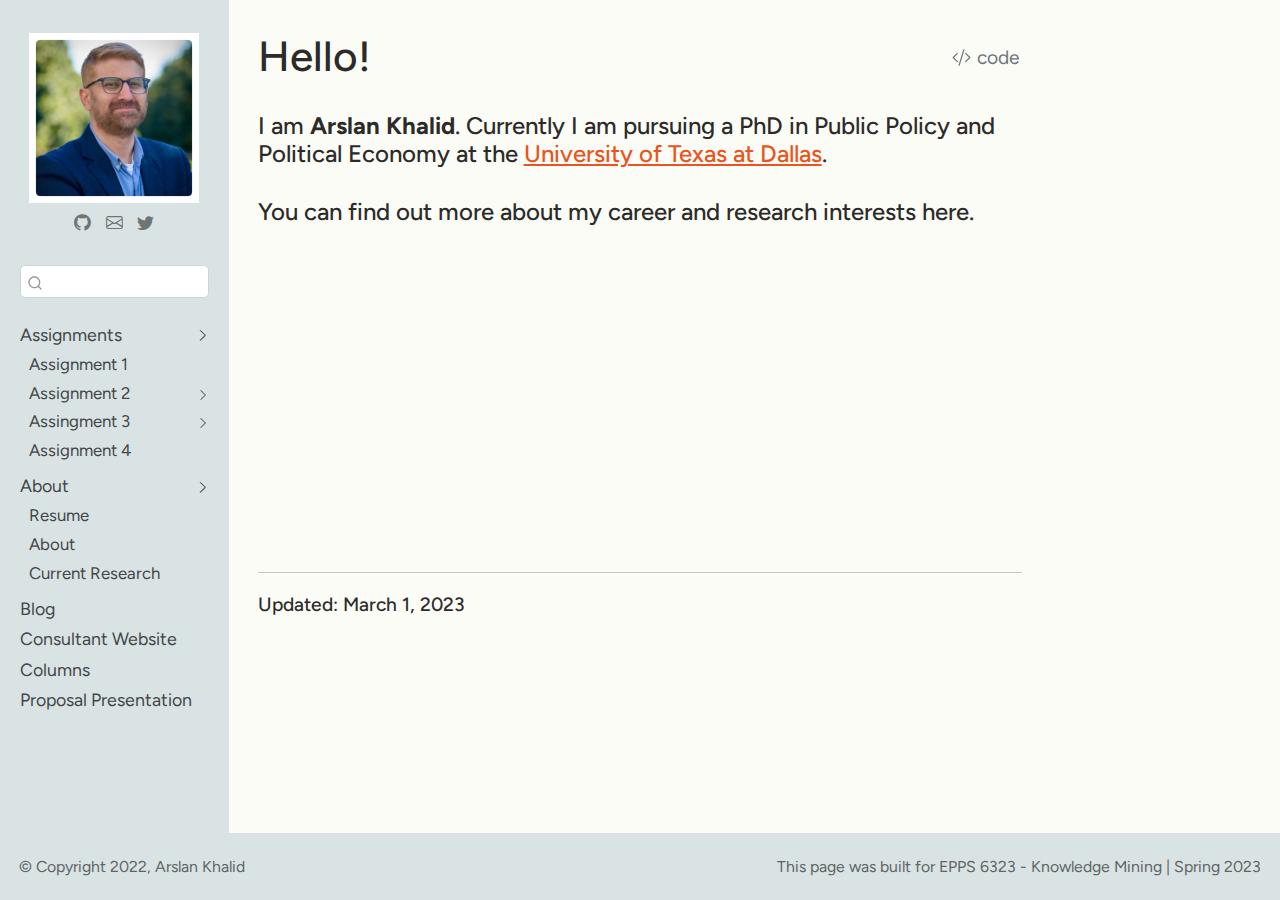
<file: index.html>
<!DOCTYPE html>
<html xmlns="http://www.w3.org/1999/xhtml" lang="en" xml:lang="en"><head>

<meta charset="utf-8">
<meta name="generator" content="quarto-1.2.269">

<meta name="viewport" content="width=device-width, initial-scale=1.0, user-scalable=yes">


<title>Arslan Khalid - Hello!</title>
<style>
code{white-space: pre-wrap;}
span.smallcaps{font-variant: small-caps;}
div.columns{display: flex; gap: min(4vw, 1.5em);}
div.column{flex: auto; overflow-x: auto;}
div.hanging-indent{margin-left: 1.5em; text-indent: -1.5em;}
ul.task-list{list-style: none;}
ul.task-list li input[type="checkbox"] {
  width: 0.8em;
  margin: 0 0.8em 0.2em -1.6em;
  vertical-align: middle;
}
pre > code.sourceCode { white-space: pre; position: relative; }
pre > code.sourceCode > span { display: inline-block; line-height: 1.25; }
pre > code.sourceCode > span:empty { height: 1.2em; }
.sourceCode { overflow: visible; }
code.sourceCode > span { color: inherit; text-decoration: inherit; }
div.sourceCode { margin: 1em 0; }
pre.sourceCode { margin: 0; }
@media screen {
div.sourceCode { overflow: auto; }
}
@media print {
pre > code.sourceCode { white-space: pre-wrap; }
pre > code.sourceCode > span { text-indent: -5em; padding-left: 5em; }
}
pre.numberSource code
  { counter-reset: source-line 0; }
pre.numberSource code > span
  { position: relative; left: -4em; counter-increment: source-line; }
pre.numberSource code > span > a:first-child::before
  { content: counter(source-line);
    position: relative; left: -1em; text-align: right; vertical-align: baseline;
    border: none; display: inline-block;
    -webkit-touch-callout: none; -webkit-user-select: none;
    -khtml-user-select: none; -moz-user-select: none;
    -ms-user-select: none; user-select: none;
    padding: 0 4px; width: 4em;
    color: #aaaaaa;
  }
pre.numberSource { margin-left: 3em; border-left: 1px solid #aaaaaa;  padding-left: 4px; }
div.sourceCode
  {   }
@media screen {
pre > code.sourceCode > span > a:first-child::before { text-decoration: underline; }
}
code span.al { color: #ff0000; font-weight: bold; } /* Alert */
code span.an { color: #60a0b0; font-weight: bold; font-style: italic; } /* Annotation */
code span.at { color: #7d9029; } /* Attribute */
code span.bn { color: #40a070; } /* BaseN */
code span.bu { color: #008000; } /* BuiltIn */
code span.cf { color: #007020; font-weight: bold; } /* ControlFlow */
code span.ch { color: #4070a0; } /* Char */
code span.cn { color: #880000; } /* Constant */
code span.co { color: #60a0b0; font-style: italic; } /* Comment */
code span.cv { color: #60a0b0; font-weight: bold; font-style: italic; } /* CommentVar */
code span.do { color: #ba2121; font-style: italic; } /* Documentation */
code span.dt { color: #902000; } /* DataType */
code span.dv { color: #40a070; } /* DecVal */
code span.er { color: #ff0000; font-weight: bold; } /* Error */
code span.ex { } /* Extension */
code span.fl { color: #40a070; } /* Float */
code span.fu { color: #06287e; } /* Function */
code span.im { color: #008000; font-weight: bold; } /* Import */
code span.in { color: #60a0b0; font-weight: bold; font-style: italic; } /* Information */
code span.kw { color: #007020; font-weight: bold; } /* Keyword */
code span.op { color: #666666; } /* Operator */
code span.ot { color: #007020; } /* Other */
code span.pp { color: #bc7a00; } /* Preprocessor */
code span.sc { color: #4070a0; } /* SpecialChar */
code span.ss { color: #bb6688; } /* SpecialString */
code span.st { color: #4070a0; } /* String */
code span.va { color: #19177c; } /* Variable */
code span.vs { color: #4070a0; } /* VerbatimString */
code span.wa { color: #60a0b0; font-weight: bold; font-style: italic; } /* Warning */
</style>


<script src="site_libs/quarto-nav/quarto-nav.js"></script>
<script src="site_libs/clipboard/clipboard.min.js"></script>
<script src="site_libs/quarto-search/autocomplete.umd.js"></script>
<script src="site_libs/quarto-search/fuse.min.js"></script>
<script src="site_libs/quarto-search/quarto-search.js"></script>
<meta name="quarto:offset" content="./">
<script src="site_libs/quarto-html/quarto.js"></script>
<script src="site_libs/quarto-html/popper.min.js"></script>
<script src="site_libs/quarto-html/tippy.umd.min.js"></script>
<script src="site_libs/quarto-html/anchor.min.js"></script>
<link href="site_libs/quarto-html/tippy.css" rel="stylesheet">
<link href="site_libs/quarto-html/quarto-syntax-highlighting.css" rel="stylesheet" id="quarto-text-highlighting-styles">
<script src="site_libs/bootstrap/bootstrap.min.js"></script>
<link href="site_libs/bootstrap/bootstrap-icons.css" rel="stylesheet">
<link href="site_libs/bootstrap/bootstrap.min.css" rel="stylesheet" id="quarto-bootstrap" data-mode="light">
<script id="quarto-search-options" type="application/json">{
  "location": "sidebar",
  "copy-button": false,
  "collapse-after": 3,
  "panel-placement": "start",
  "type": "textbox",
  "limit": 20,
  "language": {
    "search-no-results-text": "No results",
    "search-matching-documents-text": "matching documents",
    "search-copy-link-title": "Copy link to search",
    "search-hide-matches-text": "Hide additional matches",
    "search-more-match-text": "more match in this document",
    "search-more-matches-text": "more matches in this document",
    "search-clear-button-title": "Clear",
    "search-detached-cancel-button-title": "Cancel",
    "search-submit-button-title": "Submit"
  }
}</script>
<link href="https://fonts.googleapis.com/css2?family=Figtree:ital,wght@0,400;0,700;0,800;1,400;1,700&amp;family=Spectral:ital,wght@0,500;0,800;1,500;1,800&amp;family=Ubuntu+Mono&amp;display=swap" rel="stylesheet">


<meta name="twitter:title" content="Arslan Khalid - Hello!">
<meta name="twitter:description" content="">
<meta name="twitter:image" content="https://arslank87.wixsite.com/arslankhalid/images/logo_image2.jpeg">
<meta name="twitter:creator" content="@arslan_k">
<meta name="twitter:card" content="summary_large_image">
</head>

<body class="nav-sidebar docked">

<div id="quarto-search-results"></div>
  <header id="quarto-header" class="headroom fixed-top">
  <nav class="quarto-secondary-nav" data-bs-toggle="collapse" data-bs-target="#quarto-sidebar" aria-controls="quarto-sidebar" aria-expanded="false" aria-label="Toggle sidebar navigation" onclick="if (window.quartoToggleHeadroom) { window.quartoToggleHeadroom(); }">
    <div class="container-fluid d-flex justify-content-between">
      <h1 class="quarto-secondary-nav-title">Hello!</h1>
      <button type="button" class="quarto-btn-toggle btn" aria-label="Show secondary navigation">
        <i class="bi bi-chevron-right"></i>
      </button>
    </div>
  </nav>
</header>
<!-- content -->
<div id="quarto-content" class="quarto-container page-columns page-rows-contents page-layout-article">
<!-- sidebar -->
  <nav id="quarto-sidebar" class="sidebar collapse sidebar-navigation docked overflow-auto">
    <div class="pt-lg-2 mt-2 text-center sidebar-header">
      <a href="./index.html" class="sidebar-logo-link">
      <img src="./images/logo_image2.jpeg" alt="" class="sidebar-logo py-0 d-lg-inline d-none">
      </a>
      <div class="sidebar-tools-main tools-wide">
    <a href="https://github.com/arslankhalid-1" title="My GitHub" class="sidebar-tool px-1"><i class="bi bi-github"></i></a>
    <a href="mailto:arslan.khalid@utdallas.edu" title="Email" class="sidebar-tool px-1"><i class="bi bi-envelope"></i></a>
    <a href="https://twitter.com/arslan_k" title="Twitter" class="sidebar-tool px-1"><i class="bi bi-twitter"></i></a>
</div>
      </div>
      <div class="mt-2 flex-shrink-0 align-items-center">
        <div class="sidebar-search">
        <div id="quarto-search" class="" title="Search"></div>
        </div>
      </div>
    <div class="sidebar-menu-container"> 
    <ul class="list-unstyled mt-1">
        <li class="sidebar-item sidebar-item-section">
      <div class="sidebar-item-container"> 
            <a class="sidebar-item-text sidebar-link text-start" data-bs-toggle="collapse" data-bs-target="#quarto-sidebar-section-1" aria-expanded="true">Assignments</a>
          <a class="sidebar-item-toggle text-start" data-bs-toggle="collapse" data-bs-target="#quarto-sidebar-section-1" aria-expanded="true">
            <i class="bi bi-chevron-right ms-2"></i>
          </a> 
      </div>
      <ul id="quarto-sidebar-section-1" class="collapse list-unstyled sidebar-section depth1 show">  
          <li class="sidebar-item">
  <div class="sidebar-item-container"> 
  <a href="./assign_01.qmd" class="sidebar-item-text sidebar-link">Assignment 1</a>
  </div>
</li>
          <li class="sidebar-item sidebar-item-section">
      <div class="sidebar-item-container"> 
            <a class="sidebar-item-text sidebar-link text-start collapsed" data-bs-toggle="collapse" data-bs-target="#quarto-sidebar-section-2" aria-expanded="false">Assignment 2</a>
          <a class="sidebar-item-toggle text-start collapsed" data-bs-toggle="collapse" data-bs-target="#quarto-sidebar-section-2" aria-expanded="false">
            <i class="bi bi-chevron-right ms-2"></i>
          </a> 
      </div>
      <ul id="quarto-sidebar-section-2" class="collapse list-unstyled sidebar-section depth2 ">  
          <li class="sidebar-item">
  <div class="sidebar-item-container"> 
  <a href="./assign_02.html" class="sidebar-item-text sidebar-link">Lab 01 &amp; 02</a>
  </div>
</li>
          <li class="sidebar-item">
  <div class="sidebar-item-container"> 
  <a href="./assign_02b.html" class="sidebar-item-text sidebar-link">Data Analysis</a>
  </div>
</li>
      </ul>
  </li>
          <li class="sidebar-item sidebar-item-section">
      <div class="sidebar-item-container"> 
            <a class="sidebar-item-text sidebar-link text-start collapsed" data-bs-toggle="collapse" data-bs-target="#quarto-sidebar-section-3" aria-expanded="false">Assingment 3</a>
          <a class="sidebar-item-toggle text-start collapsed" data-bs-toggle="collapse" data-bs-target="#quarto-sidebar-section-3" aria-expanded="false">
            <i class="bi bi-chevron-right ms-2"></i>
          </a> 
      </div>
      <ul id="quarto-sidebar-section-3" class="collapse list-unstyled sidebar-section depth2 ">  
          <li class="sidebar-item">
  <div class="sidebar-item-container"> 
  <a href="./lab_03.html" class="sidebar-item-text sidebar-link">Lab 03</a>
  </div>
</li>
          <li class="sidebar-item">
  <div class="sidebar-item-container"> 
  <a href="./assign_03.html" class="sidebar-item-text sidebar-link">Data Analysis</a>
  </div>
</li>
      </ul>
  </li>
          <li class="sidebar-item">
  <div class="sidebar-item-container"> 
  <a href="./assign_04.html" class="sidebar-item-text sidebar-link">Assignment 4</a>
  </div>
</li>
      </ul>
  </li>
        <li class="sidebar-item sidebar-item-section">
      <div class="sidebar-item-container"> 
            <a class="sidebar-item-text sidebar-link text-start" data-bs-toggle="collapse" data-bs-target="#quarto-sidebar-section-4" aria-expanded="true">About</a>
          <a class="sidebar-item-toggle text-start" data-bs-toggle="collapse" data-bs-target="#quarto-sidebar-section-4" aria-expanded="true">
            <i class="bi bi-chevron-right ms-2"></i>
          </a> 
      </div>
      <ul id="quarto-sidebar-section-4" class="collapse list-unstyled sidebar-section depth1 show">  
          <li class="sidebar-item">
  <div class="sidebar-item-container"> 
  <a href="./CV_Arslan_Khalid_2022.pdf" class="sidebar-item-text sidebar-link">Resume</a>
  </div>
</li>
          <li class="sidebar-item">
  <div class="sidebar-item-container"> 
  <a href="./about.html" class="sidebar-item-text sidebar-link">About</a>
  </div>
</li>
          <li class="sidebar-item">
  <div class="sidebar-item-container"> 
  <a href="./research.qmd" class="sidebar-item-text sidebar-link">Current Research</a>
  </div>
</li>
      </ul>
  </li>
        <li class="sidebar-item">
  <div class="sidebar-item-container"> 
  <a href="./blog.qmd" class="sidebar-item-text sidebar-link">Blog</a>
  </div>
</li>
        <li class="sidebar-item">
  <div class="sidebar-item-container"> 
  <a href="https://arslank87.wixsite.com/arslankhalid" class="sidebar-item-text sidebar-link">Consultant Website</a>
  </div>
</li>
        <li class="sidebar-item">
  <div class="sidebar-item-container"> 
  <a href="https://archive.pakistantoday.com.pk/author/arslan-khalid/" class="sidebar-item-text sidebar-link">Columns</a>
  </div>
</li>
        <li class="sidebar-item">
  <div class="sidebar-item-container"> 
  <a href="https://docs.google.com/presentation/d/1LbaYy7zfQw6VAe-A1KnsgW6zwcfnFS6NwtBz4391u-s/edit?usp=sharing" class="sidebar-item-text sidebar-link">Proposal Presentation</a>
  </div>
</li>
    </ul>
    </div>
</nav>
<!-- margin-sidebar -->
    <div id="quarto-margin-sidebar" class="sidebar margin-sidebar">
        
    </div>
<!-- main -->
<main class="content" id="quarto-document-content">

<header id="title-block-header" class="quarto-title-block default">
<div class="quarto-title">
<div class="quarto-title-block"><div><h1 class="title d-none d-lg-block">Hello!</h1><button type="button" class="btn code-tools-button" id="quarto-code-tools-source"><i class="bi"></i> code</button></div></div>
</div>



<div class="quarto-title-meta">

    
  
    
  </div>
  

</header>

<section id="i-am-arslan-khalid.-currently-i-am-pursuing-a-phd-in-public-policy-and-political-economy-at-the-university-of-texas-at-dallas." class="level4">
<h4 class="anchored" data-anchor-id="i-am-arslan-khalid.-currently-i-am-pursuing-a-phd-in-public-policy-and-political-economy-at-the-university-of-texas-at-dallas.">I am <strong>Arslan Khalid</strong>. Currently I am pursuing a PhD in Public Policy and Political Economy at the <a href="https://epps.utdallas.edu/phd-students/arslan-khalid/" title="Arslan at EPPS">University of Texas at Dallas</a>.</h4>
</section>
<section id="you-can-find-out-more-about-my-career-and-research-interests-here." class="level4">
<h4 class="anchored" data-anchor-id="you-can-find-out-more-about-my-career-and-research-interests-here.">You can find out more about my career and research interests here.</h4>
<p><br>
<br>
<br>
<br>
<br>
<br>
<br>
<br>
<br>
<br>
<br>
</p>
<hr>
<section id="updated-march-1-2023" class="level6">
<h6 class="anchored" data-anchor-id="updated-march-1-2023">Updated: March 1, 2023</h6>


<!-- -->

</section>
</section>

</main> <!-- /main -->
<script id="quarto-html-after-body" type="application/javascript">
window.document.addEventListener("DOMContentLoaded", function (event) {
  const toggleBodyColorMode = (bsSheetEl) => {
    const mode = bsSheetEl.getAttribute("data-mode");
    const bodyEl = window.document.querySelector("body");
    if (mode === "dark") {
      bodyEl.classList.add("quarto-dark");
      bodyEl.classList.remove("quarto-light");
    } else {
      bodyEl.classList.add("quarto-light");
      bodyEl.classList.remove("quarto-dark");
    }
  }
  const toggleBodyColorPrimary = () => {
    const bsSheetEl = window.document.querySelector("link#quarto-bootstrap");
    if (bsSheetEl) {
      toggleBodyColorMode(bsSheetEl);
    }
  }
  toggleBodyColorPrimary();  
  const icon = "";
  const anchorJS = new window.AnchorJS();
  anchorJS.options = {
    placement: 'right',
    icon: icon
  };
  anchorJS.add('.anchored');
  const clipboard = new window.ClipboardJS('.code-copy-button', {
    target: function(trigger) {
      return trigger.previousElementSibling;
    }
  });
  clipboard.on('success', function(e) {
    // button target
    const button = e.trigger;
    // don't keep focus
    button.blur();
    // flash "checked"
    button.classList.add('code-copy-button-checked');
    var currentTitle = button.getAttribute("title");
    button.setAttribute("title", "Copied!");
    let tooltip;
    if (window.bootstrap) {
      button.setAttribute("data-bs-toggle", "tooltip");
      button.setAttribute("data-bs-placement", "left");
      button.setAttribute("data-bs-title", "Copied!");
      tooltip = new bootstrap.Tooltip(button, 
        { trigger: "manual", 
          customClass: "code-copy-button-tooltip",
          offset: [0, -8]});
      tooltip.show();    
    }
    setTimeout(function() {
      if (tooltip) {
        tooltip.hide();
        button.removeAttribute("data-bs-title");
        button.removeAttribute("data-bs-toggle");
        button.removeAttribute("data-bs-placement");
      }
      button.setAttribute("title", currentTitle);
      button.classList.remove('code-copy-button-checked');
    }, 1000);
    // clear code selection
    e.clearSelection();
  });
  const viewSource = window.document.getElementById('quarto-view-source') ||
                     window.document.getElementById('quarto-code-tools-source');
  if (viewSource) {
    const sourceUrl = viewSource.getAttribute("data-quarto-source-url");
    viewSource.addEventListener("click", function(e) {
      if (sourceUrl) {
        // rstudio viewer pane
        if (/\bcapabilities=\b/.test(window.location)) {
          window.open(sourceUrl);
        } else {
          window.location.href = sourceUrl;
        }
      } else {
        const modal = new bootstrap.Modal(document.getElementById('quarto-embedded-source-code-modal'));
        modal.show();
      }
      return false;
    });
  }
  function toggleCodeHandler(show) {
    return function(e) {
      const detailsSrc = window.document.querySelectorAll(".cell > details > .sourceCode");
      for (let i=0; i<detailsSrc.length; i++) {
        const details = detailsSrc[i].parentElement;
        if (show) {
          details.open = true;
        } else {
          details.removeAttribute("open");
        }
      }
      const cellCodeDivs = window.document.querySelectorAll(".cell > .sourceCode");
      const fromCls = show ? "hidden" : "unhidden";
      const toCls = show ? "unhidden" : "hidden";
      for (let i=0; i<cellCodeDivs.length; i++) {
        const codeDiv = cellCodeDivs[i];
        if (codeDiv.classList.contains(fromCls)) {
          codeDiv.classList.remove(fromCls);
          codeDiv.classList.add(toCls);
        } 
      }
      return false;
    }
  }
  const hideAllCode = window.document.getElementById("quarto-hide-all-code");
  if (hideAllCode) {
    hideAllCode.addEventListener("click", toggleCodeHandler(false));
  }
  const showAllCode = window.document.getElementById("quarto-show-all-code");
  if (showAllCode) {
    showAllCode.addEventListener("click", toggleCodeHandler(true));
  }
  function tippyHover(el, contentFn) {
    const config = {
      allowHTML: true,
      content: contentFn,
      maxWidth: 500,
      delay: 100,
      arrow: false,
      appendTo: function(el) {
          return el.parentElement;
      },
      interactive: true,
      interactiveBorder: 10,
      theme: 'quarto',
      placement: 'bottom-start'
    };
    window.tippy(el, config); 
  }
  const noterefs = window.document.querySelectorAll('a[role="doc-noteref"]');
  for (var i=0; i<noterefs.length; i++) {
    const ref = noterefs[i];
    tippyHover(ref, function() {
      // use id or data attribute instead here
      let href = ref.getAttribute('data-footnote-href') || ref.getAttribute('href');
      try { href = new URL(href).hash; } catch {}
      const id = href.replace(/^#\/?/, "");
      const note = window.document.getElementById(id);
      return note.innerHTML;
    });
  }
  const findCites = (el) => {
    const parentEl = el.parentElement;
    if (parentEl) {
      const cites = parentEl.dataset.cites;
      if (cites) {
        return {
          el,
          cites: cites.split(' ')
        };
      } else {
        return findCites(el.parentElement)
      }
    } else {
      return undefined;
    }
  };
  var bibliorefs = window.document.querySelectorAll('a[role="doc-biblioref"]');
  for (var i=0; i<bibliorefs.length; i++) {
    const ref = bibliorefs[i];
    const citeInfo = findCites(ref);
    if (citeInfo) {
      tippyHover(citeInfo.el, function() {
        var popup = window.document.createElement('div');
        citeInfo.cites.forEach(function(cite) {
          var citeDiv = window.document.createElement('div');
          citeDiv.classList.add('hanging-indent');
          citeDiv.classList.add('csl-entry');
          var biblioDiv = window.document.getElementById('ref-' + cite);
          if (biblioDiv) {
            citeDiv.innerHTML = biblioDiv.innerHTML;
          }
          popup.appendChild(citeDiv);
        });
        return popup.innerHTML;
      });
    }
  }
});
</script><div class="modal fade" id="quarto-embedded-source-code-modal" tabindex="-1" aria-labelledby="quarto-embedded-source-code-modal-label" aria-hidden="true"><div class="modal-dialog modal-dialog-scrollable"><div class="modal-content"><div class="modal-header"><h5 class="modal-title" id="quarto-embedded-source-code-modal-label">Source Code</h5><button class="btn-close" data-bs-dismiss="modal"></button></div><div class="modal-body"><div class="">
<div class="sourceCode" id="cb1" data-shortcodes="false"><pre class="sourceCode markdown code-with-copy"><code class="sourceCode markdown"><span id="cb1-1"><a href="#cb1-1" aria-hidden="true" tabindex="-1"></a><span class="co">---</span></span>
<span id="cb1-2"><a href="#cb1-2" aria-hidden="true" tabindex="-1"></a><span class="an">title:</span><span class="co"> "Hello!"</span></span>
<span id="cb1-3"><a href="#cb1-3" aria-hidden="true" tabindex="-1"></a><span class="an">backgroundcolor:</span><span class="co"> "#FCFCF6"</span></span>
<span id="cb1-4"><a href="#cb1-4" aria-hidden="true" tabindex="-1"></a><span class="an">linestretch:</span><span class="co"> 1.5</span></span>
<span id="cb1-5"><a href="#cb1-5" aria-hidden="true" tabindex="-1"></a><span class="co">---</span></span>
<span id="cb1-6"><a href="#cb1-6" aria-hidden="true" tabindex="-1"></a></span>
<span id="cb1-7"><a href="#cb1-7" aria-hidden="true" tabindex="-1"></a><span class="fu">#### I am **Arslan Khalid**. Currently I am pursuing a PhD in Public Policy and Political Economy at the [University of Texas at Dallas](https://epps.utdallas.edu/phd-students/arslan-khalid/ "Arslan at EPPS").</span></span>
<span id="cb1-8"><a href="#cb1-8" aria-hidden="true" tabindex="-1"></a></span>
<span id="cb1-9"><a href="#cb1-9" aria-hidden="true" tabindex="-1"></a><span class="fu">#### You can find out more about my career and research interests here.</span></span>
<span id="cb1-10"><a href="#cb1-10" aria-hidden="true" tabindex="-1"></a></span>
<span id="cb1-11"><a href="#cb1-11" aria-hidden="true" tabindex="-1"></a>\</span>
<span id="cb1-12"><a href="#cb1-12" aria-hidden="true" tabindex="-1"></a>\</span>
<span id="cb1-13"><a href="#cb1-13" aria-hidden="true" tabindex="-1"></a>\</span>
<span id="cb1-14"><a href="#cb1-14" aria-hidden="true" tabindex="-1"></a>\</span>
<span id="cb1-15"><a href="#cb1-15" aria-hidden="true" tabindex="-1"></a>\</span>
<span id="cb1-16"><a href="#cb1-16" aria-hidden="true" tabindex="-1"></a>\</span>
<span id="cb1-17"><a href="#cb1-17" aria-hidden="true" tabindex="-1"></a>\</span>
<span id="cb1-18"><a href="#cb1-18" aria-hidden="true" tabindex="-1"></a>\</span>
<span id="cb1-19"><a href="#cb1-19" aria-hidden="true" tabindex="-1"></a>\</span>
<span id="cb1-20"><a href="#cb1-20" aria-hidden="true" tabindex="-1"></a>\</span>
<span id="cb1-21"><a href="#cb1-21" aria-hidden="true" tabindex="-1"></a>\</span>
<span id="cb1-22"><a href="#cb1-22" aria-hidden="true" tabindex="-1"></a></span>
<span id="cb1-23"><a href="#cb1-23" aria-hidden="true" tabindex="-1"></a>------------------------------------------------------------------------</span>
<span id="cb1-24"><a href="#cb1-24" aria-hidden="true" tabindex="-1"></a></span>
<span id="cb1-25"><a href="#cb1-25" aria-hidden="true" tabindex="-1"></a><span class="fu">###### Updated: March 1, 2023</span></span></code><button title="Copy to Clipboard" class="code-copy-button"><i class="bi"></i></button></pre></div>
</div></div></div></div></div>
</div> <!-- /content -->
<footer class="footer">
  <div class="nav-footer">
    <div class="nav-footer-left">© Copyright 2022, Arslan Khalid</div>   
    <div class="nav-footer-right">This page was built for EPPS 6323 - Knowledge Mining | Spring 2023</div>
  </div>
</footer>



</body></html>
</file>
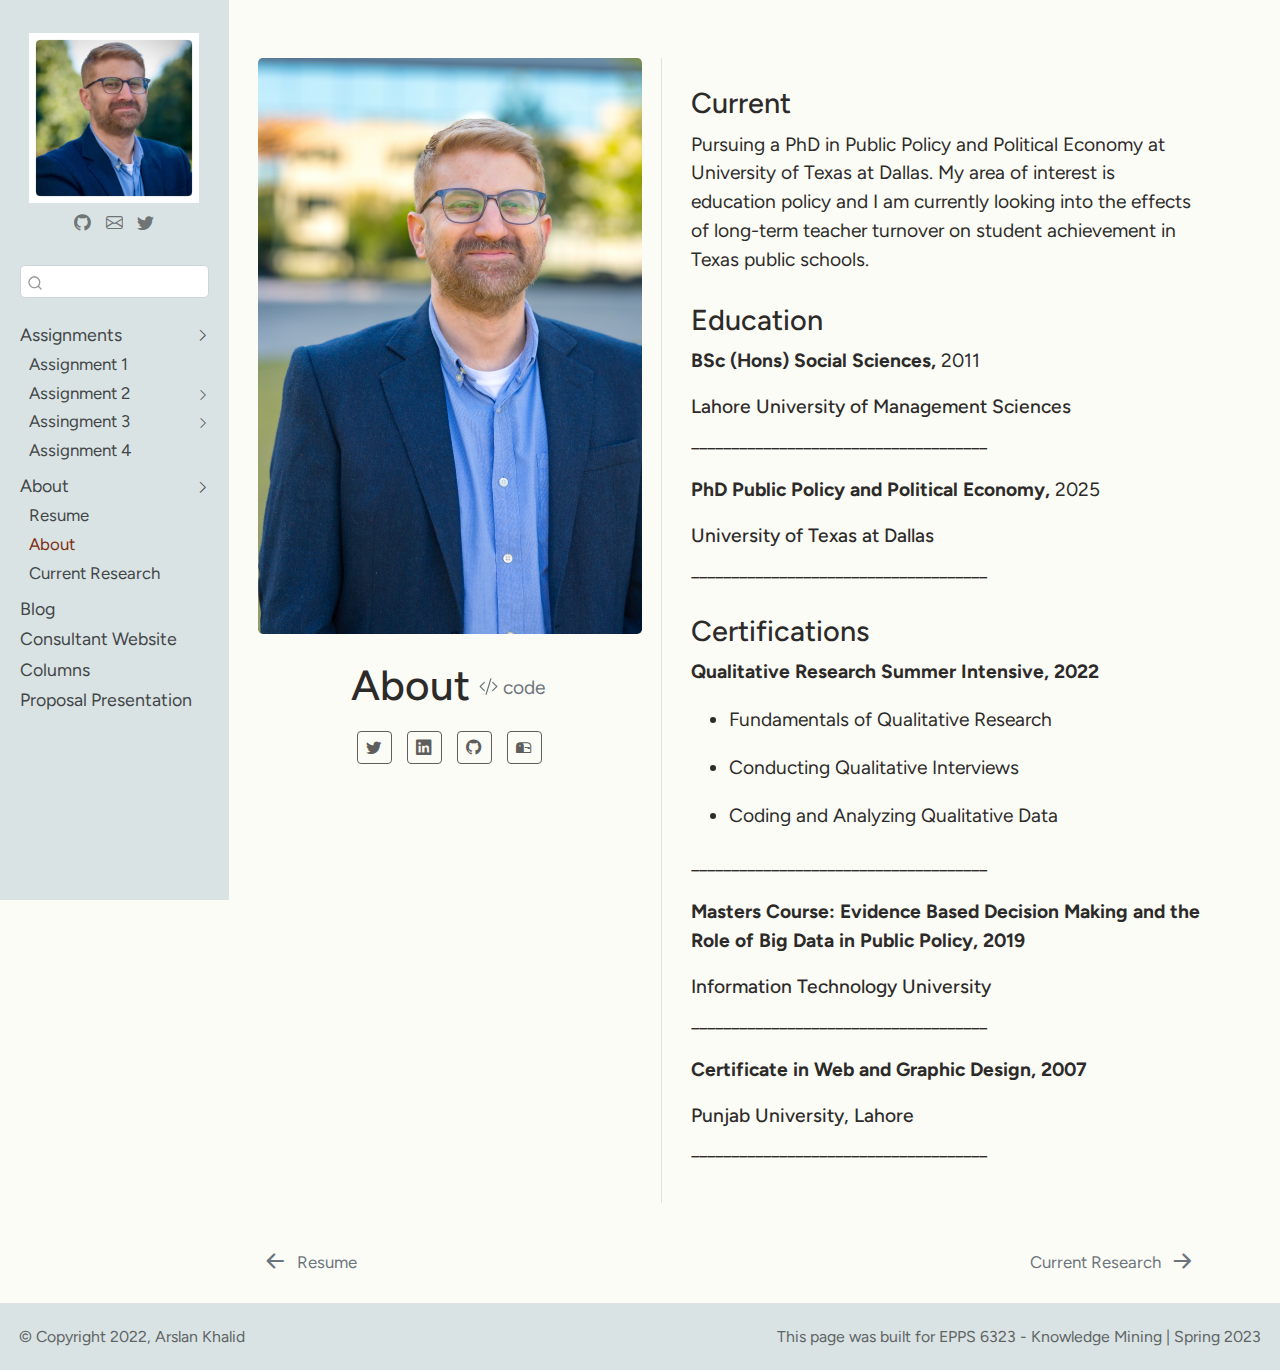
<file: about.html>
<!DOCTYPE html>
<html xmlns="http://www.w3.org/1999/xhtml" lang="en" xml:lang="en"><head>

<meta charset="utf-8">
<meta name="generator" content="quarto-1.2.269">

<meta name="viewport" content="width=device-width, initial-scale=1.0, user-scalable=yes">


<title>Arslan Khalid - About</title>
<style>
code{white-space: pre-wrap;}
span.smallcaps{font-variant: small-caps;}
div.columns{display: flex; gap: min(4vw, 1.5em);}
div.column{flex: auto; overflow-x: auto;}
div.hanging-indent{margin-left: 1.5em; text-indent: -1.5em;}
ul.task-list{list-style: none;}
ul.task-list li input[type="checkbox"] {
  width: 0.8em;
  margin: 0 0.8em 0.2em -1.6em;
  vertical-align: middle;
}
pre > code.sourceCode { white-space: pre; position: relative; }
pre > code.sourceCode > span { display: inline-block; line-height: 1.25; }
pre > code.sourceCode > span:empty { height: 1.2em; }
.sourceCode { overflow: visible; }
code.sourceCode > span { color: inherit; text-decoration: inherit; }
div.sourceCode { margin: 1em 0; }
pre.sourceCode { margin: 0; }
@media screen {
div.sourceCode { overflow: auto; }
}
@media print {
pre > code.sourceCode { white-space: pre-wrap; }
pre > code.sourceCode > span { text-indent: -5em; padding-left: 5em; }
}
pre.numberSource code
  { counter-reset: source-line 0; }
pre.numberSource code > span
  { position: relative; left: -4em; counter-increment: source-line; }
pre.numberSource code > span > a:first-child::before
  { content: counter(source-line);
    position: relative; left: -1em; text-align: right; vertical-align: baseline;
    border: none; display: inline-block;
    -webkit-touch-callout: none; -webkit-user-select: none;
    -khtml-user-select: none; -moz-user-select: none;
    -ms-user-select: none; user-select: none;
    padding: 0 4px; width: 4em;
    color: #aaaaaa;
  }
pre.numberSource { margin-left: 3em; border-left: 1px solid #aaaaaa;  padding-left: 4px; }
div.sourceCode
  {   }
@media screen {
pre > code.sourceCode > span > a:first-child::before { text-decoration: underline; }
}
code span.al { color: #ff0000; font-weight: bold; } /* Alert */
code span.an { color: #60a0b0; font-weight: bold; font-style: italic; } /* Annotation */
code span.at { color: #7d9029; } /* Attribute */
code span.bn { color: #40a070; } /* BaseN */
code span.bu { color: #008000; } /* BuiltIn */
code span.cf { color: #007020; font-weight: bold; } /* ControlFlow */
code span.ch { color: #4070a0; } /* Char */
code span.cn { color: #880000; } /* Constant */
code span.co { color: #60a0b0; font-style: italic; } /* Comment */
code span.cv { color: #60a0b0; font-weight: bold; font-style: italic; } /* CommentVar */
code span.do { color: #ba2121; font-style: italic; } /* Documentation */
code span.dt { color: #902000; } /* DataType */
code span.dv { color: #40a070; } /* DecVal */
code span.er { color: #ff0000; font-weight: bold; } /* Error */
code span.ex { } /* Extension */
code span.fl { color: #40a070; } /* Float */
code span.fu { color: #06287e; } /* Function */
code span.im { color: #008000; font-weight: bold; } /* Import */
code span.in { color: #60a0b0; font-weight: bold; font-style: italic; } /* Information */
code span.kw { color: #007020; font-weight: bold; } /* Keyword */
code span.op { color: #666666; } /* Operator */
code span.ot { color: #007020; } /* Other */
code span.pp { color: #bc7a00; } /* Preprocessor */
code span.sc { color: #4070a0; } /* SpecialChar */
code span.ss { color: #bb6688; } /* SpecialString */
code span.st { color: #4070a0; } /* String */
code span.va { color: #19177c; } /* Variable */
code span.vs { color: #4070a0; } /* VerbatimString */
code span.wa { color: #60a0b0; font-weight: bold; font-style: italic; } /* Warning */
</style>


<script src="site_libs/quarto-nav/quarto-nav.js"></script>
<script src="site_libs/clipboard/clipboard.min.js"></script>
<script src="site_libs/quarto-search/autocomplete.umd.js"></script>
<script src="site_libs/quarto-search/fuse.min.js"></script>
<script src="site_libs/quarto-search/quarto-search.js"></script>
<meta name="quarto:offset" content="./">
<link href="./research.html" rel="next">
<link href="./CV_Arslan_Khalid_2022.pdf" rel="prev">
<script src="site_libs/quarto-html/quarto.js"></script>
<script src="site_libs/quarto-html/popper.min.js"></script>
<script src="site_libs/quarto-html/tippy.umd.min.js"></script>
<link href="site_libs/quarto-html/tippy.css" rel="stylesheet">
<link href="site_libs/quarto-html/quarto-syntax-highlighting.css" rel="stylesheet" id="quarto-text-highlighting-styles">
<script src="site_libs/bootstrap/bootstrap.min.js"></script>
<link href="site_libs/bootstrap/bootstrap-icons.css" rel="stylesheet">
<link href="site_libs/bootstrap/bootstrap.min.css" rel="stylesheet" id="quarto-bootstrap" data-mode="light">
<script id="quarto-search-options" type="application/json">{
  "location": "sidebar",
  "copy-button": false,
  "collapse-after": 3,
  "panel-placement": "start",
  "type": "textbox",
  "limit": 20,
  "language": {
    "search-no-results-text": "No results",
    "search-matching-documents-text": "matching documents",
    "search-copy-link-title": "Copy link to search",
    "search-hide-matches-text": "Hide additional matches",
    "search-more-match-text": "more match in this document",
    "search-more-matches-text": "more matches in this document",
    "search-clear-button-title": "Clear",
    "search-detached-cancel-button-title": "Cancel",
    "search-submit-button-title": "Submit"
  }
}</script>
<link href="https://fonts.googleapis.com/css2?family=Figtree:ital,wght@0,400;0,700;0,800;1,400;1,700&amp;family=Spectral:ital,wght@0,500;0,800;1,500;1,800&amp;family=Ubuntu+Mono&amp;display=swap" rel="stylesheet">


<meta name="twitter:title" content="Arslan Khalid - About">
<meta name="twitter:description" content="Pursuing a PhD in Public Policy and Political Economy at University of Texas at Dallas.">
<meta name="twitter:image" content="https://arslank87.wixsite.com/arslankhalid/images/logo_image2.jpeg">
<meta name="twitter:creator" content="@arslan_k">
<meta name="twitter:card" content="summary_large_image">
</head>

<body class="nav-sidebar docked fullcontent">

<div id="quarto-search-results"></div>
  <header id="quarto-header" class="headroom fixed-top">
  <nav class="quarto-secondary-nav" data-bs-toggle="collapse" data-bs-target="#quarto-sidebar" aria-controls="quarto-sidebar" aria-expanded="false" aria-label="Toggle sidebar navigation" onclick="if (window.quartoToggleHeadroom) { window.quartoToggleHeadroom(); }">
    <div class="container-fluid d-flex justify-content-between">
      <h1 class="quarto-secondary-nav-title">About</h1>
      <button type="button" class="quarto-btn-toggle btn" aria-label="Show secondary navigation">
        <i class="bi bi-chevron-right"></i>
      </button>
    </div>
  </nav>
</header>
<!-- content -->
<div id="quarto-content" class="quarto-container page-columns page-rows-contents page-layout-article">
<!-- sidebar -->
  <nav id="quarto-sidebar" class="sidebar collapse sidebar-navigation docked overflow-auto">
    <div class="pt-lg-2 mt-2 text-center sidebar-header">
      <a href="./index.html" class="sidebar-logo-link">
      <img src="./images/logo_image2.jpeg" alt="" class="sidebar-logo py-0 d-lg-inline d-none">
      </a>
      <div class="sidebar-tools-main tools-wide">
    <a href="https://github.com/arslankhalid-1" title="My GitHub" class="sidebar-tool px-1"><i class="bi bi-github"></i></a>
    <a href="mailto:arslan.khalid@utdallas.edu" title="Email" class="sidebar-tool px-1"><i class="bi bi-envelope"></i></a>
    <a href="https://twitter.com/arslan_k" title="Twitter" class="sidebar-tool px-1"><i class="bi bi-twitter"></i></a>
</div>
      </div>
      <div class="mt-2 flex-shrink-0 align-items-center">
        <div class="sidebar-search">
        <div id="quarto-search" class="" title="Search"></div>
        </div>
      </div>
    <div class="sidebar-menu-container"> 
    <ul class="list-unstyled mt-1">
        <li class="sidebar-item sidebar-item-section">
      <div class="sidebar-item-container"> 
            <a class="sidebar-item-text sidebar-link text-start" data-bs-toggle="collapse" data-bs-target="#quarto-sidebar-section-1" aria-expanded="true">Assignments</a>
          <a class="sidebar-item-toggle text-start" data-bs-toggle="collapse" data-bs-target="#quarto-sidebar-section-1" aria-expanded="true">
            <i class="bi bi-chevron-right ms-2"></i>
          </a> 
      </div>
      <ul id="quarto-sidebar-section-1" class="collapse list-unstyled sidebar-section depth1 show">  
          <li class="sidebar-item">
  <div class="sidebar-item-container"> 
  <a href="./assign_01.qmd" class="sidebar-item-text sidebar-link">Assignment 1</a>
  </div>
</li>
          <li class="sidebar-item sidebar-item-section">
      <div class="sidebar-item-container"> 
            <a class="sidebar-item-text sidebar-link text-start collapsed" data-bs-toggle="collapse" data-bs-target="#quarto-sidebar-section-2" aria-expanded="false">Assignment 2</a>
          <a class="sidebar-item-toggle text-start collapsed" data-bs-toggle="collapse" data-bs-target="#quarto-sidebar-section-2" aria-expanded="false">
            <i class="bi bi-chevron-right ms-2"></i>
          </a> 
      </div>
      <ul id="quarto-sidebar-section-2" class="collapse list-unstyled sidebar-section depth2 ">  
          <li class="sidebar-item">
  <div class="sidebar-item-container"> 
  <a href="./assign_02.html" class="sidebar-item-text sidebar-link">Lab 01 &amp; 02</a>
  </div>
</li>
          <li class="sidebar-item">
  <div class="sidebar-item-container"> 
  <a href="./assign_02b.html" class="sidebar-item-text sidebar-link">Data Analysis</a>
  </div>
</li>
      </ul>
  </li>
          <li class="sidebar-item sidebar-item-section">
      <div class="sidebar-item-container"> 
            <a class="sidebar-item-text sidebar-link text-start collapsed" data-bs-toggle="collapse" data-bs-target="#quarto-sidebar-section-3" aria-expanded="false">Assingment 3</a>
          <a class="sidebar-item-toggle text-start collapsed" data-bs-toggle="collapse" data-bs-target="#quarto-sidebar-section-3" aria-expanded="false">
            <i class="bi bi-chevron-right ms-2"></i>
          </a> 
      </div>
      <ul id="quarto-sidebar-section-3" class="collapse list-unstyled sidebar-section depth2 ">  
          <li class="sidebar-item">
  <div class="sidebar-item-container"> 
  <a href="./lab_03.html" class="sidebar-item-text sidebar-link">Lab 03</a>
  </div>
</li>
          <li class="sidebar-item">
  <div class="sidebar-item-container"> 
  <a href="./assign_03.html" class="sidebar-item-text sidebar-link">Data Analysis</a>
  </div>
</li>
      </ul>
  </li>
          <li class="sidebar-item">
  <div class="sidebar-item-container"> 
  <a href="./assign_04.html" class="sidebar-item-text sidebar-link">Assignment 4</a>
  </div>
</li>
      </ul>
  </li>
        <li class="sidebar-item sidebar-item-section">
      <div class="sidebar-item-container"> 
            <a class="sidebar-item-text sidebar-link text-start" data-bs-toggle="collapse" data-bs-target="#quarto-sidebar-section-4" aria-expanded="true">About</a>
          <a class="sidebar-item-toggle text-start" data-bs-toggle="collapse" data-bs-target="#quarto-sidebar-section-4" aria-expanded="true">
            <i class="bi bi-chevron-right ms-2"></i>
          </a> 
      </div>
      <ul id="quarto-sidebar-section-4" class="collapse list-unstyled sidebar-section depth1 show">  
          <li class="sidebar-item">
  <div class="sidebar-item-container"> 
  <a href="./CV_Arslan_Khalid_2022.pdf" class="sidebar-item-text sidebar-link">Resume</a>
  </div>
</li>
          <li class="sidebar-item">
  <div class="sidebar-item-container"> 
  <a href="./about.html" class="sidebar-item-text sidebar-link active">About</a>
  </div>
</li>
          <li class="sidebar-item">
  <div class="sidebar-item-container"> 
  <a href="./research.html" class="sidebar-item-text sidebar-link">Current Research</a>
  </div>
</li>
      </ul>
  </li>
        <li class="sidebar-item">
  <div class="sidebar-item-container"> 
  <a href="./blog.qmd" class="sidebar-item-text sidebar-link">Blog</a>
  </div>
</li>
        <li class="sidebar-item">
  <div class="sidebar-item-container"> 
  <a href="https://arslank87.wixsite.com/arslankhalid" class="sidebar-item-text sidebar-link">Consultant Website</a>
  </div>
</li>
        <li class="sidebar-item">
  <div class="sidebar-item-container"> 
  <a href="https://archive.pakistantoday.com.pk/author/arslan-khalid/" class="sidebar-item-text sidebar-link">Columns</a>
  </div>
</li>
        <li class="sidebar-item">
  <div class="sidebar-item-container"> 
  <a href="https://docs.google.com/presentation/d/1LbaYy7zfQw6VAe-A1KnsgW6zwcfnFS6NwtBz4391u-s/edit?usp=sharing" class="sidebar-item-text sidebar-link">Proposal Presentation</a>
  </div>
</li>
    </ul>
    </div>
</nav>
<!-- margin-sidebar -->
    
<!-- main -->
<div class="quarto-about-trestles">
  <div class="about-entity">
    <img src="images/main_photo.jpeg" class="about-image
  rounded " style="width: 20em;">
<header id="title-block-header" class="quarto-title-block default">
<div class="quarto-title">
<div class="quarto-title-block"><div><h1 class="title d-none d-lg-block">About</h1><button type="button" class="btn code-tools-button" id="quarto-code-tools-source"><i class="bi"></i> code</button></div></div>
</div>
<div class="quarto-title-meta">
  </div>
</header>
    <div class="about-links">
  <a href="https://twitter.com/arslan_k" class="about-link">
    <i class="bi bi-twitter"></i>
     <span class="about-link-text"></span>
  </a>
  <a href="https://www.linkedin.com/in/arslan-khalid-60b4499a/" class="about-link">
    <i class="bi bi-linkedin"></i>
     <span class="about-link-text"></span>
  </a>
  <a href="https://github.com/arslankhalid-1" class="about-link">
    <i class="bi bi-github"></i>
     <span class="about-link-text"></span>
  </a>
  <a href="mailto:arslan.khalid@utdallas.edu" class="about-link">
    <i class="bi bi-mailbox2"></i>
     <span class="about-link-text"></span>
  </a>
</div>
  </div>
  <div class="about-contents"><main class="content" id="quarto-document-content">
<section id="current" class="level3">
<h3 data-anchor-id="current">Current</h3>
<p>Pursuing a PhD in Public Policy and Political Economy at University of Texas at Dallas. My area of interest is education policy and I am currently looking into the effects of long-term teacher turnover on student achievement in Texas public schools.</p>
</section>
<section id="education" class="level3">
<h3 data-anchor-id="education">Education</h3>
<p><strong>BSc (Hons) Social Sciences,</strong> 2011</p>
<section id="lahore-university-of-management-sciences" class="level6">
<h6 data-anchor-id="lahore-university-of-management-sciences">Lahore University of Management Sciences</h6>
<p>_____________________________________</p>
<p><strong>PhD Public Policy and Political Economy,</strong> 2025</p>
</section>
<section id="university-of-texas-at-dallas" class="level6">
<h6 data-anchor-id="university-of-texas-at-dallas">University of Texas at Dallas</h6>
<p>_____________________________________</p>
</section>
</section>
<section id="certifications" class="level3">
<h3 data-anchor-id="certifications">Certifications</h3>
<p><strong>Qualitative Research Summer Intensive, 2022</strong></p>
<ul>
<li><p>Fundamentals of Qualitative Research</p></li>
<li><p>Conducting Qualitative Interviews</p></li>
<li><p>Coding and Analyzing Qualitative Data</p></li>
</ul>
<p>_____________________________________</p>
<p><strong>Masters Course: Evidence Based Decision Making and the Role of Big Data in Public Policy, 2019</strong></p>
<section id="information-technology-university" class="level6">
<h6 data-anchor-id="information-technology-university">Information Technology University</h6>
<p>_____________________________________</p>
<p><strong>Certificate in Web and Graphic Design, 2007</strong></p>
</section>
<section id="punjab-university-lahore" class="level6">
<h6 data-anchor-id="punjab-university-lahore">Punjab University, Lahore</h6>
<p>_____________________________________</p>


<!-- -->
</section>
</section>
</main></div>
</div>
 <!-- /main -->
<script id="quarto-html-after-body" type="application/javascript">
window.document.addEventListener("DOMContentLoaded", function (event) {
  const toggleBodyColorMode = (bsSheetEl) => {
    const mode = bsSheetEl.getAttribute("data-mode");
    const bodyEl = window.document.querySelector("body");
    if (mode === "dark") {
      bodyEl.classList.add("quarto-dark");
      bodyEl.classList.remove("quarto-light");
    } else {
      bodyEl.classList.add("quarto-light");
      bodyEl.classList.remove("quarto-dark");
    }
  }
  const toggleBodyColorPrimary = () => {
    const bsSheetEl = window.document.querySelector("link#quarto-bootstrap");
    if (bsSheetEl) {
      toggleBodyColorMode(bsSheetEl);
    }
  }
  toggleBodyColorPrimary();  
  const clipboard = new window.ClipboardJS('.code-copy-button', {
    target: function(trigger) {
      return trigger.previousElementSibling;
    }
  });
  clipboard.on('success', function(e) {
    // button target
    const button = e.trigger;
    // don't keep focus
    button.blur();
    // flash "checked"
    button.classList.add('code-copy-button-checked');
    var currentTitle = button.getAttribute("title");
    button.setAttribute("title", "Copied!");
    let tooltip;
    if (window.bootstrap) {
      button.setAttribute("data-bs-toggle", "tooltip");
      button.setAttribute("data-bs-placement", "left");
      button.setAttribute("data-bs-title", "Copied!");
      tooltip = new bootstrap.Tooltip(button, 
        { trigger: "manual", 
          customClass: "code-copy-button-tooltip",
          offset: [0, -8]});
      tooltip.show();    
    }
    setTimeout(function() {
      if (tooltip) {
        tooltip.hide();
        button.removeAttribute("data-bs-title");
        button.removeAttribute("data-bs-toggle");
        button.removeAttribute("data-bs-placement");
      }
      button.setAttribute("title", currentTitle);
      button.classList.remove('code-copy-button-checked');
    }, 1000);
    // clear code selection
    e.clearSelection();
  });
  const viewSource = window.document.getElementById('quarto-view-source') ||
                     window.document.getElementById('quarto-code-tools-source');
  if (viewSource) {
    const sourceUrl = viewSource.getAttribute("data-quarto-source-url");
    viewSource.addEventListener("click", function(e) {
      if (sourceUrl) {
        // rstudio viewer pane
        if (/\bcapabilities=\b/.test(window.location)) {
          window.open(sourceUrl);
        } else {
          window.location.href = sourceUrl;
        }
      } else {
        const modal = new bootstrap.Modal(document.getElementById('quarto-embedded-source-code-modal'));
        modal.show();
      }
      return false;
    });
  }
  function toggleCodeHandler(show) {
    return function(e) {
      const detailsSrc = window.document.querySelectorAll(".cell > details > .sourceCode");
      for (let i=0; i<detailsSrc.length; i++) {
        const details = detailsSrc[i].parentElement;
        if (show) {
          details.open = true;
        } else {
          details.removeAttribute("open");
        }
      }
      const cellCodeDivs = window.document.querySelectorAll(".cell > .sourceCode");
      const fromCls = show ? "hidden" : "unhidden";
      const toCls = show ? "unhidden" : "hidden";
      for (let i=0; i<cellCodeDivs.length; i++) {
        const codeDiv = cellCodeDivs[i];
        if (codeDiv.classList.contains(fromCls)) {
          codeDiv.classList.remove(fromCls);
          codeDiv.classList.add(toCls);
        } 
      }
      return false;
    }
  }
  const hideAllCode = window.document.getElementById("quarto-hide-all-code");
  if (hideAllCode) {
    hideAllCode.addEventListener("click", toggleCodeHandler(false));
  }
  const showAllCode = window.document.getElementById("quarto-show-all-code");
  if (showAllCode) {
    showAllCode.addEventListener("click", toggleCodeHandler(true));
  }
  function tippyHover(el, contentFn) {
    const config = {
      allowHTML: true,
      content: contentFn,
      maxWidth: 500,
      delay: 100,
      arrow: false,
      appendTo: function(el) {
          return el.parentElement;
      },
      interactive: true,
      interactiveBorder: 10,
      theme: 'quarto',
      placement: 'bottom-start'
    };
    window.tippy(el, config); 
  }
  const noterefs = window.document.querySelectorAll('a[role="doc-noteref"]');
  for (var i=0; i<noterefs.length; i++) {
    const ref = noterefs[i];
    tippyHover(ref, function() {
      // use id or data attribute instead here
      let href = ref.getAttribute('data-footnote-href') || ref.getAttribute('href');
      try { href = new URL(href).hash; } catch {}
      const id = href.replace(/^#\/?/, "");
      const note = window.document.getElementById(id);
      return note.innerHTML;
    });
  }
  const findCites = (el) => {
    const parentEl = el.parentElement;
    if (parentEl) {
      const cites = parentEl.dataset.cites;
      if (cites) {
        return {
          el,
          cites: cites.split(' ')
        };
      } else {
        return findCites(el.parentElement)
      }
    } else {
      return undefined;
    }
  };
  var bibliorefs = window.document.querySelectorAll('a[role="doc-biblioref"]');
  for (var i=0; i<bibliorefs.length; i++) {
    const ref = bibliorefs[i];
    const citeInfo = findCites(ref);
    if (citeInfo) {
      tippyHover(citeInfo.el, function() {
        var popup = window.document.createElement('div');
        citeInfo.cites.forEach(function(cite) {
          var citeDiv = window.document.createElement('div');
          citeDiv.classList.add('hanging-indent');
          citeDiv.classList.add('csl-entry');
          var biblioDiv = window.document.getElementById('ref-' + cite);
          if (biblioDiv) {
            citeDiv.innerHTML = biblioDiv.innerHTML;
          }
          popup.appendChild(citeDiv);
        });
        return popup.innerHTML;
      });
    }
  }
});
</script>
<nav class="page-navigation">
  <div class="nav-page nav-page-previous">
      <a href="./CV_Arslan_Khalid_2022.pdf" class="pagination-link">
        <i class="bi bi-arrow-left-short"></i> <span class="nav-page-text">Resume</span>
      </a>          
  </div>
  <div class="nav-page nav-page-next">
      <a href="./research.html" class="pagination-link">
        <span class="nav-page-text">Current Research</span> <i class="bi bi-arrow-right-short"></i>
      </a>
  </div>
</nav><div class="modal fade" id="quarto-embedded-source-code-modal" tabindex="-1" aria-labelledby="quarto-embedded-source-code-modal-label" aria-hidden="true"><div class="modal-dialog modal-dialog-scrollable"><div class="modal-content"><div class="modal-header"><h5 class="modal-title" id="quarto-embedded-source-code-modal-label">Source Code</h5><button class="btn-close" data-bs-dismiss="modal"></button></div><div class="modal-body"><div class="">
<div class="sourceCode" id="cb1" data-shortcodes="false"><pre class="sourceCode markdown code-with-copy"><code class="sourceCode markdown"><span id="cb1-1"><a href="#cb1-1" aria-hidden="true" tabindex="-1"></a><span class="co">---</span></span>
<span id="cb1-2"><a href="#cb1-2" aria-hidden="true" tabindex="-1"></a><span class="an">title:</span><span class="co"> "About"</span></span>
<span id="cb1-3"><a href="#cb1-3" aria-hidden="true" tabindex="-1"></a><span class="an">backgroundcolor:</span><span class="co"> "#FCFCF6"</span></span>
<span id="cb1-4"><a href="#cb1-4" aria-hidden="true" tabindex="-1"></a><span class="an">image:</span><span class="co"> images/main_photo.jpeg</span></span>
<span id="cb1-5"><a href="#cb1-5" aria-hidden="true" tabindex="-1"></a><span class="an">about:</span></span>
<span id="cb1-6"><a href="#cb1-6" aria-hidden="true" tabindex="-1"></a><span class="co">  template: trestles</span></span>
<span id="cb1-7"><a href="#cb1-7" aria-hidden="true" tabindex="-1"></a><span class="co">  links:</span></span>
<span id="cb1-8"><a href="#cb1-8" aria-hidden="true" tabindex="-1"></a><span class="co">    - icon: twitter</span></span>
<span id="cb1-9"><a href="#cb1-9" aria-hidden="true" tabindex="-1"></a><span class="co">      href: https://twitter.com/arslan_k</span></span>
<span id="cb1-10"><a href="#cb1-10" aria-hidden="true" tabindex="-1"></a><span class="co">    - icon: linkedin</span></span>
<span id="cb1-11"><a href="#cb1-11" aria-hidden="true" tabindex="-1"></a><span class="co">      href: https://www.linkedin.com/in/arslan-khalid-60b4499a/</span></span>
<span id="cb1-12"><a href="#cb1-12" aria-hidden="true" tabindex="-1"></a><span class="co">    - icon: github</span></span>
<span id="cb1-13"><a href="#cb1-13" aria-hidden="true" tabindex="-1"></a><span class="co">      href: https://github.com/arslankhalid-1</span></span>
<span id="cb1-14"><a href="#cb1-14" aria-hidden="true" tabindex="-1"></a><span class="co">    - icon: mailbox2</span></span>
<span id="cb1-15"><a href="#cb1-15" aria-hidden="true" tabindex="-1"></a><span class="co">      href: mailto:arslan.khalid@utdallas.edu</span></span>
<span id="cb1-16"><a href="#cb1-16" aria-hidden="true" tabindex="-1"></a><span class="co">---</span></span>
<span id="cb1-17"><a href="#cb1-17" aria-hidden="true" tabindex="-1"></a></span>
<span id="cb1-18"><a href="#cb1-18" aria-hidden="true" tabindex="-1"></a><span class="fu">### Current</span></span>
<span id="cb1-19"><a href="#cb1-19" aria-hidden="true" tabindex="-1"></a></span>
<span id="cb1-20"><a href="#cb1-20" aria-hidden="true" tabindex="-1"></a>Pursuing a PhD in Public Policy and Political Economy at University of Texas at Dallas. My area of interest is education policy and I am currently looking into the effects of long-term teacher turnover on student achievement in Texas public schools.</span>
<span id="cb1-21"><a href="#cb1-21" aria-hidden="true" tabindex="-1"></a></span>
<span id="cb1-22"><a href="#cb1-22" aria-hidden="true" tabindex="-1"></a><span class="fu">### Education</span></span>
<span id="cb1-23"><a href="#cb1-23" aria-hidden="true" tabindex="-1"></a></span>
<span id="cb1-24"><a href="#cb1-24" aria-hidden="true" tabindex="-1"></a>**BSc (Hons) Social Sciences,** 2011</span>
<span id="cb1-25"><a href="#cb1-25" aria-hidden="true" tabindex="-1"></a></span>
<span id="cb1-26"><a href="#cb1-26" aria-hidden="true" tabindex="-1"></a><span class="fu">###### Lahore University of Management Sciences</span></span>
<span id="cb1-27"><a href="#cb1-27" aria-hidden="true" tabindex="-1"></a></span>
<span id="cb1-28"><a href="#cb1-28" aria-hidden="true" tabindex="-1"></a><span class="sc">\_\_\_\_\_\_\_\_\_\_\_\_\_\_\_\_\_\_\_\_\_\_\_\_\_\_\_\_\_\_\_\_\_\_\_\_\_</span></span>
<span id="cb1-29"><a href="#cb1-29" aria-hidden="true" tabindex="-1"></a></span>
<span id="cb1-30"><a href="#cb1-30" aria-hidden="true" tabindex="-1"></a>**PhD Public Policy and Political Economy,** 2025</span>
<span id="cb1-31"><a href="#cb1-31" aria-hidden="true" tabindex="-1"></a></span>
<span id="cb1-32"><a href="#cb1-32" aria-hidden="true" tabindex="-1"></a><span class="fu">###### University of Texas at Dallas</span></span>
<span id="cb1-33"><a href="#cb1-33" aria-hidden="true" tabindex="-1"></a></span>
<span id="cb1-34"><a href="#cb1-34" aria-hidden="true" tabindex="-1"></a><span class="sc">\_\_\_\_\_\_\_\_\_\_\_\_\_\_\_\_\_\_\_\_\_\_\_\_\_\_\_\_\_\_\_\_\_\_\_\_\_</span></span>
<span id="cb1-35"><a href="#cb1-35" aria-hidden="true" tabindex="-1"></a></span>
<span id="cb1-36"><a href="#cb1-36" aria-hidden="true" tabindex="-1"></a><span class="fu">### Certifications</span></span>
<span id="cb1-37"><a href="#cb1-37" aria-hidden="true" tabindex="-1"></a></span>
<span id="cb1-38"><a href="#cb1-38" aria-hidden="true" tabindex="-1"></a>**Qualitative Research Summer Intensive, 2022**</span>
<span id="cb1-39"><a href="#cb1-39" aria-hidden="true" tabindex="-1"></a></span>
<span id="cb1-40"><a href="#cb1-40" aria-hidden="true" tabindex="-1"></a><span class="ss">-   </span>Fundamentals of Qualitative Research</span>
<span id="cb1-41"><a href="#cb1-41" aria-hidden="true" tabindex="-1"></a></span>
<span id="cb1-42"><a href="#cb1-42" aria-hidden="true" tabindex="-1"></a><span class="ss">-   </span>Conducting Qualitative Interviews</span>
<span id="cb1-43"><a href="#cb1-43" aria-hidden="true" tabindex="-1"></a></span>
<span id="cb1-44"><a href="#cb1-44" aria-hidden="true" tabindex="-1"></a><span class="ss">-   </span>Coding and Analyzing Qualitative Data</span>
<span id="cb1-45"><a href="#cb1-45" aria-hidden="true" tabindex="-1"></a></span>
<span id="cb1-46"><a href="#cb1-46" aria-hidden="true" tabindex="-1"></a><span class="sc">\_\_\_\_\_\_\_\_\_\_\_\_\_\_\_\_\_\_\_\_\_\_\_\_\_\_\_\_\_\_\_\_\_\_\_\_\_</span></span>
<span id="cb1-47"><a href="#cb1-47" aria-hidden="true" tabindex="-1"></a></span>
<span id="cb1-48"><a href="#cb1-48" aria-hidden="true" tabindex="-1"></a>**Masters Course: Evidence Based Decision Making and the Role of Big Data in Public Policy, 2019**</span>
<span id="cb1-49"><a href="#cb1-49" aria-hidden="true" tabindex="-1"></a></span>
<span id="cb1-50"><a href="#cb1-50" aria-hidden="true" tabindex="-1"></a><span class="fu">###### Information Technology University</span></span>
<span id="cb1-51"><a href="#cb1-51" aria-hidden="true" tabindex="-1"></a></span>
<span id="cb1-52"><a href="#cb1-52" aria-hidden="true" tabindex="-1"></a><span class="sc">\_\_\_\_\_\_\_\_\_\_\_\_\_\_\_\_\_\_\_\_\_\_\_\_\_\_\_\_\_\_\_\_\_\_\_\_\_</span></span>
<span id="cb1-53"><a href="#cb1-53" aria-hidden="true" tabindex="-1"></a></span>
<span id="cb1-54"><a href="#cb1-54" aria-hidden="true" tabindex="-1"></a>**Certificate in Web and Graphic Design, 2007**</span>
<span id="cb1-55"><a href="#cb1-55" aria-hidden="true" tabindex="-1"></a></span>
<span id="cb1-56"><a href="#cb1-56" aria-hidden="true" tabindex="-1"></a><span class="fu">###### Punjab University, Lahore</span></span>
<span id="cb1-57"><a href="#cb1-57" aria-hidden="true" tabindex="-1"></a></span>
<span id="cb1-58"><a href="#cb1-58" aria-hidden="true" tabindex="-1"></a><span class="sc">\_\_\_\_\_\_\_\_\_\_\_\_\_\_\_\_\_\_\_\_\_\_\_\_\_\_\_\_\_\_\_\_\_\_\_\_\_</span></span></code><button title="Copy to Clipboard" class="code-copy-button"><i class="bi"></i></button></pre></div>
</div></div></div></div></div>
</div> <!-- /content -->
<footer class="footer">
  <div class="nav-footer">
    <div class="nav-footer-left">© Copyright 2022, Arslan Khalid</div>   
    <div class="nav-footer-right">This page was built for EPPS 6323 - Knowledge Mining | Spring 2023</div>
  </div>
</footer>



</body></html>
</file>
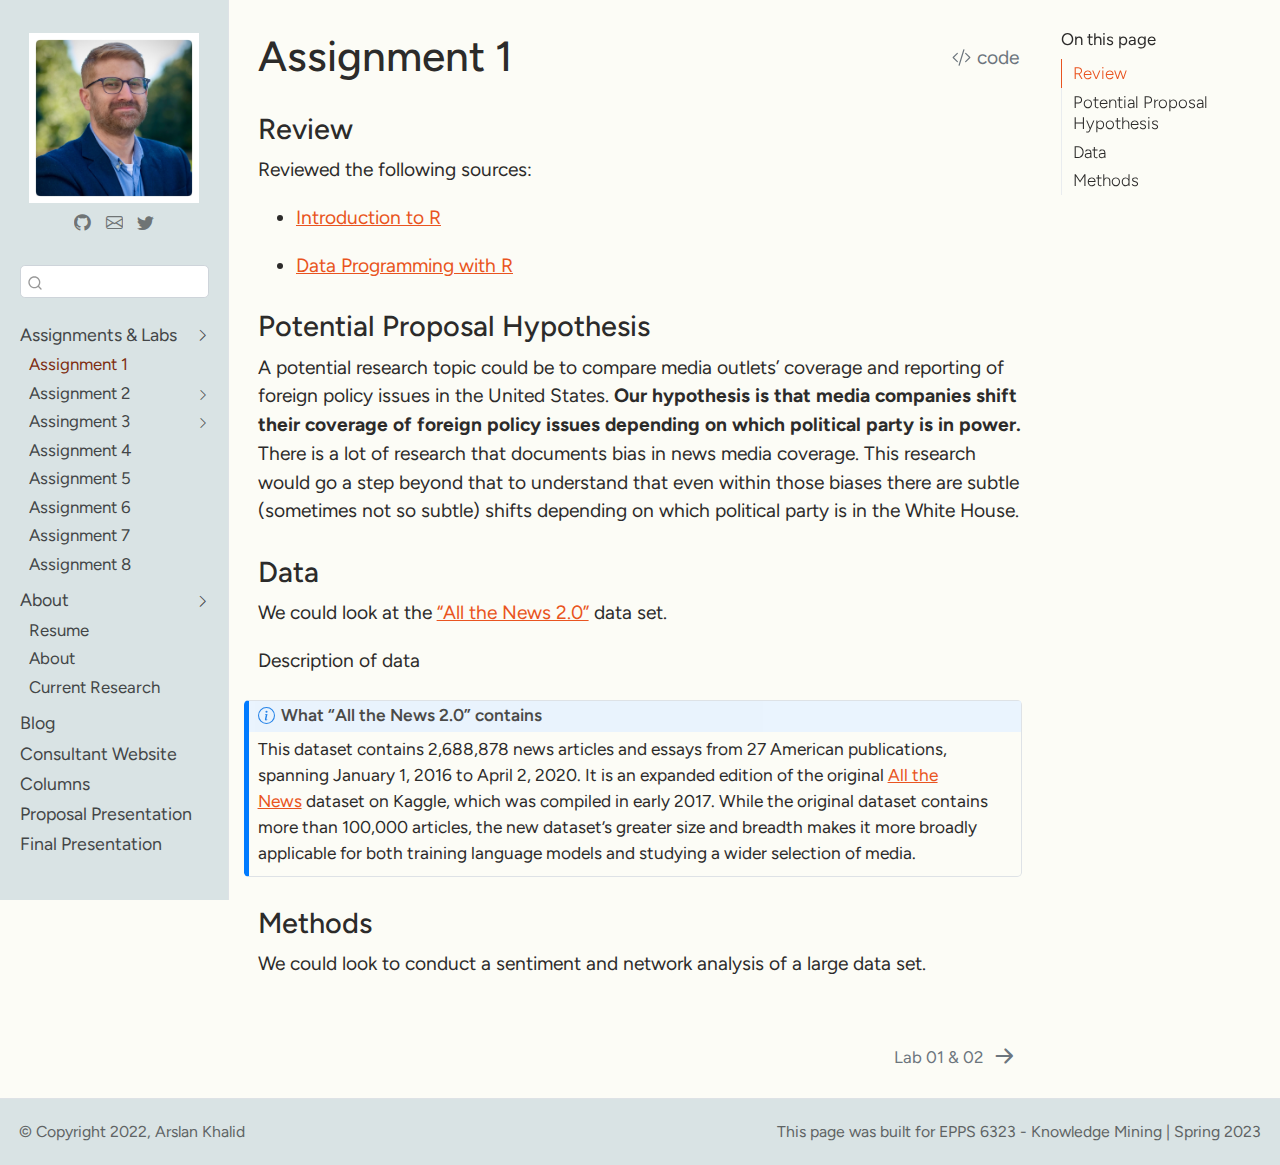
<file: assign_01.html>
<!DOCTYPE html>
<html xmlns="http://www.w3.org/1999/xhtml" lang="en" xml:lang="en"><head>

<meta charset="utf-8">
<meta name="generator" content="quarto-1.2.269">

<meta name="viewport" content="width=device-width, initial-scale=1.0, user-scalable=yes">


<title>Arslan Khalid - Assignment 1</title>
<style>
code{white-space: pre-wrap;}
span.smallcaps{font-variant: small-caps;}
div.columns{display: flex; gap: min(4vw, 1.5em);}
div.column{flex: auto; overflow-x: auto;}
div.hanging-indent{margin-left: 1.5em; text-indent: -1.5em;}
ul.task-list{list-style: none;}
ul.task-list li input[type="checkbox"] {
  width: 0.8em;
  margin: 0 0.8em 0.2em -1.6em;
  vertical-align: middle;
}
pre > code.sourceCode { white-space: pre; position: relative; }
pre > code.sourceCode > span { display: inline-block; line-height: 1.25; }
pre > code.sourceCode > span:empty { height: 1.2em; }
.sourceCode { overflow: visible; }
code.sourceCode > span { color: inherit; text-decoration: inherit; }
div.sourceCode { margin: 1em 0; }
pre.sourceCode { margin: 0; }
@media screen {
div.sourceCode { overflow: auto; }
}
@media print {
pre > code.sourceCode { white-space: pre-wrap; }
pre > code.sourceCode > span { text-indent: -5em; padding-left: 5em; }
}
pre.numberSource code
  { counter-reset: source-line 0; }
pre.numberSource code > span
  { position: relative; left: -4em; counter-increment: source-line; }
pre.numberSource code > span > a:first-child::before
  { content: counter(source-line);
    position: relative; left: -1em; text-align: right; vertical-align: baseline;
    border: none; display: inline-block;
    -webkit-touch-callout: none; -webkit-user-select: none;
    -khtml-user-select: none; -moz-user-select: none;
    -ms-user-select: none; user-select: none;
    padding: 0 4px; width: 4em;
    color: #aaaaaa;
  }
pre.numberSource { margin-left: 3em; border-left: 1px solid #aaaaaa;  padding-left: 4px; }
div.sourceCode
  {   }
@media screen {
pre > code.sourceCode > span > a:first-child::before { text-decoration: underline; }
}
code span.al { color: #ff0000; font-weight: bold; } /* Alert */
code span.an { color: #60a0b0; font-weight: bold; font-style: italic; } /* Annotation */
code span.at { color: #7d9029; } /* Attribute */
code span.bn { color: #40a070; } /* BaseN */
code span.bu { color: #008000; } /* BuiltIn */
code span.cf { color: #007020; font-weight: bold; } /* ControlFlow */
code span.ch { color: #4070a0; } /* Char */
code span.cn { color: #880000; } /* Constant */
code span.co { color: #60a0b0; font-style: italic; } /* Comment */
code span.cv { color: #60a0b0; font-weight: bold; font-style: italic; } /* CommentVar */
code span.do { color: #ba2121; font-style: italic; } /* Documentation */
code span.dt { color: #902000; } /* DataType */
code span.dv { color: #40a070; } /* DecVal */
code span.er { color: #ff0000; font-weight: bold; } /* Error */
code span.ex { } /* Extension */
code span.fl { color: #40a070; } /* Float */
code span.fu { color: #06287e; } /* Function */
code span.im { color: #008000; font-weight: bold; } /* Import */
code span.in { color: #60a0b0; font-weight: bold; font-style: italic; } /* Information */
code span.kw { color: #007020; font-weight: bold; } /* Keyword */
code span.op { color: #666666; } /* Operator */
code span.ot { color: #007020; } /* Other */
code span.pp { color: #bc7a00; } /* Preprocessor */
code span.sc { color: #4070a0; } /* SpecialChar */
code span.ss { color: #bb6688; } /* SpecialString */
code span.st { color: #4070a0; } /* String */
code span.va { color: #19177c; } /* Variable */
code span.vs { color: #4070a0; } /* VerbatimString */
code span.wa { color: #60a0b0; font-weight: bold; font-style: italic; } /* Warning */
</style>


<script src="site_libs/quarto-nav/quarto-nav.js"></script>
<script src="site_libs/clipboard/clipboard.min.js"></script>
<script src="site_libs/quarto-search/autocomplete.umd.js"></script>
<script src="site_libs/quarto-search/fuse.min.js"></script>
<script src="site_libs/quarto-search/quarto-search.js"></script>
<meta name="quarto:offset" content="./">
<link href="./assign_02.html" rel="next">
<script src="site_libs/quarto-html/quarto.js"></script>
<script src="site_libs/quarto-html/popper.min.js"></script>
<script src="site_libs/quarto-html/tippy.umd.min.js"></script>
<script src="site_libs/quarto-html/anchor.min.js"></script>
<link href="site_libs/quarto-html/tippy.css" rel="stylesheet">
<link href="site_libs/quarto-html/quarto-syntax-highlighting.css" rel="stylesheet" id="quarto-text-highlighting-styles">
<script src="site_libs/bootstrap/bootstrap.min.js"></script>
<link href="site_libs/bootstrap/bootstrap-icons.css" rel="stylesheet">
<link href="site_libs/bootstrap/bootstrap.min.css" rel="stylesheet" id="quarto-bootstrap" data-mode="light">
<script id="quarto-search-options" type="application/json">{
  "location": "sidebar",
  "copy-button": false,
  "collapse-after": 3,
  "panel-placement": "start",
  "type": "textbox",
  "limit": 20,
  "language": {
    "search-no-results-text": "No results",
    "search-matching-documents-text": "matching documents",
    "search-copy-link-title": "Copy link to search",
    "search-hide-matches-text": "Hide additional matches",
    "search-more-match-text": "more match in this document",
    "search-more-matches-text": "more matches in this document",
    "search-clear-button-title": "Clear",
    "search-detached-cancel-button-title": "Cancel",
    "search-submit-button-title": "Submit"
  }
}</script>
<link href="https://fonts.googleapis.com/css2?family=Figtree:ital,wght@0,400;0,700;0,800;1,400;1,700&amp;family=Spectral:ital,wght@0,500;0,800;1,500;1,800&amp;family=Ubuntu+Mono&amp;display=swap" rel="stylesheet">


<meta name="twitter:title" content="Arslan Khalid - Assignment 1">
<meta name="twitter:description" content="Reviewed the following sources:">
<meta name="twitter:image" content="https://arslank87.wixsite.com/arslankhalid/images/logo_image2.jpeg">
<meta name="twitter:creator" content="@arslan_k">
<meta name="twitter:card" content="summary_large_image">
</head>

<body class="nav-sidebar docked">

<div id="quarto-search-results"></div>
  <header id="quarto-header" class="headroom fixed-top">
  <nav class="quarto-secondary-nav" data-bs-toggle="collapse" data-bs-target="#quarto-sidebar" aria-controls="quarto-sidebar" aria-expanded="false" aria-label="Toggle sidebar navigation" onclick="if (window.quartoToggleHeadroom) { window.quartoToggleHeadroom(); }">
    <div class="container-fluid d-flex justify-content-between">
      <h1 class="quarto-secondary-nav-title">Assignment 1</h1>
      <button type="button" class="quarto-btn-toggle btn" aria-label="Show secondary navigation">
        <i class="bi bi-chevron-right"></i>
      </button>
    </div>
  </nav>
</header>
<!-- content -->
<div id="quarto-content" class="quarto-container page-columns page-rows-contents page-layout-article">
<!-- sidebar -->
  <nav id="quarto-sidebar" class="sidebar collapse sidebar-navigation docked overflow-auto">
    <div class="pt-lg-2 mt-2 text-center sidebar-header">
      <a href="./index.html" class="sidebar-logo-link">
      <img src="./images/logo_image2.jpeg" alt="" class="sidebar-logo py-0 d-lg-inline d-none">
      </a>
      <div class="sidebar-tools-main tools-wide">
    <a href="https://github.com/arslankhalid-1" title="My GitHub" class="sidebar-tool px-1"><i class="bi bi-github"></i></a>
    <a href="mailto:arslan.khalid@utdallas.edu" title="Email" class="sidebar-tool px-1"><i class="bi bi-envelope"></i></a>
    <a href="https://twitter.com/arslan_k" title="Twitter" class="sidebar-tool px-1"><i class="bi bi-twitter"></i></a>
</div>
      </div>
      <div class="mt-2 flex-shrink-0 align-items-center">
        <div class="sidebar-search">
        <div id="quarto-search" class="" title="Search"></div>
        </div>
      </div>
    <div class="sidebar-menu-container"> 
    <ul class="list-unstyled mt-1">
        <li class="sidebar-item sidebar-item-section">
      <div class="sidebar-item-container"> 
            <a class="sidebar-item-text sidebar-link text-start" data-bs-toggle="collapse" data-bs-target="#quarto-sidebar-section-1" aria-expanded="true">Assignments &amp; Labs</a>
          <a class="sidebar-item-toggle text-start" data-bs-toggle="collapse" data-bs-target="#quarto-sidebar-section-1" aria-expanded="true">
            <i class="bi bi-chevron-right ms-2"></i>
          </a> 
      </div>
      <ul id="quarto-sidebar-section-1" class="collapse list-unstyled sidebar-section depth1 show">  
          <li class="sidebar-item">
  <div class="sidebar-item-container"> 
  <a href="./assign_01.html" class="sidebar-item-text sidebar-link active">Assignment 1</a>
  </div>
</li>
          <li class="sidebar-item sidebar-item-section">
      <div class="sidebar-item-container"> 
            <a class="sidebar-item-text sidebar-link text-start collapsed" data-bs-toggle="collapse" data-bs-target="#quarto-sidebar-section-2" aria-expanded="false">Assignment 2</a>
          <a class="sidebar-item-toggle text-start collapsed" data-bs-toggle="collapse" data-bs-target="#quarto-sidebar-section-2" aria-expanded="false">
            <i class="bi bi-chevron-right ms-2"></i>
          </a> 
      </div>
      <ul id="quarto-sidebar-section-2" class="collapse list-unstyled sidebar-section depth2 ">  
          <li class="sidebar-item">
  <div class="sidebar-item-container"> 
  <a href="./assign_02.html" class="sidebar-item-text sidebar-link">Lab 01 &amp; 02</a>
  </div>
</li>
          <li class="sidebar-item">
  <div class="sidebar-item-container"> 
  <a href="./assign_02b.html" class="sidebar-item-text sidebar-link">Data Analysis</a>
  </div>
</li>
      </ul>
  </li>
          <li class="sidebar-item sidebar-item-section">
      <div class="sidebar-item-container"> 
            <a class="sidebar-item-text sidebar-link text-start collapsed" data-bs-toggle="collapse" data-bs-target="#quarto-sidebar-section-3" aria-expanded="false">Assingment 3</a>
          <a class="sidebar-item-toggle text-start collapsed" data-bs-toggle="collapse" data-bs-target="#quarto-sidebar-section-3" aria-expanded="false">
            <i class="bi bi-chevron-right ms-2"></i>
          </a> 
      </div>
      <ul id="quarto-sidebar-section-3" class="collapse list-unstyled sidebar-section depth2 ">  
          <li class="sidebar-item">
  <div class="sidebar-item-container"> 
  <a href="./lab_03.html" class="sidebar-item-text sidebar-link">Lab 03</a>
  </div>
</li>
          <li class="sidebar-item">
  <div class="sidebar-item-container"> 
  <a href="./assign_03.html" class="sidebar-item-text sidebar-link">Data Analysis</a>
  </div>
</li>
      </ul>
  </li>
          <li class="sidebar-item">
  <div class="sidebar-item-container"> 
  <a href="./assign_04.html" class="sidebar-item-text sidebar-link">Assignment 4</a>
  </div>
</li>
          <li class="sidebar-item">
  <div class="sidebar-item-container"> 
  <a href="./assign_05.html" class="sidebar-item-text sidebar-link">Assignment 5</a>
  </div>
</li>
          <li class="sidebar-item">
  <div class="sidebar-item-container"> 
  <a href="./assign_06.html" class="sidebar-item-text sidebar-link">Assignment 6</a>
  </div>
</li>
          <li class="sidebar-item">
  <div class="sidebar-item-container"> 
  <a href="./assign_07.html" class="sidebar-item-text sidebar-link">Assignment 7</a>
  </div>
</li>
          <li class="sidebar-item">
  <div class="sidebar-item-container"> 
  <a href="./assign_08.html" class="sidebar-item-text sidebar-link">Assignment 8</a>
  </div>
</li>
      </ul>
  </li>
        <li class="sidebar-item sidebar-item-section">
      <div class="sidebar-item-container"> 
            <a class="sidebar-item-text sidebar-link text-start" data-bs-toggle="collapse" data-bs-target="#quarto-sidebar-section-4" aria-expanded="true">About</a>
          <a class="sidebar-item-toggle text-start" data-bs-toggle="collapse" data-bs-target="#quarto-sidebar-section-4" aria-expanded="true">
            <i class="bi bi-chevron-right ms-2"></i>
          </a> 
      </div>
      <ul id="quarto-sidebar-section-4" class="collapse list-unstyled sidebar-section depth1 show">  
          <li class="sidebar-item">
  <div class="sidebar-item-container"> 
  <a href="./CV_Arslan_Khalid_2022.pdf" class="sidebar-item-text sidebar-link">Resume</a>
  </div>
</li>
          <li class="sidebar-item">
  <div class="sidebar-item-container"> 
  <a href="./about.html" class="sidebar-item-text sidebar-link">About</a>
  </div>
</li>
          <li class="sidebar-item">
  <div class="sidebar-item-container"> 
  <a href="./research.html" class="sidebar-item-text sidebar-link">Current Research</a>
  </div>
</li>
      </ul>
  </li>
        <li class="sidebar-item">
  <div class="sidebar-item-container"> 
  <a href="./blog.qmd" class="sidebar-item-text sidebar-link">Blog</a>
  </div>
</li>
        <li class="sidebar-item">
  <div class="sidebar-item-container"> 
  <a href="https://arslank87.wixsite.com/arslankhalid" class="sidebar-item-text sidebar-link">Consultant Website</a>
  </div>
</li>
        <li class="sidebar-item">
  <div class="sidebar-item-container"> 
  <a href="https://archive.pakistantoday.com.pk/author/arslan-khalid/" class="sidebar-item-text sidebar-link">Columns</a>
  </div>
</li>
        <li class="sidebar-item">
  <div class="sidebar-item-container"> 
  <a href="https://docs.google.com/presentation/d/1LbaYy7zfQw6VAe-A1KnsgW6zwcfnFS6NwtBz4391u-s/edit?usp=sharing" class="sidebar-item-text sidebar-link">Proposal Presentation</a>
  </div>
</li>
        <li class="sidebar-item">
  <div class="sidebar-item-container"> 
  <a href="https://docs.google.com/presentation/d/1hmds7n6HG4gJ_Zusk8GIv8mCZbUwGE2CuyAT8TH0IjI/edit?usp=sharing" class="sidebar-item-text sidebar-link">Final Presentation</a>
  </div>
</li>
    </ul>
    </div>
</nav>
<!-- margin-sidebar -->
    <div id="quarto-margin-sidebar" class="sidebar margin-sidebar">
        <nav id="TOC" role="doc-toc" class="toc-active">
    <h2 id="toc-title">On this page</h2>
   
  <ul>
  <li><a href="#review" id="toc-review" class="nav-link active" data-scroll-target="#review">Review</a></li>
  <li><a href="#potential-proposal-hypothesis" id="toc-potential-proposal-hypothesis" class="nav-link" data-scroll-target="#potential-proposal-hypothesis">Potential Proposal Hypothesis</a></li>
  <li><a href="#data" id="toc-data" class="nav-link" data-scroll-target="#data">Data</a></li>
  <li><a href="#methods" id="toc-methods" class="nav-link" data-scroll-target="#methods">Methods</a></li>
  </ul>
</nav>
    </div>
<!-- main -->
<main class="content" id="quarto-document-content">

<header id="title-block-header" class="quarto-title-block default">
<div class="quarto-title">
<div class="quarto-title-block"><div><h1 class="title d-none d-lg-block">Assignment 1</h1><button type="button" class="btn code-tools-button" id="quarto-code-tools-source"><i class="bi"></i> code</button></div></div>
</div>



<div class="quarto-title-meta">

    
  
    
  </div>
  

</header>

<section id="review" class="level3">
<h3 class="anchored" data-anchor-id="review">Review</h3>
<p>Reviewed the following sources:</p>
<ul>
<li><p><a href="https://www.uscspec.org/introduction-to-r">Introduction to R</a></p></li>
<li><p><a href="https://datageneration.org/dataprogrammingwithr/">Data Programming with R</a></p></li>
</ul>
</section>
<section id="potential-proposal-hypothesis" class="level3">
<h3 class="anchored" data-anchor-id="potential-proposal-hypothesis">Potential Proposal Hypothesis</h3>
<p>A potential research topic could be to compare media outlets’ coverage and reporting of foreign policy issues in the United States. <strong>Our hypothesis is that media companies shift their coverage of foreign policy issues depending on which political party is in power.</strong> There is a lot of research that documents bias in news media coverage. This research would go a step beyond that to understand that even within those biases there are subtle (sometimes not so subtle) shifts depending on which political party is in the White House.</p>
</section>
<section id="data" class="level3">
<h3 class="anchored" data-anchor-id="data">Data</h3>
<p>We could look at the <a href="https://components.one/datasets/all-the-news-2-news-articles-dataset">“All the News 2.0”</a> data set.</p>
<p>Description of data</p>
<div class="callout-note callout callout-style-default callout-captioned">
<div class="callout-header d-flex align-content-center">
<div class="callout-icon-container">
<i class="callout-icon"></i>
</div>
<div class="callout-caption-container flex-fill">
What “All the News 2.0” contains
</div>
</div>
<div class="callout-body-container callout-body">
<p>This dataset contains 2,688,878 news articles and essays from 27 American publications, spanning January 1, 2016 to April 2, 2020. It is an expanded edition of the original&nbsp;<a href="https://www.kaggle.com/datasets/snapcrack/all-the-news">All the News</a>&nbsp;dataset on Kaggle, which was compiled in early 2017. While the original dataset contains more than 100,000 articles, the new dataset’s greater size and breadth makes it more broadly applicable for both training language models and studying a wider selection of media.</p>
</div>
</div>
</section>
<section id="methods" class="level3">
<h3 class="anchored" data-anchor-id="methods">Methods</h3>
<p>We could look to conduct a sentiment and network analysis of a large data set.</p>


<!-- -->

</section>

</main> <!-- /main -->
<script id="quarto-html-after-body" type="application/javascript">
window.document.addEventListener("DOMContentLoaded", function (event) {
  const toggleBodyColorMode = (bsSheetEl) => {
    const mode = bsSheetEl.getAttribute("data-mode");
    const bodyEl = window.document.querySelector("body");
    if (mode === "dark") {
      bodyEl.classList.add("quarto-dark");
      bodyEl.classList.remove("quarto-light");
    } else {
      bodyEl.classList.add("quarto-light");
      bodyEl.classList.remove("quarto-dark");
    }
  }
  const toggleBodyColorPrimary = () => {
    const bsSheetEl = window.document.querySelector("link#quarto-bootstrap");
    if (bsSheetEl) {
      toggleBodyColorMode(bsSheetEl);
    }
  }
  toggleBodyColorPrimary();  
  const icon = "";
  const anchorJS = new window.AnchorJS();
  anchorJS.options = {
    placement: 'right',
    icon: icon
  };
  anchorJS.add('.anchored');
  const clipboard = new window.ClipboardJS('.code-copy-button', {
    target: function(trigger) {
      return trigger.previousElementSibling;
    }
  });
  clipboard.on('success', function(e) {
    // button target
    const button = e.trigger;
    // don't keep focus
    button.blur();
    // flash "checked"
    button.classList.add('code-copy-button-checked');
    var currentTitle = button.getAttribute("title");
    button.setAttribute("title", "Copied!");
    let tooltip;
    if (window.bootstrap) {
      button.setAttribute("data-bs-toggle", "tooltip");
      button.setAttribute("data-bs-placement", "left");
      button.setAttribute("data-bs-title", "Copied!");
      tooltip = new bootstrap.Tooltip(button, 
        { trigger: "manual", 
          customClass: "code-copy-button-tooltip",
          offset: [0, -8]});
      tooltip.show();    
    }
    setTimeout(function() {
      if (tooltip) {
        tooltip.hide();
        button.removeAttribute("data-bs-title");
        button.removeAttribute("data-bs-toggle");
        button.removeAttribute("data-bs-placement");
      }
      button.setAttribute("title", currentTitle);
      button.classList.remove('code-copy-button-checked');
    }, 1000);
    // clear code selection
    e.clearSelection();
  });
  const viewSource = window.document.getElementById('quarto-view-source') ||
                     window.document.getElementById('quarto-code-tools-source');
  if (viewSource) {
    const sourceUrl = viewSource.getAttribute("data-quarto-source-url");
    viewSource.addEventListener("click", function(e) {
      if (sourceUrl) {
        // rstudio viewer pane
        if (/\bcapabilities=\b/.test(window.location)) {
          window.open(sourceUrl);
        } else {
          window.location.href = sourceUrl;
        }
      } else {
        const modal = new bootstrap.Modal(document.getElementById('quarto-embedded-source-code-modal'));
        modal.show();
      }
      return false;
    });
  }
  function toggleCodeHandler(show) {
    return function(e) {
      const detailsSrc = window.document.querySelectorAll(".cell > details > .sourceCode");
      for (let i=0; i<detailsSrc.length; i++) {
        const details = detailsSrc[i].parentElement;
        if (show) {
          details.open = true;
        } else {
          details.removeAttribute("open");
        }
      }
      const cellCodeDivs = window.document.querySelectorAll(".cell > .sourceCode");
      const fromCls = show ? "hidden" : "unhidden";
      const toCls = show ? "unhidden" : "hidden";
      for (let i=0; i<cellCodeDivs.length; i++) {
        const codeDiv = cellCodeDivs[i];
        if (codeDiv.classList.contains(fromCls)) {
          codeDiv.classList.remove(fromCls);
          codeDiv.classList.add(toCls);
        } 
      }
      return false;
    }
  }
  const hideAllCode = window.document.getElementById("quarto-hide-all-code");
  if (hideAllCode) {
    hideAllCode.addEventListener("click", toggleCodeHandler(false));
  }
  const showAllCode = window.document.getElementById("quarto-show-all-code");
  if (showAllCode) {
    showAllCode.addEventListener("click", toggleCodeHandler(true));
  }
  function tippyHover(el, contentFn) {
    const config = {
      allowHTML: true,
      content: contentFn,
      maxWidth: 500,
      delay: 100,
      arrow: false,
      appendTo: function(el) {
          return el.parentElement;
      },
      interactive: true,
      interactiveBorder: 10,
      theme: 'quarto',
      placement: 'bottom-start'
    };
    window.tippy(el, config); 
  }
  const noterefs = window.document.querySelectorAll('a[role="doc-noteref"]');
  for (var i=0; i<noterefs.length; i++) {
    const ref = noterefs[i];
    tippyHover(ref, function() {
      // use id or data attribute instead here
      let href = ref.getAttribute('data-footnote-href') || ref.getAttribute('href');
      try { href = new URL(href).hash; } catch {}
      const id = href.replace(/^#\/?/, "");
      const note = window.document.getElementById(id);
      return note.innerHTML;
    });
  }
  const findCites = (el) => {
    const parentEl = el.parentElement;
    if (parentEl) {
      const cites = parentEl.dataset.cites;
      if (cites) {
        return {
          el,
          cites: cites.split(' ')
        };
      } else {
        return findCites(el.parentElement)
      }
    } else {
      return undefined;
    }
  };
  var bibliorefs = window.document.querySelectorAll('a[role="doc-biblioref"]');
  for (var i=0; i<bibliorefs.length; i++) {
    const ref = bibliorefs[i];
    const citeInfo = findCites(ref);
    if (citeInfo) {
      tippyHover(citeInfo.el, function() {
        var popup = window.document.createElement('div');
        citeInfo.cites.forEach(function(cite) {
          var citeDiv = window.document.createElement('div');
          citeDiv.classList.add('hanging-indent');
          citeDiv.classList.add('csl-entry');
          var biblioDiv = window.document.getElementById('ref-' + cite);
          if (biblioDiv) {
            citeDiv.innerHTML = biblioDiv.innerHTML;
          }
          popup.appendChild(citeDiv);
        });
        return popup.innerHTML;
      });
    }
  }
});
</script>
<nav class="page-navigation">
  <div class="nav-page nav-page-previous">
  </div>
  <div class="nav-page nav-page-next">
      <a href="./assign_02.html" class="pagination-link">
        <span class="nav-page-text">Lab 01 &amp; 02</span> <i class="bi bi-arrow-right-short"></i>
      </a>
  </div>
</nav><div class="modal fade" id="quarto-embedded-source-code-modal" tabindex="-1" aria-labelledby="quarto-embedded-source-code-modal-label" aria-hidden="true"><div class="modal-dialog modal-dialog-scrollable"><div class="modal-content"><div class="modal-header"><h5 class="modal-title" id="quarto-embedded-source-code-modal-label">Source Code</h5><button class="btn-close" data-bs-dismiss="modal"></button></div><div class="modal-body"><div class="">
<div class="sourceCode" id="cb1" data-shortcodes="false"><pre class="sourceCode markdown code-with-copy"><code class="sourceCode markdown"><span id="cb1-1"><a href="#cb1-1" aria-hidden="true" tabindex="-1"></a><span class="co">---</span></span>
<span id="cb1-2"><a href="#cb1-2" aria-hidden="true" tabindex="-1"></a><span class="an">title:</span><span class="co"> "Assignment 1"</span></span>
<span id="cb1-3"><a href="#cb1-3" aria-hidden="true" tabindex="-1"></a><span class="an">backgroundcolor:</span><span class="co"> "#FCFCF6"</span></span>
<span id="cb1-4"><a href="#cb1-4" aria-hidden="true" tabindex="-1"></a><span class="an">editor:</span><span class="co"> visual</span></span>
<span id="cb1-5"><a href="#cb1-5" aria-hidden="true" tabindex="-1"></a><span class="co">---</span></span>
<span id="cb1-6"><a href="#cb1-6" aria-hidden="true" tabindex="-1"></a></span>
<span id="cb1-7"><a href="#cb1-7" aria-hidden="true" tabindex="-1"></a><span class="fu">### Review</span></span>
<span id="cb1-8"><a href="#cb1-8" aria-hidden="true" tabindex="-1"></a></span>
<span id="cb1-9"><a href="#cb1-9" aria-hidden="true" tabindex="-1"></a>Reviewed the following sources:</span>
<span id="cb1-10"><a href="#cb1-10" aria-hidden="true" tabindex="-1"></a></span>
<span id="cb1-11"><a href="#cb1-11" aria-hidden="true" tabindex="-1"></a><span class="ss">-   </span><span class="co">[</span><span class="ot">Introduction to R</span><span class="co">](https://www.uscspec.org/introduction-to-r)</span></span>
<span id="cb1-12"><a href="#cb1-12" aria-hidden="true" tabindex="-1"></a></span>
<span id="cb1-13"><a href="#cb1-13" aria-hidden="true" tabindex="-1"></a><span class="ss">-   </span><span class="co">[</span><span class="ot">Data Programming with R</span><span class="co">](https://datageneration.org/dataprogrammingwithr/)</span></span>
<span id="cb1-14"><a href="#cb1-14" aria-hidden="true" tabindex="-1"></a></span>
<span id="cb1-15"><a href="#cb1-15" aria-hidden="true" tabindex="-1"></a><span class="fu">### Potential Proposal Hypothesis </span></span>
<span id="cb1-16"><a href="#cb1-16" aria-hidden="true" tabindex="-1"></a></span>
<span id="cb1-17"><a href="#cb1-17" aria-hidden="true" tabindex="-1"></a>A potential research topic could be to compare media outlets' coverage and reporting of foreign policy issues in the United States. **Our hypothesis is that media companies shift their coverage of foreign policy issues depending on which political party is in power.** There is a lot of research that documents bias in news media coverage. This research would go a step beyond that to understand that even within those biases there are subtle (sometimes not so subtle) shifts depending on which political party is in the White House.</span>
<span id="cb1-18"><a href="#cb1-18" aria-hidden="true" tabindex="-1"></a></span>
<span id="cb1-19"><a href="#cb1-19" aria-hidden="true" tabindex="-1"></a><span class="fu">### Data </span></span>
<span id="cb1-20"><a href="#cb1-20" aria-hidden="true" tabindex="-1"></a></span>
<span id="cb1-21"><a href="#cb1-21" aria-hidden="true" tabindex="-1"></a>We could look at the <span class="co">[</span><span class="ot">"All the News 2.0"</span><span class="co">](https://components.one/datasets/all-the-news-2-news-articles-dataset)</span> data set.</span>
<span id="cb1-22"><a href="#cb1-22" aria-hidden="true" tabindex="-1"></a></span>
<span id="cb1-23"><a href="#cb1-23" aria-hidden="true" tabindex="-1"></a>Description of data</span>
<span id="cb1-24"><a href="#cb1-24" aria-hidden="true" tabindex="-1"></a></span>
<span id="cb1-25"><a href="#cb1-25" aria-hidden="true" tabindex="-1"></a>::: callout-note</span>
<span id="cb1-26"><a href="#cb1-26" aria-hidden="true" tabindex="-1"></a><span class="fu">## What "All the News 2.0" contains</span></span>
<span id="cb1-27"><a href="#cb1-27" aria-hidden="true" tabindex="-1"></a></span>
<span id="cb1-28"><a href="#cb1-28" aria-hidden="true" tabindex="-1"></a>This dataset contains 2,688,878 news articles and essays from 27 American publications, spanning January 1, 2016 to April 2, 2020. It is an expanded edition of the original&nbsp;<span class="co">[</span><span class="ot">All the News</span><span class="co">](https://www.kaggle.com/datasets/snapcrack/all-the-news)</span>&nbsp;dataset on Kaggle, which was compiled in early 2017. While the original dataset contains more than 100,000 articles, the new dataset's greater size and breadth makes it more broadly applicable for both training language models and studying a wider selection of media.</span>
<span id="cb1-29"><a href="#cb1-29" aria-hidden="true" tabindex="-1"></a>:::</span>
<span id="cb1-30"><a href="#cb1-30" aria-hidden="true" tabindex="-1"></a></span>
<span id="cb1-31"><a href="#cb1-31" aria-hidden="true" tabindex="-1"></a><span class="fu">### Methods</span></span>
<span id="cb1-32"><a href="#cb1-32" aria-hidden="true" tabindex="-1"></a></span>
<span id="cb1-33"><a href="#cb1-33" aria-hidden="true" tabindex="-1"></a>We could look to conduct a sentiment and network analysis of a large data set.</span></code><button title="Copy to Clipboard" class="code-copy-button"><i class="bi"></i></button></pre></div>
</div></div></div></div></div>
</div> <!-- /content -->
<footer class="footer">
  <div class="nav-footer">
    <div class="nav-footer-left">© Copyright 2022, Arslan Khalid</div>   
    <div class="nav-footer-right">This page was built for EPPS 6323 - Knowledge Mining | Spring 2023</div>
  </div>
</footer>



</body></html>
</file>
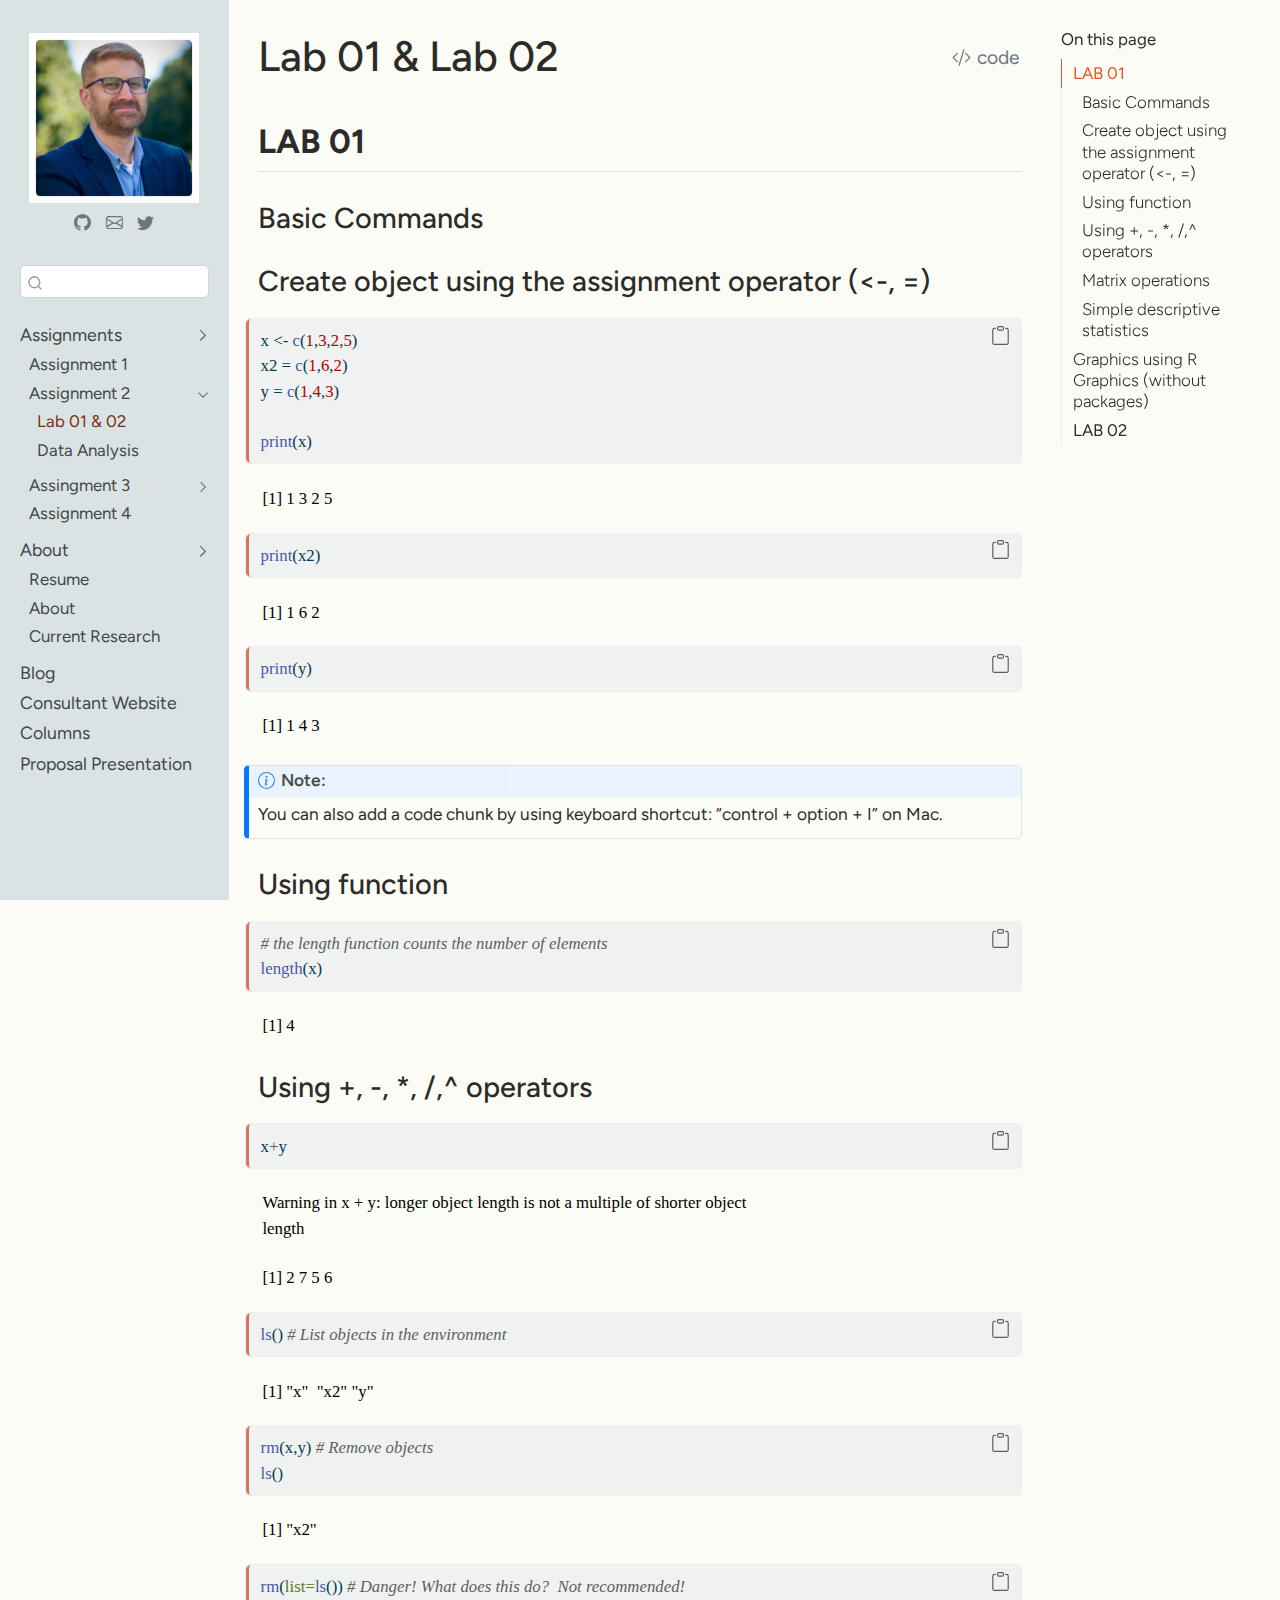
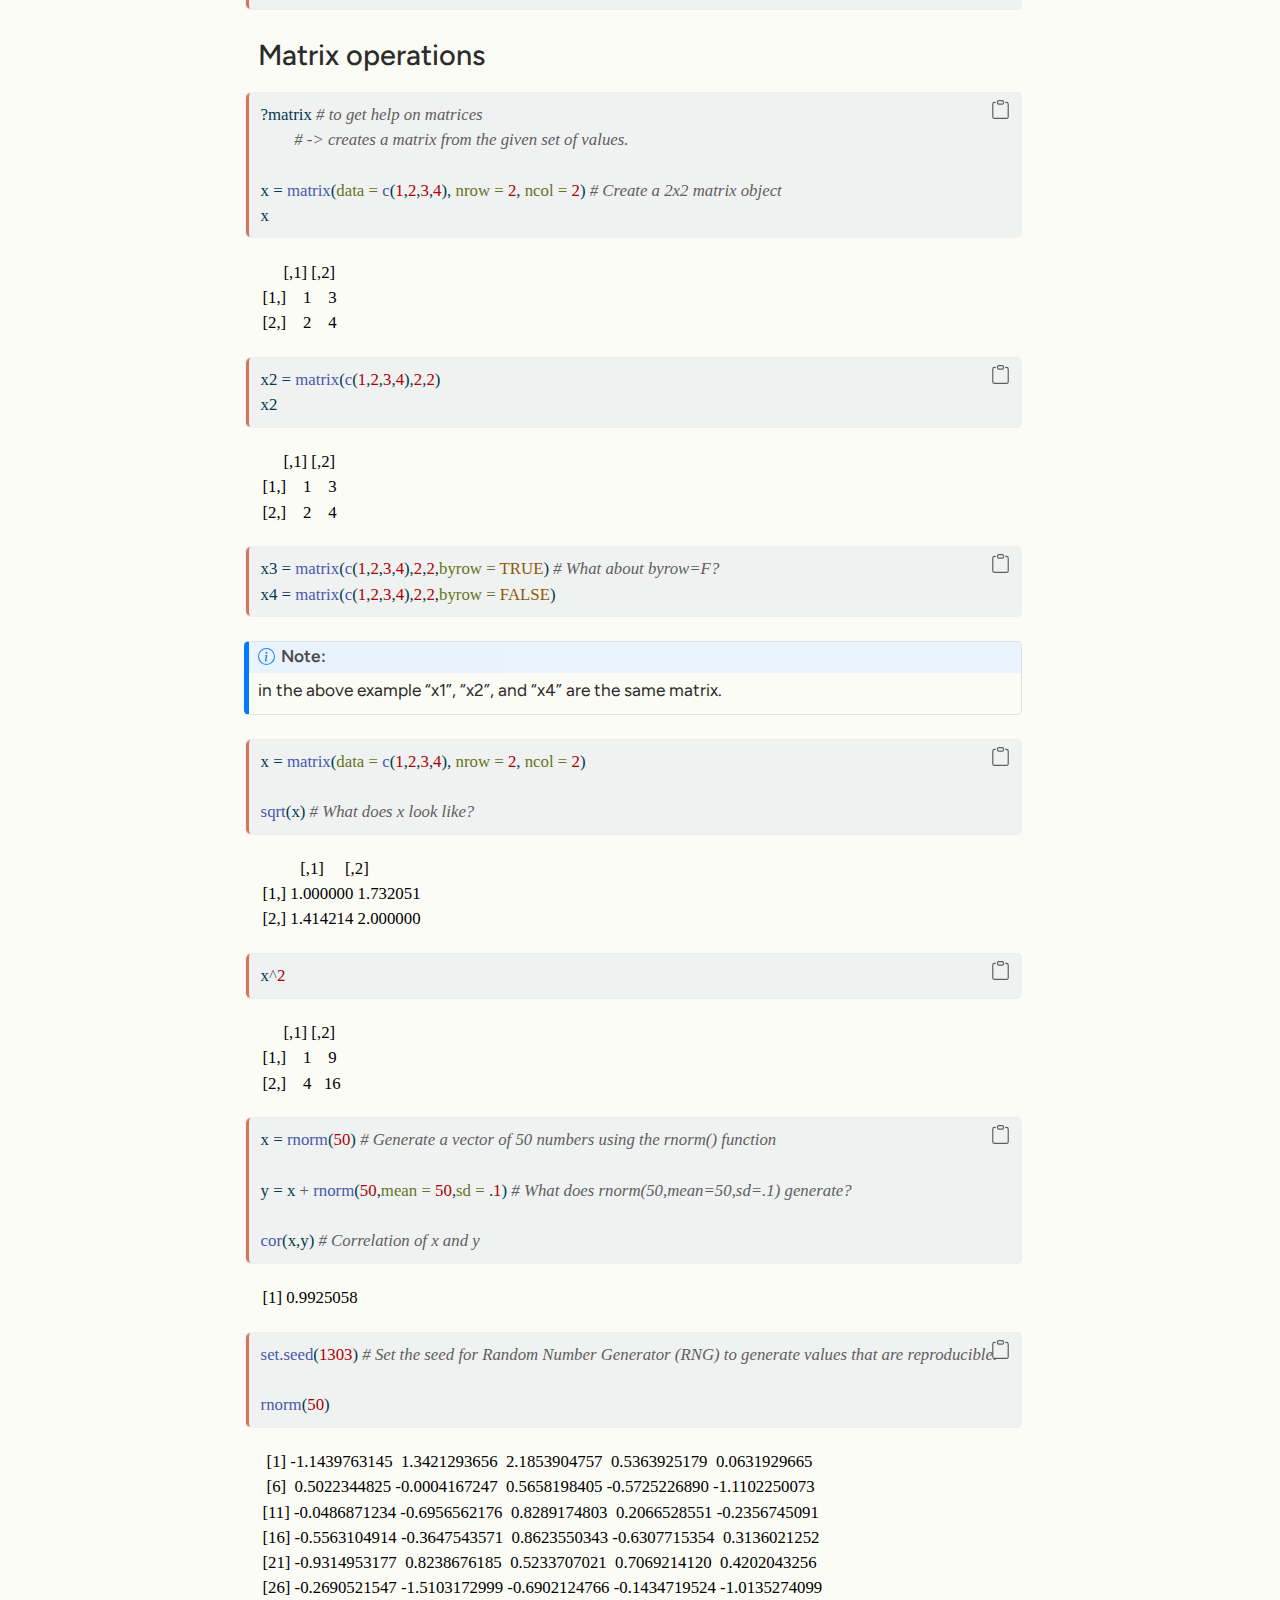
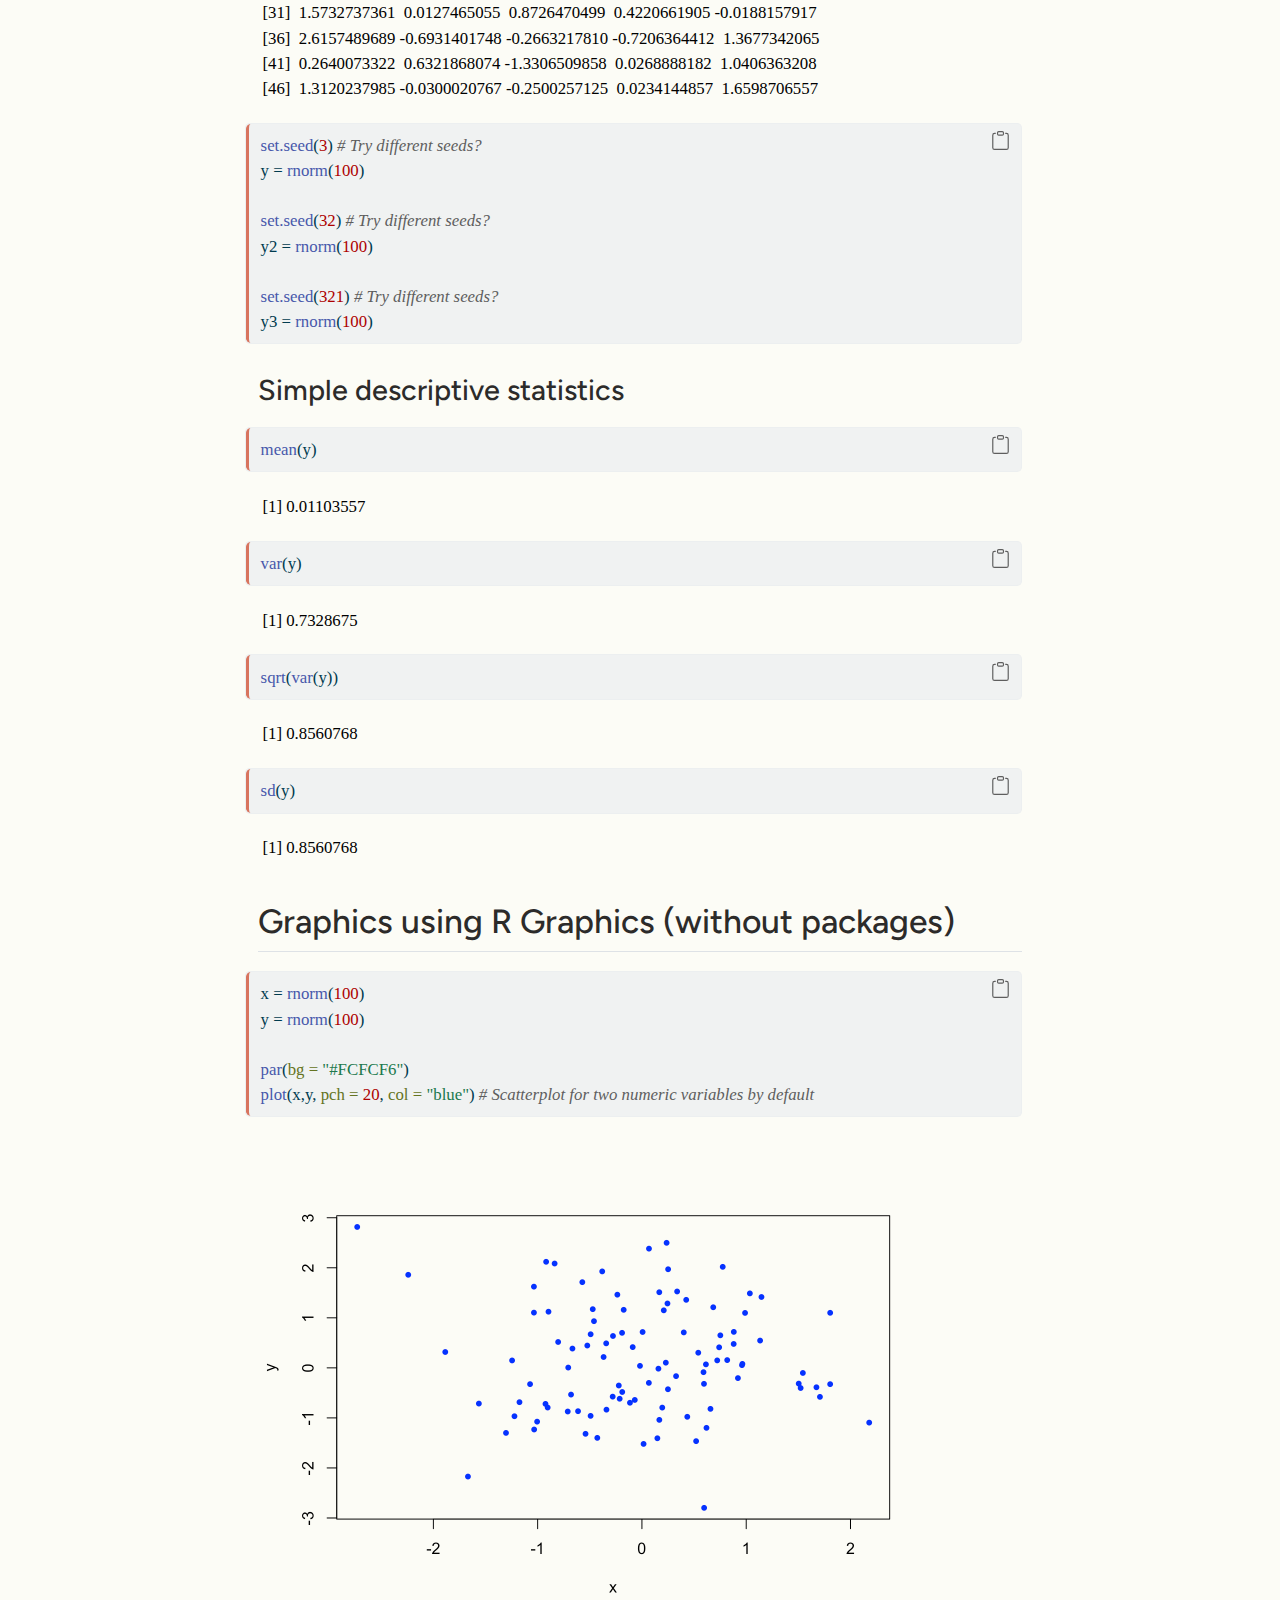
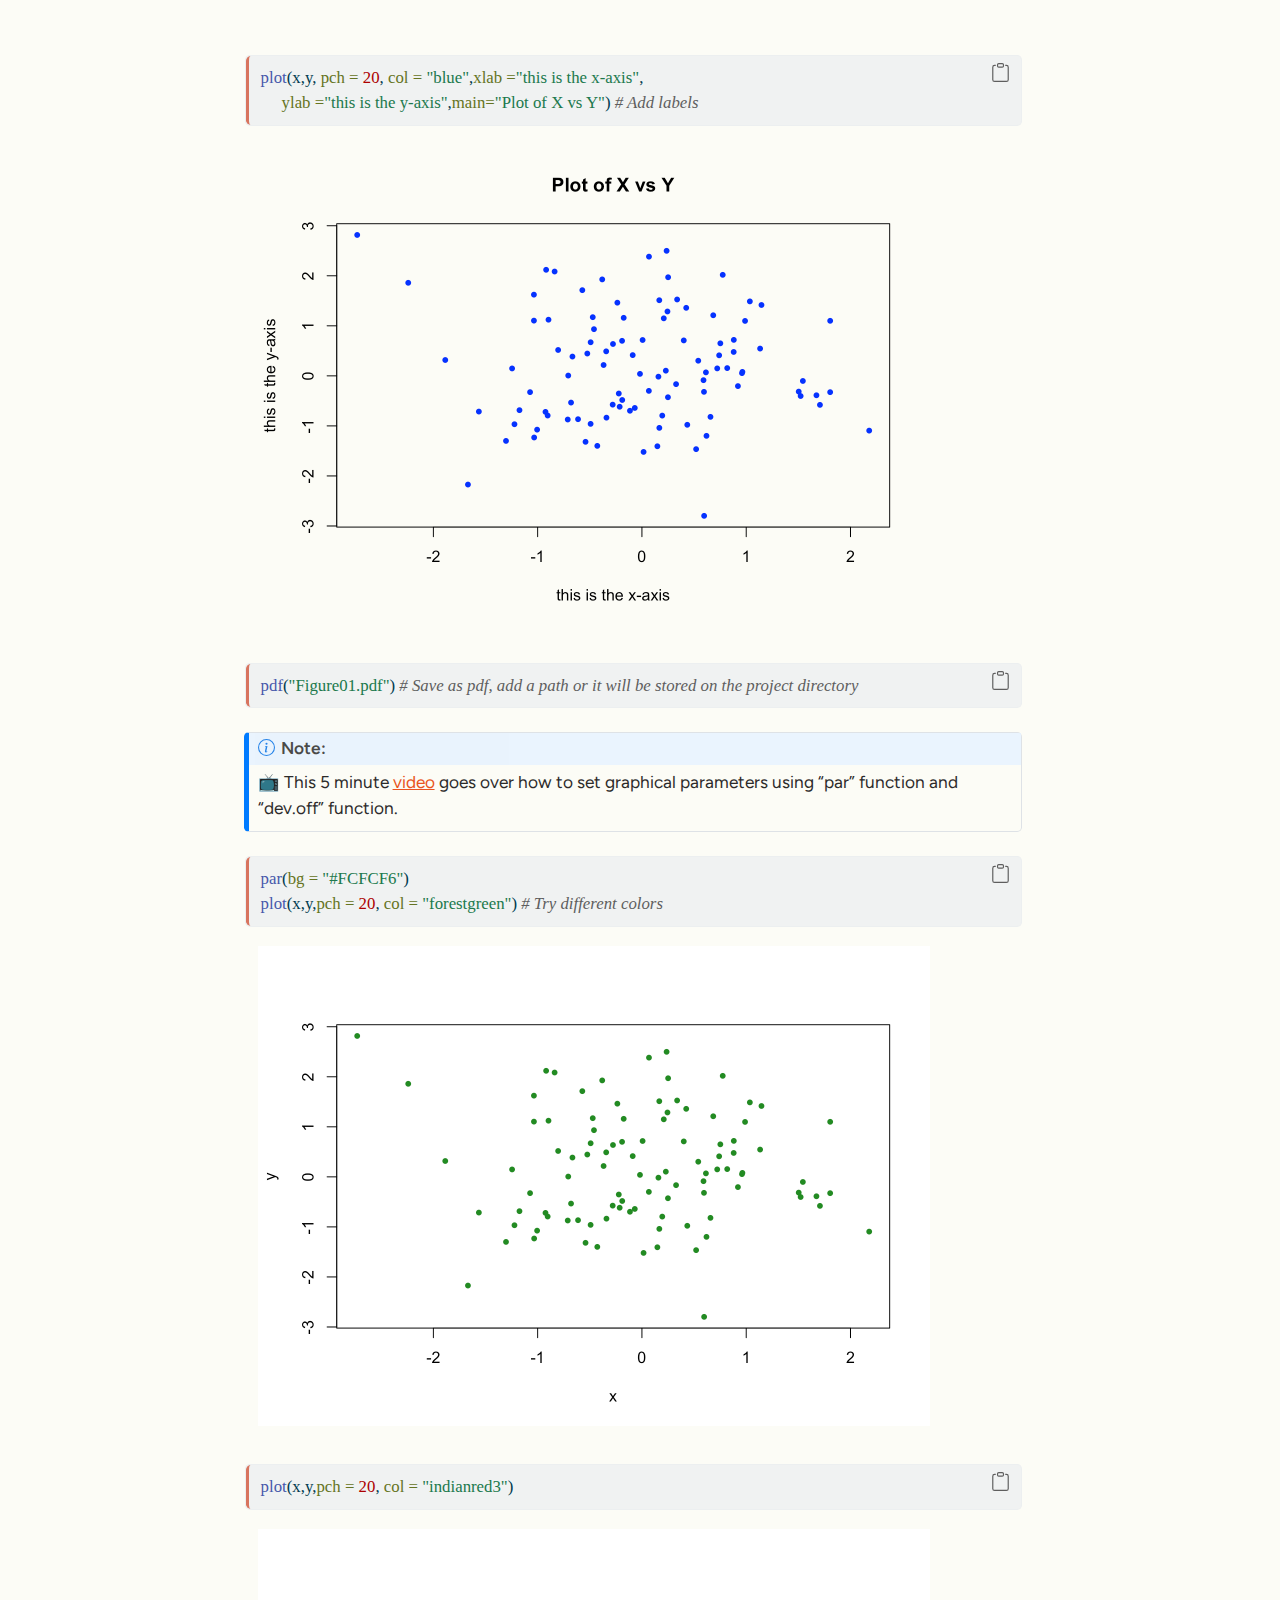
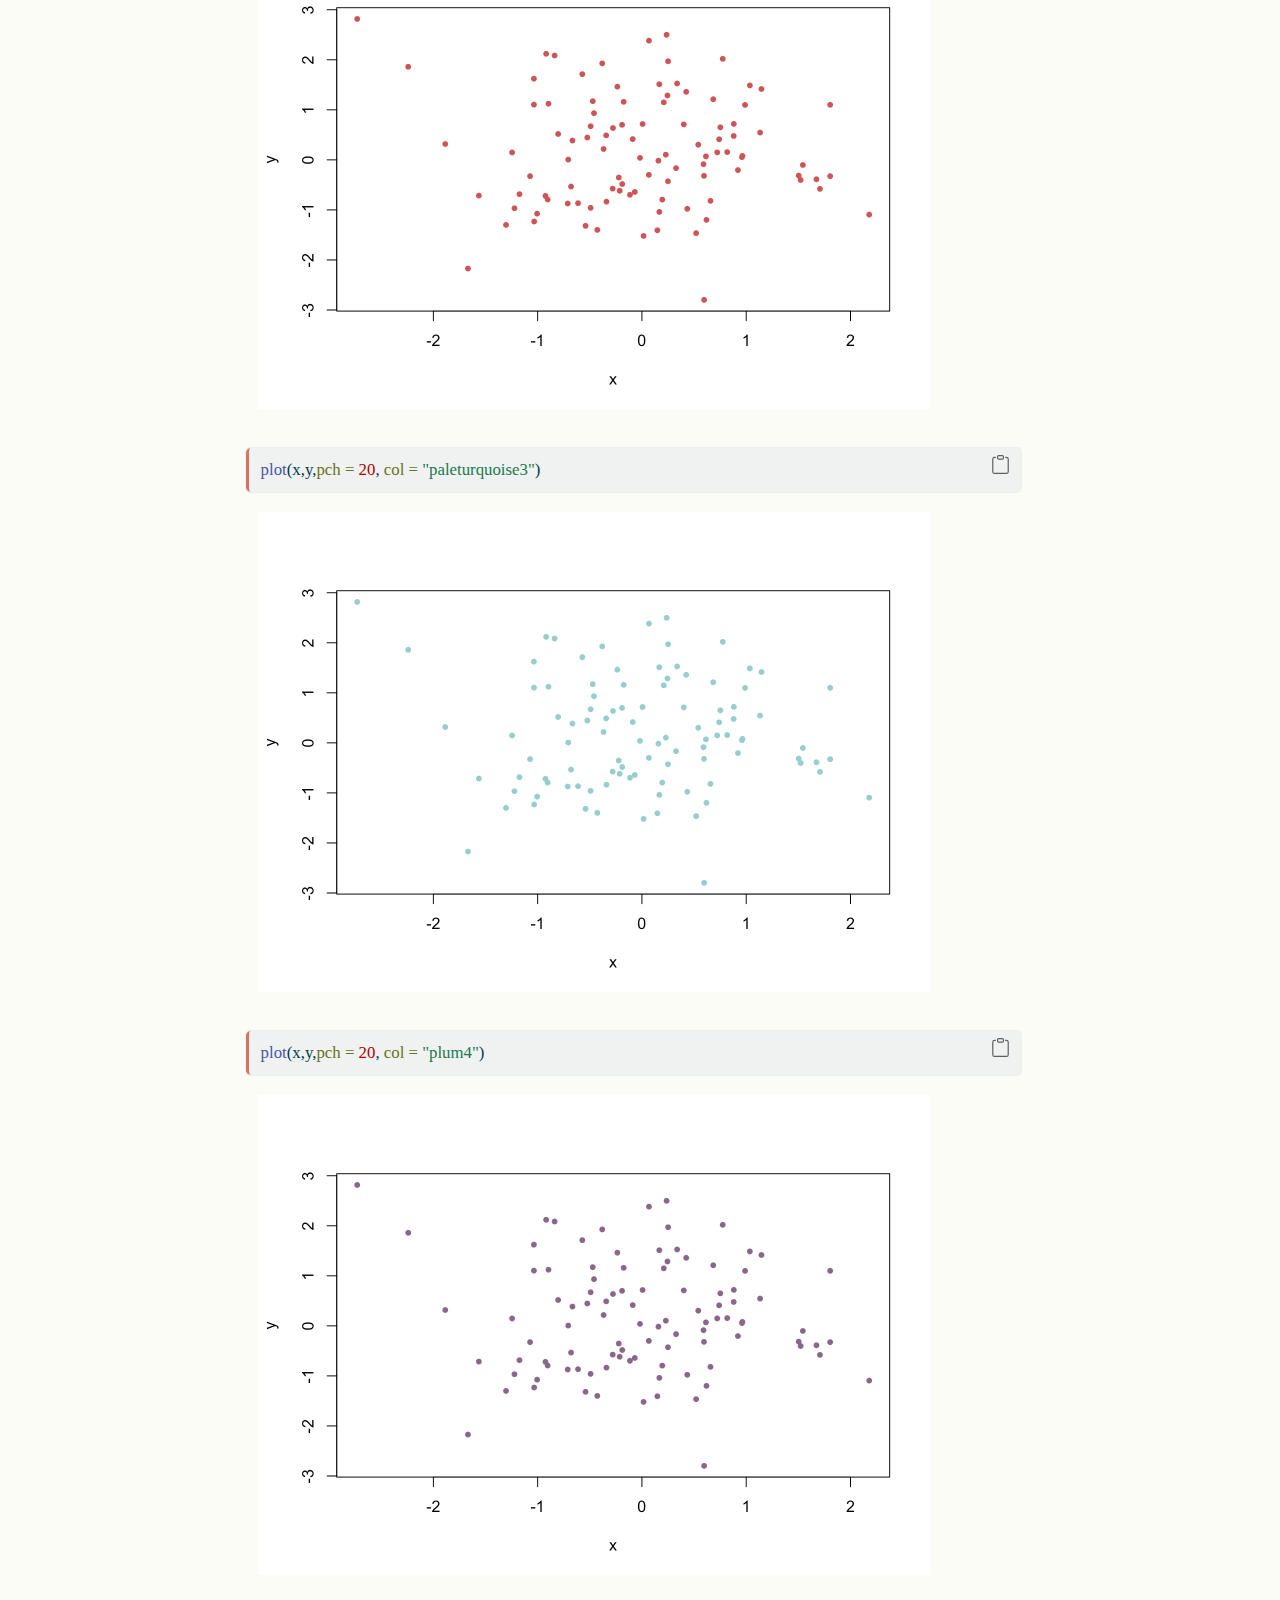
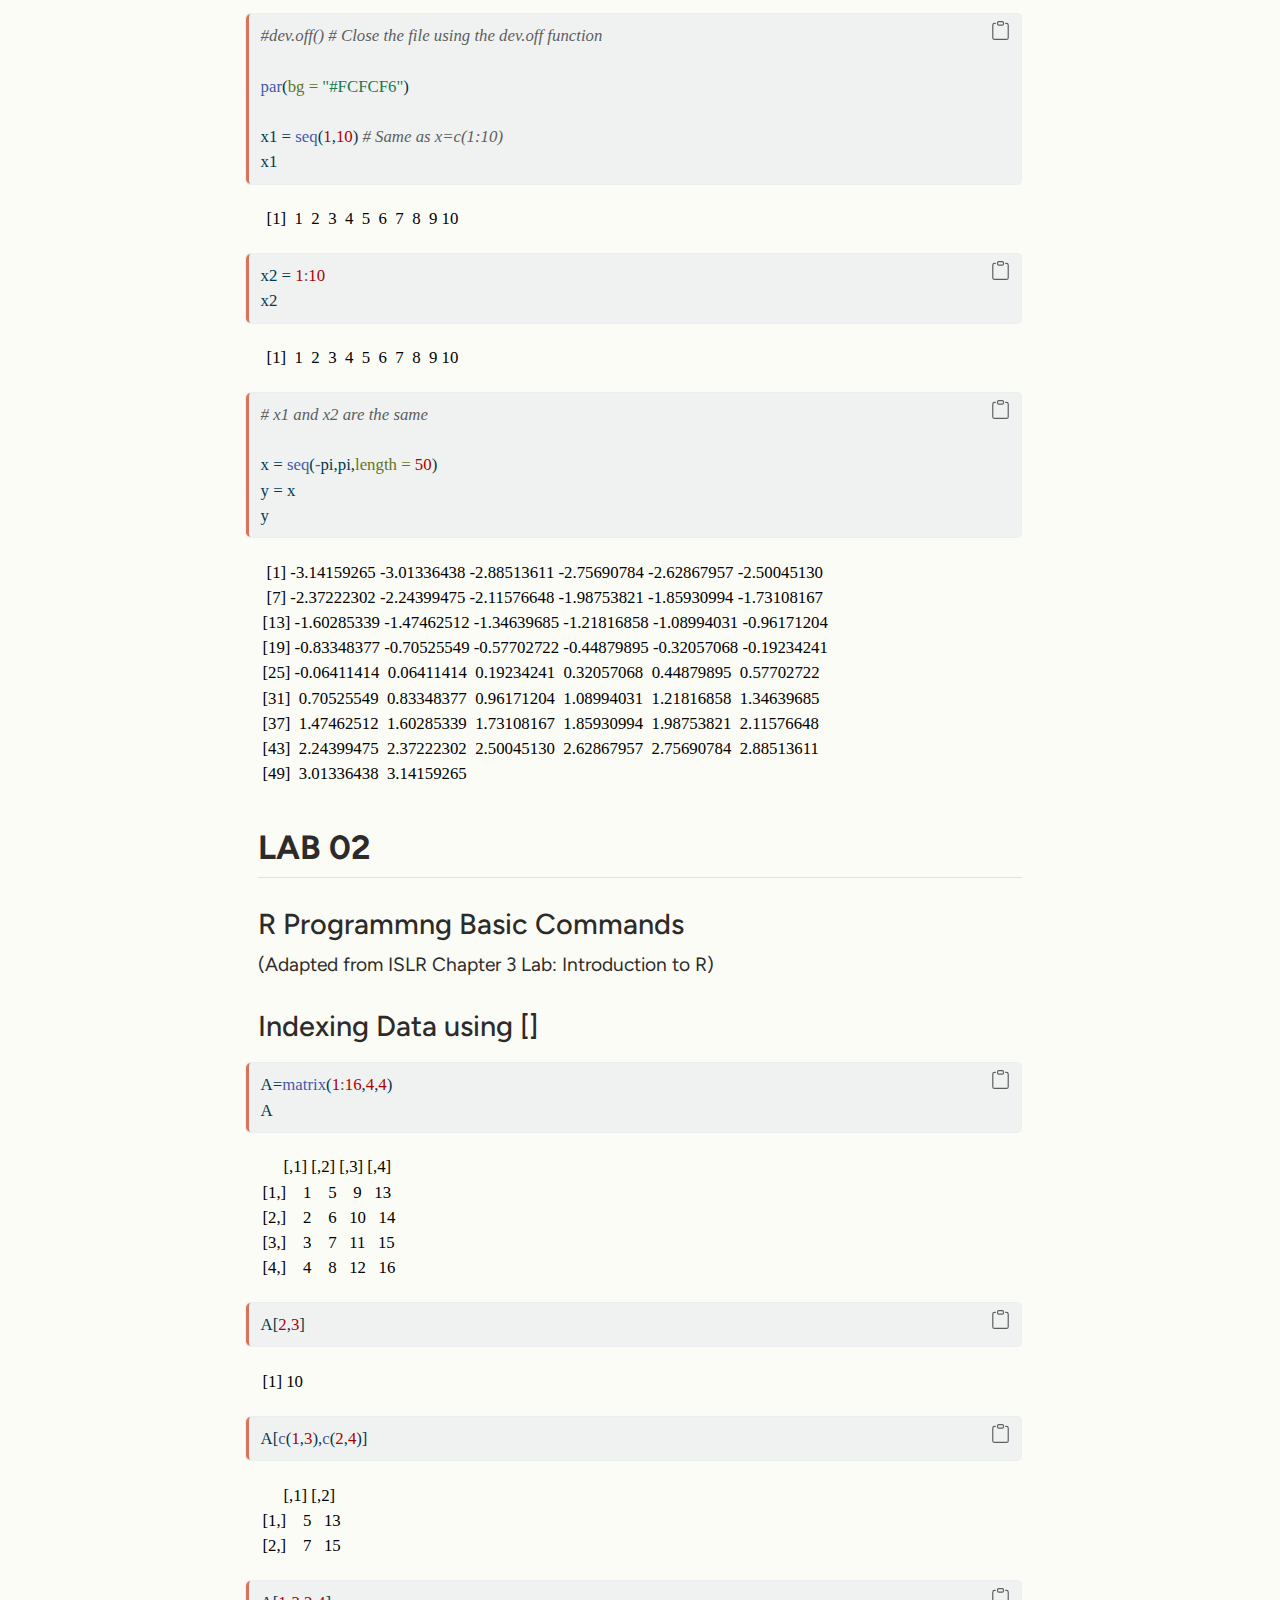
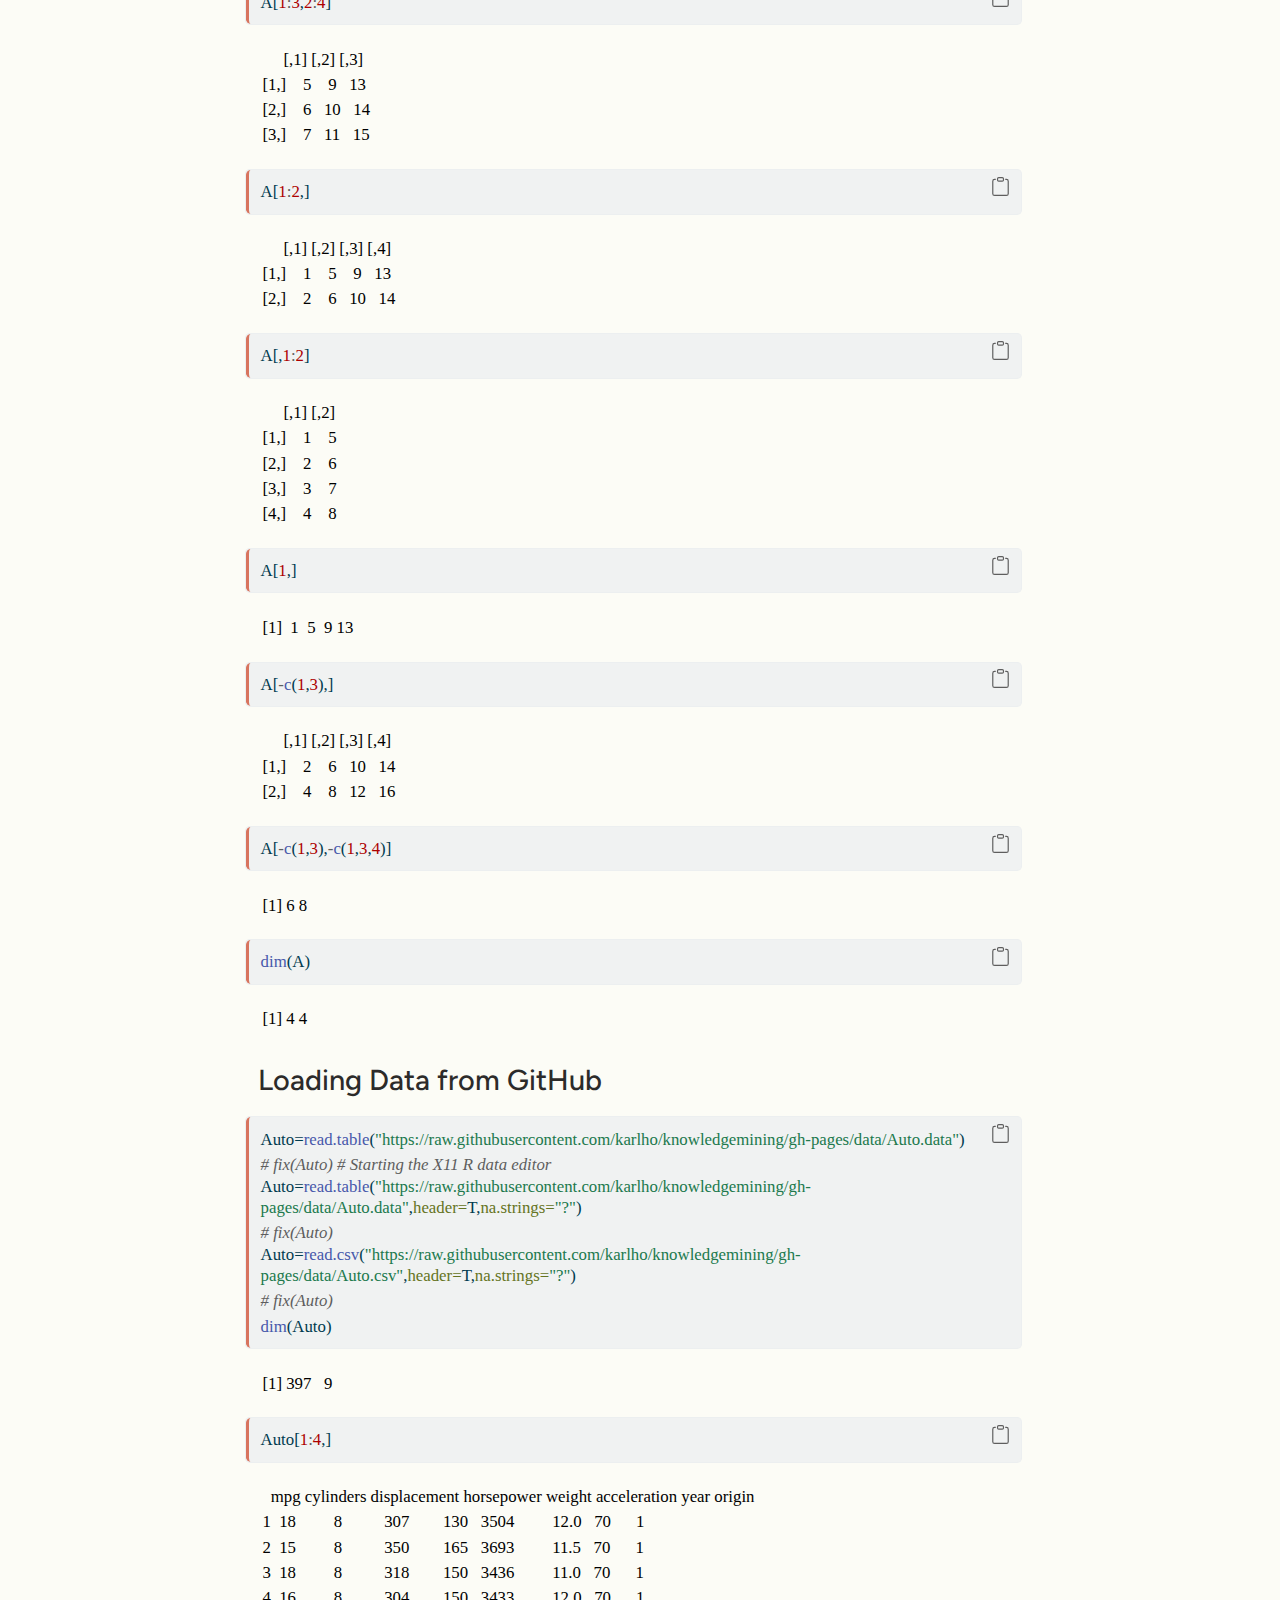
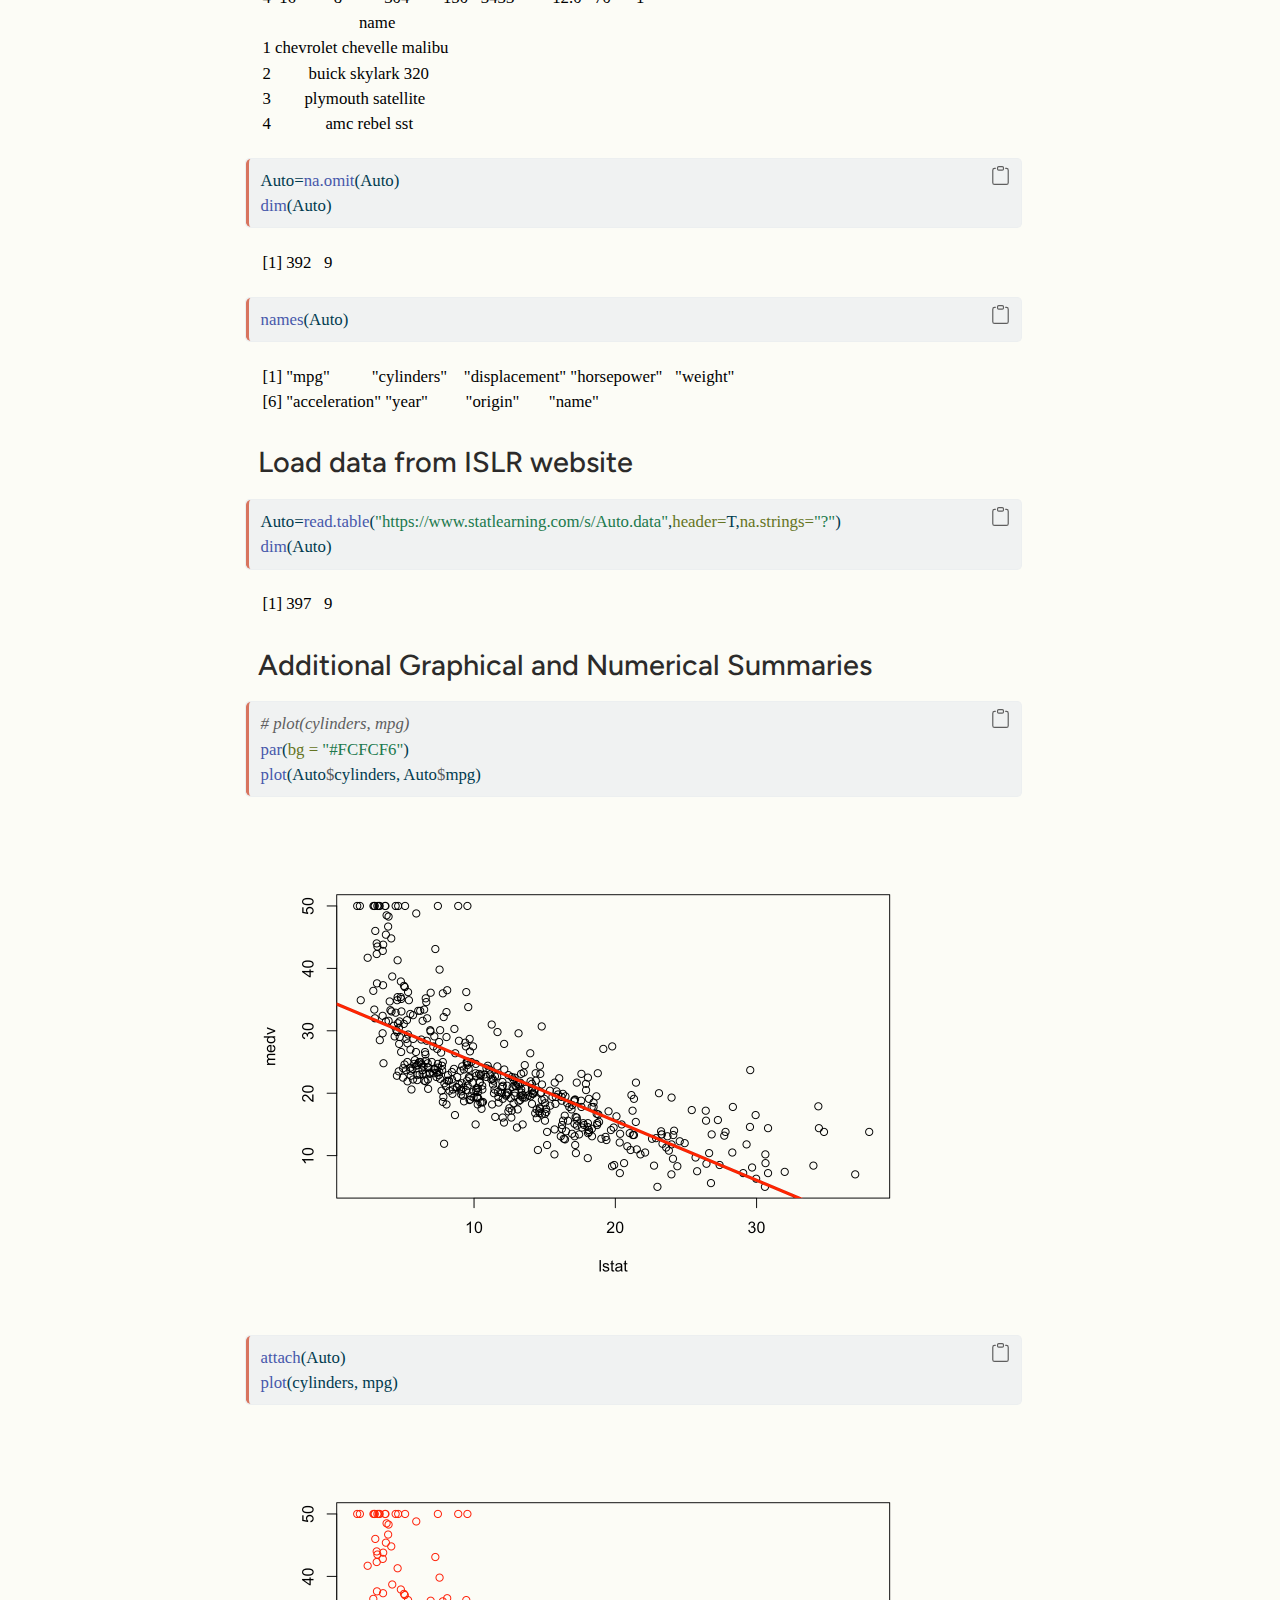
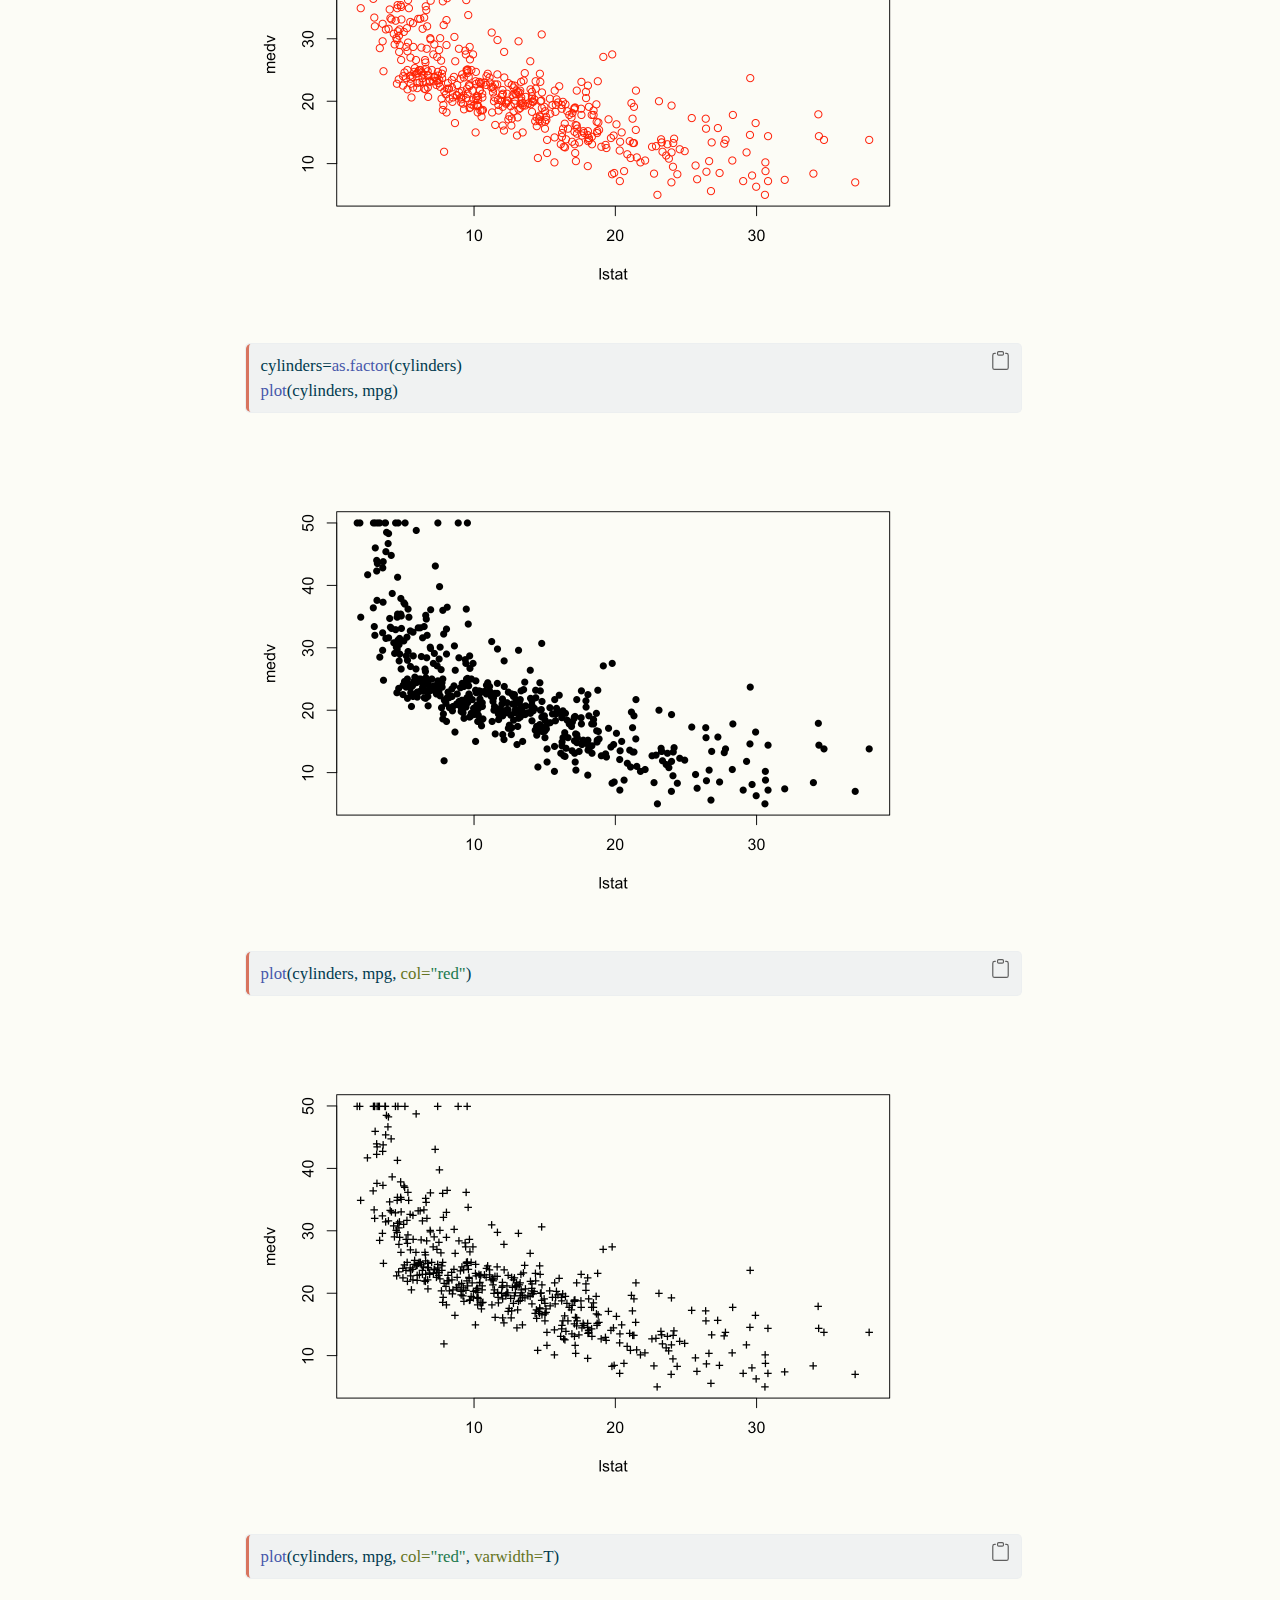
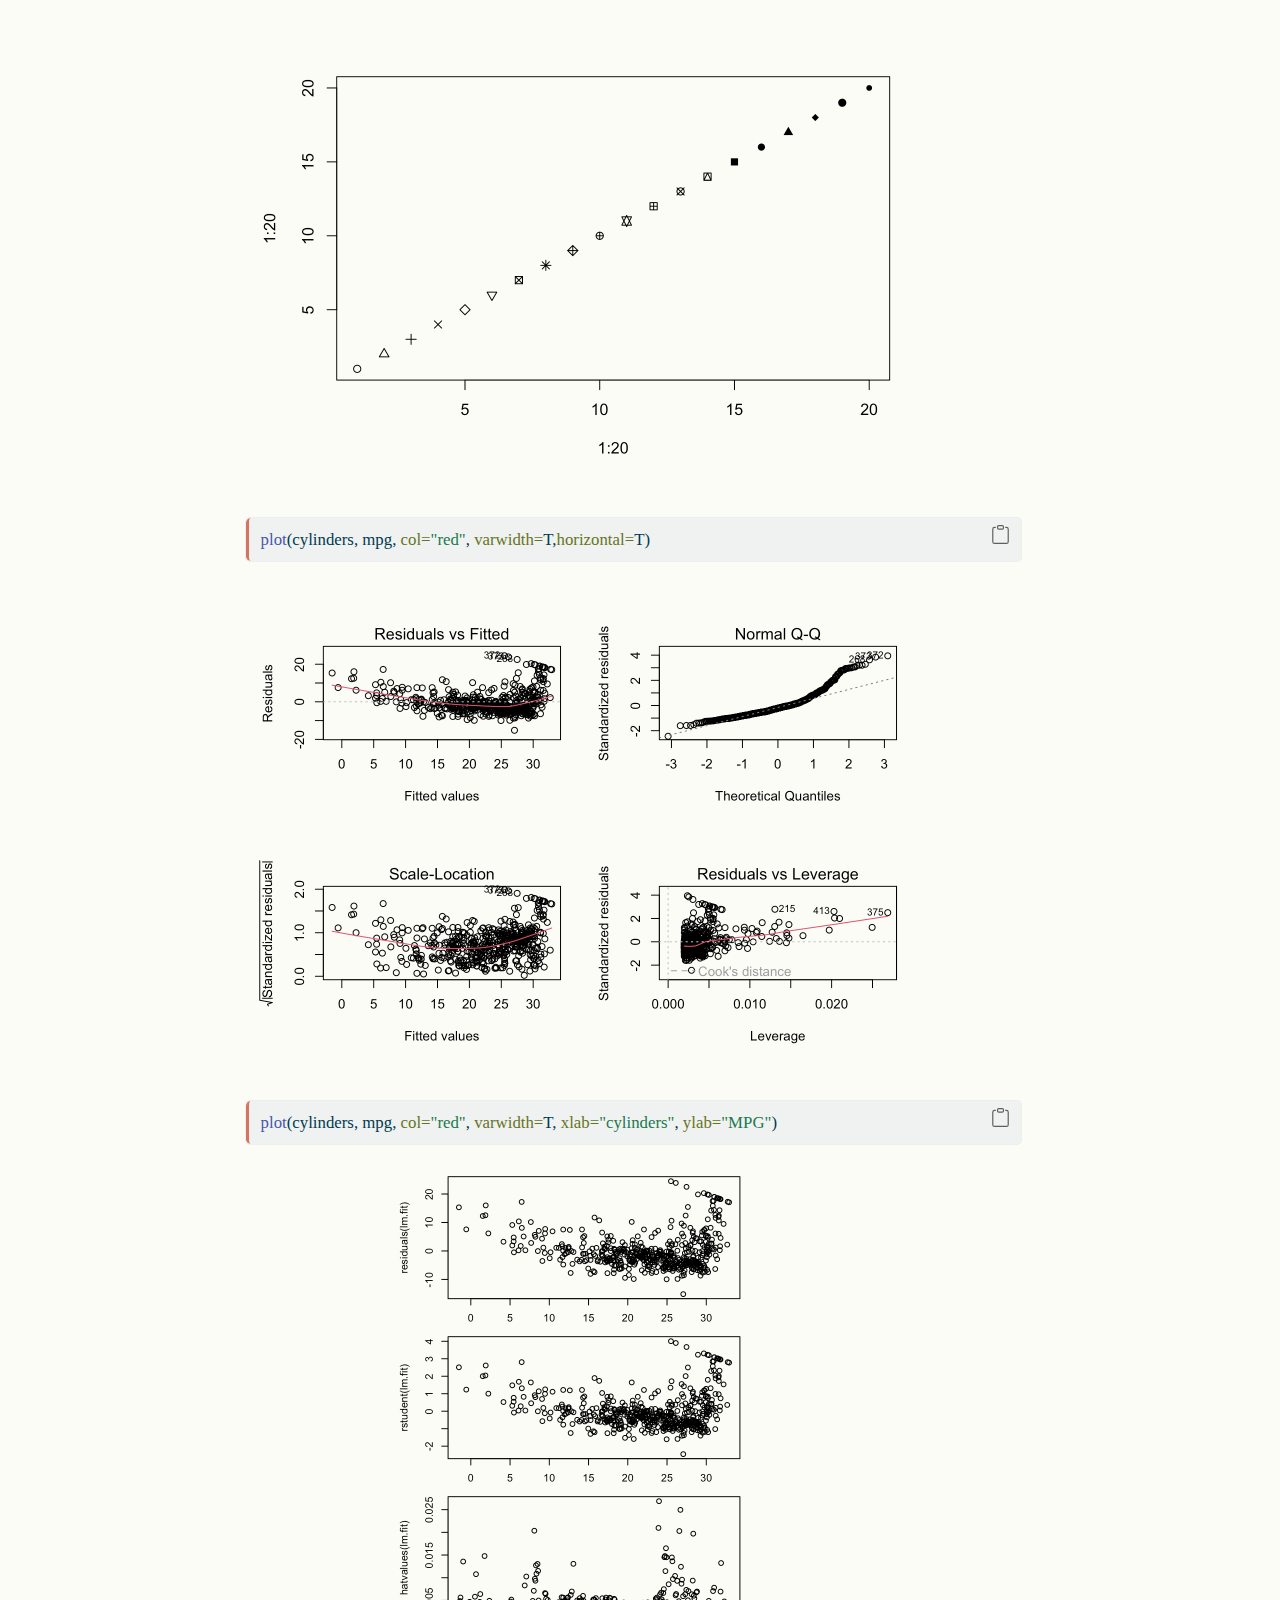
<file: assign_02.html>
<!DOCTYPE html>
<html xmlns="http://www.w3.org/1999/xhtml" lang="en" xml:lang="en"><head>

<meta charset="utf-8">
<meta name="generator" content="quarto-1.2.269">

<meta name="viewport" content="width=device-width, initial-scale=1.0, user-scalable=yes">


<title>Arslan Khalid - Lab 01 &amp; Lab 02</title>
<style>
code{white-space: pre-wrap;}
span.smallcaps{font-variant: small-caps;}
div.columns{display: flex; gap: min(4vw, 1.5em);}
div.column{flex: auto; overflow-x: auto;}
div.hanging-indent{margin-left: 1.5em; text-indent: -1.5em;}
ul.task-list{list-style: none;}
ul.task-list li input[type="checkbox"] {
  width: 0.8em;
  margin: 0 0.8em 0.2em -1.6em;
  vertical-align: middle;
}
pre > code.sourceCode { white-space: pre; position: relative; }
pre > code.sourceCode > span { display: inline-block; line-height: 1.25; }
pre > code.sourceCode > span:empty { height: 1.2em; }
.sourceCode { overflow: visible; }
code.sourceCode > span { color: inherit; text-decoration: inherit; }
div.sourceCode { margin: 1em 0; }
pre.sourceCode { margin: 0; }
@media screen {
div.sourceCode { overflow: auto; }
}
@media print {
pre > code.sourceCode { white-space: pre-wrap; }
pre > code.sourceCode > span { text-indent: -5em; padding-left: 5em; }
}
pre.numberSource code
  { counter-reset: source-line 0; }
pre.numberSource code > span
  { position: relative; left: -4em; counter-increment: source-line; }
pre.numberSource code > span > a:first-child::before
  { content: counter(source-line);
    position: relative; left: -1em; text-align: right; vertical-align: baseline;
    border: none; display: inline-block;
    -webkit-touch-callout: none; -webkit-user-select: none;
    -khtml-user-select: none; -moz-user-select: none;
    -ms-user-select: none; user-select: none;
    padding: 0 4px; width: 4em;
    color: #aaaaaa;
  }
pre.numberSource { margin-left: 3em; border-left: 1px solid #aaaaaa;  padding-left: 4px; }
div.sourceCode
  {   }
@media screen {
pre > code.sourceCode > span > a:first-child::before { text-decoration: underline; }
}
code span.al { color: #ff0000; font-weight: bold; } /* Alert */
code span.an { color: #60a0b0; font-weight: bold; font-style: italic; } /* Annotation */
code span.at { color: #7d9029; } /* Attribute */
code span.bn { color: #40a070; } /* BaseN */
code span.bu { color: #008000; } /* BuiltIn */
code span.cf { color: #007020; font-weight: bold; } /* ControlFlow */
code span.ch { color: #4070a0; } /* Char */
code span.cn { color: #880000; } /* Constant */
code span.co { color: #60a0b0; font-style: italic; } /* Comment */
code span.cv { color: #60a0b0; font-weight: bold; font-style: italic; } /* CommentVar */
code span.do { color: #ba2121; font-style: italic; } /* Documentation */
code span.dt { color: #902000; } /* DataType */
code span.dv { color: #40a070; } /* DecVal */
code span.er { color: #ff0000; font-weight: bold; } /* Error */
code span.ex { } /* Extension */
code span.fl { color: #40a070; } /* Float */
code span.fu { color: #06287e; } /* Function */
code span.im { color: #008000; font-weight: bold; } /* Import */
code span.in { color: #60a0b0; font-weight: bold; font-style: italic; } /* Information */
code span.kw { color: #007020; font-weight: bold; } /* Keyword */
code span.op { color: #666666; } /* Operator */
code span.ot { color: #007020; } /* Other */
code span.pp { color: #bc7a00; } /* Preprocessor */
code span.sc { color: #4070a0; } /* SpecialChar */
code span.ss { color: #bb6688; } /* SpecialString */
code span.st { color: #4070a0; } /* String */
code span.va { color: #19177c; } /* Variable */
code span.vs { color: #4070a0; } /* VerbatimString */
code span.wa { color: #60a0b0; font-weight: bold; font-style: italic; } /* Warning */
</style>


<script src="site_libs/quarto-nav/quarto-nav.js"></script>
<script src="site_libs/clipboard/clipboard.min.js"></script>
<script src="site_libs/quarto-search/autocomplete.umd.js"></script>
<script src="site_libs/quarto-search/fuse.min.js"></script>
<script src="site_libs/quarto-search/quarto-search.js"></script>
<meta name="quarto:offset" content="./">
<link href="./assign_02b.html" rel="next">
<link href="./assign_01.qmd" rel="prev">
<script src="site_libs/quarto-html/quarto.js"></script>
<script src="site_libs/quarto-html/popper.min.js"></script>
<script src="site_libs/quarto-html/tippy.umd.min.js"></script>
<script src="site_libs/quarto-html/anchor.min.js"></script>
<link href="site_libs/quarto-html/tippy.css" rel="stylesheet">
<link href="site_libs/quarto-html/quarto-syntax-highlighting.css" rel="stylesheet" id="quarto-text-highlighting-styles">
<script src="site_libs/bootstrap/bootstrap.min.js"></script>
<link href="site_libs/bootstrap/bootstrap-icons.css" rel="stylesheet">
<link href="site_libs/bootstrap/bootstrap.min.css" rel="stylesheet" id="quarto-bootstrap" data-mode="light">
<script id="quarto-search-options" type="application/json">{
  "location": "sidebar",
  "copy-button": false,
  "collapse-after": 3,
  "panel-placement": "start",
  "type": "textbox",
  "limit": 20,
  "language": {
    "search-no-results-text": "No results",
    "search-matching-documents-text": "matching documents",
    "search-copy-link-title": "Copy link to search",
    "search-hide-matches-text": "Hide additional matches",
    "search-more-match-text": "more match in this document",
    "search-more-matches-text": "more matches in this document",
    "search-clear-button-title": "Clear",
    "search-detached-cancel-button-title": "Cancel",
    "search-submit-button-title": "Submit"
  }
}</script>
<link href="https://fonts.googleapis.com/css2?family=Figtree:ital,wght@0,400;0,700;0,800;1,400;1,700&amp;family=Spectral:ital,wght@0,500;0,800;1,500;1,800&amp;family=Ubuntu+Mono&amp;display=swap" rel="stylesheet">


<meta name="twitter:title" content="Arslan Khalid - Lab 01 &amp; Lab 02">
<meta name="twitter:image" content="https://arslank87.wixsite.com/arslankhalid/images/logo_image2.jpeg">
<meta name="twitter:creator" content="@arslan_k">
<meta name="twitter:card" content="summary_large_image">
</head>

<body class="nav-sidebar docked">

<div id="quarto-search-results"></div>
  <header id="quarto-header" class="headroom fixed-top">
  <nav class="quarto-secondary-nav" data-bs-toggle="collapse" data-bs-target="#quarto-sidebar" aria-controls="quarto-sidebar" aria-expanded="false" aria-label="Toggle sidebar navigation" onclick="if (window.quartoToggleHeadroom) { window.quartoToggleHeadroom(); }">
    <div class="container-fluid d-flex justify-content-between">
      <h1 class="quarto-secondary-nav-title">Lab 01 &amp; Lab 02</h1>
      <button type="button" class="quarto-btn-toggle btn" aria-label="Show secondary navigation">
        <i class="bi bi-chevron-right"></i>
      </button>
    </div>
  </nav>
</header>
<!-- content -->
<div id="quarto-content" class="quarto-container page-columns page-rows-contents page-layout-article">
<!-- sidebar -->
  <nav id="quarto-sidebar" class="sidebar collapse sidebar-navigation docked overflow-auto">
    <div class="pt-lg-2 mt-2 text-center sidebar-header">
      <a href="./index.html" class="sidebar-logo-link">
      <img src="./images/logo_image2.jpeg" alt="" class="sidebar-logo py-0 d-lg-inline d-none">
      </a>
      <div class="sidebar-tools-main tools-wide">
    <a href="https://github.com/arslankhalid-1" title="My GitHub" class="sidebar-tool px-1"><i class="bi bi-github"></i></a>
    <a href="mailto:arslan.khalid@utdallas.edu" title="Email" class="sidebar-tool px-1"><i class="bi bi-envelope"></i></a>
    <a href="https://twitter.com/arslan_k" title="Twitter" class="sidebar-tool px-1"><i class="bi bi-twitter"></i></a>
</div>
      </div>
      <div class="mt-2 flex-shrink-0 align-items-center">
        <div class="sidebar-search">
        <div id="quarto-search" class="" title="Search"></div>
        </div>
      </div>
    <div class="sidebar-menu-container"> 
    <ul class="list-unstyled mt-1">
        <li class="sidebar-item sidebar-item-section">
      <div class="sidebar-item-container"> 
            <a class="sidebar-item-text sidebar-link text-start" data-bs-toggle="collapse" data-bs-target="#quarto-sidebar-section-1" aria-expanded="true">Assignments</a>
          <a class="sidebar-item-toggle text-start" data-bs-toggle="collapse" data-bs-target="#quarto-sidebar-section-1" aria-expanded="true">
            <i class="bi bi-chevron-right ms-2"></i>
          </a> 
      </div>
      <ul id="quarto-sidebar-section-1" class="collapse list-unstyled sidebar-section depth1 show">  
          <li class="sidebar-item">
  <div class="sidebar-item-container"> 
  <a href="./assign_01.qmd" class="sidebar-item-text sidebar-link">Assignment 1</a>
  </div>
</li>
          <li class="sidebar-item sidebar-item-section">
      <div class="sidebar-item-container"> 
            <a class="sidebar-item-text sidebar-link text-start" data-bs-toggle="collapse" data-bs-target="#quarto-sidebar-section-2" aria-expanded="true">Assignment 2</a>
          <a class="sidebar-item-toggle text-start" data-bs-toggle="collapse" data-bs-target="#quarto-sidebar-section-2" aria-expanded="true">
            <i class="bi bi-chevron-right ms-2"></i>
          </a> 
      </div>
      <ul id="quarto-sidebar-section-2" class="collapse list-unstyled sidebar-section depth2 show">  
          <li class="sidebar-item">
  <div class="sidebar-item-container"> 
  <a href="./assign_02.html" class="sidebar-item-text sidebar-link active">Lab 01 &amp; 02</a>
  </div>
</li>
          <li class="sidebar-item">
  <div class="sidebar-item-container"> 
  <a href="./assign_02b.html" class="sidebar-item-text sidebar-link">Data Analysis</a>
  </div>
</li>
      </ul>
  </li>
          <li class="sidebar-item sidebar-item-section">
      <div class="sidebar-item-container"> 
            <a class="sidebar-item-text sidebar-link text-start collapsed" data-bs-toggle="collapse" data-bs-target="#quarto-sidebar-section-3" aria-expanded="false">Assingment 3</a>
          <a class="sidebar-item-toggle text-start collapsed" data-bs-toggle="collapse" data-bs-target="#quarto-sidebar-section-3" aria-expanded="false">
            <i class="bi bi-chevron-right ms-2"></i>
          </a> 
      </div>
      <ul id="quarto-sidebar-section-3" class="collapse list-unstyled sidebar-section depth2 ">  
          <li class="sidebar-item">
  <div class="sidebar-item-container"> 
  <a href="./lab_03.html" class="sidebar-item-text sidebar-link">Lab 03</a>
  </div>
</li>
          <li class="sidebar-item">
  <div class="sidebar-item-container"> 
  <a href="./assign_03.html" class="sidebar-item-text sidebar-link">Data Analysis</a>
  </div>
</li>
      </ul>
  </li>
          <li class="sidebar-item">
  <div class="sidebar-item-container"> 
  <a href="./assign_04.html" class="sidebar-item-text sidebar-link">Assignment 4</a>
  </div>
</li>
      </ul>
  </li>
        <li class="sidebar-item sidebar-item-section">
      <div class="sidebar-item-container"> 
            <a class="sidebar-item-text sidebar-link text-start" data-bs-toggle="collapse" data-bs-target="#quarto-sidebar-section-4" aria-expanded="true">About</a>
          <a class="sidebar-item-toggle text-start" data-bs-toggle="collapse" data-bs-target="#quarto-sidebar-section-4" aria-expanded="true">
            <i class="bi bi-chevron-right ms-2"></i>
          </a> 
      </div>
      <ul id="quarto-sidebar-section-4" class="collapse list-unstyled sidebar-section depth1 show">  
          <li class="sidebar-item">
  <div class="sidebar-item-container"> 
  <a href="./CV_Arslan_Khalid_2022.pdf" class="sidebar-item-text sidebar-link">Resume</a>
  </div>
</li>
          <li class="sidebar-item">
  <div class="sidebar-item-container"> 
  <a href="./about.html" class="sidebar-item-text sidebar-link">About</a>
  </div>
</li>
          <li class="sidebar-item">
  <div class="sidebar-item-container"> 
  <a href="./research.html" class="sidebar-item-text sidebar-link">Current Research</a>
  </div>
</li>
      </ul>
  </li>
        <li class="sidebar-item">
  <div class="sidebar-item-container"> 
  <a href="./blog.qmd" class="sidebar-item-text sidebar-link">Blog</a>
  </div>
</li>
        <li class="sidebar-item">
  <div class="sidebar-item-container"> 
  <a href="https://arslank87.wixsite.com/arslankhalid" class="sidebar-item-text sidebar-link">Consultant Website</a>
  </div>
</li>
        <li class="sidebar-item">
  <div class="sidebar-item-container"> 
  <a href="https://archive.pakistantoday.com.pk/author/arslan-khalid/" class="sidebar-item-text sidebar-link">Columns</a>
  </div>
</li>
        <li class="sidebar-item">
  <div class="sidebar-item-container"> 
  <a href="https://docs.google.com/presentation/d/1LbaYy7zfQw6VAe-A1KnsgW6zwcfnFS6NwtBz4391u-s/edit?usp=sharing" class="sidebar-item-text sidebar-link">Proposal Presentation</a>
  </div>
</li>
    </ul>
    </div>
</nav>
<!-- margin-sidebar -->
    <div id="quarto-margin-sidebar" class="sidebar margin-sidebar">
        <nav id="TOC" role="doc-toc" class="toc-active">
    <h2 id="toc-title">On this page</h2>
   
  <ul>
  <li><a href="#lab-01" id="toc-lab-01" class="nav-link active" data-scroll-target="#lab-01"><strong>LAB 01</strong></a>
  <ul class="collapse">
  <li><a href="#basic-commands" id="toc-basic-commands" class="nav-link" data-scroll-target="#basic-commands">Basic Commands</a></li>
  <li><a href="#create-object-using-the-assignment-operator--" id="toc-create-object-using-the-assignment-operator--" class="nav-link" data-scroll-target="#create-object-using-the-assignment-operator--">Create object using the assignment operator (&lt;-, =)</a></li>
  <li><a href="#using-function" id="toc-using-function" class="nav-link" data-scroll-target="#using-function">Using function</a></li>
  <li><a href="#using---operators" id="toc-using---operators" class="nav-link" data-scroll-target="#using---operators">Using +, -, *, /,^ operators</a></li>
  <li><a href="#matrix-operations" id="toc-matrix-operations" class="nav-link" data-scroll-target="#matrix-operations">Matrix operations</a></li>
  <li><a href="#simple-descriptive-statistics" id="toc-simple-descriptive-statistics" class="nav-link" data-scroll-target="#simple-descriptive-statistics">Simple descriptive statistics</a></li>
  </ul></li>
  <li><a href="#graphics-using-r-graphics-without-packages" id="toc-graphics-using-r-graphics-without-packages" class="nav-link" data-scroll-target="#graphics-using-r-graphics-without-packages">Graphics using R Graphics (without packages)</a></li>
  <li><a href="#lab-02" id="toc-lab-02" class="nav-link" data-scroll-target="#lab-02"><strong>LAB 02</strong></a>
  <ul class="collapse">
  <li><a href="#r-programmng-basic-commands" id="toc-r-programmng-basic-commands" class="nav-link" data-scroll-target="#r-programmng-basic-commands">R Programmng Basic Commands</a></li>
  <li><a href="#indexing-data-using" id="toc-indexing-data-using" class="nav-link" data-scroll-target="#indexing-data-using">Indexing Data using []</a></li>
  <li><a href="#loading-data-from-github" id="toc-loading-data-from-github" class="nav-link" data-scroll-target="#loading-data-from-github">Loading Data from GitHub</a></li>
  <li><a href="#load-data-from-islr-website" id="toc-load-data-from-islr-website" class="nav-link" data-scroll-target="#load-data-from-islr-website">Load data from ISLR website</a></li>
  <li><a href="#additional-graphical-and-numerical-summaries" id="toc-additional-graphical-and-numerical-summaries" class="nav-link" data-scroll-target="#additional-graphical-and-numerical-summaries">Additional Graphical and Numerical Summaries</a></li>
  <li><a href="#linear-regression" id="toc-linear-regression" class="nav-link" data-scroll-target="#linear-regression">Linear Regression</a></li>
  <li><a href="#multiple-linear-regression" id="toc-multiple-linear-regression" class="nav-link" data-scroll-target="#multiple-linear-regression">Multiple Linear Regression</a></li>
  <li><a href="#non-linear-transformations-of-the-predictors" id="toc-non-linear-transformations-of-the-predictors" class="nav-link" data-scroll-target="#non-linear-transformations-of-the-predictors">Non-linear Transformations of the Predictors</a></li>
  <li><a href="#qualitative-predictors" id="toc-qualitative-predictors" class="nav-link" data-scroll-target="#qualitative-predictors">Qualitative Predictors</a></li>
  <li><a href="#interaction-terms-including-interaction-and-single-effects" id="toc-interaction-terms-including-interaction-and-single-effects" class="nav-link" data-scroll-target="#interaction-terms-including-interaction-and-single-effects">Interaction Terms (including interaction and single effects)</a></li>
  </ul></li>
  </ul>
</nav>
    </div>
<!-- main -->
<main class="content" id="quarto-document-content">

<header id="title-block-header" class="quarto-title-block default">
<div class="quarto-title">
<div class="quarto-title-block"><div><h1 class="title d-none d-lg-block">Lab 01 &amp; Lab 02</h1><button type="button" class="btn code-tools-button" id="quarto-code-tools-source"><i class="bi"></i> code</button></div></div>
</div>



<div class="quarto-title-meta">

    
  
    
  </div>
  

</header>

<section id="lab-01" class="level2">
<h2 class="anchored" data-anchor-id="lab-01"><strong>LAB 01</strong></h2>
<section id="basic-commands" class="level3">
<h3 class="anchored" data-anchor-id="basic-commands">Basic Commands</h3>
</section>
<section id="create-object-using-the-assignment-operator--" class="level3">
<h3 class="anchored" data-anchor-id="create-object-using-the-assignment-operator--">Create object using the assignment operator (&lt;-, =)</h3>
<div class="cell">
<div class="sourceCode cell-code" id="cb1"><pre class="sourceCode r code-with-copy"><code class="sourceCode r"><span id="cb1-1"><a href="#cb1-1" aria-hidden="true" tabindex="-1"></a>x <span class="ot">&lt;-</span> <span class="fu">c</span>(<span class="dv">1</span>,<span class="dv">3</span>,<span class="dv">2</span>,<span class="dv">5</span>)</span>
<span id="cb1-2"><a href="#cb1-2" aria-hidden="true" tabindex="-1"></a>x2 <span class="ot">=</span> <span class="fu">c</span>(<span class="dv">1</span>,<span class="dv">6</span>,<span class="dv">2</span>)</span>
<span id="cb1-3"><a href="#cb1-3" aria-hidden="true" tabindex="-1"></a>y <span class="ot">=</span> <span class="fu">c</span>(<span class="dv">1</span>,<span class="dv">4</span>,<span class="dv">3</span>)</span>
<span id="cb1-4"><a href="#cb1-4" aria-hidden="true" tabindex="-1"></a></span>
<span id="cb1-5"><a href="#cb1-5" aria-hidden="true" tabindex="-1"></a><span class="fu">print</span>(x) </span></code><button title="Copy to Clipboard" class="code-copy-button"><i class="bi"></i></button></pre></div>
<div class="cell-output cell-output-stdout">
<pre><code>[1] 1 3 2 5</code></pre>
</div>
<div class="sourceCode cell-code" id="cb3"><pre class="sourceCode r code-with-copy"><code class="sourceCode r"><span id="cb3-1"><a href="#cb3-1" aria-hidden="true" tabindex="-1"></a><span class="fu">print</span>(x2)</span></code><button title="Copy to Clipboard" class="code-copy-button"><i class="bi"></i></button></pre></div>
<div class="cell-output cell-output-stdout">
<pre><code>[1] 1 6 2</code></pre>
</div>
<div class="sourceCode cell-code" id="cb5"><pre class="sourceCode r code-with-copy"><code class="sourceCode r"><span id="cb5-1"><a href="#cb5-1" aria-hidden="true" tabindex="-1"></a><span class="fu">print</span>(y)</span></code><button title="Copy to Clipboard" class="code-copy-button"><i class="bi"></i></button></pre></div>
<div class="cell-output cell-output-stdout">
<pre><code>[1] 1 4 3</code></pre>
</div>
</div>
<div class="callout-note callout callout-style-default callout-captioned">
<div class="callout-header d-flex align-content-center">
<div class="callout-icon-container">
<i class="callout-icon"></i>
</div>
<div class="callout-caption-container flex-fill">
Note:
</div>
</div>
<div class="callout-body-container callout-body">
<p>You can also add a code chunk by using keyboard shortcut: “control + option + I” on Mac.</p>
</div>
</div>
</section>
<section id="using-function" class="level3">
<h3 class="anchored" data-anchor-id="using-function">Using function</h3>
<div class="cell">
<div class="sourceCode cell-code" id="cb7"><pre class="sourceCode r code-with-copy"><code class="sourceCode r"><span id="cb7-1"><a href="#cb7-1" aria-hidden="true" tabindex="-1"></a><span class="co"># the length function counts the number of elements </span></span>
<span id="cb7-2"><a href="#cb7-2" aria-hidden="true" tabindex="-1"></a><span class="fu">length</span>(x)</span></code><button title="Copy to Clipboard" class="code-copy-button"><i class="bi"></i></button></pre></div>
<div class="cell-output cell-output-stdout">
<pre><code>[1] 4</code></pre>
</div>
</div>
</section>
<section id="using---operators" class="level3">
<h3 class="anchored" data-anchor-id="using---operators">Using +, -, *, /,^ operators</h3>
<div class="cell">
<div class="sourceCode cell-code" id="cb9"><pre class="sourceCode r code-with-copy"><code class="sourceCode r"><span id="cb9-1"><a href="#cb9-1" aria-hidden="true" tabindex="-1"></a>x<span class="sc">+</span>y</span></code><button title="Copy to Clipboard" class="code-copy-button"><i class="bi"></i></button></pre></div>
<div class="cell-output cell-output-stderr">
<pre><code>Warning in x + y: longer object length is not a multiple of shorter object
length</code></pre>
</div>
<div class="cell-output cell-output-stdout">
<pre><code>[1] 2 7 5 6</code></pre>
</div>
<div class="sourceCode cell-code" id="cb12"><pre class="sourceCode r code-with-copy"><code class="sourceCode r"><span id="cb12-1"><a href="#cb12-1" aria-hidden="true" tabindex="-1"></a><span class="fu">ls</span>() <span class="co"># List objects in the environment</span></span></code><button title="Copy to Clipboard" class="code-copy-button"><i class="bi"></i></button></pre></div>
<div class="cell-output cell-output-stdout">
<pre><code>[1] "x"  "x2" "y" </code></pre>
</div>
<div class="sourceCode cell-code" id="cb14"><pre class="sourceCode r code-with-copy"><code class="sourceCode r"><span id="cb14-1"><a href="#cb14-1" aria-hidden="true" tabindex="-1"></a><span class="fu">rm</span>(x,y) <span class="co"># Remove objects</span></span>
<span id="cb14-2"><a href="#cb14-2" aria-hidden="true" tabindex="-1"></a><span class="fu">ls</span>()</span></code><button title="Copy to Clipboard" class="code-copy-button"><i class="bi"></i></button></pre></div>
<div class="cell-output cell-output-stdout">
<pre><code>[1] "x2"</code></pre>
</div>
<div class="sourceCode cell-code" id="cb16"><pre class="sourceCode r code-with-copy"><code class="sourceCode r"><span id="cb16-1"><a href="#cb16-1" aria-hidden="true" tabindex="-1"></a><span class="fu">rm</span>(<span class="at">list=</span><span class="fu">ls</span>()) <span class="co"># Danger! What does this do?  Not recommended!</span></span></code><button title="Copy to Clipboard" class="code-copy-button"><i class="bi"></i></button></pre></div>
</div>
</section>
<section id="matrix-operations" class="level3">
<h3 class="anchored" data-anchor-id="matrix-operations">Matrix operations</h3>
<div class="cell">
<div class="sourceCode cell-code" id="cb17"><pre class="sourceCode r code-with-copy"><code class="sourceCode r"><span id="cb17-1"><a href="#cb17-1" aria-hidden="true" tabindex="-1"></a>?matrix <span class="co"># to get help on matrices </span></span>
<span id="cb17-2"><a href="#cb17-2" aria-hidden="true" tabindex="-1"></a>        <span class="co"># -&gt; creates a matrix from the given set of values.</span></span>
<span id="cb17-3"><a href="#cb17-3" aria-hidden="true" tabindex="-1"></a></span>
<span id="cb17-4"><a href="#cb17-4" aria-hidden="true" tabindex="-1"></a>x <span class="ot">=</span> <span class="fu">matrix</span>(<span class="at">data =</span> <span class="fu">c</span>(<span class="dv">1</span>,<span class="dv">2</span>,<span class="dv">3</span>,<span class="dv">4</span>), <span class="at">nrow =</span> <span class="dv">2</span>, <span class="at">ncol =</span> <span class="dv">2</span>) <span class="co"># Create a 2x2 matrix object</span></span>
<span id="cb17-5"><a href="#cb17-5" aria-hidden="true" tabindex="-1"></a>x</span></code><button title="Copy to Clipboard" class="code-copy-button"><i class="bi"></i></button></pre></div>
<div class="cell-output cell-output-stdout">
<pre><code>     [,1] [,2]
[1,]    1    3
[2,]    2    4</code></pre>
</div>
<div class="sourceCode cell-code" id="cb19"><pre class="sourceCode r code-with-copy"><code class="sourceCode r"><span id="cb19-1"><a href="#cb19-1" aria-hidden="true" tabindex="-1"></a>x2 <span class="ot">=</span> <span class="fu">matrix</span>(<span class="fu">c</span>(<span class="dv">1</span>,<span class="dv">2</span>,<span class="dv">3</span>,<span class="dv">4</span>),<span class="dv">2</span>,<span class="dv">2</span>)</span>
<span id="cb19-2"><a href="#cb19-2" aria-hidden="true" tabindex="-1"></a>x2</span></code><button title="Copy to Clipboard" class="code-copy-button"><i class="bi"></i></button></pre></div>
<div class="cell-output cell-output-stdout">
<pre><code>     [,1] [,2]
[1,]    1    3
[2,]    2    4</code></pre>
</div>
<div class="sourceCode cell-code" id="cb21"><pre class="sourceCode r code-with-copy"><code class="sourceCode r"><span id="cb21-1"><a href="#cb21-1" aria-hidden="true" tabindex="-1"></a>x3 <span class="ot">=</span> <span class="fu">matrix</span>(<span class="fu">c</span>(<span class="dv">1</span>,<span class="dv">2</span>,<span class="dv">3</span>,<span class="dv">4</span>),<span class="dv">2</span>,<span class="dv">2</span>,<span class="at">byrow =</span> <span class="cn">TRUE</span>) <span class="co"># What about byrow=F?</span></span>
<span id="cb21-2"><a href="#cb21-2" aria-hidden="true" tabindex="-1"></a>x4 <span class="ot">=</span> <span class="fu">matrix</span>(<span class="fu">c</span>(<span class="dv">1</span>,<span class="dv">2</span>,<span class="dv">3</span>,<span class="dv">4</span>),<span class="dv">2</span>,<span class="dv">2</span>,<span class="at">byrow =</span> <span class="cn">FALSE</span>)</span></code><button title="Copy to Clipboard" class="code-copy-button"><i class="bi"></i></button></pre></div>
</div>
<div class="callout-note callout callout-style-default callout-captioned">
<div class="callout-header d-flex align-content-center">
<div class="callout-icon-container">
<i class="callout-icon"></i>
</div>
<div class="callout-caption-container flex-fill">
Note:
</div>
</div>
<div class="callout-body-container callout-body">
<p>in the above example “x1”, “x2”, and “x4” are the same matrix.</p>
</div>
</div>
<div class="cell">
<div class="sourceCode cell-code" id="cb22"><pre class="sourceCode r code-with-copy"><code class="sourceCode r"><span id="cb22-1"><a href="#cb22-1" aria-hidden="true" tabindex="-1"></a>x <span class="ot">=</span> <span class="fu">matrix</span>(<span class="at">data =</span> <span class="fu">c</span>(<span class="dv">1</span>,<span class="dv">2</span>,<span class="dv">3</span>,<span class="dv">4</span>), <span class="at">nrow =</span> <span class="dv">2</span>, <span class="at">ncol =</span> <span class="dv">2</span>)</span>
<span id="cb22-2"><a href="#cb22-2" aria-hidden="true" tabindex="-1"></a></span>
<span id="cb22-3"><a href="#cb22-3" aria-hidden="true" tabindex="-1"></a><span class="fu">sqrt</span>(x) <span class="co"># What does x look like?</span></span></code><button title="Copy to Clipboard" class="code-copy-button"><i class="bi"></i></button></pre></div>
<div class="cell-output cell-output-stdout">
<pre><code>         [,1]     [,2]
[1,] 1.000000 1.732051
[2,] 1.414214 2.000000</code></pre>
</div>
<div class="sourceCode cell-code" id="cb24"><pre class="sourceCode r code-with-copy"><code class="sourceCode r"><span id="cb24-1"><a href="#cb24-1" aria-hidden="true" tabindex="-1"></a>x<span class="sc">^</span><span class="dv">2</span></span></code><button title="Copy to Clipboard" class="code-copy-button"><i class="bi"></i></button></pre></div>
<div class="cell-output cell-output-stdout">
<pre><code>     [,1] [,2]
[1,]    1    9
[2,]    4   16</code></pre>
</div>
<div class="sourceCode cell-code" id="cb26"><pre class="sourceCode r code-with-copy"><code class="sourceCode r"><span id="cb26-1"><a href="#cb26-1" aria-hidden="true" tabindex="-1"></a>x <span class="ot">=</span> <span class="fu">rnorm</span>(<span class="dv">50</span>) <span class="co"># Generate a vector of 50 numbers using the rnorm() function</span></span>
<span id="cb26-2"><a href="#cb26-2" aria-hidden="true" tabindex="-1"></a></span>
<span id="cb26-3"><a href="#cb26-3" aria-hidden="true" tabindex="-1"></a>y <span class="ot">=</span> x <span class="sc">+</span> <span class="fu">rnorm</span>(<span class="dv">50</span>,<span class="at">mean =</span> <span class="dv">50</span>,<span class="at">sd =</span> .<span class="dv">1</span>) <span class="co"># What does rnorm(50,mean=50,sd=.1) generate?</span></span>
<span id="cb26-4"><a href="#cb26-4" aria-hidden="true" tabindex="-1"></a></span>
<span id="cb26-5"><a href="#cb26-5" aria-hidden="true" tabindex="-1"></a><span class="fu">cor</span>(x,y) <span class="co"># Correlation of x and y</span></span></code><button title="Copy to Clipboard" class="code-copy-button"><i class="bi"></i></button></pre></div>
<div class="cell-output cell-output-stdout">
<pre><code>[1] 0.9925058</code></pre>
</div>
<div class="sourceCode cell-code" id="cb28"><pre class="sourceCode r code-with-copy"><code class="sourceCode r"><span id="cb28-1"><a href="#cb28-1" aria-hidden="true" tabindex="-1"></a><span class="fu">set.seed</span>(<span class="dv">1303</span>) <span class="co"># Set the seed for Random Number Generator (RNG) to generate values that are reproducible.</span></span>
<span id="cb28-2"><a href="#cb28-2" aria-hidden="true" tabindex="-1"></a></span>
<span id="cb28-3"><a href="#cb28-3" aria-hidden="true" tabindex="-1"></a><span class="fu">rnorm</span>(<span class="dv">50</span>)</span></code><button title="Copy to Clipboard" class="code-copy-button"><i class="bi"></i></button></pre></div>
<div class="cell-output cell-output-stdout">
<pre><code> [1] -1.1439763145  1.3421293656  2.1853904757  0.5363925179  0.0631929665
 [6]  0.5022344825 -0.0004167247  0.5658198405 -0.5725226890 -1.1102250073
[11] -0.0486871234 -0.6956562176  0.8289174803  0.2066528551 -0.2356745091
[16] -0.5563104914 -0.3647543571  0.8623550343 -0.6307715354  0.3136021252
[21] -0.9314953177  0.8238676185  0.5233707021  0.7069214120  0.4202043256
[26] -0.2690521547 -1.5103172999 -0.6902124766 -0.1434719524 -1.0135274099
[31]  1.5732737361  0.0127465055  0.8726470499  0.4220661905 -0.0188157917
[36]  2.6157489689 -0.6931401748 -0.2663217810 -0.7206364412  1.3677342065
[41]  0.2640073322  0.6321868074 -1.3306509858  0.0268888182  1.0406363208
[46]  1.3120237985 -0.0300020767 -0.2500257125  0.0234144857  1.6598706557</code></pre>
</div>
<div class="sourceCode cell-code" id="cb30"><pre class="sourceCode r code-with-copy"><code class="sourceCode r"><span id="cb30-1"><a href="#cb30-1" aria-hidden="true" tabindex="-1"></a><span class="fu">set.seed</span>(<span class="dv">3</span>) <span class="co"># Try different seeds?</span></span>
<span id="cb30-2"><a href="#cb30-2" aria-hidden="true" tabindex="-1"></a>y <span class="ot">=</span> <span class="fu">rnorm</span>(<span class="dv">100</span>)</span>
<span id="cb30-3"><a href="#cb30-3" aria-hidden="true" tabindex="-1"></a></span>
<span id="cb30-4"><a href="#cb30-4" aria-hidden="true" tabindex="-1"></a><span class="fu">set.seed</span>(<span class="dv">32</span>) <span class="co"># Try different seeds?</span></span>
<span id="cb30-5"><a href="#cb30-5" aria-hidden="true" tabindex="-1"></a>y2 <span class="ot">=</span> <span class="fu">rnorm</span>(<span class="dv">100</span>)</span>
<span id="cb30-6"><a href="#cb30-6" aria-hidden="true" tabindex="-1"></a></span>
<span id="cb30-7"><a href="#cb30-7" aria-hidden="true" tabindex="-1"></a><span class="fu">set.seed</span>(<span class="dv">321</span>) <span class="co"># Try different seeds?</span></span>
<span id="cb30-8"><a href="#cb30-8" aria-hidden="true" tabindex="-1"></a>y3 <span class="ot">=</span> <span class="fu">rnorm</span>(<span class="dv">100</span>)</span></code><button title="Copy to Clipboard" class="code-copy-button"><i class="bi"></i></button></pre></div>
</div>
</section>
<section id="simple-descriptive-statistics" class="level3">
<h3 class="anchored" data-anchor-id="simple-descriptive-statistics">Simple descriptive statistics</h3>
<div class="cell">
<div class="sourceCode cell-code" id="cb31"><pre class="sourceCode r code-with-copy"><code class="sourceCode r"><span id="cb31-1"><a href="#cb31-1" aria-hidden="true" tabindex="-1"></a><span class="fu">mean</span>(y)</span></code><button title="Copy to Clipboard" class="code-copy-button"><i class="bi"></i></button></pre></div>
<div class="cell-output cell-output-stdout">
<pre><code>[1] 0.01103557</code></pre>
</div>
<div class="sourceCode cell-code" id="cb33"><pre class="sourceCode r code-with-copy"><code class="sourceCode r"><span id="cb33-1"><a href="#cb33-1" aria-hidden="true" tabindex="-1"></a><span class="fu">var</span>(y)</span></code><button title="Copy to Clipboard" class="code-copy-button"><i class="bi"></i></button></pre></div>
<div class="cell-output cell-output-stdout">
<pre><code>[1] 0.7328675</code></pre>
</div>
<div class="sourceCode cell-code" id="cb35"><pre class="sourceCode r code-with-copy"><code class="sourceCode r"><span id="cb35-1"><a href="#cb35-1" aria-hidden="true" tabindex="-1"></a><span class="fu">sqrt</span>(<span class="fu">var</span>(y))</span></code><button title="Copy to Clipboard" class="code-copy-button"><i class="bi"></i></button></pre></div>
<div class="cell-output cell-output-stdout">
<pre><code>[1] 0.8560768</code></pre>
</div>
<div class="sourceCode cell-code" id="cb37"><pre class="sourceCode r code-with-copy"><code class="sourceCode r"><span id="cb37-1"><a href="#cb37-1" aria-hidden="true" tabindex="-1"></a><span class="fu">sd</span>(y)</span></code><button title="Copy to Clipboard" class="code-copy-button"><i class="bi"></i></button></pre></div>
<div class="cell-output cell-output-stdout">
<pre><code>[1] 0.8560768</code></pre>
</div>
</div>
</section>
</section>
<section id="graphics-using-r-graphics-without-packages" class="level2">
<h2 class="anchored" data-anchor-id="graphics-using-r-graphics-without-packages">Graphics using R Graphics (without packages)</h2>
<div class="cell">
<div class="sourceCode cell-code" id="cb39"><pre class="sourceCode r code-with-copy"><code class="sourceCode r"><span id="cb39-1"><a href="#cb39-1" aria-hidden="true" tabindex="-1"></a>x <span class="ot">=</span> <span class="fu">rnorm</span>(<span class="dv">100</span>)</span>
<span id="cb39-2"><a href="#cb39-2" aria-hidden="true" tabindex="-1"></a>y <span class="ot">=</span> <span class="fu">rnorm</span>(<span class="dv">100</span>)</span>
<span id="cb39-3"><a href="#cb39-3" aria-hidden="true" tabindex="-1"></a></span>
<span id="cb39-4"><a href="#cb39-4" aria-hidden="true" tabindex="-1"></a><span class="fu">par</span>(<span class="at">bg =</span> <span class="st">"#FCFCF6"</span>)</span>
<span id="cb39-5"><a href="#cb39-5" aria-hidden="true" tabindex="-1"></a><span class="fu">plot</span>(x,y, <span class="at">pch =</span> <span class="dv">20</span>, <span class="at">col =</span> <span class="st">"blue"</span>) <span class="co"># Scatterplot for two numeric variables by default</span></span></code><button title="Copy to Clipboard" class="code-copy-button"><i class="bi"></i></button></pre></div>
<div class="cell-output-display">
<p><img src="assign_02_files/figure-html/unnamed-chunk-7-1.png" class="img-fluid" width="672"></p>
</div>
<div class="sourceCode cell-code" id="cb40"><pre class="sourceCode r code-with-copy"><code class="sourceCode r"><span id="cb40-1"><a href="#cb40-1" aria-hidden="true" tabindex="-1"></a><span class="fu">plot</span>(x,y, <span class="at">pch =</span> <span class="dv">20</span>, <span class="at">col =</span> <span class="st">"blue"</span>,<span class="at">xlab =</span><span class="st">"this is the x-axis"</span>,</span>
<span id="cb40-2"><a href="#cb40-2" aria-hidden="true" tabindex="-1"></a>     <span class="at">ylab =</span><span class="st">"this is the y-axis"</span>,<span class="at">main=</span><span class="st">"Plot of X vs Y"</span>) <span class="co"># Add labels</span></span></code><button title="Copy to Clipboard" class="code-copy-button"><i class="bi"></i></button></pre></div>
<div class="cell-output-display">
<p><img src="assign_02_files/figure-html/unnamed-chunk-7-2.png" class="img-fluid" width="672"></p>
</div>
<div class="sourceCode cell-code" id="cb41"><pre class="sourceCode r code-with-copy"><code class="sourceCode r"><span id="cb41-1"><a href="#cb41-1" aria-hidden="true" tabindex="-1"></a><span class="fu">pdf</span>(<span class="st">"Figure01.pdf"</span>) <span class="co"># Save as pdf, add a path or it will be stored on the project directory</span></span></code><button title="Copy to Clipboard" class="code-copy-button"><i class="bi"></i></button></pre></div>
</div>
<div class="callout-note callout callout-style-default callout-captioned">
<div class="callout-header d-flex align-content-center">
<div class="callout-icon-container">
<i class="callout-icon"></i>
</div>
<div class="callout-caption-container flex-fill">
Note:
</div>
</div>
<div class="callout-body-container callout-body">
<p>📺 This 5 minute <a href="https://www.youtube.com/watch?v=B9KTX4X0V5U" title="YouTube Video">video</a> goes over how to set graphical parameters using “par” function and “dev.off” function.</p>
</div>
</div>
<div class="cell">
<div class="sourceCode cell-code" id="cb42"><pre class="sourceCode r code-with-copy"><code class="sourceCode r"><span id="cb42-1"><a href="#cb42-1" aria-hidden="true" tabindex="-1"></a><span class="fu">par</span>(<span class="at">bg =</span> <span class="st">"#FCFCF6"</span>)</span>
<span id="cb42-2"><a href="#cb42-2" aria-hidden="true" tabindex="-1"></a><span class="fu">plot</span>(x,y,<span class="at">pch =</span> <span class="dv">20</span>, <span class="at">col =</span> <span class="st">"forestgreen"</span>) <span class="co"># Try different colors</span></span></code><button title="Copy to Clipboard" class="code-copy-button"><i class="bi"></i></button></pre></div>
<div class="cell-output-display">
<p><img src="assign_02_files/figure-html/unnamed-chunk-8-1.png" class="img-fluid" width="672"></p>
</div>
<div class="sourceCode cell-code" id="cb43"><pre class="sourceCode r code-with-copy"><code class="sourceCode r"><span id="cb43-1"><a href="#cb43-1" aria-hidden="true" tabindex="-1"></a><span class="fu">plot</span>(x,y,<span class="at">pch =</span> <span class="dv">20</span>, <span class="at">col =</span> <span class="st">"indianred3"</span>) </span></code><button title="Copy to Clipboard" class="code-copy-button"><i class="bi"></i></button></pre></div>
<div class="cell-output-display">
<p><img src="assign_02_files/figure-html/unnamed-chunk-8-2.png" class="img-fluid" width="672"></p>
</div>
<div class="sourceCode cell-code" id="cb44"><pre class="sourceCode r code-with-copy"><code class="sourceCode r"><span id="cb44-1"><a href="#cb44-1" aria-hidden="true" tabindex="-1"></a><span class="fu">plot</span>(x,y,<span class="at">pch =</span> <span class="dv">20</span>, <span class="at">col =</span> <span class="st">"paleturquoise3"</span>) </span></code><button title="Copy to Clipboard" class="code-copy-button"><i class="bi"></i></button></pre></div>
<div class="cell-output-display">
<p><img src="assign_02_files/figure-html/unnamed-chunk-8-3.png" class="img-fluid" width="672"></p>
</div>
<div class="sourceCode cell-code" id="cb45"><pre class="sourceCode r code-with-copy"><code class="sourceCode r"><span id="cb45-1"><a href="#cb45-1" aria-hidden="true" tabindex="-1"></a><span class="fu">plot</span>(x,y,<span class="at">pch =</span> <span class="dv">20</span>, <span class="at">col =</span> <span class="st">"plum4"</span>) </span></code><button title="Copy to Clipboard" class="code-copy-button"><i class="bi"></i></button></pre></div>
<div class="cell-output-display">
<p><img src="assign_02_files/figure-html/unnamed-chunk-8-4.png" class="img-fluid" width="672"></p>
</div>
<div class="sourceCode cell-code" id="cb46"><pre class="sourceCode r code-with-copy"><code class="sourceCode r"><span id="cb46-1"><a href="#cb46-1" aria-hidden="true" tabindex="-1"></a><span class="co">#dev.off() # Close the file using the dev.off function</span></span>
<span id="cb46-2"><a href="#cb46-2" aria-hidden="true" tabindex="-1"></a></span>
<span id="cb46-3"><a href="#cb46-3" aria-hidden="true" tabindex="-1"></a><span class="fu">par</span>(<span class="at">bg =</span> <span class="st">"#FCFCF6"</span>)</span>
<span id="cb46-4"><a href="#cb46-4" aria-hidden="true" tabindex="-1"></a></span>
<span id="cb46-5"><a href="#cb46-5" aria-hidden="true" tabindex="-1"></a>x1 <span class="ot">=</span> <span class="fu">seq</span>(<span class="dv">1</span>,<span class="dv">10</span>) <span class="co"># Same as x=c(1:10)</span></span>
<span id="cb46-6"><a href="#cb46-6" aria-hidden="true" tabindex="-1"></a>x1</span></code><button title="Copy to Clipboard" class="code-copy-button"><i class="bi"></i></button></pre></div>
<div class="cell-output cell-output-stdout">
<pre><code> [1]  1  2  3  4  5  6  7  8  9 10</code></pre>
</div>
<div class="sourceCode cell-code" id="cb48"><pre class="sourceCode r code-with-copy"><code class="sourceCode r"><span id="cb48-1"><a href="#cb48-1" aria-hidden="true" tabindex="-1"></a>x2 <span class="ot">=</span> <span class="dv">1</span><span class="sc">:</span><span class="dv">10</span></span>
<span id="cb48-2"><a href="#cb48-2" aria-hidden="true" tabindex="-1"></a>x2</span></code><button title="Copy to Clipboard" class="code-copy-button"><i class="bi"></i></button></pre></div>
<div class="cell-output cell-output-stdout">
<pre><code> [1]  1  2  3  4  5  6  7  8  9 10</code></pre>
</div>
<div class="sourceCode cell-code" id="cb50"><pre class="sourceCode r code-with-copy"><code class="sourceCode r"><span id="cb50-1"><a href="#cb50-1" aria-hidden="true" tabindex="-1"></a><span class="co"># x1 and x2 are the same</span></span>
<span id="cb50-2"><a href="#cb50-2" aria-hidden="true" tabindex="-1"></a></span>
<span id="cb50-3"><a href="#cb50-3" aria-hidden="true" tabindex="-1"></a>x <span class="ot">=</span> <span class="fu">seq</span>(<span class="sc">-</span>pi,pi,<span class="at">length =</span> <span class="dv">50</span>)</span>
<span id="cb50-4"><a href="#cb50-4" aria-hidden="true" tabindex="-1"></a>y <span class="ot">=</span> x</span>
<span id="cb50-5"><a href="#cb50-5" aria-hidden="true" tabindex="-1"></a>y</span></code><button title="Copy to Clipboard" class="code-copy-button"><i class="bi"></i></button></pre></div>
<div class="cell-output cell-output-stdout">
<pre><code> [1] -3.14159265 -3.01336438 -2.88513611 -2.75690784 -2.62867957 -2.50045130
 [7] -2.37222302 -2.24399475 -2.11576648 -1.98753821 -1.85930994 -1.73108167
[13] -1.60285339 -1.47462512 -1.34639685 -1.21816858 -1.08994031 -0.96171204
[19] -0.83348377 -0.70525549 -0.57702722 -0.44879895 -0.32057068 -0.19234241
[25] -0.06411414  0.06411414  0.19234241  0.32057068  0.44879895  0.57702722
[31]  0.70525549  0.83348377  0.96171204  1.08994031  1.21816858  1.34639685
[37]  1.47462512  1.60285339  1.73108167  1.85930994  1.98753821  2.11576648
[43]  2.24399475  2.37222302  2.50045130  2.62867957  2.75690784  2.88513611
[49]  3.01336438  3.14159265</code></pre>
</div>
</div>
</section>
<section id="lab-02" class="level2">
<h2 class="anchored" data-anchor-id="lab-02"><strong>LAB 02</strong></h2>
<section id="r-programmng-basic-commands" class="level3">
<h3 class="anchored" data-anchor-id="r-programmng-basic-commands">R Programmng Basic Commands</h3>
<p>(Adapted from ISLR Chapter 3 Lab: Introduction to R)</p>
</section>
<section id="indexing-data-using" class="level3">
<h3 class="anchored" data-anchor-id="indexing-data-using">Indexing Data using []</h3>
<div class="cell">
<div class="sourceCode cell-code" id="cb52"><pre class="sourceCode r code-with-copy"><code class="sourceCode r"><span id="cb52-1"><a href="#cb52-1" aria-hidden="true" tabindex="-1"></a>A<span class="ot">=</span><span class="fu">matrix</span>(<span class="dv">1</span><span class="sc">:</span><span class="dv">16</span>,<span class="dv">4</span>,<span class="dv">4</span>)</span>
<span id="cb52-2"><a href="#cb52-2" aria-hidden="true" tabindex="-1"></a>A</span></code><button title="Copy to Clipboard" class="code-copy-button"><i class="bi"></i></button></pre></div>
<div class="cell-output cell-output-stdout">
<pre><code>     [,1] [,2] [,3] [,4]
[1,]    1    5    9   13
[2,]    2    6   10   14
[3,]    3    7   11   15
[4,]    4    8   12   16</code></pre>
</div>
<div class="sourceCode cell-code" id="cb54"><pre class="sourceCode r code-with-copy"><code class="sourceCode r"><span id="cb54-1"><a href="#cb54-1" aria-hidden="true" tabindex="-1"></a>A[<span class="dv">2</span>,<span class="dv">3</span>]</span></code><button title="Copy to Clipboard" class="code-copy-button"><i class="bi"></i></button></pre></div>
<div class="cell-output cell-output-stdout">
<pre><code>[1] 10</code></pre>
</div>
<div class="sourceCode cell-code" id="cb56"><pre class="sourceCode r code-with-copy"><code class="sourceCode r"><span id="cb56-1"><a href="#cb56-1" aria-hidden="true" tabindex="-1"></a>A[<span class="fu">c</span>(<span class="dv">1</span>,<span class="dv">3</span>),<span class="fu">c</span>(<span class="dv">2</span>,<span class="dv">4</span>)]</span></code><button title="Copy to Clipboard" class="code-copy-button"><i class="bi"></i></button></pre></div>
<div class="cell-output cell-output-stdout">
<pre><code>     [,1] [,2]
[1,]    5   13
[2,]    7   15</code></pre>
</div>
<div class="sourceCode cell-code" id="cb58"><pre class="sourceCode r code-with-copy"><code class="sourceCode r"><span id="cb58-1"><a href="#cb58-1" aria-hidden="true" tabindex="-1"></a>A[<span class="dv">1</span><span class="sc">:</span><span class="dv">3</span>,<span class="dv">2</span><span class="sc">:</span><span class="dv">4</span>]</span></code><button title="Copy to Clipboard" class="code-copy-button"><i class="bi"></i></button></pre></div>
<div class="cell-output cell-output-stdout">
<pre><code>     [,1] [,2] [,3]
[1,]    5    9   13
[2,]    6   10   14
[3,]    7   11   15</code></pre>
</div>
<div class="sourceCode cell-code" id="cb60"><pre class="sourceCode r code-with-copy"><code class="sourceCode r"><span id="cb60-1"><a href="#cb60-1" aria-hidden="true" tabindex="-1"></a>A[<span class="dv">1</span><span class="sc">:</span><span class="dv">2</span>,]</span></code><button title="Copy to Clipboard" class="code-copy-button"><i class="bi"></i></button></pre></div>
<div class="cell-output cell-output-stdout">
<pre><code>     [,1] [,2] [,3] [,4]
[1,]    1    5    9   13
[2,]    2    6   10   14</code></pre>
</div>
<div class="sourceCode cell-code" id="cb62"><pre class="sourceCode r code-with-copy"><code class="sourceCode r"><span id="cb62-1"><a href="#cb62-1" aria-hidden="true" tabindex="-1"></a>A[,<span class="dv">1</span><span class="sc">:</span><span class="dv">2</span>]</span></code><button title="Copy to Clipboard" class="code-copy-button"><i class="bi"></i></button></pre></div>
<div class="cell-output cell-output-stdout">
<pre><code>     [,1] [,2]
[1,]    1    5
[2,]    2    6
[3,]    3    7
[4,]    4    8</code></pre>
</div>
<div class="sourceCode cell-code" id="cb64"><pre class="sourceCode r code-with-copy"><code class="sourceCode r"><span id="cb64-1"><a href="#cb64-1" aria-hidden="true" tabindex="-1"></a>A[<span class="dv">1</span>,]</span></code><button title="Copy to Clipboard" class="code-copy-button"><i class="bi"></i></button></pre></div>
<div class="cell-output cell-output-stdout">
<pre><code>[1]  1  5  9 13</code></pre>
</div>
<div class="sourceCode cell-code" id="cb66"><pre class="sourceCode r code-with-copy"><code class="sourceCode r"><span id="cb66-1"><a href="#cb66-1" aria-hidden="true" tabindex="-1"></a>A[<span class="sc">-</span><span class="fu">c</span>(<span class="dv">1</span>,<span class="dv">3</span>),]</span></code><button title="Copy to Clipboard" class="code-copy-button"><i class="bi"></i></button></pre></div>
<div class="cell-output cell-output-stdout">
<pre><code>     [,1] [,2] [,3] [,4]
[1,]    2    6   10   14
[2,]    4    8   12   16</code></pre>
</div>
<div class="sourceCode cell-code" id="cb68"><pre class="sourceCode r code-with-copy"><code class="sourceCode r"><span id="cb68-1"><a href="#cb68-1" aria-hidden="true" tabindex="-1"></a>A[<span class="sc">-</span><span class="fu">c</span>(<span class="dv">1</span>,<span class="dv">3</span>),<span class="sc">-</span><span class="fu">c</span>(<span class="dv">1</span>,<span class="dv">3</span>,<span class="dv">4</span>)]</span></code><button title="Copy to Clipboard" class="code-copy-button"><i class="bi"></i></button></pre></div>
<div class="cell-output cell-output-stdout">
<pre><code>[1] 6 8</code></pre>
</div>
<div class="sourceCode cell-code" id="cb70"><pre class="sourceCode r code-with-copy"><code class="sourceCode r"><span id="cb70-1"><a href="#cb70-1" aria-hidden="true" tabindex="-1"></a><span class="fu">dim</span>(A)</span></code><button title="Copy to Clipboard" class="code-copy-button"><i class="bi"></i></button></pre></div>
<div class="cell-output cell-output-stdout">
<pre><code>[1] 4 4</code></pre>
</div>
</div>
</section>
<section id="loading-data-from-github" class="level3">
<h3 class="anchored" data-anchor-id="loading-data-from-github">Loading Data from GitHub</h3>
<div class="cell">
<div class="sourceCode cell-code" id="cb72"><pre class="sourceCode r code-with-copy"><code class="sourceCode r"><span id="cb72-1"><a href="#cb72-1" aria-hidden="true" tabindex="-1"></a>Auto<span class="ot">=</span><span class="fu">read.table</span>(<span class="st">"https://raw.githubusercontent.com/karlho/knowledgemining/gh-pages/data/Auto.data"</span>)</span>
<span id="cb72-2"><a href="#cb72-2" aria-hidden="true" tabindex="-1"></a><span class="co"># fix(Auto) # Starting the X11 R data editor</span></span>
<span id="cb72-3"><a href="#cb72-3" aria-hidden="true" tabindex="-1"></a>Auto<span class="ot">=</span><span class="fu">read.table</span>(<span class="st">"https://raw.githubusercontent.com/karlho/knowledgemining/gh-pages/data/Auto.data"</span>,<span class="at">header=</span>T,<span class="at">na.strings=</span><span class="st">"?"</span>)</span>
<span id="cb72-4"><a href="#cb72-4" aria-hidden="true" tabindex="-1"></a><span class="co"># fix(Auto)</span></span>
<span id="cb72-5"><a href="#cb72-5" aria-hidden="true" tabindex="-1"></a>Auto<span class="ot">=</span><span class="fu">read.csv</span>(<span class="st">"https://raw.githubusercontent.com/karlho/knowledgemining/gh-pages/data/Auto.csv"</span>,<span class="at">header=</span>T,<span class="at">na.strings=</span><span class="st">"?"</span>)</span>
<span id="cb72-6"><a href="#cb72-6" aria-hidden="true" tabindex="-1"></a><span class="co"># fix(Auto)</span></span>
<span id="cb72-7"><a href="#cb72-7" aria-hidden="true" tabindex="-1"></a><span class="fu">dim</span>(Auto)</span></code><button title="Copy to Clipboard" class="code-copy-button"><i class="bi"></i></button></pre></div>
<div class="cell-output cell-output-stdout">
<pre><code>[1] 397   9</code></pre>
</div>
<div class="sourceCode cell-code" id="cb74"><pre class="sourceCode r code-with-copy"><code class="sourceCode r"><span id="cb74-1"><a href="#cb74-1" aria-hidden="true" tabindex="-1"></a>Auto[<span class="dv">1</span><span class="sc">:</span><span class="dv">4</span>,]</span></code><button title="Copy to Clipboard" class="code-copy-button"><i class="bi"></i></button></pre></div>
<div class="cell-output cell-output-stdout">
<pre><code>  mpg cylinders displacement horsepower weight acceleration year origin
1  18         8          307        130   3504         12.0   70      1
2  15         8          350        165   3693         11.5   70      1
3  18         8          318        150   3436         11.0   70      1
4  16         8          304        150   3433         12.0   70      1
                       name
1 chevrolet chevelle malibu
2         buick skylark 320
3        plymouth satellite
4             amc rebel sst</code></pre>
</div>
<div class="sourceCode cell-code" id="cb76"><pre class="sourceCode r code-with-copy"><code class="sourceCode r"><span id="cb76-1"><a href="#cb76-1" aria-hidden="true" tabindex="-1"></a>Auto<span class="ot">=</span><span class="fu">na.omit</span>(Auto)</span>
<span id="cb76-2"><a href="#cb76-2" aria-hidden="true" tabindex="-1"></a><span class="fu">dim</span>(Auto)</span></code><button title="Copy to Clipboard" class="code-copy-button"><i class="bi"></i></button></pre></div>
<div class="cell-output cell-output-stdout">
<pre><code>[1] 392   9</code></pre>
</div>
<div class="sourceCode cell-code" id="cb78"><pre class="sourceCode r code-with-copy"><code class="sourceCode r"><span id="cb78-1"><a href="#cb78-1" aria-hidden="true" tabindex="-1"></a><span class="fu">names</span>(Auto)</span></code><button title="Copy to Clipboard" class="code-copy-button"><i class="bi"></i></button></pre></div>
<div class="cell-output cell-output-stdout">
<pre><code>[1] "mpg"          "cylinders"    "displacement" "horsepower"   "weight"      
[6] "acceleration" "year"         "origin"       "name"        </code></pre>
</div>
</div>
</section>
<section id="load-data-from-islr-website" class="level3">
<h3 class="anchored" data-anchor-id="load-data-from-islr-website">Load data from ISLR website</h3>
<div class="cell">
<div class="sourceCode cell-code" id="cb80"><pre class="sourceCode r code-with-copy"><code class="sourceCode r"><span id="cb80-1"><a href="#cb80-1" aria-hidden="true" tabindex="-1"></a>Auto<span class="ot">=</span><span class="fu">read.table</span>(<span class="st">"https://www.statlearning.com/s/Auto.data"</span>,<span class="at">header=</span>T,<span class="at">na.strings=</span><span class="st">"?"</span>)</span>
<span id="cb80-2"><a href="#cb80-2" aria-hidden="true" tabindex="-1"></a><span class="fu">dim</span>(Auto)</span></code><button title="Copy to Clipboard" class="code-copy-button"><i class="bi"></i></button></pre></div>
<div class="cell-output cell-output-stdout">
<pre><code>[1] 397   9</code></pre>
</div>
</div>
</section>
<section id="additional-graphical-and-numerical-summaries" class="level3">
<h3 class="anchored" data-anchor-id="additional-graphical-and-numerical-summaries">Additional Graphical and Numerical Summaries</h3>
<div class="cell">
<div class="sourceCode cell-code" id="cb82"><pre class="sourceCode r code-with-copy"><code class="sourceCode r"><span id="cb82-1"><a href="#cb82-1" aria-hidden="true" tabindex="-1"></a><span class="co"># plot(cylinders, mpg)</span></span>
<span id="cb82-2"><a href="#cb82-2" aria-hidden="true" tabindex="-1"></a><span class="fu">par</span>(<span class="at">bg =</span> <span class="st">"#FCFCF6"</span>)</span>
<span id="cb82-3"><a href="#cb82-3" aria-hidden="true" tabindex="-1"></a><span class="fu">plot</span>(Auto<span class="sc">$</span>cylinders, Auto<span class="sc">$</span>mpg)</span></code><button title="Copy to Clipboard" class="code-copy-button"><i class="bi"></i></button></pre></div>
<div class="cell-output-display">
<p><img src="assign_02_files/figure-html/unnamed-chunk-11-1.png" class="img-fluid" width="672"></p>
</div>
<div class="sourceCode cell-code" id="cb83"><pre class="sourceCode r code-with-copy"><code class="sourceCode r"><span id="cb83-1"><a href="#cb83-1" aria-hidden="true" tabindex="-1"></a><span class="fu">attach</span>(Auto)</span>
<span id="cb83-2"><a href="#cb83-2" aria-hidden="true" tabindex="-1"></a><span class="fu">plot</span>(cylinders, mpg)</span></code><button title="Copy to Clipboard" class="code-copy-button"><i class="bi"></i></button></pre></div>
<div class="cell-output-display">
<p><img src="assign_02_files/figure-html/unnamed-chunk-11-2.png" class="img-fluid" width="672"></p>
</div>
<div class="sourceCode cell-code" id="cb84"><pre class="sourceCode r code-with-copy"><code class="sourceCode r"><span id="cb84-1"><a href="#cb84-1" aria-hidden="true" tabindex="-1"></a>cylinders<span class="ot">=</span><span class="fu">as.factor</span>(cylinders)</span>
<span id="cb84-2"><a href="#cb84-2" aria-hidden="true" tabindex="-1"></a><span class="fu">plot</span>(cylinders, mpg)</span></code><button title="Copy to Clipboard" class="code-copy-button"><i class="bi"></i></button></pre></div>
<div class="cell-output-display">
<p><img src="assign_02_files/figure-html/unnamed-chunk-11-3.png" class="img-fluid" width="672"></p>
</div>
<div class="sourceCode cell-code" id="cb85"><pre class="sourceCode r code-with-copy"><code class="sourceCode r"><span id="cb85-1"><a href="#cb85-1" aria-hidden="true" tabindex="-1"></a><span class="fu">plot</span>(cylinders, mpg, <span class="at">col=</span><span class="st">"red"</span>)</span></code><button title="Copy to Clipboard" class="code-copy-button"><i class="bi"></i></button></pre></div>
<div class="cell-output-display">
<p><img src="assign_02_files/figure-html/unnamed-chunk-11-4.png" class="img-fluid" width="672"></p>
</div>
<div class="sourceCode cell-code" id="cb86"><pre class="sourceCode r code-with-copy"><code class="sourceCode r"><span id="cb86-1"><a href="#cb86-1" aria-hidden="true" tabindex="-1"></a><span class="fu">plot</span>(cylinders, mpg, <span class="at">col=</span><span class="st">"red"</span>, <span class="at">varwidth=</span>T)</span></code><button title="Copy to Clipboard" class="code-copy-button"><i class="bi"></i></button></pre></div>
<div class="cell-output-display">
<p><img src="assign_02_files/figure-html/unnamed-chunk-11-5.png" class="img-fluid" width="672"></p>
</div>
<div class="sourceCode cell-code" id="cb87"><pre class="sourceCode r code-with-copy"><code class="sourceCode r"><span id="cb87-1"><a href="#cb87-1" aria-hidden="true" tabindex="-1"></a><span class="fu">plot</span>(cylinders, mpg, <span class="at">col=</span><span class="st">"red"</span>, <span class="at">varwidth=</span>T,<span class="at">horizontal=</span>T)</span></code><button title="Copy to Clipboard" class="code-copy-button"><i class="bi"></i></button></pre></div>
<div class="cell-output-display">
<p><img src="assign_02_files/figure-html/unnamed-chunk-11-6.png" class="img-fluid" width="672"></p>
</div>
<div class="sourceCode cell-code" id="cb88"><pre class="sourceCode r code-with-copy"><code class="sourceCode r"><span id="cb88-1"><a href="#cb88-1" aria-hidden="true" tabindex="-1"></a><span class="fu">plot</span>(cylinders, mpg, <span class="at">col=</span><span class="st">"red"</span>, <span class="at">varwidth=</span>T, <span class="at">xlab=</span><span class="st">"cylinders"</span>, <span class="at">ylab=</span><span class="st">"MPG"</span>)</span></code><button title="Copy to Clipboard" class="code-copy-button"><i class="bi"></i></button></pre></div>
<div class="cell-output-display">
<p><img src="assign_02_files/figure-html/unnamed-chunk-11-7.png" class="img-fluid" width="672"></p>
</div>
<div class="sourceCode cell-code" id="cb89"><pre class="sourceCode r code-with-copy"><code class="sourceCode r"><span id="cb89-1"><a href="#cb89-1" aria-hidden="true" tabindex="-1"></a><span class="fu">hist</span>(mpg)</span></code><button title="Copy to Clipboard" class="code-copy-button"><i class="bi"></i></button></pre></div>
<div class="cell-output-display">
<p><img src="assign_02_files/figure-html/unnamed-chunk-11-8.png" class="img-fluid" width="672"></p>
</div>
<div class="sourceCode cell-code" id="cb90"><pre class="sourceCode r code-with-copy"><code class="sourceCode r"><span id="cb90-1"><a href="#cb90-1" aria-hidden="true" tabindex="-1"></a><span class="fu">hist</span>(mpg,<span class="at">col=</span><span class="dv">2</span>)</span></code><button title="Copy to Clipboard" class="code-copy-button"><i class="bi"></i></button></pre></div>
<div class="cell-output-display">
<p><img src="assign_02_files/figure-html/unnamed-chunk-11-9.png" class="img-fluid" width="672"></p>
</div>
<div class="sourceCode cell-code" id="cb91"><pre class="sourceCode r code-with-copy"><code class="sourceCode r"><span id="cb91-1"><a href="#cb91-1" aria-hidden="true" tabindex="-1"></a><span class="fu">hist</span>(mpg,<span class="at">col=</span><span class="dv">2</span>,<span class="at">breaks=</span><span class="dv">15</span>)</span></code><button title="Copy to Clipboard" class="code-copy-button"><i class="bi"></i></button></pre></div>
<div class="cell-output-display">
<p><img src="assign_02_files/figure-html/unnamed-chunk-11-10.png" class="img-fluid" width="672"></p>
</div>
<div class="sourceCode cell-code" id="cb92"><pre class="sourceCode r code-with-copy"><code class="sourceCode r"><span id="cb92-1"><a href="#cb92-1" aria-hidden="true" tabindex="-1"></a><span class="co">#pairs(Auto)</span></span>
<span id="cb92-2"><a href="#cb92-2" aria-hidden="true" tabindex="-1"></a><span class="fu">pairs</span>(<span class="sc">~</span> mpg <span class="sc">+</span> displacement <span class="sc">+</span> horsepower <span class="sc">+</span> weight <span class="sc">+</span> acceleration, Auto)</span></code><button title="Copy to Clipboard" class="code-copy-button"><i class="bi"></i></button></pre></div>
<div class="cell-output-display">
<p><img src="assign_02_files/figure-html/unnamed-chunk-11-11.png" class="img-fluid" width="672"></p>
</div>
<div class="sourceCode cell-code" id="cb93"><pre class="sourceCode r code-with-copy"><code class="sourceCode r"><span id="cb93-1"><a href="#cb93-1" aria-hidden="true" tabindex="-1"></a><span class="fu">plot</span>(horsepower,mpg)</span></code><button title="Copy to Clipboard" class="code-copy-button"><i class="bi"></i></button></pre></div>
<div class="cell-output-display">
<p><img src="assign_02_files/figure-html/unnamed-chunk-11-12.png" class="img-fluid" width="672"></p>
</div>
<div class="sourceCode cell-code" id="cb94"><pre class="sourceCode r code-with-copy"><code class="sourceCode r"><span id="cb94-1"><a href="#cb94-1" aria-hidden="true" tabindex="-1"></a><span class="co"># identify(horsepower,mpg,name) # Interactive: point and click the dot to identify cases</span></span>
<span id="cb94-2"><a href="#cb94-2" aria-hidden="true" tabindex="-1"></a><span class="fu">summary</span>(Auto)</span></code><button title="Copy to Clipboard" class="code-copy-button"><i class="bi"></i></button></pre></div>
<div class="cell-output cell-output-stdout">
<pre><code>      mpg          cylinders      displacement     horsepower        weight    
 Min.   : 9.00   Min.   :3.000   Min.   : 68.0   Min.   : 46.0   Min.   :1613  
 1st Qu.:17.50   1st Qu.:4.000   1st Qu.:104.0   1st Qu.: 75.0   1st Qu.:2223  
 Median :23.00   Median :4.000   Median :146.0   Median : 93.5   Median :2800  
 Mean   :23.52   Mean   :5.458   Mean   :193.5   Mean   :104.5   Mean   :2970  
 3rd Qu.:29.00   3rd Qu.:8.000   3rd Qu.:262.0   3rd Qu.:126.0   3rd Qu.:3609  
 Max.   :46.60   Max.   :8.000   Max.   :455.0   Max.   :230.0   Max.   :5140  
                                                 NA's   :5                     
  acceleration        year           origin          name          
 Min.   : 8.00   Min.   :70.00   Min.   :1.000   Length:397        
 1st Qu.:13.80   1st Qu.:73.00   1st Qu.:1.000   Class :character  
 Median :15.50   Median :76.00   Median :1.000   Mode  :character  
 Mean   :15.56   Mean   :75.99   Mean   :1.574                     
 3rd Qu.:17.10   3rd Qu.:79.00   3rd Qu.:2.000                     
 Max.   :24.80   Max.   :82.00   Max.   :3.000                     
                                                                   </code></pre>
</div>
<div class="sourceCode cell-code" id="cb96"><pre class="sourceCode r code-with-copy"><code class="sourceCode r"><span id="cb96-1"><a href="#cb96-1" aria-hidden="true" tabindex="-1"></a><span class="fu">summary</span>(mpg)</span></code><button title="Copy to Clipboard" class="code-copy-button"><i class="bi"></i></button></pre></div>
<div class="cell-output cell-output-stdout">
<pre><code>   Min. 1st Qu.  Median    Mean 3rd Qu.    Max. 
   9.00   17.50   23.00   23.52   29.00   46.60 </code></pre>
</div>
</div>
</section>
<section id="linear-regression" class="level3">
<h3 class="anchored" data-anchor-id="linear-regression">Linear Regression</h3>
<div class="cell">
<div class="sourceCode cell-code" id="cb98"><pre class="sourceCode r code-with-copy"><code class="sourceCode r"><span id="cb98-1"><a href="#cb98-1" aria-hidden="true" tabindex="-1"></a>ptbu<span class="ot">=</span><span class="fu">c</span>(<span class="st">"MASS"</span>,<span class="st">"ISLR"</span>)</span>
<span id="cb98-2"><a href="#cb98-2" aria-hidden="true" tabindex="-1"></a><span class="fu">install.packages</span>(ptbu, <span class="at">repos=</span><span class="st">'http://cran.us.r-project.org'</span>)</span></code><button title="Copy to Clipboard" class="code-copy-button"><i class="bi"></i></button></pre></div>
<div class="cell-output cell-output-stdout">
<pre><code>
The downloaded binary packages are in
    /var/folders/md/xwgy73f942v77n3vlc1ydy9w0000gn/T//RtmphfEJpK/downloaded_packages</code></pre>
</div>
<div class="sourceCode cell-code" id="cb100"><pre class="sourceCode r code-with-copy"><code class="sourceCode r"><span id="cb100-1"><a href="#cb100-1" aria-hidden="true" tabindex="-1"></a><span class="fu">lapply</span>(ptbu, require, <span class="at">character.only =</span> <span class="cn">TRUE</span>)</span></code><button title="Copy to Clipboard" class="code-copy-button"><i class="bi"></i></button></pre></div>
<div class="cell-output cell-output-stderr">
<pre><code>Loading required package: MASS</code></pre>
</div>
<div class="cell-output cell-output-stderr">
<pre><code>Loading required package: ISLR</code></pre>
</div>
<div class="cell-output cell-output-stderr">
<pre><code>
Attaching package: 'ISLR'</code></pre>
</div>
<div class="cell-output cell-output-stderr">
<pre><code>The following object is masked _by_ '.GlobalEnv':

    Auto</code></pre>
</div>
<div class="cell-output cell-output-stdout">
<pre><code>[[1]]
[1] TRUE

[[2]]
[1] TRUE</code></pre>
</div>
<div class="sourceCode cell-code" id="cb106"><pre class="sourceCode r code-with-copy"><code class="sourceCode r"><span id="cb106-1"><a href="#cb106-1" aria-hidden="true" tabindex="-1"></a><span class="fu">library</span>(MASS)</span>
<span id="cb106-2"><a href="#cb106-2" aria-hidden="true" tabindex="-1"></a><span class="fu">library</span>(ISLR)</span>
<span id="cb106-3"><a href="#cb106-3" aria-hidden="true" tabindex="-1"></a></span>
<span id="cb106-4"><a href="#cb106-4" aria-hidden="true" tabindex="-1"></a><span class="fu">par</span>(<span class="at">bg =</span> <span class="st">"#FCFCF6"</span>)</span>
<span id="cb106-5"><a href="#cb106-5" aria-hidden="true" tabindex="-1"></a></span>
<span id="cb106-6"><a href="#cb106-6" aria-hidden="true" tabindex="-1"></a><span class="co"># Simple Linear Regression</span></span>
<span id="cb106-7"><a href="#cb106-7" aria-hidden="true" tabindex="-1"></a></span>
<span id="cb106-8"><a href="#cb106-8" aria-hidden="true" tabindex="-1"></a><span class="co"># fix(Boston)</span></span>
<span id="cb106-9"><a href="#cb106-9" aria-hidden="true" tabindex="-1"></a><span class="fu">names</span>(Boston)</span></code><button title="Copy to Clipboard" class="code-copy-button"><i class="bi"></i></button></pre></div>
<div class="cell-output cell-output-stdout">
<pre><code> [1] "crim"    "zn"      "indus"   "chas"    "nox"     "rm"      "age"    
 [8] "dis"     "rad"     "tax"     "ptratio" "black"   "lstat"   "medv"   </code></pre>
</div>
<div class="sourceCode cell-code" id="cb108"><pre class="sourceCode r code-with-copy"><code class="sourceCode r"><span id="cb108-1"><a href="#cb108-1" aria-hidden="true" tabindex="-1"></a><span class="co"># lm.fit=lm(medv~lstat)</span></span>
<span id="cb108-2"><a href="#cb108-2" aria-hidden="true" tabindex="-1"></a><span class="fu">attach</span>(Boston)</span>
<span id="cb108-3"><a href="#cb108-3" aria-hidden="true" tabindex="-1"></a>lm.fit<span class="ot">=</span><span class="fu">lm</span>(medv<span class="sc">~</span>lstat,<span class="at">data=</span>Boston)</span>
<span id="cb108-4"><a href="#cb108-4" aria-hidden="true" tabindex="-1"></a><span class="fu">attach</span>(Boston)</span></code><button title="Copy to Clipboard" class="code-copy-button"><i class="bi"></i></button></pre></div>
<div class="cell-output cell-output-stderr">
<pre><code>The following objects are masked from Boston (pos = 3):

    age, black, chas, crim, dis, indus, lstat, medv, nox, ptratio, rad,
    rm, tax, zn</code></pre>
</div>
<div class="sourceCode cell-code" id="cb110"><pre class="sourceCode r code-with-copy"><code class="sourceCode r"><span id="cb110-1"><a href="#cb110-1" aria-hidden="true" tabindex="-1"></a>lm.fit<span class="ot">=</span><span class="fu">lm</span>(medv<span class="sc">~</span>lstat)</span>
<span id="cb110-2"><a href="#cb110-2" aria-hidden="true" tabindex="-1"></a>lm.fit</span></code><button title="Copy to Clipboard" class="code-copy-button"><i class="bi"></i></button></pre></div>
<div class="cell-output cell-output-stdout">
<pre><code>
Call:
lm(formula = medv ~ lstat)

Coefficients:
(Intercept)        lstat  
      34.55        -0.95  </code></pre>
</div>
<div class="sourceCode cell-code" id="cb112"><pre class="sourceCode r code-with-copy"><code class="sourceCode r"><span id="cb112-1"><a href="#cb112-1" aria-hidden="true" tabindex="-1"></a><span class="fu">summary</span>(lm.fit)</span></code><button title="Copy to Clipboard" class="code-copy-button"><i class="bi"></i></button></pre></div>
<div class="cell-output cell-output-stdout">
<pre><code>
Call:
lm(formula = medv ~ lstat)

Residuals:
    Min      1Q  Median      3Q     Max 
-15.168  -3.990  -1.318   2.034  24.500 

Coefficients:
            Estimate Std. Error t value Pr(&gt;|t|)    
(Intercept) 34.55384    0.56263   61.41   &lt;2e-16 ***
lstat       -0.95005    0.03873  -24.53   &lt;2e-16 ***
---
Signif. codes:  0 '***' 0.001 '**' 0.01 '*' 0.05 '.' 0.1 ' ' 1

Residual standard error: 6.216 on 504 degrees of freedom
Multiple R-squared:  0.5441,    Adjusted R-squared:  0.5432 
F-statistic: 601.6 on 1 and 504 DF,  p-value: &lt; 2.2e-16</code></pre>
</div>
<div class="sourceCode cell-code" id="cb114"><pre class="sourceCode r code-with-copy"><code class="sourceCode r"><span id="cb114-1"><a href="#cb114-1" aria-hidden="true" tabindex="-1"></a><span class="fu">names</span>(lm.fit)</span></code><button title="Copy to Clipboard" class="code-copy-button"><i class="bi"></i></button></pre></div>
<div class="cell-output cell-output-stdout">
<pre><code> [1] "coefficients"  "residuals"     "effects"       "rank"         
 [5] "fitted.values" "assign"        "qr"            "df.residual"  
 [9] "xlevels"       "call"          "terms"         "model"        </code></pre>
</div>
<div class="sourceCode cell-code" id="cb116"><pre class="sourceCode r code-with-copy"><code class="sourceCode r"><span id="cb116-1"><a href="#cb116-1" aria-hidden="true" tabindex="-1"></a><span class="fu">coef</span>(lm.fit)</span></code><button title="Copy to Clipboard" class="code-copy-button"><i class="bi"></i></button></pre></div>
<div class="cell-output cell-output-stdout">
<pre><code>(Intercept)       lstat 
 34.5538409  -0.9500494 </code></pre>
</div>
<div class="sourceCode cell-code" id="cb118"><pre class="sourceCode r code-with-copy"><code class="sourceCode r"><span id="cb118-1"><a href="#cb118-1" aria-hidden="true" tabindex="-1"></a><span class="fu">confint</span>(lm.fit)</span></code><button title="Copy to Clipboard" class="code-copy-button"><i class="bi"></i></button></pre></div>
<div class="cell-output cell-output-stdout">
<pre><code>                2.5 %     97.5 %
(Intercept) 33.448457 35.6592247
lstat       -1.026148 -0.8739505</code></pre>
</div>
<div class="sourceCode cell-code" id="cb120"><pre class="sourceCode r code-with-copy"><code class="sourceCode r"><span id="cb120-1"><a href="#cb120-1" aria-hidden="true" tabindex="-1"></a><span class="fu">predict</span>(lm.fit,<span class="fu">data.frame</span>(<span class="at">lstat=</span>(<span class="fu">c</span>(<span class="dv">5</span>,<span class="dv">10</span>,<span class="dv">15</span>))), <span class="at">interval=</span><span class="st">"confidence"</span>)</span></code><button title="Copy to Clipboard" class="code-copy-button"><i class="bi"></i></button></pre></div>
<div class="cell-output cell-output-stdout">
<pre><code>       fit      lwr      upr
1 29.80359 29.00741 30.59978
2 25.05335 24.47413 25.63256
3 20.30310 19.73159 20.87461</code></pre>
</div>
<div class="sourceCode cell-code" id="cb122"><pre class="sourceCode r code-with-copy"><code class="sourceCode r"><span id="cb122-1"><a href="#cb122-1" aria-hidden="true" tabindex="-1"></a><span class="fu">predict</span>(lm.fit,<span class="fu">data.frame</span>(<span class="at">lstat=</span>(<span class="fu">c</span>(<span class="dv">5</span>,<span class="dv">10</span>,<span class="dv">15</span>))), <span class="at">interval=</span><span class="st">"prediction"</span>)</span></code><button title="Copy to Clipboard" class="code-copy-button"><i class="bi"></i></button></pre></div>
<div class="cell-output cell-output-stdout">
<pre><code>       fit       lwr      upr
1 29.80359 17.565675 42.04151
2 25.05335 12.827626 37.27907
3 20.30310  8.077742 32.52846</code></pre>
</div>
<div class="sourceCode cell-code" id="cb124"><pre class="sourceCode r code-with-copy"><code class="sourceCode r"><span id="cb124-1"><a href="#cb124-1" aria-hidden="true" tabindex="-1"></a><span class="co"># What is the differnce between "conference" and "prediction" difference?</span></span>
<span id="cb124-2"><a href="#cb124-2" aria-hidden="true" tabindex="-1"></a></span>
<span id="cb124-3"><a href="#cb124-3" aria-hidden="true" tabindex="-1"></a><span class="fu">plot</span>(lstat,medv)</span>
<span id="cb124-4"><a href="#cb124-4" aria-hidden="true" tabindex="-1"></a><span class="fu">abline</span>(lm.fit)</span>
<span id="cb124-5"><a href="#cb124-5" aria-hidden="true" tabindex="-1"></a><span class="fu">abline</span>(lm.fit,<span class="at">lwd=</span><span class="dv">3</span>)</span>
<span id="cb124-6"><a href="#cb124-6" aria-hidden="true" tabindex="-1"></a><span class="fu">abline</span>(lm.fit,<span class="at">lwd=</span><span class="dv">3</span>,<span class="at">col=</span><span class="st">"red"</span>)</span></code><button title="Copy to Clipboard" class="code-copy-button"><i class="bi"></i></button></pre></div>
<div class="cell-output-display">
<p><img src="assign_02_files/figure-html/unnamed-chunk-12-1.png" class="img-fluid" width="672"></p>
</div>
<div class="sourceCode cell-code" id="cb125"><pre class="sourceCode r code-with-copy"><code class="sourceCode r"><span id="cb125-1"><a href="#cb125-1" aria-hidden="true" tabindex="-1"></a><span class="fu">plot</span>(lstat,medv,<span class="at">col=</span><span class="st">"red"</span>)</span></code><button title="Copy to Clipboard" class="code-copy-button"><i class="bi"></i></button></pre></div>
<div class="cell-output-display">
<p><img src="assign_02_files/figure-html/unnamed-chunk-12-2.png" class="img-fluid" width="672"></p>
</div>
<div class="sourceCode cell-code" id="cb126"><pre class="sourceCode r code-with-copy"><code class="sourceCode r"><span id="cb126-1"><a href="#cb126-1" aria-hidden="true" tabindex="-1"></a><span class="fu">plot</span>(lstat,medv,<span class="at">pch=</span><span class="dv">16</span>)</span></code><button title="Copy to Clipboard" class="code-copy-button"><i class="bi"></i></button></pre></div>
<div class="cell-output-display">
<p><img src="assign_02_files/figure-html/unnamed-chunk-12-3.png" class="img-fluid" width="672"></p>
</div>
<div class="sourceCode cell-code" id="cb127"><pre class="sourceCode r code-with-copy"><code class="sourceCode r"><span id="cb127-1"><a href="#cb127-1" aria-hidden="true" tabindex="-1"></a><span class="fu">plot</span>(lstat,medv,<span class="at">pch=</span><span class="st">"+"</span>)</span></code><button title="Copy to Clipboard" class="code-copy-button"><i class="bi"></i></button></pre></div>
<div class="cell-output-display">
<p><img src="assign_02_files/figure-html/unnamed-chunk-12-4.png" class="img-fluid" width="672"></p>
</div>
<div class="sourceCode cell-code" id="cb128"><pre class="sourceCode r code-with-copy"><code class="sourceCode r"><span id="cb128-1"><a href="#cb128-1" aria-hidden="true" tabindex="-1"></a><span class="fu">plot</span>(<span class="dv">1</span><span class="sc">:</span><span class="dv">20</span>,<span class="dv">1</span><span class="sc">:</span><span class="dv">20</span>,<span class="at">pch=</span><span class="dv">1</span><span class="sc">:</span><span class="dv">20</span>)</span></code><button title="Copy to Clipboard" class="code-copy-button"><i class="bi"></i></button></pre></div>
<div class="cell-output-display">
<p><img src="assign_02_files/figure-html/unnamed-chunk-12-5.png" class="img-fluid" width="672"></p>
</div>
<div class="sourceCode cell-code" id="cb129"><pre class="sourceCode r code-with-copy"><code class="sourceCode r"><span id="cb129-1"><a href="#cb129-1" aria-hidden="true" tabindex="-1"></a><span class="fu">par</span>(<span class="at">bg =</span> <span class="st">"#FCFCF6"</span>)</span>
<span id="cb129-2"><a href="#cb129-2" aria-hidden="true" tabindex="-1"></a><span class="fu">par</span>(<span class="at">mfrow=</span><span class="fu">c</span>(<span class="dv">2</span>,<span class="dv">2</span>))</span>
<span id="cb129-3"><a href="#cb129-3" aria-hidden="true" tabindex="-1"></a><span class="fu">plot</span>(lm.fit)</span></code><button title="Copy to Clipboard" class="code-copy-button"><i class="bi"></i></button></pre></div>
<div class="cell-output-display">
<p><img src="assign_02_files/figure-html/unnamed-chunk-12-6.png" class="img-fluid" width="672"></p>
</div>
<div class="sourceCode cell-code" id="cb130"><pre class="sourceCode r code-with-copy"><code class="sourceCode r"><span id="cb130-1"><a href="#cb130-1" aria-hidden="true" tabindex="-1"></a><span class="fu">par</span>(<span class="at">bg =</span> <span class="st">"#FCFCF6"</span>) <span class="co"># set background color to match that of the website </span></span>
<span id="cb130-2"><a href="#cb130-2" aria-hidden="true" tabindex="-1"></a><span class="fu">par</span>(<span class="at">mfrow =</span> <span class="fu">c</span>(<span class="dv">3</span>,<span class="dv">1</span>), <span class="at">mar =</span> <span class="fu">c</span>(<span class="dv">2</span>,<span class="dv">15</span>,<span class="dv">1</span>,<span class="dv">15</span>)) <span class="co"># set margins and layout </span></span>
<span id="cb130-3"><a href="#cb130-3" aria-hidden="true" tabindex="-1"></a><span class="fu">plot</span>(<span class="fu">predict</span>(lm.fit), <span class="fu">residuals</span>(lm.fit))</span>
<span id="cb130-4"><a href="#cb130-4" aria-hidden="true" tabindex="-1"></a><span class="fu">plot</span>(<span class="fu">predict</span>(lm.fit), <span class="fu">rstudent</span>(lm.fit))</span>
<span id="cb130-5"><a href="#cb130-5" aria-hidden="true" tabindex="-1"></a><span class="fu">plot</span>(<span class="fu">hatvalues</span>(lm.fit))</span></code><button title="Copy to Clipboard" class="code-copy-button"><i class="bi"></i></button></pre></div>
<div class="cell-output-display">
<p><img src="assign_02_files/figure-html/unnamed-chunk-12-7.png" class="img-fluid" width="672"></p>
</div>
<div class="sourceCode cell-code" id="cb131"><pre class="sourceCode r code-with-copy"><code class="sourceCode r"><span id="cb131-1"><a href="#cb131-1" aria-hidden="true" tabindex="-1"></a><span class="fu">which.max</span>(<span class="fu">hatvalues</span>(lm.fit))</span></code><button title="Copy to Clipboard" class="code-copy-button"><i class="bi"></i></button></pre></div>
<div class="cell-output cell-output-stdout">
<pre><code>375 
375 </code></pre>
</div>
</div>
</section>
<section id="multiple-linear-regression" class="level3">
<h3 class="anchored" data-anchor-id="multiple-linear-regression">Multiple Linear Regression</h3>
<div class="cell">
<div class="sourceCode cell-code" id="cb133"><pre class="sourceCode r code-with-copy"><code class="sourceCode r"><span id="cb133-1"><a href="#cb133-1" aria-hidden="true" tabindex="-1"></a>lm.fit<span class="ot">=</span><span class="fu">lm</span>(medv<span class="sc">~</span>lstat<span class="sc">+</span>age,<span class="at">data=</span>Boston)</span>
<span id="cb133-2"><a href="#cb133-2" aria-hidden="true" tabindex="-1"></a><span class="fu">summary</span>(lm.fit)</span></code><button title="Copy to Clipboard" class="code-copy-button"><i class="bi"></i></button></pre></div>
<div class="cell-output cell-output-stdout">
<pre><code>
Call:
lm(formula = medv ~ lstat + age, data = Boston)

Residuals:
    Min      1Q  Median      3Q     Max 
-15.981  -3.978  -1.283   1.968  23.158 

Coefficients:
            Estimate Std. Error t value Pr(&gt;|t|)    
(Intercept) 33.22276    0.73085  45.458  &lt; 2e-16 ***
lstat       -1.03207    0.04819 -21.416  &lt; 2e-16 ***
age          0.03454    0.01223   2.826  0.00491 ** 
---
Signif. codes:  0 '***' 0.001 '**' 0.01 '*' 0.05 '.' 0.1 ' ' 1

Residual standard error: 6.173 on 503 degrees of freedom
Multiple R-squared:  0.5513,    Adjusted R-squared:  0.5495 
F-statistic:   309 on 2 and 503 DF,  p-value: &lt; 2.2e-16</code></pre>
</div>
<div class="sourceCode cell-code" id="cb135"><pre class="sourceCode r code-with-copy"><code class="sourceCode r"><span id="cb135-1"><a href="#cb135-1" aria-hidden="true" tabindex="-1"></a>lm.fit<span class="ot">=</span><span class="fu">lm</span>(medv<span class="sc">~</span>.,<span class="at">data=</span>Boston)</span>
<span id="cb135-2"><a href="#cb135-2" aria-hidden="true" tabindex="-1"></a><span class="fu">summary</span>(lm.fit)</span></code><button title="Copy to Clipboard" class="code-copy-button"><i class="bi"></i></button></pre></div>
<div class="cell-output cell-output-stdout">
<pre><code>
Call:
lm(formula = medv ~ ., data = Boston)

Residuals:
    Min      1Q  Median      3Q     Max 
-15.595  -2.730  -0.518   1.777  26.199 

Coefficients:
              Estimate Std. Error t value Pr(&gt;|t|)    
(Intercept)  3.646e+01  5.103e+00   7.144 3.28e-12 ***
crim        -1.080e-01  3.286e-02  -3.287 0.001087 ** 
zn           4.642e-02  1.373e-02   3.382 0.000778 ***
indus        2.056e-02  6.150e-02   0.334 0.738288    
chas         2.687e+00  8.616e-01   3.118 0.001925 ** 
nox         -1.777e+01  3.820e+00  -4.651 4.25e-06 ***
rm           3.810e+00  4.179e-01   9.116  &lt; 2e-16 ***
age          6.922e-04  1.321e-02   0.052 0.958229    
dis         -1.476e+00  1.995e-01  -7.398 6.01e-13 ***
rad          3.060e-01  6.635e-02   4.613 5.07e-06 ***
tax         -1.233e-02  3.760e-03  -3.280 0.001112 ** 
ptratio     -9.527e-01  1.308e-01  -7.283 1.31e-12 ***
black        9.312e-03  2.686e-03   3.467 0.000573 ***
lstat       -5.248e-01  5.072e-02 -10.347  &lt; 2e-16 ***
---
Signif. codes:  0 '***' 0.001 '**' 0.01 '*' 0.05 '.' 0.1 ' ' 1

Residual standard error: 4.745 on 492 degrees of freedom
Multiple R-squared:  0.7406,    Adjusted R-squared:  0.7338 
F-statistic: 108.1 on 13 and 492 DF,  p-value: &lt; 2.2e-16</code></pre>
</div>
<div class="sourceCode cell-code" id="cb137"><pre class="sourceCode r code-with-copy"><code class="sourceCode r"><span id="cb137-1"><a href="#cb137-1" aria-hidden="true" tabindex="-1"></a><span class="fu">library</span>(car)</span></code><button title="Copy to Clipboard" class="code-copy-button"><i class="bi"></i></button></pre></div>
<div class="cell-output cell-output-stderr">
<pre><code>Loading required package: carData</code></pre>
</div>
<div class="sourceCode cell-code" id="cb139"><pre class="sourceCode r code-with-copy"><code class="sourceCode r"><span id="cb139-1"><a href="#cb139-1" aria-hidden="true" tabindex="-1"></a><span class="fu">vif</span>(lm.fit)</span></code><button title="Copy to Clipboard" class="code-copy-button"><i class="bi"></i></button></pre></div>
<div class="cell-output cell-output-stdout">
<pre><code>    crim       zn    indus     chas      nox       rm      age      dis 
1.792192 2.298758 3.991596 1.073995 4.393720 1.933744 3.100826 3.955945 
     rad      tax  ptratio    black    lstat 
7.484496 9.008554 1.799084 1.348521 2.941491 </code></pre>
</div>
<div class="sourceCode cell-code" id="cb141"><pre class="sourceCode r code-with-copy"><code class="sourceCode r"><span id="cb141-1"><a href="#cb141-1" aria-hidden="true" tabindex="-1"></a>lm.fit1<span class="ot">=</span><span class="fu">lm</span>(medv<span class="sc">~</span>.<span class="sc">-</span>age,<span class="at">data=</span>Boston)</span>
<span id="cb141-2"><a href="#cb141-2" aria-hidden="true" tabindex="-1"></a><span class="fu">summary</span>(lm.fit1)</span></code><button title="Copy to Clipboard" class="code-copy-button"><i class="bi"></i></button></pre></div>
<div class="cell-output cell-output-stdout">
<pre><code>
Call:
lm(formula = medv ~ . - age, data = Boston)

Residuals:
     Min       1Q   Median       3Q      Max 
-15.6054  -2.7313  -0.5188   1.7601  26.2243 

Coefficients:
              Estimate Std. Error t value Pr(&gt;|t|)    
(Intercept)  36.436927   5.080119   7.172 2.72e-12 ***
crim         -0.108006   0.032832  -3.290 0.001075 ** 
zn            0.046334   0.013613   3.404 0.000719 ***
indus         0.020562   0.061433   0.335 0.737989    
chas          2.689026   0.859598   3.128 0.001863 ** 
nox         -17.713540   3.679308  -4.814 1.97e-06 ***
rm            3.814394   0.408480   9.338  &lt; 2e-16 ***
dis          -1.478612   0.190611  -7.757 5.03e-14 ***
rad           0.305786   0.066089   4.627 4.75e-06 ***
tax          -0.012329   0.003755  -3.283 0.001099 ** 
ptratio      -0.952211   0.130294  -7.308 1.10e-12 ***
black         0.009321   0.002678   3.481 0.000544 ***
lstat        -0.523852   0.047625 -10.999  &lt; 2e-16 ***
---
Signif. codes:  0 '***' 0.001 '**' 0.01 '*' 0.05 '.' 0.1 ' ' 1

Residual standard error: 4.74 on 493 degrees of freedom
Multiple R-squared:  0.7406,    Adjusted R-squared:  0.7343 
F-statistic: 117.3 on 12 and 493 DF,  p-value: &lt; 2.2e-16</code></pre>
</div>
<div class="sourceCode cell-code" id="cb143"><pre class="sourceCode r code-with-copy"><code class="sourceCode r"><span id="cb143-1"><a href="#cb143-1" aria-hidden="true" tabindex="-1"></a>lm.fit1<span class="ot">=</span><span class="fu">update</span>(lm.fit, <span class="sc">~</span>.<span class="sc">-</span>age)</span></code><button title="Copy to Clipboard" class="code-copy-button"><i class="bi"></i></button></pre></div>
</div>
</section>
<section id="non-linear-transformations-of-the-predictors" class="level3">
<h3 class="anchored" data-anchor-id="non-linear-transformations-of-the-predictors">Non-linear Transformations of the Predictors</h3>
<div class="cell">
<div class="sourceCode cell-code" id="cb144"><pre class="sourceCode r code-with-copy"><code class="sourceCode r"><span id="cb144-1"><a href="#cb144-1" aria-hidden="true" tabindex="-1"></a>lm.fit2<span class="ot">=</span><span class="fu">lm</span>(medv<span class="sc">~</span>lstat<span class="sc">+</span><span class="fu">I</span>(lstat<span class="sc">^</span><span class="dv">2</span>))</span>
<span id="cb144-2"><a href="#cb144-2" aria-hidden="true" tabindex="-1"></a><span class="fu">summary</span>(lm.fit2)</span></code><button title="Copy to Clipboard" class="code-copy-button"><i class="bi"></i></button></pre></div>
<div class="cell-output cell-output-stdout">
<pre><code>
Call:
lm(formula = medv ~ lstat + I(lstat^2))

Residuals:
     Min       1Q   Median       3Q      Max 
-15.2834  -3.8313  -0.5295   2.3095  25.4148 

Coefficients:
             Estimate Std. Error t value Pr(&gt;|t|)    
(Intercept) 42.862007   0.872084   49.15   &lt;2e-16 ***
lstat       -2.332821   0.123803  -18.84   &lt;2e-16 ***
I(lstat^2)   0.043547   0.003745   11.63   &lt;2e-16 ***
---
Signif. codes:  0 '***' 0.001 '**' 0.01 '*' 0.05 '.' 0.1 ' ' 1

Residual standard error: 5.524 on 503 degrees of freedom
Multiple R-squared:  0.6407,    Adjusted R-squared:  0.6393 
F-statistic: 448.5 on 2 and 503 DF,  p-value: &lt; 2.2e-16</code></pre>
</div>
<div class="sourceCode cell-code" id="cb146"><pre class="sourceCode r code-with-copy"><code class="sourceCode r"><span id="cb146-1"><a href="#cb146-1" aria-hidden="true" tabindex="-1"></a>lm.fit<span class="ot">=</span><span class="fu">lm</span>(medv<span class="sc">~</span>lstat)</span>
<span id="cb146-2"><a href="#cb146-2" aria-hidden="true" tabindex="-1"></a><span class="fu">anova</span>(lm.fit,lm.fit2)</span></code><button title="Copy to Clipboard" class="code-copy-button"><i class="bi"></i></button></pre></div>
<div class="cell-output cell-output-stdout">
<pre><code>Analysis of Variance Table

Model 1: medv ~ lstat
Model 2: medv ~ lstat + I(lstat^2)
  Res.Df   RSS Df Sum of Sq     F    Pr(&gt;F)    
1    504 19472                                 
2    503 15347  1    4125.1 135.2 &lt; 2.2e-16 ***
---
Signif. codes:  0 '***' 0.001 '**' 0.01 '*' 0.05 '.' 0.1 ' ' 1</code></pre>
</div>
<div class="sourceCode cell-code" id="cb148"><pre class="sourceCode r code-with-copy"><code class="sourceCode r"><span id="cb148-1"><a href="#cb148-1" aria-hidden="true" tabindex="-1"></a><span class="fu">par</span>(<span class="at">mfrow=</span><span class="fu">c</span>(<span class="dv">2</span>,<span class="dv">2</span>))</span>
<span id="cb148-2"><a href="#cb148-2" aria-hidden="true" tabindex="-1"></a><span class="fu">par</span>(<span class="at">bg =</span> <span class="st">"#FCFCF6"</span>)</span>
<span id="cb148-3"><a href="#cb148-3" aria-hidden="true" tabindex="-1"></a><span class="fu">plot</span>(lm.fit2)</span></code><button title="Copy to Clipboard" class="code-copy-button"><i class="bi"></i></button></pre></div>
<div class="cell-output-display">
<p><img src="assign_02_files/figure-html/unnamed-chunk-14-1.png" class="img-fluid" width="672"></p>
</div>
<div class="sourceCode cell-code" id="cb149"><pre class="sourceCode r code-with-copy"><code class="sourceCode r"><span id="cb149-1"><a href="#cb149-1" aria-hidden="true" tabindex="-1"></a>lm.fit5<span class="ot">=</span><span class="fu">lm</span>(medv<span class="sc">~</span><span class="fu">poly</span>(lstat,<span class="dv">5</span>))</span>
<span id="cb149-2"><a href="#cb149-2" aria-hidden="true" tabindex="-1"></a><span class="fu">summary</span>(lm.fit5)</span></code><button title="Copy to Clipboard" class="code-copy-button"><i class="bi"></i></button></pre></div>
<div class="cell-output cell-output-stdout">
<pre><code>
Call:
lm(formula = medv ~ poly(lstat, 5))

Residuals:
     Min       1Q   Median       3Q      Max 
-13.5433  -3.1039  -0.7052   2.0844  27.1153 

Coefficients:
                 Estimate Std. Error t value Pr(&gt;|t|)    
(Intercept)       22.5328     0.2318  97.197  &lt; 2e-16 ***
poly(lstat, 5)1 -152.4595     5.2148 -29.236  &lt; 2e-16 ***
poly(lstat, 5)2   64.2272     5.2148  12.316  &lt; 2e-16 ***
poly(lstat, 5)3  -27.0511     5.2148  -5.187 3.10e-07 ***
poly(lstat, 5)4   25.4517     5.2148   4.881 1.42e-06 ***
poly(lstat, 5)5  -19.2524     5.2148  -3.692 0.000247 ***
---
Signif. codes:  0 '***' 0.001 '**' 0.01 '*' 0.05 '.' 0.1 ' ' 1

Residual standard error: 5.215 on 500 degrees of freedom
Multiple R-squared:  0.6817,    Adjusted R-squared:  0.6785 
F-statistic: 214.2 on 5 and 500 DF,  p-value: &lt; 2.2e-16</code></pre>
</div>
<div class="sourceCode cell-code" id="cb151"><pre class="sourceCode r code-with-copy"><code class="sourceCode r"><span id="cb151-1"><a href="#cb151-1" aria-hidden="true" tabindex="-1"></a><span class="fu">summary</span>(<span class="fu">lm</span>(medv<span class="sc">~</span><span class="fu">log</span>(rm),<span class="at">data=</span>Boston))</span></code><button title="Copy to Clipboard" class="code-copy-button"><i class="bi"></i></button></pre></div>
<div class="cell-output cell-output-stdout">
<pre><code>
Call:
lm(formula = medv ~ log(rm), data = Boston)

Residuals:
    Min      1Q  Median      3Q     Max 
-19.487  -2.875  -0.104   2.837  39.816 

Coefficients:
            Estimate Std. Error t value Pr(&gt;|t|)    
(Intercept)  -76.488      5.028  -15.21   &lt;2e-16 ***
log(rm)       54.055      2.739   19.73   &lt;2e-16 ***
---
Signif. codes:  0 '***' 0.001 '**' 0.01 '*' 0.05 '.' 0.1 ' ' 1

Residual standard error: 6.915 on 504 degrees of freedom
Multiple R-squared:  0.4358,    Adjusted R-squared:  0.4347 
F-statistic: 389.3 on 1 and 504 DF,  p-value: &lt; 2.2e-16</code></pre>
</div>
</div>
</section>
<section id="qualitative-predictors" class="level3">
<h3 class="anchored" data-anchor-id="qualitative-predictors">Qualitative Predictors</h3>
<div class="cell">
<div class="sourceCode cell-code" id="cb153"><pre class="sourceCode r code-with-copy"><code class="sourceCode r"><span id="cb153-1"><a href="#cb153-1" aria-hidden="true" tabindex="-1"></a><span class="co"># fix(Carseats)</span></span>
<span id="cb153-2"><a href="#cb153-2" aria-hidden="true" tabindex="-1"></a><span class="fu">names</span>(Carseats)</span></code><button title="Copy to Clipboard" class="code-copy-button"><i class="bi"></i></button></pre></div>
<div class="cell-output cell-output-stdout">
<pre><code> [1] "Sales"       "CompPrice"   "Income"      "Advertising" "Population" 
 [6] "Price"       "ShelveLoc"   "Age"         "Education"   "Urban"      
[11] "US"         </code></pre>
</div>
<div class="sourceCode cell-code" id="cb155"><pre class="sourceCode r code-with-copy"><code class="sourceCode r"><span id="cb155-1"><a href="#cb155-1" aria-hidden="true" tabindex="-1"></a>lm.fit<span class="ot">=</span><span class="fu">lm</span>(Sales<span class="sc">~</span>.<span class="sc">+</span>Income<span class="sc">:</span>Advertising<span class="sc">+</span>Price<span class="sc">:</span>Age,<span class="at">data=</span>Carseats)</span>
<span id="cb155-2"><a href="#cb155-2" aria-hidden="true" tabindex="-1"></a><span class="fu">summary</span>(lm.fit)</span></code><button title="Copy to Clipboard" class="code-copy-button"><i class="bi"></i></button></pre></div>
<div class="cell-output cell-output-stdout">
<pre><code>
Call:
lm(formula = Sales ~ . + Income:Advertising + Price:Age, data = Carseats)

Residuals:
    Min      1Q  Median      3Q     Max 
-2.9208 -0.7503  0.0177  0.6754  3.3413 

Coefficients:
                     Estimate Std. Error t value Pr(&gt;|t|)    
(Intercept)         6.5755654  1.0087470   6.519 2.22e-10 ***
CompPrice           0.0929371  0.0041183  22.567  &lt; 2e-16 ***
Income              0.0108940  0.0026044   4.183 3.57e-05 ***
Advertising         0.0702462  0.0226091   3.107 0.002030 ** 
Population          0.0001592  0.0003679   0.433 0.665330    
Price              -0.1008064  0.0074399 -13.549  &lt; 2e-16 ***
ShelveLocGood       4.8486762  0.1528378  31.724  &lt; 2e-16 ***
ShelveLocMedium     1.9532620  0.1257682  15.531  &lt; 2e-16 ***
Age                -0.0579466  0.0159506  -3.633 0.000318 ***
Education          -0.0208525  0.0196131  -1.063 0.288361    
UrbanYes            0.1401597  0.1124019   1.247 0.213171    
USYes              -0.1575571  0.1489234  -1.058 0.290729    
Income:Advertising  0.0007510  0.0002784   2.698 0.007290 ** 
Price:Age           0.0001068  0.0001333   0.801 0.423812    
---
Signif. codes:  0 '***' 0.001 '**' 0.01 '*' 0.05 '.' 0.1 ' ' 1

Residual standard error: 1.011 on 386 degrees of freedom
Multiple R-squared:  0.8761,    Adjusted R-squared:  0.8719 
F-statistic:   210 on 13 and 386 DF,  p-value: &lt; 2.2e-16</code></pre>
</div>
<div class="sourceCode cell-code" id="cb157"><pre class="sourceCode r code-with-copy"><code class="sourceCode r"><span id="cb157-1"><a href="#cb157-1" aria-hidden="true" tabindex="-1"></a><span class="fu">attach</span>(Carseats)</span>
<span id="cb157-2"><a href="#cb157-2" aria-hidden="true" tabindex="-1"></a><span class="fu">contrasts</span>(ShelveLoc)</span></code><button title="Copy to Clipboard" class="code-copy-button"><i class="bi"></i></button></pre></div>
<div class="cell-output cell-output-stdout">
<pre><code>       Good Medium
Bad       0      0
Good      1      0
Medium    0      1</code></pre>
</div>
</div>
</section>
<section id="interaction-terms-including-interaction-and-single-effects" class="level3">
<h3 class="anchored" data-anchor-id="interaction-terms-including-interaction-and-single-effects">Interaction Terms (including interaction and single effects)</h3>
<div class="cell">
<div class="sourceCode cell-code" id="cb159"><pre class="sourceCode r code-with-copy"><code class="sourceCode r"><span id="cb159-1"><a href="#cb159-1" aria-hidden="true" tabindex="-1"></a><span class="fu">summary</span>(<span class="fu">lm</span>(medv<span class="sc">~</span>lstat<span class="sc">*</span>age,<span class="at">data=</span>Boston))</span></code><button title="Copy to Clipboard" class="code-copy-button"><i class="bi"></i></button></pre></div>
<div class="cell-output cell-output-stdout">
<pre><code>
Call:
lm(formula = medv ~ lstat * age, data = Boston)

Residuals:
    Min      1Q  Median      3Q     Max 
-15.806  -4.045  -1.333   2.085  27.552 

Coefficients:
              Estimate Std. Error t value Pr(&gt;|t|)    
(Intercept) 36.0885359  1.4698355  24.553  &lt; 2e-16 ***
lstat       -1.3921168  0.1674555  -8.313 8.78e-16 ***
age         -0.0007209  0.0198792  -0.036   0.9711    
lstat:age    0.0041560  0.0018518   2.244   0.0252 *  
---
Signif. codes:  0 '***' 0.001 '**' 0.01 '*' 0.05 '.' 0.1 ' ' 1

Residual standard error: 6.149 on 502 degrees of freedom
Multiple R-squared:  0.5557,    Adjusted R-squared:  0.5531 
F-statistic: 209.3 on 3 and 502 DF,  p-value: &lt; 2.2e-16</code></pre>
</div>
</div>


<!-- -->

</section>
</section>

</main> <!-- /main -->
<script id="quarto-html-after-body" type="application/javascript">
window.document.addEventListener("DOMContentLoaded", function (event) {
  const toggleBodyColorMode = (bsSheetEl) => {
    const mode = bsSheetEl.getAttribute("data-mode");
    const bodyEl = window.document.querySelector("body");
    if (mode === "dark") {
      bodyEl.classList.add("quarto-dark");
      bodyEl.classList.remove("quarto-light");
    } else {
      bodyEl.classList.add("quarto-light");
      bodyEl.classList.remove("quarto-dark");
    }
  }
  const toggleBodyColorPrimary = () => {
    const bsSheetEl = window.document.querySelector("link#quarto-bootstrap");
    if (bsSheetEl) {
      toggleBodyColorMode(bsSheetEl);
    }
  }
  toggleBodyColorPrimary();  
  const icon = "";
  const anchorJS = new window.AnchorJS();
  anchorJS.options = {
    placement: 'right',
    icon: icon
  };
  anchorJS.add('.anchored');
  const clipboard = new window.ClipboardJS('.code-copy-button', {
    target: function(trigger) {
      return trigger.previousElementSibling;
    }
  });
  clipboard.on('success', function(e) {
    // button target
    const button = e.trigger;
    // don't keep focus
    button.blur();
    // flash "checked"
    button.classList.add('code-copy-button-checked');
    var currentTitle = button.getAttribute("title");
    button.setAttribute("title", "Copied!");
    let tooltip;
    if (window.bootstrap) {
      button.setAttribute("data-bs-toggle", "tooltip");
      button.setAttribute("data-bs-placement", "left");
      button.setAttribute("data-bs-title", "Copied!");
      tooltip = new bootstrap.Tooltip(button, 
        { trigger: "manual", 
          customClass: "code-copy-button-tooltip",
          offset: [0, -8]});
      tooltip.show();    
    }
    setTimeout(function() {
      if (tooltip) {
        tooltip.hide();
        button.removeAttribute("data-bs-title");
        button.removeAttribute("data-bs-toggle");
        button.removeAttribute("data-bs-placement");
      }
      button.setAttribute("title", currentTitle);
      button.classList.remove('code-copy-button-checked');
    }, 1000);
    // clear code selection
    e.clearSelection();
  });
  const viewSource = window.document.getElementById('quarto-view-source') ||
                     window.document.getElementById('quarto-code-tools-source');
  if (viewSource) {
    const sourceUrl = viewSource.getAttribute("data-quarto-source-url");
    viewSource.addEventListener("click", function(e) {
      if (sourceUrl) {
        // rstudio viewer pane
        if (/\bcapabilities=\b/.test(window.location)) {
          window.open(sourceUrl);
        } else {
          window.location.href = sourceUrl;
        }
      } else {
        const modal = new bootstrap.Modal(document.getElementById('quarto-embedded-source-code-modal'));
        modal.show();
      }
      return false;
    });
  }
  function toggleCodeHandler(show) {
    return function(e) {
      const detailsSrc = window.document.querySelectorAll(".cell > details > .sourceCode");
      for (let i=0; i<detailsSrc.length; i++) {
        const details = detailsSrc[i].parentElement;
        if (show) {
          details.open = true;
        } else {
          details.removeAttribute("open");
        }
      }
      const cellCodeDivs = window.document.querySelectorAll(".cell > .sourceCode");
      const fromCls = show ? "hidden" : "unhidden";
      const toCls = show ? "unhidden" : "hidden";
      for (let i=0; i<cellCodeDivs.length; i++) {
        const codeDiv = cellCodeDivs[i];
        if (codeDiv.classList.contains(fromCls)) {
          codeDiv.classList.remove(fromCls);
          codeDiv.classList.add(toCls);
        } 
      }
      return false;
    }
  }
  const hideAllCode = window.document.getElementById("quarto-hide-all-code");
  if (hideAllCode) {
    hideAllCode.addEventListener("click", toggleCodeHandler(false));
  }
  const showAllCode = window.document.getElementById("quarto-show-all-code");
  if (showAllCode) {
    showAllCode.addEventListener("click", toggleCodeHandler(true));
  }
  function tippyHover(el, contentFn) {
    const config = {
      allowHTML: true,
      content: contentFn,
      maxWidth: 500,
      delay: 100,
      arrow: false,
      appendTo: function(el) {
          return el.parentElement;
      },
      interactive: true,
      interactiveBorder: 10,
      theme: 'quarto',
      placement: 'bottom-start'
    };
    window.tippy(el, config); 
  }
  const noterefs = window.document.querySelectorAll('a[role="doc-noteref"]');
  for (var i=0; i<noterefs.length; i++) {
    const ref = noterefs[i];
    tippyHover(ref, function() {
      // use id or data attribute instead here
      let href = ref.getAttribute('data-footnote-href') || ref.getAttribute('href');
      try { href = new URL(href).hash; } catch {}
      const id = href.replace(/^#\/?/, "");
      const note = window.document.getElementById(id);
      return note.innerHTML;
    });
  }
  const findCites = (el) => {
    const parentEl = el.parentElement;
    if (parentEl) {
      const cites = parentEl.dataset.cites;
      if (cites) {
        return {
          el,
          cites: cites.split(' ')
        };
      } else {
        return findCites(el.parentElement)
      }
    } else {
      return undefined;
    }
  };
  var bibliorefs = window.document.querySelectorAll('a[role="doc-biblioref"]');
  for (var i=0; i<bibliorefs.length; i++) {
    const ref = bibliorefs[i];
    const citeInfo = findCites(ref);
    if (citeInfo) {
      tippyHover(citeInfo.el, function() {
        var popup = window.document.createElement('div');
        citeInfo.cites.forEach(function(cite) {
          var citeDiv = window.document.createElement('div');
          citeDiv.classList.add('hanging-indent');
          citeDiv.classList.add('csl-entry');
          var biblioDiv = window.document.getElementById('ref-' + cite);
          if (biblioDiv) {
            citeDiv.innerHTML = biblioDiv.innerHTML;
          }
          popup.appendChild(citeDiv);
        });
        return popup.innerHTML;
      });
    }
  }
});
</script>
<nav class="page-navigation">
  <div class="nav-page nav-page-previous">
      <a href="./assign_01.qmd" class="pagination-link">
        <i class="bi bi-arrow-left-short"></i> <span class="nav-page-text">Assignment 1</span>
      </a>          
  </div>
  <div class="nav-page nav-page-next">
      <a href="./assign_02b.html" class="pagination-link">
        <span class="nav-page-text">Data Analysis</span> <i class="bi bi-arrow-right-short"></i>
      </a>
  </div>
</nav><div class="modal fade" id="quarto-embedded-source-code-modal" tabindex="-1" aria-labelledby="quarto-embedded-source-code-modal-label" aria-hidden="true"><div class="modal-dialog modal-dialog-scrollable"><div class="modal-content"><div class="modal-header"><h5 class="modal-title" id="quarto-embedded-source-code-modal-label">Source Code</h5><button class="btn-close" data-bs-dismiss="modal"></button></div><div class="modal-body"><div class="">
<div class="sourceCode" id="cb161" data-shortcodes="false"><pre class="sourceCode markdown code-with-copy"><code class="sourceCode markdown"><span id="cb161-1"><a href="#cb161-1" aria-hidden="true" tabindex="-1"></a><span class="co">---</span></span>
<span id="cb161-2"><a href="#cb161-2" aria-hidden="true" tabindex="-1"></a><span class="an">title:</span><span class="co"> "Lab 01 &amp; Lab 02"</span></span>
<span id="cb161-3"><a href="#cb161-3" aria-hidden="true" tabindex="-1"></a><span class="an">backgroundcolor:</span><span class="co"> "#FCFCF6"</span></span>
<span id="cb161-4"><a href="#cb161-4" aria-hidden="true" tabindex="-1"></a><span class="an">editor:</span><span class="co"> visual</span></span>
<span id="cb161-5"><a href="#cb161-5" aria-hidden="true" tabindex="-1"></a><span class="co">---</span></span>
<span id="cb161-6"><a href="#cb161-6" aria-hidden="true" tabindex="-1"></a></span>
<span id="cb161-7"><a href="#cb161-7" aria-hidden="true" tabindex="-1"></a><span class="fu">## **LAB 01**</span></span>
<span id="cb161-8"><a href="#cb161-8" aria-hidden="true" tabindex="-1"></a></span>
<span id="cb161-9"><a href="#cb161-9" aria-hidden="true" tabindex="-1"></a><span class="fu">### Basic Commands</span></span>
<span id="cb161-10"><a href="#cb161-10" aria-hidden="true" tabindex="-1"></a></span>
<span id="cb161-11"><a href="#cb161-11" aria-hidden="true" tabindex="-1"></a><span class="fu">### Create object using the assignment operator (\&lt;-, =)</span></span>
<span id="cb161-12"><a href="#cb161-12" aria-hidden="true" tabindex="-1"></a></span>
<span id="cb161-15"><a href="#cb161-15" aria-hidden="true" tabindex="-1"></a><span class="in">```{r}</span></span>
<span id="cb161-16"><a href="#cb161-16" aria-hidden="true" tabindex="-1"></a>x <span class="ot">&lt;-</span> <span class="fu">c</span>(<span class="dv">1</span>,<span class="dv">3</span>,<span class="dv">2</span>,<span class="dv">5</span>)</span>
<span id="cb161-17"><a href="#cb161-17" aria-hidden="true" tabindex="-1"></a>x2 <span class="ot">=</span> <span class="fu">c</span>(<span class="dv">1</span>,<span class="dv">6</span>,<span class="dv">2</span>)</span>
<span id="cb161-18"><a href="#cb161-18" aria-hidden="true" tabindex="-1"></a>y <span class="ot">=</span> <span class="fu">c</span>(<span class="dv">1</span>,<span class="dv">4</span>,<span class="dv">3</span>)</span>
<span id="cb161-19"><a href="#cb161-19" aria-hidden="true" tabindex="-1"></a></span>
<span id="cb161-20"><a href="#cb161-20" aria-hidden="true" tabindex="-1"></a><span class="fu">print</span>(x) </span>
<span id="cb161-21"><a href="#cb161-21" aria-hidden="true" tabindex="-1"></a><span class="fu">print</span>(x2)</span>
<span id="cb161-22"><a href="#cb161-22" aria-hidden="true" tabindex="-1"></a><span class="fu">print</span>(y)</span>
<span id="cb161-23"><a href="#cb161-23" aria-hidden="true" tabindex="-1"></a><span class="in">```</span></span>
<span id="cb161-24"><a href="#cb161-24" aria-hidden="true" tabindex="-1"></a></span>
<span id="cb161-25"><a href="#cb161-25" aria-hidden="true" tabindex="-1"></a>::: callout-note</span>
<span id="cb161-26"><a href="#cb161-26" aria-hidden="true" tabindex="-1"></a><span class="fu">## Note:</span></span>
<span id="cb161-27"><a href="#cb161-27" aria-hidden="true" tabindex="-1"></a></span>
<span id="cb161-28"><a href="#cb161-28" aria-hidden="true" tabindex="-1"></a>You can also add a code chunk by using keyboard shortcut: "control + option + I" on Mac.</span>
<span id="cb161-29"><a href="#cb161-29" aria-hidden="true" tabindex="-1"></a>:::</span>
<span id="cb161-30"><a href="#cb161-30" aria-hidden="true" tabindex="-1"></a></span>
<span id="cb161-31"><a href="#cb161-31" aria-hidden="true" tabindex="-1"></a><span class="fu">### Using function</span></span>
<span id="cb161-32"><a href="#cb161-32" aria-hidden="true" tabindex="-1"></a></span>
<span id="cb161-35"><a href="#cb161-35" aria-hidden="true" tabindex="-1"></a><span class="in">```{r}</span></span>
<span id="cb161-36"><a href="#cb161-36" aria-hidden="true" tabindex="-1"></a><span class="co"># the length function counts the number of elements </span></span>
<span id="cb161-37"><a href="#cb161-37" aria-hidden="true" tabindex="-1"></a><span class="fu">length</span>(x)</span>
<span id="cb161-38"><a href="#cb161-38" aria-hidden="true" tabindex="-1"></a><span class="in">```</span></span>
<span id="cb161-39"><a href="#cb161-39" aria-hidden="true" tabindex="-1"></a></span>
<span id="cb161-40"><a href="#cb161-40" aria-hidden="true" tabindex="-1"></a><span class="fu">### Using +, -, \*, /,\^ operators</span></span>
<span id="cb161-41"><a href="#cb161-41" aria-hidden="true" tabindex="-1"></a></span>
<span id="cb161-44"><a href="#cb161-44" aria-hidden="true" tabindex="-1"></a><span class="in">```{r}</span></span>
<span id="cb161-45"><a href="#cb161-45" aria-hidden="true" tabindex="-1"></a>x<span class="sc">+</span>y</span>
<span id="cb161-46"><a href="#cb161-46" aria-hidden="true" tabindex="-1"></a><span class="fu">ls</span>() <span class="co"># List objects in the environment</span></span>
<span id="cb161-47"><a href="#cb161-47" aria-hidden="true" tabindex="-1"></a><span class="fu">rm</span>(x,y) <span class="co"># Remove objects</span></span>
<span id="cb161-48"><a href="#cb161-48" aria-hidden="true" tabindex="-1"></a><span class="fu">ls</span>()</span>
<span id="cb161-49"><a href="#cb161-49" aria-hidden="true" tabindex="-1"></a><span class="fu">rm</span>(<span class="at">list=</span><span class="fu">ls</span>()) <span class="co"># Danger! What does this do?  Not recommended!</span></span>
<span id="cb161-50"><a href="#cb161-50" aria-hidden="true" tabindex="-1"></a></span>
<span id="cb161-51"><a href="#cb161-51" aria-hidden="true" tabindex="-1"></a><span class="in">```</span></span>
<span id="cb161-52"><a href="#cb161-52" aria-hidden="true" tabindex="-1"></a></span>
<span id="cb161-53"><a href="#cb161-53" aria-hidden="true" tabindex="-1"></a><span class="fu">### Matrix operations</span></span>
<span id="cb161-54"><a href="#cb161-54" aria-hidden="true" tabindex="-1"></a></span>
<span id="cb161-57"><a href="#cb161-57" aria-hidden="true" tabindex="-1"></a><span class="in">```{r}</span></span>
<span id="cb161-58"><a href="#cb161-58" aria-hidden="true" tabindex="-1"></a>?matrix <span class="co"># to get help on matrices </span></span>
<span id="cb161-59"><a href="#cb161-59" aria-hidden="true" tabindex="-1"></a>        <span class="co"># -&gt; creates a matrix from the given set of values.</span></span>
<span id="cb161-60"><a href="#cb161-60" aria-hidden="true" tabindex="-1"></a></span>
<span id="cb161-61"><a href="#cb161-61" aria-hidden="true" tabindex="-1"></a>x <span class="ot">=</span> <span class="fu">matrix</span>(<span class="at">data =</span> <span class="fu">c</span>(<span class="dv">1</span>,<span class="dv">2</span>,<span class="dv">3</span>,<span class="dv">4</span>), <span class="at">nrow =</span> <span class="dv">2</span>, <span class="at">ncol =</span> <span class="dv">2</span>) <span class="co"># Create a 2x2 matrix object</span></span>
<span id="cb161-62"><a href="#cb161-62" aria-hidden="true" tabindex="-1"></a>x</span>
<span id="cb161-63"><a href="#cb161-63" aria-hidden="true" tabindex="-1"></a></span>
<span id="cb161-64"><a href="#cb161-64" aria-hidden="true" tabindex="-1"></a>x2 <span class="ot">=</span> <span class="fu">matrix</span>(<span class="fu">c</span>(<span class="dv">1</span>,<span class="dv">2</span>,<span class="dv">3</span>,<span class="dv">4</span>),<span class="dv">2</span>,<span class="dv">2</span>)</span>
<span id="cb161-65"><a href="#cb161-65" aria-hidden="true" tabindex="-1"></a>x2</span>
<span id="cb161-66"><a href="#cb161-66" aria-hidden="true" tabindex="-1"></a></span>
<span id="cb161-67"><a href="#cb161-67" aria-hidden="true" tabindex="-1"></a>x3 <span class="ot">=</span> <span class="fu">matrix</span>(<span class="fu">c</span>(<span class="dv">1</span>,<span class="dv">2</span>,<span class="dv">3</span>,<span class="dv">4</span>),<span class="dv">2</span>,<span class="dv">2</span>,<span class="at">byrow =</span> <span class="cn">TRUE</span>) <span class="co"># What about byrow=F?</span></span>
<span id="cb161-68"><a href="#cb161-68" aria-hidden="true" tabindex="-1"></a>x4 <span class="ot">=</span> <span class="fu">matrix</span>(<span class="fu">c</span>(<span class="dv">1</span>,<span class="dv">2</span>,<span class="dv">3</span>,<span class="dv">4</span>),<span class="dv">2</span>,<span class="dv">2</span>,<span class="at">byrow =</span> <span class="cn">FALSE</span>)</span>
<span id="cb161-69"><a href="#cb161-69" aria-hidden="true" tabindex="-1"></a><span class="in">```</span></span>
<span id="cb161-70"><a href="#cb161-70" aria-hidden="true" tabindex="-1"></a></span>
<span id="cb161-71"><a href="#cb161-71" aria-hidden="true" tabindex="-1"></a>::: callout-note</span>
<span id="cb161-72"><a href="#cb161-72" aria-hidden="true" tabindex="-1"></a><span class="fu">## Note:</span></span>
<span id="cb161-73"><a href="#cb161-73" aria-hidden="true" tabindex="-1"></a></span>
<span id="cb161-74"><a href="#cb161-74" aria-hidden="true" tabindex="-1"></a>in the above example "x1", "x2", and "x4" are the same matrix.</span>
<span id="cb161-75"><a href="#cb161-75" aria-hidden="true" tabindex="-1"></a>:::</span>
<span id="cb161-76"><a href="#cb161-76" aria-hidden="true" tabindex="-1"></a></span>
<span id="cb161-79"><a href="#cb161-79" aria-hidden="true" tabindex="-1"></a><span class="in">```{r}</span></span>
<span id="cb161-80"><a href="#cb161-80" aria-hidden="true" tabindex="-1"></a>x <span class="ot">=</span> <span class="fu">matrix</span>(<span class="at">data =</span> <span class="fu">c</span>(<span class="dv">1</span>,<span class="dv">2</span>,<span class="dv">3</span>,<span class="dv">4</span>), <span class="at">nrow =</span> <span class="dv">2</span>, <span class="at">ncol =</span> <span class="dv">2</span>)</span>
<span id="cb161-81"><a href="#cb161-81" aria-hidden="true" tabindex="-1"></a></span>
<span id="cb161-82"><a href="#cb161-82" aria-hidden="true" tabindex="-1"></a><span class="fu">sqrt</span>(x) <span class="co"># What does x look like?</span></span>
<span id="cb161-83"><a href="#cb161-83" aria-hidden="true" tabindex="-1"></a></span>
<span id="cb161-84"><a href="#cb161-84" aria-hidden="true" tabindex="-1"></a>x<span class="sc">^</span><span class="dv">2</span></span>
<span id="cb161-85"><a href="#cb161-85" aria-hidden="true" tabindex="-1"></a></span>
<span id="cb161-86"><a href="#cb161-86" aria-hidden="true" tabindex="-1"></a>x <span class="ot">=</span> <span class="fu">rnorm</span>(<span class="dv">50</span>) <span class="co"># Generate a vector of 50 numbers using the rnorm() function</span></span>
<span id="cb161-87"><a href="#cb161-87" aria-hidden="true" tabindex="-1"></a></span>
<span id="cb161-88"><a href="#cb161-88" aria-hidden="true" tabindex="-1"></a>y <span class="ot">=</span> x <span class="sc">+</span> <span class="fu">rnorm</span>(<span class="dv">50</span>,<span class="at">mean =</span> <span class="dv">50</span>,<span class="at">sd =</span> .<span class="dv">1</span>) <span class="co"># What does rnorm(50,mean=50,sd=.1) generate?</span></span>
<span id="cb161-89"><a href="#cb161-89" aria-hidden="true" tabindex="-1"></a></span>
<span id="cb161-90"><a href="#cb161-90" aria-hidden="true" tabindex="-1"></a><span class="fu">cor</span>(x,y) <span class="co"># Correlation of x and y</span></span>
<span id="cb161-91"><a href="#cb161-91" aria-hidden="true" tabindex="-1"></a></span>
<span id="cb161-92"><a href="#cb161-92" aria-hidden="true" tabindex="-1"></a><span class="fu">set.seed</span>(<span class="dv">1303</span>) <span class="co"># Set the seed for Random Number Generator (RNG) to generate values that are reproducible.</span></span>
<span id="cb161-93"><a href="#cb161-93" aria-hidden="true" tabindex="-1"></a></span>
<span id="cb161-94"><a href="#cb161-94" aria-hidden="true" tabindex="-1"></a><span class="fu">rnorm</span>(<span class="dv">50</span>)</span>
<span id="cb161-95"><a href="#cb161-95" aria-hidden="true" tabindex="-1"></a></span>
<span id="cb161-96"><a href="#cb161-96" aria-hidden="true" tabindex="-1"></a><span class="fu">set.seed</span>(<span class="dv">3</span>) <span class="co"># Try different seeds?</span></span>
<span id="cb161-97"><a href="#cb161-97" aria-hidden="true" tabindex="-1"></a>y <span class="ot">=</span> <span class="fu">rnorm</span>(<span class="dv">100</span>)</span>
<span id="cb161-98"><a href="#cb161-98" aria-hidden="true" tabindex="-1"></a></span>
<span id="cb161-99"><a href="#cb161-99" aria-hidden="true" tabindex="-1"></a><span class="fu">set.seed</span>(<span class="dv">32</span>) <span class="co"># Try different seeds?</span></span>
<span id="cb161-100"><a href="#cb161-100" aria-hidden="true" tabindex="-1"></a>y2 <span class="ot">=</span> <span class="fu">rnorm</span>(<span class="dv">100</span>)</span>
<span id="cb161-101"><a href="#cb161-101" aria-hidden="true" tabindex="-1"></a></span>
<span id="cb161-102"><a href="#cb161-102" aria-hidden="true" tabindex="-1"></a><span class="fu">set.seed</span>(<span class="dv">321</span>) <span class="co"># Try different seeds?</span></span>
<span id="cb161-103"><a href="#cb161-103" aria-hidden="true" tabindex="-1"></a>y3 <span class="ot">=</span> <span class="fu">rnorm</span>(<span class="dv">100</span>)</span>
<span id="cb161-104"><a href="#cb161-104" aria-hidden="true" tabindex="-1"></a><span class="in">```</span></span>
<span id="cb161-105"><a href="#cb161-105" aria-hidden="true" tabindex="-1"></a></span>
<span id="cb161-106"><a href="#cb161-106" aria-hidden="true" tabindex="-1"></a><span class="fu">### Simple descriptive statistics</span></span>
<span id="cb161-107"><a href="#cb161-107" aria-hidden="true" tabindex="-1"></a></span>
<span id="cb161-110"><a href="#cb161-110" aria-hidden="true" tabindex="-1"></a><span class="in">```{r}</span></span>
<span id="cb161-111"><a href="#cb161-111" aria-hidden="true" tabindex="-1"></a><span class="fu">mean</span>(y)</span>
<span id="cb161-112"><a href="#cb161-112" aria-hidden="true" tabindex="-1"></a><span class="fu">var</span>(y)</span>
<span id="cb161-113"><a href="#cb161-113" aria-hidden="true" tabindex="-1"></a><span class="fu">sqrt</span>(<span class="fu">var</span>(y))</span>
<span id="cb161-114"><a href="#cb161-114" aria-hidden="true" tabindex="-1"></a><span class="fu">sd</span>(y)</span>
<span id="cb161-115"><a href="#cb161-115" aria-hidden="true" tabindex="-1"></a><span class="in">```</span></span>
<span id="cb161-116"><a href="#cb161-116" aria-hidden="true" tabindex="-1"></a></span>
<span id="cb161-117"><a href="#cb161-117" aria-hidden="true" tabindex="-1"></a><span class="fu">## Graphics using R Graphics (without packages)</span></span>
<span id="cb161-118"><a href="#cb161-118" aria-hidden="true" tabindex="-1"></a></span>
<span id="cb161-121"><a href="#cb161-121" aria-hidden="true" tabindex="-1"></a><span class="in">```{r}</span></span>
<span id="cb161-122"><a href="#cb161-122" aria-hidden="true" tabindex="-1"></a>x <span class="ot">=</span> <span class="fu">rnorm</span>(<span class="dv">100</span>)</span>
<span id="cb161-123"><a href="#cb161-123" aria-hidden="true" tabindex="-1"></a>y <span class="ot">=</span> <span class="fu">rnorm</span>(<span class="dv">100</span>)</span>
<span id="cb161-124"><a href="#cb161-124" aria-hidden="true" tabindex="-1"></a></span>
<span id="cb161-125"><a href="#cb161-125" aria-hidden="true" tabindex="-1"></a><span class="fu">par</span>(<span class="at">bg =</span> <span class="st">"#FCFCF6"</span>)</span>
<span id="cb161-126"><a href="#cb161-126" aria-hidden="true" tabindex="-1"></a><span class="fu">plot</span>(x,y, <span class="at">pch =</span> <span class="dv">20</span>, <span class="at">col =</span> <span class="st">"blue"</span>) <span class="co"># Scatterplot for two numeric variables by default</span></span>
<span id="cb161-127"><a href="#cb161-127" aria-hidden="true" tabindex="-1"></a></span>
<span id="cb161-128"><a href="#cb161-128" aria-hidden="true" tabindex="-1"></a><span class="fu">plot</span>(x,y, <span class="at">pch =</span> <span class="dv">20</span>, <span class="at">col =</span> <span class="st">"blue"</span>,<span class="at">xlab =</span><span class="st">"this is the x-axis"</span>,</span>
<span id="cb161-129"><a href="#cb161-129" aria-hidden="true" tabindex="-1"></a>     <span class="at">ylab =</span><span class="st">"this is the y-axis"</span>,<span class="at">main=</span><span class="st">"Plot of X vs Y"</span>) <span class="co"># Add labels</span></span>
<span id="cb161-130"><a href="#cb161-130" aria-hidden="true" tabindex="-1"></a></span>
<span id="cb161-131"><a href="#cb161-131" aria-hidden="true" tabindex="-1"></a><span class="fu">pdf</span>(<span class="st">"Figure01.pdf"</span>) <span class="co"># Save as pdf, add a path or it will be stored on the project directory</span></span>
<span id="cb161-132"><a href="#cb161-132" aria-hidden="true" tabindex="-1"></a></span>
<span id="cb161-133"><a href="#cb161-133" aria-hidden="true" tabindex="-1"></a><span class="in">```</span></span>
<span id="cb161-134"><a href="#cb161-134" aria-hidden="true" tabindex="-1"></a></span>
<span id="cb161-135"><a href="#cb161-135" aria-hidden="true" tabindex="-1"></a>::: callout-note</span>
<span id="cb161-136"><a href="#cb161-136" aria-hidden="true" tabindex="-1"></a><span class="fu">## Note:</span></span>
<span id="cb161-137"><a href="#cb161-137" aria-hidden="true" tabindex="-1"></a></span>
<span id="cb161-138"><a href="#cb161-138" aria-hidden="true" tabindex="-1"></a>📺 This 5 minute <span class="co">[</span><span class="ot">video</span><span class="co">](https://www.youtube.com/watch?v=B9KTX4X0V5U "YouTube Video")</span> goes over how to set graphical parameters using "par" function and "dev.off" function.</span>
<span id="cb161-139"><a href="#cb161-139" aria-hidden="true" tabindex="-1"></a>:::</span>
<span id="cb161-140"><a href="#cb161-140" aria-hidden="true" tabindex="-1"></a></span>
<span id="cb161-143"><a href="#cb161-143" aria-hidden="true" tabindex="-1"></a><span class="in">```{r}</span></span>
<span id="cb161-144"><a href="#cb161-144" aria-hidden="true" tabindex="-1"></a><span class="fu">par</span>(<span class="at">bg =</span> <span class="st">"#FCFCF6"</span>)</span>
<span id="cb161-145"><a href="#cb161-145" aria-hidden="true" tabindex="-1"></a><span class="fu">plot</span>(x,y,<span class="at">pch =</span> <span class="dv">20</span>, <span class="at">col =</span> <span class="st">"forestgreen"</span>) <span class="co"># Try different colors</span></span>
<span id="cb161-146"><a href="#cb161-146" aria-hidden="true" tabindex="-1"></a><span class="fu">plot</span>(x,y,<span class="at">pch =</span> <span class="dv">20</span>, <span class="at">col =</span> <span class="st">"indianred3"</span>) </span>
<span id="cb161-147"><a href="#cb161-147" aria-hidden="true" tabindex="-1"></a><span class="fu">plot</span>(x,y,<span class="at">pch =</span> <span class="dv">20</span>, <span class="at">col =</span> <span class="st">"paleturquoise3"</span>) </span>
<span id="cb161-148"><a href="#cb161-148" aria-hidden="true" tabindex="-1"></a><span class="fu">plot</span>(x,y,<span class="at">pch =</span> <span class="dv">20</span>, <span class="at">col =</span> <span class="st">"plum4"</span>) </span>
<span id="cb161-149"><a href="#cb161-149" aria-hidden="true" tabindex="-1"></a></span>
<span id="cb161-150"><a href="#cb161-150" aria-hidden="true" tabindex="-1"></a><span class="co">#dev.off() # Close the file using the dev.off function</span></span>
<span id="cb161-151"><a href="#cb161-151" aria-hidden="true" tabindex="-1"></a></span>
<span id="cb161-152"><a href="#cb161-152" aria-hidden="true" tabindex="-1"></a><span class="fu">par</span>(<span class="at">bg =</span> <span class="st">"#FCFCF6"</span>)</span>
<span id="cb161-153"><a href="#cb161-153" aria-hidden="true" tabindex="-1"></a></span>
<span id="cb161-154"><a href="#cb161-154" aria-hidden="true" tabindex="-1"></a>x1 <span class="ot">=</span> <span class="fu">seq</span>(<span class="dv">1</span>,<span class="dv">10</span>) <span class="co"># Same as x=c(1:10)</span></span>
<span id="cb161-155"><a href="#cb161-155" aria-hidden="true" tabindex="-1"></a>x1</span>
<span id="cb161-156"><a href="#cb161-156" aria-hidden="true" tabindex="-1"></a></span>
<span id="cb161-157"><a href="#cb161-157" aria-hidden="true" tabindex="-1"></a>x2 <span class="ot">=</span> <span class="dv">1</span><span class="sc">:</span><span class="dv">10</span></span>
<span id="cb161-158"><a href="#cb161-158" aria-hidden="true" tabindex="-1"></a>x2</span>
<span id="cb161-159"><a href="#cb161-159" aria-hidden="true" tabindex="-1"></a></span>
<span id="cb161-160"><a href="#cb161-160" aria-hidden="true" tabindex="-1"></a><span class="co"># x1 and x2 are the same</span></span>
<span id="cb161-161"><a href="#cb161-161" aria-hidden="true" tabindex="-1"></a></span>
<span id="cb161-162"><a href="#cb161-162" aria-hidden="true" tabindex="-1"></a>x <span class="ot">=</span> <span class="fu">seq</span>(<span class="sc">-</span>pi,pi,<span class="at">length =</span> <span class="dv">50</span>)</span>
<span id="cb161-163"><a href="#cb161-163" aria-hidden="true" tabindex="-1"></a>y <span class="ot">=</span> x</span>
<span id="cb161-164"><a href="#cb161-164" aria-hidden="true" tabindex="-1"></a>y</span>
<span id="cb161-165"><a href="#cb161-165" aria-hidden="true" tabindex="-1"></a><span class="in">```</span></span>
<span id="cb161-166"><a href="#cb161-166" aria-hidden="true" tabindex="-1"></a></span>
<span id="cb161-167"><a href="#cb161-167" aria-hidden="true" tabindex="-1"></a><span class="fu">## **LAB 02**</span></span>
<span id="cb161-168"><a href="#cb161-168" aria-hidden="true" tabindex="-1"></a></span>
<span id="cb161-169"><a href="#cb161-169" aria-hidden="true" tabindex="-1"></a><span class="fu">### R Programmng Basic Commands</span></span>
<span id="cb161-170"><a href="#cb161-170" aria-hidden="true" tabindex="-1"></a></span>
<span id="cb161-171"><a href="#cb161-171" aria-hidden="true" tabindex="-1"></a>(Adapted from ISLR Chapter 3 Lab: Introduction to R)</span>
<span id="cb161-172"><a href="#cb161-172" aria-hidden="true" tabindex="-1"></a></span>
<span id="cb161-173"><a href="#cb161-173" aria-hidden="true" tabindex="-1"></a><span class="fu">### Indexing Data using \[\]</span></span>
<span id="cb161-174"><a href="#cb161-174" aria-hidden="true" tabindex="-1"></a></span>
<span id="cb161-177"><a href="#cb161-177" aria-hidden="true" tabindex="-1"></a><span class="in">```{r}</span></span>
<span id="cb161-178"><a href="#cb161-178" aria-hidden="true" tabindex="-1"></a>A<span class="ot">=</span><span class="fu">matrix</span>(<span class="dv">1</span><span class="sc">:</span><span class="dv">16</span>,<span class="dv">4</span>,<span class="dv">4</span>)</span>
<span id="cb161-179"><a href="#cb161-179" aria-hidden="true" tabindex="-1"></a>A</span>
<span id="cb161-180"><a href="#cb161-180" aria-hidden="true" tabindex="-1"></a>A[<span class="dv">2</span>,<span class="dv">3</span>]</span>
<span id="cb161-181"><a href="#cb161-181" aria-hidden="true" tabindex="-1"></a>A[<span class="fu">c</span>(<span class="dv">1</span>,<span class="dv">3</span>),<span class="fu">c</span>(<span class="dv">2</span>,<span class="dv">4</span>)]</span>
<span id="cb161-182"><a href="#cb161-182" aria-hidden="true" tabindex="-1"></a>A[<span class="dv">1</span><span class="sc">:</span><span class="dv">3</span>,<span class="dv">2</span><span class="sc">:</span><span class="dv">4</span>]</span>
<span id="cb161-183"><a href="#cb161-183" aria-hidden="true" tabindex="-1"></a>A[<span class="dv">1</span><span class="sc">:</span><span class="dv">2</span>,]</span>
<span id="cb161-184"><a href="#cb161-184" aria-hidden="true" tabindex="-1"></a>A[,<span class="dv">1</span><span class="sc">:</span><span class="dv">2</span>]</span>
<span id="cb161-185"><a href="#cb161-185" aria-hidden="true" tabindex="-1"></a>A[<span class="dv">1</span>,]</span>
<span id="cb161-186"><a href="#cb161-186" aria-hidden="true" tabindex="-1"></a>A[<span class="sc">-</span><span class="fu">c</span>(<span class="dv">1</span>,<span class="dv">3</span>),]</span>
<span id="cb161-187"><a href="#cb161-187" aria-hidden="true" tabindex="-1"></a>A[<span class="sc">-</span><span class="fu">c</span>(<span class="dv">1</span>,<span class="dv">3</span>),<span class="sc">-</span><span class="fu">c</span>(<span class="dv">1</span>,<span class="dv">3</span>,<span class="dv">4</span>)]</span>
<span id="cb161-188"><a href="#cb161-188" aria-hidden="true" tabindex="-1"></a><span class="fu">dim</span>(A)</span>
<span id="cb161-189"><a href="#cb161-189" aria-hidden="true" tabindex="-1"></a><span class="in">```</span></span>
<span id="cb161-190"><a href="#cb161-190" aria-hidden="true" tabindex="-1"></a></span>
<span id="cb161-191"><a href="#cb161-191" aria-hidden="true" tabindex="-1"></a><span class="fu">### Loading Data from GitHub</span></span>
<span id="cb161-192"><a href="#cb161-192" aria-hidden="true" tabindex="-1"></a></span>
<span id="cb161-195"><a href="#cb161-195" aria-hidden="true" tabindex="-1"></a><span class="in">```{r}</span></span>
<span id="cb161-196"><a href="#cb161-196" aria-hidden="true" tabindex="-1"></a>Auto<span class="ot">=</span><span class="fu">read.table</span>(<span class="st">"https://raw.githubusercontent.com/karlho/knowledgemining/gh-pages/data/Auto.data"</span>)</span>
<span id="cb161-197"><a href="#cb161-197" aria-hidden="true" tabindex="-1"></a><span class="co"># fix(Auto) # Starting the X11 R data editor</span></span>
<span id="cb161-198"><a href="#cb161-198" aria-hidden="true" tabindex="-1"></a>Auto<span class="ot">=</span><span class="fu">read.table</span>(<span class="st">"https://raw.githubusercontent.com/karlho/knowledgemining/gh-pages/data/Auto.data"</span>,<span class="at">header=</span>T,<span class="at">na.strings=</span><span class="st">"?"</span>)</span>
<span id="cb161-199"><a href="#cb161-199" aria-hidden="true" tabindex="-1"></a><span class="co"># fix(Auto)</span></span>
<span id="cb161-200"><a href="#cb161-200" aria-hidden="true" tabindex="-1"></a>Auto<span class="ot">=</span><span class="fu">read.csv</span>(<span class="st">"https://raw.githubusercontent.com/karlho/knowledgemining/gh-pages/data/Auto.csv"</span>,<span class="at">header=</span>T,<span class="at">na.strings=</span><span class="st">"?"</span>)</span>
<span id="cb161-201"><a href="#cb161-201" aria-hidden="true" tabindex="-1"></a><span class="co"># fix(Auto)</span></span>
<span id="cb161-202"><a href="#cb161-202" aria-hidden="true" tabindex="-1"></a><span class="fu">dim</span>(Auto)</span>
<span id="cb161-203"><a href="#cb161-203" aria-hidden="true" tabindex="-1"></a>Auto[<span class="dv">1</span><span class="sc">:</span><span class="dv">4</span>,]</span>
<span id="cb161-204"><a href="#cb161-204" aria-hidden="true" tabindex="-1"></a>Auto<span class="ot">=</span><span class="fu">na.omit</span>(Auto)</span>
<span id="cb161-205"><a href="#cb161-205" aria-hidden="true" tabindex="-1"></a><span class="fu">dim</span>(Auto)</span>
<span id="cb161-206"><a href="#cb161-206" aria-hidden="true" tabindex="-1"></a><span class="fu">names</span>(Auto)</span>
<span id="cb161-207"><a href="#cb161-207" aria-hidden="true" tabindex="-1"></a><span class="in">```</span></span>
<span id="cb161-208"><a href="#cb161-208" aria-hidden="true" tabindex="-1"></a></span>
<span id="cb161-209"><a href="#cb161-209" aria-hidden="true" tabindex="-1"></a><span class="fu">### Load data from ISLR website</span></span>
<span id="cb161-210"><a href="#cb161-210" aria-hidden="true" tabindex="-1"></a></span>
<span id="cb161-211"><a href="#cb161-211" aria-hidden="true" tabindex="-1"></a><span class="in">```{r Loaddata_from_web}</span></span>
<span id="cb161-212"><a href="#cb161-212" aria-hidden="true" tabindex="-1"></a>Auto<span class="ot">=</span><span class="fu">read.table</span>(<span class="st">"https://www.statlearning.com/s/Auto.data"</span>,<span class="at">header=</span>T,<span class="at">na.strings=</span><span class="st">"?"</span>)</span>
<span id="cb161-213"><a href="#cb161-213" aria-hidden="true" tabindex="-1"></a><span class="fu">dim</span>(Auto)</span>
<span id="cb161-214"><a href="#cb161-214" aria-hidden="true" tabindex="-1"></a><span class="in">```</span></span>
<span id="cb161-215"><a href="#cb161-215" aria-hidden="true" tabindex="-1"></a></span>
<span id="cb161-216"><a href="#cb161-216" aria-hidden="true" tabindex="-1"></a><span class="fu">### Additional Graphical and Numerical Summaries</span></span>
<span id="cb161-217"><a href="#cb161-217" aria-hidden="true" tabindex="-1"></a></span>
<span id="cb161-220"><a href="#cb161-220" aria-hidden="true" tabindex="-1"></a><span class="in">```{r}</span></span>
<span id="cb161-221"><a href="#cb161-221" aria-hidden="true" tabindex="-1"></a><span class="co"># plot(cylinders, mpg)</span></span>
<span id="cb161-222"><a href="#cb161-222" aria-hidden="true" tabindex="-1"></a><span class="fu">par</span>(<span class="at">bg =</span> <span class="st">"#FCFCF6"</span>)</span>
<span id="cb161-223"><a href="#cb161-223" aria-hidden="true" tabindex="-1"></a><span class="fu">plot</span>(Auto<span class="sc">$</span>cylinders, Auto<span class="sc">$</span>mpg)</span>
<span id="cb161-224"><a href="#cb161-224" aria-hidden="true" tabindex="-1"></a><span class="fu">attach</span>(Auto)</span>
<span id="cb161-225"><a href="#cb161-225" aria-hidden="true" tabindex="-1"></a><span class="fu">plot</span>(cylinders, mpg)</span>
<span id="cb161-226"><a href="#cb161-226" aria-hidden="true" tabindex="-1"></a>cylinders<span class="ot">=</span><span class="fu">as.factor</span>(cylinders)</span>
<span id="cb161-227"><a href="#cb161-227" aria-hidden="true" tabindex="-1"></a><span class="fu">plot</span>(cylinders, mpg)</span>
<span id="cb161-228"><a href="#cb161-228" aria-hidden="true" tabindex="-1"></a><span class="fu">plot</span>(cylinders, mpg, <span class="at">col=</span><span class="st">"red"</span>)</span>
<span id="cb161-229"><a href="#cb161-229" aria-hidden="true" tabindex="-1"></a><span class="fu">plot</span>(cylinders, mpg, <span class="at">col=</span><span class="st">"red"</span>, <span class="at">varwidth=</span>T)</span>
<span id="cb161-230"><a href="#cb161-230" aria-hidden="true" tabindex="-1"></a><span class="fu">plot</span>(cylinders, mpg, <span class="at">col=</span><span class="st">"red"</span>, <span class="at">varwidth=</span>T,<span class="at">horizontal=</span>T)</span>
<span id="cb161-231"><a href="#cb161-231" aria-hidden="true" tabindex="-1"></a><span class="fu">plot</span>(cylinders, mpg, <span class="at">col=</span><span class="st">"red"</span>, <span class="at">varwidth=</span>T, <span class="at">xlab=</span><span class="st">"cylinders"</span>, <span class="at">ylab=</span><span class="st">"MPG"</span>)</span>
<span id="cb161-232"><a href="#cb161-232" aria-hidden="true" tabindex="-1"></a><span class="fu">hist</span>(mpg)</span>
<span id="cb161-233"><a href="#cb161-233" aria-hidden="true" tabindex="-1"></a><span class="fu">hist</span>(mpg,<span class="at">col=</span><span class="dv">2</span>)</span>
<span id="cb161-234"><a href="#cb161-234" aria-hidden="true" tabindex="-1"></a><span class="fu">hist</span>(mpg,<span class="at">col=</span><span class="dv">2</span>,<span class="at">breaks=</span><span class="dv">15</span>)</span>
<span id="cb161-235"><a href="#cb161-235" aria-hidden="true" tabindex="-1"></a><span class="co">#pairs(Auto)</span></span>
<span id="cb161-236"><a href="#cb161-236" aria-hidden="true" tabindex="-1"></a><span class="fu">pairs</span>(<span class="sc">~</span> mpg <span class="sc">+</span> displacement <span class="sc">+</span> horsepower <span class="sc">+</span> weight <span class="sc">+</span> acceleration, Auto)</span>
<span id="cb161-237"><a href="#cb161-237" aria-hidden="true" tabindex="-1"></a><span class="fu">plot</span>(horsepower,mpg)</span>
<span id="cb161-238"><a href="#cb161-238" aria-hidden="true" tabindex="-1"></a><span class="co"># identify(horsepower,mpg,name) # Interactive: point and click the dot to identify cases</span></span>
<span id="cb161-239"><a href="#cb161-239" aria-hidden="true" tabindex="-1"></a><span class="fu">summary</span>(Auto)</span>
<span id="cb161-240"><a href="#cb161-240" aria-hidden="true" tabindex="-1"></a><span class="fu">summary</span>(mpg)</span>
<span id="cb161-241"><a href="#cb161-241" aria-hidden="true" tabindex="-1"></a><span class="in">```</span></span>
<span id="cb161-242"><a href="#cb161-242" aria-hidden="true" tabindex="-1"></a></span>
<span id="cb161-243"><a href="#cb161-243" aria-hidden="true" tabindex="-1"></a><span class="fu">### Linear Regression</span></span>
<span id="cb161-244"><a href="#cb161-244" aria-hidden="true" tabindex="-1"></a></span>
<span id="cb161-247"><a href="#cb161-247" aria-hidden="true" tabindex="-1"></a><span class="in">```{r}</span></span>
<span id="cb161-248"><a href="#cb161-248" aria-hidden="true" tabindex="-1"></a>ptbu<span class="ot">=</span><span class="fu">c</span>(<span class="st">"MASS"</span>,<span class="st">"ISLR"</span>)</span>
<span id="cb161-249"><a href="#cb161-249" aria-hidden="true" tabindex="-1"></a><span class="fu">install.packages</span>(ptbu, <span class="at">repos=</span><span class="st">'http://cran.us.r-project.org'</span>)</span>
<span id="cb161-250"><a href="#cb161-250" aria-hidden="true" tabindex="-1"></a><span class="fu">lapply</span>(ptbu, require, <span class="at">character.only =</span> <span class="cn">TRUE</span>)</span>
<span id="cb161-251"><a href="#cb161-251" aria-hidden="true" tabindex="-1"></a><span class="fu">library</span>(MASS)</span>
<span id="cb161-252"><a href="#cb161-252" aria-hidden="true" tabindex="-1"></a><span class="fu">library</span>(ISLR)</span>
<span id="cb161-253"><a href="#cb161-253" aria-hidden="true" tabindex="-1"></a></span>
<span id="cb161-254"><a href="#cb161-254" aria-hidden="true" tabindex="-1"></a><span class="fu">par</span>(<span class="at">bg =</span> <span class="st">"#FCFCF6"</span>)</span>
<span id="cb161-255"><a href="#cb161-255" aria-hidden="true" tabindex="-1"></a></span>
<span id="cb161-256"><a href="#cb161-256" aria-hidden="true" tabindex="-1"></a><span class="co"># Simple Linear Regression</span></span>
<span id="cb161-257"><a href="#cb161-257" aria-hidden="true" tabindex="-1"></a></span>
<span id="cb161-258"><a href="#cb161-258" aria-hidden="true" tabindex="-1"></a><span class="co"># fix(Boston)</span></span>
<span id="cb161-259"><a href="#cb161-259" aria-hidden="true" tabindex="-1"></a><span class="fu">names</span>(Boston)</span>
<span id="cb161-260"><a href="#cb161-260" aria-hidden="true" tabindex="-1"></a><span class="co"># lm.fit=lm(medv~lstat)</span></span>
<span id="cb161-261"><a href="#cb161-261" aria-hidden="true" tabindex="-1"></a><span class="fu">attach</span>(Boston)</span>
<span id="cb161-262"><a href="#cb161-262" aria-hidden="true" tabindex="-1"></a>lm.fit<span class="ot">=</span><span class="fu">lm</span>(medv<span class="sc">~</span>lstat,<span class="at">data=</span>Boston)</span>
<span id="cb161-263"><a href="#cb161-263" aria-hidden="true" tabindex="-1"></a><span class="fu">attach</span>(Boston)</span>
<span id="cb161-264"><a href="#cb161-264" aria-hidden="true" tabindex="-1"></a>lm.fit<span class="ot">=</span><span class="fu">lm</span>(medv<span class="sc">~</span>lstat)</span>
<span id="cb161-265"><a href="#cb161-265" aria-hidden="true" tabindex="-1"></a>lm.fit</span>
<span id="cb161-266"><a href="#cb161-266" aria-hidden="true" tabindex="-1"></a><span class="fu">summary</span>(lm.fit)</span>
<span id="cb161-267"><a href="#cb161-267" aria-hidden="true" tabindex="-1"></a><span class="fu">names</span>(lm.fit)</span>
<span id="cb161-268"><a href="#cb161-268" aria-hidden="true" tabindex="-1"></a><span class="fu">coef</span>(lm.fit)</span>
<span id="cb161-269"><a href="#cb161-269" aria-hidden="true" tabindex="-1"></a><span class="fu">confint</span>(lm.fit)</span>
<span id="cb161-270"><a href="#cb161-270" aria-hidden="true" tabindex="-1"></a><span class="fu">predict</span>(lm.fit,<span class="fu">data.frame</span>(<span class="at">lstat=</span>(<span class="fu">c</span>(<span class="dv">5</span>,<span class="dv">10</span>,<span class="dv">15</span>))), <span class="at">interval=</span><span class="st">"confidence"</span>)</span>
<span id="cb161-271"><a href="#cb161-271" aria-hidden="true" tabindex="-1"></a><span class="fu">predict</span>(lm.fit,<span class="fu">data.frame</span>(<span class="at">lstat=</span>(<span class="fu">c</span>(<span class="dv">5</span>,<span class="dv">10</span>,<span class="dv">15</span>))), <span class="at">interval=</span><span class="st">"prediction"</span>)</span>
<span id="cb161-272"><a href="#cb161-272" aria-hidden="true" tabindex="-1"></a><span class="co"># What is the differnce between "conference" and "prediction" difference?</span></span>
<span id="cb161-273"><a href="#cb161-273" aria-hidden="true" tabindex="-1"></a></span>
<span id="cb161-274"><a href="#cb161-274" aria-hidden="true" tabindex="-1"></a><span class="fu">plot</span>(lstat,medv)</span>
<span id="cb161-275"><a href="#cb161-275" aria-hidden="true" tabindex="-1"></a><span class="fu">abline</span>(lm.fit)</span>
<span id="cb161-276"><a href="#cb161-276" aria-hidden="true" tabindex="-1"></a><span class="fu">abline</span>(lm.fit,<span class="at">lwd=</span><span class="dv">3</span>)</span>
<span id="cb161-277"><a href="#cb161-277" aria-hidden="true" tabindex="-1"></a><span class="fu">abline</span>(lm.fit,<span class="at">lwd=</span><span class="dv">3</span>,<span class="at">col=</span><span class="st">"red"</span>)</span>
<span id="cb161-278"><a href="#cb161-278" aria-hidden="true" tabindex="-1"></a><span class="fu">plot</span>(lstat,medv,<span class="at">col=</span><span class="st">"red"</span>)</span>
<span id="cb161-279"><a href="#cb161-279" aria-hidden="true" tabindex="-1"></a><span class="fu">plot</span>(lstat,medv,<span class="at">pch=</span><span class="dv">16</span>)</span>
<span id="cb161-280"><a href="#cb161-280" aria-hidden="true" tabindex="-1"></a><span class="fu">plot</span>(lstat,medv,<span class="at">pch=</span><span class="st">"+"</span>)</span>
<span id="cb161-281"><a href="#cb161-281" aria-hidden="true" tabindex="-1"></a><span class="fu">plot</span>(<span class="dv">1</span><span class="sc">:</span><span class="dv">20</span>,<span class="dv">1</span><span class="sc">:</span><span class="dv">20</span>,<span class="at">pch=</span><span class="dv">1</span><span class="sc">:</span><span class="dv">20</span>)</span>
<span id="cb161-282"><a href="#cb161-282" aria-hidden="true" tabindex="-1"></a></span>
<span id="cb161-283"><a href="#cb161-283" aria-hidden="true" tabindex="-1"></a><span class="fu">par</span>(<span class="at">bg =</span> <span class="st">"#FCFCF6"</span>)</span>
<span id="cb161-284"><a href="#cb161-284" aria-hidden="true" tabindex="-1"></a><span class="fu">par</span>(<span class="at">mfrow=</span><span class="fu">c</span>(<span class="dv">2</span>,<span class="dv">2</span>))</span>
<span id="cb161-285"><a href="#cb161-285" aria-hidden="true" tabindex="-1"></a><span class="fu">plot</span>(lm.fit)</span>
<span id="cb161-286"><a href="#cb161-286" aria-hidden="true" tabindex="-1"></a></span>
<span id="cb161-287"><a href="#cb161-287" aria-hidden="true" tabindex="-1"></a><span class="fu">par</span>(<span class="at">bg =</span> <span class="st">"#FCFCF6"</span>) <span class="co"># set background color to match that of the website </span></span>
<span id="cb161-288"><a href="#cb161-288" aria-hidden="true" tabindex="-1"></a><span class="fu">par</span>(<span class="at">mfrow =</span> <span class="fu">c</span>(<span class="dv">3</span>,<span class="dv">1</span>), <span class="at">mar =</span> <span class="fu">c</span>(<span class="dv">2</span>,<span class="dv">15</span>,<span class="dv">1</span>,<span class="dv">15</span>)) <span class="co"># set margins and layout </span></span>
<span id="cb161-289"><a href="#cb161-289" aria-hidden="true" tabindex="-1"></a><span class="fu">plot</span>(<span class="fu">predict</span>(lm.fit), <span class="fu">residuals</span>(lm.fit))</span>
<span id="cb161-290"><a href="#cb161-290" aria-hidden="true" tabindex="-1"></a><span class="fu">plot</span>(<span class="fu">predict</span>(lm.fit), <span class="fu">rstudent</span>(lm.fit))</span>
<span id="cb161-291"><a href="#cb161-291" aria-hidden="true" tabindex="-1"></a><span class="fu">plot</span>(<span class="fu">hatvalues</span>(lm.fit))</span>
<span id="cb161-292"><a href="#cb161-292" aria-hidden="true" tabindex="-1"></a><span class="fu">which.max</span>(<span class="fu">hatvalues</span>(lm.fit))</span>
<span id="cb161-293"><a href="#cb161-293" aria-hidden="true" tabindex="-1"></a><span class="in">```</span></span>
<span id="cb161-294"><a href="#cb161-294" aria-hidden="true" tabindex="-1"></a></span>
<span id="cb161-295"><a href="#cb161-295" aria-hidden="true" tabindex="-1"></a><span class="fu">### Multiple Linear Regression</span></span>
<span id="cb161-296"><a href="#cb161-296" aria-hidden="true" tabindex="-1"></a></span>
<span id="cb161-299"><a href="#cb161-299" aria-hidden="true" tabindex="-1"></a><span class="in">```{r}</span></span>
<span id="cb161-300"><a href="#cb161-300" aria-hidden="true" tabindex="-1"></a>lm.fit<span class="ot">=</span><span class="fu">lm</span>(medv<span class="sc">~</span>lstat<span class="sc">+</span>age,<span class="at">data=</span>Boston)</span>
<span id="cb161-301"><a href="#cb161-301" aria-hidden="true" tabindex="-1"></a><span class="fu">summary</span>(lm.fit)</span>
<span id="cb161-302"><a href="#cb161-302" aria-hidden="true" tabindex="-1"></a>lm.fit<span class="ot">=</span><span class="fu">lm</span>(medv<span class="sc">~</span>.,<span class="at">data=</span>Boston)</span>
<span id="cb161-303"><a href="#cb161-303" aria-hidden="true" tabindex="-1"></a><span class="fu">summary</span>(lm.fit)</span>
<span id="cb161-304"><a href="#cb161-304" aria-hidden="true" tabindex="-1"></a><span class="fu">library</span>(car)</span>
<span id="cb161-305"><a href="#cb161-305" aria-hidden="true" tabindex="-1"></a><span class="fu">vif</span>(lm.fit)</span>
<span id="cb161-306"><a href="#cb161-306" aria-hidden="true" tabindex="-1"></a>lm.fit1<span class="ot">=</span><span class="fu">lm</span>(medv<span class="sc">~</span>.<span class="sc">-</span>age,<span class="at">data=</span>Boston)</span>
<span id="cb161-307"><a href="#cb161-307" aria-hidden="true" tabindex="-1"></a><span class="fu">summary</span>(lm.fit1)</span>
<span id="cb161-308"><a href="#cb161-308" aria-hidden="true" tabindex="-1"></a>lm.fit1<span class="ot">=</span><span class="fu">update</span>(lm.fit, <span class="sc">~</span>.<span class="sc">-</span>age)</span>
<span id="cb161-309"><a href="#cb161-309" aria-hidden="true" tabindex="-1"></a><span class="in">```</span></span>
<span id="cb161-310"><a href="#cb161-310" aria-hidden="true" tabindex="-1"></a></span>
<span id="cb161-311"><a href="#cb161-311" aria-hidden="true" tabindex="-1"></a><span class="fu">### Non-linear Transformations of the Predictors</span></span>
<span id="cb161-312"><a href="#cb161-312" aria-hidden="true" tabindex="-1"></a></span>
<span id="cb161-315"><a href="#cb161-315" aria-hidden="true" tabindex="-1"></a><span class="in">```{r}</span></span>
<span id="cb161-316"><a href="#cb161-316" aria-hidden="true" tabindex="-1"></a>lm.fit2<span class="ot">=</span><span class="fu">lm</span>(medv<span class="sc">~</span>lstat<span class="sc">+</span><span class="fu">I</span>(lstat<span class="sc">^</span><span class="dv">2</span>))</span>
<span id="cb161-317"><a href="#cb161-317" aria-hidden="true" tabindex="-1"></a><span class="fu">summary</span>(lm.fit2)</span>
<span id="cb161-318"><a href="#cb161-318" aria-hidden="true" tabindex="-1"></a>lm.fit<span class="ot">=</span><span class="fu">lm</span>(medv<span class="sc">~</span>lstat)</span>
<span id="cb161-319"><a href="#cb161-319" aria-hidden="true" tabindex="-1"></a><span class="fu">anova</span>(lm.fit,lm.fit2)</span>
<span id="cb161-320"><a href="#cb161-320" aria-hidden="true" tabindex="-1"></a><span class="fu">par</span>(<span class="at">mfrow=</span><span class="fu">c</span>(<span class="dv">2</span>,<span class="dv">2</span>))</span>
<span id="cb161-321"><a href="#cb161-321" aria-hidden="true" tabindex="-1"></a><span class="fu">par</span>(<span class="at">bg =</span> <span class="st">"#FCFCF6"</span>)</span>
<span id="cb161-322"><a href="#cb161-322" aria-hidden="true" tabindex="-1"></a><span class="fu">plot</span>(lm.fit2)</span>
<span id="cb161-323"><a href="#cb161-323" aria-hidden="true" tabindex="-1"></a>lm.fit5<span class="ot">=</span><span class="fu">lm</span>(medv<span class="sc">~</span><span class="fu">poly</span>(lstat,<span class="dv">5</span>))</span>
<span id="cb161-324"><a href="#cb161-324" aria-hidden="true" tabindex="-1"></a><span class="fu">summary</span>(lm.fit5)</span>
<span id="cb161-325"><a href="#cb161-325" aria-hidden="true" tabindex="-1"></a><span class="fu">summary</span>(<span class="fu">lm</span>(medv<span class="sc">~</span><span class="fu">log</span>(rm),<span class="at">data=</span>Boston))</span>
<span id="cb161-326"><a href="#cb161-326" aria-hidden="true" tabindex="-1"></a><span class="in">```</span></span>
<span id="cb161-327"><a href="#cb161-327" aria-hidden="true" tabindex="-1"></a></span>
<span id="cb161-328"><a href="#cb161-328" aria-hidden="true" tabindex="-1"></a><span class="fu">### Qualitative Predictors</span></span>
<span id="cb161-329"><a href="#cb161-329" aria-hidden="true" tabindex="-1"></a></span>
<span id="cb161-332"><a href="#cb161-332" aria-hidden="true" tabindex="-1"></a><span class="in">```{r}</span></span>
<span id="cb161-333"><a href="#cb161-333" aria-hidden="true" tabindex="-1"></a><span class="co"># fix(Carseats)</span></span>
<span id="cb161-334"><a href="#cb161-334" aria-hidden="true" tabindex="-1"></a><span class="fu">names</span>(Carseats)</span>
<span id="cb161-335"><a href="#cb161-335" aria-hidden="true" tabindex="-1"></a>lm.fit<span class="ot">=</span><span class="fu">lm</span>(Sales<span class="sc">~</span>.<span class="sc">+</span>Income<span class="sc">:</span>Advertising<span class="sc">+</span>Price<span class="sc">:</span>Age,<span class="at">data=</span>Carseats)</span>
<span id="cb161-336"><a href="#cb161-336" aria-hidden="true" tabindex="-1"></a><span class="fu">summary</span>(lm.fit)</span>
<span id="cb161-337"><a href="#cb161-337" aria-hidden="true" tabindex="-1"></a><span class="fu">attach</span>(Carseats)</span>
<span id="cb161-338"><a href="#cb161-338" aria-hidden="true" tabindex="-1"></a><span class="fu">contrasts</span>(ShelveLoc)</span>
<span id="cb161-339"><a href="#cb161-339" aria-hidden="true" tabindex="-1"></a><span class="in">```</span></span>
<span id="cb161-340"><a href="#cb161-340" aria-hidden="true" tabindex="-1"></a></span>
<span id="cb161-341"><a href="#cb161-341" aria-hidden="true" tabindex="-1"></a><span class="fu">### Interaction Terms (including interaction and single effects)</span></span>
<span id="cb161-342"><a href="#cb161-342" aria-hidden="true" tabindex="-1"></a></span>
<span id="cb161-345"><a href="#cb161-345" aria-hidden="true" tabindex="-1"></a><span class="in">```{r}</span></span>
<span id="cb161-346"><a href="#cb161-346" aria-hidden="true" tabindex="-1"></a><span class="fu">summary</span>(<span class="fu">lm</span>(medv<span class="sc">~</span>lstat<span class="sc">*</span>age,<span class="at">data=</span>Boston))</span>
<span id="cb161-347"><a href="#cb161-347" aria-hidden="true" tabindex="-1"></a><span class="in">```</span></span>
</code><button title="Copy to Clipboard" class="code-copy-button"><i class="bi"></i></button></pre></div>
</div></div></div></div></div>
</div> <!-- /content -->
<footer class="footer">
  <div class="nav-footer">
    <div class="nav-footer-left">© Copyright 2022, Arslan Khalid</div>   
    <div class="nav-footer-right">This page was built for EPPS 6323 - Knowledge Mining | Spring 2023</div>
  </div>
</footer>



</body></html>
</file>
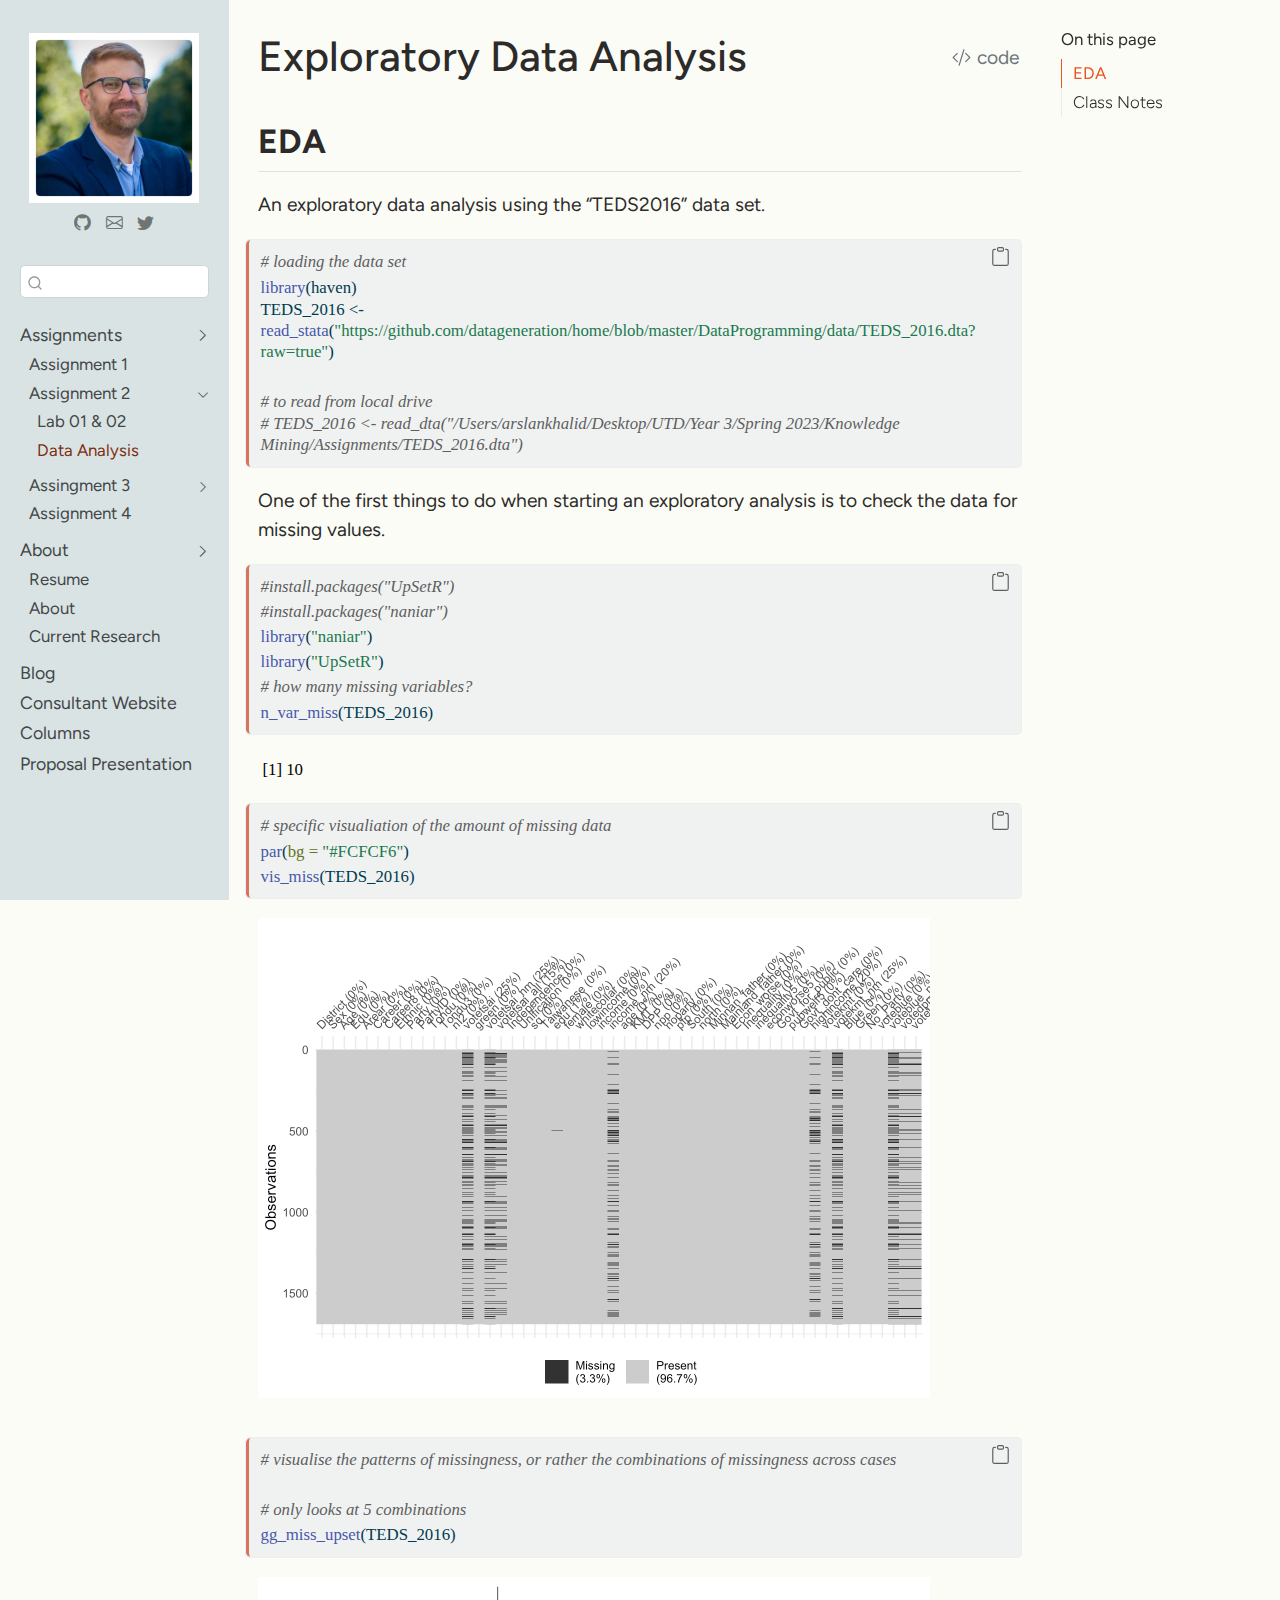
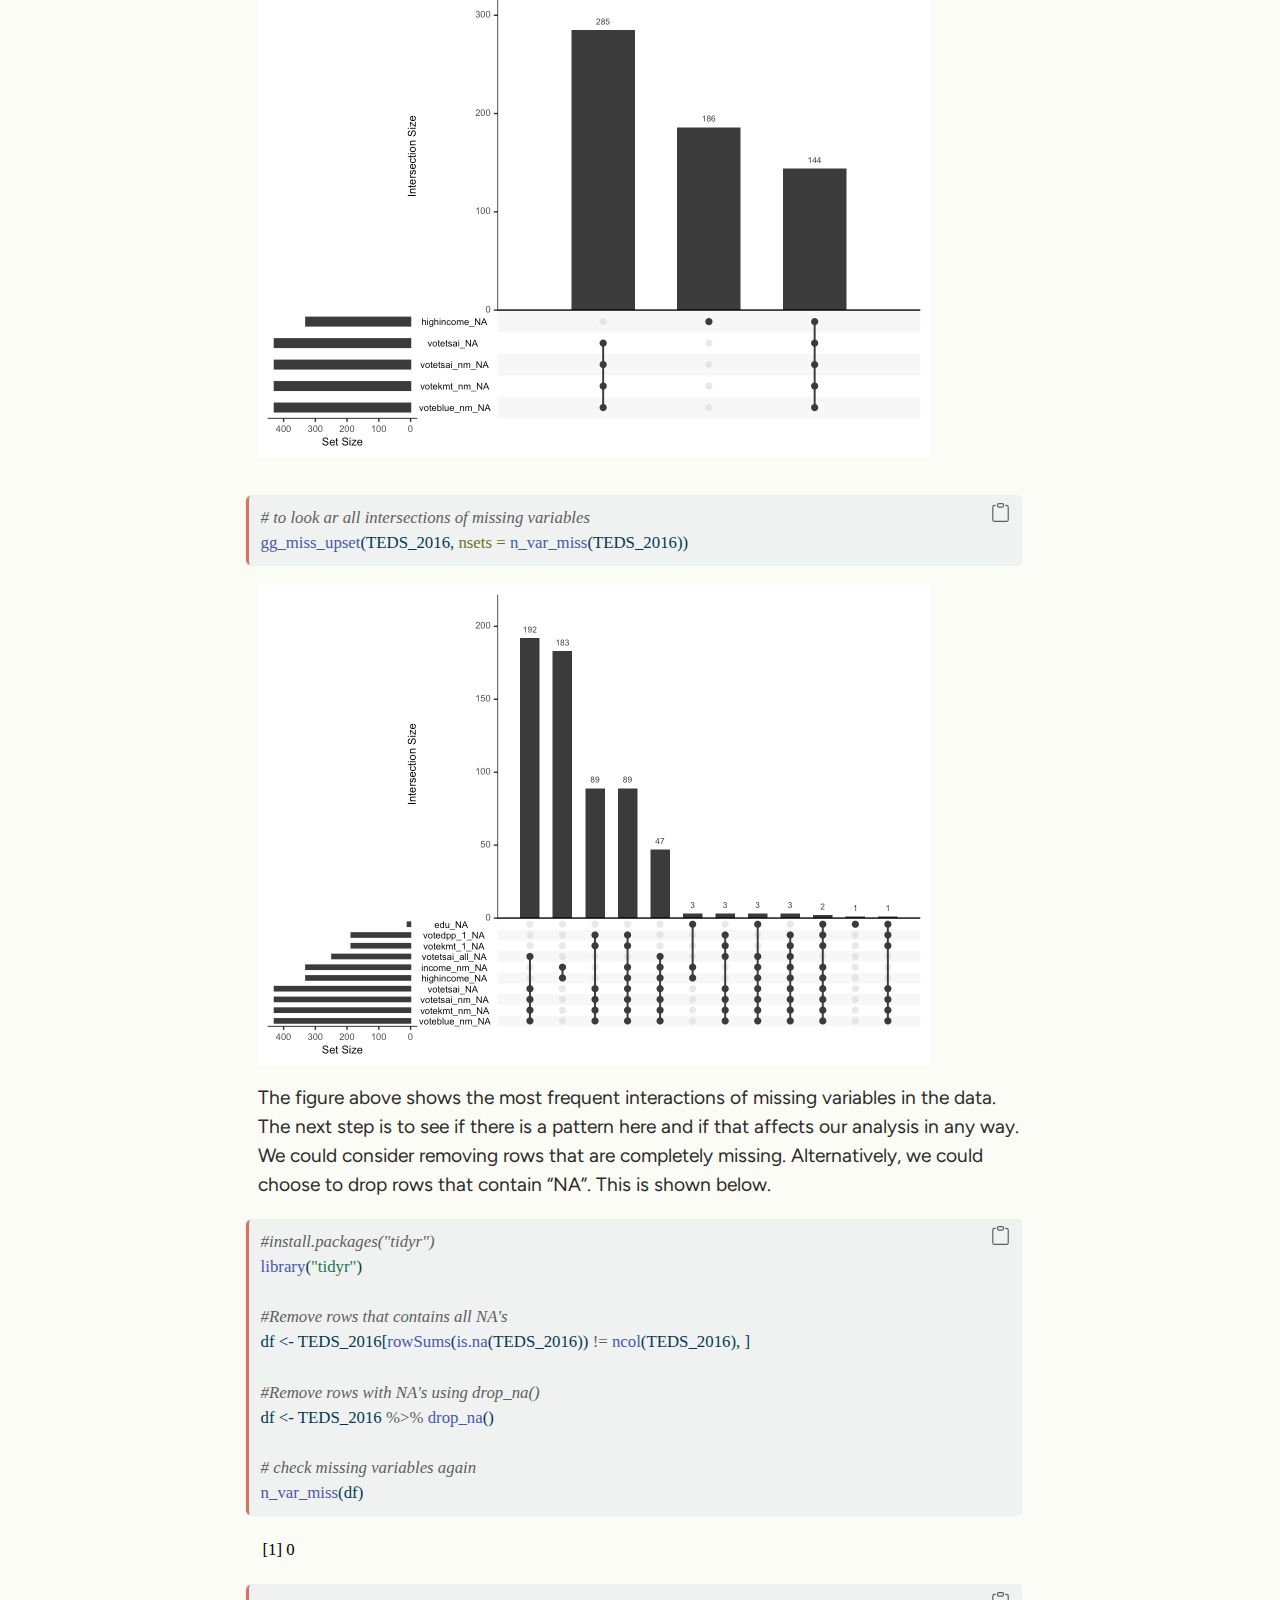
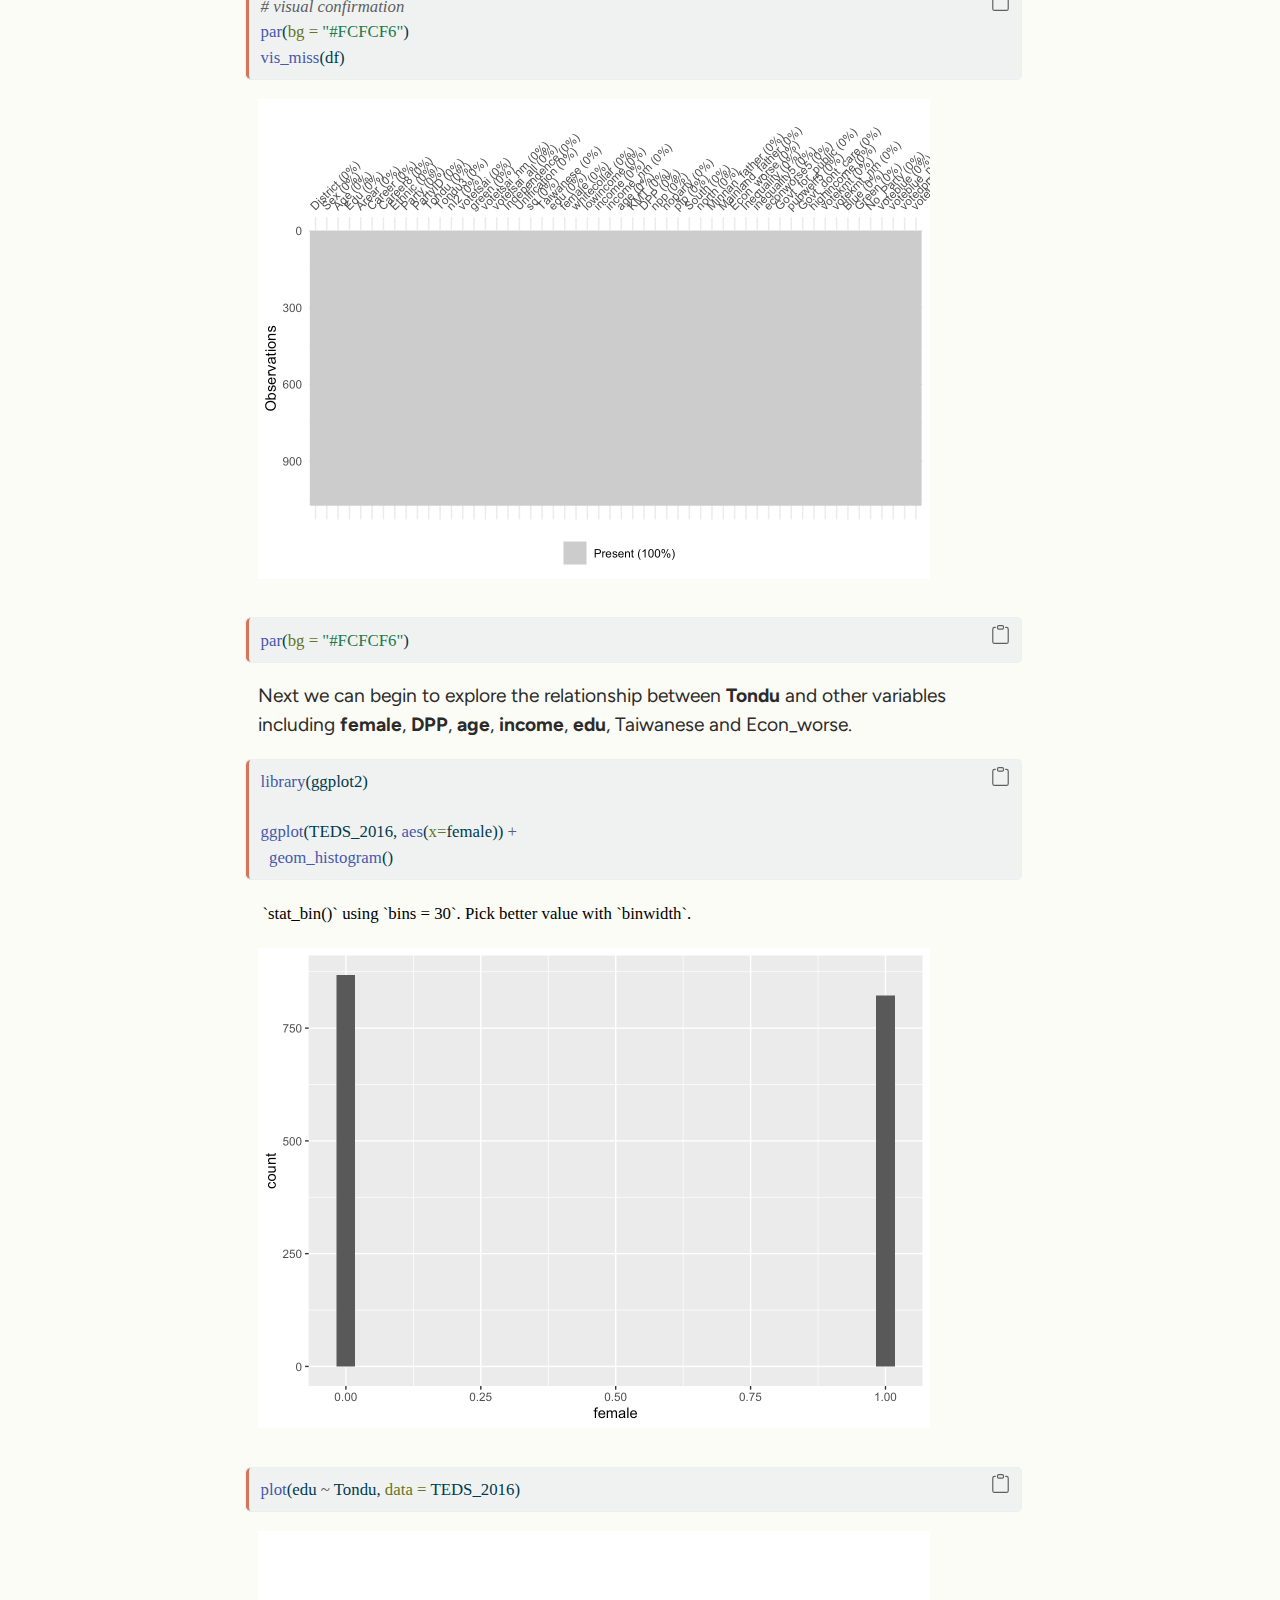
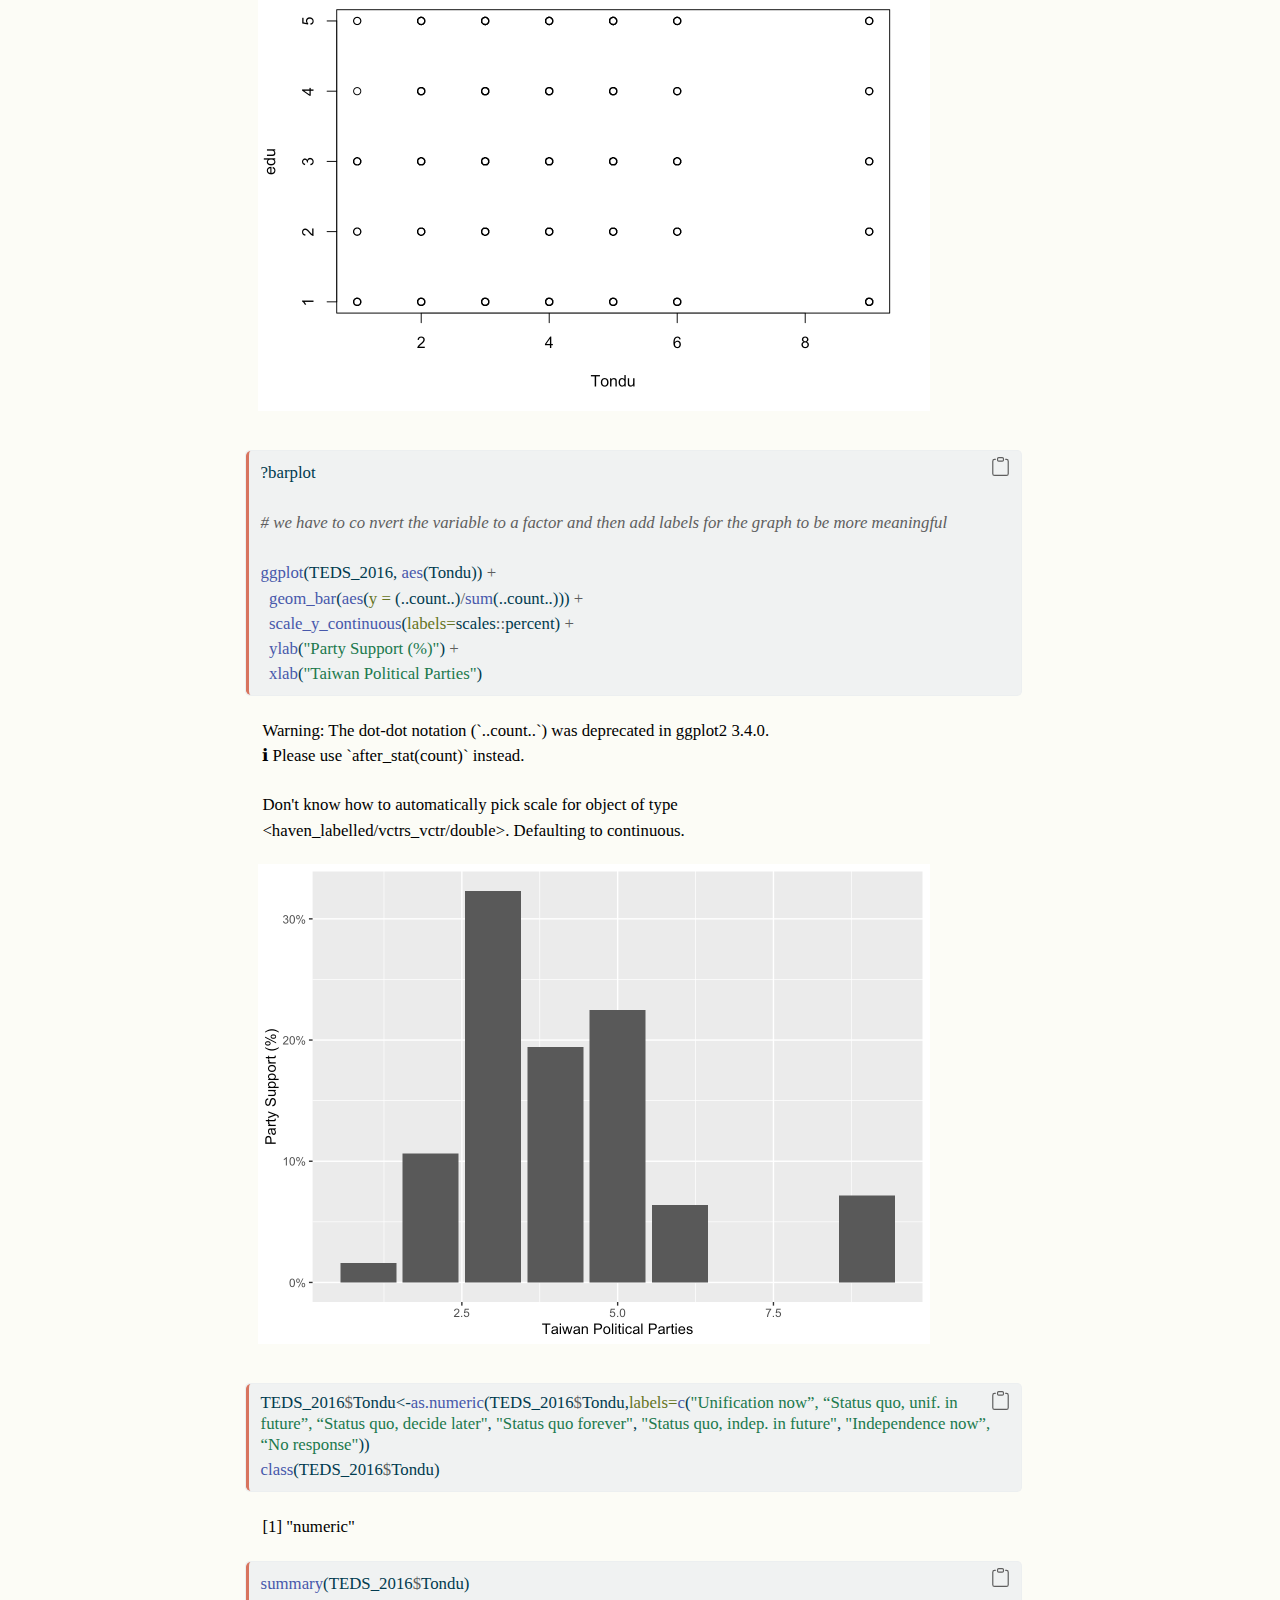
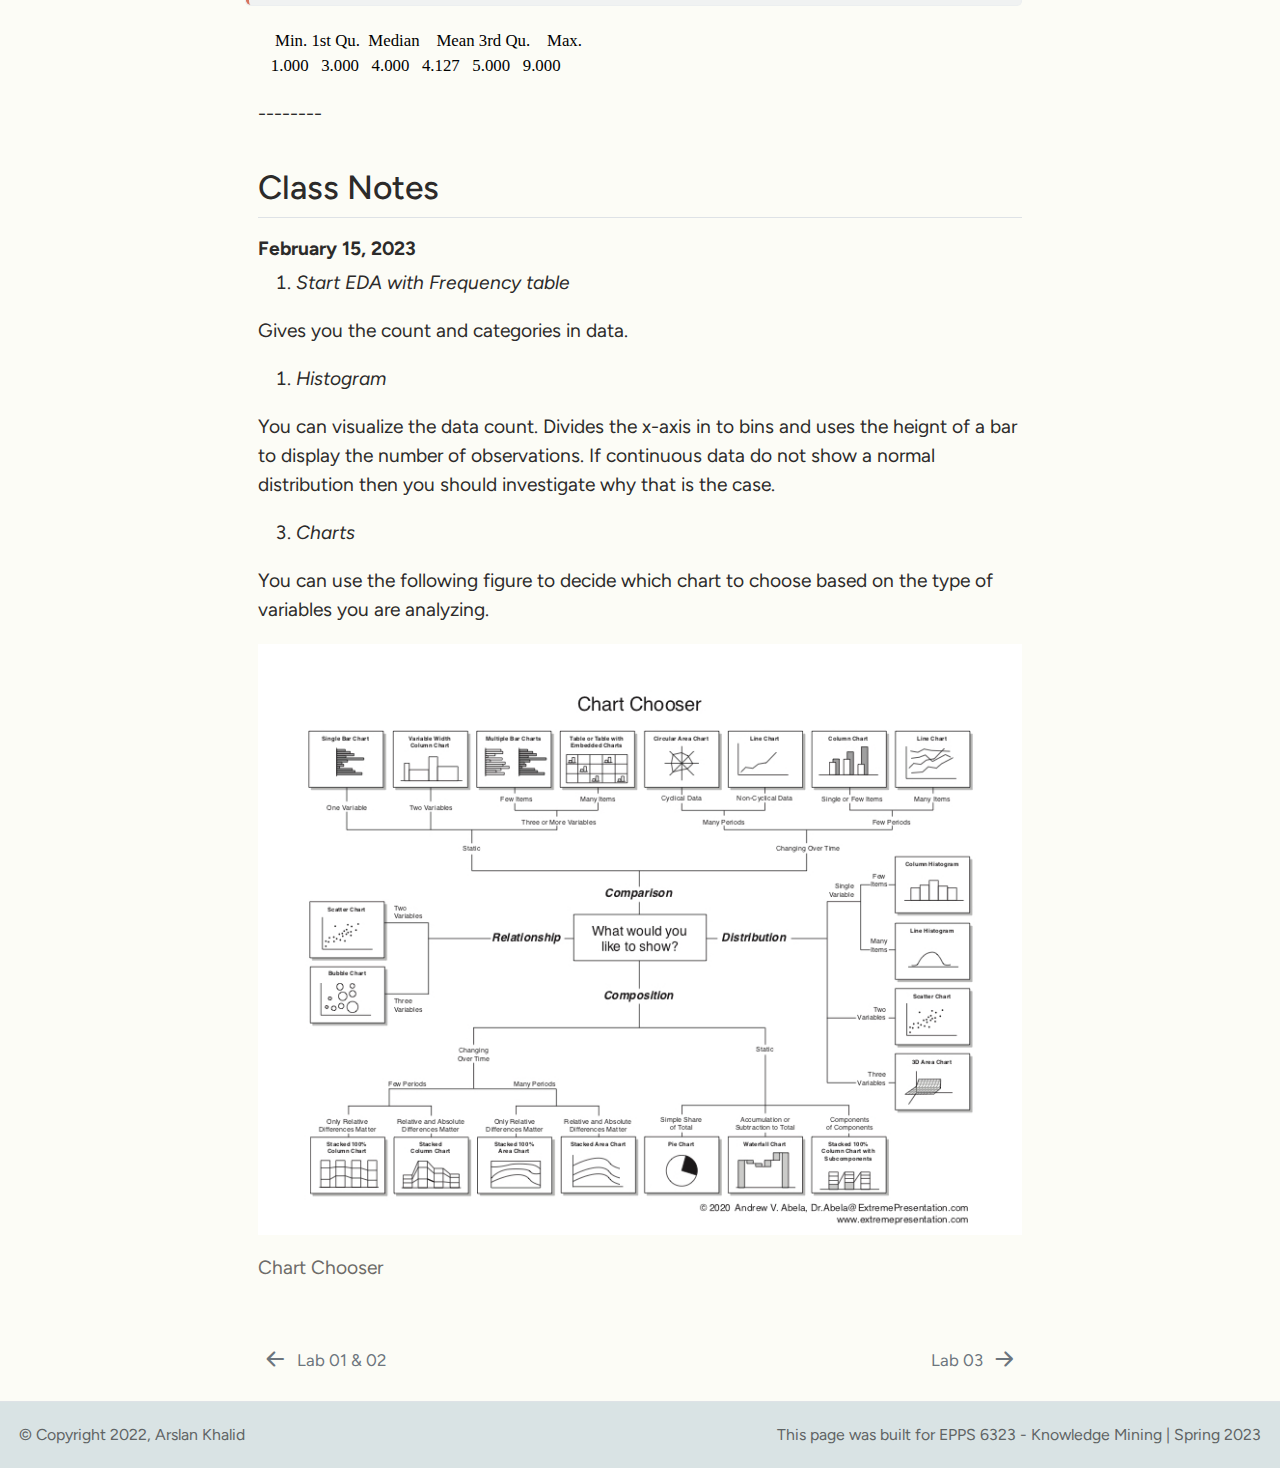
<file: assign_02b.html>
<!DOCTYPE html>
<html xmlns="http://www.w3.org/1999/xhtml" lang="en" xml:lang="en"><head>

<meta charset="utf-8">
<meta name="generator" content="quarto-1.2.269">

<meta name="viewport" content="width=device-width, initial-scale=1.0, user-scalable=yes">


<title>Arslan Khalid - Exploratory Data Analysis</title>
<style>
code{white-space: pre-wrap;}
span.smallcaps{font-variant: small-caps;}
div.columns{display: flex; gap: min(4vw, 1.5em);}
div.column{flex: auto; overflow-x: auto;}
div.hanging-indent{margin-left: 1.5em; text-indent: -1.5em;}
ul.task-list{list-style: none;}
ul.task-list li input[type="checkbox"] {
  width: 0.8em;
  margin: 0 0.8em 0.2em -1.6em;
  vertical-align: middle;
}
pre > code.sourceCode { white-space: pre; position: relative; }
pre > code.sourceCode > span { display: inline-block; line-height: 1.25; }
pre > code.sourceCode > span:empty { height: 1.2em; }
.sourceCode { overflow: visible; }
code.sourceCode > span { color: inherit; text-decoration: inherit; }
div.sourceCode { margin: 1em 0; }
pre.sourceCode { margin: 0; }
@media screen {
div.sourceCode { overflow: auto; }
}
@media print {
pre > code.sourceCode { white-space: pre-wrap; }
pre > code.sourceCode > span { text-indent: -5em; padding-left: 5em; }
}
pre.numberSource code
  { counter-reset: source-line 0; }
pre.numberSource code > span
  { position: relative; left: -4em; counter-increment: source-line; }
pre.numberSource code > span > a:first-child::before
  { content: counter(source-line);
    position: relative; left: -1em; text-align: right; vertical-align: baseline;
    border: none; display: inline-block;
    -webkit-touch-callout: none; -webkit-user-select: none;
    -khtml-user-select: none; -moz-user-select: none;
    -ms-user-select: none; user-select: none;
    padding: 0 4px; width: 4em;
    color: #aaaaaa;
  }
pre.numberSource { margin-left: 3em; border-left: 1px solid #aaaaaa;  padding-left: 4px; }
div.sourceCode
  {   }
@media screen {
pre > code.sourceCode > span > a:first-child::before { text-decoration: underline; }
}
code span.al { color: #ff0000; font-weight: bold; } /* Alert */
code span.an { color: #60a0b0; font-weight: bold; font-style: italic; } /* Annotation */
code span.at { color: #7d9029; } /* Attribute */
code span.bn { color: #40a070; } /* BaseN */
code span.bu { color: #008000; } /* BuiltIn */
code span.cf { color: #007020; font-weight: bold; } /* ControlFlow */
code span.ch { color: #4070a0; } /* Char */
code span.cn { color: #880000; } /* Constant */
code span.co { color: #60a0b0; font-style: italic; } /* Comment */
code span.cv { color: #60a0b0; font-weight: bold; font-style: italic; } /* CommentVar */
code span.do { color: #ba2121; font-style: italic; } /* Documentation */
code span.dt { color: #902000; } /* DataType */
code span.dv { color: #40a070; } /* DecVal */
code span.er { color: #ff0000; font-weight: bold; } /* Error */
code span.ex { } /* Extension */
code span.fl { color: #40a070; } /* Float */
code span.fu { color: #06287e; } /* Function */
code span.im { color: #008000; font-weight: bold; } /* Import */
code span.in { color: #60a0b0; font-weight: bold; font-style: italic; } /* Information */
code span.kw { color: #007020; font-weight: bold; } /* Keyword */
code span.op { color: #666666; } /* Operator */
code span.ot { color: #007020; } /* Other */
code span.pp { color: #bc7a00; } /* Preprocessor */
code span.sc { color: #4070a0; } /* SpecialChar */
code span.ss { color: #bb6688; } /* SpecialString */
code span.st { color: #4070a0; } /* String */
code span.va { color: #19177c; } /* Variable */
code span.vs { color: #4070a0; } /* VerbatimString */
code span.wa { color: #60a0b0; font-weight: bold; font-style: italic; } /* Warning */
</style>


<script src="site_libs/quarto-nav/quarto-nav.js"></script>
<script src="site_libs/clipboard/clipboard.min.js"></script>
<script src="site_libs/quarto-search/autocomplete.umd.js"></script>
<script src="site_libs/quarto-search/fuse.min.js"></script>
<script src="site_libs/quarto-search/quarto-search.js"></script>
<meta name="quarto:offset" content="./">
<link href="./lab_03.html" rel="next">
<link href="./assign_02.html" rel="prev">
<script src="site_libs/quarto-html/quarto.js"></script>
<script src="site_libs/quarto-html/popper.min.js"></script>
<script src="site_libs/quarto-html/tippy.umd.min.js"></script>
<script src="site_libs/quarto-html/anchor.min.js"></script>
<link href="site_libs/quarto-html/tippy.css" rel="stylesheet">
<link href="site_libs/quarto-html/quarto-syntax-highlighting.css" rel="stylesheet" id="quarto-text-highlighting-styles">
<script src="site_libs/bootstrap/bootstrap.min.js"></script>
<link href="site_libs/bootstrap/bootstrap-icons.css" rel="stylesheet">
<link href="site_libs/bootstrap/bootstrap.min.css" rel="stylesheet" id="quarto-bootstrap" data-mode="light">
<script id="quarto-search-options" type="application/json">{
  "location": "sidebar",
  "copy-button": false,
  "collapse-after": 3,
  "panel-placement": "start",
  "type": "textbox",
  "limit": 20,
  "language": {
    "search-no-results-text": "No results",
    "search-matching-documents-text": "matching documents",
    "search-copy-link-title": "Copy link to search",
    "search-hide-matches-text": "Hide additional matches",
    "search-more-match-text": "more match in this document",
    "search-more-matches-text": "more matches in this document",
    "search-clear-button-title": "Clear",
    "search-detached-cancel-button-title": "Cancel",
    "search-submit-button-title": "Submit"
  }
}</script>
<link href="https://fonts.googleapis.com/css2?family=Figtree:ital,wght@0,400;0,700;0,800;1,400;1,700&amp;family=Spectral:ital,wght@0,500;0,800;1,500;1,800&amp;family=Ubuntu+Mono&amp;display=swap" rel="stylesheet">


<meta name="twitter:title" content="Arslan Khalid - Exploratory Data Analysis">
<meta name="twitter:description" content="An exploratory data analysis using the “TEDS2016” data set.">
<meta name="twitter:image" content="https://arslank87.wixsite.com/arslankhalid/images/logo_image2.jpeg">
<meta name="twitter:creator" content="@arslan_k">
<meta name="twitter:card" content="summary_large_image">
</head>

<body class="nav-sidebar docked">

<div id="quarto-search-results"></div>
  <header id="quarto-header" class="headroom fixed-top">
  <nav class="quarto-secondary-nav" data-bs-toggle="collapse" data-bs-target="#quarto-sidebar" aria-controls="quarto-sidebar" aria-expanded="false" aria-label="Toggle sidebar navigation" onclick="if (window.quartoToggleHeadroom) { window.quartoToggleHeadroom(); }">
    <div class="container-fluid d-flex justify-content-between">
      <h1 class="quarto-secondary-nav-title">Exploratory Data Analysis</h1>
      <button type="button" class="quarto-btn-toggle btn" aria-label="Show secondary navigation">
        <i class="bi bi-chevron-right"></i>
      </button>
    </div>
  </nav>
</header>
<!-- content -->
<div id="quarto-content" class="quarto-container page-columns page-rows-contents page-layout-article">
<!-- sidebar -->
  <nav id="quarto-sidebar" class="sidebar collapse sidebar-navigation docked overflow-auto">
    <div class="pt-lg-2 mt-2 text-center sidebar-header">
      <a href="./index.html" class="sidebar-logo-link">
      <img src="./images/logo_image2.jpeg" alt="" class="sidebar-logo py-0 d-lg-inline d-none">
      </a>
      <div class="sidebar-tools-main tools-wide">
    <a href="https://github.com/arslankhalid-1" title="My GitHub" class="sidebar-tool px-1"><i class="bi bi-github"></i></a>
    <a href="mailto:arslan.khalid@utdallas.edu" title="Email" class="sidebar-tool px-1"><i class="bi bi-envelope"></i></a>
    <a href="https://twitter.com/arslan_k" title="Twitter" class="sidebar-tool px-1"><i class="bi bi-twitter"></i></a>
</div>
      </div>
      <div class="mt-2 flex-shrink-0 align-items-center">
        <div class="sidebar-search">
        <div id="quarto-search" class="" title="Search"></div>
        </div>
      </div>
    <div class="sidebar-menu-container"> 
    <ul class="list-unstyled mt-1">
        <li class="sidebar-item sidebar-item-section">
      <div class="sidebar-item-container"> 
            <a class="sidebar-item-text sidebar-link text-start" data-bs-toggle="collapse" data-bs-target="#quarto-sidebar-section-1" aria-expanded="true">Assignments</a>
          <a class="sidebar-item-toggle text-start" data-bs-toggle="collapse" data-bs-target="#quarto-sidebar-section-1" aria-expanded="true">
            <i class="bi bi-chevron-right ms-2"></i>
          </a> 
      </div>
      <ul id="quarto-sidebar-section-1" class="collapse list-unstyled sidebar-section depth1 show">  
          <li class="sidebar-item">
  <div class="sidebar-item-container"> 
  <a href="./assign_01.qmd" class="sidebar-item-text sidebar-link">Assignment 1</a>
  </div>
</li>
          <li class="sidebar-item sidebar-item-section">
      <div class="sidebar-item-container"> 
            <a class="sidebar-item-text sidebar-link text-start" data-bs-toggle="collapse" data-bs-target="#quarto-sidebar-section-2" aria-expanded="true">Assignment 2</a>
          <a class="sidebar-item-toggle text-start" data-bs-toggle="collapse" data-bs-target="#quarto-sidebar-section-2" aria-expanded="true">
            <i class="bi bi-chevron-right ms-2"></i>
          </a> 
      </div>
      <ul id="quarto-sidebar-section-2" class="collapse list-unstyled sidebar-section depth2 show">  
          <li class="sidebar-item">
  <div class="sidebar-item-container"> 
  <a href="./assign_02.html" class="sidebar-item-text sidebar-link">Lab 01 &amp; 02</a>
  </div>
</li>
          <li class="sidebar-item">
  <div class="sidebar-item-container"> 
  <a href="./assign_02b.html" class="sidebar-item-text sidebar-link active">Data Analysis</a>
  </div>
</li>
      </ul>
  </li>
          <li class="sidebar-item sidebar-item-section">
      <div class="sidebar-item-container"> 
            <a class="sidebar-item-text sidebar-link text-start collapsed" data-bs-toggle="collapse" data-bs-target="#quarto-sidebar-section-3" aria-expanded="false">Assingment 3</a>
          <a class="sidebar-item-toggle text-start collapsed" data-bs-toggle="collapse" data-bs-target="#quarto-sidebar-section-3" aria-expanded="false">
            <i class="bi bi-chevron-right ms-2"></i>
          </a> 
      </div>
      <ul id="quarto-sidebar-section-3" class="collapse list-unstyled sidebar-section depth2 ">  
          <li class="sidebar-item">
  <div class="sidebar-item-container"> 
  <a href="./lab_03.html" class="sidebar-item-text sidebar-link">Lab 03</a>
  </div>
</li>
          <li class="sidebar-item">
  <div class="sidebar-item-container"> 
  <a href="./assign_03.html" class="sidebar-item-text sidebar-link">Data Analysis</a>
  </div>
</li>
      </ul>
  </li>
          <li class="sidebar-item">
  <div class="sidebar-item-container"> 
  <a href="./assign_04.html" class="sidebar-item-text sidebar-link">Assignment 4</a>
  </div>
</li>
      </ul>
  </li>
        <li class="sidebar-item sidebar-item-section">
      <div class="sidebar-item-container"> 
            <a class="sidebar-item-text sidebar-link text-start" data-bs-toggle="collapse" data-bs-target="#quarto-sidebar-section-4" aria-expanded="true">About</a>
          <a class="sidebar-item-toggle text-start" data-bs-toggle="collapse" data-bs-target="#quarto-sidebar-section-4" aria-expanded="true">
            <i class="bi bi-chevron-right ms-2"></i>
          </a> 
      </div>
      <ul id="quarto-sidebar-section-4" class="collapse list-unstyled sidebar-section depth1 show">  
          <li class="sidebar-item">
  <div class="sidebar-item-container"> 
  <a href="./CV_Arslan_Khalid_2022.pdf" class="sidebar-item-text sidebar-link">Resume</a>
  </div>
</li>
          <li class="sidebar-item">
  <div class="sidebar-item-container"> 
  <a href="./about.html" class="sidebar-item-text sidebar-link">About</a>
  </div>
</li>
          <li class="sidebar-item">
  <div class="sidebar-item-container"> 
  <a href="./research.html" class="sidebar-item-text sidebar-link">Current Research</a>
  </div>
</li>
      </ul>
  </li>
        <li class="sidebar-item">
  <div class="sidebar-item-container"> 
  <a href="./blog.qmd" class="sidebar-item-text sidebar-link">Blog</a>
  </div>
</li>
        <li class="sidebar-item">
  <div class="sidebar-item-container"> 
  <a href="https://arslank87.wixsite.com/arslankhalid" class="sidebar-item-text sidebar-link">Consultant Website</a>
  </div>
</li>
        <li class="sidebar-item">
  <div class="sidebar-item-container"> 
  <a href="https://archive.pakistantoday.com.pk/author/arslan-khalid/" class="sidebar-item-text sidebar-link">Columns</a>
  </div>
</li>
        <li class="sidebar-item">
  <div class="sidebar-item-container"> 
  <a href="https://docs.google.com/presentation/d/1LbaYy7zfQw6VAe-A1KnsgW6zwcfnFS6NwtBz4391u-s/edit?usp=sharing" class="sidebar-item-text sidebar-link">Proposal Presentation</a>
  </div>
</li>
    </ul>
    </div>
</nav>
<!-- margin-sidebar -->
    <div id="quarto-margin-sidebar" class="sidebar margin-sidebar">
        <nav id="TOC" role="doc-toc" class="toc-active">
    <h2 id="toc-title">On this page</h2>
   
  <ul>
  <li><a href="#eda" id="toc-eda" class="nav-link active" data-scroll-target="#eda"><strong>EDA</strong></a></li>
  <li><a href="#class-notes" id="toc-class-notes" class="nav-link" data-scroll-target="#class-notes">Class Notes</a></li>
  </ul>
</nav>
    </div>
<!-- main -->
<main class="content" id="quarto-document-content">

<header id="title-block-header" class="quarto-title-block default">
<div class="quarto-title">
<div class="quarto-title-block"><div><h1 class="title d-none d-lg-block">Exploratory Data Analysis</h1><button type="button" class="btn code-tools-button" id="quarto-code-tools-source"><i class="bi"></i> code</button></div></div>
</div>



<div class="quarto-title-meta">

    
  
    
  </div>
  

</header>

<section id="eda" class="level2">
<h2 class="anchored" data-anchor-id="eda"><strong>EDA</strong></h2>
<p>An exploratory data analysis using the “TEDS2016” data set.</p>
<div class="cell">
<div class="sourceCode cell-code" id="cb1"><pre class="sourceCode r code-with-copy"><code class="sourceCode r"><span id="cb1-1"><a href="#cb1-1" aria-hidden="true" tabindex="-1"></a><span class="co"># loading the data set </span></span>
<span id="cb1-2"><a href="#cb1-2" aria-hidden="true" tabindex="-1"></a><span class="fu">library</span>(haven)</span>
<span id="cb1-3"><a href="#cb1-3" aria-hidden="true" tabindex="-1"></a>TEDS_2016 <span class="ot">&lt;-</span> <span class="fu">read_stata</span>(<span class="st">"https://github.com/datageneration/home/blob/master/DataProgramming/data/TEDS_2016.dta?raw=true"</span>)</span>
<span id="cb1-4"><a href="#cb1-4" aria-hidden="true" tabindex="-1"></a></span>
<span id="cb1-5"><a href="#cb1-5" aria-hidden="true" tabindex="-1"></a><span class="co"># to read from local drive </span></span>
<span id="cb1-6"><a href="#cb1-6" aria-hidden="true" tabindex="-1"></a><span class="co"># TEDS_2016 &lt;- read_dta("/Users/arslankhalid/Desktop/UTD/Year 3/Spring 2023/Knowledge Mining/Assignments/TEDS_2016.dta")</span></span></code><button title="Copy to Clipboard" class="code-copy-button"><i class="bi"></i></button></pre></div>
</div>
<p>One of the first things to do when starting an exploratory analysis is to check the data for missing values.</p>
<div class="cell">
<div class="sourceCode cell-code" id="cb2"><pre class="sourceCode r code-with-copy"><code class="sourceCode r"><span id="cb2-1"><a href="#cb2-1" aria-hidden="true" tabindex="-1"></a><span class="co">#install.packages("UpSetR")</span></span>
<span id="cb2-2"><a href="#cb2-2" aria-hidden="true" tabindex="-1"></a><span class="co">#install.packages("naniar")</span></span>
<span id="cb2-3"><a href="#cb2-3" aria-hidden="true" tabindex="-1"></a><span class="fu">library</span>(<span class="st">"naniar"</span>)</span>
<span id="cb2-4"><a href="#cb2-4" aria-hidden="true" tabindex="-1"></a><span class="fu">library</span>(<span class="st">"UpSetR"</span>)</span>
<span id="cb2-5"><a href="#cb2-5" aria-hidden="true" tabindex="-1"></a><span class="co"># how many missing variables?</span></span>
<span id="cb2-6"><a href="#cb2-6" aria-hidden="true" tabindex="-1"></a><span class="fu">n_var_miss</span>(TEDS_2016)</span></code><button title="Copy to Clipboard" class="code-copy-button"><i class="bi"></i></button></pre></div>
<div class="cell-output cell-output-stdout">
<pre><code>[1] 10</code></pre>
</div>
<div class="sourceCode cell-code" id="cb4"><pre class="sourceCode r code-with-copy"><code class="sourceCode r"><span id="cb4-1"><a href="#cb4-1" aria-hidden="true" tabindex="-1"></a><span class="co"># specific visualiation of the amount of missing data</span></span>
<span id="cb4-2"><a href="#cb4-2" aria-hidden="true" tabindex="-1"></a><span class="fu">par</span>(<span class="at">bg =</span> <span class="st">"#FCFCF6"</span>)</span>
<span id="cb4-3"><a href="#cb4-3" aria-hidden="true" tabindex="-1"></a><span class="fu">vis_miss</span>(TEDS_2016)</span></code><button title="Copy to Clipboard" class="code-copy-button"><i class="bi"></i></button></pre></div>
<div class="cell-output-display">
<p><img src="assign_02b_files/figure-html/unnamed-chunk-2-1.png" class="img-fluid" width="672"></p>
</div>
<div class="sourceCode cell-code" id="cb5"><pre class="sourceCode r code-with-copy"><code class="sourceCode r"><span id="cb5-1"><a href="#cb5-1" aria-hidden="true" tabindex="-1"></a><span class="co"># visualise the patterns of missingness, or rather the combinations of missingness across cases</span></span>
<span id="cb5-2"><a href="#cb5-2" aria-hidden="true" tabindex="-1"></a></span>
<span id="cb5-3"><a href="#cb5-3" aria-hidden="true" tabindex="-1"></a><span class="co"># only looks at 5 combinations </span></span>
<span id="cb5-4"><a href="#cb5-4" aria-hidden="true" tabindex="-1"></a><span class="fu">gg_miss_upset</span>(TEDS_2016) </span></code><button title="Copy to Clipboard" class="code-copy-button"><i class="bi"></i></button></pre></div>
<div class="cell-output-display">
<p><img src="assign_02b_files/figure-html/unnamed-chunk-2-2.png" class="img-fluid" width="672"></p>
</div>
<div class="sourceCode cell-code" id="cb6"><pre class="sourceCode r code-with-copy"><code class="sourceCode r"><span id="cb6-1"><a href="#cb6-1" aria-hidden="true" tabindex="-1"></a><span class="co"># to look ar all intersections of missing variables </span></span>
<span id="cb6-2"><a href="#cb6-2" aria-hidden="true" tabindex="-1"></a><span class="fu">gg_miss_upset</span>(TEDS_2016, <span class="at">nsets =</span> <span class="fu">n_var_miss</span>(TEDS_2016)) </span></code><button title="Copy to Clipboard" class="code-copy-button"><i class="bi"></i></button></pre></div>
<div class="cell-output-display">
<p><img src="assign_02b_files/figure-html/unnamed-chunk-2-3.png" class="img-fluid" width="672"></p>
</div>
</div>
<p>The figure above shows the most frequent interactions of missing variables in the data. The next step is to see if there is a pattern here and if that affects our analysis in any way. We could consider removing rows that are completely missing. Alternatively, we could choose to drop rows that contain “NA”. This is shown below.</p>
<div class="cell">
<div class="sourceCode cell-code" id="cb7"><pre class="sourceCode r code-with-copy"><code class="sourceCode r"><span id="cb7-1"><a href="#cb7-1" aria-hidden="true" tabindex="-1"></a><span class="co">#install.packages("tidyr")</span></span>
<span id="cb7-2"><a href="#cb7-2" aria-hidden="true" tabindex="-1"></a><span class="fu">library</span>(<span class="st">"tidyr"</span>)</span>
<span id="cb7-3"><a href="#cb7-3" aria-hidden="true" tabindex="-1"></a></span>
<span id="cb7-4"><a href="#cb7-4" aria-hidden="true" tabindex="-1"></a><span class="co">#Remove rows that contains all NA's</span></span>
<span id="cb7-5"><a href="#cb7-5" aria-hidden="true" tabindex="-1"></a>df <span class="ot">&lt;-</span> TEDS_2016[<span class="fu">rowSums</span>(<span class="fu">is.na</span>(TEDS_2016)) <span class="sc">!=</span> <span class="fu">ncol</span>(TEDS_2016), ]</span>
<span id="cb7-6"><a href="#cb7-6" aria-hidden="true" tabindex="-1"></a></span>
<span id="cb7-7"><a href="#cb7-7" aria-hidden="true" tabindex="-1"></a><span class="co">#Remove rows with NA's using drop_na()</span></span>
<span id="cb7-8"><a href="#cb7-8" aria-hidden="true" tabindex="-1"></a>df <span class="ot">&lt;-</span> TEDS_2016 <span class="sc">%&gt;%</span> <span class="fu">drop_na</span>()</span>
<span id="cb7-9"><a href="#cb7-9" aria-hidden="true" tabindex="-1"></a></span>
<span id="cb7-10"><a href="#cb7-10" aria-hidden="true" tabindex="-1"></a><span class="co"># check missing variables again </span></span>
<span id="cb7-11"><a href="#cb7-11" aria-hidden="true" tabindex="-1"></a><span class="fu">n_var_miss</span>(df)</span></code><button title="Copy to Clipboard" class="code-copy-button"><i class="bi"></i></button></pre></div>
<div class="cell-output cell-output-stdout">
<pre><code>[1] 0</code></pre>
</div>
<div class="sourceCode cell-code" id="cb9"><pre class="sourceCode r code-with-copy"><code class="sourceCode r"><span id="cb9-1"><a href="#cb9-1" aria-hidden="true" tabindex="-1"></a><span class="co"># visual confirmation </span></span>
<span id="cb9-2"><a href="#cb9-2" aria-hidden="true" tabindex="-1"></a><span class="fu">par</span>(<span class="at">bg =</span> <span class="st">"#FCFCF6"</span>)</span>
<span id="cb9-3"><a href="#cb9-3" aria-hidden="true" tabindex="-1"></a><span class="fu">vis_miss</span>(df)</span></code><button title="Copy to Clipboard" class="code-copy-button"><i class="bi"></i></button></pre></div>
<div class="cell-output-display">
<p><img src="assign_02b_files/figure-html/unnamed-chunk-3-1.png" class="img-fluid" width="672"></p>
</div>
<div class="sourceCode cell-code" id="cb10"><pre class="sourceCode r code-with-copy"><code class="sourceCode r"><span id="cb10-1"><a href="#cb10-1" aria-hidden="true" tabindex="-1"></a><span class="fu">par</span>(<span class="at">bg =</span> <span class="st">"#FCFCF6"</span>)</span></code><button title="Copy to Clipboard" class="code-copy-button"><i class="bi"></i></button></pre></div>
</div>
<p>Next we can begin to explore the relationship between <strong>Tondu</strong> and other variables including <strong>female</strong>, <strong>DPP</strong>, <strong>age</strong>, <strong>income</strong>, <strong>edu</strong>, Taiwanese and Econ_worse.</p>
<div class="cell">
<div class="sourceCode cell-code" id="cb11"><pre class="sourceCode r code-with-copy"><code class="sourceCode r"><span id="cb11-1"><a href="#cb11-1" aria-hidden="true" tabindex="-1"></a><span class="fu">library</span>(ggplot2)</span>
<span id="cb11-2"><a href="#cb11-2" aria-hidden="true" tabindex="-1"></a></span>
<span id="cb11-3"><a href="#cb11-3" aria-hidden="true" tabindex="-1"></a><span class="fu">ggplot</span>(TEDS_2016, <span class="fu">aes</span>(<span class="at">x=</span>female)) <span class="sc">+</span> </span>
<span id="cb11-4"><a href="#cb11-4" aria-hidden="true" tabindex="-1"></a>  <span class="fu">geom_histogram</span>()</span></code><button title="Copy to Clipboard" class="code-copy-button"><i class="bi"></i></button></pre></div>
<div class="cell-output cell-output-stderr">
<pre><code>`stat_bin()` using `bins = 30`. Pick better value with `binwidth`.</code></pre>
</div>
<div class="cell-output-display">
<p><img src="assign_02b_files/figure-html/unnamed-chunk-4-1.png" class="img-fluid" width="672"></p>
</div>
<div class="sourceCode cell-code" id="cb13"><pre class="sourceCode r code-with-copy"><code class="sourceCode r"><span id="cb13-1"><a href="#cb13-1" aria-hidden="true" tabindex="-1"></a><span class="fu">plot</span>(edu <span class="sc">~</span> Tondu, <span class="at">data =</span> TEDS_2016)</span></code><button title="Copy to Clipboard" class="code-copy-button"><i class="bi"></i></button></pre></div>
<div class="cell-output-display">
<p><img src="assign_02b_files/figure-html/unnamed-chunk-4-2.png" class="img-fluid" width="672"></p>
</div>
<div class="sourceCode cell-code" id="cb14"><pre class="sourceCode r code-with-copy"><code class="sourceCode r"><span id="cb14-1"><a href="#cb14-1" aria-hidden="true" tabindex="-1"></a>?barplot</span>
<span id="cb14-2"><a href="#cb14-2" aria-hidden="true" tabindex="-1"></a></span>
<span id="cb14-3"><a href="#cb14-3" aria-hidden="true" tabindex="-1"></a><span class="co"># we have to co nvert the variable to a factor and then add labels for the graph to be more meaningful </span></span>
<span id="cb14-4"><a href="#cb14-4" aria-hidden="true" tabindex="-1"></a></span>
<span id="cb14-5"><a href="#cb14-5" aria-hidden="true" tabindex="-1"></a><span class="fu">ggplot</span>(TEDS_2016, <span class="fu">aes</span>(Tondu)) <span class="sc">+</span> </span>
<span id="cb14-6"><a href="#cb14-6" aria-hidden="true" tabindex="-1"></a>  <span class="fu">geom_bar</span>(<span class="fu">aes</span>(<span class="at">y =</span> (..count..)<span class="sc">/</span><span class="fu">sum</span>(..count..))) <span class="sc">+</span> </span>
<span id="cb14-7"><a href="#cb14-7" aria-hidden="true" tabindex="-1"></a>  <span class="fu">scale_y_continuous</span>(<span class="at">labels=</span>scales<span class="sc">::</span>percent) <span class="sc">+</span></span>
<span id="cb14-8"><a href="#cb14-8" aria-hidden="true" tabindex="-1"></a>  <span class="fu">ylab</span>(<span class="st">"Party Support (%)"</span>) <span class="sc">+</span> </span>
<span id="cb14-9"><a href="#cb14-9" aria-hidden="true" tabindex="-1"></a>  <span class="fu">xlab</span>(<span class="st">"Taiwan Political Parties"</span>)</span></code><button title="Copy to Clipboard" class="code-copy-button"><i class="bi"></i></button></pre></div>
<div class="cell-output cell-output-stderr">
<pre><code>Warning: The dot-dot notation (`..count..`) was deprecated in ggplot2 3.4.0.
ℹ Please use `after_stat(count)` instead.</code></pre>
</div>
<div class="cell-output cell-output-stderr">
<pre><code>Don't know how to automatically pick scale for object of type
&lt;haven_labelled/vctrs_vctr/double&gt;. Defaulting to continuous.</code></pre>
</div>
<div class="cell-output-display">
<p><img src="assign_02b_files/figure-html/unnamed-chunk-4-3.png" class="img-fluid" width="672"></p>
</div>
<div class="sourceCode cell-code" id="cb17"><pre class="sourceCode r code-with-copy"><code class="sourceCode r"><span id="cb17-1"><a href="#cb17-1" aria-hidden="true" tabindex="-1"></a>TEDS_2016<span class="sc">$</span>Tondu<span class="ot">&lt;-</span><span class="fu">as.numeric</span>(TEDS_2016<span class="sc">$</span>Tondu,<span class="at">labels=</span><span class="fu">c</span>(<span class="st">"Unification now”, “Status quo, unif. in future”, “Status quo, decide later"</span>, <span class="st">"Status quo forever"</span>, <span class="st">"Status quo, indep. in future"</span>, <span class="st">"Independence now”, “No response"</span>))</span>
<span id="cb17-2"><a href="#cb17-2" aria-hidden="true" tabindex="-1"></a><span class="fu">class</span>(TEDS_2016<span class="sc">$</span>Tondu)</span></code><button title="Copy to Clipboard" class="code-copy-button"><i class="bi"></i></button></pre></div>
<div class="cell-output cell-output-stdout">
<pre><code>[1] "numeric"</code></pre>
</div>
<div class="sourceCode cell-code" id="cb19"><pre class="sourceCode r code-with-copy"><code class="sourceCode r"><span id="cb19-1"><a href="#cb19-1" aria-hidden="true" tabindex="-1"></a><span class="fu">summary</span>(TEDS_2016<span class="sc">$</span>Tondu)</span></code><button title="Copy to Clipboard" class="code-copy-button"><i class="bi"></i></button></pre></div>
<div class="cell-output cell-output-stdout">
<pre><code>   Min. 1st Qu.  Median    Mean 3rd Qu.    Max. 
  1.000   3.000   4.000   4.127   5.000   9.000 </code></pre>
</div>
</div>
<p>--------</p>
</section>
<section id="class-notes" class="level2">
<h2 class="anchored" data-anchor-id="class-notes">Class Notes</h2>
<section id="february-15-2023" class="level6">
<h6 class="anchored" data-anchor-id="february-15-2023"><strong>February 15, 2023</strong></h6>
<ol type="1">
<li><em>Start EDA with Frequency table</em></li>
</ol>
<p>Gives you the count and categories in data.</p>
<ol type="1">
<li><em>Histogram</em></li>
</ol>
<p>You can visualize the data count. Divides the x-axis in to bins and uses the heignt of a bar to display the number of observations. If continuous data do not show a normal distribution then you should investigate why that is the case.</p>
<ol start="3" type="1">
<li><em>Charts</em></li>
</ol>
<p>You can use the following figure to decide which chart to choose based on the type of variables you are analyzing.</p>
<div class="quarto-figure quarto-figure-center">
<figure class="figure">
<p><img src="images/chart_chooser.jpeg" class="img-fluid figure-img"></p>
<p></p><figcaption class="figure-caption">Chart Chooser</figcaption><p></p>
</figure>
</div>


<!-- -->

</section>
</section>

</main> <!-- /main -->
<script id="quarto-html-after-body" type="application/javascript">
window.document.addEventListener("DOMContentLoaded", function (event) {
  const toggleBodyColorMode = (bsSheetEl) => {
    const mode = bsSheetEl.getAttribute("data-mode");
    const bodyEl = window.document.querySelector("body");
    if (mode === "dark") {
      bodyEl.classList.add("quarto-dark");
      bodyEl.classList.remove("quarto-light");
    } else {
      bodyEl.classList.add("quarto-light");
      bodyEl.classList.remove("quarto-dark");
    }
  }
  const toggleBodyColorPrimary = () => {
    const bsSheetEl = window.document.querySelector("link#quarto-bootstrap");
    if (bsSheetEl) {
      toggleBodyColorMode(bsSheetEl);
    }
  }
  toggleBodyColorPrimary();  
  const icon = "";
  const anchorJS = new window.AnchorJS();
  anchorJS.options = {
    placement: 'right',
    icon: icon
  };
  anchorJS.add('.anchored');
  const clipboard = new window.ClipboardJS('.code-copy-button', {
    target: function(trigger) {
      return trigger.previousElementSibling;
    }
  });
  clipboard.on('success', function(e) {
    // button target
    const button = e.trigger;
    // don't keep focus
    button.blur();
    // flash "checked"
    button.classList.add('code-copy-button-checked');
    var currentTitle = button.getAttribute("title");
    button.setAttribute("title", "Copied!");
    let tooltip;
    if (window.bootstrap) {
      button.setAttribute("data-bs-toggle", "tooltip");
      button.setAttribute("data-bs-placement", "left");
      button.setAttribute("data-bs-title", "Copied!");
      tooltip = new bootstrap.Tooltip(button, 
        { trigger: "manual", 
          customClass: "code-copy-button-tooltip",
          offset: [0, -8]});
      tooltip.show();    
    }
    setTimeout(function() {
      if (tooltip) {
        tooltip.hide();
        button.removeAttribute("data-bs-title");
        button.removeAttribute("data-bs-toggle");
        button.removeAttribute("data-bs-placement");
      }
      button.setAttribute("title", currentTitle);
      button.classList.remove('code-copy-button-checked');
    }, 1000);
    // clear code selection
    e.clearSelection();
  });
  const viewSource = window.document.getElementById('quarto-view-source') ||
                     window.document.getElementById('quarto-code-tools-source');
  if (viewSource) {
    const sourceUrl = viewSource.getAttribute("data-quarto-source-url");
    viewSource.addEventListener("click", function(e) {
      if (sourceUrl) {
        // rstudio viewer pane
        if (/\bcapabilities=\b/.test(window.location)) {
          window.open(sourceUrl);
        } else {
          window.location.href = sourceUrl;
        }
      } else {
        const modal = new bootstrap.Modal(document.getElementById('quarto-embedded-source-code-modal'));
        modal.show();
      }
      return false;
    });
  }
  function toggleCodeHandler(show) {
    return function(e) {
      const detailsSrc = window.document.querySelectorAll(".cell > details > .sourceCode");
      for (let i=0; i<detailsSrc.length; i++) {
        const details = detailsSrc[i].parentElement;
        if (show) {
          details.open = true;
        } else {
          details.removeAttribute("open");
        }
      }
      const cellCodeDivs = window.document.querySelectorAll(".cell > .sourceCode");
      const fromCls = show ? "hidden" : "unhidden";
      const toCls = show ? "unhidden" : "hidden";
      for (let i=0; i<cellCodeDivs.length; i++) {
        const codeDiv = cellCodeDivs[i];
        if (codeDiv.classList.contains(fromCls)) {
          codeDiv.classList.remove(fromCls);
          codeDiv.classList.add(toCls);
        } 
      }
      return false;
    }
  }
  const hideAllCode = window.document.getElementById("quarto-hide-all-code");
  if (hideAllCode) {
    hideAllCode.addEventListener("click", toggleCodeHandler(false));
  }
  const showAllCode = window.document.getElementById("quarto-show-all-code");
  if (showAllCode) {
    showAllCode.addEventListener("click", toggleCodeHandler(true));
  }
  function tippyHover(el, contentFn) {
    const config = {
      allowHTML: true,
      content: contentFn,
      maxWidth: 500,
      delay: 100,
      arrow: false,
      appendTo: function(el) {
          return el.parentElement;
      },
      interactive: true,
      interactiveBorder: 10,
      theme: 'quarto',
      placement: 'bottom-start'
    };
    window.tippy(el, config); 
  }
  const noterefs = window.document.querySelectorAll('a[role="doc-noteref"]');
  for (var i=0; i<noterefs.length; i++) {
    const ref = noterefs[i];
    tippyHover(ref, function() {
      // use id or data attribute instead here
      let href = ref.getAttribute('data-footnote-href') || ref.getAttribute('href');
      try { href = new URL(href).hash; } catch {}
      const id = href.replace(/^#\/?/, "");
      const note = window.document.getElementById(id);
      return note.innerHTML;
    });
  }
  const findCites = (el) => {
    const parentEl = el.parentElement;
    if (parentEl) {
      const cites = parentEl.dataset.cites;
      if (cites) {
        return {
          el,
          cites: cites.split(' ')
        };
      } else {
        return findCites(el.parentElement)
      }
    } else {
      return undefined;
    }
  };
  var bibliorefs = window.document.querySelectorAll('a[role="doc-biblioref"]');
  for (var i=0; i<bibliorefs.length; i++) {
    const ref = bibliorefs[i];
    const citeInfo = findCites(ref);
    if (citeInfo) {
      tippyHover(citeInfo.el, function() {
        var popup = window.document.createElement('div');
        citeInfo.cites.forEach(function(cite) {
          var citeDiv = window.document.createElement('div');
          citeDiv.classList.add('hanging-indent');
          citeDiv.classList.add('csl-entry');
          var biblioDiv = window.document.getElementById('ref-' + cite);
          if (biblioDiv) {
            citeDiv.innerHTML = biblioDiv.innerHTML;
          }
          popup.appendChild(citeDiv);
        });
        return popup.innerHTML;
      });
    }
  }
});
</script>
<nav class="page-navigation">
  <div class="nav-page nav-page-previous">
      <a href="./assign_02.html" class="pagination-link">
        <i class="bi bi-arrow-left-short"></i> <span class="nav-page-text">Lab 01 &amp; 02</span>
      </a>          
  </div>
  <div class="nav-page nav-page-next">
      <a href="./lab_03.html" class="pagination-link">
        <span class="nav-page-text">Lab 03</span> <i class="bi bi-arrow-right-short"></i>
      </a>
  </div>
</nav><div class="modal fade" id="quarto-embedded-source-code-modal" tabindex="-1" aria-labelledby="quarto-embedded-source-code-modal-label" aria-hidden="true"><div class="modal-dialog modal-dialog-scrollable"><div class="modal-content"><div class="modal-header"><h5 class="modal-title" id="quarto-embedded-source-code-modal-label">Source Code</h5><button class="btn-close" data-bs-dismiss="modal"></button></div><div class="modal-body"><div class="">
<div class="sourceCode" id="cb21" data-shortcodes="false"><pre class="sourceCode markdown code-with-copy"><code class="sourceCode markdown"><span id="cb21-1"><a href="#cb21-1" aria-hidden="true" tabindex="-1"></a><span class="co">---</span></span>
<span id="cb21-2"><a href="#cb21-2" aria-hidden="true" tabindex="-1"></a><span class="an">title:</span><span class="co"> "Exploratory Data Analysis"</span></span>
<span id="cb21-3"><a href="#cb21-3" aria-hidden="true" tabindex="-1"></a><span class="an">format:</span><span class="co"> </span></span>
<span id="cb21-4"><a href="#cb21-4" aria-hidden="true" tabindex="-1"></a><span class="co">  html: </span></span>
<span id="cb21-5"><a href="#cb21-5" aria-hidden="true" tabindex="-1"></a><span class="co">    mainfont: Times New Roman</span></span>
<span id="cb21-6"><a href="#cb21-6" aria-hidden="true" tabindex="-1"></a><span class="co">    fontsize: 120%</span></span>
<span id="cb21-7"><a href="#cb21-7" aria-hidden="true" tabindex="-1"></a><span class="an">backgroundcolor:</span><span class="co"> "#FCFCF6"</span></span>
<span id="cb21-8"><a href="#cb21-8" aria-hidden="true" tabindex="-1"></a><span class="an">editor:</span><span class="co"> visual</span></span>
<span id="cb21-9"><a href="#cb21-9" aria-hidden="true" tabindex="-1"></a><span class="co">---</span></span>
<span id="cb21-10"><a href="#cb21-10" aria-hidden="true" tabindex="-1"></a></span>
<span id="cb21-11"><a href="#cb21-11" aria-hidden="true" tabindex="-1"></a><span class="fu">## **EDA**</span></span>
<span id="cb21-12"><a href="#cb21-12" aria-hidden="true" tabindex="-1"></a></span>
<span id="cb21-13"><a href="#cb21-13" aria-hidden="true" tabindex="-1"></a>An exploratory data analysis using the "TEDS2016" data set.</span>
<span id="cb21-14"><a href="#cb21-14" aria-hidden="true" tabindex="-1"></a></span>
<span id="cb21-17"><a href="#cb21-17" aria-hidden="true" tabindex="-1"></a><span class="in">```{r}</span></span>
<span id="cb21-18"><a href="#cb21-18" aria-hidden="true" tabindex="-1"></a><span class="co"># loading the data set </span></span>
<span id="cb21-19"><a href="#cb21-19" aria-hidden="true" tabindex="-1"></a><span class="fu">library</span>(haven)</span>
<span id="cb21-20"><a href="#cb21-20" aria-hidden="true" tabindex="-1"></a>TEDS_2016 <span class="ot">&lt;-</span> <span class="fu">read_stata</span>(<span class="st">"https://github.com/datageneration/home/blob/master/DataProgramming/data/TEDS_2016.dta?raw=true"</span>)</span>
<span id="cb21-21"><a href="#cb21-21" aria-hidden="true" tabindex="-1"></a></span>
<span id="cb21-22"><a href="#cb21-22" aria-hidden="true" tabindex="-1"></a><span class="co"># to read from local drive </span></span>
<span id="cb21-23"><a href="#cb21-23" aria-hidden="true" tabindex="-1"></a><span class="co"># TEDS_2016 &lt;- read_dta("/Users/arslankhalid/Desktop/UTD/Year 3/Spring 2023/Knowledge Mining/Assignments/TEDS_2016.dta")</span></span>
<span id="cb21-24"><a href="#cb21-24" aria-hidden="true" tabindex="-1"></a><span class="in">```</span></span>
<span id="cb21-25"><a href="#cb21-25" aria-hidden="true" tabindex="-1"></a></span>
<span id="cb21-26"><a href="#cb21-26" aria-hidden="true" tabindex="-1"></a>One of the first things to do when starting an exploratory analysis is to check the data for missing values.</span>
<span id="cb21-27"><a href="#cb21-27" aria-hidden="true" tabindex="-1"></a></span>
<span id="cb21-30"><a href="#cb21-30" aria-hidden="true" tabindex="-1"></a><span class="in">```{r}</span></span>
<span id="cb21-31"><a href="#cb21-31" aria-hidden="true" tabindex="-1"></a><span class="co">#install.packages("UpSetR")</span></span>
<span id="cb21-32"><a href="#cb21-32" aria-hidden="true" tabindex="-1"></a><span class="co">#install.packages("naniar")</span></span>
<span id="cb21-33"><a href="#cb21-33" aria-hidden="true" tabindex="-1"></a><span class="fu">library</span>(<span class="st">"naniar"</span>)</span>
<span id="cb21-34"><a href="#cb21-34" aria-hidden="true" tabindex="-1"></a><span class="fu">library</span>(<span class="st">"UpSetR"</span>)</span>
<span id="cb21-35"><a href="#cb21-35" aria-hidden="true" tabindex="-1"></a><span class="co"># how many missing variables?</span></span>
<span id="cb21-36"><a href="#cb21-36" aria-hidden="true" tabindex="-1"></a><span class="fu">n_var_miss</span>(TEDS_2016)</span>
<span id="cb21-37"><a href="#cb21-37" aria-hidden="true" tabindex="-1"></a></span>
<span id="cb21-38"><a href="#cb21-38" aria-hidden="true" tabindex="-1"></a><span class="co"># specific visualiation of the amount of missing data</span></span>
<span id="cb21-39"><a href="#cb21-39" aria-hidden="true" tabindex="-1"></a><span class="fu">par</span>(<span class="at">bg =</span> <span class="st">"#FCFCF6"</span>)</span>
<span id="cb21-40"><a href="#cb21-40" aria-hidden="true" tabindex="-1"></a><span class="fu">vis_miss</span>(TEDS_2016)</span>
<span id="cb21-41"><a href="#cb21-41" aria-hidden="true" tabindex="-1"></a></span>
<span id="cb21-42"><a href="#cb21-42" aria-hidden="true" tabindex="-1"></a><span class="co"># visualise the patterns of missingness, or rather the combinations of missingness across cases</span></span>
<span id="cb21-43"><a href="#cb21-43" aria-hidden="true" tabindex="-1"></a></span>
<span id="cb21-44"><a href="#cb21-44" aria-hidden="true" tabindex="-1"></a><span class="co"># only looks at 5 combinations </span></span>
<span id="cb21-45"><a href="#cb21-45" aria-hidden="true" tabindex="-1"></a><span class="fu">gg_miss_upset</span>(TEDS_2016) </span>
<span id="cb21-46"><a href="#cb21-46" aria-hidden="true" tabindex="-1"></a></span>
<span id="cb21-47"><a href="#cb21-47" aria-hidden="true" tabindex="-1"></a><span class="co"># to look ar all intersections of missing variables </span></span>
<span id="cb21-48"><a href="#cb21-48" aria-hidden="true" tabindex="-1"></a><span class="fu">gg_miss_upset</span>(TEDS_2016, <span class="at">nsets =</span> <span class="fu">n_var_miss</span>(TEDS_2016)) </span>
<span id="cb21-49"><a href="#cb21-49" aria-hidden="true" tabindex="-1"></a><span class="in">```</span></span>
<span id="cb21-50"><a href="#cb21-50" aria-hidden="true" tabindex="-1"></a></span>
<span id="cb21-51"><a href="#cb21-51" aria-hidden="true" tabindex="-1"></a>The figure above shows the most frequent interactions of missing variables in the data. The next step is to see if there is a pattern here and if that affects our analysis in any way. We could consider removing rows that are completely missing. Alternatively, we could choose to drop rows that contain "NA". This is shown below.</span>
<span id="cb21-52"><a href="#cb21-52" aria-hidden="true" tabindex="-1"></a></span>
<span id="cb21-55"><a href="#cb21-55" aria-hidden="true" tabindex="-1"></a><span class="in">```{r}</span></span>
<span id="cb21-56"><a href="#cb21-56" aria-hidden="true" tabindex="-1"></a><span class="co">#install.packages("tidyr")</span></span>
<span id="cb21-57"><a href="#cb21-57" aria-hidden="true" tabindex="-1"></a><span class="fu">library</span>(<span class="st">"tidyr"</span>)</span>
<span id="cb21-58"><a href="#cb21-58" aria-hidden="true" tabindex="-1"></a></span>
<span id="cb21-59"><a href="#cb21-59" aria-hidden="true" tabindex="-1"></a><span class="co">#Remove rows that contains all NA's</span></span>
<span id="cb21-60"><a href="#cb21-60" aria-hidden="true" tabindex="-1"></a>df <span class="ot">&lt;-</span> TEDS_2016[<span class="fu">rowSums</span>(<span class="fu">is.na</span>(TEDS_2016)) <span class="sc">!=</span> <span class="fu">ncol</span>(TEDS_2016), ]</span>
<span id="cb21-61"><a href="#cb21-61" aria-hidden="true" tabindex="-1"></a></span>
<span id="cb21-62"><a href="#cb21-62" aria-hidden="true" tabindex="-1"></a><span class="co">#Remove rows with NA's using drop_na()</span></span>
<span id="cb21-63"><a href="#cb21-63" aria-hidden="true" tabindex="-1"></a>df <span class="ot">&lt;-</span> TEDS_2016 <span class="sc">%&gt;%</span> <span class="fu">drop_na</span>()</span>
<span id="cb21-64"><a href="#cb21-64" aria-hidden="true" tabindex="-1"></a></span>
<span id="cb21-65"><a href="#cb21-65" aria-hidden="true" tabindex="-1"></a><span class="co"># check missing variables again </span></span>
<span id="cb21-66"><a href="#cb21-66" aria-hidden="true" tabindex="-1"></a><span class="fu">n_var_miss</span>(df)</span>
<span id="cb21-67"><a href="#cb21-67" aria-hidden="true" tabindex="-1"></a></span>
<span id="cb21-68"><a href="#cb21-68" aria-hidden="true" tabindex="-1"></a><span class="co"># visual confirmation </span></span>
<span id="cb21-69"><a href="#cb21-69" aria-hidden="true" tabindex="-1"></a><span class="fu">par</span>(<span class="at">bg =</span> <span class="st">"#FCFCF6"</span>)</span>
<span id="cb21-70"><a href="#cb21-70" aria-hidden="true" tabindex="-1"></a><span class="fu">vis_miss</span>(df)</span>
<span id="cb21-71"><a href="#cb21-71" aria-hidden="true" tabindex="-1"></a><span class="fu">par</span>(<span class="at">bg =</span> <span class="st">"#FCFCF6"</span>)</span>
<span id="cb21-72"><a href="#cb21-72" aria-hidden="true" tabindex="-1"></a><span class="in">```</span></span>
<span id="cb21-73"><a href="#cb21-73" aria-hidden="true" tabindex="-1"></a></span>
<span id="cb21-74"><a href="#cb21-74" aria-hidden="true" tabindex="-1"></a>Next we can begin to explore the relationship between **Tondu** and other variables including **female**, **DPP**, **age**, **income**, **edu**, Taiwanese and Econ_worse.</span>
<span id="cb21-75"><a href="#cb21-75" aria-hidden="true" tabindex="-1"></a></span>
<span id="cb21-78"><a href="#cb21-78" aria-hidden="true" tabindex="-1"></a><span class="in">```{r}</span></span>
<span id="cb21-79"><a href="#cb21-79" aria-hidden="true" tabindex="-1"></a><span class="fu">library</span>(ggplot2)</span>
<span id="cb21-80"><a href="#cb21-80" aria-hidden="true" tabindex="-1"></a></span>
<span id="cb21-81"><a href="#cb21-81" aria-hidden="true" tabindex="-1"></a><span class="fu">ggplot</span>(TEDS_2016, <span class="fu">aes</span>(<span class="at">x=</span>female)) <span class="sc">+</span> </span>
<span id="cb21-82"><a href="#cb21-82" aria-hidden="true" tabindex="-1"></a>  <span class="fu">geom_histogram</span>()</span>
<span id="cb21-83"><a href="#cb21-83" aria-hidden="true" tabindex="-1"></a></span>
<span id="cb21-84"><a href="#cb21-84" aria-hidden="true" tabindex="-1"></a><span class="fu">plot</span>(edu <span class="sc">~</span> Tondu, <span class="at">data =</span> TEDS_2016)</span>
<span id="cb21-85"><a href="#cb21-85" aria-hidden="true" tabindex="-1"></a>?barplot</span>
<span id="cb21-86"><a href="#cb21-86" aria-hidden="true" tabindex="-1"></a></span>
<span id="cb21-87"><a href="#cb21-87" aria-hidden="true" tabindex="-1"></a><span class="co"># we have to co nvert the variable to a factor and then add labels for the graph to be more meaningful </span></span>
<span id="cb21-88"><a href="#cb21-88" aria-hidden="true" tabindex="-1"></a></span>
<span id="cb21-89"><a href="#cb21-89" aria-hidden="true" tabindex="-1"></a><span class="fu">ggplot</span>(TEDS_2016, <span class="fu">aes</span>(Tondu)) <span class="sc">+</span> </span>
<span id="cb21-90"><a href="#cb21-90" aria-hidden="true" tabindex="-1"></a>  <span class="fu">geom_bar</span>(<span class="fu">aes</span>(<span class="at">y =</span> (..count..)<span class="sc">/</span><span class="fu">sum</span>(..count..))) <span class="sc">+</span> </span>
<span id="cb21-91"><a href="#cb21-91" aria-hidden="true" tabindex="-1"></a>  <span class="fu">scale_y_continuous</span>(<span class="at">labels=</span>scales<span class="sc">::</span>percent) <span class="sc">+</span></span>
<span id="cb21-92"><a href="#cb21-92" aria-hidden="true" tabindex="-1"></a>  <span class="fu">ylab</span>(<span class="st">"Party Support (%)"</span>) <span class="sc">+</span> </span>
<span id="cb21-93"><a href="#cb21-93" aria-hidden="true" tabindex="-1"></a>  <span class="fu">xlab</span>(<span class="st">"Taiwan Political Parties"</span>)</span>
<span id="cb21-94"><a href="#cb21-94" aria-hidden="true" tabindex="-1"></a></span>
<span id="cb21-95"><a href="#cb21-95" aria-hidden="true" tabindex="-1"></a>TEDS_2016<span class="sc">$</span>Tondu<span class="ot">&lt;-</span><span class="fu">as.numeric</span>(TEDS_2016<span class="sc">$</span>Tondu,<span class="at">labels=</span><span class="fu">c</span>(<span class="st">"Unification now”, “Status quo, unif. in future”, “Status quo, decide later"</span>, <span class="st">"Status quo forever"</span>, <span class="st">"Status quo, indep. in future"</span>, <span class="st">"Independence now”, “No response"</span>))</span>
<span id="cb21-96"><a href="#cb21-96" aria-hidden="true" tabindex="-1"></a><span class="fu">class</span>(TEDS_2016<span class="sc">$</span>Tondu)</span>
<span id="cb21-97"><a href="#cb21-97" aria-hidden="true" tabindex="-1"></a></span>
<span id="cb21-98"><a href="#cb21-98" aria-hidden="true" tabindex="-1"></a><span class="fu">summary</span>(TEDS_2016<span class="sc">$</span>Tondu)</span>
<span id="cb21-99"><a href="#cb21-99" aria-hidden="true" tabindex="-1"></a><span class="in">```</span></span>
<span id="cb21-100"><a href="#cb21-100" aria-hidden="true" tabindex="-1"></a></span>
<span id="cb21-101"><a href="#cb21-101" aria-hidden="true" tabindex="-1"></a><span class="sc">\-\-\-\-\-\-\-</span>-</span>
<span id="cb21-102"><a href="#cb21-102" aria-hidden="true" tabindex="-1"></a></span>
<span id="cb21-103"><a href="#cb21-103" aria-hidden="true" tabindex="-1"></a><span class="fu">## Class Notes</span></span>
<span id="cb21-104"><a href="#cb21-104" aria-hidden="true" tabindex="-1"></a></span>
<span id="cb21-105"><a href="#cb21-105" aria-hidden="true" tabindex="-1"></a><span class="fu">###### **February 15, 2023**</span></span>
<span id="cb21-106"><a href="#cb21-106" aria-hidden="true" tabindex="-1"></a></span>
<span id="cb21-107"><a href="#cb21-107" aria-hidden="true" tabindex="-1"></a><span class="ss">1.  </span>*Start EDA with Frequency table*</span>
<span id="cb21-108"><a href="#cb21-108" aria-hidden="true" tabindex="-1"></a></span>
<span id="cb21-109"><a href="#cb21-109" aria-hidden="true" tabindex="-1"></a>Gives you the count and categories in data.</span>
<span id="cb21-110"><a href="#cb21-110" aria-hidden="true" tabindex="-1"></a></span>
<span id="cb21-111"><a href="#cb21-111" aria-hidden="true" tabindex="-1"></a><span class="ss">1.  </span>*Histogram*</span>
<span id="cb21-112"><a href="#cb21-112" aria-hidden="true" tabindex="-1"></a></span>
<span id="cb21-113"><a href="#cb21-113" aria-hidden="true" tabindex="-1"></a>You can visualize the data count. Divides the x-axis in to bins and uses the heignt of a bar to display the number of observations. If continuous data do not show a normal distribution then you should investigate why that is the case.</span>
<span id="cb21-114"><a href="#cb21-114" aria-hidden="true" tabindex="-1"></a></span>
<span id="cb21-115"><a href="#cb21-115" aria-hidden="true" tabindex="-1"></a><span class="ss">3.  </span>*Charts*</span>
<span id="cb21-116"><a href="#cb21-116" aria-hidden="true" tabindex="-1"></a></span>
<span id="cb21-117"><a href="#cb21-117" aria-hidden="true" tabindex="-1"></a>You can use the following figure to decide which chart to choose based on the type of variables you are analyzing.</span>
<span id="cb21-118"><a href="#cb21-118" aria-hidden="true" tabindex="-1"></a></span>
<span id="cb21-119"><a href="#cb21-119" aria-hidden="true" tabindex="-1"></a><span class="al">![Chart Chooser](images/chart_chooser.jpeg)</span>{fig-align="center"}</span>
</code><button title="Copy to Clipboard" class="code-copy-button"><i class="bi"></i></button></pre></div>
</div></div></div></div></div>
</div> <!-- /content -->
<footer class="footer">
  <div class="nav-footer">
    <div class="nav-footer-left">© Copyright 2022, Arslan Khalid</div>   
    <div class="nav-footer-right">This page was built for EPPS 6323 - Knowledge Mining | Spring 2023</div>
  </div>
</footer>



</body></html>
</file>
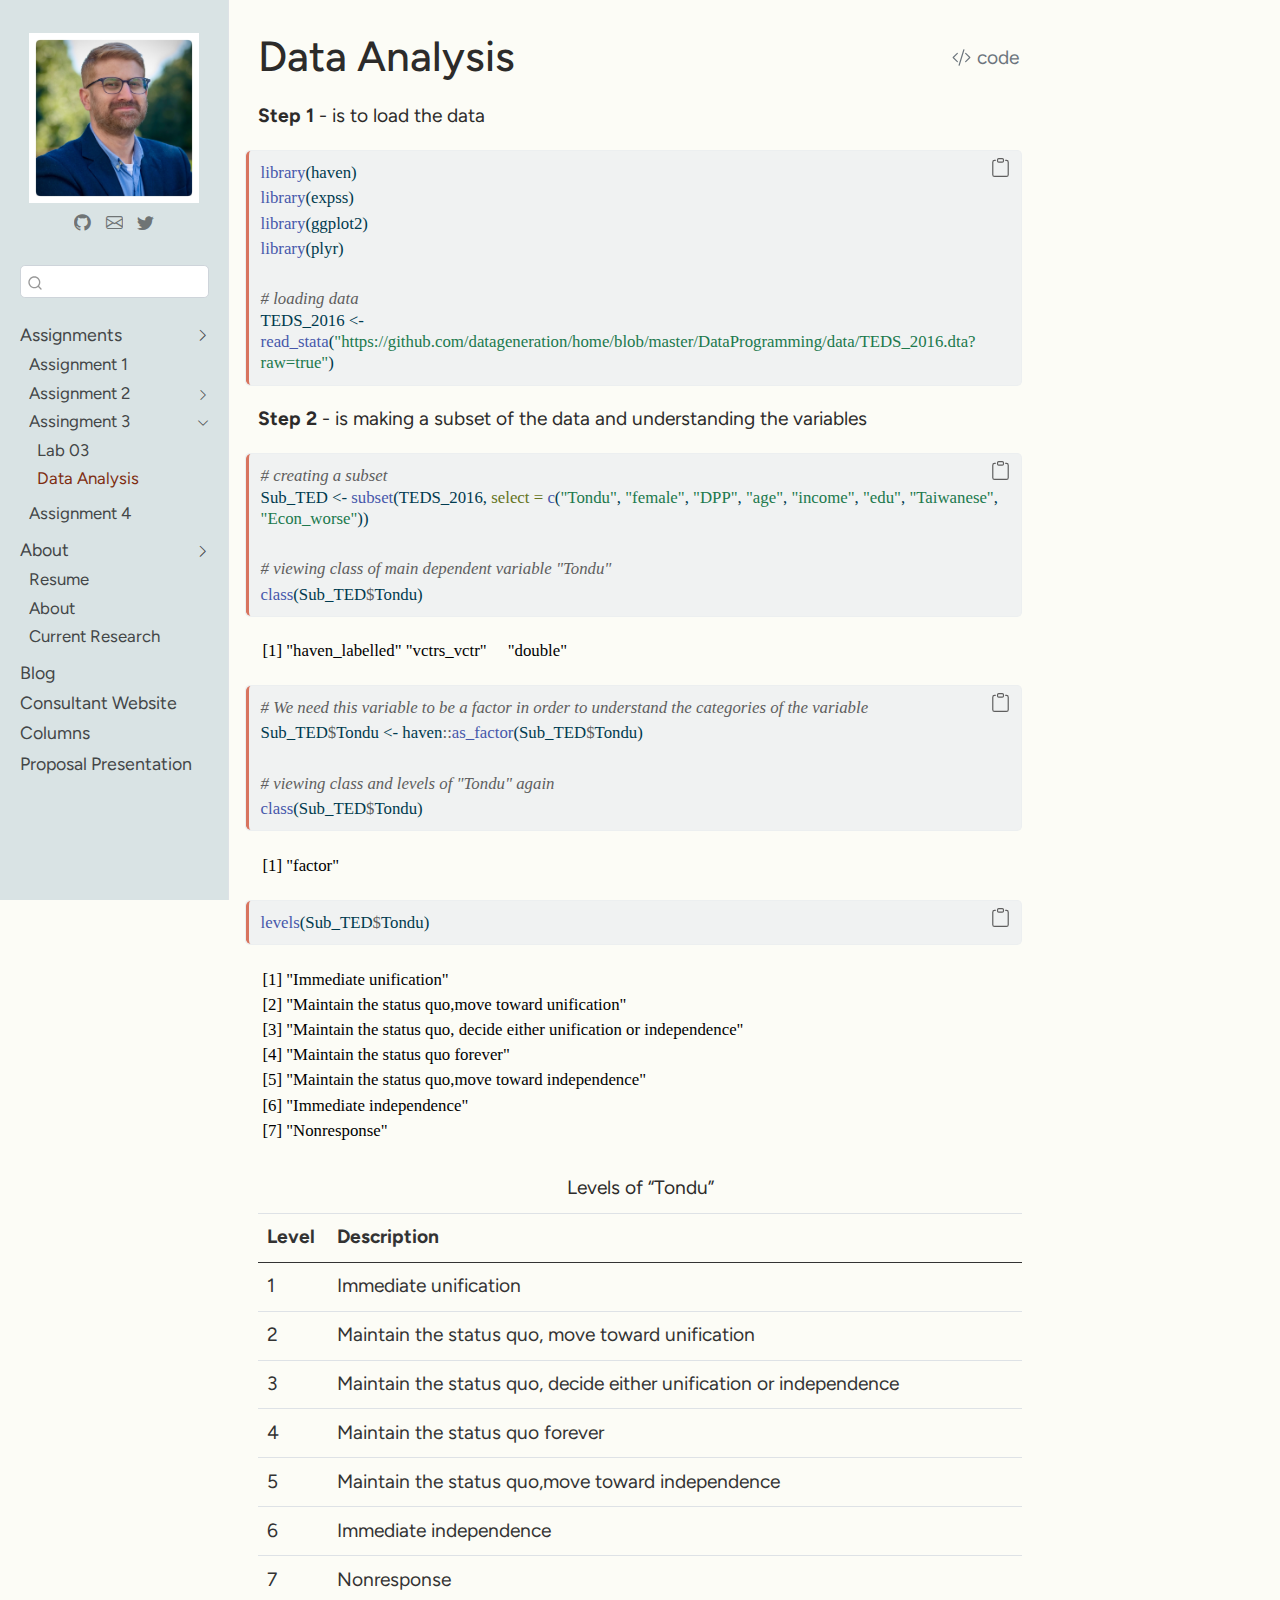
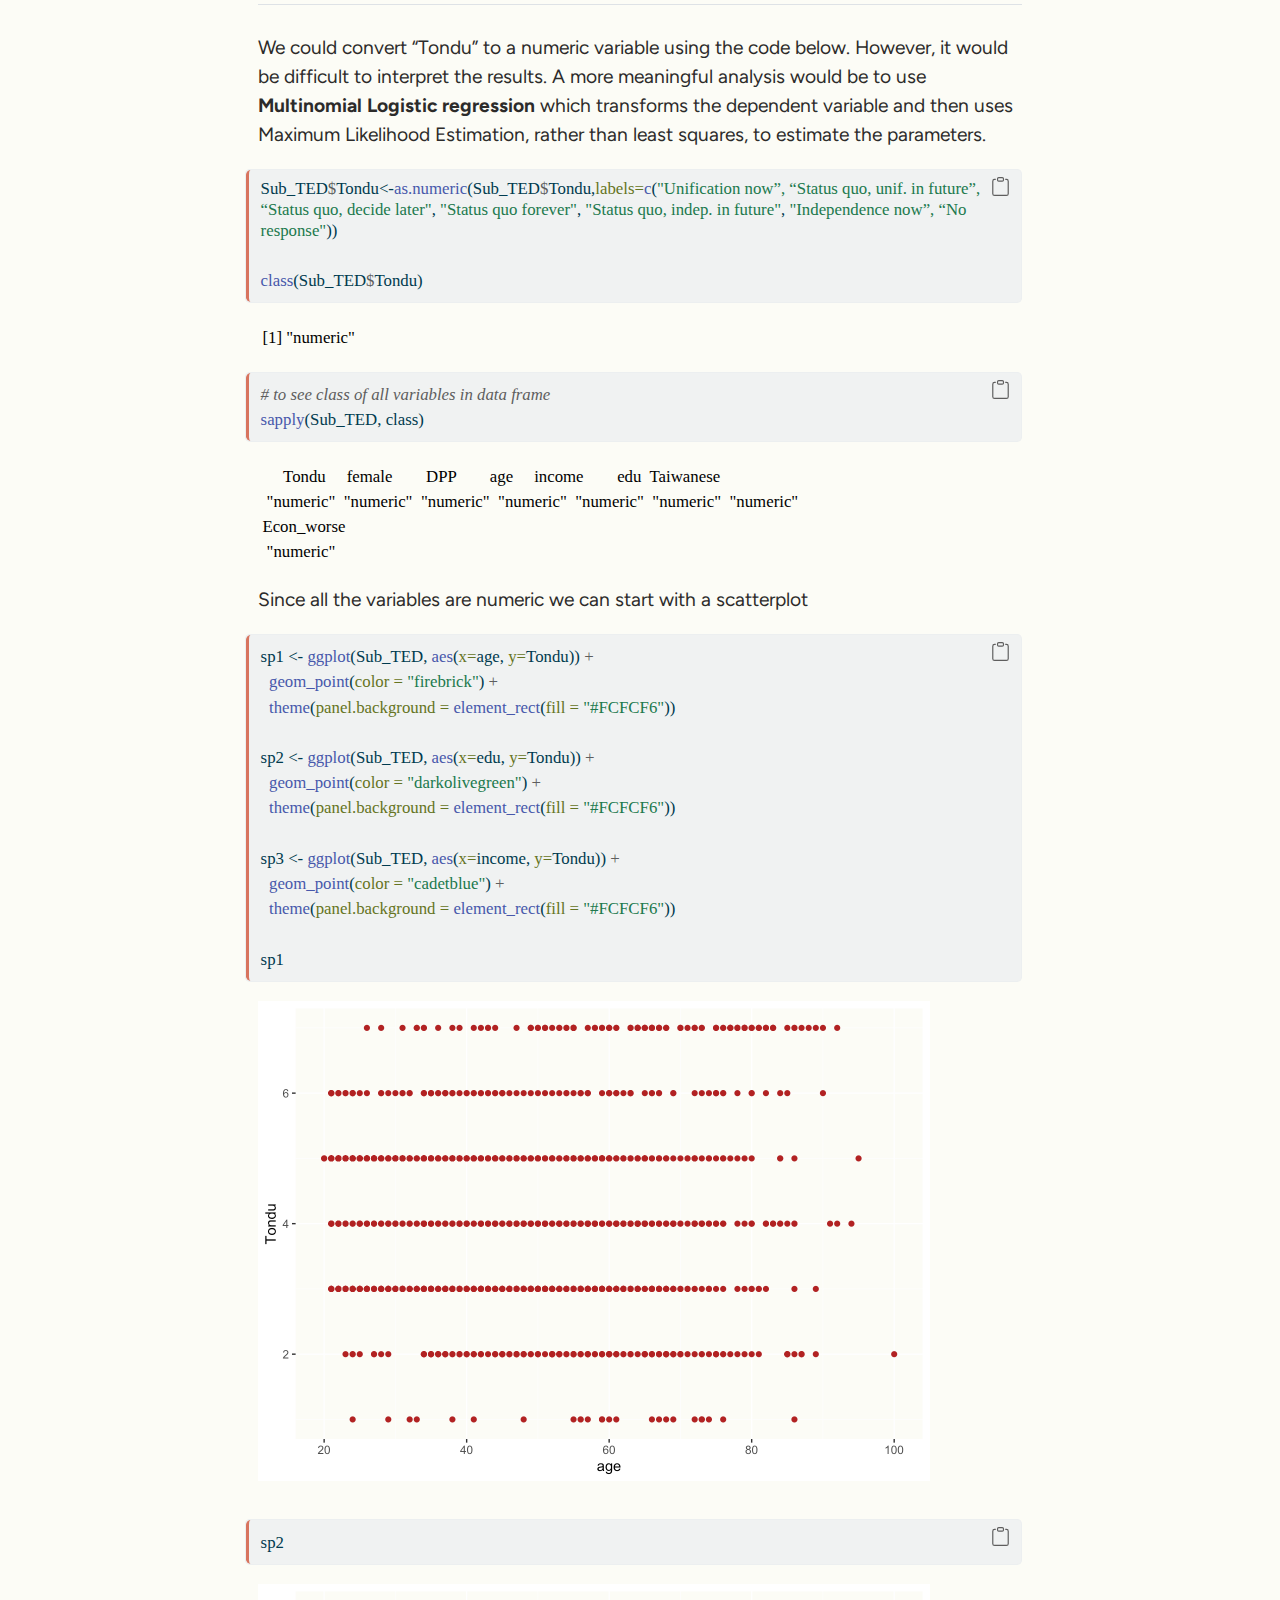
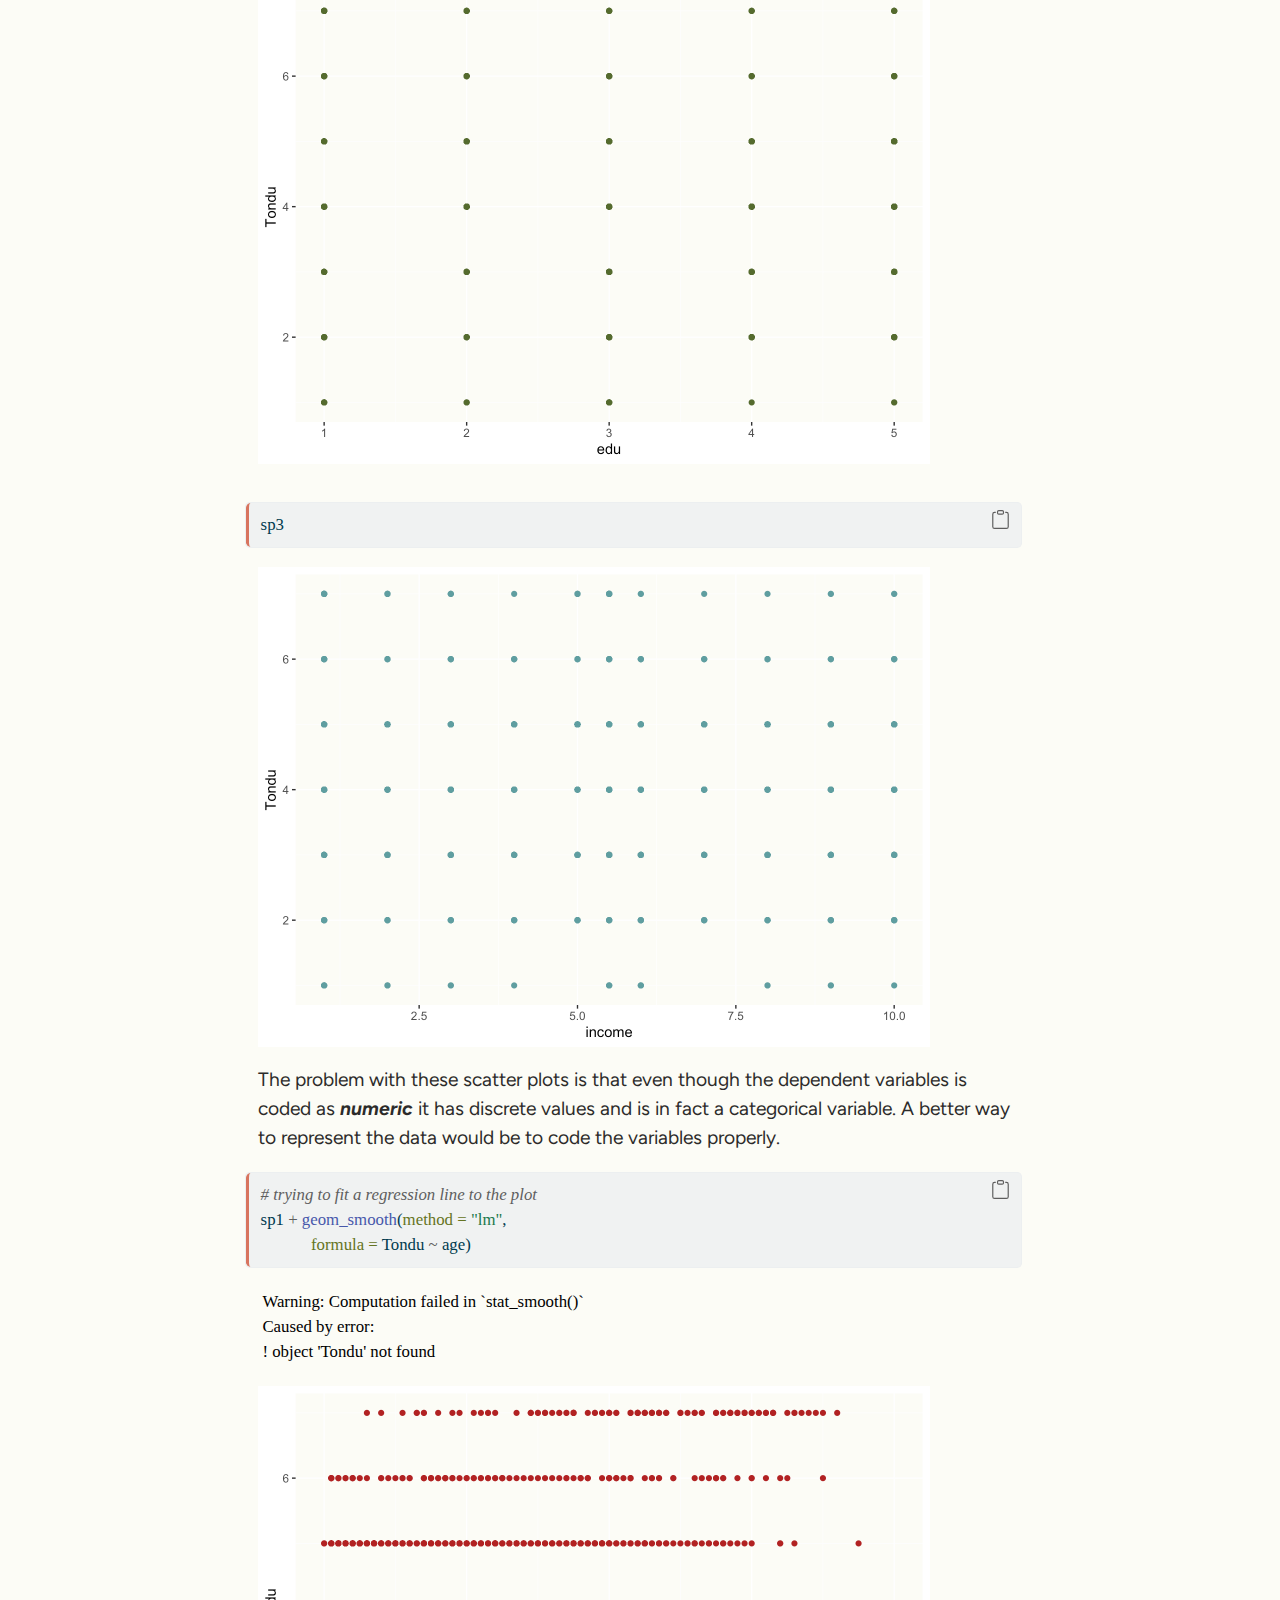
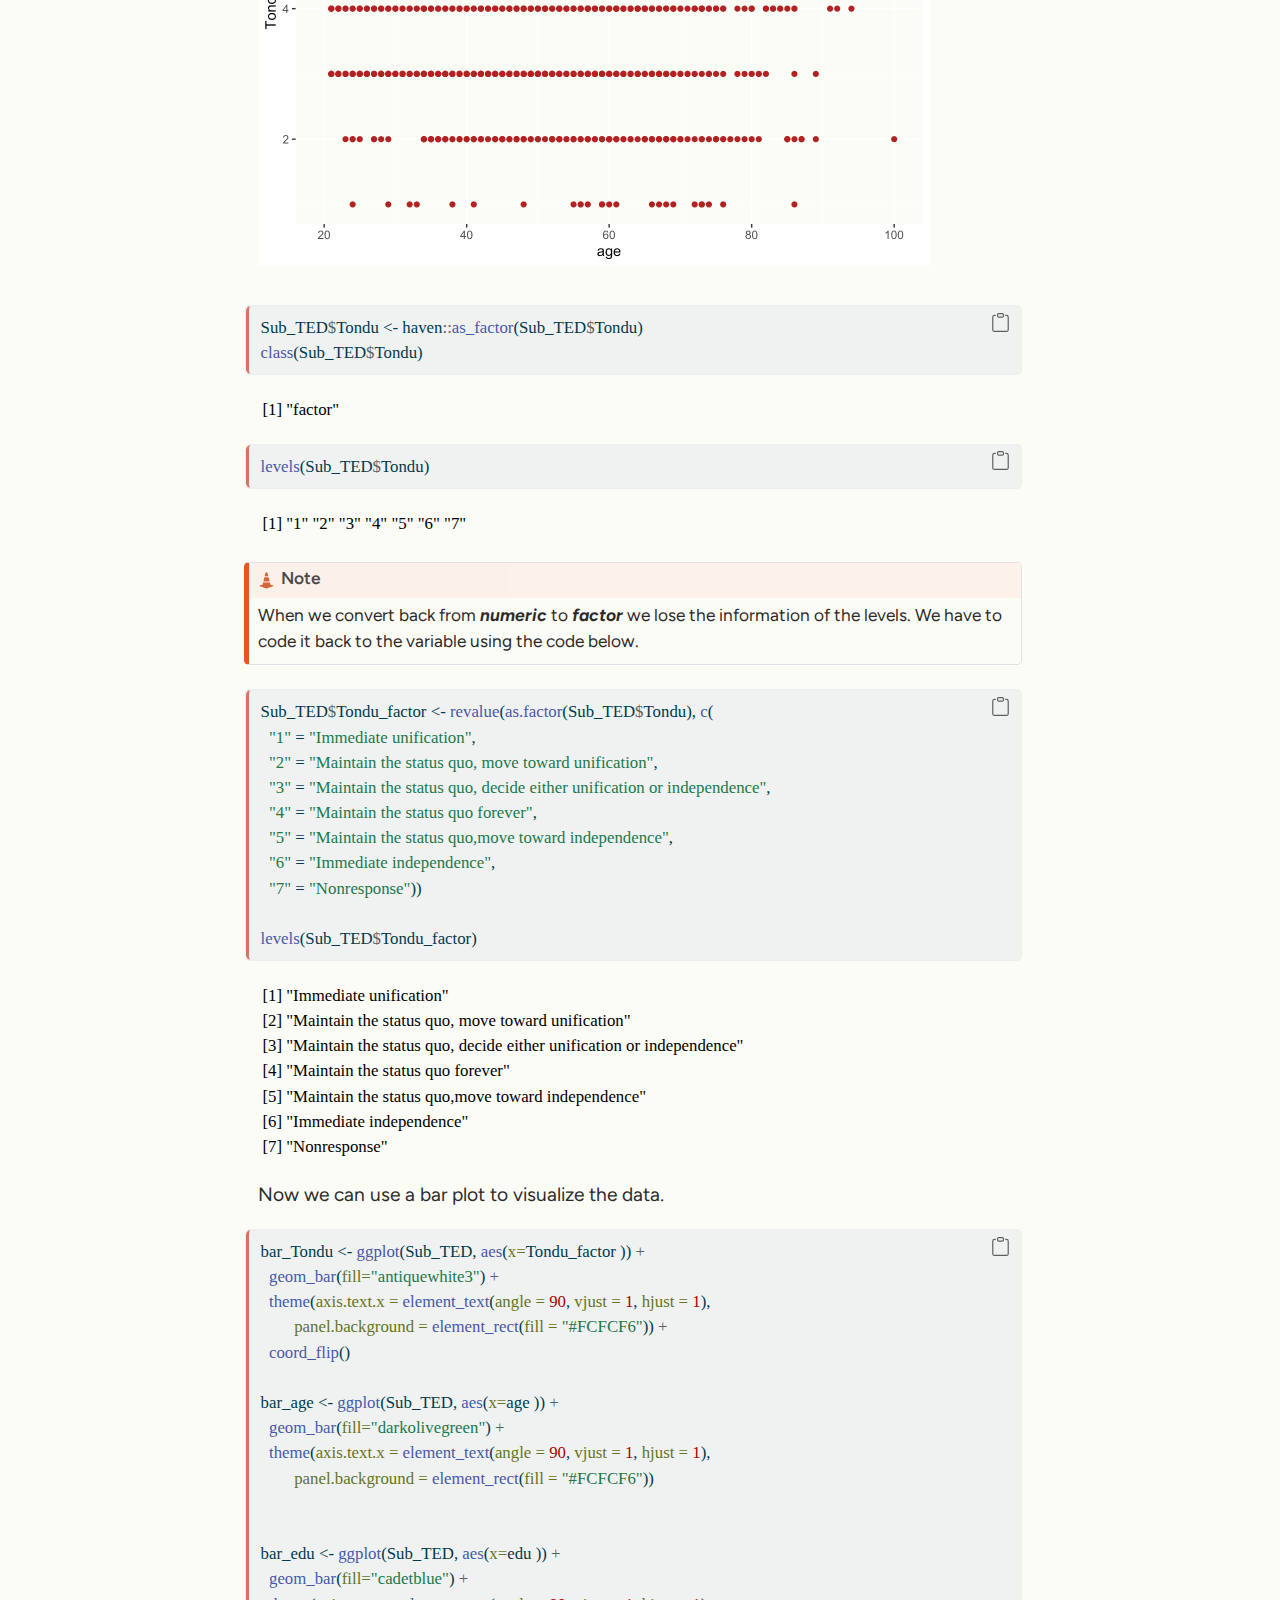
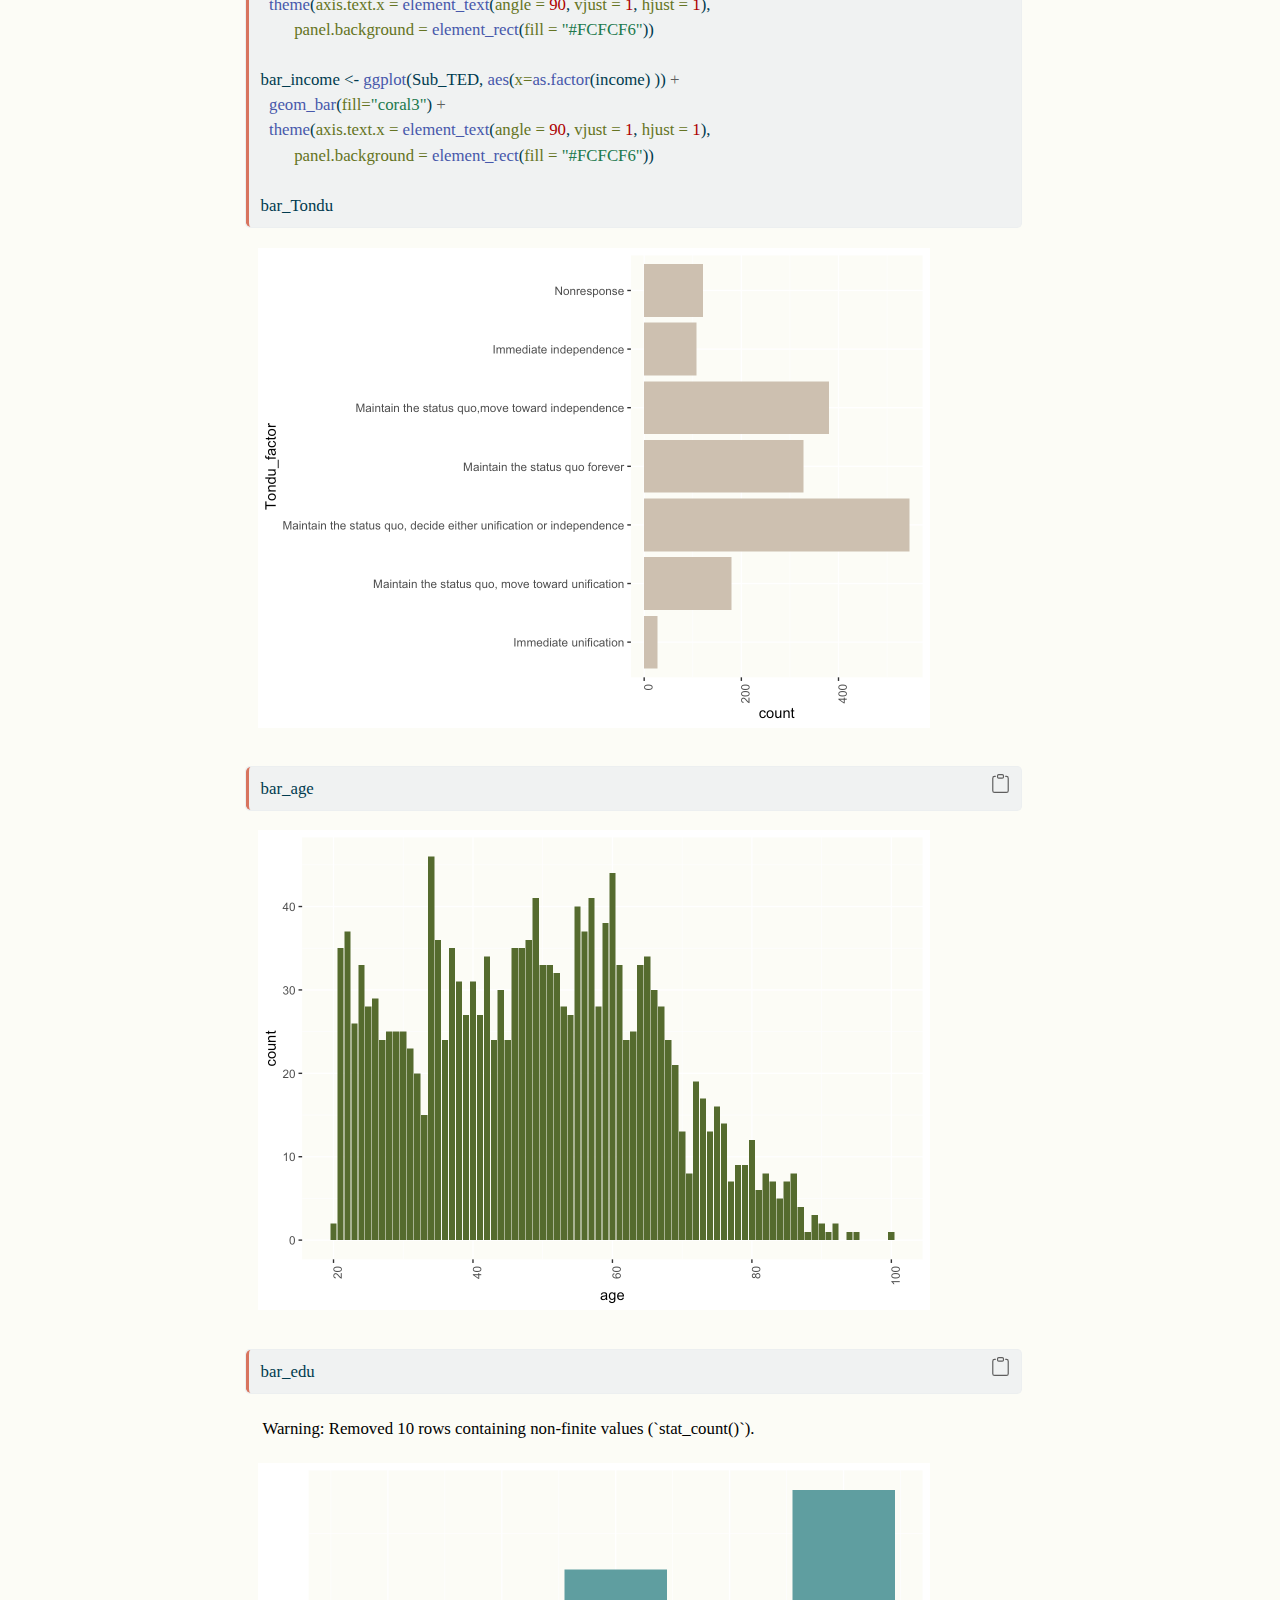
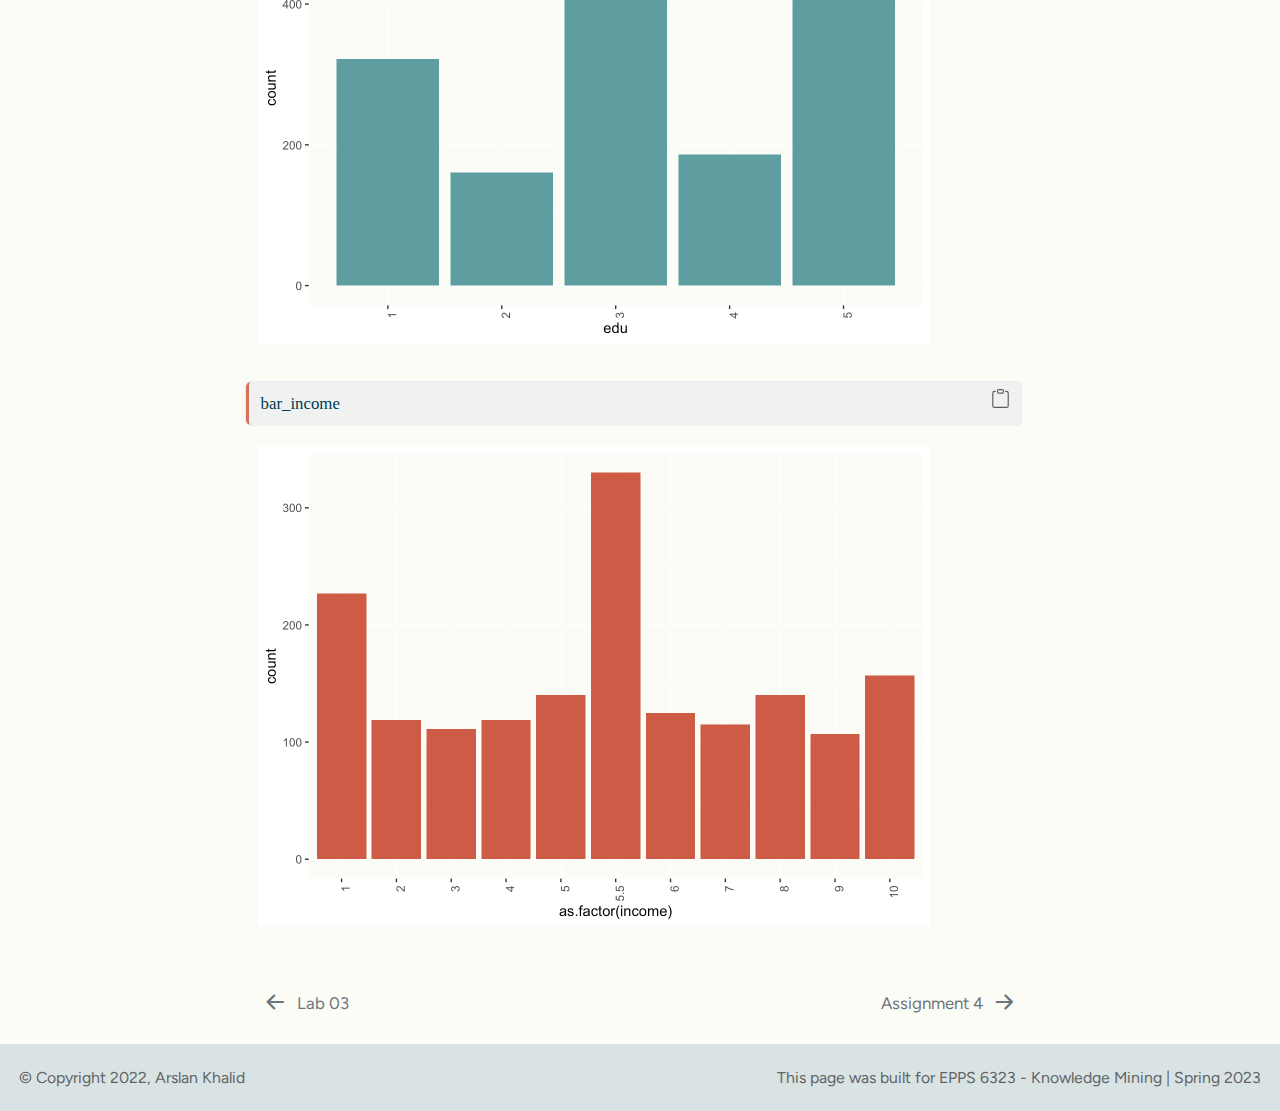
<file: assign_03.html>
<!DOCTYPE html>
<html xmlns="http://www.w3.org/1999/xhtml" lang="en" xml:lang="en"><head>

<meta charset="utf-8">
<meta name="generator" content="quarto-1.2.269">

<meta name="viewport" content="width=device-width, initial-scale=1.0, user-scalable=yes">


<title>Arslan Khalid - Data Analysis</title>
<style>
code{white-space: pre-wrap;}
span.smallcaps{font-variant: small-caps;}
div.columns{display: flex; gap: min(4vw, 1.5em);}
div.column{flex: auto; overflow-x: auto;}
div.hanging-indent{margin-left: 1.5em; text-indent: -1.5em;}
ul.task-list{list-style: none;}
ul.task-list li input[type="checkbox"] {
  width: 0.8em;
  margin: 0 0.8em 0.2em -1.6em;
  vertical-align: middle;
}
pre > code.sourceCode { white-space: pre; position: relative; }
pre > code.sourceCode > span { display: inline-block; line-height: 1.25; }
pre > code.sourceCode > span:empty { height: 1.2em; }
.sourceCode { overflow: visible; }
code.sourceCode > span { color: inherit; text-decoration: inherit; }
div.sourceCode { margin: 1em 0; }
pre.sourceCode { margin: 0; }
@media screen {
div.sourceCode { overflow: auto; }
}
@media print {
pre > code.sourceCode { white-space: pre-wrap; }
pre > code.sourceCode > span { text-indent: -5em; padding-left: 5em; }
}
pre.numberSource code
  { counter-reset: source-line 0; }
pre.numberSource code > span
  { position: relative; left: -4em; counter-increment: source-line; }
pre.numberSource code > span > a:first-child::before
  { content: counter(source-line);
    position: relative; left: -1em; text-align: right; vertical-align: baseline;
    border: none; display: inline-block;
    -webkit-touch-callout: none; -webkit-user-select: none;
    -khtml-user-select: none; -moz-user-select: none;
    -ms-user-select: none; user-select: none;
    padding: 0 4px; width: 4em;
    color: #aaaaaa;
  }
pre.numberSource { margin-left: 3em; border-left: 1px solid #aaaaaa;  padding-left: 4px; }
div.sourceCode
  {   }
@media screen {
pre > code.sourceCode > span > a:first-child::before { text-decoration: underline; }
}
code span.al { color: #ff0000; font-weight: bold; } /* Alert */
code span.an { color: #60a0b0; font-weight: bold; font-style: italic; } /* Annotation */
code span.at { color: #7d9029; } /* Attribute */
code span.bn { color: #40a070; } /* BaseN */
code span.bu { color: #008000; } /* BuiltIn */
code span.cf { color: #007020; font-weight: bold; } /* ControlFlow */
code span.ch { color: #4070a0; } /* Char */
code span.cn { color: #880000; } /* Constant */
code span.co { color: #60a0b0; font-style: italic; } /* Comment */
code span.cv { color: #60a0b0; font-weight: bold; font-style: italic; } /* CommentVar */
code span.do { color: #ba2121; font-style: italic; } /* Documentation */
code span.dt { color: #902000; } /* DataType */
code span.dv { color: #40a070; } /* DecVal */
code span.er { color: #ff0000; font-weight: bold; } /* Error */
code span.ex { } /* Extension */
code span.fl { color: #40a070; } /* Float */
code span.fu { color: #06287e; } /* Function */
code span.im { color: #008000; font-weight: bold; } /* Import */
code span.in { color: #60a0b0; font-weight: bold; font-style: italic; } /* Information */
code span.kw { color: #007020; font-weight: bold; } /* Keyword */
code span.op { color: #666666; } /* Operator */
code span.ot { color: #007020; } /* Other */
code span.pp { color: #bc7a00; } /* Preprocessor */
code span.sc { color: #4070a0; } /* SpecialChar */
code span.ss { color: #bb6688; } /* SpecialString */
code span.st { color: #4070a0; } /* String */
code span.va { color: #19177c; } /* Variable */
code span.vs { color: #4070a0; } /* VerbatimString */
code span.wa { color: #60a0b0; font-weight: bold; font-style: italic; } /* Warning */
</style>


<script src="site_libs/quarto-nav/quarto-nav.js"></script>
<script src="site_libs/clipboard/clipboard.min.js"></script>
<script src="site_libs/quarto-search/autocomplete.umd.js"></script>
<script src="site_libs/quarto-search/fuse.min.js"></script>
<script src="site_libs/quarto-search/quarto-search.js"></script>
<meta name="quarto:offset" content="./">
<link href="./assign_04.html" rel="next">
<link href="./lab_03.html" rel="prev">
<script src="site_libs/quarto-html/quarto.js"></script>
<script src="site_libs/quarto-html/popper.min.js"></script>
<script src="site_libs/quarto-html/tippy.umd.min.js"></script>
<script src="site_libs/quarto-html/anchor.min.js"></script>
<link href="site_libs/quarto-html/tippy.css" rel="stylesheet">
<link href="site_libs/quarto-html/quarto-syntax-highlighting.css" rel="stylesheet" id="quarto-text-highlighting-styles">
<script src="site_libs/bootstrap/bootstrap.min.js"></script>
<link href="site_libs/bootstrap/bootstrap-icons.css" rel="stylesheet">
<link href="site_libs/bootstrap/bootstrap.min.css" rel="stylesheet" id="quarto-bootstrap" data-mode="light">
<script id="quarto-search-options" type="application/json">{
  "location": "sidebar",
  "copy-button": false,
  "collapse-after": 3,
  "panel-placement": "start",
  "type": "textbox",
  "limit": 20,
  "language": {
    "search-no-results-text": "No results",
    "search-matching-documents-text": "matching documents",
    "search-copy-link-title": "Copy link to search",
    "search-hide-matches-text": "Hide additional matches",
    "search-more-match-text": "more match in this document",
    "search-more-matches-text": "more matches in this document",
    "search-clear-button-title": "Clear",
    "search-detached-cancel-button-title": "Cancel",
    "search-submit-button-title": "Submit"
  }
}</script>
<link href="https://fonts.googleapis.com/css2?family=Figtree:ital,wght@0,400;0,700;0,800;1,400;1,700&amp;family=Spectral:ital,wght@0,500;0,800;1,500;1,800&amp;family=Ubuntu+Mono&amp;display=swap" rel="stylesheet">


<link rel="stylesheet" href="style.css">
<meta name="twitter:title" content="Arslan Khalid - Data Analysis">
<meta name="twitter:description" content="Step 1 - is to load the data">
<meta name="twitter:image" content="https://arslank87.wixsite.com/arslankhalid/images/logo_image2.jpeg">
<meta name="twitter:creator" content="@arslan_k">
<meta name="twitter:card" content="summary_large_image">
</head>

<body class="nav-sidebar docked">

<div id="quarto-search-results"></div>
  <header id="quarto-header" class="headroom fixed-top">
  <nav class="quarto-secondary-nav" data-bs-toggle="collapse" data-bs-target="#quarto-sidebar" aria-controls="quarto-sidebar" aria-expanded="false" aria-label="Toggle sidebar navigation" onclick="if (window.quartoToggleHeadroom) { window.quartoToggleHeadroom(); }">
    <div class="container-fluid d-flex justify-content-between">
      <h1 class="quarto-secondary-nav-title">Data Analysis</h1>
      <button type="button" class="quarto-btn-toggle btn" aria-label="Show secondary navigation">
        <i class="bi bi-chevron-right"></i>
      </button>
    </div>
  </nav>
</header>
<!-- content -->
<div id="quarto-content" class="quarto-container page-columns page-rows-contents page-layout-article">
<!-- sidebar -->
  <nav id="quarto-sidebar" class="sidebar collapse sidebar-navigation docked overflow-auto">
    <div class="pt-lg-2 mt-2 text-center sidebar-header">
      <a href="./index.html" class="sidebar-logo-link">
      <img src="./images/logo_image2.jpeg" alt="" class="sidebar-logo py-0 d-lg-inline d-none">
      </a>
      <div class="sidebar-tools-main tools-wide">
    <a href="https://github.com/arslankhalid-1" title="My GitHub" class="sidebar-tool px-1"><i class="bi bi-github"></i></a>
    <a href="mailto:arslan.khalid@utdallas.edu" title="Email" class="sidebar-tool px-1"><i class="bi bi-envelope"></i></a>
    <a href="https://twitter.com/arslan_k" title="Twitter" class="sidebar-tool px-1"><i class="bi bi-twitter"></i></a>
</div>
      </div>
      <div class="mt-2 flex-shrink-0 align-items-center">
        <div class="sidebar-search">
        <div id="quarto-search" class="" title="Search"></div>
        </div>
      </div>
    <div class="sidebar-menu-container"> 
    <ul class="list-unstyled mt-1">
        <li class="sidebar-item sidebar-item-section">
      <div class="sidebar-item-container"> 
            <a class="sidebar-item-text sidebar-link text-start" data-bs-toggle="collapse" data-bs-target="#quarto-sidebar-section-1" aria-expanded="true">Assignments</a>
          <a class="sidebar-item-toggle text-start" data-bs-toggle="collapse" data-bs-target="#quarto-sidebar-section-1" aria-expanded="true">
            <i class="bi bi-chevron-right ms-2"></i>
          </a> 
      </div>
      <ul id="quarto-sidebar-section-1" class="collapse list-unstyled sidebar-section depth1 show">  
          <li class="sidebar-item">
  <div class="sidebar-item-container"> 
  <a href="./assign_01.qmd" class="sidebar-item-text sidebar-link">Assignment 1</a>
  </div>
</li>
          <li class="sidebar-item sidebar-item-section">
      <div class="sidebar-item-container"> 
            <a class="sidebar-item-text sidebar-link text-start collapsed" data-bs-toggle="collapse" data-bs-target="#quarto-sidebar-section-2" aria-expanded="false">Assignment 2</a>
          <a class="sidebar-item-toggle text-start collapsed" data-bs-toggle="collapse" data-bs-target="#quarto-sidebar-section-2" aria-expanded="false">
            <i class="bi bi-chevron-right ms-2"></i>
          </a> 
      </div>
      <ul id="quarto-sidebar-section-2" class="collapse list-unstyled sidebar-section depth2 ">  
          <li class="sidebar-item">
  <div class="sidebar-item-container"> 
  <a href="./assign_02.html" class="sidebar-item-text sidebar-link">Lab 01 &amp; 02</a>
  </div>
</li>
          <li class="sidebar-item">
  <div class="sidebar-item-container"> 
  <a href="./assign_02b.html" class="sidebar-item-text sidebar-link">Data Analysis</a>
  </div>
</li>
      </ul>
  </li>
          <li class="sidebar-item sidebar-item-section">
      <div class="sidebar-item-container"> 
            <a class="sidebar-item-text sidebar-link text-start" data-bs-toggle="collapse" data-bs-target="#quarto-sidebar-section-3" aria-expanded="true">Assingment 3</a>
          <a class="sidebar-item-toggle text-start" data-bs-toggle="collapse" data-bs-target="#quarto-sidebar-section-3" aria-expanded="true">
            <i class="bi bi-chevron-right ms-2"></i>
          </a> 
      </div>
      <ul id="quarto-sidebar-section-3" class="collapse list-unstyled sidebar-section depth2 show">  
          <li class="sidebar-item">
  <div class="sidebar-item-container"> 
  <a href="./lab_03.html" class="sidebar-item-text sidebar-link">Lab 03</a>
  </div>
</li>
          <li class="sidebar-item">
  <div class="sidebar-item-container"> 
  <a href="./assign_03.html" class="sidebar-item-text sidebar-link active">Data Analysis</a>
  </div>
</li>
      </ul>
  </li>
          <li class="sidebar-item">
  <div class="sidebar-item-container"> 
  <a href="./assign_04.html" class="sidebar-item-text sidebar-link">Assignment 4</a>
  </div>
</li>
      </ul>
  </li>
        <li class="sidebar-item sidebar-item-section">
      <div class="sidebar-item-container"> 
            <a class="sidebar-item-text sidebar-link text-start" data-bs-toggle="collapse" data-bs-target="#quarto-sidebar-section-4" aria-expanded="true">About</a>
          <a class="sidebar-item-toggle text-start" data-bs-toggle="collapse" data-bs-target="#quarto-sidebar-section-4" aria-expanded="true">
            <i class="bi bi-chevron-right ms-2"></i>
          </a> 
      </div>
      <ul id="quarto-sidebar-section-4" class="collapse list-unstyled sidebar-section depth1 show">  
          <li class="sidebar-item">
  <div class="sidebar-item-container"> 
  <a href="./CV_Arslan_Khalid_2022.pdf" class="sidebar-item-text sidebar-link">Resume</a>
  </div>
</li>
          <li class="sidebar-item">
  <div class="sidebar-item-container"> 
  <a href="./about.html" class="sidebar-item-text sidebar-link">About</a>
  </div>
</li>
          <li class="sidebar-item">
  <div class="sidebar-item-container"> 
  <a href="./research.html" class="sidebar-item-text sidebar-link">Current Research</a>
  </div>
</li>
      </ul>
  </li>
        <li class="sidebar-item">
  <div class="sidebar-item-container"> 
  <a href="./blog.qmd" class="sidebar-item-text sidebar-link">Blog</a>
  </div>
</li>
        <li class="sidebar-item">
  <div class="sidebar-item-container"> 
  <a href="https://arslank87.wixsite.com/arslankhalid" class="sidebar-item-text sidebar-link">Consultant Website</a>
  </div>
</li>
        <li class="sidebar-item">
  <div class="sidebar-item-container"> 
  <a href="https://archive.pakistantoday.com.pk/author/arslan-khalid/" class="sidebar-item-text sidebar-link">Columns</a>
  </div>
</li>
        <li class="sidebar-item">
  <div class="sidebar-item-container"> 
  <a href="https://docs.google.com/presentation/d/1LbaYy7zfQw6VAe-A1KnsgW6zwcfnFS6NwtBz4391u-s/edit?usp=sharing" class="sidebar-item-text sidebar-link">Proposal Presentation</a>
  </div>
</li>
    </ul>
    </div>
</nav>
<!-- margin-sidebar -->
    <div id="quarto-margin-sidebar" class="sidebar margin-sidebar">
        
    </div>
<!-- main -->
<main class="content" id="quarto-document-content">

<header id="title-block-header" class="quarto-title-block default">
<div class="quarto-title">
<div class="quarto-title-block"><div><h1 class="title d-none d-lg-block">Data Analysis</h1><button type="button" class="btn code-tools-button" id="quarto-code-tools-source"><i class="bi"></i> code</button></div></div>
</div>



<div class="quarto-title-meta">

    
  
    
  </div>
  

</header>

<p><strong>Step 1</strong> - is to load the data</p>
<div class="cell">
<div class="sourceCode cell-code" id="cb1"><pre class="sourceCode r code-with-copy"><code class="sourceCode r"><span id="cb1-1"><a href="#cb1-1" aria-hidden="true" tabindex="-1"></a><span class="fu">library</span>(haven)</span>
<span id="cb1-2"><a href="#cb1-2" aria-hidden="true" tabindex="-1"></a><span class="fu">library</span>(expss)</span>
<span id="cb1-3"><a href="#cb1-3" aria-hidden="true" tabindex="-1"></a><span class="fu">library</span>(ggplot2)</span>
<span id="cb1-4"><a href="#cb1-4" aria-hidden="true" tabindex="-1"></a><span class="fu">library</span>(plyr)</span>
<span id="cb1-5"><a href="#cb1-5" aria-hidden="true" tabindex="-1"></a></span>
<span id="cb1-6"><a href="#cb1-6" aria-hidden="true" tabindex="-1"></a><span class="co"># loading data </span></span>
<span id="cb1-7"><a href="#cb1-7" aria-hidden="true" tabindex="-1"></a>TEDS_2016 <span class="ot">&lt;-</span> <span class="fu">read_stata</span>(<span class="st">"https://github.com/datageneration/home/blob/master/DataProgramming/data/TEDS_2016.dta?raw=true"</span>)</span></code><button title="Copy to Clipboard" class="code-copy-button"><i class="bi"></i></button></pre></div>
</div>
<p><strong>Step 2</strong> - is making a subset of the data and understanding the variables</p>
<div class="cell">
<div class="sourceCode cell-code" id="cb2"><pre class="sourceCode r code-with-copy"><code class="sourceCode r"><span id="cb2-1"><a href="#cb2-1" aria-hidden="true" tabindex="-1"></a><span class="co"># creating a subset </span></span>
<span id="cb2-2"><a href="#cb2-2" aria-hidden="true" tabindex="-1"></a>Sub_TED <span class="ot">&lt;-</span> <span class="fu">subset</span>(TEDS_2016, <span class="at">select =</span> <span class="fu">c</span>(<span class="st">"Tondu"</span>, <span class="st">"female"</span>, <span class="st">"DPP"</span>, <span class="st">"age"</span>, <span class="st">"income"</span>, <span class="st">"edu"</span>, <span class="st">"Taiwanese"</span>, <span class="st">"Econ_worse"</span>))</span>
<span id="cb2-3"><a href="#cb2-3" aria-hidden="true" tabindex="-1"></a></span>
<span id="cb2-4"><a href="#cb2-4" aria-hidden="true" tabindex="-1"></a><span class="co"># viewing class of main dependent variable "Tondu" </span></span>
<span id="cb2-5"><a href="#cb2-5" aria-hidden="true" tabindex="-1"></a><span class="fu">class</span>(Sub_TED<span class="sc">$</span>Tondu)</span></code><button title="Copy to Clipboard" class="code-copy-button"><i class="bi"></i></button></pre></div>
<div class="cell-output cell-output-stdout">
<pre><code>[1] "haven_labelled" "vctrs_vctr"     "double"        </code></pre>
</div>
<div class="sourceCode cell-code" id="cb4"><pre class="sourceCode r code-with-copy"><code class="sourceCode r"><span id="cb4-1"><a href="#cb4-1" aria-hidden="true" tabindex="-1"></a><span class="co"># We need this variable to be a factor in order to understand the categories of the variable </span></span>
<span id="cb4-2"><a href="#cb4-2" aria-hidden="true" tabindex="-1"></a>Sub_TED<span class="sc">$</span>Tondu <span class="ot">&lt;-</span> haven<span class="sc">::</span><span class="fu">as_factor</span>(Sub_TED<span class="sc">$</span>Tondu)</span>
<span id="cb4-3"><a href="#cb4-3" aria-hidden="true" tabindex="-1"></a></span>
<span id="cb4-4"><a href="#cb4-4" aria-hidden="true" tabindex="-1"></a><span class="co"># viewing class and levels of "Tondu" again </span></span>
<span id="cb4-5"><a href="#cb4-5" aria-hidden="true" tabindex="-1"></a><span class="fu">class</span>(Sub_TED<span class="sc">$</span>Tondu)</span></code><button title="Copy to Clipboard" class="code-copy-button"><i class="bi"></i></button></pre></div>
<div class="cell-output cell-output-stdout">
<pre><code>[1] "factor"</code></pre>
</div>
<div class="sourceCode cell-code" id="cb6"><pre class="sourceCode r code-with-copy"><code class="sourceCode r"><span id="cb6-1"><a href="#cb6-1" aria-hidden="true" tabindex="-1"></a><span class="fu">levels</span>(Sub_TED<span class="sc">$</span>Tondu)</span></code><button title="Copy to Clipboard" class="code-copy-button"><i class="bi"></i></button></pre></div>
<div class="cell-output cell-output-stdout">
<pre><code>[1] "Immediate unification"                                             
[2] "Maintain the status quo,move toward unification"                   
[3] "Maintain the status quo, decide either unification or independence"
[4] "Maintain the status quo forever"                                   
[5] "Maintain the status quo,move toward independence"                  
[6] "Immediate independence"                                            
[7] "Nonresponse"                                                       </code></pre>
</div>
</div>
<table class="table">
<caption>Levels of “Tondu”</caption>
<colgroup>
<col style="width: 9%">
<col style="width: 90%">
</colgroup>
<thead>
<tr class="header">
<th>Level</th>
<th>Description</th>
</tr>
</thead>
<tbody>
<tr class="odd">
<td>1</td>
<td>Immediate unification</td>
</tr>
<tr class="even">
<td>2</td>
<td>Maintain the status quo, move toward unification</td>
</tr>
<tr class="odd">
<td>3</td>
<td>Maintain the status quo, decide either unification or independence</td>
</tr>
<tr class="even">
<td>4</td>
<td>Maintain the status quo forever</td>
</tr>
<tr class="odd">
<td>5</td>
<td>Maintain the status quo,move toward independence</td>
</tr>
<tr class="even">
<td>6</td>
<td>Immediate independence</td>
</tr>
<tr class="odd">
<td>7</td>
<td>Nonresponse</td>
</tr>
</tbody>
</table>
<p>We could convert “Tondu” to a numeric variable using the code below. However, it would be difficult to interpret the results. A more meaningful analysis would be to use <strong>Multinomial</strong> <strong>Logistic regression</strong> which transforms the dependent variable and then uses Maximum Likelihood Estimation, rather than least squares, to estimate the parameters.</p>
<div class="cell">
<div class="sourceCode cell-code" id="cb8"><pre class="sourceCode r code-with-copy"><code class="sourceCode r"><span id="cb8-1"><a href="#cb8-1" aria-hidden="true" tabindex="-1"></a>Sub_TED<span class="sc">$</span>Tondu<span class="ot">&lt;-</span><span class="fu">as.numeric</span>(Sub_TED<span class="sc">$</span>Tondu,<span class="at">labels=</span><span class="fu">c</span>(<span class="st">"Unification now”, “Status quo, unif. in future”, “Status quo, decide later"</span>, <span class="st">"Status quo forever"</span>, <span class="st">"Status quo, indep. in future"</span>, <span class="st">"Independence now”, “No response"</span>))</span>
<span id="cb8-2"><a href="#cb8-2" aria-hidden="true" tabindex="-1"></a></span>
<span id="cb8-3"><a href="#cb8-3" aria-hidden="true" tabindex="-1"></a><span class="fu">class</span>(Sub_TED<span class="sc">$</span>Tondu)</span></code><button title="Copy to Clipboard" class="code-copy-button"><i class="bi"></i></button></pre></div>
<div class="cell-output cell-output-stdout">
<pre><code>[1] "numeric"</code></pre>
</div>
<div class="sourceCode cell-code" id="cb10"><pre class="sourceCode r code-with-copy"><code class="sourceCode r"><span id="cb10-1"><a href="#cb10-1" aria-hidden="true" tabindex="-1"></a><span class="co"># to see class of all variables in data frame </span></span>
<span id="cb10-2"><a href="#cb10-2" aria-hidden="true" tabindex="-1"></a><span class="fu">sapply</span>(Sub_TED, class)</span></code><button title="Copy to Clipboard" class="code-copy-button"><i class="bi"></i></button></pre></div>
<div class="cell-output cell-output-stdout">
<pre><code>     Tondu     female        DPP        age     income        edu  Taiwanese 
 "numeric"  "numeric"  "numeric"  "numeric"  "numeric"  "numeric"  "numeric" 
Econ_worse 
 "numeric" </code></pre>
</div>
</div>
<p>Since all the variables are numeric we can start with a scatterplot</p>
<div class="cell">
<div class="sourceCode cell-code" id="cb12"><pre class="sourceCode r code-with-copy"><code class="sourceCode r"><span id="cb12-1"><a href="#cb12-1" aria-hidden="true" tabindex="-1"></a>sp1 <span class="ot">&lt;-</span> <span class="fu">ggplot</span>(Sub_TED, <span class="fu">aes</span>(<span class="at">x=</span>age, <span class="at">y=</span>Tondu)) <span class="sc">+</span> </span>
<span id="cb12-2"><a href="#cb12-2" aria-hidden="true" tabindex="-1"></a>  <span class="fu">geom_point</span>(<span class="at">color =</span> <span class="st">"firebrick"</span>) <span class="sc">+</span> </span>
<span id="cb12-3"><a href="#cb12-3" aria-hidden="true" tabindex="-1"></a>  <span class="fu">theme</span>(<span class="at">panel.background =</span> <span class="fu">element_rect</span>(<span class="at">fill =</span> <span class="st">"#FCFCF6"</span>))</span>
<span id="cb12-4"><a href="#cb12-4" aria-hidden="true" tabindex="-1"></a></span>
<span id="cb12-5"><a href="#cb12-5" aria-hidden="true" tabindex="-1"></a>sp2 <span class="ot">&lt;-</span> <span class="fu">ggplot</span>(Sub_TED, <span class="fu">aes</span>(<span class="at">x=</span>edu, <span class="at">y=</span>Tondu)) <span class="sc">+</span> </span>
<span id="cb12-6"><a href="#cb12-6" aria-hidden="true" tabindex="-1"></a>  <span class="fu">geom_point</span>(<span class="at">color =</span> <span class="st">"darkolivegreen"</span>) <span class="sc">+</span> </span>
<span id="cb12-7"><a href="#cb12-7" aria-hidden="true" tabindex="-1"></a>  <span class="fu">theme</span>(<span class="at">panel.background =</span> <span class="fu">element_rect</span>(<span class="at">fill =</span> <span class="st">"#FCFCF6"</span>))</span>
<span id="cb12-8"><a href="#cb12-8" aria-hidden="true" tabindex="-1"></a></span>
<span id="cb12-9"><a href="#cb12-9" aria-hidden="true" tabindex="-1"></a>sp3 <span class="ot">&lt;-</span> <span class="fu">ggplot</span>(Sub_TED, <span class="fu">aes</span>(<span class="at">x=</span>income, <span class="at">y=</span>Tondu)) <span class="sc">+</span> </span>
<span id="cb12-10"><a href="#cb12-10" aria-hidden="true" tabindex="-1"></a>  <span class="fu">geom_point</span>(<span class="at">color =</span> <span class="st">"cadetblue"</span>) <span class="sc">+</span> </span>
<span id="cb12-11"><a href="#cb12-11" aria-hidden="true" tabindex="-1"></a>  <span class="fu">theme</span>(<span class="at">panel.background =</span> <span class="fu">element_rect</span>(<span class="at">fill =</span> <span class="st">"#FCFCF6"</span>))</span>
<span id="cb12-12"><a href="#cb12-12" aria-hidden="true" tabindex="-1"></a></span>
<span id="cb12-13"><a href="#cb12-13" aria-hidden="true" tabindex="-1"></a>sp1</span></code><button title="Copy to Clipboard" class="code-copy-button"><i class="bi"></i></button></pre></div>
<div class="cell-output-display">
<p><img src="assign_03_files/figure-html/unnamed-chunk-4-1.png" class="img-fluid" width="672"></p>
</div>
<div class="sourceCode cell-code" id="cb13"><pre class="sourceCode r code-with-copy"><code class="sourceCode r"><span id="cb13-1"><a href="#cb13-1" aria-hidden="true" tabindex="-1"></a>sp2</span></code><button title="Copy to Clipboard" class="code-copy-button"><i class="bi"></i></button></pre></div>
<div class="cell-output-display">
<p><img src="assign_03_files/figure-html/unnamed-chunk-4-2.png" class="img-fluid" width="672"></p>
</div>
<div class="sourceCode cell-code" id="cb14"><pre class="sourceCode r code-with-copy"><code class="sourceCode r"><span id="cb14-1"><a href="#cb14-1" aria-hidden="true" tabindex="-1"></a>sp3</span></code><button title="Copy to Clipboard" class="code-copy-button"><i class="bi"></i></button></pre></div>
<div class="cell-output-display">
<p><img src="assign_03_files/figure-html/unnamed-chunk-4-3.png" class="img-fluid" width="672"></p>
</div>
</div>
<p>The problem with these scatter plots is that even though the dependent variables is coded as <strong><em>numeric</em></strong> it has discrete values and is in fact a categorical variable. A better way to represent the data would be to code the variables properly.</p>
<div class="cell">
<div class="sourceCode cell-code" id="cb15"><pre class="sourceCode r code-with-copy"><code class="sourceCode r"><span id="cb15-1"><a href="#cb15-1" aria-hidden="true" tabindex="-1"></a><span class="co"># trying to fit a regression line to the plot </span></span>
<span id="cb15-2"><a href="#cb15-2" aria-hidden="true" tabindex="-1"></a>sp1 <span class="sc">+</span> <span class="fu">geom_smooth</span>(<span class="at">method =</span> <span class="st">"lm"</span>, </span>
<span id="cb15-3"><a href="#cb15-3" aria-hidden="true" tabindex="-1"></a>            <span class="at">formula =</span> Tondu <span class="sc">~</span> age)</span></code><button title="Copy to Clipboard" class="code-copy-button"><i class="bi"></i></button></pre></div>
<div class="cell-output cell-output-stderr">
<pre><code>Warning: Computation failed in `stat_smooth()`
Caused by error:
! object 'Tondu' not found</code></pre>
</div>
<div class="cell-output-display">
<p><img src="assign_03_files/figure-html/unnamed-chunk-5-1.png" class="img-fluid" width="672"></p>
</div>
</div>
<div class="cell">
<div class="sourceCode cell-code" id="cb17"><pre class="sourceCode r code-with-copy"><code class="sourceCode r"><span id="cb17-1"><a href="#cb17-1" aria-hidden="true" tabindex="-1"></a>Sub_TED<span class="sc">$</span>Tondu <span class="ot">&lt;-</span> haven<span class="sc">::</span><span class="fu">as_factor</span>(Sub_TED<span class="sc">$</span>Tondu)</span>
<span id="cb17-2"><a href="#cb17-2" aria-hidden="true" tabindex="-1"></a><span class="fu">class</span>(Sub_TED<span class="sc">$</span>Tondu)</span></code><button title="Copy to Clipboard" class="code-copy-button"><i class="bi"></i></button></pre></div>
<div class="cell-output cell-output-stdout">
<pre><code>[1] "factor"</code></pre>
</div>
<div class="sourceCode cell-code" id="cb19"><pre class="sourceCode r code-with-copy"><code class="sourceCode r"><span id="cb19-1"><a href="#cb19-1" aria-hidden="true" tabindex="-1"></a><span class="fu">levels</span>(Sub_TED<span class="sc">$</span>Tondu)</span></code><button title="Copy to Clipboard" class="code-copy-button"><i class="bi"></i></button></pre></div>
<div class="cell-output cell-output-stdout">
<pre><code>[1] "1" "2" "3" "4" "5" "6" "7"</code></pre>
</div>
</div>
<div class="callout-caution callout callout-style-default callout-captioned">
<div class="callout-header d-flex align-content-center">
<div class="callout-icon-container">
<i class="callout-icon"></i>
</div>
<div class="callout-caption-container flex-fill">
Note
</div>
</div>
<div class="callout-body-container callout-body">
<p>When we convert back from <strong><em>numeric</em></strong> to <strong><em>factor</em></strong> we lose the information of the levels. We have to code it back to the variable using the code below.</p>
</div>
</div>
<div class="cell">
<div class="sourceCode cell-code" id="cb21"><pre class="sourceCode r code-with-copy"><code class="sourceCode r"><span id="cb21-1"><a href="#cb21-1" aria-hidden="true" tabindex="-1"></a>Sub_TED<span class="sc">$</span>Tondu_factor <span class="ot">&lt;-</span> <span class="fu">revalue</span>(<span class="fu">as.factor</span>(Sub_TED<span class="sc">$</span>Tondu), <span class="fu">c</span>(</span>
<span id="cb21-2"><a href="#cb21-2" aria-hidden="true" tabindex="-1"></a>  <span class="st">"1"</span> <span class="ot">=</span> <span class="st">"Immediate unification"</span>, </span>
<span id="cb21-3"><a href="#cb21-3" aria-hidden="true" tabindex="-1"></a>  <span class="st">"2"</span> <span class="ot">=</span> <span class="st">"Maintain the status quo, move toward unification"</span>,</span>
<span id="cb21-4"><a href="#cb21-4" aria-hidden="true" tabindex="-1"></a>  <span class="st">"3"</span> <span class="ot">=</span> <span class="st">"Maintain the status quo, decide either unification or independence"</span>,</span>
<span id="cb21-5"><a href="#cb21-5" aria-hidden="true" tabindex="-1"></a>  <span class="st">"4"</span> <span class="ot">=</span> <span class="st">"Maintain the status quo forever"</span>,</span>
<span id="cb21-6"><a href="#cb21-6" aria-hidden="true" tabindex="-1"></a>  <span class="st">"5"</span> <span class="ot">=</span> <span class="st">"Maintain the status quo,move toward independence"</span>,</span>
<span id="cb21-7"><a href="#cb21-7" aria-hidden="true" tabindex="-1"></a>  <span class="st">"6"</span> <span class="ot">=</span> <span class="st">"Immediate independence"</span>,</span>
<span id="cb21-8"><a href="#cb21-8" aria-hidden="true" tabindex="-1"></a>  <span class="st">"7"</span> <span class="ot">=</span> <span class="st">"Nonresponse"</span>))</span>
<span id="cb21-9"><a href="#cb21-9" aria-hidden="true" tabindex="-1"></a></span>
<span id="cb21-10"><a href="#cb21-10" aria-hidden="true" tabindex="-1"></a><span class="fu">levels</span>(Sub_TED<span class="sc">$</span>Tondu_factor)</span></code><button title="Copy to Clipboard" class="code-copy-button"><i class="bi"></i></button></pre></div>
<div class="cell-output cell-output-stdout">
<pre><code>[1] "Immediate unification"                                             
[2] "Maintain the status quo, move toward unification"                  
[3] "Maintain the status quo, decide either unification or independence"
[4] "Maintain the status quo forever"                                   
[5] "Maintain the status quo,move toward independence"                  
[6] "Immediate independence"                                            
[7] "Nonresponse"                                                       </code></pre>
</div>
</div>
<p>Now we can use a bar plot to visualize the data.</p>
<div class="cell">
<div class="sourceCode cell-code" id="cb23"><pre class="sourceCode r code-with-copy"><code class="sourceCode r"><span id="cb23-1"><a href="#cb23-1" aria-hidden="true" tabindex="-1"></a>bar_Tondu <span class="ot">&lt;-</span> <span class="fu">ggplot</span>(Sub_TED, <span class="fu">aes</span>(<span class="at">x=</span>Tondu_factor )) <span class="sc">+</span></span>
<span id="cb23-2"><a href="#cb23-2" aria-hidden="true" tabindex="-1"></a>  <span class="fu">geom_bar</span>(<span class="at">fill=</span><span class="st">"antiquewhite3"</span>) <span class="sc">+</span></span>
<span id="cb23-3"><a href="#cb23-3" aria-hidden="true" tabindex="-1"></a>  <span class="fu">theme</span>(<span class="at">axis.text.x =</span> <span class="fu">element_text</span>(<span class="at">angle =</span> <span class="dv">90</span>, <span class="at">vjust =</span> <span class="dv">1</span>, <span class="at">hjust =</span> <span class="dv">1</span>),</span>
<span id="cb23-4"><a href="#cb23-4" aria-hidden="true" tabindex="-1"></a>        <span class="at">panel.background =</span> <span class="fu">element_rect</span>(<span class="at">fill =</span> <span class="st">"#FCFCF6"</span>)) <span class="sc">+</span></span>
<span id="cb23-5"><a href="#cb23-5" aria-hidden="true" tabindex="-1"></a>  <span class="fu">coord_flip</span>()</span>
<span id="cb23-6"><a href="#cb23-6" aria-hidden="true" tabindex="-1"></a></span>
<span id="cb23-7"><a href="#cb23-7" aria-hidden="true" tabindex="-1"></a>bar_age <span class="ot">&lt;-</span> <span class="fu">ggplot</span>(Sub_TED, <span class="fu">aes</span>(<span class="at">x=</span>age )) <span class="sc">+</span></span>
<span id="cb23-8"><a href="#cb23-8" aria-hidden="true" tabindex="-1"></a>  <span class="fu">geom_bar</span>(<span class="at">fill=</span><span class="st">"darkolivegreen"</span>) <span class="sc">+</span></span>
<span id="cb23-9"><a href="#cb23-9" aria-hidden="true" tabindex="-1"></a>  <span class="fu">theme</span>(<span class="at">axis.text.x =</span> <span class="fu">element_text</span>(<span class="at">angle =</span> <span class="dv">90</span>, <span class="at">vjust =</span> <span class="dv">1</span>, <span class="at">hjust =</span> <span class="dv">1</span>),</span>
<span id="cb23-10"><a href="#cb23-10" aria-hidden="true" tabindex="-1"></a>        <span class="at">panel.background =</span> <span class="fu">element_rect</span>(<span class="at">fill =</span> <span class="st">"#FCFCF6"</span>))</span>
<span id="cb23-11"><a href="#cb23-11" aria-hidden="true" tabindex="-1"></a></span>
<span id="cb23-12"><a href="#cb23-12" aria-hidden="true" tabindex="-1"></a></span>
<span id="cb23-13"><a href="#cb23-13" aria-hidden="true" tabindex="-1"></a>bar_edu <span class="ot">&lt;-</span> <span class="fu">ggplot</span>(Sub_TED, <span class="fu">aes</span>(<span class="at">x=</span>edu )) <span class="sc">+</span></span>
<span id="cb23-14"><a href="#cb23-14" aria-hidden="true" tabindex="-1"></a>  <span class="fu">geom_bar</span>(<span class="at">fill=</span><span class="st">"cadetblue"</span>) <span class="sc">+</span></span>
<span id="cb23-15"><a href="#cb23-15" aria-hidden="true" tabindex="-1"></a>  <span class="fu">theme</span>(<span class="at">axis.text.x =</span> <span class="fu">element_text</span>(<span class="at">angle =</span> <span class="dv">90</span>, <span class="at">vjust =</span> <span class="dv">1</span>, <span class="at">hjust =</span> <span class="dv">1</span>),</span>
<span id="cb23-16"><a href="#cb23-16" aria-hidden="true" tabindex="-1"></a>        <span class="at">panel.background =</span> <span class="fu">element_rect</span>(<span class="at">fill =</span> <span class="st">"#FCFCF6"</span>))</span>
<span id="cb23-17"><a href="#cb23-17" aria-hidden="true" tabindex="-1"></a></span>
<span id="cb23-18"><a href="#cb23-18" aria-hidden="true" tabindex="-1"></a>bar_income <span class="ot">&lt;-</span> <span class="fu">ggplot</span>(Sub_TED, <span class="fu">aes</span>(<span class="at">x=</span><span class="fu">as.factor</span>(income) )) <span class="sc">+</span></span>
<span id="cb23-19"><a href="#cb23-19" aria-hidden="true" tabindex="-1"></a>  <span class="fu">geom_bar</span>(<span class="at">fill=</span><span class="st">"coral3"</span>) <span class="sc">+</span></span>
<span id="cb23-20"><a href="#cb23-20" aria-hidden="true" tabindex="-1"></a>  <span class="fu">theme</span>(<span class="at">axis.text.x =</span> <span class="fu">element_text</span>(<span class="at">angle =</span> <span class="dv">90</span>, <span class="at">vjust =</span> <span class="dv">1</span>, <span class="at">hjust =</span> <span class="dv">1</span>),</span>
<span id="cb23-21"><a href="#cb23-21" aria-hidden="true" tabindex="-1"></a>        <span class="at">panel.background =</span> <span class="fu">element_rect</span>(<span class="at">fill =</span> <span class="st">"#FCFCF6"</span>))</span>
<span id="cb23-22"><a href="#cb23-22" aria-hidden="true" tabindex="-1"></a></span>
<span id="cb23-23"><a href="#cb23-23" aria-hidden="true" tabindex="-1"></a>bar_Tondu</span></code><button title="Copy to Clipboard" class="code-copy-button"><i class="bi"></i></button></pre></div>
<div class="cell-output-display">
<p><img src="assign_03_files/figure-html/unnamed-chunk-8-1.png" class="img-fluid" width="672"></p>
</div>
<div class="sourceCode cell-code" id="cb24"><pre class="sourceCode r code-with-copy"><code class="sourceCode r"><span id="cb24-1"><a href="#cb24-1" aria-hidden="true" tabindex="-1"></a>bar_age</span></code><button title="Copy to Clipboard" class="code-copy-button"><i class="bi"></i></button></pre></div>
<div class="cell-output-display">
<p><img src="assign_03_files/figure-html/unnamed-chunk-8-2.png" class="img-fluid" width="672"></p>
</div>
<div class="sourceCode cell-code" id="cb25"><pre class="sourceCode r code-with-copy"><code class="sourceCode r"><span id="cb25-1"><a href="#cb25-1" aria-hidden="true" tabindex="-1"></a>bar_edu</span></code><button title="Copy to Clipboard" class="code-copy-button"><i class="bi"></i></button></pre></div>
<div class="cell-output cell-output-stderr">
<pre><code>Warning: Removed 10 rows containing non-finite values (`stat_count()`).</code></pre>
</div>
<div class="cell-output-display">
<p><img src="assign_03_files/figure-html/unnamed-chunk-8-3.png" class="img-fluid" width="672"></p>
</div>
<div class="sourceCode cell-code" id="cb27"><pre class="sourceCode r code-with-copy"><code class="sourceCode r"><span id="cb27-1"><a href="#cb27-1" aria-hidden="true" tabindex="-1"></a>bar_income</span></code><button title="Copy to Clipboard" class="code-copy-button"><i class="bi"></i></button></pre></div>
<div class="cell-output-display">
<p><img src="assign_03_files/figure-html/unnamed-chunk-8-4.png" class="img-fluid" width="672"></p>
</div>
</div>


<!-- -->


</main> <!-- /main -->
<script id="quarto-html-after-body" type="application/javascript">
window.document.addEventListener("DOMContentLoaded", function (event) {
  const toggleBodyColorMode = (bsSheetEl) => {
    const mode = bsSheetEl.getAttribute("data-mode");
    const bodyEl = window.document.querySelector("body");
    if (mode === "dark") {
      bodyEl.classList.add("quarto-dark");
      bodyEl.classList.remove("quarto-light");
    } else {
      bodyEl.classList.add("quarto-light");
      bodyEl.classList.remove("quarto-dark");
    }
  }
  const toggleBodyColorPrimary = () => {
    const bsSheetEl = window.document.querySelector("link#quarto-bootstrap");
    if (bsSheetEl) {
      toggleBodyColorMode(bsSheetEl);
    }
  }
  toggleBodyColorPrimary();  
  const icon = "";
  const anchorJS = new window.AnchorJS();
  anchorJS.options = {
    placement: 'right',
    icon: icon
  };
  anchorJS.add('.anchored');
  const clipboard = new window.ClipboardJS('.code-copy-button', {
    target: function(trigger) {
      return trigger.previousElementSibling;
    }
  });
  clipboard.on('success', function(e) {
    // button target
    const button = e.trigger;
    // don't keep focus
    button.blur();
    // flash "checked"
    button.classList.add('code-copy-button-checked');
    var currentTitle = button.getAttribute("title");
    button.setAttribute("title", "Copied!");
    let tooltip;
    if (window.bootstrap) {
      button.setAttribute("data-bs-toggle", "tooltip");
      button.setAttribute("data-bs-placement", "left");
      button.setAttribute("data-bs-title", "Copied!");
      tooltip = new bootstrap.Tooltip(button, 
        { trigger: "manual", 
          customClass: "code-copy-button-tooltip",
          offset: [0, -8]});
      tooltip.show();    
    }
    setTimeout(function() {
      if (tooltip) {
        tooltip.hide();
        button.removeAttribute("data-bs-title");
        button.removeAttribute("data-bs-toggle");
        button.removeAttribute("data-bs-placement");
      }
      button.setAttribute("title", currentTitle);
      button.classList.remove('code-copy-button-checked');
    }, 1000);
    // clear code selection
    e.clearSelection();
  });
  const viewSource = window.document.getElementById('quarto-view-source') ||
                     window.document.getElementById('quarto-code-tools-source');
  if (viewSource) {
    const sourceUrl = viewSource.getAttribute("data-quarto-source-url");
    viewSource.addEventListener("click", function(e) {
      if (sourceUrl) {
        // rstudio viewer pane
        if (/\bcapabilities=\b/.test(window.location)) {
          window.open(sourceUrl);
        } else {
          window.location.href = sourceUrl;
        }
      } else {
        const modal = new bootstrap.Modal(document.getElementById('quarto-embedded-source-code-modal'));
        modal.show();
      }
      return false;
    });
  }
  function toggleCodeHandler(show) {
    return function(e) {
      const detailsSrc = window.document.querySelectorAll(".cell > details > .sourceCode");
      for (let i=0; i<detailsSrc.length; i++) {
        const details = detailsSrc[i].parentElement;
        if (show) {
          details.open = true;
        } else {
          details.removeAttribute("open");
        }
      }
      const cellCodeDivs = window.document.querySelectorAll(".cell > .sourceCode");
      const fromCls = show ? "hidden" : "unhidden";
      const toCls = show ? "unhidden" : "hidden";
      for (let i=0; i<cellCodeDivs.length; i++) {
        const codeDiv = cellCodeDivs[i];
        if (codeDiv.classList.contains(fromCls)) {
          codeDiv.classList.remove(fromCls);
          codeDiv.classList.add(toCls);
        } 
      }
      return false;
    }
  }
  const hideAllCode = window.document.getElementById("quarto-hide-all-code");
  if (hideAllCode) {
    hideAllCode.addEventListener("click", toggleCodeHandler(false));
  }
  const showAllCode = window.document.getElementById("quarto-show-all-code");
  if (showAllCode) {
    showAllCode.addEventListener("click", toggleCodeHandler(true));
  }
  function tippyHover(el, contentFn) {
    const config = {
      allowHTML: true,
      content: contentFn,
      maxWidth: 500,
      delay: 100,
      arrow: false,
      appendTo: function(el) {
          return el.parentElement;
      },
      interactive: true,
      interactiveBorder: 10,
      theme: 'quarto',
      placement: 'bottom-start'
    };
    window.tippy(el, config); 
  }
  const noterefs = window.document.querySelectorAll('a[role="doc-noteref"]');
  for (var i=0; i<noterefs.length; i++) {
    const ref = noterefs[i];
    tippyHover(ref, function() {
      // use id or data attribute instead here
      let href = ref.getAttribute('data-footnote-href') || ref.getAttribute('href');
      try { href = new URL(href).hash; } catch {}
      const id = href.replace(/^#\/?/, "");
      const note = window.document.getElementById(id);
      return note.innerHTML;
    });
  }
  const findCites = (el) => {
    const parentEl = el.parentElement;
    if (parentEl) {
      const cites = parentEl.dataset.cites;
      if (cites) {
        return {
          el,
          cites: cites.split(' ')
        };
      } else {
        return findCites(el.parentElement)
      }
    } else {
      return undefined;
    }
  };
  var bibliorefs = window.document.querySelectorAll('a[role="doc-biblioref"]');
  for (var i=0; i<bibliorefs.length; i++) {
    const ref = bibliorefs[i];
    const citeInfo = findCites(ref);
    if (citeInfo) {
      tippyHover(citeInfo.el, function() {
        var popup = window.document.createElement('div');
        citeInfo.cites.forEach(function(cite) {
          var citeDiv = window.document.createElement('div');
          citeDiv.classList.add('hanging-indent');
          citeDiv.classList.add('csl-entry');
          var biblioDiv = window.document.getElementById('ref-' + cite);
          if (biblioDiv) {
            citeDiv.innerHTML = biblioDiv.innerHTML;
          }
          popup.appendChild(citeDiv);
        });
        return popup.innerHTML;
      });
    }
  }
});
</script>
<nav class="page-navigation">
  <div class="nav-page nav-page-previous">
      <a href="./lab_03.html" class="pagination-link">
        <i class="bi bi-arrow-left-short"></i> <span class="nav-page-text">Lab 03</span>
      </a>          
  </div>
  <div class="nav-page nav-page-next">
      <a href="./assign_04.html" class="pagination-link">
        <span class="nav-page-text">Assignment 4</span> <i class="bi bi-arrow-right-short"></i>
      </a>
  </div>
</nav><div class="modal fade" id="quarto-embedded-source-code-modal" tabindex="-1" aria-labelledby="quarto-embedded-source-code-modal-label" aria-hidden="true"><div class="modal-dialog modal-dialog-scrollable"><div class="modal-content"><div class="modal-header"><h5 class="modal-title" id="quarto-embedded-source-code-modal-label">Source Code</h5><button class="btn-close" data-bs-dismiss="modal"></button></div><div class="modal-body"><div class="">
<div class="sourceCode" id="cb28" data-shortcodes="false"><pre class="sourceCode markdown code-with-copy"><code class="sourceCode markdown"><span id="cb28-1"><a href="#cb28-1" aria-hidden="true" tabindex="-1"></a><span class="co">---</span></span>
<span id="cb28-2"><a href="#cb28-2" aria-hidden="true" tabindex="-1"></a><span class="an">title:</span><span class="co"> "Data Analysis"</span></span>
<span id="cb28-3"><a href="#cb28-3" aria-hidden="true" tabindex="-1"></a><span class="an">backgroundcolor:</span><span class="co"> "#FCFCF6"</span></span>
<span id="cb28-4"><a href="#cb28-4" aria-hidden="true" tabindex="-1"></a><span class="an">format:</span><span class="co"> </span></span>
<span id="cb28-5"><a href="#cb28-5" aria-hidden="true" tabindex="-1"></a><span class="co">  html: </span></span>
<span id="cb28-6"><a href="#cb28-6" aria-hidden="true" tabindex="-1"></a><span class="co">    css: style.css</span></span>
<span id="cb28-7"><a href="#cb28-7" aria-hidden="true" tabindex="-1"></a><span class="an">editor:</span><span class="co"> visual</span></span>
<span id="cb28-8"><a href="#cb28-8" aria-hidden="true" tabindex="-1"></a><span class="co">---</span></span>
<span id="cb28-9"><a href="#cb28-9" aria-hidden="true" tabindex="-1"></a></span>
<span id="cb28-10"><a href="#cb28-10" aria-hidden="true" tabindex="-1"></a>**Step 1** - is to load the data</span>
<span id="cb28-11"><a href="#cb28-11" aria-hidden="true" tabindex="-1"></a></span>
<span id="cb28-12"><a href="#cb28-12" aria-hidden="true" tabindex="-1"></a><span class="in">```{r message=FALSE, warning=FALSE}</span></span>
<span id="cb28-13"><a href="#cb28-13" aria-hidden="true" tabindex="-1"></a><span class="fu">library</span>(haven)</span>
<span id="cb28-14"><a href="#cb28-14" aria-hidden="true" tabindex="-1"></a><span class="fu">library</span>(expss)</span>
<span id="cb28-15"><a href="#cb28-15" aria-hidden="true" tabindex="-1"></a><span class="fu">library</span>(ggplot2)</span>
<span id="cb28-16"><a href="#cb28-16" aria-hidden="true" tabindex="-1"></a><span class="fu">library</span>(plyr)</span>
<span id="cb28-17"><a href="#cb28-17" aria-hidden="true" tabindex="-1"></a></span>
<span id="cb28-18"><a href="#cb28-18" aria-hidden="true" tabindex="-1"></a><span class="co"># loading data </span></span>
<span id="cb28-19"><a href="#cb28-19" aria-hidden="true" tabindex="-1"></a>TEDS_2016 <span class="ot">&lt;-</span> <span class="fu">read_stata</span>(<span class="st">"https://github.com/datageneration/home/blob/master/DataProgramming/data/TEDS_2016.dta?raw=true"</span>)</span>
<span id="cb28-20"><a href="#cb28-20" aria-hidden="true" tabindex="-1"></a><span class="in">```</span></span>
<span id="cb28-21"><a href="#cb28-21" aria-hidden="true" tabindex="-1"></a></span>
<span id="cb28-22"><a href="#cb28-22" aria-hidden="true" tabindex="-1"></a>**Step 2** - is making a subset of the data and understanding the variables</span>
<span id="cb28-23"><a href="#cb28-23" aria-hidden="true" tabindex="-1"></a></span>
<span id="cb28-26"><a href="#cb28-26" aria-hidden="true" tabindex="-1"></a><span class="in">```{r}</span></span>
<span id="cb28-27"><a href="#cb28-27" aria-hidden="true" tabindex="-1"></a><span class="co"># creating a subset </span></span>
<span id="cb28-28"><a href="#cb28-28" aria-hidden="true" tabindex="-1"></a>Sub_TED <span class="ot">&lt;-</span> <span class="fu">subset</span>(TEDS_2016, <span class="at">select =</span> <span class="fu">c</span>(<span class="st">"Tondu"</span>, <span class="st">"female"</span>, <span class="st">"DPP"</span>, <span class="st">"age"</span>, <span class="st">"income"</span>, <span class="st">"edu"</span>, <span class="st">"Taiwanese"</span>, <span class="st">"Econ_worse"</span>))</span>
<span id="cb28-29"><a href="#cb28-29" aria-hidden="true" tabindex="-1"></a></span>
<span id="cb28-30"><a href="#cb28-30" aria-hidden="true" tabindex="-1"></a><span class="co"># viewing class of main dependent variable "Tondu" </span></span>
<span id="cb28-31"><a href="#cb28-31" aria-hidden="true" tabindex="-1"></a><span class="fu">class</span>(Sub_TED<span class="sc">$</span>Tondu)</span>
<span id="cb28-32"><a href="#cb28-32" aria-hidden="true" tabindex="-1"></a></span>
<span id="cb28-33"><a href="#cb28-33" aria-hidden="true" tabindex="-1"></a><span class="co"># We need this variable to be a factor in order to understand the categories of the variable </span></span>
<span id="cb28-34"><a href="#cb28-34" aria-hidden="true" tabindex="-1"></a>Sub_TED<span class="sc">$</span>Tondu <span class="ot">&lt;-</span> haven<span class="sc">::</span><span class="fu">as_factor</span>(Sub_TED<span class="sc">$</span>Tondu)</span>
<span id="cb28-35"><a href="#cb28-35" aria-hidden="true" tabindex="-1"></a></span>
<span id="cb28-36"><a href="#cb28-36" aria-hidden="true" tabindex="-1"></a><span class="co"># viewing class and levels of "Tondu" again </span></span>
<span id="cb28-37"><a href="#cb28-37" aria-hidden="true" tabindex="-1"></a><span class="fu">class</span>(Sub_TED<span class="sc">$</span>Tondu)</span>
<span id="cb28-38"><a href="#cb28-38" aria-hidden="true" tabindex="-1"></a><span class="fu">levels</span>(Sub_TED<span class="sc">$</span>Tondu)</span>
<span id="cb28-39"><a href="#cb28-39" aria-hidden="true" tabindex="-1"></a><span class="in">```</span></span>
<span id="cb28-40"><a href="#cb28-40" aria-hidden="true" tabindex="-1"></a></span>
<span id="cb28-41"><a href="#cb28-41" aria-hidden="true" tabindex="-1"></a>| Level | Description                                                        |</span>
<span id="cb28-42"><a href="#cb28-42" aria-hidden="true" tabindex="-1"></a>|-------|--------------------------------------------------------------------|</span>
<span id="cb28-43"><a href="#cb28-43" aria-hidden="true" tabindex="-1"></a>| 1     | Immediate unification                                              |</span>
<span id="cb28-44"><a href="#cb28-44" aria-hidden="true" tabindex="-1"></a>| 2     | Maintain the status quo, move toward unification                   |</span>
<span id="cb28-45"><a href="#cb28-45" aria-hidden="true" tabindex="-1"></a>| 3     | Maintain the status quo, decide either unification or independence |</span>
<span id="cb28-46"><a href="#cb28-46" aria-hidden="true" tabindex="-1"></a>| 4     | Maintain the status quo forever                                    |</span>
<span id="cb28-47"><a href="#cb28-47" aria-hidden="true" tabindex="-1"></a>| 5     | Maintain the status quo,move toward independence                   |</span>
<span id="cb28-48"><a href="#cb28-48" aria-hidden="true" tabindex="-1"></a>| 6     | Immediate independence                                             |</span>
<span id="cb28-49"><a href="#cb28-49" aria-hidden="true" tabindex="-1"></a>| 7     | Nonresponse                                                        |</span>
<span id="cb28-50"><a href="#cb28-50" aria-hidden="true" tabindex="-1"></a></span>
<span id="cb28-51"><a href="#cb28-51" aria-hidden="true" tabindex="-1"></a>: Levels of "Tondu"</span>
<span id="cb28-52"><a href="#cb28-52" aria-hidden="true" tabindex="-1"></a></span>
<span id="cb28-53"><a href="#cb28-53" aria-hidden="true" tabindex="-1"></a>We could convert "Tondu" to a numeric variable using the code below. However, it would be difficult to interpret the results. A more meaningful analysis would be to use **Multinomial** **Logistic regression** which transforms the dependent variable and then uses Maximum Likelihood Estimation, rather than least squares, to estimate the parameters.</span>
<span id="cb28-54"><a href="#cb28-54" aria-hidden="true" tabindex="-1"></a></span>
<span id="cb28-57"><a href="#cb28-57" aria-hidden="true" tabindex="-1"></a><span class="in">```{r}</span></span>
<span id="cb28-58"><a href="#cb28-58" aria-hidden="true" tabindex="-1"></a>Sub_TED<span class="sc">$</span>Tondu<span class="ot">&lt;-</span><span class="fu">as.numeric</span>(Sub_TED<span class="sc">$</span>Tondu,<span class="at">labels=</span><span class="fu">c</span>(<span class="st">"Unification now”, “Status quo, unif. in future”, “Status quo, decide later"</span>, <span class="st">"Status quo forever"</span>, <span class="st">"Status quo, indep. in future"</span>, <span class="st">"Independence now”, “No response"</span>))</span>
<span id="cb28-59"><a href="#cb28-59" aria-hidden="true" tabindex="-1"></a></span>
<span id="cb28-60"><a href="#cb28-60" aria-hidden="true" tabindex="-1"></a><span class="fu">class</span>(Sub_TED<span class="sc">$</span>Tondu)</span>
<span id="cb28-61"><a href="#cb28-61" aria-hidden="true" tabindex="-1"></a></span>
<span id="cb28-62"><a href="#cb28-62" aria-hidden="true" tabindex="-1"></a><span class="co"># to see class of all variables in data frame </span></span>
<span id="cb28-63"><a href="#cb28-63" aria-hidden="true" tabindex="-1"></a><span class="fu">sapply</span>(Sub_TED, class)</span>
<span id="cb28-64"><a href="#cb28-64" aria-hidden="true" tabindex="-1"></a><span class="in">```</span></span>
<span id="cb28-65"><a href="#cb28-65" aria-hidden="true" tabindex="-1"></a></span>
<span id="cb28-66"><a href="#cb28-66" aria-hidden="true" tabindex="-1"></a>Since all the variables are numeric we can start with a scatterplot</span>
<span id="cb28-67"><a href="#cb28-67" aria-hidden="true" tabindex="-1"></a></span>
<span id="cb28-68"><a href="#cb28-68" aria-hidden="true" tabindex="-1"></a><span class="in">```{r warning=FALSE}</span></span>
<span id="cb28-69"><a href="#cb28-69" aria-hidden="true" tabindex="-1"></a>sp1 <span class="ot">&lt;-</span> <span class="fu">ggplot</span>(Sub_TED, <span class="fu">aes</span>(<span class="at">x=</span>age, <span class="at">y=</span>Tondu)) <span class="sc">+</span> </span>
<span id="cb28-70"><a href="#cb28-70" aria-hidden="true" tabindex="-1"></a>  <span class="fu">geom_point</span>(<span class="at">color =</span> <span class="st">"firebrick"</span>) <span class="sc">+</span> </span>
<span id="cb28-71"><a href="#cb28-71" aria-hidden="true" tabindex="-1"></a>  <span class="fu">theme</span>(<span class="at">panel.background =</span> <span class="fu">element_rect</span>(<span class="at">fill =</span> <span class="st">"#FCFCF6"</span>))</span>
<span id="cb28-72"><a href="#cb28-72" aria-hidden="true" tabindex="-1"></a></span>
<span id="cb28-73"><a href="#cb28-73" aria-hidden="true" tabindex="-1"></a>sp2 <span class="ot">&lt;-</span> <span class="fu">ggplot</span>(Sub_TED, <span class="fu">aes</span>(<span class="at">x=</span>edu, <span class="at">y=</span>Tondu)) <span class="sc">+</span> </span>
<span id="cb28-74"><a href="#cb28-74" aria-hidden="true" tabindex="-1"></a>  <span class="fu">geom_point</span>(<span class="at">color =</span> <span class="st">"darkolivegreen"</span>) <span class="sc">+</span> </span>
<span id="cb28-75"><a href="#cb28-75" aria-hidden="true" tabindex="-1"></a>  <span class="fu">theme</span>(<span class="at">panel.background =</span> <span class="fu">element_rect</span>(<span class="at">fill =</span> <span class="st">"#FCFCF6"</span>))</span>
<span id="cb28-76"><a href="#cb28-76" aria-hidden="true" tabindex="-1"></a></span>
<span id="cb28-77"><a href="#cb28-77" aria-hidden="true" tabindex="-1"></a>sp3 <span class="ot">&lt;-</span> <span class="fu">ggplot</span>(Sub_TED, <span class="fu">aes</span>(<span class="at">x=</span>income, <span class="at">y=</span>Tondu)) <span class="sc">+</span> </span>
<span id="cb28-78"><a href="#cb28-78" aria-hidden="true" tabindex="-1"></a>  <span class="fu">geom_point</span>(<span class="at">color =</span> <span class="st">"cadetblue"</span>) <span class="sc">+</span> </span>
<span id="cb28-79"><a href="#cb28-79" aria-hidden="true" tabindex="-1"></a>  <span class="fu">theme</span>(<span class="at">panel.background =</span> <span class="fu">element_rect</span>(<span class="at">fill =</span> <span class="st">"#FCFCF6"</span>))</span>
<span id="cb28-80"><a href="#cb28-80" aria-hidden="true" tabindex="-1"></a></span>
<span id="cb28-81"><a href="#cb28-81" aria-hidden="true" tabindex="-1"></a>sp1</span>
<span id="cb28-82"><a href="#cb28-82" aria-hidden="true" tabindex="-1"></a>sp2</span>
<span id="cb28-83"><a href="#cb28-83" aria-hidden="true" tabindex="-1"></a>sp3</span>
<span id="cb28-84"><a href="#cb28-84" aria-hidden="true" tabindex="-1"></a><span class="in">```</span></span>
<span id="cb28-85"><a href="#cb28-85" aria-hidden="true" tabindex="-1"></a></span>
<span id="cb28-86"><a href="#cb28-86" aria-hidden="true" tabindex="-1"></a>The problem with these scatter plots is that even though the dependent variables is coded as ***numeric*** it has discrete values and is in fact a categorical variable. A better way to represent the data would be to code the variables properly.</span>
<span id="cb28-87"><a href="#cb28-87" aria-hidden="true" tabindex="-1"></a></span>
<span id="cb28-88"><a href="#cb28-88" aria-hidden="true" tabindex="-1"></a><span class="in">```{r warning=TRUE}</span></span>
<span id="cb28-89"><a href="#cb28-89" aria-hidden="true" tabindex="-1"></a><span class="co"># trying to fit a regression line to the plot </span></span>
<span id="cb28-90"><a href="#cb28-90" aria-hidden="true" tabindex="-1"></a>sp1 <span class="sc">+</span> <span class="fu">geom_smooth</span>(<span class="at">method =</span> <span class="st">"lm"</span>, </span>
<span id="cb28-91"><a href="#cb28-91" aria-hidden="true" tabindex="-1"></a>            <span class="at">formula =</span> Tondu <span class="sc">~</span> age)</span>
<span id="cb28-92"><a href="#cb28-92" aria-hidden="true" tabindex="-1"></a><span class="in">```</span></span>
<span id="cb28-93"><a href="#cb28-93" aria-hidden="true" tabindex="-1"></a></span>
<span id="cb28-96"><a href="#cb28-96" aria-hidden="true" tabindex="-1"></a><span class="in">```{r}</span></span>
<span id="cb28-97"><a href="#cb28-97" aria-hidden="true" tabindex="-1"></a>Sub_TED<span class="sc">$</span>Tondu <span class="ot">&lt;-</span> haven<span class="sc">::</span><span class="fu">as_factor</span>(Sub_TED<span class="sc">$</span>Tondu)</span>
<span id="cb28-98"><a href="#cb28-98" aria-hidden="true" tabindex="-1"></a><span class="fu">class</span>(Sub_TED<span class="sc">$</span>Tondu)</span>
<span id="cb28-99"><a href="#cb28-99" aria-hidden="true" tabindex="-1"></a><span class="fu">levels</span>(Sub_TED<span class="sc">$</span>Tondu)</span>
<span id="cb28-100"><a href="#cb28-100" aria-hidden="true" tabindex="-1"></a><span class="in">```</span></span>
<span id="cb28-101"><a href="#cb28-101" aria-hidden="true" tabindex="-1"></a></span>
<span id="cb28-102"><a href="#cb28-102" aria-hidden="true" tabindex="-1"></a>::: callout-caution</span>
<span id="cb28-103"><a href="#cb28-103" aria-hidden="true" tabindex="-1"></a><span class="fu">## Note</span></span>
<span id="cb28-104"><a href="#cb28-104" aria-hidden="true" tabindex="-1"></a></span>
<span id="cb28-105"><a href="#cb28-105" aria-hidden="true" tabindex="-1"></a>When we convert back from ***numeric*** to ***factor*** we lose the information of the levels. We have to code it back to the variable using the code below.</span>
<span id="cb28-106"><a href="#cb28-106" aria-hidden="true" tabindex="-1"></a>:::</span>
<span id="cb28-107"><a href="#cb28-107" aria-hidden="true" tabindex="-1"></a></span>
<span id="cb28-110"><a href="#cb28-110" aria-hidden="true" tabindex="-1"></a><span class="in">```{r}</span></span>
<span id="cb28-111"><a href="#cb28-111" aria-hidden="true" tabindex="-1"></a>Sub_TED<span class="sc">$</span>Tondu_factor <span class="ot">&lt;-</span> <span class="fu">revalue</span>(<span class="fu">as.factor</span>(Sub_TED<span class="sc">$</span>Tondu), <span class="fu">c</span>(</span>
<span id="cb28-112"><a href="#cb28-112" aria-hidden="true" tabindex="-1"></a>  <span class="st">"1"</span> <span class="ot">=</span> <span class="st">"Immediate unification"</span>, </span>
<span id="cb28-113"><a href="#cb28-113" aria-hidden="true" tabindex="-1"></a>  <span class="st">"2"</span> <span class="ot">=</span> <span class="st">"Maintain the status quo, move toward unification"</span>,</span>
<span id="cb28-114"><a href="#cb28-114" aria-hidden="true" tabindex="-1"></a>  <span class="st">"3"</span> <span class="ot">=</span> <span class="st">"Maintain the status quo, decide either unification or independence"</span>,</span>
<span id="cb28-115"><a href="#cb28-115" aria-hidden="true" tabindex="-1"></a>  <span class="st">"4"</span> <span class="ot">=</span> <span class="st">"Maintain the status quo forever"</span>,</span>
<span id="cb28-116"><a href="#cb28-116" aria-hidden="true" tabindex="-1"></a>  <span class="st">"5"</span> <span class="ot">=</span> <span class="st">"Maintain the status quo,move toward independence"</span>,</span>
<span id="cb28-117"><a href="#cb28-117" aria-hidden="true" tabindex="-1"></a>  <span class="st">"6"</span> <span class="ot">=</span> <span class="st">"Immediate independence"</span>,</span>
<span id="cb28-118"><a href="#cb28-118" aria-hidden="true" tabindex="-1"></a>  <span class="st">"7"</span> <span class="ot">=</span> <span class="st">"Nonresponse"</span>))</span>
<span id="cb28-119"><a href="#cb28-119" aria-hidden="true" tabindex="-1"></a></span>
<span id="cb28-120"><a href="#cb28-120" aria-hidden="true" tabindex="-1"></a><span class="fu">levels</span>(Sub_TED<span class="sc">$</span>Tondu_factor)</span>
<span id="cb28-121"><a href="#cb28-121" aria-hidden="true" tabindex="-1"></a><span class="in">```</span></span>
<span id="cb28-122"><a href="#cb28-122" aria-hidden="true" tabindex="-1"></a></span>
<span id="cb28-123"><a href="#cb28-123" aria-hidden="true" tabindex="-1"></a>Now we can use a bar plot to visualize the data.</span>
<span id="cb28-124"><a href="#cb28-124" aria-hidden="true" tabindex="-1"></a></span>
<span id="cb28-127"><a href="#cb28-127" aria-hidden="true" tabindex="-1"></a><span class="in">```{r}</span></span>
<span id="cb28-128"><a href="#cb28-128" aria-hidden="true" tabindex="-1"></a>bar_Tondu <span class="ot">&lt;-</span> <span class="fu">ggplot</span>(Sub_TED, <span class="fu">aes</span>(<span class="at">x=</span>Tondu_factor )) <span class="sc">+</span></span>
<span id="cb28-129"><a href="#cb28-129" aria-hidden="true" tabindex="-1"></a>  <span class="fu">geom_bar</span>(<span class="at">fill=</span><span class="st">"antiquewhite3"</span>) <span class="sc">+</span></span>
<span id="cb28-130"><a href="#cb28-130" aria-hidden="true" tabindex="-1"></a>  <span class="fu">theme</span>(<span class="at">axis.text.x =</span> <span class="fu">element_text</span>(<span class="at">angle =</span> <span class="dv">90</span>, <span class="at">vjust =</span> <span class="dv">1</span>, <span class="at">hjust =</span> <span class="dv">1</span>),</span>
<span id="cb28-131"><a href="#cb28-131" aria-hidden="true" tabindex="-1"></a>        <span class="at">panel.background =</span> <span class="fu">element_rect</span>(<span class="at">fill =</span> <span class="st">"#FCFCF6"</span>)) <span class="sc">+</span></span>
<span id="cb28-132"><a href="#cb28-132" aria-hidden="true" tabindex="-1"></a>  <span class="fu">coord_flip</span>()</span>
<span id="cb28-133"><a href="#cb28-133" aria-hidden="true" tabindex="-1"></a></span>
<span id="cb28-134"><a href="#cb28-134" aria-hidden="true" tabindex="-1"></a>bar_age <span class="ot">&lt;-</span> <span class="fu">ggplot</span>(Sub_TED, <span class="fu">aes</span>(<span class="at">x=</span>age )) <span class="sc">+</span></span>
<span id="cb28-135"><a href="#cb28-135" aria-hidden="true" tabindex="-1"></a>  <span class="fu">geom_bar</span>(<span class="at">fill=</span><span class="st">"darkolivegreen"</span>) <span class="sc">+</span></span>
<span id="cb28-136"><a href="#cb28-136" aria-hidden="true" tabindex="-1"></a>  <span class="fu">theme</span>(<span class="at">axis.text.x =</span> <span class="fu">element_text</span>(<span class="at">angle =</span> <span class="dv">90</span>, <span class="at">vjust =</span> <span class="dv">1</span>, <span class="at">hjust =</span> <span class="dv">1</span>),</span>
<span id="cb28-137"><a href="#cb28-137" aria-hidden="true" tabindex="-1"></a>        <span class="at">panel.background =</span> <span class="fu">element_rect</span>(<span class="at">fill =</span> <span class="st">"#FCFCF6"</span>))</span>
<span id="cb28-138"><a href="#cb28-138" aria-hidden="true" tabindex="-1"></a></span>
<span id="cb28-139"><a href="#cb28-139" aria-hidden="true" tabindex="-1"></a></span>
<span id="cb28-140"><a href="#cb28-140" aria-hidden="true" tabindex="-1"></a>bar_edu <span class="ot">&lt;-</span> <span class="fu">ggplot</span>(Sub_TED, <span class="fu">aes</span>(<span class="at">x=</span>edu )) <span class="sc">+</span></span>
<span id="cb28-141"><a href="#cb28-141" aria-hidden="true" tabindex="-1"></a>  <span class="fu">geom_bar</span>(<span class="at">fill=</span><span class="st">"cadetblue"</span>) <span class="sc">+</span></span>
<span id="cb28-142"><a href="#cb28-142" aria-hidden="true" tabindex="-1"></a>  <span class="fu">theme</span>(<span class="at">axis.text.x =</span> <span class="fu">element_text</span>(<span class="at">angle =</span> <span class="dv">90</span>, <span class="at">vjust =</span> <span class="dv">1</span>, <span class="at">hjust =</span> <span class="dv">1</span>),</span>
<span id="cb28-143"><a href="#cb28-143" aria-hidden="true" tabindex="-1"></a>        <span class="at">panel.background =</span> <span class="fu">element_rect</span>(<span class="at">fill =</span> <span class="st">"#FCFCF6"</span>))</span>
<span id="cb28-144"><a href="#cb28-144" aria-hidden="true" tabindex="-1"></a></span>
<span id="cb28-145"><a href="#cb28-145" aria-hidden="true" tabindex="-1"></a>bar_income <span class="ot">&lt;-</span> <span class="fu">ggplot</span>(Sub_TED, <span class="fu">aes</span>(<span class="at">x=</span><span class="fu">as.factor</span>(income) )) <span class="sc">+</span></span>
<span id="cb28-146"><a href="#cb28-146" aria-hidden="true" tabindex="-1"></a>  <span class="fu">geom_bar</span>(<span class="at">fill=</span><span class="st">"coral3"</span>) <span class="sc">+</span></span>
<span id="cb28-147"><a href="#cb28-147" aria-hidden="true" tabindex="-1"></a>  <span class="fu">theme</span>(<span class="at">axis.text.x =</span> <span class="fu">element_text</span>(<span class="at">angle =</span> <span class="dv">90</span>, <span class="at">vjust =</span> <span class="dv">1</span>, <span class="at">hjust =</span> <span class="dv">1</span>),</span>
<span id="cb28-148"><a href="#cb28-148" aria-hidden="true" tabindex="-1"></a>        <span class="at">panel.background =</span> <span class="fu">element_rect</span>(<span class="at">fill =</span> <span class="st">"#FCFCF6"</span>))</span>
<span id="cb28-149"><a href="#cb28-149" aria-hidden="true" tabindex="-1"></a></span>
<span id="cb28-150"><a href="#cb28-150" aria-hidden="true" tabindex="-1"></a>bar_Tondu</span>
<span id="cb28-151"><a href="#cb28-151" aria-hidden="true" tabindex="-1"></a>bar_age</span>
<span id="cb28-152"><a href="#cb28-152" aria-hidden="true" tabindex="-1"></a>bar_edu</span>
<span id="cb28-153"><a href="#cb28-153" aria-hidden="true" tabindex="-1"></a>bar_income</span>
<span id="cb28-154"><a href="#cb28-154" aria-hidden="true" tabindex="-1"></a><span class="in">```</span></span>
</code><button title="Copy to Clipboard" class="code-copy-button"><i class="bi"></i></button></pre></div>
</div></div></div></div></div>
</div> <!-- /content -->
<footer class="footer">
  <div class="nav-footer">
    <div class="nav-footer-left">© Copyright 2022, Arslan Khalid</div>   
    <div class="nav-footer-right">This page was built for EPPS 6323 - Knowledge Mining | Spring 2023</div>
  </div>
</footer>



</body></html>
</file>
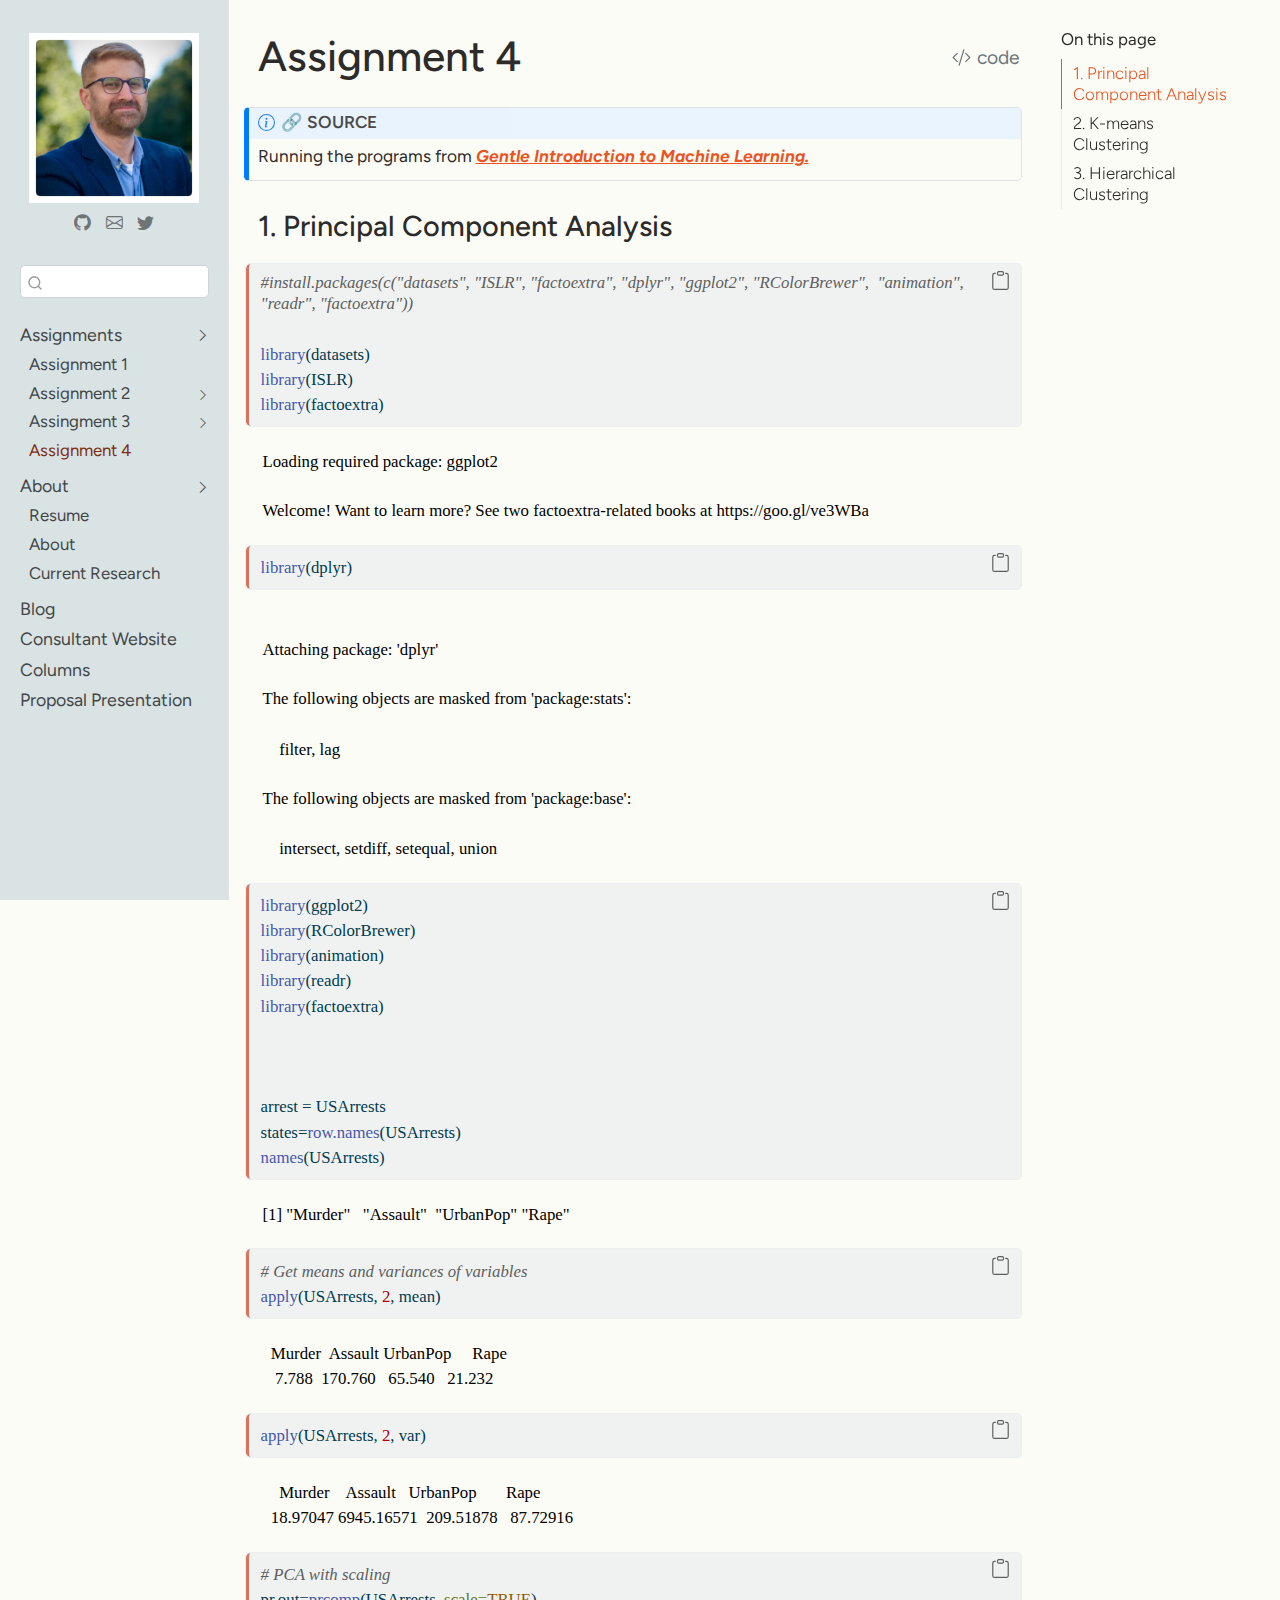
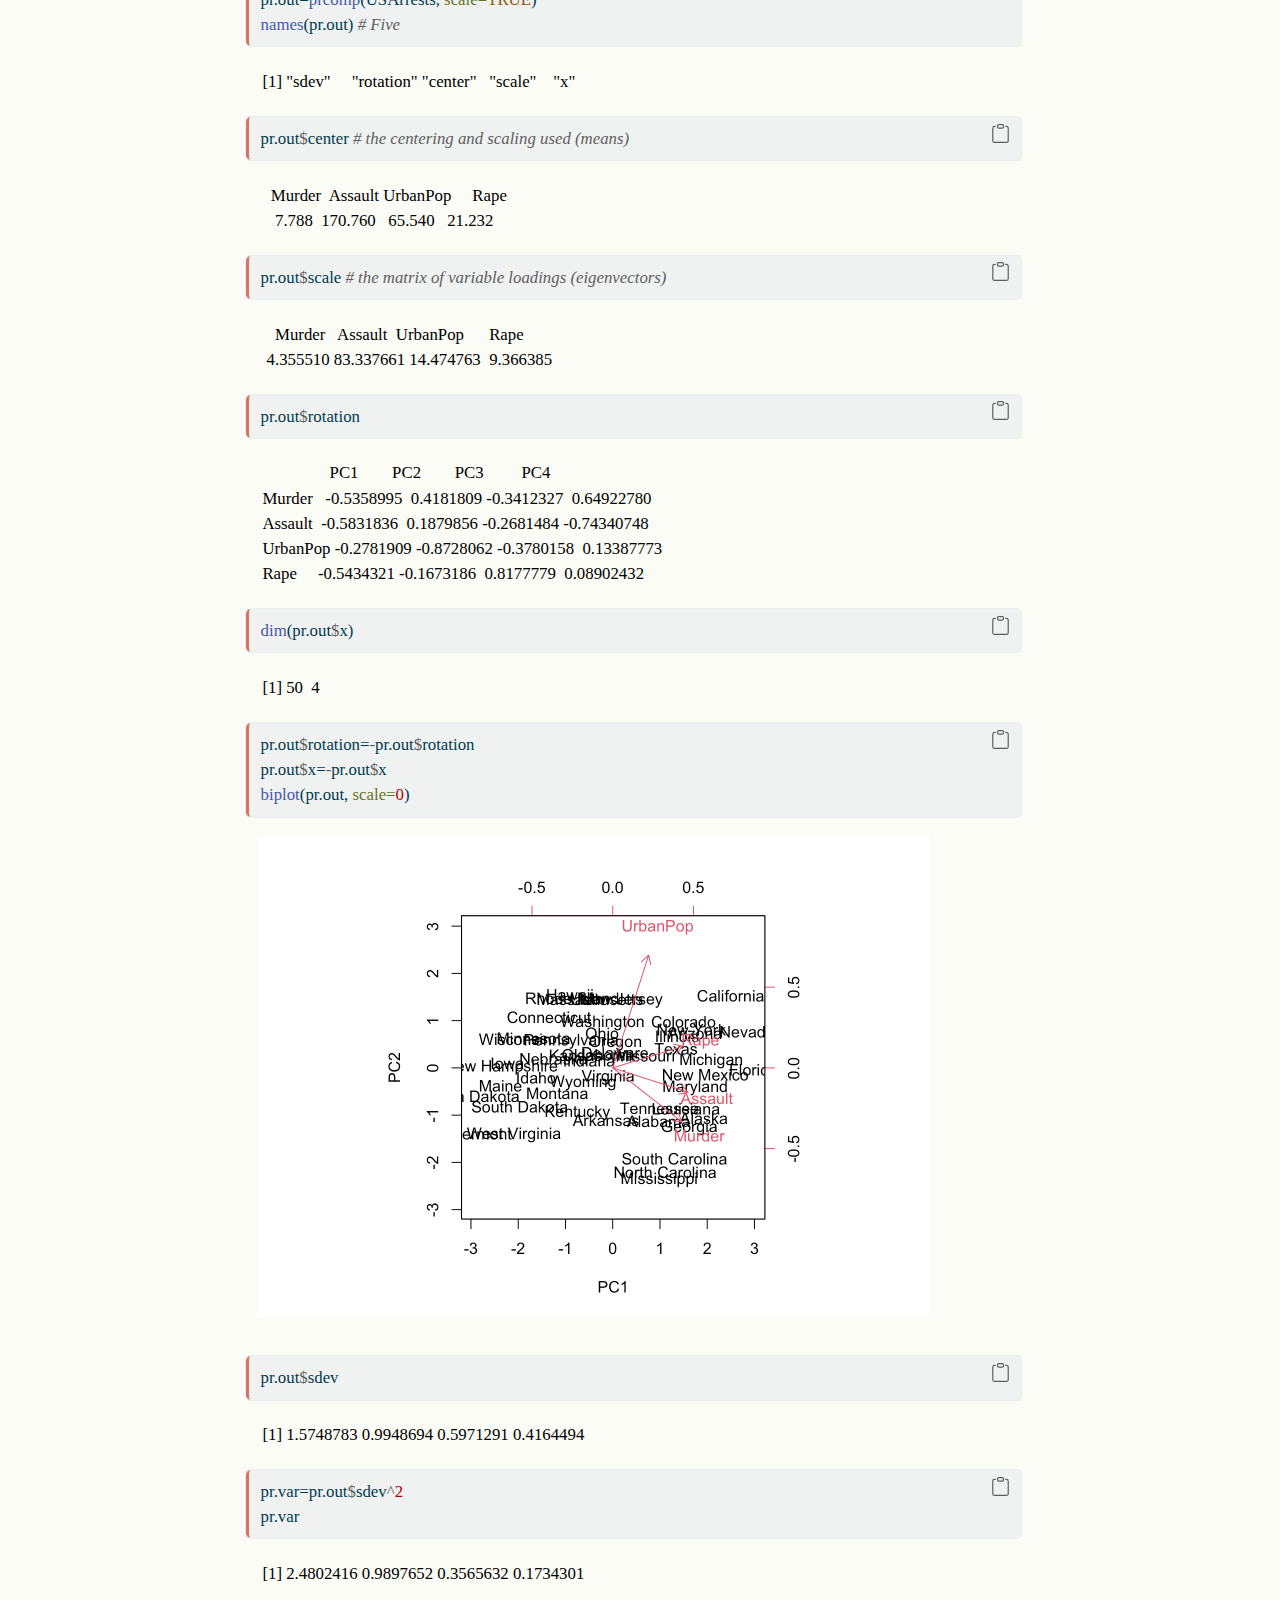
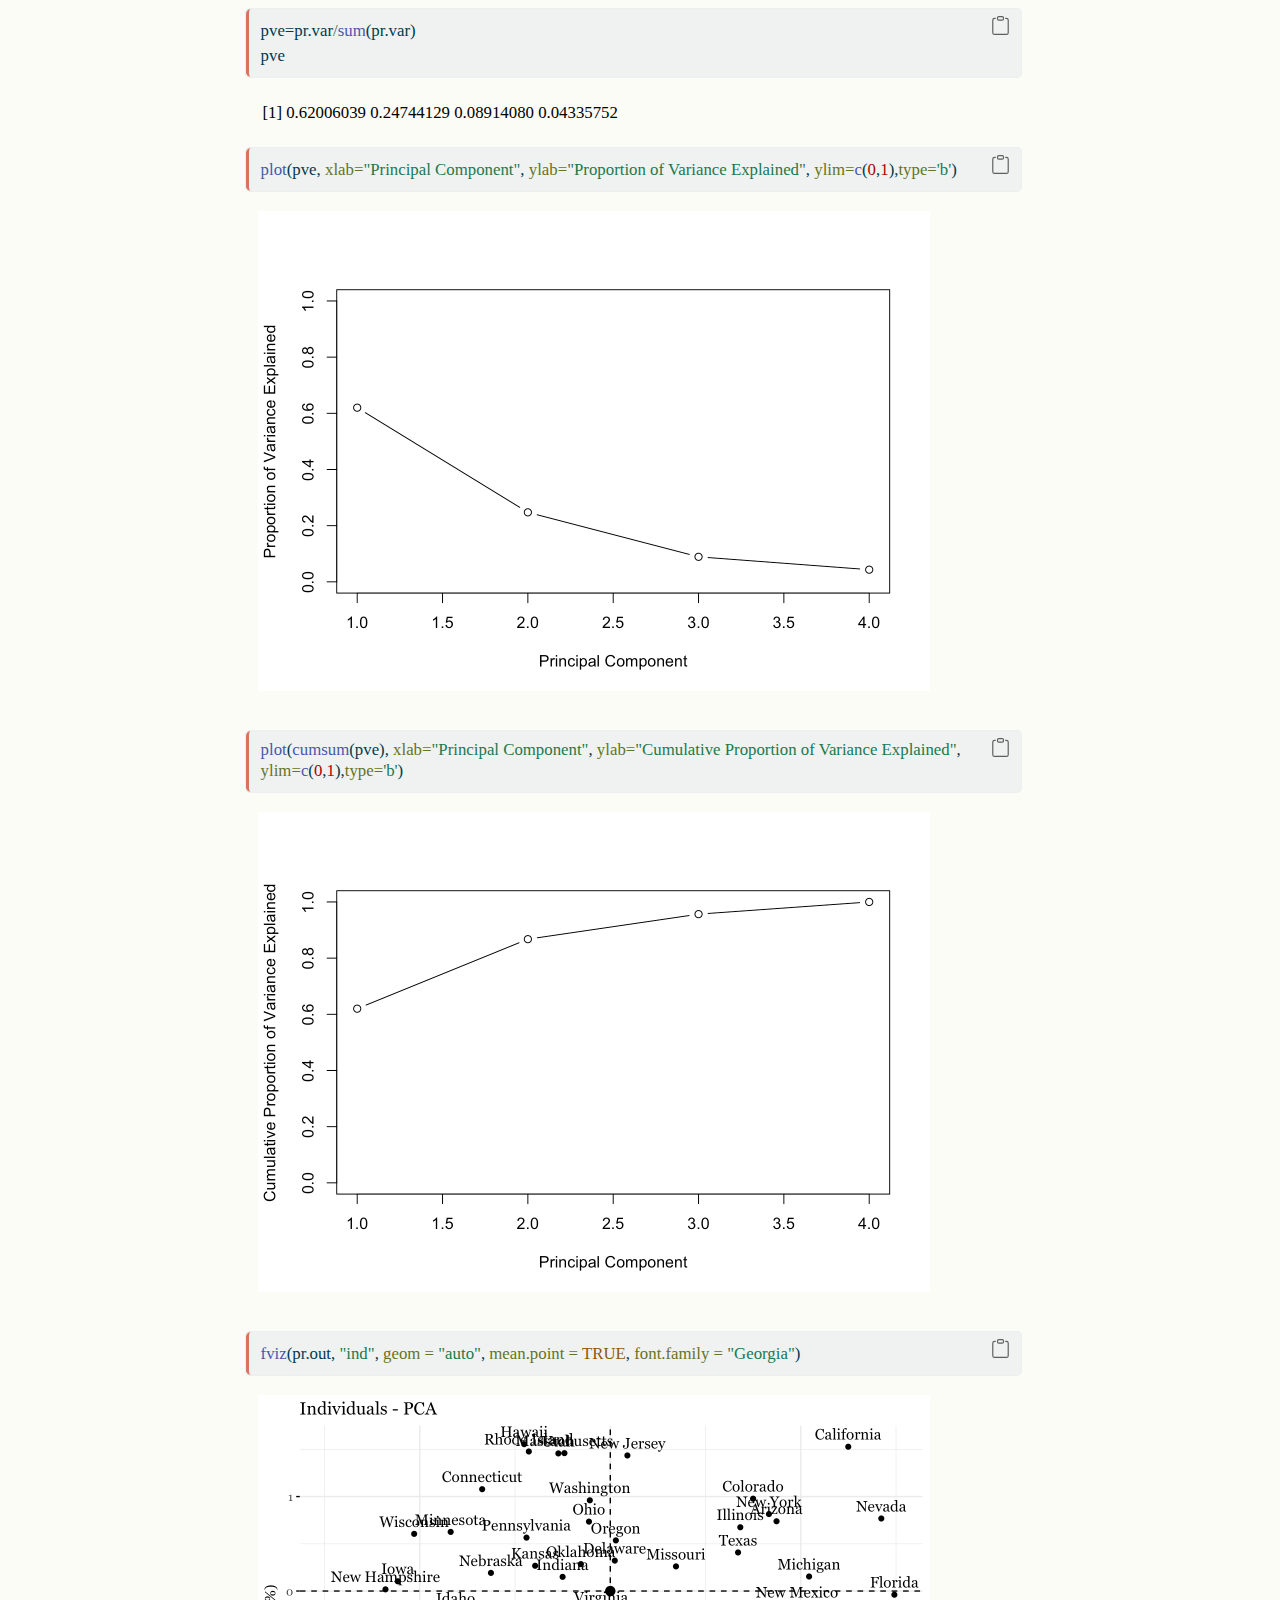
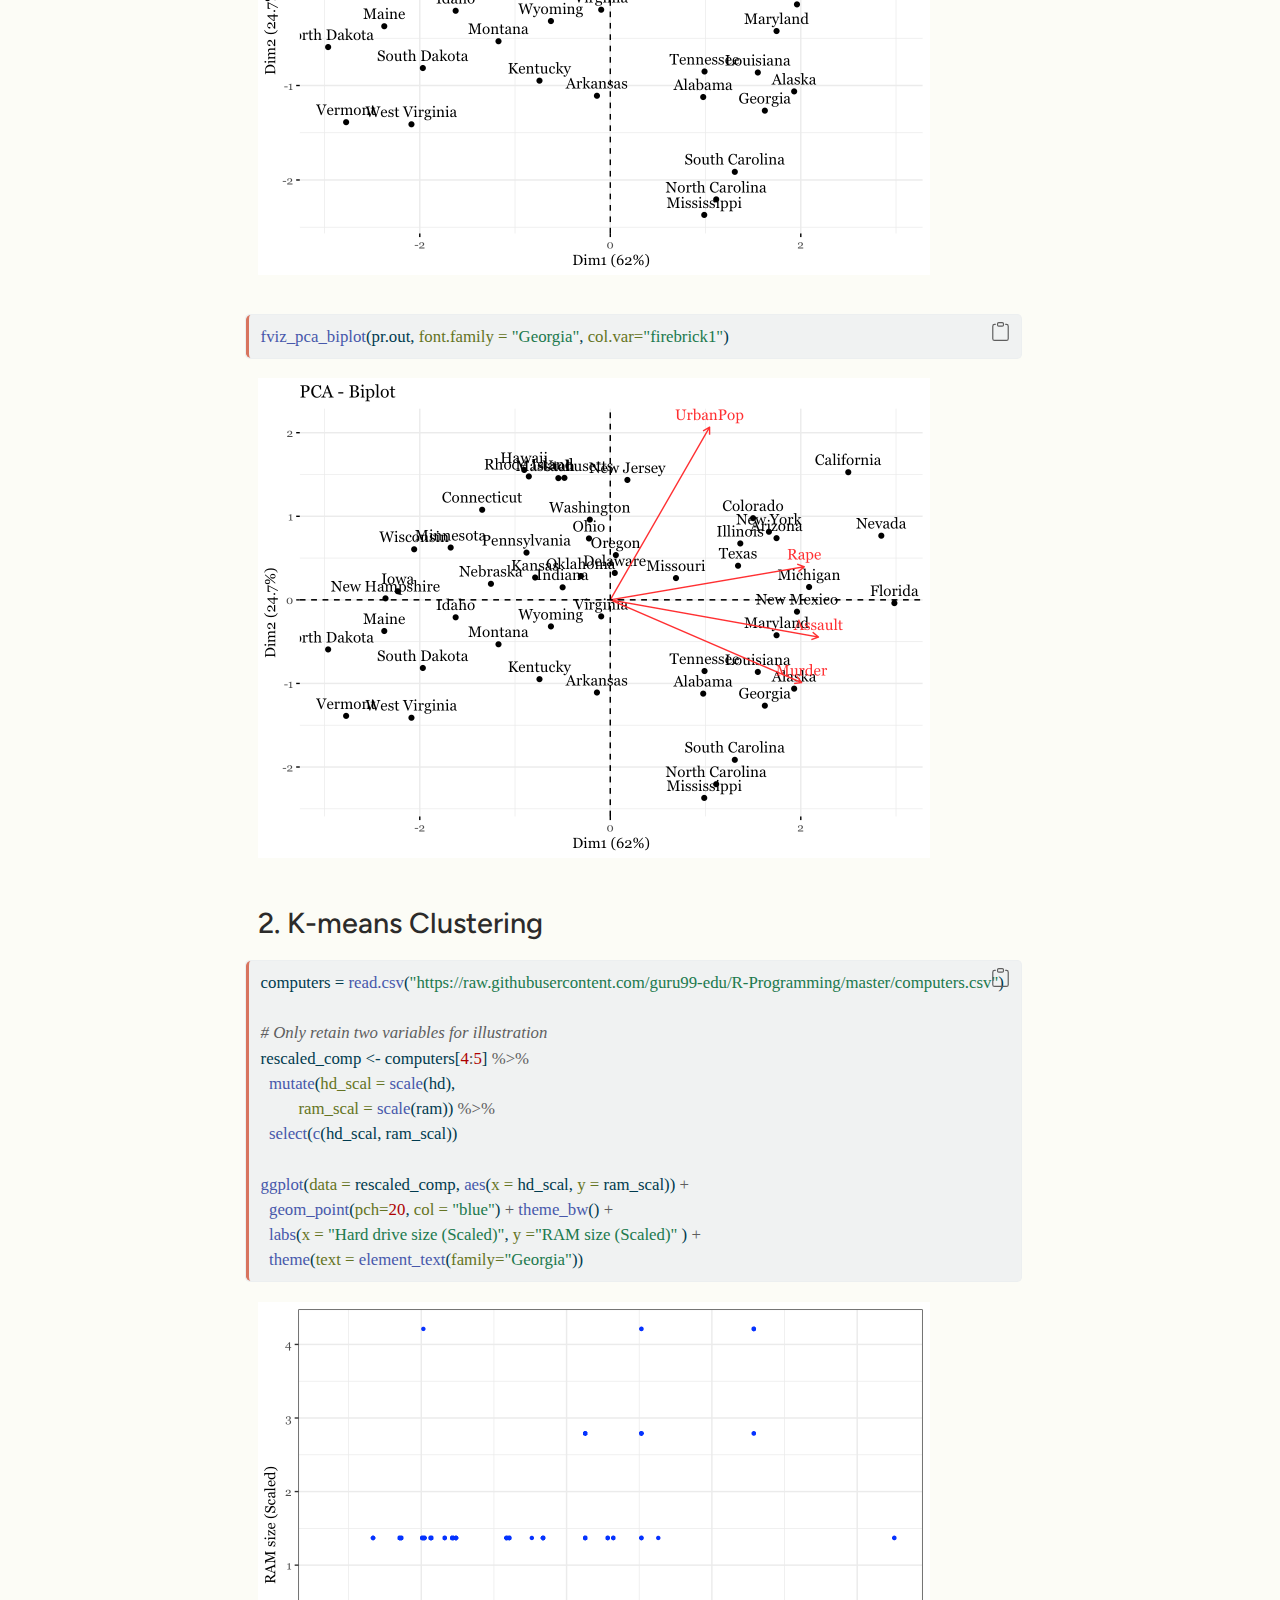
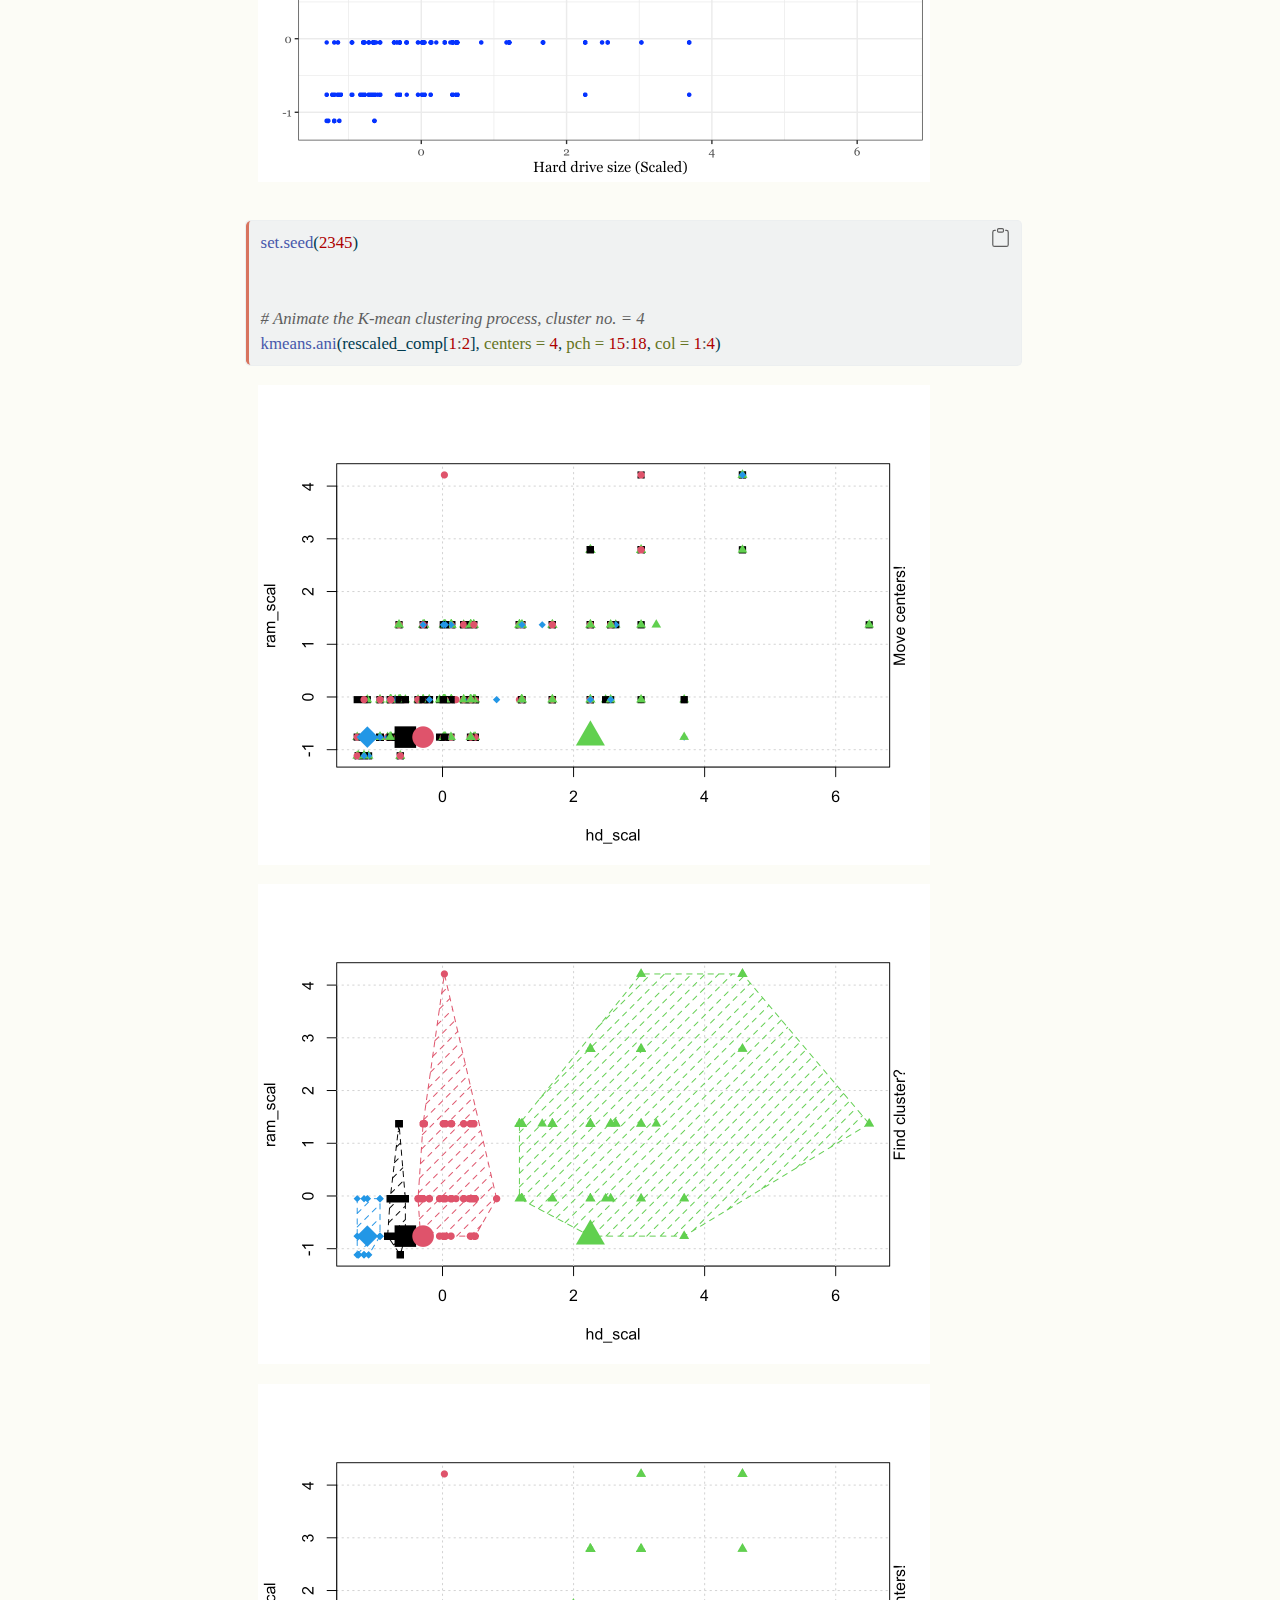
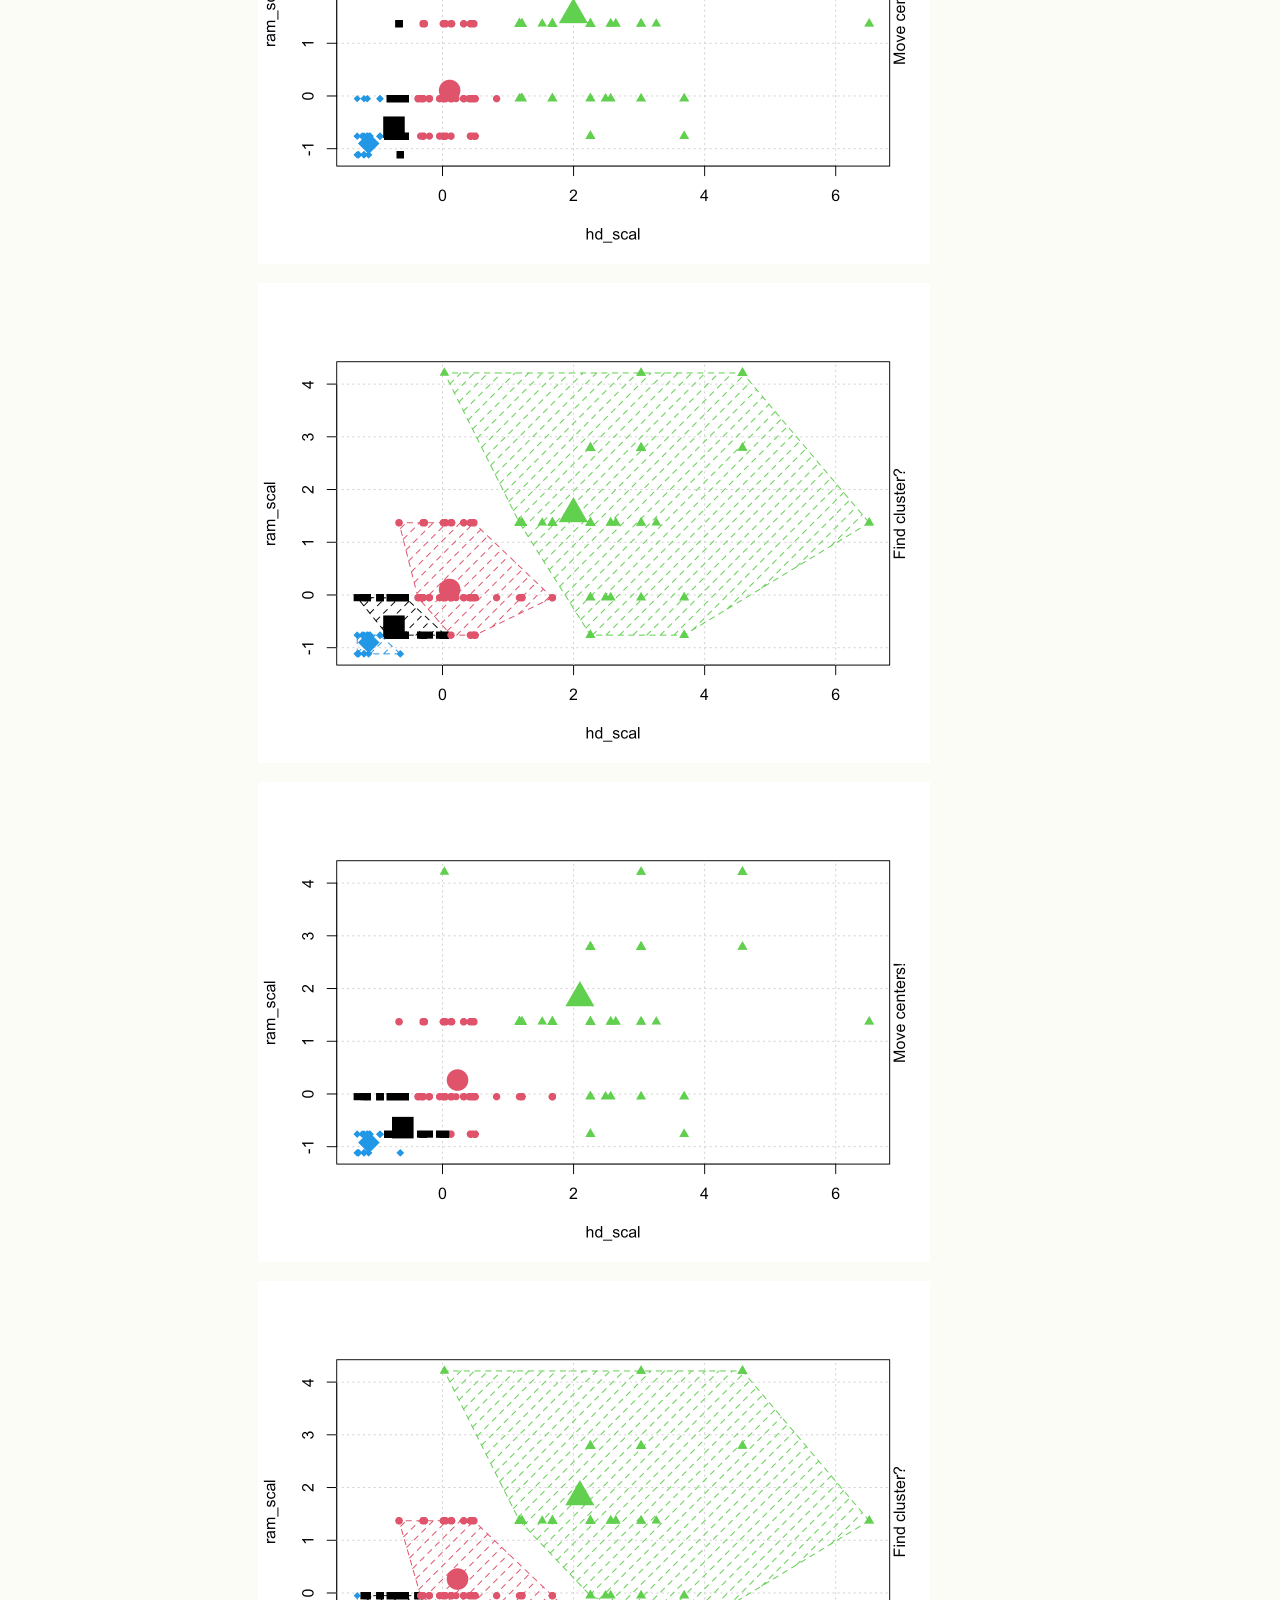
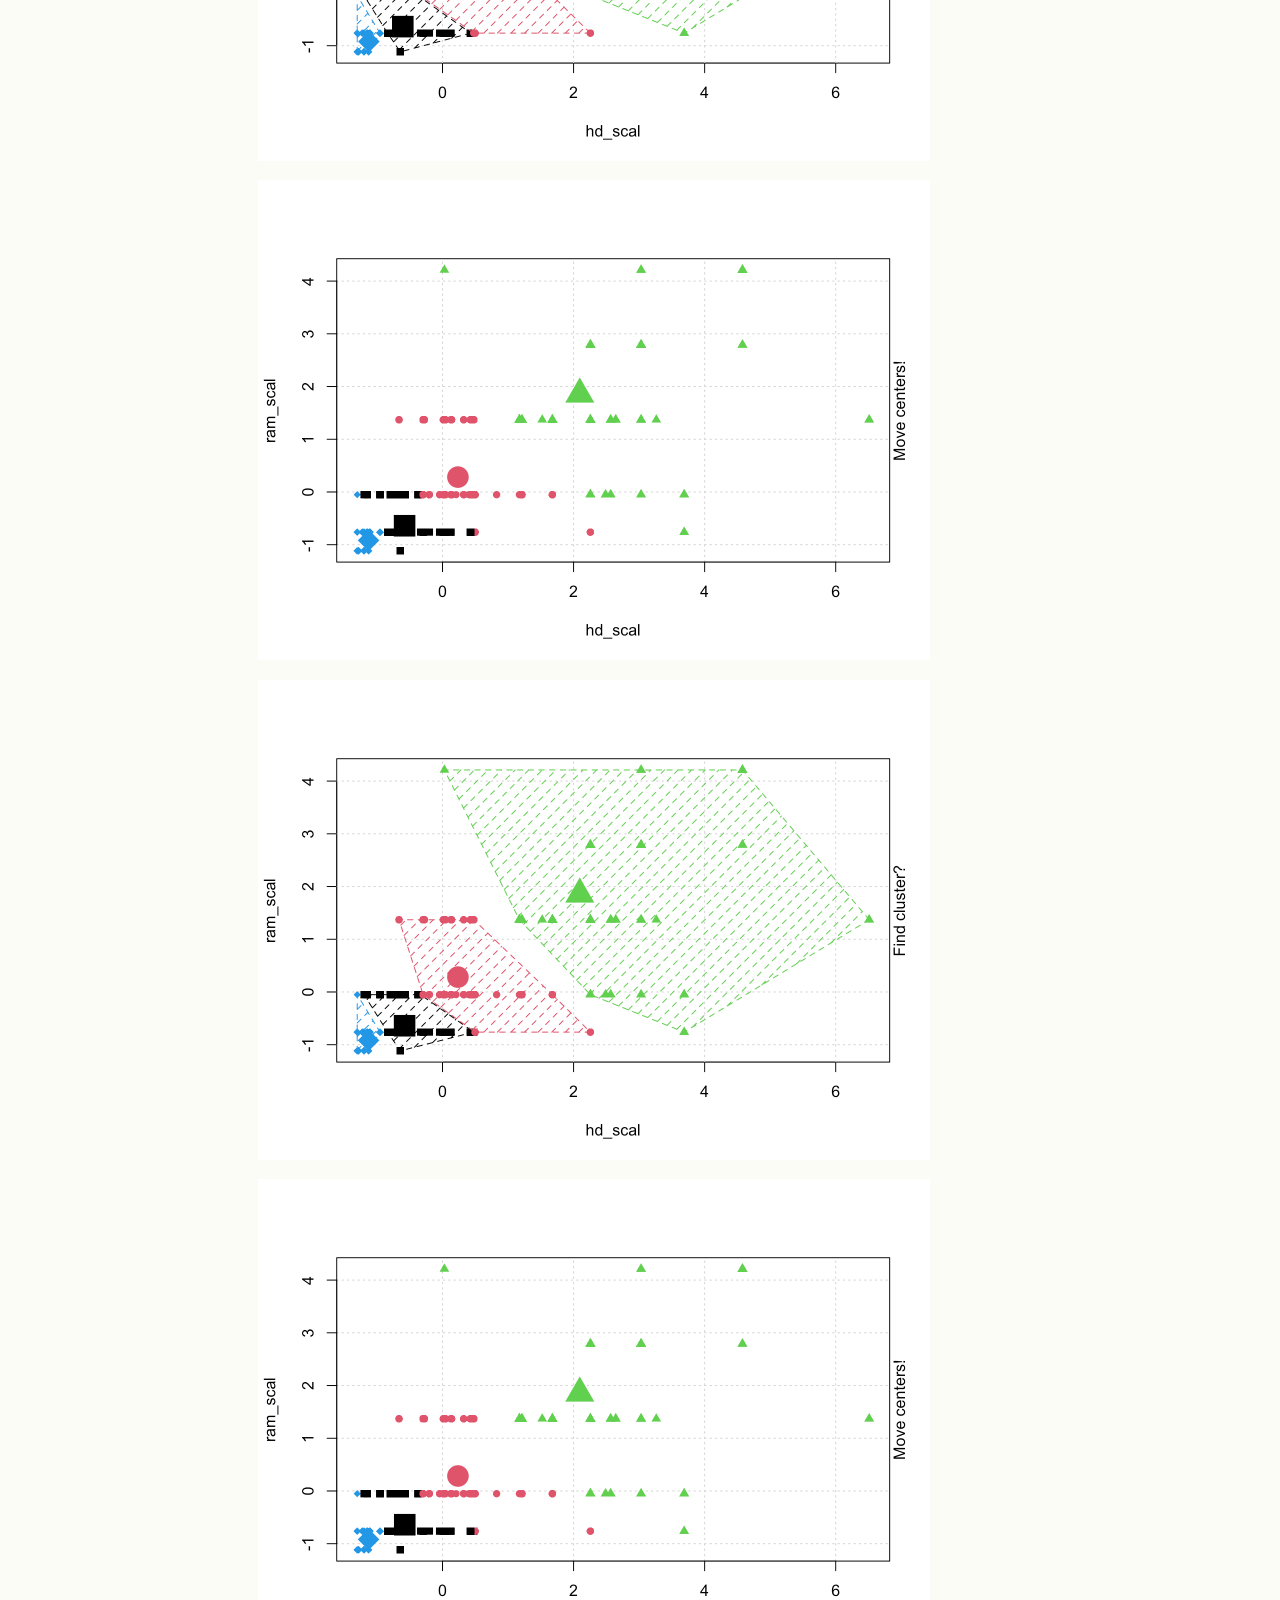
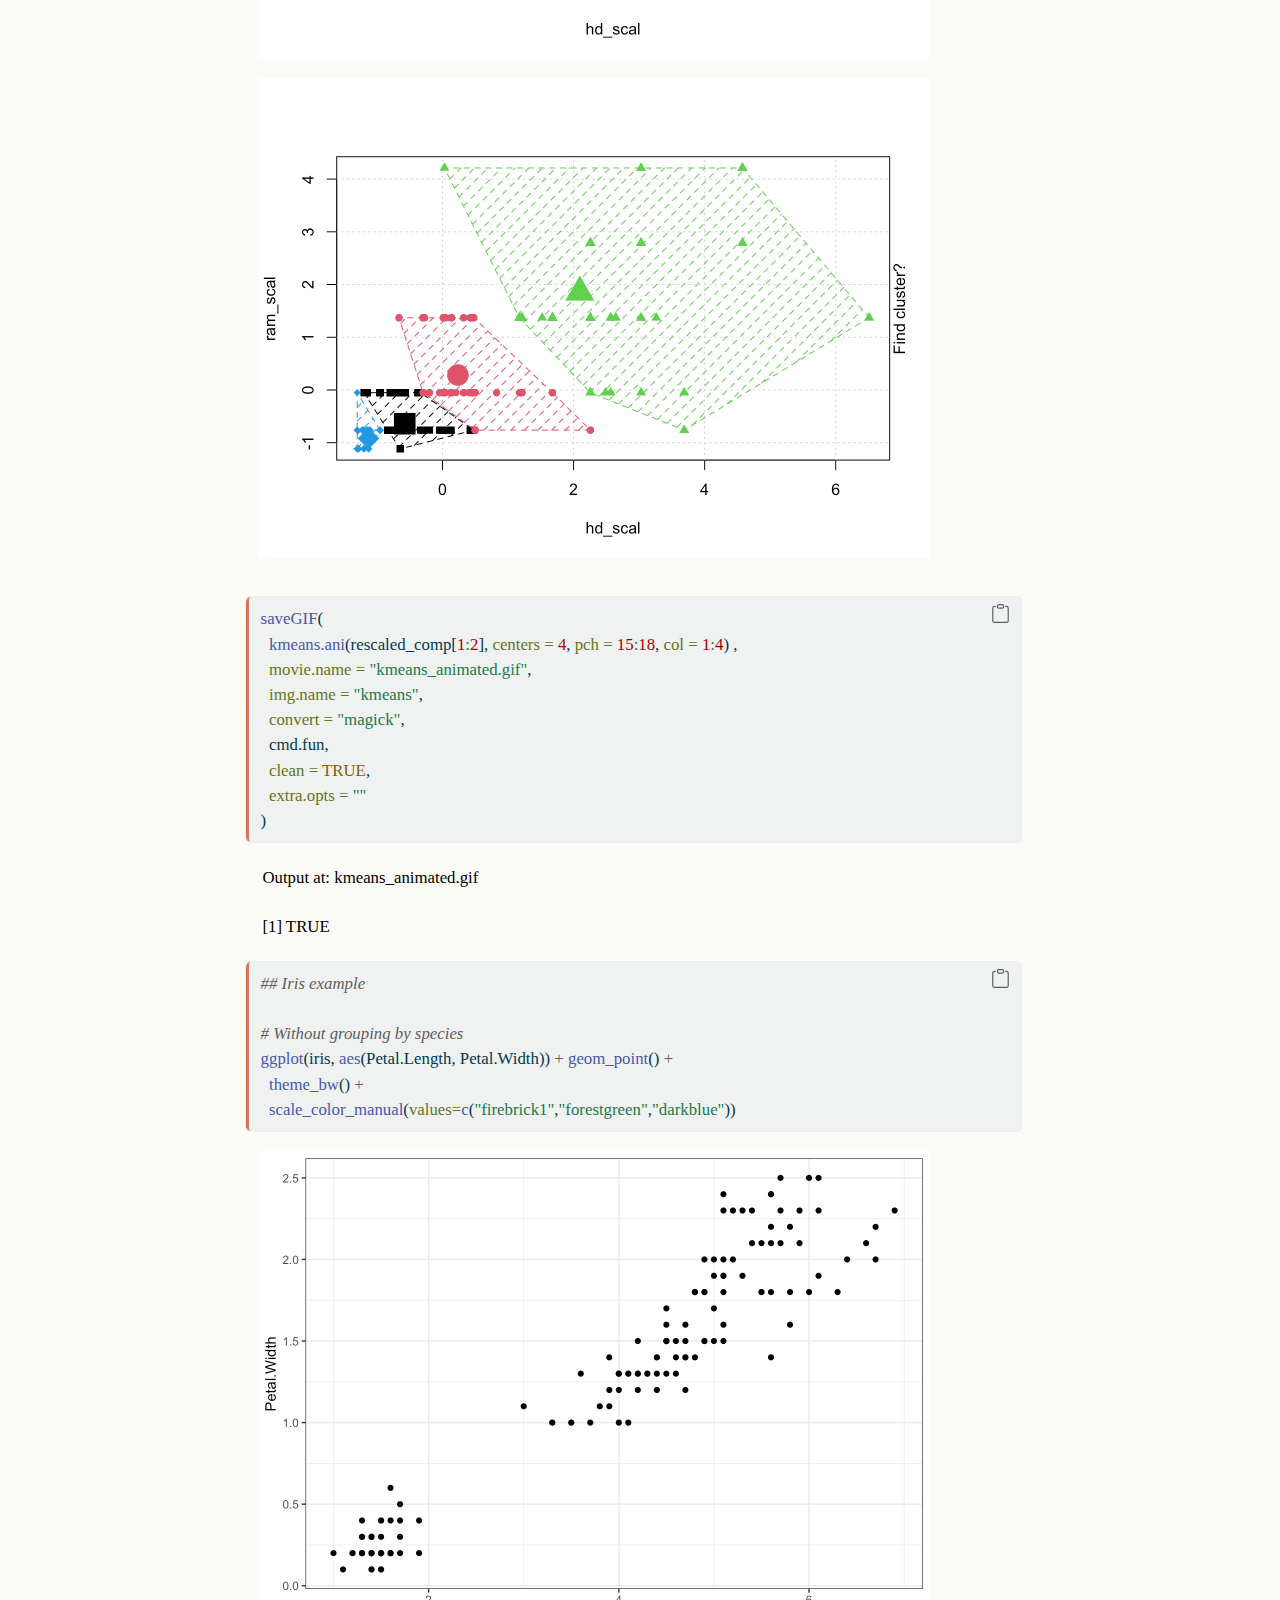
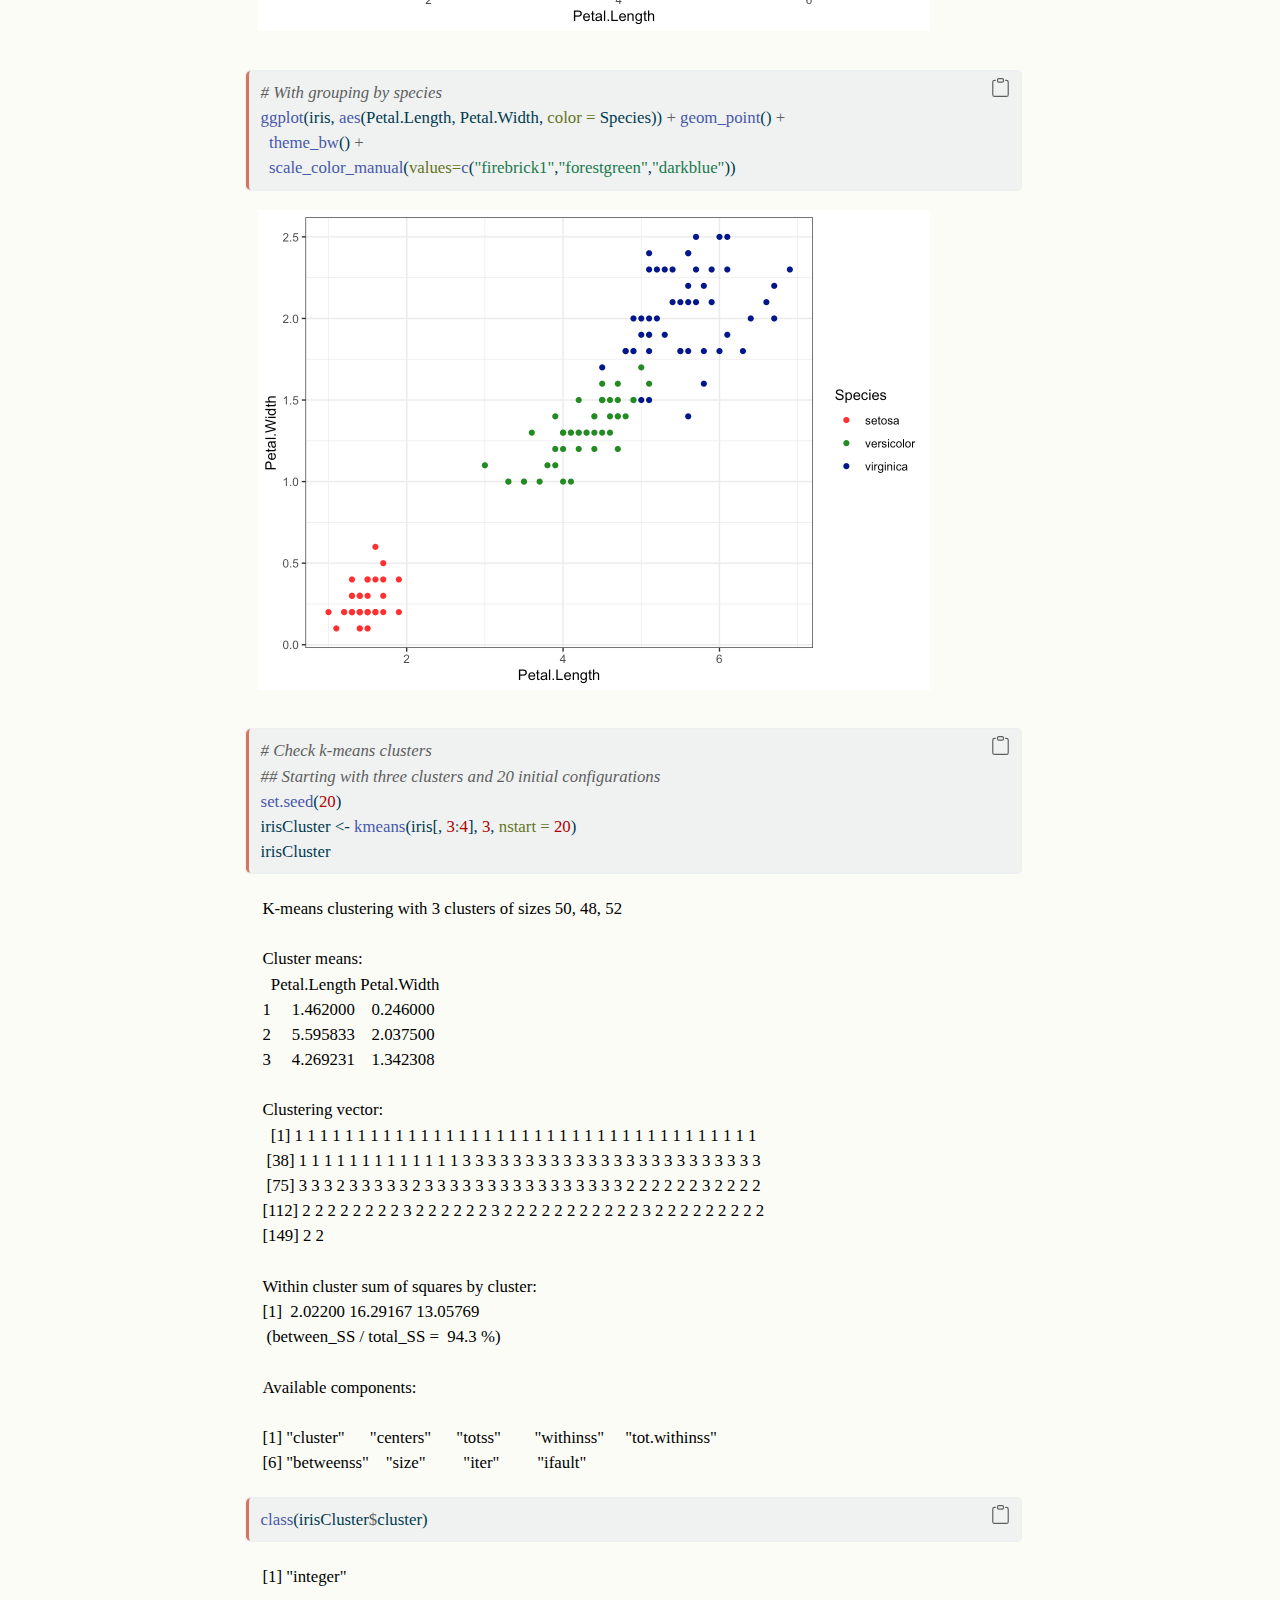
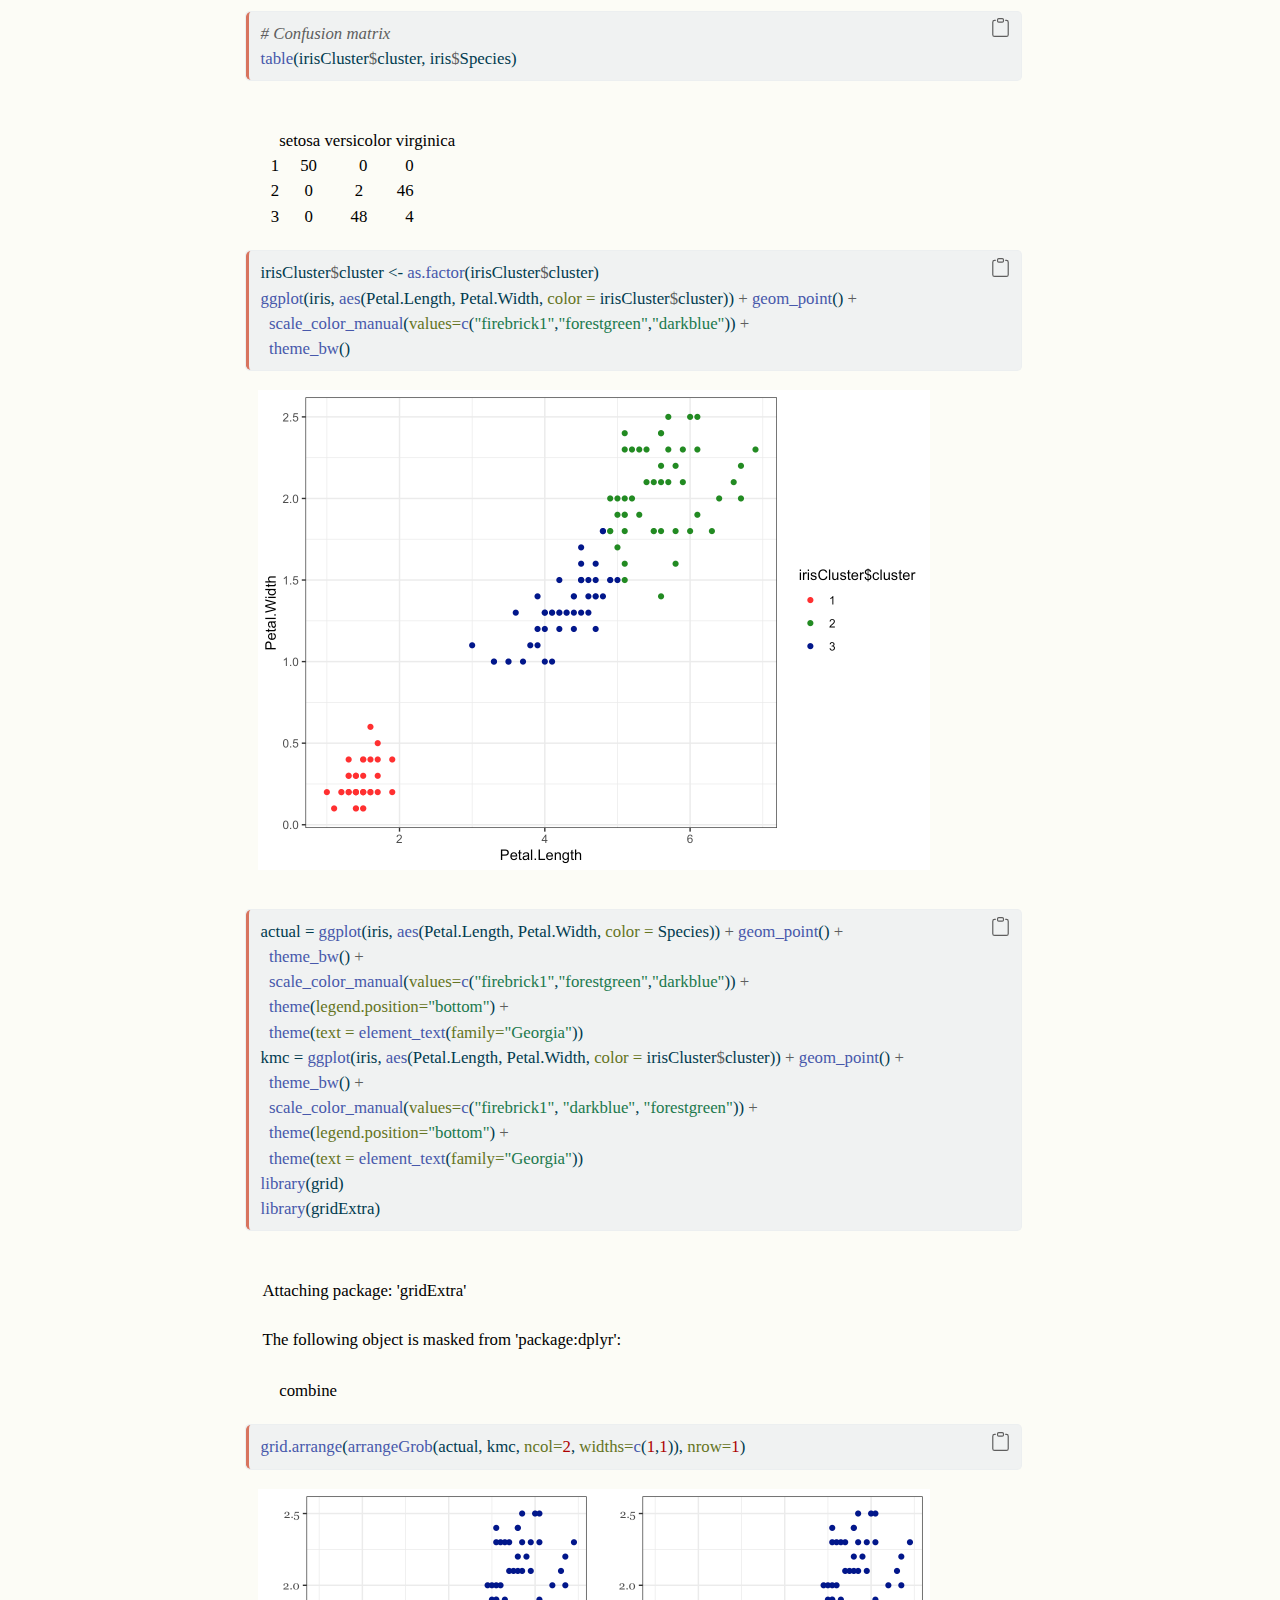
<file: assign_04.html>
<!DOCTYPE html>
<html xmlns="http://www.w3.org/1999/xhtml" lang="en" xml:lang="en"><head>

<meta charset="utf-8">
<meta name="generator" content="quarto-1.2.269">

<meta name="viewport" content="width=device-width, initial-scale=1.0, user-scalable=yes">


<title>Arslan Khalid - Assignment 4</title>
<style>
code{white-space: pre-wrap;}
span.smallcaps{font-variant: small-caps;}
div.columns{display: flex; gap: min(4vw, 1.5em);}
div.column{flex: auto; overflow-x: auto;}
div.hanging-indent{margin-left: 1.5em; text-indent: -1.5em;}
ul.task-list{list-style: none;}
ul.task-list li input[type="checkbox"] {
  width: 0.8em;
  margin: 0 0.8em 0.2em -1.6em;
  vertical-align: middle;
}
pre > code.sourceCode { white-space: pre; position: relative; }
pre > code.sourceCode > span { display: inline-block; line-height: 1.25; }
pre > code.sourceCode > span:empty { height: 1.2em; }
.sourceCode { overflow: visible; }
code.sourceCode > span { color: inherit; text-decoration: inherit; }
div.sourceCode { margin: 1em 0; }
pre.sourceCode { margin: 0; }
@media screen {
div.sourceCode { overflow: auto; }
}
@media print {
pre > code.sourceCode { white-space: pre-wrap; }
pre > code.sourceCode > span { text-indent: -5em; padding-left: 5em; }
}
pre.numberSource code
  { counter-reset: source-line 0; }
pre.numberSource code > span
  { position: relative; left: -4em; counter-increment: source-line; }
pre.numberSource code > span > a:first-child::before
  { content: counter(source-line);
    position: relative; left: -1em; text-align: right; vertical-align: baseline;
    border: none; display: inline-block;
    -webkit-touch-callout: none; -webkit-user-select: none;
    -khtml-user-select: none; -moz-user-select: none;
    -ms-user-select: none; user-select: none;
    padding: 0 4px; width: 4em;
    color: #aaaaaa;
  }
pre.numberSource { margin-left: 3em; border-left: 1px solid #aaaaaa;  padding-left: 4px; }
div.sourceCode
  {   }
@media screen {
pre > code.sourceCode > span > a:first-child::before { text-decoration: underline; }
}
code span.al { color: #ff0000; font-weight: bold; } /* Alert */
code span.an { color: #60a0b0; font-weight: bold; font-style: italic; } /* Annotation */
code span.at { color: #7d9029; } /* Attribute */
code span.bn { color: #40a070; } /* BaseN */
code span.bu { color: #008000; } /* BuiltIn */
code span.cf { color: #007020; font-weight: bold; } /* ControlFlow */
code span.ch { color: #4070a0; } /* Char */
code span.cn { color: #880000; } /* Constant */
code span.co { color: #60a0b0; font-style: italic; } /* Comment */
code span.cv { color: #60a0b0; font-weight: bold; font-style: italic; } /* CommentVar */
code span.do { color: #ba2121; font-style: italic; } /* Documentation */
code span.dt { color: #902000; } /* DataType */
code span.dv { color: #40a070; } /* DecVal */
code span.er { color: #ff0000; font-weight: bold; } /* Error */
code span.ex { } /* Extension */
code span.fl { color: #40a070; } /* Float */
code span.fu { color: #06287e; } /* Function */
code span.im { color: #008000; font-weight: bold; } /* Import */
code span.in { color: #60a0b0; font-weight: bold; font-style: italic; } /* Information */
code span.kw { color: #007020; font-weight: bold; } /* Keyword */
code span.op { color: #666666; } /* Operator */
code span.ot { color: #007020; } /* Other */
code span.pp { color: #bc7a00; } /* Preprocessor */
code span.sc { color: #4070a0; } /* SpecialChar */
code span.ss { color: #bb6688; } /* SpecialString */
code span.st { color: #4070a0; } /* String */
code span.va { color: #19177c; } /* Variable */
code span.vs { color: #4070a0; } /* VerbatimString */
code span.wa { color: #60a0b0; font-weight: bold; font-style: italic; } /* Warning */
</style>


<script src="site_libs/quarto-nav/quarto-nav.js"></script>
<script src="site_libs/clipboard/clipboard.min.js"></script>
<script src="site_libs/quarto-search/autocomplete.umd.js"></script>
<script src="site_libs/quarto-search/fuse.min.js"></script>
<script src="site_libs/quarto-search/quarto-search.js"></script>
<meta name="quarto:offset" content="./">
<link href="./CV_Arslan_Khalid_2022.pdf" rel="next">
<link href="./assign_03.html" rel="prev">
<script src="site_libs/quarto-html/quarto.js"></script>
<script src="site_libs/quarto-html/popper.min.js"></script>
<script src="site_libs/quarto-html/tippy.umd.min.js"></script>
<script src="site_libs/quarto-html/anchor.min.js"></script>
<link href="site_libs/quarto-html/tippy.css" rel="stylesheet">
<link href="site_libs/quarto-html/quarto-syntax-highlighting.css" rel="stylesheet" id="quarto-text-highlighting-styles">
<script src="site_libs/bootstrap/bootstrap.min.js"></script>
<link href="site_libs/bootstrap/bootstrap-icons.css" rel="stylesheet">
<link href="site_libs/bootstrap/bootstrap.min.css" rel="stylesheet" id="quarto-bootstrap" data-mode="light">
<script id="quarto-search-options" type="application/json">{
  "location": "sidebar",
  "copy-button": false,
  "collapse-after": 3,
  "panel-placement": "start",
  "type": "textbox",
  "limit": 20,
  "language": {
    "search-no-results-text": "No results",
    "search-matching-documents-text": "matching documents",
    "search-copy-link-title": "Copy link to search",
    "search-hide-matches-text": "Hide additional matches",
    "search-more-match-text": "more match in this document",
    "search-more-matches-text": "more matches in this document",
    "search-clear-button-title": "Clear",
    "search-detached-cancel-button-title": "Cancel",
    "search-submit-button-title": "Submit"
  }
}</script>
<link href="https://fonts.googleapis.com/css2?family=Figtree:ital,wght@0,400;0,700;0,800;1,400;1,700&amp;family=Spectral:ital,wght@0,500;0,800;1,500;1,800&amp;family=Ubuntu+Mono&amp;display=swap" rel="stylesheet">


<meta name="twitter:title" content="Arslan Khalid - Assignment 4">
<meta name="twitter:description" content="References">
<meta name="twitter:image" content="https://arslank87.wixsite.com/arslankhalid/images/logo_image2.jpeg">
<meta name="twitter:creator" content="@arslan_k">
<meta name="twitter:card" content="summary_large_image">
</head>

<body class="nav-sidebar docked">

<div id="quarto-search-results"></div>
  <header id="quarto-header" class="headroom fixed-top">
  <nav class="quarto-secondary-nav" data-bs-toggle="collapse" data-bs-target="#quarto-sidebar" aria-controls="quarto-sidebar" aria-expanded="false" aria-label="Toggle sidebar navigation" onclick="if (window.quartoToggleHeadroom) { window.quartoToggleHeadroom(); }">
    <div class="container-fluid d-flex justify-content-between">
      <h1 class="quarto-secondary-nav-title">Assignment 4</h1>
      <button type="button" class="quarto-btn-toggle btn" aria-label="Show secondary navigation">
        <i class="bi bi-chevron-right"></i>
      </button>
    </div>
  </nav>
</header>
<!-- content -->
<div id="quarto-content" class="quarto-container page-columns page-rows-contents page-layout-article">
<!-- sidebar -->
  <nav id="quarto-sidebar" class="sidebar collapse sidebar-navigation docked overflow-auto">
    <div class="pt-lg-2 mt-2 text-center sidebar-header">
      <a href="./index.html" class="sidebar-logo-link">
      <img src="./images/logo_image2.jpeg" alt="" class="sidebar-logo py-0 d-lg-inline d-none">
      </a>
      <div class="sidebar-tools-main tools-wide">
    <a href="https://github.com/arslankhalid-1" title="My GitHub" class="sidebar-tool px-1"><i class="bi bi-github"></i></a>
    <a href="mailto:arslan.khalid@utdallas.edu" title="Email" class="sidebar-tool px-1"><i class="bi bi-envelope"></i></a>
    <a href="https://twitter.com/arslan_k" title="Twitter" class="sidebar-tool px-1"><i class="bi bi-twitter"></i></a>
</div>
      </div>
      <div class="mt-2 flex-shrink-0 align-items-center">
        <div class="sidebar-search">
        <div id="quarto-search" class="" title="Search"></div>
        </div>
      </div>
    <div class="sidebar-menu-container"> 
    <ul class="list-unstyled mt-1">
        <li class="sidebar-item sidebar-item-section">
      <div class="sidebar-item-container"> 
            <a class="sidebar-item-text sidebar-link text-start" data-bs-toggle="collapse" data-bs-target="#quarto-sidebar-section-1" aria-expanded="true">Assignments</a>
          <a class="sidebar-item-toggle text-start" data-bs-toggle="collapse" data-bs-target="#quarto-sidebar-section-1" aria-expanded="true">
            <i class="bi bi-chevron-right ms-2"></i>
          </a> 
      </div>
      <ul id="quarto-sidebar-section-1" class="collapse list-unstyled sidebar-section depth1 show">  
          <li class="sidebar-item">
  <div class="sidebar-item-container"> 
  <a href="./assign_01.qmd" class="sidebar-item-text sidebar-link">Assignment 1</a>
  </div>
</li>
          <li class="sidebar-item sidebar-item-section">
      <div class="sidebar-item-container"> 
            <a class="sidebar-item-text sidebar-link text-start collapsed" data-bs-toggle="collapse" data-bs-target="#quarto-sidebar-section-2" aria-expanded="false">Assignment 2</a>
          <a class="sidebar-item-toggle text-start collapsed" data-bs-toggle="collapse" data-bs-target="#quarto-sidebar-section-2" aria-expanded="false">
            <i class="bi bi-chevron-right ms-2"></i>
          </a> 
      </div>
      <ul id="quarto-sidebar-section-2" class="collapse list-unstyled sidebar-section depth2 ">  
          <li class="sidebar-item">
  <div class="sidebar-item-container"> 
  <a href="./assign_02.html" class="sidebar-item-text sidebar-link">Lab 01 &amp; 02</a>
  </div>
</li>
          <li class="sidebar-item">
  <div class="sidebar-item-container"> 
  <a href="./assign_02b.html" class="sidebar-item-text sidebar-link">Data Analysis</a>
  </div>
</li>
      </ul>
  </li>
          <li class="sidebar-item sidebar-item-section">
      <div class="sidebar-item-container"> 
            <a class="sidebar-item-text sidebar-link text-start collapsed" data-bs-toggle="collapse" data-bs-target="#quarto-sidebar-section-3" aria-expanded="false">Assingment 3</a>
          <a class="sidebar-item-toggle text-start collapsed" data-bs-toggle="collapse" data-bs-target="#quarto-sidebar-section-3" aria-expanded="false">
            <i class="bi bi-chevron-right ms-2"></i>
          </a> 
      </div>
      <ul id="quarto-sidebar-section-3" class="collapse list-unstyled sidebar-section depth2 ">  
          <li class="sidebar-item">
  <div class="sidebar-item-container"> 
  <a href="./lab_03.html" class="sidebar-item-text sidebar-link">Lab 03</a>
  </div>
</li>
          <li class="sidebar-item">
  <div class="sidebar-item-container"> 
  <a href="./assign_03.html" class="sidebar-item-text sidebar-link">Data Analysis</a>
  </div>
</li>
      </ul>
  </li>
          <li class="sidebar-item">
  <div class="sidebar-item-container"> 
  <a href="./assign_04.html" class="sidebar-item-text sidebar-link active">Assignment 4</a>
  </div>
</li>
      </ul>
  </li>
        <li class="sidebar-item sidebar-item-section">
      <div class="sidebar-item-container"> 
            <a class="sidebar-item-text sidebar-link text-start" data-bs-toggle="collapse" data-bs-target="#quarto-sidebar-section-4" aria-expanded="true">About</a>
          <a class="sidebar-item-toggle text-start" data-bs-toggle="collapse" data-bs-target="#quarto-sidebar-section-4" aria-expanded="true">
            <i class="bi bi-chevron-right ms-2"></i>
          </a> 
      </div>
      <ul id="quarto-sidebar-section-4" class="collapse list-unstyled sidebar-section depth1 show">  
          <li class="sidebar-item">
  <div class="sidebar-item-container"> 
  <a href="./CV_Arslan_Khalid_2022.pdf" class="sidebar-item-text sidebar-link">Resume</a>
  </div>
</li>
          <li class="sidebar-item">
  <div class="sidebar-item-container"> 
  <a href="./about.html" class="sidebar-item-text sidebar-link">About</a>
  </div>
</li>
          <li class="sidebar-item">
  <div class="sidebar-item-container"> 
  <a href="./research.html" class="sidebar-item-text sidebar-link">Current Research</a>
  </div>
</li>
      </ul>
  </li>
        <li class="sidebar-item">
  <div class="sidebar-item-container"> 
  <a href="./blog.qmd" class="sidebar-item-text sidebar-link">Blog</a>
  </div>
</li>
        <li class="sidebar-item">
  <div class="sidebar-item-container"> 
  <a href="https://arslank87.wixsite.com/arslankhalid" class="sidebar-item-text sidebar-link">Consultant Website</a>
  </div>
</li>
        <li class="sidebar-item">
  <div class="sidebar-item-container"> 
  <a href="https://archive.pakistantoday.com.pk/author/arslan-khalid/" class="sidebar-item-text sidebar-link">Columns</a>
  </div>
</li>
        <li class="sidebar-item">
  <div class="sidebar-item-container"> 
  <a href="https://docs.google.com/presentation/d/1LbaYy7zfQw6VAe-A1KnsgW6zwcfnFS6NwtBz4391u-s/edit?usp=sharing" class="sidebar-item-text sidebar-link">Proposal Presentation</a>
  </div>
</li>
    </ul>
    </div>
</nav>
<!-- margin-sidebar -->
    <div id="quarto-margin-sidebar" class="sidebar margin-sidebar">
        <nav id="TOC" role="doc-toc" class="toc-active">
    <h2 id="toc-title">On this page</h2>
   
  <ul>
  <li><a href="#principal-component-analysis" id="toc-principal-component-analysis" class="nav-link active" data-scroll-target="#principal-component-analysis">1. Principal Component Analysis</a></li>
  <li><a href="#k-means-clustering" id="toc-k-means-clustering" class="nav-link" data-scroll-target="#k-means-clustering">2. K-means Clustering</a></li>
  <li><a href="#hierarchical-clustering" id="toc-hierarchical-clustering" class="nav-link" data-scroll-target="#hierarchical-clustering">3. Hierarchical Clustering</a></li>
  </ul>
</nav>
    </div>
<!-- main -->
<main class="content" id="quarto-document-content">

<header id="title-block-header" class="quarto-title-block default">
<div class="quarto-title">
<div class="quarto-title-block"><div><h1 class="title d-none d-lg-block">Assignment 4</h1><button type="button" class="btn code-tools-button" id="quarto-code-tools-source"><i class="bi"></i> code</button></div></div>
</div>



<div class="quarto-title-meta">

    
  
    
  </div>
  

</header>

<div class="callout-note callout callout-style-default callout-captioned">
<div class="callout-header d-flex align-content-center">
<div class="callout-icon-container">
<i class="callout-icon"></i>
</div>
<div class="callout-caption-container flex-fill">
🔗 SOURCE
</div>
</div>
<div class="callout-body-container callout-body">
<p>Running the programs from <a href="https://datageneration.org/gentlemachinelearning/module4_unsupervisedlearning"><strong><em>Gentle Introduction to Machine Learning.</em></strong></a></p>
</div>
</div>
<section id="principal-component-analysis" class="level3">
<h3 class="anchored" data-anchor-id="principal-component-analysis">1. Principal Component Analysis</h3>
<div class="cell">
<div class="sourceCode cell-code" id="cb1"><pre class="sourceCode r code-with-copy"><code class="sourceCode r"><span id="cb1-1"><a href="#cb1-1" aria-hidden="true" tabindex="-1"></a><span class="co">#install.packages(c("datasets", "ISLR", "factoextra", "dplyr", "ggplot2", "RColorBrewer",  "animation", "readr", "factoextra"))</span></span>
<span id="cb1-2"><a href="#cb1-2" aria-hidden="true" tabindex="-1"></a></span>
<span id="cb1-3"><a href="#cb1-3" aria-hidden="true" tabindex="-1"></a><span class="fu">library</span>(datasets)</span>
<span id="cb1-4"><a href="#cb1-4" aria-hidden="true" tabindex="-1"></a><span class="fu">library</span>(ISLR)</span>
<span id="cb1-5"><a href="#cb1-5" aria-hidden="true" tabindex="-1"></a><span class="fu">library</span>(factoextra)</span></code><button title="Copy to Clipboard" class="code-copy-button"><i class="bi"></i></button></pre></div>
<div class="cell-output cell-output-stderr">
<pre><code>Loading required package: ggplot2</code></pre>
</div>
<div class="cell-output cell-output-stderr">
<pre><code>Welcome! Want to learn more? See two factoextra-related books at https://goo.gl/ve3WBa</code></pre>
</div>
<div class="sourceCode cell-code" id="cb4"><pre class="sourceCode r code-with-copy"><code class="sourceCode r"><span id="cb4-1"><a href="#cb4-1" aria-hidden="true" tabindex="-1"></a><span class="fu">library</span>(dplyr)</span></code><button title="Copy to Clipboard" class="code-copy-button"><i class="bi"></i></button></pre></div>
<div class="cell-output cell-output-stderr">
<pre><code>
Attaching package: 'dplyr'</code></pre>
</div>
<div class="cell-output cell-output-stderr">
<pre><code>The following objects are masked from 'package:stats':

    filter, lag</code></pre>
</div>
<div class="cell-output cell-output-stderr">
<pre><code>The following objects are masked from 'package:base':

    intersect, setdiff, setequal, union</code></pre>
</div>
<div class="sourceCode cell-code" id="cb8"><pre class="sourceCode r code-with-copy"><code class="sourceCode r"><span id="cb8-1"><a href="#cb8-1" aria-hidden="true" tabindex="-1"></a><span class="fu">library</span>(ggplot2)</span>
<span id="cb8-2"><a href="#cb8-2" aria-hidden="true" tabindex="-1"></a><span class="fu">library</span>(RColorBrewer)</span>
<span id="cb8-3"><a href="#cb8-3" aria-hidden="true" tabindex="-1"></a><span class="fu">library</span>(animation)</span>
<span id="cb8-4"><a href="#cb8-4" aria-hidden="true" tabindex="-1"></a><span class="fu">library</span>(readr)</span>
<span id="cb8-5"><a href="#cb8-5" aria-hidden="true" tabindex="-1"></a><span class="fu">library</span>(factoextra)</span>
<span id="cb8-6"><a href="#cb8-6" aria-hidden="true" tabindex="-1"></a></span>
<span id="cb8-7"><a href="#cb8-7" aria-hidden="true" tabindex="-1"></a></span>
<span id="cb8-8"><a href="#cb8-8" aria-hidden="true" tabindex="-1"></a></span>
<span id="cb8-9"><a href="#cb8-9" aria-hidden="true" tabindex="-1"></a>arrest <span class="ot">=</span> USArrests</span>
<span id="cb8-10"><a href="#cb8-10" aria-hidden="true" tabindex="-1"></a>states<span class="ot">=</span><span class="fu">row.names</span>(USArrests)</span>
<span id="cb8-11"><a href="#cb8-11" aria-hidden="true" tabindex="-1"></a><span class="fu">names</span>(USArrests)</span></code><button title="Copy to Clipboard" class="code-copy-button"><i class="bi"></i></button></pre></div>
<div class="cell-output cell-output-stdout">
<pre><code>[1] "Murder"   "Assault"  "UrbanPop" "Rape"    </code></pre>
</div>
<div class="sourceCode cell-code" id="cb10"><pre class="sourceCode r code-with-copy"><code class="sourceCode r"><span id="cb10-1"><a href="#cb10-1" aria-hidden="true" tabindex="-1"></a><span class="co"># Get means and variances of variables</span></span>
<span id="cb10-2"><a href="#cb10-2" aria-hidden="true" tabindex="-1"></a><span class="fu">apply</span>(USArrests, <span class="dv">2</span>, mean)</span></code><button title="Copy to Clipboard" class="code-copy-button"><i class="bi"></i></button></pre></div>
<div class="cell-output cell-output-stdout">
<pre><code>  Murder  Assault UrbanPop     Rape 
   7.788  170.760   65.540   21.232 </code></pre>
</div>
<div class="sourceCode cell-code" id="cb12"><pre class="sourceCode r code-with-copy"><code class="sourceCode r"><span id="cb12-1"><a href="#cb12-1" aria-hidden="true" tabindex="-1"></a><span class="fu">apply</span>(USArrests, <span class="dv">2</span>, var)</span></code><button title="Copy to Clipboard" class="code-copy-button"><i class="bi"></i></button></pre></div>
<div class="cell-output cell-output-stdout">
<pre><code>    Murder    Assault   UrbanPop       Rape 
  18.97047 6945.16571  209.51878   87.72916 </code></pre>
</div>
<div class="sourceCode cell-code" id="cb14"><pre class="sourceCode r code-with-copy"><code class="sourceCode r"><span id="cb14-1"><a href="#cb14-1" aria-hidden="true" tabindex="-1"></a><span class="co"># PCA with scaling</span></span>
<span id="cb14-2"><a href="#cb14-2" aria-hidden="true" tabindex="-1"></a>pr.out<span class="ot">=</span><span class="fu">prcomp</span>(USArrests, <span class="at">scale=</span><span class="cn">TRUE</span>)</span>
<span id="cb14-3"><a href="#cb14-3" aria-hidden="true" tabindex="-1"></a><span class="fu">names</span>(pr.out) <span class="co"># Five</span></span></code><button title="Copy to Clipboard" class="code-copy-button"><i class="bi"></i></button></pre></div>
<div class="cell-output cell-output-stdout">
<pre><code>[1] "sdev"     "rotation" "center"   "scale"    "x"       </code></pre>
</div>
<div class="sourceCode cell-code" id="cb16"><pre class="sourceCode r code-with-copy"><code class="sourceCode r"><span id="cb16-1"><a href="#cb16-1" aria-hidden="true" tabindex="-1"></a>pr.out<span class="sc">$</span>center <span class="co"># the centering and scaling used (means)</span></span></code><button title="Copy to Clipboard" class="code-copy-button"><i class="bi"></i></button></pre></div>
<div class="cell-output cell-output-stdout">
<pre><code>  Murder  Assault UrbanPop     Rape 
   7.788  170.760   65.540   21.232 </code></pre>
</div>
<div class="sourceCode cell-code" id="cb18"><pre class="sourceCode r code-with-copy"><code class="sourceCode r"><span id="cb18-1"><a href="#cb18-1" aria-hidden="true" tabindex="-1"></a>pr.out<span class="sc">$</span>scale <span class="co"># the matrix of variable loadings (eigenvectors)</span></span></code><button title="Copy to Clipboard" class="code-copy-button"><i class="bi"></i></button></pre></div>
<div class="cell-output cell-output-stdout">
<pre><code>   Murder   Assault  UrbanPop      Rape 
 4.355510 83.337661 14.474763  9.366385 </code></pre>
</div>
<div class="sourceCode cell-code" id="cb20"><pre class="sourceCode r code-with-copy"><code class="sourceCode r"><span id="cb20-1"><a href="#cb20-1" aria-hidden="true" tabindex="-1"></a>pr.out<span class="sc">$</span>rotation</span></code><button title="Copy to Clipboard" class="code-copy-button"><i class="bi"></i></button></pre></div>
<div class="cell-output cell-output-stdout">
<pre><code>                PC1        PC2        PC3         PC4
Murder   -0.5358995  0.4181809 -0.3412327  0.64922780
Assault  -0.5831836  0.1879856 -0.2681484 -0.74340748
UrbanPop -0.2781909 -0.8728062 -0.3780158  0.13387773
Rape     -0.5434321 -0.1673186  0.8177779  0.08902432</code></pre>
</div>
<div class="sourceCode cell-code" id="cb22"><pre class="sourceCode r code-with-copy"><code class="sourceCode r"><span id="cb22-1"><a href="#cb22-1" aria-hidden="true" tabindex="-1"></a><span class="fu">dim</span>(pr.out<span class="sc">$</span>x)</span></code><button title="Copy to Clipboard" class="code-copy-button"><i class="bi"></i></button></pre></div>
<div class="cell-output cell-output-stdout">
<pre><code>[1] 50  4</code></pre>
</div>
<div class="sourceCode cell-code" id="cb24"><pre class="sourceCode r code-with-copy"><code class="sourceCode r"><span id="cb24-1"><a href="#cb24-1" aria-hidden="true" tabindex="-1"></a>pr.out<span class="sc">$</span>rotation<span class="ot">=</span><span class="sc">-</span>pr.out<span class="sc">$</span>rotation</span>
<span id="cb24-2"><a href="#cb24-2" aria-hidden="true" tabindex="-1"></a>pr.out<span class="sc">$</span>x<span class="ot">=</span><span class="sc">-</span>pr.out<span class="sc">$</span>x</span>
<span id="cb24-3"><a href="#cb24-3" aria-hidden="true" tabindex="-1"></a><span class="fu">biplot</span>(pr.out, <span class="at">scale=</span><span class="dv">0</span>)</span></code><button title="Copy to Clipboard" class="code-copy-button"><i class="bi"></i></button></pre></div>
<div class="cell-output-display">
<p><img src="assign_04_files/figure-html/unnamed-chunk-1-1.png" class="img-fluid" width="672"></p>
</div>
<div class="sourceCode cell-code" id="cb25"><pre class="sourceCode r code-with-copy"><code class="sourceCode r"><span id="cb25-1"><a href="#cb25-1" aria-hidden="true" tabindex="-1"></a>pr.out<span class="sc">$</span>sdev</span></code><button title="Copy to Clipboard" class="code-copy-button"><i class="bi"></i></button></pre></div>
<div class="cell-output cell-output-stdout">
<pre><code>[1] 1.5748783 0.9948694 0.5971291 0.4164494</code></pre>
</div>
<div class="sourceCode cell-code" id="cb27"><pre class="sourceCode r code-with-copy"><code class="sourceCode r"><span id="cb27-1"><a href="#cb27-1" aria-hidden="true" tabindex="-1"></a>pr.var<span class="ot">=</span>pr.out<span class="sc">$</span>sdev<span class="sc">^</span><span class="dv">2</span></span>
<span id="cb27-2"><a href="#cb27-2" aria-hidden="true" tabindex="-1"></a>pr.var</span></code><button title="Copy to Clipboard" class="code-copy-button"><i class="bi"></i></button></pre></div>
<div class="cell-output cell-output-stdout">
<pre><code>[1] 2.4802416 0.9897652 0.3565632 0.1734301</code></pre>
</div>
<div class="sourceCode cell-code" id="cb29"><pre class="sourceCode r code-with-copy"><code class="sourceCode r"><span id="cb29-1"><a href="#cb29-1" aria-hidden="true" tabindex="-1"></a>pve<span class="ot">=</span>pr.var<span class="sc">/</span><span class="fu">sum</span>(pr.var)</span>
<span id="cb29-2"><a href="#cb29-2" aria-hidden="true" tabindex="-1"></a>pve</span></code><button title="Copy to Clipboard" class="code-copy-button"><i class="bi"></i></button></pre></div>
<div class="cell-output cell-output-stdout">
<pre><code>[1] 0.62006039 0.24744129 0.08914080 0.04335752</code></pre>
</div>
<div class="sourceCode cell-code" id="cb31"><pre class="sourceCode r code-with-copy"><code class="sourceCode r"><span id="cb31-1"><a href="#cb31-1" aria-hidden="true" tabindex="-1"></a><span class="fu">plot</span>(pve, <span class="at">xlab=</span><span class="st">"Principal Component"</span>, <span class="at">ylab=</span><span class="st">"Proportion of Variance Explained"</span>, <span class="at">ylim=</span><span class="fu">c</span>(<span class="dv">0</span>,<span class="dv">1</span>),<span class="at">type=</span><span class="st">'b'</span>)</span></code><button title="Copy to Clipboard" class="code-copy-button"><i class="bi"></i></button></pre></div>
<div class="cell-output-display">
<p><img src="assign_04_files/figure-html/unnamed-chunk-1-2.png" class="img-fluid" width="672"></p>
</div>
<div class="sourceCode cell-code" id="cb32"><pre class="sourceCode r code-with-copy"><code class="sourceCode r"><span id="cb32-1"><a href="#cb32-1" aria-hidden="true" tabindex="-1"></a><span class="fu">plot</span>(<span class="fu">cumsum</span>(pve), <span class="at">xlab=</span><span class="st">"Principal Component"</span>, <span class="at">ylab=</span><span class="st">"Cumulative Proportion of Variance Explained"</span>, <span class="at">ylim=</span><span class="fu">c</span>(<span class="dv">0</span>,<span class="dv">1</span>),<span class="at">type=</span><span class="st">'b'</span>)</span></code><button title="Copy to Clipboard" class="code-copy-button"><i class="bi"></i></button></pre></div>
<div class="cell-output-display">
<p><img src="assign_04_files/figure-html/unnamed-chunk-1-3.png" class="img-fluid" width="672"></p>
</div>
<div class="sourceCode cell-code" id="cb33"><pre class="sourceCode r code-with-copy"><code class="sourceCode r"><span id="cb33-1"><a href="#cb33-1" aria-hidden="true" tabindex="-1"></a><span class="fu">fviz</span>(pr.out, <span class="st">"ind"</span>, <span class="at">geom =</span> <span class="st">"auto"</span>, <span class="at">mean.point =</span> <span class="cn">TRUE</span>, <span class="at">font.family =</span> <span class="st">"Georgia"</span>)</span></code><button title="Copy to Clipboard" class="code-copy-button"><i class="bi"></i></button></pre></div>
<div class="cell-output-display">
<p><img src="assign_04_files/figure-html/unnamed-chunk-1-4.png" class="img-fluid" width="672"></p>
</div>
<div class="sourceCode cell-code" id="cb34"><pre class="sourceCode r code-with-copy"><code class="sourceCode r"><span id="cb34-1"><a href="#cb34-1" aria-hidden="true" tabindex="-1"></a><span class="fu">fviz_pca_biplot</span>(pr.out, <span class="at">font.family =</span> <span class="st">"Georgia"</span>, <span class="at">col.var=</span><span class="st">"firebrick1"</span>)</span></code><button title="Copy to Clipboard" class="code-copy-button"><i class="bi"></i></button></pre></div>
<div class="cell-output-display">
<p><img src="assign_04_files/figure-html/unnamed-chunk-1-5.png" class="img-fluid" width="672"></p>
</div>
</div>
</section>
<section id="k-means-clustering" class="level3">
<h3 class="anchored" data-anchor-id="k-means-clustering">2. K-means Clustering</h3>
<div class="cell">
<div class="sourceCode cell-code" id="cb35"><pre class="sourceCode r code-with-copy"><code class="sourceCode r"><span id="cb35-1"><a href="#cb35-1" aria-hidden="true" tabindex="-1"></a>computers <span class="ot">=</span> <span class="fu">read.csv</span>(<span class="st">"https://raw.githubusercontent.com/guru99-edu/R-Programming/master/computers.csv"</span>) </span>
<span id="cb35-2"><a href="#cb35-2" aria-hidden="true" tabindex="-1"></a></span>
<span id="cb35-3"><a href="#cb35-3" aria-hidden="true" tabindex="-1"></a><span class="co"># Only retain two variables for illustration</span></span>
<span id="cb35-4"><a href="#cb35-4" aria-hidden="true" tabindex="-1"></a>rescaled_comp <span class="ot">&lt;-</span> computers[<span class="dv">4</span><span class="sc">:</span><span class="dv">5</span>] <span class="sc">%&gt;%</span></span>
<span id="cb35-5"><a href="#cb35-5" aria-hidden="true" tabindex="-1"></a>  <span class="fu">mutate</span>(<span class="at">hd_scal =</span> <span class="fu">scale</span>(hd),</span>
<span id="cb35-6"><a href="#cb35-6" aria-hidden="true" tabindex="-1"></a>         <span class="at">ram_scal =</span> <span class="fu">scale</span>(ram)) <span class="sc">%&gt;%</span></span>
<span id="cb35-7"><a href="#cb35-7" aria-hidden="true" tabindex="-1"></a>  <span class="fu">select</span>(<span class="fu">c</span>(hd_scal, ram_scal))</span>
<span id="cb35-8"><a href="#cb35-8" aria-hidden="true" tabindex="-1"></a>        </span>
<span id="cb35-9"><a href="#cb35-9" aria-hidden="true" tabindex="-1"></a><span class="fu">ggplot</span>(<span class="at">data =</span> rescaled_comp, <span class="fu">aes</span>(<span class="at">x =</span> hd_scal, <span class="at">y =</span> ram_scal)) <span class="sc">+</span></span>
<span id="cb35-10"><a href="#cb35-10" aria-hidden="true" tabindex="-1"></a>  <span class="fu">geom_point</span>(<span class="at">pch=</span><span class="dv">20</span>, <span class="at">col =</span> <span class="st">"blue"</span>) <span class="sc">+</span> <span class="fu">theme_bw</span>() <span class="sc">+</span></span>
<span id="cb35-11"><a href="#cb35-11" aria-hidden="true" tabindex="-1"></a>  <span class="fu">labs</span>(<span class="at">x =</span> <span class="st">"Hard drive size (Scaled)"</span>, <span class="at">y =</span><span class="st">"RAM size (Scaled)"</span> ) <span class="sc">+</span></span>
<span id="cb35-12"><a href="#cb35-12" aria-hidden="true" tabindex="-1"></a>  <span class="fu">theme</span>(<span class="at">text =</span> <span class="fu">element_text</span>(<span class="at">family=</span><span class="st">"Georgia"</span>)) </span></code><button title="Copy to Clipboard" class="code-copy-button"><i class="bi"></i></button></pre></div>
<div class="cell-output-display">
<p><img src="assign_04_files/figure-html/unnamed-chunk-2-1.png" class="img-fluid" width="672"></p>
</div>
<div class="sourceCode cell-code" id="cb36"><pre class="sourceCode r code-with-copy"><code class="sourceCode r"><span id="cb36-1"><a href="#cb36-1" aria-hidden="true" tabindex="-1"></a><span class="fu">set.seed</span>(<span class="dv">2345</span>)</span>
<span id="cb36-2"><a href="#cb36-2" aria-hidden="true" tabindex="-1"></a></span>
<span id="cb36-3"><a href="#cb36-3" aria-hidden="true" tabindex="-1"></a></span>
<span id="cb36-4"><a href="#cb36-4" aria-hidden="true" tabindex="-1"></a><span class="co"># Animate the K-mean clustering process, cluster no. = 4</span></span>
<span id="cb36-5"><a href="#cb36-5" aria-hidden="true" tabindex="-1"></a><span class="fu">kmeans.ani</span>(rescaled_comp[<span class="dv">1</span><span class="sc">:</span><span class="dv">2</span>], <span class="at">centers =</span> <span class="dv">4</span>, <span class="at">pch =</span> <span class="dv">15</span><span class="sc">:</span><span class="dv">18</span>, <span class="at">col =</span> <span class="dv">1</span><span class="sc">:</span><span class="dv">4</span>) </span></code><button title="Copy to Clipboard" class="code-copy-button"><i class="bi"></i></button></pre></div>
<div class="cell-output-display">
<p><img src="assign_04_files/figure-html/unnamed-chunk-2-2.png" class="img-fluid" width="672"></p>
</div>
<div class="cell-output-display">
<p><img src="assign_04_files/figure-html/unnamed-chunk-2-3.png" class="img-fluid" width="672"></p>
</div>
<div class="cell-output-display">
<p><img src="assign_04_files/figure-html/unnamed-chunk-2-4.png" class="img-fluid" width="672"></p>
</div>
<div class="cell-output-display">
<p><img src="assign_04_files/figure-html/unnamed-chunk-2-5.png" class="img-fluid" width="672"></p>
</div>
<div class="cell-output-display">
<p><img src="assign_04_files/figure-html/unnamed-chunk-2-6.png" class="img-fluid" width="672"></p>
</div>
<div class="cell-output-display">
<p><img src="assign_04_files/figure-html/unnamed-chunk-2-7.png" class="img-fluid" width="672"></p>
</div>
<div class="cell-output-display">
<p><img src="assign_04_files/figure-html/unnamed-chunk-2-8.png" class="img-fluid" width="672"></p>
</div>
<div class="cell-output-display">
<p><img src="assign_04_files/figure-html/unnamed-chunk-2-9.png" class="img-fluid" width="672"></p>
</div>
<div class="cell-output-display">
<p><img src="assign_04_files/figure-html/unnamed-chunk-2-10.png" class="img-fluid" width="672"></p>
</div>
<div class="cell-output-display">
<p><img src="assign_04_files/figure-html/unnamed-chunk-2-11.png" class="img-fluid" width="672"></p>
</div>
<div class="sourceCode cell-code" id="cb37"><pre class="sourceCode r code-with-copy"><code class="sourceCode r"><span id="cb37-1"><a href="#cb37-1" aria-hidden="true" tabindex="-1"></a><span class="fu">saveGIF</span>(</span>
<span id="cb37-2"><a href="#cb37-2" aria-hidden="true" tabindex="-1"></a>  <span class="fu">kmeans.ani</span>(rescaled_comp[<span class="dv">1</span><span class="sc">:</span><span class="dv">2</span>], <span class="at">centers =</span> <span class="dv">4</span>, <span class="at">pch =</span> <span class="dv">15</span><span class="sc">:</span><span class="dv">18</span>, <span class="at">col =</span> <span class="dv">1</span><span class="sc">:</span><span class="dv">4</span>) ,</span>
<span id="cb37-3"><a href="#cb37-3" aria-hidden="true" tabindex="-1"></a>  <span class="at">movie.name =</span> <span class="st">"kmeans_animated.gif"</span>,</span>
<span id="cb37-4"><a href="#cb37-4" aria-hidden="true" tabindex="-1"></a>  <span class="at">img.name =</span> <span class="st">"kmeans"</span>,</span>
<span id="cb37-5"><a href="#cb37-5" aria-hidden="true" tabindex="-1"></a>  <span class="at">convert =</span> <span class="st">"magick"</span>,</span>
<span id="cb37-6"><a href="#cb37-6" aria-hidden="true" tabindex="-1"></a>  cmd.fun,</span>
<span id="cb37-7"><a href="#cb37-7" aria-hidden="true" tabindex="-1"></a>  <span class="at">clean =</span> <span class="cn">TRUE</span>,</span>
<span id="cb37-8"><a href="#cb37-8" aria-hidden="true" tabindex="-1"></a>  <span class="at">extra.opts =</span> <span class="st">""</span></span>
<span id="cb37-9"><a href="#cb37-9" aria-hidden="true" tabindex="-1"></a>)</span></code><button title="Copy to Clipboard" class="code-copy-button"><i class="bi"></i></button></pre></div>
<div class="cell-output cell-output-stderr">
<pre><code>Output at: kmeans_animated.gif</code></pre>
</div>
<div class="cell-output cell-output-stdout">
<pre><code>[1] TRUE</code></pre>
</div>
<div class="sourceCode cell-code" id="cb40"><pre class="sourceCode r code-with-copy"><code class="sourceCode r"><span id="cb40-1"><a href="#cb40-1" aria-hidden="true" tabindex="-1"></a><span class="do">## Iris example</span></span>
<span id="cb40-2"><a href="#cb40-2" aria-hidden="true" tabindex="-1"></a></span>
<span id="cb40-3"><a href="#cb40-3" aria-hidden="true" tabindex="-1"></a><span class="co"># Without grouping by species</span></span>
<span id="cb40-4"><a href="#cb40-4" aria-hidden="true" tabindex="-1"></a><span class="fu">ggplot</span>(iris, <span class="fu">aes</span>(Petal.Length, Petal.Width)) <span class="sc">+</span> <span class="fu">geom_point</span>() <span class="sc">+</span> </span>
<span id="cb40-5"><a href="#cb40-5" aria-hidden="true" tabindex="-1"></a>  <span class="fu">theme_bw</span>() <span class="sc">+</span></span>
<span id="cb40-6"><a href="#cb40-6" aria-hidden="true" tabindex="-1"></a>  <span class="fu">scale_color_manual</span>(<span class="at">values=</span><span class="fu">c</span>(<span class="st">"firebrick1"</span>,<span class="st">"forestgreen"</span>,<span class="st">"darkblue"</span>))</span></code><button title="Copy to Clipboard" class="code-copy-button"><i class="bi"></i></button></pre></div>
<div class="cell-output-display">
<p><img src="assign_04_files/figure-html/unnamed-chunk-2-12.png" class="img-fluid" width="672"></p>
</div>
<div class="sourceCode cell-code" id="cb41"><pre class="sourceCode r code-with-copy"><code class="sourceCode r"><span id="cb41-1"><a href="#cb41-1" aria-hidden="true" tabindex="-1"></a><span class="co"># With grouping by species</span></span>
<span id="cb41-2"><a href="#cb41-2" aria-hidden="true" tabindex="-1"></a><span class="fu">ggplot</span>(iris, <span class="fu">aes</span>(Petal.Length, Petal.Width, <span class="at">color =</span> Species)) <span class="sc">+</span> <span class="fu">geom_point</span>() <span class="sc">+</span> </span>
<span id="cb41-3"><a href="#cb41-3" aria-hidden="true" tabindex="-1"></a>  <span class="fu">theme_bw</span>() <span class="sc">+</span></span>
<span id="cb41-4"><a href="#cb41-4" aria-hidden="true" tabindex="-1"></a>  <span class="fu">scale_color_manual</span>(<span class="at">values=</span><span class="fu">c</span>(<span class="st">"firebrick1"</span>,<span class="st">"forestgreen"</span>,<span class="st">"darkblue"</span>))</span></code><button title="Copy to Clipboard" class="code-copy-button"><i class="bi"></i></button></pre></div>
<div class="cell-output-display">
<p><img src="assign_04_files/figure-html/unnamed-chunk-2-13.png" class="img-fluid" width="672"></p>
</div>
<div class="sourceCode cell-code" id="cb42"><pre class="sourceCode r code-with-copy"><code class="sourceCode r"><span id="cb42-1"><a href="#cb42-1" aria-hidden="true" tabindex="-1"></a><span class="co"># Check k-means clusters</span></span>
<span id="cb42-2"><a href="#cb42-2" aria-hidden="true" tabindex="-1"></a><span class="do">## Starting with three clusters and 20 initial configurations</span></span>
<span id="cb42-3"><a href="#cb42-3" aria-hidden="true" tabindex="-1"></a><span class="fu">set.seed</span>(<span class="dv">20</span>)</span>
<span id="cb42-4"><a href="#cb42-4" aria-hidden="true" tabindex="-1"></a>irisCluster <span class="ot">&lt;-</span> <span class="fu">kmeans</span>(iris[, <span class="dv">3</span><span class="sc">:</span><span class="dv">4</span>], <span class="dv">3</span>, <span class="at">nstart =</span> <span class="dv">20</span>)</span>
<span id="cb42-5"><a href="#cb42-5" aria-hidden="true" tabindex="-1"></a>irisCluster</span></code><button title="Copy to Clipboard" class="code-copy-button"><i class="bi"></i></button></pre></div>
<div class="cell-output cell-output-stdout">
<pre><code>K-means clustering with 3 clusters of sizes 50, 48, 52

Cluster means:
  Petal.Length Petal.Width
1     1.462000    0.246000
2     5.595833    2.037500
3     4.269231    1.342308

Clustering vector:
  [1] 1 1 1 1 1 1 1 1 1 1 1 1 1 1 1 1 1 1 1 1 1 1 1 1 1 1 1 1 1 1 1 1 1 1 1 1 1
 [38] 1 1 1 1 1 1 1 1 1 1 1 1 1 3 3 3 3 3 3 3 3 3 3 3 3 3 3 3 3 3 3 3 3 3 3 3 3
 [75] 3 3 3 2 3 3 3 3 3 2 3 3 3 3 3 3 3 3 3 3 3 3 3 3 3 3 2 2 2 2 2 2 3 2 2 2 2
[112] 2 2 2 2 2 2 2 2 3 2 2 2 2 2 2 3 2 2 2 2 2 2 2 2 2 2 2 3 2 2 2 2 2 2 2 2 2
[149] 2 2

Within cluster sum of squares by cluster:
[1]  2.02200 16.29167 13.05769
 (between_SS / total_SS =  94.3 %)

Available components:

[1] "cluster"      "centers"      "totss"        "withinss"     "tot.withinss"
[6] "betweenss"    "size"         "iter"         "ifault"      </code></pre>
</div>
<div class="sourceCode cell-code" id="cb44"><pre class="sourceCode r code-with-copy"><code class="sourceCode r"><span id="cb44-1"><a href="#cb44-1" aria-hidden="true" tabindex="-1"></a><span class="fu">class</span>(irisCluster<span class="sc">$</span>cluster)</span></code><button title="Copy to Clipboard" class="code-copy-button"><i class="bi"></i></button></pre></div>
<div class="cell-output cell-output-stdout">
<pre><code>[1] "integer"</code></pre>
</div>
<div class="sourceCode cell-code" id="cb46"><pre class="sourceCode r code-with-copy"><code class="sourceCode r"><span id="cb46-1"><a href="#cb46-1" aria-hidden="true" tabindex="-1"></a><span class="co"># Confusion matrix</span></span>
<span id="cb46-2"><a href="#cb46-2" aria-hidden="true" tabindex="-1"></a><span class="fu">table</span>(irisCluster<span class="sc">$</span>cluster, iris<span class="sc">$</span>Species)</span></code><button title="Copy to Clipboard" class="code-copy-button"><i class="bi"></i></button></pre></div>
<div class="cell-output cell-output-stdout">
<pre><code>   
    setosa versicolor virginica
  1     50          0         0
  2      0          2        46
  3      0         48         4</code></pre>
</div>
<div class="sourceCode cell-code" id="cb48"><pre class="sourceCode r code-with-copy"><code class="sourceCode r"><span id="cb48-1"><a href="#cb48-1" aria-hidden="true" tabindex="-1"></a>irisCluster<span class="sc">$</span>cluster <span class="ot">&lt;-</span> <span class="fu">as.factor</span>(irisCluster<span class="sc">$</span>cluster)</span>
<span id="cb48-2"><a href="#cb48-2" aria-hidden="true" tabindex="-1"></a><span class="fu">ggplot</span>(iris, <span class="fu">aes</span>(Petal.Length, Petal.Width, <span class="at">color =</span> irisCluster<span class="sc">$</span>cluster)) <span class="sc">+</span> <span class="fu">geom_point</span>() <span class="sc">+</span></span>
<span id="cb48-3"><a href="#cb48-3" aria-hidden="true" tabindex="-1"></a>  <span class="fu">scale_color_manual</span>(<span class="at">values=</span><span class="fu">c</span>(<span class="st">"firebrick1"</span>,<span class="st">"forestgreen"</span>,<span class="st">"darkblue"</span>)) <span class="sc">+</span></span>
<span id="cb48-4"><a href="#cb48-4" aria-hidden="true" tabindex="-1"></a>  <span class="fu">theme_bw</span>()</span></code><button title="Copy to Clipboard" class="code-copy-button"><i class="bi"></i></button></pre></div>
<div class="cell-output-display">
<p><img src="assign_04_files/figure-html/unnamed-chunk-2-14.png" class="img-fluid" width="672"></p>
</div>
<div class="sourceCode cell-code" id="cb49"><pre class="sourceCode r code-with-copy"><code class="sourceCode r"><span id="cb49-1"><a href="#cb49-1" aria-hidden="true" tabindex="-1"></a>actual <span class="ot">=</span> <span class="fu">ggplot</span>(iris, <span class="fu">aes</span>(Petal.Length, Petal.Width, <span class="at">color =</span> Species)) <span class="sc">+</span> <span class="fu">geom_point</span>() <span class="sc">+</span> </span>
<span id="cb49-2"><a href="#cb49-2" aria-hidden="true" tabindex="-1"></a>  <span class="fu">theme_bw</span>() <span class="sc">+</span></span>
<span id="cb49-3"><a href="#cb49-3" aria-hidden="true" tabindex="-1"></a>  <span class="fu">scale_color_manual</span>(<span class="at">values=</span><span class="fu">c</span>(<span class="st">"firebrick1"</span>,<span class="st">"forestgreen"</span>,<span class="st">"darkblue"</span>)) <span class="sc">+</span></span>
<span id="cb49-4"><a href="#cb49-4" aria-hidden="true" tabindex="-1"></a>  <span class="fu">theme</span>(<span class="at">legend.position=</span><span class="st">"bottom"</span>) <span class="sc">+</span></span>
<span id="cb49-5"><a href="#cb49-5" aria-hidden="true" tabindex="-1"></a>  <span class="fu">theme</span>(<span class="at">text =</span> <span class="fu">element_text</span>(<span class="at">family=</span><span class="st">"Georgia"</span>)) </span>
<span id="cb49-6"><a href="#cb49-6" aria-hidden="true" tabindex="-1"></a>kmc <span class="ot">=</span> <span class="fu">ggplot</span>(iris, <span class="fu">aes</span>(Petal.Length, Petal.Width, <span class="at">color =</span> irisCluster<span class="sc">$</span>cluster)) <span class="sc">+</span> <span class="fu">geom_point</span>() <span class="sc">+</span></span>
<span id="cb49-7"><a href="#cb49-7" aria-hidden="true" tabindex="-1"></a>  <span class="fu">theme_bw</span>() <span class="sc">+</span></span>
<span id="cb49-8"><a href="#cb49-8" aria-hidden="true" tabindex="-1"></a>  <span class="fu">scale_color_manual</span>(<span class="at">values=</span><span class="fu">c</span>(<span class="st">"firebrick1"</span>, <span class="st">"darkblue"</span>, <span class="st">"forestgreen"</span>)) <span class="sc">+</span></span>
<span id="cb49-9"><a href="#cb49-9" aria-hidden="true" tabindex="-1"></a>  <span class="fu">theme</span>(<span class="at">legend.position=</span><span class="st">"bottom"</span>) <span class="sc">+</span></span>
<span id="cb49-10"><a href="#cb49-10" aria-hidden="true" tabindex="-1"></a>  <span class="fu">theme</span>(<span class="at">text =</span> <span class="fu">element_text</span>(<span class="at">family=</span><span class="st">"Georgia"</span>)) </span>
<span id="cb49-11"><a href="#cb49-11" aria-hidden="true" tabindex="-1"></a><span class="fu">library</span>(grid)</span>
<span id="cb49-12"><a href="#cb49-12" aria-hidden="true" tabindex="-1"></a><span class="fu">library</span>(gridExtra)</span></code><button title="Copy to Clipboard" class="code-copy-button"><i class="bi"></i></button></pre></div>
<div class="cell-output cell-output-stderr">
<pre><code>
Attaching package: 'gridExtra'</code></pre>
</div>
<div class="cell-output cell-output-stderr">
<pre><code>The following object is masked from 'package:dplyr':

    combine</code></pre>
</div>
<div class="sourceCode cell-code" id="cb52"><pre class="sourceCode r code-with-copy"><code class="sourceCode r"><span id="cb52-1"><a href="#cb52-1" aria-hidden="true" tabindex="-1"></a><span class="fu">grid.arrange</span>(<span class="fu">arrangeGrob</span>(actual, kmc, <span class="at">ncol=</span><span class="dv">2</span>, <span class="at">widths=</span><span class="fu">c</span>(<span class="dv">1</span>,<span class="dv">1</span>)), <span class="at">nrow=</span><span class="dv">1</span>)</span></code><button title="Copy to Clipboard" class="code-copy-button"><i class="bi"></i></button></pre></div>
<div class="cell-output-display">
<p><img src="assign_04_files/figure-html/unnamed-chunk-2-15.png" class="img-fluid" width="672"></p>
</div>
</div>
<div class="cell">
<div class="sourceCode cell-code" id="cb53"><pre class="sourceCode r code-with-copy"><code class="sourceCode r"><span id="cb53-1"><a href="#cb53-1" aria-hidden="true" tabindex="-1"></a><span class="do">## Wine example</span></span>
<span id="cb53-2"><a href="#cb53-2" aria-hidden="true" tabindex="-1"></a></span>
<span id="cb53-3"><a href="#cb53-3" aria-hidden="true" tabindex="-1"></a><span class="co"># The wine dataset contains the results of a chemical analysis of wines </span></span>
<span id="cb53-4"><a href="#cb53-4" aria-hidden="true" tabindex="-1"></a><span class="co"># grown in a specific area of Italy. Three types of wine are represented in the </span></span>
<span id="cb53-5"><a href="#cb53-5" aria-hidden="true" tabindex="-1"></a><span class="co"># 178 samples, with the results of 13 chemical analyses recorded for each sample. </span></span>
<span id="cb53-6"><a href="#cb53-6" aria-hidden="true" tabindex="-1"></a><span class="co"># Variables used in this example:</span></span>
<span id="cb53-7"><a href="#cb53-7" aria-hidden="true" tabindex="-1"></a><span class="co"># Alcohol</span></span>
<span id="cb53-8"><a href="#cb53-8" aria-hidden="true" tabindex="-1"></a><span class="co"># Malic: Malic acid</span></span>
<span id="cb53-9"><a href="#cb53-9" aria-hidden="true" tabindex="-1"></a><span class="co"># Ash</span></span>
<span id="cb53-10"><a href="#cb53-10" aria-hidden="true" tabindex="-1"></a><span class="co"># Source: http://archive.ics.uci.edu/ml/datasets/Wine</span></span>
<span id="cb53-11"><a href="#cb53-11" aria-hidden="true" tabindex="-1"></a></span>
<span id="cb53-12"><a href="#cb53-12" aria-hidden="true" tabindex="-1"></a><span class="co"># Import wine dataset</span></span>
<span id="cb53-13"><a href="#cb53-13" aria-hidden="true" tabindex="-1"></a><span class="fu">library</span>(readr)</span>
<span id="cb53-14"><a href="#cb53-14" aria-hidden="true" tabindex="-1"></a>wine <span class="ot">&lt;-</span> <span class="fu">read_csv</span>(<span class="st">"https://raw.githubusercontent.com/datageneration/gentlemachinelearning/master/data/wine.csv"</span>)</span></code><button title="Copy to Clipboard" class="code-copy-button"><i class="bi"></i></button></pre></div>
<div class="cell-output cell-output-stderr">
<pre><code>Rows: 178 Columns: 14
── Column specification ────────────────────────────────────────────────────────
Delimiter: ","
dbl (14): class, Alcohol, Malic, Ash, Ash_alcalinity, Magnesium, Total_pheno...

ℹ Use `spec()` to retrieve the full column specification for this data.
ℹ Specify the column types or set `show_col_types = FALSE` to quiet this message.</code></pre>
</div>
<div class="sourceCode cell-code" id="cb55"><pre class="sourceCode r code-with-copy"><code class="sourceCode r"><span id="cb55-1"><a href="#cb55-1" aria-hidden="true" tabindex="-1"></a><span class="do">## Choose and scale variables</span></span>
<span id="cb55-2"><a href="#cb55-2" aria-hidden="true" tabindex="-1"></a>wine_subset <span class="ot">&lt;-</span> <span class="fu">scale</span>(wine[ , <span class="fu">c</span>(<span class="dv">2</span><span class="sc">:</span><span class="dv">4</span>)])</span>
<span id="cb55-3"><a href="#cb55-3" aria-hidden="true" tabindex="-1"></a></span>
<span id="cb55-4"><a href="#cb55-4" aria-hidden="true" tabindex="-1"></a><span class="do">## Create cluster using k-means, k = 3, with 25 initial configurations</span></span>
<span id="cb55-5"><a href="#cb55-5" aria-hidden="true" tabindex="-1"></a>wine_cluster <span class="ot">&lt;-</span> <span class="fu">kmeans</span>(wine_subset, <span class="at">centers =</span> <span class="dv">3</span>,</span>
<span id="cb55-6"><a href="#cb55-6" aria-hidden="true" tabindex="-1"></a>                       <span class="at">iter.max =</span> <span class="dv">10</span>,</span>
<span id="cb55-7"><a href="#cb55-7" aria-hidden="true" tabindex="-1"></a>                       <span class="at">nstart =</span> <span class="dv">25</span>)</span>
<span id="cb55-8"><a href="#cb55-8" aria-hidden="true" tabindex="-1"></a>wine_cluster</span></code><button title="Copy to Clipboard" class="code-copy-button"><i class="bi"></i></button></pre></div>
<div class="cell-output cell-output-stdout">
<pre><code>K-means clustering with 3 clusters of sizes 48, 60, 70

Cluster means:
     Alcohol      Malic        Ash
1  0.1470536  1.3907328  0.2534220
2  0.8914655 -0.4522073  0.5406223
3 -0.8649501 -0.5660390 -0.6371656

Clustering vector:
  [1] 2 3 2 2 2 2 2 2 2 2 2 2 2 2 2 2 2 2 2 1 2 1 2 2 2 2 2 3 2 2 2 2 2 2 2 2 2
 [38] 2 3 1 2 1 2 1 3 1 1 2 2 2 3 2 2 2 2 2 2 2 2 3 3 3 3 3 3 3 3 3 2 3 3 2 2 2
 [75] 3 3 3 3 3 1 3 3 3 1 3 3 3 3 3 3 3 3 3 3 3 3 3 3 3 3 3 3 3 3 3 3 3 3 3 3 3
[112] 3 1 3 3 3 3 3 1 3 3 2 1 1 1 3 3 3 3 1 3 1 3 1 3 3 1 1 1 1 1 2 1 1 1 1 1 1
[149] 1 1 1 1 2 1 3 1 1 1 2 2 1 1 1 1 2 1 1 1 2 1 3 3 2 1 1 1 2 1

Within cluster sum of squares by cluster:
[1]  73.71460  67.98619 111.63512
 (between_SS / total_SS =  52.3 %)

Available components:

[1] "cluster"      "centers"      "totss"        "withinss"     "tot.withinss"
[6] "betweenss"    "size"         "iter"         "ifault"      </code></pre>
</div>
<div class="sourceCode cell-code" id="cb57"><pre class="sourceCode r code-with-copy"><code class="sourceCode r"><span id="cb57-1"><a href="#cb57-1" aria-hidden="true" tabindex="-1"></a><span class="co"># Create a function to compute and plot total within-cluster sum of square (within-ness)</span></span>
<span id="cb57-2"><a href="#cb57-2" aria-hidden="true" tabindex="-1"></a>wssplot <span class="ot">&lt;-</span> <span class="cf">function</span>(data, <span class="at">nc=</span><span class="dv">15</span>, <span class="at">seed=</span><span class="dv">1234</span>){</span>
<span id="cb57-3"><a href="#cb57-3" aria-hidden="true" tabindex="-1"></a>  wss <span class="ot">&lt;-</span> (<span class="fu">nrow</span>(data)<span class="sc">-</span><span class="dv">1</span>)<span class="sc">*</span><span class="fu">sum</span>(<span class="fu">apply</span>(data,<span class="dv">2</span>,var))</span>
<span id="cb57-4"><a href="#cb57-4" aria-hidden="true" tabindex="-1"></a>  <span class="cf">for</span> (i <span class="cf">in</span> <span class="dv">2</span><span class="sc">:</span>nc){</span>
<span id="cb57-5"><a href="#cb57-5" aria-hidden="true" tabindex="-1"></a>    <span class="fu">set.seed</span>(seed)</span>
<span id="cb57-6"><a href="#cb57-6" aria-hidden="true" tabindex="-1"></a>    wss[i] <span class="ot">&lt;-</span> <span class="fu">sum</span>(<span class="fu">kmeans</span>(data, <span class="at">centers=</span>i)<span class="sc">$</span>withinss)}</span>
<span id="cb57-7"><a href="#cb57-7" aria-hidden="true" tabindex="-1"></a>  <span class="fu">plot</span>(<span class="dv">1</span><span class="sc">:</span>nc, wss, <span class="at">type=</span><span class="st">"b"</span>, <span class="at">xlab=</span><span class="st">"Number of Clusters"</span>,</span>
<span id="cb57-8"><a href="#cb57-8" aria-hidden="true" tabindex="-1"></a>       <span class="at">ylab=</span><span class="st">"Within groups sum of squares"</span>)</span>
<span id="cb57-9"><a href="#cb57-9" aria-hidden="true" tabindex="-1"></a>}</span>
<span id="cb57-10"><a href="#cb57-10" aria-hidden="true" tabindex="-1"></a></span>
<span id="cb57-11"><a href="#cb57-11" aria-hidden="true" tabindex="-1"></a><span class="co"># plotting values for each cluster starting from 1 to 9</span></span>
<span id="cb57-12"><a href="#cb57-12" aria-hidden="true" tabindex="-1"></a><span class="fu">wssplot</span>(wine_subset, <span class="at">nc =</span> <span class="dv">9</span>)</span></code><button title="Copy to Clipboard" class="code-copy-button"><i class="bi"></i></button></pre></div>
<div class="cell-output-display">
<p><img src="assign_04_files/figure-html/unnamed-chunk-3-1.png" class="img-fluid" width="672"></p>
</div>
<div class="sourceCode cell-code" id="cb58"><pre class="sourceCode r code-with-copy"><code class="sourceCode r"><span id="cb58-1"><a href="#cb58-1" aria-hidden="true" tabindex="-1"></a><span class="co"># Plot results by dimensions</span></span>
<span id="cb58-2"><a href="#cb58-2" aria-hidden="true" tabindex="-1"></a>wine_cluster<span class="sc">$</span>cluster <span class="ot">=</span> <span class="fu">as.factor</span>(wine_cluster<span class="sc">$</span>cluster)</span>
<span id="cb58-3"><a href="#cb58-3" aria-hidden="true" tabindex="-1"></a><span class="fu">pairs</span>(wine[<span class="dv">2</span><span class="sc">:</span><span class="dv">4</span>],</span>
<span id="cb58-4"><a href="#cb58-4" aria-hidden="true" tabindex="-1"></a>      <span class="at">col =</span> <span class="fu">c</span>(<span class="st">"firebrick1"</span>, <span class="st">"darkblue"</span>, <span class="st">"forestgreen"</span>)[wine_cluster<span class="sc">$</span>cluster],</span>
<span id="cb58-5"><a href="#cb58-5" aria-hidden="true" tabindex="-1"></a>      <span class="at">pch =</span> <span class="fu">c</span>(<span class="dv">15</span><span class="sc">:</span><span class="dv">17</span>)[wine_cluster<span class="sc">$</span>cluster],</span>
<span id="cb58-6"><a href="#cb58-6" aria-hidden="true" tabindex="-1"></a>      <span class="at">main =</span> <span class="st">"K-Means Clusters: Wine data"</span>)</span></code><button title="Copy to Clipboard" class="code-copy-button"><i class="bi"></i></button></pre></div>
<div class="cell-output-display">
<p><img src="assign_04_files/figure-html/unnamed-chunk-3-2.png" class="img-fluid" width="672"></p>
</div>
<div class="sourceCode cell-code" id="cb59"><pre class="sourceCode r code-with-copy"><code class="sourceCode r"><span id="cb59-1"><a href="#cb59-1" aria-hidden="true" tabindex="-1"></a><span class="fu">table</span>(wine_cluster<span class="sc">$</span>cluster)</span></code><button title="Copy to Clipboard" class="code-copy-button"><i class="bi"></i></button></pre></div>
<div class="cell-output cell-output-stdout">
<pre><code>
 1  2  3 
48 60 70 </code></pre>
</div>
<div class="sourceCode cell-code" id="cb61"><pre class="sourceCode r code-with-copy"><code class="sourceCode r"><span id="cb61-1"><a href="#cb61-1" aria-hidden="true" tabindex="-1"></a><span class="do">## Use the factoextra package to do more</span></span>
<span id="cb61-2"><a href="#cb61-2" aria-hidden="true" tabindex="-1"></a><span class="co"># install.packages("factoextra")</span></span>
<span id="cb61-3"><a href="#cb61-3" aria-hidden="true" tabindex="-1"></a></span>
<span id="cb61-4"><a href="#cb61-4" aria-hidden="true" tabindex="-1"></a><span class="fu">library</span>(factoextra)</span>
<span id="cb61-5"><a href="#cb61-5" aria-hidden="true" tabindex="-1"></a><span class="fu">fviz_nbclust</span>(wine_subset, kmeans, <span class="at">method =</span> <span class="st">"wss"</span>)</span></code><button title="Copy to Clipboard" class="code-copy-button"><i class="bi"></i></button></pre></div>
<div class="cell-output-display">
<p><img src="assign_04_files/figure-html/unnamed-chunk-3-3.png" class="img-fluid" width="672"></p>
</div>
<div class="sourceCode cell-code" id="cb62"><pre class="sourceCode r code-with-copy"><code class="sourceCode r"><span id="cb62-1"><a href="#cb62-1" aria-hidden="true" tabindex="-1"></a><span class="co"># Use eclust() procedure to do K-Means</span></span>
<span id="cb62-2"><a href="#cb62-2" aria-hidden="true" tabindex="-1"></a>wine.km <span class="ot">&lt;-</span> <span class="fu">eclust</span>(wine_subset, <span class="st">"kmeans"</span>, <span class="at">nboot =</span> <span class="dv">2</span>)</span></code><button title="Copy to Clipboard" class="code-copy-button"><i class="bi"></i></button></pre></div>
<div class="cell-output-display">
<p><img src="assign_04_files/figure-html/unnamed-chunk-3-4.png" class="img-fluid" width="672"></p>
</div>
<div class="sourceCode cell-code" id="cb63"><pre class="sourceCode r code-with-copy"><code class="sourceCode r"><span id="cb63-1"><a href="#cb63-1" aria-hidden="true" tabindex="-1"></a><span class="co"># Print result</span></span>
<span id="cb63-2"><a href="#cb63-2" aria-hidden="true" tabindex="-1"></a>wine.km</span></code><button title="Copy to Clipboard" class="code-copy-button"><i class="bi"></i></button></pre></div>
<div class="cell-output cell-output-stdout">
<pre><code>K-means clustering with 3 clusters of sizes 60, 70, 48

Cluster means:
     Alcohol      Malic        Ash
1  0.8914655 -0.4522073  0.5406223
2 -0.8649501 -0.5660390 -0.6371656
3  0.1470536  1.3907328  0.2534220

Clustering vector:
  [1] 1 2 1 1 1 1 1 1 1 1 1 1 1 1 1 1 1 1 1 3 1 3 1 1 1 1 1 2 1 1 1 1 1 1 1 1 1
 [38] 1 2 3 1 3 1 3 2 3 3 1 1 1 2 1 1 1 1 1 1 1 1 2 2 2 2 2 2 2 2 2 1 2 2 1 1 1
 [75] 2 2 2 2 2 3 2 2 2 3 2 2 2 2 2 2 2 2 2 2 2 2 2 2 2 2 2 2 2 2 2 2 2 2 2 2 2
[112] 2 3 2 2 2 2 2 3 2 2 1 3 3 3 2 2 2 2 3 2 3 2 3 2 2 3 3 3 3 3 1 3 3 3 3 3 3
[149] 3 3 3 3 1 3 2 3 3 3 1 1 3 3 3 3 1 3 3 3 1 3 2 2 1 3 3 3 1 3

Within cluster sum of squares by cluster:
[1]  67.98619 111.63512  73.71460
 (between_SS / total_SS =  52.3 %)

Available components:

 [1] "cluster"      "centers"      "totss"        "withinss"     "tot.withinss"
 [6] "betweenss"    "size"         "iter"         "ifault"       "clust_plot"  
[11] "silinfo"      "nbclust"      "data"         "gap_stat"    </code></pre>
</div>
<div class="sourceCode cell-code" id="cb65"><pre class="sourceCode r code-with-copy"><code class="sourceCode r"><span id="cb65-1"><a href="#cb65-1" aria-hidden="true" tabindex="-1"></a><span class="co"># Optimal number of clusters using gap statistics</span></span>
<span id="cb65-2"><a href="#cb65-2" aria-hidden="true" tabindex="-1"></a>wine.km<span class="sc">$</span>nbclust</span></code><button title="Copy to Clipboard" class="code-copy-button"><i class="bi"></i></button></pre></div>
<div class="cell-output cell-output-stdout">
<pre><code>[1] 3</code></pre>
</div>
<div class="sourceCode cell-code" id="cb67"><pre class="sourceCode r code-with-copy"><code class="sourceCode r"><span id="cb67-1"><a href="#cb67-1" aria-hidden="true" tabindex="-1"></a><span class="fu">fviz_nbclust</span>(wine_subset, kmeans, <span class="at">method =</span> <span class="st">"gap_stat"</span>)</span></code><button title="Copy to Clipboard" class="code-copy-button"><i class="bi"></i></button></pre></div>
<div class="cell-output-display">
<p><img src="assign_04_files/figure-html/unnamed-chunk-3-5.png" class="img-fluid" width="672"></p>
</div>
<div class="sourceCode cell-code" id="cb68"><pre class="sourceCode r code-with-copy"><code class="sourceCode r"><span id="cb68-1"><a href="#cb68-1" aria-hidden="true" tabindex="-1"></a><span class="co"># Silhouette plot</span></span>
<span id="cb68-2"><a href="#cb68-2" aria-hidden="true" tabindex="-1"></a><span class="fu">fviz_silhouette</span>(wine.km)</span></code><button title="Copy to Clipboard" class="code-copy-button"><i class="bi"></i></button></pre></div>
<div class="cell-output cell-output-stdout">
<pre><code>  cluster size ave.sil.width
1       1   60          0.44
2       2   70          0.33
3       3   48          0.30</code></pre>
</div>
<div class="cell-output-display">
<p><img src="assign_04_files/figure-html/unnamed-chunk-3-6.png" class="img-fluid" width="672"></p>
</div>
<div class="sourceCode cell-code" id="cb70"><pre class="sourceCode r code-with-copy"><code class="sourceCode r"><span id="cb70-1"><a href="#cb70-1" aria-hidden="true" tabindex="-1"></a><span class="fu">fviz_cluster</span>(wine_cluster, <span class="at">data =</span> wine_subset) <span class="sc">+</span> </span>
<span id="cb70-2"><a href="#cb70-2" aria-hidden="true" tabindex="-1"></a>  <span class="fu">theme_bw</span>() <span class="sc">+</span></span>
<span id="cb70-3"><a href="#cb70-3" aria-hidden="true" tabindex="-1"></a>  <span class="fu">theme</span>(<span class="at">text =</span> <span class="fu">element_text</span>(<span class="at">family=</span><span class="st">"Georgia"</span>)) </span></code><button title="Copy to Clipboard" class="code-copy-button"><i class="bi"></i></button></pre></div>
<div class="cell-output-display">
<p><img src="assign_04_files/figure-html/unnamed-chunk-3-7.png" class="img-fluid" width="672"></p>
</div>
<div class="sourceCode cell-code" id="cb71"><pre class="sourceCode r code-with-copy"><code class="sourceCode r"><span id="cb71-1"><a href="#cb71-1" aria-hidden="true" tabindex="-1"></a><span class="fu">fviz_cluster</span>(wine_cluster, <span class="at">data =</span> wine_subset, <span class="at">ellipse.type =</span> <span class="st">"norm"</span>) <span class="sc">+</span> </span>
<span id="cb71-2"><a href="#cb71-2" aria-hidden="true" tabindex="-1"></a>  <span class="fu">theme_bw</span>() <span class="sc">+</span></span>
<span id="cb71-3"><a href="#cb71-3" aria-hidden="true" tabindex="-1"></a>  <span class="fu">theme</span>(<span class="at">text =</span> <span class="fu">element_text</span>(<span class="at">family=</span><span class="st">"Georgia"</span>)) </span></code><button title="Copy to Clipboard" class="code-copy-button"><i class="bi"></i></button></pre></div>
<div class="cell-output-display">
<p><img src="assign_04_files/figure-html/unnamed-chunk-3-8.png" class="img-fluid" width="672"></p>
</div>
</div>
</section>
<section id="hierarchical-clustering" class="level3">
<h3 class="anchored" data-anchor-id="hierarchical-clustering">3. Hierarchical Clustering</h3>
<div class="cell">
<div class="sourceCode cell-code" id="cb72"><pre class="sourceCode r code-with-copy"><code class="sourceCode r"><span id="cb72-1"><a href="#cb72-1" aria-hidden="true" tabindex="-1"></a><span class="do">## Hierarchical Clustering</span></span>
<span id="cb72-2"><a href="#cb72-2" aria-hidden="true" tabindex="-1"></a><span class="do">## Dataset: USArrests</span></span>
<span id="cb72-3"><a href="#cb72-3" aria-hidden="true" tabindex="-1"></a><span class="co">#  install.packages("cluster")</span></span>
<span id="cb72-4"><a href="#cb72-4" aria-hidden="true" tabindex="-1"></a>arrest.hc <span class="ot">&lt;-</span> USArrests <span class="sc">%&gt;%</span></span>
<span id="cb72-5"><a href="#cb72-5" aria-hidden="true" tabindex="-1"></a>  <span class="fu">scale</span>() <span class="sc">%&gt;%</span>                    <span class="co"># Scale all variables</span></span>
<span id="cb72-6"><a href="#cb72-6" aria-hidden="true" tabindex="-1"></a>  <span class="fu">dist</span>(<span class="at">method =</span> <span class="st">"euclidean"</span>) <span class="sc">%&gt;%</span> <span class="co"># Euclidean distance for dissimilarity </span></span>
<span id="cb72-7"><a href="#cb72-7" aria-hidden="true" tabindex="-1"></a>  <span class="fu">hclust</span>(<span class="at">method =</span> <span class="st">"ward.D2"</span>)     <span class="co"># Compute hierarchical clustering</span></span>
<span id="cb72-8"><a href="#cb72-8" aria-hidden="true" tabindex="-1"></a></span>
<span id="cb72-9"><a href="#cb72-9" aria-hidden="true" tabindex="-1"></a><span class="co"># Generate dendrogram using factoextra package</span></span>
<span id="cb72-10"><a href="#cb72-10" aria-hidden="true" tabindex="-1"></a><span class="fu">fviz_dend</span>(arrest.hc, <span class="at">k =</span> <span class="dv">4</span>, <span class="co"># Four groups</span></span>
<span id="cb72-11"><a href="#cb72-11" aria-hidden="true" tabindex="-1"></a>          <span class="at">cex =</span> <span class="fl">0.5</span>, </span>
<span id="cb72-12"><a href="#cb72-12" aria-hidden="true" tabindex="-1"></a>          <span class="at">k_colors =</span> <span class="fu">c</span>(<span class="st">"firebrick1"</span>,<span class="st">"forestgreen"</span>,<span class="st">"blue"</span>, <span class="st">"purple"</span>),</span>
<span id="cb72-13"><a href="#cb72-13" aria-hidden="true" tabindex="-1"></a>          <span class="at">color_labels_by_k =</span> <span class="cn">TRUE</span>, <span class="co"># color labels by groups</span></span>
<span id="cb72-14"><a href="#cb72-14" aria-hidden="true" tabindex="-1"></a>          <span class="at">rect =</span> <span class="cn">TRUE</span>, <span class="co"># Add rectangle (cluster) around groups,</span></span>
<span id="cb72-15"><a href="#cb72-15" aria-hidden="true" tabindex="-1"></a>          <span class="at">main =</span> <span class="st">"Cluster Dendrogram: USA Arrest data"</span></span>
<span id="cb72-16"><a href="#cb72-16" aria-hidden="true" tabindex="-1"></a>) <span class="sc">+</span> <span class="fu">theme</span>(<span class="at">text =</span> <span class="fu">element_text</span>(<span class="at">family=</span><span class="st">"Georgia"</span>)) </span></code><button title="Copy to Clipboard" class="code-copy-button"><i class="bi"></i></button></pre></div>
<div class="cell-output cell-output-stderr">
<pre><code>Warning: The `&lt;scale&gt;` argument of `guides()` cannot be `FALSE`. Use "none" instead as
of ggplot2 3.3.4.
ℹ The deprecated feature was likely used in the factoextra package.
  Please report the issue at &lt;]8;;https://github.com/kassambara/factoextra/issueshttps://github.com/kassambara/factoextra/issues]8;;&gt;.</code></pre>
</div>
<div class="cell-output-display">
<p><img src="assign_04_files/figure-html/unnamed-chunk-4-1.png" class="img-fluid" width="672"></p>
</div>
</div>
<p><strong>References</strong></p>
<p>James, Gareth, Daniela Witten, Trevor Hastie, and Robert Tibshirani. 2013&nbsp;<em>An introduction to statistical learning</em>. Vol. 112. New York: Springer.</p>


<!-- -->

</section>

</main> <!-- /main -->
<script id="quarto-html-after-body" type="application/javascript">
window.document.addEventListener("DOMContentLoaded", function (event) {
  const toggleBodyColorMode = (bsSheetEl) => {
    const mode = bsSheetEl.getAttribute("data-mode");
    const bodyEl = window.document.querySelector("body");
    if (mode === "dark") {
      bodyEl.classList.add("quarto-dark");
      bodyEl.classList.remove("quarto-light");
    } else {
      bodyEl.classList.add("quarto-light");
      bodyEl.classList.remove("quarto-dark");
    }
  }
  const toggleBodyColorPrimary = () => {
    const bsSheetEl = window.document.querySelector("link#quarto-bootstrap");
    if (bsSheetEl) {
      toggleBodyColorMode(bsSheetEl);
    }
  }
  toggleBodyColorPrimary();  
  const icon = "";
  const anchorJS = new window.AnchorJS();
  anchorJS.options = {
    placement: 'right',
    icon: icon
  };
  anchorJS.add('.anchored');
  const clipboard = new window.ClipboardJS('.code-copy-button', {
    target: function(trigger) {
      return trigger.previousElementSibling;
    }
  });
  clipboard.on('success', function(e) {
    // button target
    const button = e.trigger;
    // don't keep focus
    button.blur();
    // flash "checked"
    button.classList.add('code-copy-button-checked');
    var currentTitle = button.getAttribute("title");
    button.setAttribute("title", "Copied!");
    let tooltip;
    if (window.bootstrap) {
      button.setAttribute("data-bs-toggle", "tooltip");
      button.setAttribute("data-bs-placement", "left");
      button.setAttribute("data-bs-title", "Copied!");
      tooltip = new bootstrap.Tooltip(button, 
        { trigger: "manual", 
          customClass: "code-copy-button-tooltip",
          offset: [0, -8]});
      tooltip.show();    
    }
    setTimeout(function() {
      if (tooltip) {
        tooltip.hide();
        button.removeAttribute("data-bs-title");
        button.removeAttribute("data-bs-toggle");
        button.removeAttribute("data-bs-placement");
      }
      button.setAttribute("title", currentTitle);
      button.classList.remove('code-copy-button-checked');
    }, 1000);
    // clear code selection
    e.clearSelection();
  });
  const viewSource = window.document.getElementById('quarto-view-source') ||
                     window.document.getElementById('quarto-code-tools-source');
  if (viewSource) {
    const sourceUrl = viewSource.getAttribute("data-quarto-source-url");
    viewSource.addEventListener("click", function(e) {
      if (sourceUrl) {
        // rstudio viewer pane
        if (/\bcapabilities=\b/.test(window.location)) {
          window.open(sourceUrl);
        } else {
          window.location.href = sourceUrl;
        }
      } else {
        const modal = new bootstrap.Modal(document.getElementById('quarto-embedded-source-code-modal'));
        modal.show();
      }
      return false;
    });
  }
  function toggleCodeHandler(show) {
    return function(e) {
      const detailsSrc = window.document.querySelectorAll(".cell > details > .sourceCode");
      for (let i=0; i<detailsSrc.length; i++) {
        const details = detailsSrc[i].parentElement;
        if (show) {
          details.open = true;
        } else {
          details.removeAttribute("open");
        }
      }
      const cellCodeDivs = window.document.querySelectorAll(".cell > .sourceCode");
      const fromCls = show ? "hidden" : "unhidden";
      const toCls = show ? "unhidden" : "hidden";
      for (let i=0; i<cellCodeDivs.length; i++) {
        const codeDiv = cellCodeDivs[i];
        if (codeDiv.classList.contains(fromCls)) {
          codeDiv.classList.remove(fromCls);
          codeDiv.classList.add(toCls);
        } 
      }
      return false;
    }
  }
  const hideAllCode = window.document.getElementById("quarto-hide-all-code");
  if (hideAllCode) {
    hideAllCode.addEventListener("click", toggleCodeHandler(false));
  }
  const showAllCode = window.document.getElementById("quarto-show-all-code");
  if (showAllCode) {
    showAllCode.addEventListener("click", toggleCodeHandler(true));
  }
  function tippyHover(el, contentFn) {
    const config = {
      allowHTML: true,
      content: contentFn,
      maxWidth: 500,
      delay: 100,
      arrow: false,
      appendTo: function(el) {
          return el.parentElement;
      },
      interactive: true,
      interactiveBorder: 10,
      theme: 'quarto',
      placement: 'bottom-start'
    };
    window.tippy(el, config); 
  }
  const noterefs = window.document.querySelectorAll('a[role="doc-noteref"]');
  for (var i=0; i<noterefs.length; i++) {
    const ref = noterefs[i];
    tippyHover(ref, function() {
      // use id or data attribute instead here
      let href = ref.getAttribute('data-footnote-href') || ref.getAttribute('href');
      try { href = new URL(href).hash; } catch {}
      const id = href.replace(/^#\/?/, "");
      const note = window.document.getElementById(id);
      return note.innerHTML;
    });
  }
  const findCites = (el) => {
    const parentEl = el.parentElement;
    if (parentEl) {
      const cites = parentEl.dataset.cites;
      if (cites) {
        return {
          el,
          cites: cites.split(' ')
        };
      } else {
        return findCites(el.parentElement)
      }
    } else {
      return undefined;
    }
  };
  var bibliorefs = window.document.querySelectorAll('a[role="doc-biblioref"]');
  for (var i=0; i<bibliorefs.length; i++) {
    const ref = bibliorefs[i];
    const citeInfo = findCites(ref);
    if (citeInfo) {
      tippyHover(citeInfo.el, function() {
        var popup = window.document.createElement('div');
        citeInfo.cites.forEach(function(cite) {
          var citeDiv = window.document.createElement('div');
          citeDiv.classList.add('hanging-indent');
          citeDiv.classList.add('csl-entry');
          var biblioDiv = window.document.getElementById('ref-' + cite);
          if (biblioDiv) {
            citeDiv.innerHTML = biblioDiv.innerHTML;
          }
          popup.appendChild(citeDiv);
        });
        return popup.innerHTML;
      });
    }
  }
});
</script>
<nav class="page-navigation">
  <div class="nav-page nav-page-previous">
      <a href="./assign_03.html" class="pagination-link">
        <i class="bi bi-arrow-left-short"></i> <span class="nav-page-text">Data Analysis</span>
      </a>          
  </div>
  <div class="nav-page nav-page-next">
      <a href="./CV_Arslan_Khalid_2022.pdf" class="pagination-link">
        <span class="nav-page-text">Resume</span> <i class="bi bi-arrow-right-short"></i>
      </a>
  </div>
</nav><div class="modal fade" id="quarto-embedded-source-code-modal" tabindex="-1" aria-labelledby="quarto-embedded-source-code-modal-label" aria-hidden="true"><div class="modal-dialog modal-dialog-scrollable"><div class="modal-content"><div class="modal-header"><h5 class="modal-title" id="quarto-embedded-source-code-modal-label">Source Code</h5><button class="btn-close" data-bs-dismiss="modal"></button></div><div class="modal-body"><div class="">
<div class="sourceCode" id="cb74" data-shortcodes="false"><pre class="sourceCode markdown code-with-copy"><code class="sourceCode markdown"><span id="cb74-1"><a href="#cb74-1" aria-hidden="true" tabindex="-1"></a><span class="co">---</span></span>
<span id="cb74-2"><a href="#cb74-2" aria-hidden="true" tabindex="-1"></a><span class="an">title:</span><span class="co"> "Assignment 4"</span></span>
<span id="cb74-3"><a href="#cb74-3" aria-hidden="true" tabindex="-1"></a><span class="an">backgroundcolor:</span><span class="co"> "#FCFCF6"</span></span>
<span id="cb74-4"><a href="#cb74-4" aria-hidden="true" tabindex="-1"></a><span class="an">editor:</span><span class="co"> visual</span></span>
<span id="cb74-5"><a href="#cb74-5" aria-hidden="true" tabindex="-1"></a><span class="co">---</span></span>
<span id="cb74-6"><a href="#cb74-6" aria-hidden="true" tabindex="-1"></a></span>
<span id="cb74-7"><a href="#cb74-7" aria-hidden="true" tabindex="-1"></a>::: callout-note</span>
<span id="cb74-8"><a href="#cb74-8" aria-hidden="true" tabindex="-1"></a><span class="fu">## 🔗 SOURCE</span></span>
<span id="cb74-9"><a href="#cb74-9" aria-hidden="true" tabindex="-1"></a></span>
<span id="cb74-10"><a href="#cb74-10" aria-hidden="true" tabindex="-1"></a>Running the programs from <span class="co">[</span><span class="ot">***Gentle Introduction to Machine Learning.***</span><span class="co">](https://datageneration.org/gentlemachinelearning/module4_unsupervisedlearning)</span></span>
<span id="cb74-11"><a href="#cb74-11" aria-hidden="true" tabindex="-1"></a>:::</span>
<span id="cb74-12"><a href="#cb74-12" aria-hidden="true" tabindex="-1"></a></span>
<span id="cb74-13"><a href="#cb74-13" aria-hidden="true" tabindex="-1"></a><span class="fu">### 1. Principal Component Analysis</span></span>
<span id="cb74-14"><a href="#cb74-14" aria-hidden="true" tabindex="-1"></a></span>
<span id="cb74-17"><a href="#cb74-17" aria-hidden="true" tabindex="-1"></a><span class="in">```{r}</span></span>
<span id="cb74-18"><a href="#cb74-18" aria-hidden="true" tabindex="-1"></a><span class="co">#install.packages(c("datasets", "ISLR", "factoextra", "dplyr", "ggplot2", "RColorBrewer",  "animation", "readr", "factoextra"))</span></span>
<span id="cb74-19"><a href="#cb74-19" aria-hidden="true" tabindex="-1"></a></span>
<span id="cb74-20"><a href="#cb74-20" aria-hidden="true" tabindex="-1"></a><span class="fu">library</span>(datasets)</span>
<span id="cb74-21"><a href="#cb74-21" aria-hidden="true" tabindex="-1"></a><span class="fu">library</span>(ISLR)</span>
<span id="cb74-22"><a href="#cb74-22" aria-hidden="true" tabindex="-1"></a><span class="fu">library</span>(factoextra)</span>
<span id="cb74-23"><a href="#cb74-23" aria-hidden="true" tabindex="-1"></a><span class="fu">library</span>(dplyr)</span>
<span id="cb74-24"><a href="#cb74-24" aria-hidden="true" tabindex="-1"></a><span class="fu">library</span>(ggplot2)</span>
<span id="cb74-25"><a href="#cb74-25" aria-hidden="true" tabindex="-1"></a><span class="fu">library</span>(RColorBrewer)</span>
<span id="cb74-26"><a href="#cb74-26" aria-hidden="true" tabindex="-1"></a><span class="fu">library</span>(animation)</span>
<span id="cb74-27"><a href="#cb74-27" aria-hidden="true" tabindex="-1"></a><span class="fu">library</span>(readr)</span>
<span id="cb74-28"><a href="#cb74-28" aria-hidden="true" tabindex="-1"></a><span class="fu">library</span>(factoextra)</span>
<span id="cb74-29"><a href="#cb74-29" aria-hidden="true" tabindex="-1"></a></span>
<span id="cb74-30"><a href="#cb74-30" aria-hidden="true" tabindex="-1"></a></span>
<span id="cb74-31"><a href="#cb74-31" aria-hidden="true" tabindex="-1"></a></span>
<span id="cb74-32"><a href="#cb74-32" aria-hidden="true" tabindex="-1"></a>arrest <span class="ot">=</span> USArrests</span>
<span id="cb74-33"><a href="#cb74-33" aria-hidden="true" tabindex="-1"></a>states<span class="ot">=</span><span class="fu">row.names</span>(USArrests)</span>
<span id="cb74-34"><a href="#cb74-34" aria-hidden="true" tabindex="-1"></a><span class="fu">names</span>(USArrests)</span>
<span id="cb74-35"><a href="#cb74-35" aria-hidden="true" tabindex="-1"></a></span>
<span id="cb74-36"><a href="#cb74-36" aria-hidden="true" tabindex="-1"></a><span class="co"># Get means and variances of variables</span></span>
<span id="cb74-37"><a href="#cb74-37" aria-hidden="true" tabindex="-1"></a><span class="fu">apply</span>(USArrests, <span class="dv">2</span>, mean)</span>
<span id="cb74-38"><a href="#cb74-38" aria-hidden="true" tabindex="-1"></a></span>
<span id="cb74-39"><a href="#cb74-39" aria-hidden="true" tabindex="-1"></a><span class="fu">apply</span>(USArrests, <span class="dv">2</span>, var)</span>
<span id="cb74-40"><a href="#cb74-40" aria-hidden="true" tabindex="-1"></a></span>
<span id="cb74-41"><a href="#cb74-41" aria-hidden="true" tabindex="-1"></a><span class="co"># PCA with scaling</span></span>
<span id="cb74-42"><a href="#cb74-42" aria-hidden="true" tabindex="-1"></a>pr.out<span class="ot">=</span><span class="fu">prcomp</span>(USArrests, <span class="at">scale=</span><span class="cn">TRUE</span>)</span>
<span id="cb74-43"><a href="#cb74-43" aria-hidden="true" tabindex="-1"></a><span class="fu">names</span>(pr.out) <span class="co"># Five</span></span>
<span id="cb74-44"><a href="#cb74-44" aria-hidden="true" tabindex="-1"></a></span>
<span id="cb74-45"><a href="#cb74-45" aria-hidden="true" tabindex="-1"></a>pr.out<span class="sc">$</span>center <span class="co"># the centering and scaling used (means)</span></span>
<span id="cb74-46"><a href="#cb74-46" aria-hidden="true" tabindex="-1"></a></span>
<span id="cb74-47"><a href="#cb74-47" aria-hidden="true" tabindex="-1"></a>pr.out<span class="sc">$</span>scale <span class="co"># the matrix of variable loadings (eigenvectors)</span></span>
<span id="cb74-48"><a href="#cb74-48" aria-hidden="true" tabindex="-1"></a></span>
<span id="cb74-49"><a href="#cb74-49" aria-hidden="true" tabindex="-1"></a>pr.out<span class="sc">$</span>rotation</span>
<span id="cb74-50"><a href="#cb74-50" aria-hidden="true" tabindex="-1"></a></span>
<span id="cb74-51"><a href="#cb74-51" aria-hidden="true" tabindex="-1"></a><span class="fu">dim</span>(pr.out<span class="sc">$</span>x)</span>
<span id="cb74-52"><a href="#cb74-52" aria-hidden="true" tabindex="-1"></a></span>
<span id="cb74-53"><a href="#cb74-53" aria-hidden="true" tabindex="-1"></a>pr.out<span class="sc">$</span>rotation<span class="ot">=</span><span class="sc">-</span>pr.out<span class="sc">$</span>rotation</span>
<span id="cb74-54"><a href="#cb74-54" aria-hidden="true" tabindex="-1"></a>pr.out<span class="sc">$</span>x<span class="ot">=</span><span class="sc">-</span>pr.out<span class="sc">$</span>x</span>
<span id="cb74-55"><a href="#cb74-55" aria-hidden="true" tabindex="-1"></a><span class="fu">biplot</span>(pr.out, <span class="at">scale=</span><span class="dv">0</span>)</span>
<span id="cb74-56"><a href="#cb74-56" aria-hidden="true" tabindex="-1"></a></span>
<span id="cb74-57"><a href="#cb74-57" aria-hidden="true" tabindex="-1"></a>pr.out<span class="sc">$</span>sdev</span>
<span id="cb74-58"><a href="#cb74-58" aria-hidden="true" tabindex="-1"></a></span>
<span id="cb74-59"><a href="#cb74-59" aria-hidden="true" tabindex="-1"></a>pr.var<span class="ot">=</span>pr.out<span class="sc">$</span>sdev<span class="sc">^</span><span class="dv">2</span></span>
<span id="cb74-60"><a href="#cb74-60" aria-hidden="true" tabindex="-1"></a>pr.var</span>
<span id="cb74-61"><a href="#cb74-61" aria-hidden="true" tabindex="-1"></a></span>
<span id="cb74-62"><a href="#cb74-62" aria-hidden="true" tabindex="-1"></a>pve<span class="ot">=</span>pr.var<span class="sc">/</span><span class="fu">sum</span>(pr.var)</span>
<span id="cb74-63"><a href="#cb74-63" aria-hidden="true" tabindex="-1"></a>pve</span>
<span id="cb74-64"><a href="#cb74-64" aria-hidden="true" tabindex="-1"></a></span>
<span id="cb74-65"><a href="#cb74-65" aria-hidden="true" tabindex="-1"></a><span class="fu">plot</span>(pve, <span class="at">xlab=</span><span class="st">"Principal Component"</span>, <span class="at">ylab=</span><span class="st">"Proportion of Variance Explained"</span>, <span class="at">ylim=</span><span class="fu">c</span>(<span class="dv">0</span>,<span class="dv">1</span>),<span class="at">type=</span><span class="st">'b'</span>)</span>
<span id="cb74-66"><a href="#cb74-66" aria-hidden="true" tabindex="-1"></a></span>
<span id="cb74-67"><a href="#cb74-67" aria-hidden="true" tabindex="-1"></a><span class="fu">plot</span>(<span class="fu">cumsum</span>(pve), <span class="at">xlab=</span><span class="st">"Principal Component"</span>, <span class="at">ylab=</span><span class="st">"Cumulative Proportion of Variance Explained"</span>, <span class="at">ylim=</span><span class="fu">c</span>(<span class="dv">0</span>,<span class="dv">1</span>),<span class="at">type=</span><span class="st">'b'</span>)</span>
<span id="cb74-68"><a href="#cb74-68" aria-hidden="true" tabindex="-1"></a></span>
<span id="cb74-69"><a href="#cb74-69" aria-hidden="true" tabindex="-1"></a></span>
<span id="cb74-70"><a href="#cb74-70" aria-hidden="true" tabindex="-1"></a></span>
<span id="cb74-71"><a href="#cb74-71" aria-hidden="true" tabindex="-1"></a><span class="fu">fviz</span>(pr.out, <span class="st">"ind"</span>, <span class="at">geom =</span> <span class="st">"auto"</span>, <span class="at">mean.point =</span> <span class="cn">TRUE</span>, <span class="at">font.family =</span> <span class="st">"Georgia"</span>)</span>
<span id="cb74-72"><a href="#cb74-72" aria-hidden="true" tabindex="-1"></a></span>
<span id="cb74-73"><a href="#cb74-73" aria-hidden="true" tabindex="-1"></a></span>
<span id="cb74-74"><a href="#cb74-74" aria-hidden="true" tabindex="-1"></a><span class="fu">fviz_pca_biplot</span>(pr.out, <span class="at">font.family =</span> <span class="st">"Georgia"</span>, <span class="at">col.var=</span><span class="st">"firebrick1"</span>)</span>
<span id="cb74-75"><a href="#cb74-75" aria-hidden="true" tabindex="-1"></a></span>
<span id="cb74-76"><a href="#cb74-76" aria-hidden="true" tabindex="-1"></a><span class="in">```</span></span>
<span id="cb74-77"><a href="#cb74-77" aria-hidden="true" tabindex="-1"></a></span>
<span id="cb74-78"><a href="#cb74-78" aria-hidden="true" tabindex="-1"></a><span class="fu">### 2. K-means Clustering</span></span>
<span id="cb74-79"><a href="#cb74-79" aria-hidden="true" tabindex="-1"></a></span>
<span id="cb74-82"><a href="#cb74-82" aria-hidden="true" tabindex="-1"></a><span class="in">```{r}</span></span>
<span id="cb74-83"><a href="#cb74-83" aria-hidden="true" tabindex="-1"></a>computers <span class="ot">=</span> <span class="fu">read.csv</span>(<span class="st">"https://raw.githubusercontent.com/guru99-edu/R-Programming/master/computers.csv"</span>) </span>
<span id="cb74-84"><a href="#cb74-84" aria-hidden="true" tabindex="-1"></a></span>
<span id="cb74-85"><a href="#cb74-85" aria-hidden="true" tabindex="-1"></a><span class="co"># Only retain two variables for illustration</span></span>
<span id="cb74-86"><a href="#cb74-86" aria-hidden="true" tabindex="-1"></a>rescaled_comp <span class="ot">&lt;-</span> computers[<span class="dv">4</span><span class="sc">:</span><span class="dv">5</span>] <span class="sc">%&gt;%</span></span>
<span id="cb74-87"><a href="#cb74-87" aria-hidden="true" tabindex="-1"></a>  <span class="fu">mutate</span>(<span class="at">hd_scal =</span> <span class="fu">scale</span>(hd),</span>
<span id="cb74-88"><a href="#cb74-88" aria-hidden="true" tabindex="-1"></a>         <span class="at">ram_scal =</span> <span class="fu">scale</span>(ram)) <span class="sc">%&gt;%</span></span>
<span id="cb74-89"><a href="#cb74-89" aria-hidden="true" tabindex="-1"></a>  <span class="fu">select</span>(<span class="fu">c</span>(hd_scal, ram_scal))</span>
<span id="cb74-90"><a href="#cb74-90" aria-hidden="true" tabindex="-1"></a>        </span>
<span id="cb74-91"><a href="#cb74-91" aria-hidden="true" tabindex="-1"></a><span class="fu">ggplot</span>(<span class="at">data =</span> rescaled_comp, <span class="fu">aes</span>(<span class="at">x =</span> hd_scal, <span class="at">y =</span> ram_scal)) <span class="sc">+</span></span>
<span id="cb74-92"><a href="#cb74-92" aria-hidden="true" tabindex="-1"></a>  <span class="fu">geom_point</span>(<span class="at">pch=</span><span class="dv">20</span>, <span class="at">col =</span> <span class="st">"blue"</span>) <span class="sc">+</span> <span class="fu">theme_bw</span>() <span class="sc">+</span></span>
<span id="cb74-93"><a href="#cb74-93" aria-hidden="true" tabindex="-1"></a>  <span class="fu">labs</span>(<span class="at">x =</span> <span class="st">"Hard drive size (Scaled)"</span>, <span class="at">y =</span><span class="st">"RAM size (Scaled)"</span> ) <span class="sc">+</span></span>
<span id="cb74-94"><a href="#cb74-94" aria-hidden="true" tabindex="-1"></a>  <span class="fu">theme</span>(<span class="at">text =</span> <span class="fu">element_text</span>(<span class="at">family=</span><span class="st">"Georgia"</span>)) </span>
<span id="cb74-95"><a href="#cb74-95" aria-hidden="true" tabindex="-1"></a></span>
<span id="cb74-96"><a href="#cb74-96" aria-hidden="true" tabindex="-1"></a></span>
<span id="cb74-97"><a href="#cb74-97" aria-hidden="true" tabindex="-1"></a><span class="fu">set.seed</span>(<span class="dv">2345</span>)</span>
<span id="cb74-98"><a href="#cb74-98" aria-hidden="true" tabindex="-1"></a></span>
<span id="cb74-99"><a href="#cb74-99" aria-hidden="true" tabindex="-1"></a></span>
<span id="cb74-100"><a href="#cb74-100" aria-hidden="true" tabindex="-1"></a><span class="co"># Animate the K-mean clustering process, cluster no. = 4</span></span>
<span id="cb74-101"><a href="#cb74-101" aria-hidden="true" tabindex="-1"></a><span class="fu">kmeans.ani</span>(rescaled_comp[<span class="dv">1</span><span class="sc">:</span><span class="dv">2</span>], <span class="at">centers =</span> <span class="dv">4</span>, <span class="at">pch =</span> <span class="dv">15</span><span class="sc">:</span><span class="dv">18</span>, <span class="at">col =</span> <span class="dv">1</span><span class="sc">:</span><span class="dv">4</span>) </span>
<span id="cb74-102"><a href="#cb74-102" aria-hidden="true" tabindex="-1"></a></span>
<span id="cb74-103"><a href="#cb74-103" aria-hidden="true" tabindex="-1"></a><span class="fu">saveGIF</span>(</span>
<span id="cb74-104"><a href="#cb74-104" aria-hidden="true" tabindex="-1"></a>  <span class="fu">kmeans.ani</span>(rescaled_comp[<span class="dv">1</span><span class="sc">:</span><span class="dv">2</span>], <span class="at">centers =</span> <span class="dv">4</span>, <span class="at">pch =</span> <span class="dv">15</span><span class="sc">:</span><span class="dv">18</span>, <span class="at">col =</span> <span class="dv">1</span><span class="sc">:</span><span class="dv">4</span>) ,</span>
<span id="cb74-105"><a href="#cb74-105" aria-hidden="true" tabindex="-1"></a>  <span class="at">movie.name =</span> <span class="st">"kmeans_animated.gif"</span>,</span>
<span id="cb74-106"><a href="#cb74-106" aria-hidden="true" tabindex="-1"></a>  <span class="at">img.name =</span> <span class="st">"kmeans"</span>,</span>
<span id="cb74-107"><a href="#cb74-107" aria-hidden="true" tabindex="-1"></a>  <span class="at">convert =</span> <span class="st">"magick"</span>,</span>
<span id="cb74-108"><a href="#cb74-108" aria-hidden="true" tabindex="-1"></a>  cmd.fun,</span>
<span id="cb74-109"><a href="#cb74-109" aria-hidden="true" tabindex="-1"></a>  <span class="at">clean =</span> <span class="cn">TRUE</span>,</span>
<span id="cb74-110"><a href="#cb74-110" aria-hidden="true" tabindex="-1"></a>  <span class="at">extra.opts =</span> <span class="st">""</span></span>
<span id="cb74-111"><a href="#cb74-111" aria-hidden="true" tabindex="-1"></a>)</span>
<span id="cb74-112"><a href="#cb74-112" aria-hidden="true" tabindex="-1"></a><span class="do">## Iris example</span></span>
<span id="cb74-113"><a href="#cb74-113" aria-hidden="true" tabindex="-1"></a></span>
<span id="cb74-114"><a href="#cb74-114" aria-hidden="true" tabindex="-1"></a><span class="co"># Without grouping by species</span></span>
<span id="cb74-115"><a href="#cb74-115" aria-hidden="true" tabindex="-1"></a><span class="fu">ggplot</span>(iris, <span class="fu">aes</span>(Petal.Length, Petal.Width)) <span class="sc">+</span> <span class="fu">geom_point</span>() <span class="sc">+</span> </span>
<span id="cb74-116"><a href="#cb74-116" aria-hidden="true" tabindex="-1"></a>  <span class="fu">theme_bw</span>() <span class="sc">+</span></span>
<span id="cb74-117"><a href="#cb74-117" aria-hidden="true" tabindex="-1"></a>  <span class="fu">scale_color_manual</span>(<span class="at">values=</span><span class="fu">c</span>(<span class="st">"firebrick1"</span>,<span class="st">"forestgreen"</span>,<span class="st">"darkblue"</span>))</span>
<span id="cb74-118"><a href="#cb74-118" aria-hidden="true" tabindex="-1"></a></span>
<span id="cb74-119"><a href="#cb74-119" aria-hidden="true" tabindex="-1"></a><span class="co"># With grouping by species</span></span>
<span id="cb74-120"><a href="#cb74-120" aria-hidden="true" tabindex="-1"></a><span class="fu">ggplot</span>(iris, <span class="fu">aes</span>(Petal.Length, Petal.Width, <span class="at">color =</span> Species)) <span class="sc">+</span> <span class="fu">geom_point</span>() <span class="sc">+</span> </span>
<span id="cb74-121"><a href="#cb74-121" aria-hidden="true" tabindex="-1"></a>  <span class="fu">theme_bw</span>() <span class="sc">+</span></span>
<span id="cb74-122"><a href="#cb74-122" aria-hidden="true" tabindex="-1"></a>  <span class="fu">scale_color_manual</span>(<span class="at">values=</span><span class="fu">c</span>(<span class="st">"firebrick1"</span>,<span class="st">"forestgreen"</span>,<span class="st">"darkblue"</span>))</span>
<span id="cb74-123"><a href="#cb74-123" aria-hidden="true" tabindex="-1"></a></span>
<span id="cb74-124"><a href="#cb74-124" aria-hidden="true" tabindex="-1"></a><span class="co"># Check k-means clusters</span></span>
<span id="cb74-125"><a href="#cb74-125" aria-hidden="true" tabindex="-1"></a><span class="do">## Starting with three clusters and 20 initial configurations</span></span>
<span id="cb74-126"><a href="#cb74-126" aria-hidden="true" tabindex="-1"></a><span class="fu">set.seed</span>(<span class="dv">20</span>)</span>
<span id="cb74-127"><a href="#cb74-127" aria-hidden="true" tabindex="-1"></a>irisCluster <span class="ot">&lt;-</span> <span class="fu">kmeans</span>(iris[, <span class="dv">3</span><span class="sc">:</span><span class="dv">4</span>], <span class="dv">3</span>, <span class="at">nstart =</span> <span class="dv">20</span>)</span>
<span id="cb74-128"><a href="#cb74-128" aria-hidden="true" tabindex="-1"></a>irisCluster</span>
<span id="cb74-129"><a href="#cb74-129" aria-hidden="true" tabindex="-1"></a></span>
<span id="cb74-130"><a href="#cb74-130" aria-hidden="true" tabindex="-1"></a><span class="fu">class</span>(irisCluster<span class="sc">$</span>cluster)</span>
<span id="cb74-131"><a href="#cb74-131" aria-hidden="true" tabindex="-1"></a></span>
<span id="cb74-132"><a href="#cb74-132" aria-hidden="true" tabindex="-1"></a><span class="co"># Confusion matrix</span></span>
<span id="cb74-133"><a href="#cb74-133" aria-hidden="true" tabindex="-1"></a><span class="fu">table</span>(irisCluster<span class="sc">$</span>cluster, iris<span class="sc">$</span>Species)</span>
<span id="cb74-134"><a href="#cb74-134" aria-hidden="true" tabindex="-1"></a></span>
<span id="cb74-135"><a href="#cb74-135" aria-hidden="true" tabindex="-1"></a>irisCluster<span class="sc">$</span>cluster <span class="ot">&lt;-</span> <span class="fu">as.factor</span>(irisCluster<span class="sc">$</span>cluster)</span>
<span id="cb74-136"><a href="#cb74-136" aria-hidden="true" tabindex="-1"></a><span class="fu">ggplot</span>(iris, <span class="fu">aes</span>(Petal.Length, Petal.Width, <span class="at">color =</span> irisCluster<span class="sc">$</span>cluster)) <span class="sc">+</span> <span class="fu">geom_point</span>() <span class="sc">+</span></span>
<span id="cb74-137"><a href="#cb74-137" aria-hidden="true" tabindex="-1"></a>  <span class="fu">scale_color_manual</span>(<span class="at">values=</span><span class="fu">c</span>(<span class="st">"firebrick1"</span>,<span class="st">"forestgreen"</span>,<span class="st">"darkblue"</span>)) <span class="sc">+</span></span>
<span id="cb74-138"><a href="#cb74-138" aria-hidden="true" tabindex="-1"></a>  <span class="fu">theme_bw</span>()</span>
<span id="cb74-139"><a href="#cb74-139" aria-hidden="true" tabindex="-1"></a></span>
<span id="cb74-140"><a href="#cb74-140" aria-hidden="true" tabindex="-1"></a>actual <span class="ot">=</span> <span class="fu">ggplot</span>(iris, <span class="fu">aes</span>(Petal.Length, Petal.Width, <span class="at">color =</span> Species)) <span class="sc">+</span> <span class="fu">geom_point</span>() <span class="sc">+</span> </span>
<span id="cb74-141"><a href="#cb74-141" aria-hidden="true" tabindex="-1"></a>  <span class="fu">theme_bw</span>() <span class="sc">+</span></span>
<span id="cb74-142"><a href="#cb74-142" aria-hidden="true" tabindex="-1"></a>  <span class="fu">scale_color_manual</span>(<span class="at">values=</span><span class="fu">c</span>(<span class="st">"firebrick1"</span>,<span class="st">"forestgreen"</span>,<span class="st">"darkblue"</span>)) <span class="sc">+</span></span>
<span id="cb74-143"><a href="#cb74-143" aria-hidden="true" tabindex="-1"></a>  <span class="fu">theme</span>(<span class="at">legend.position=</span><span class="st">"bottom"</span>) <span class="sc">+</span></span>
<span id="cb74-144"><a href="#cb74-144" aria-hidden="true" tabindex="-1"></a>  <span class="fu">theme</span>(<span class="at">text =</span> <span class="fu">element_text</span>(<span class="at">family=</span><span class="st">"Georgia"</span>)) </span>
<span id="cb74-145"><a href="#cb74-145" aria-hidden="true" tabindex="-1"></a>kmc <span class="ot">=</span> <span class="fu">ggplot</span>(iris, <span class="fu">aes</span>(Petal.Length, Petal.Width, <span class="at">color =</span> irisCluster<span class="sc">$</span>cluster)) <span class="sc">+</span> <span class="fu">geom_point</span>() <span class="sc">+</span></span>
<span id="cb74-146"><a href="#cb74-146" aria-hidden="true" tabindex="-1"></a>  <span class="fu">theme_bw</span>() <span class="sc">+</span></span>
<span id="cb74-147"><a href="#cb74-147" aria-hidden="true" tabindex="-1"></a>  <span class="fu">scale_color_manual</span>(<span class="at">values=</span><span class="fu">c</span>(<span class="st">"firebrick1"</span>, <span class="st">"darkblue"</span>, <span class="st">"forestgreen"</span>)) <span class="sc">+</span></span>
<span id="cb74-148"><a href="#cb74-148" aria-hidden="true" tabindex="-1"></a>  <span class="fu">theme</span>(<span class="at">legend.position=</span><span class="st">"bottom"</span>) <span class="sc">+</span></span>
<span id="cb74-149"><a href="#cb74-149" aria-hidden="true" tabindex="-1"></a>  <span class="fu">theme</span>(<span class="at">text =</span> <span class="fu">element_text</span>(<span class="at">family=</span><span class="st">"Georgia"</span>)) </span>
<span id="cb74-150"><a href="#cb74-150" aria-hidden="true" tabindex="-1"></a><span class="fu">library</span>(grid)</span>
<span id="cb74-151"><a href="#cb74-151" aria-hidden="true" tabindex="-1"></a><span class="fu">library</span>(gridExtra)</span>
<span id="cb74-152"><a href="#cb74-152" aria-hidden="true" tabindex="-1"></a><span class="fu">grid.arrange</span>(<span class="fu">arrangeGrob</span>(actual, kmc, <span class="at">ncol=</span><span class="dv">2</span>, <span class="at">widths=</span><span class="fu">c</span>(<span class="dv">1</span>,<span class="dv">1</span>)), <span class="at">nrow=</span><span class="dv">1</span>)</span>
<span id="cb74-153"><a href="#cb74-153" aria-hidden="true" tabindex="-1"></a><span class="in">```</span></span>
<span id="cb74-154"><a href="#cb74-154" aria-hidden="true" tabindex="-1"></a></span>
<span id="cb74-157"><a href="#cb74-157" aria-hidden="true" tabindex="-1"></a><span class="in">```{r}</span></span>
<span id="cb74-158"><a href="#cb74-158" aria-hidden="true" tabindex="-1"></a><span class="do">## Wine example</span></span>
<span id="cb74-159"><a href="#cb74-159" aria-hidden="true" tabindex="-1"></a></span>
<span id="cb74-160"><a href="#cb74-160" aria-hidden="true" tabindex="-1"></a><span class="co"># The wine dataset contains the results of a chemical analysis of wines </span></span>
<span id="cb74-161"><a href="#cb74-161" aria-hidden="true" tabindex="-1"></a><span class="co"># grown in a specific area of Italy. Three types of wine are represented in the </span></span>
<span id="cb74-162"><a href="#cb74-162" aria-hidden="true" tabindex="-1"></a><span class="co"># 178 samples, with the results of 13 chemical analyses recorded for each sample. </span></span>
<span id="cb74-163"><a href="#cb74-163" aria-hidden="true" tabindex="-1"></a><span class="co"># Variables used in this example:</span></span>
<span id="cb74-164"><a href="#cb74-164" aria-hidden="true" tabindex="-1"></a><span class="co"># Alcohol</span></span>
<span id="cb74-165"><a href="#cb74-165" aria-hidden="true" tabindex="-1"></a><span class="co"># Malic: Malic acid</span></span>
<span id="cb74-166"><a href="#cb74-166" aria-hidden="true" tabindex="-1"></a><span class="co"># Ash</span></span>
<span id="cb74-167"><a href="#cb74-167" aria-hidden="true" tabindex="-1"></a><span class="co"># Source: http://archive.ics.uci.edu/ml/datasets/Wine</span></span>
<span id="cb74-168"><a href="#cb74-168" aria-hidden="true" tabindex="-1"></a></span>
<span id="cb74-169"><a href="#cb74-169" aria-hidden="true" tabindex="-1"></a><span class="co"># Import wine dataset</span></span>
<span id="cb74-170"><a href="#cb74-170" aria-hidden="true" tabindex="-1"></a><span class="fu">library</span>(readr)</span>
<span id="cb74-171"><a href="#cb74-171" aria-hidden="true" tabindex="-1"></a>wine <span class="ot">&lt;-</span> <span class="fu">read_csv</span>(<span class="st">"https://raw.githubusercontent.com/datageneration/gentlemachinelearning/master/data/wine.csv"</span>)</span>
<span id="cb74-172"><a href="#cb74-172" aria-hidden="true" tabindex="-1"></a></span>
<span id="cb74-173"><a href="#cb74-173" aria-hidden="true" tabindex="-1"></a></span>
<span id="cb74-174"><a href="#cb74-174" aria-hidden="true" tabindex="-1"></a><span class="do">## Choose and scale variables</span></span>
<span id="cb74-175"><a href="#cb74-175" aria-hidden="true" tabindex="-1"></a>wine_subset <span class="ot">&lt;-</span> <span class="fu">scale</span>(wine[ , <span class="fu">c</span>(<span class="dv">2</span><span class="sc">:</span><span class="dv">4</span>)])</span>
<span id="cb74-176"><a href="#cb74-176" aria-hidden="true" tabindex="-1"></a></span>
<span id="cb74-177"><a href="#cb74-177" aria-hidden="true" tabindex="-1"></a><span class="do">## Create cluster using k-means, k = 3, with 25 initial configurations</span></span>
<span id="cb74-178"><a href="#cb74-178" aria-hidden="true" tabindex="-1"></a>wine_cluster <span class="ot">&lt;-</span> <span class="fu">kmeans</span>(wine_subset, <span class="at">centers =</span> <span class="dv">3</span>,</span>
<span id="cb74-179"><a href="#cb74-179" aria-hidden="true" tabindex="-1"></a>                       <span class="at">iter.max =</span> <span class="dv">10</span>,</span>
<span id="cb74-180"><a href="#cb74-180" aria-hidden="true" tabindex="-1"></a>                       <span class="at">nstart =</span> <span class="dv">25</span>)</span>
<span id="cb74-181"><a href="#cb74-181" aria-hidden="true" tabindex="-1"></a>wine_cluster</span>
<span id="cb74-182"><a href="#cb74-182" aria-hidden="true" tabindex="-1"></a></span>
<span id="cb74-183"><a href="#cb74-183" aria-hidden="true" tabindex="-1"></a><span class="co"># Create a function to compute and plot total within-cluster sum of square (within-ness)</span></span>
<span id="cb74-184"><a href="#cb74-184" aria-hidden="true" tabindex="-1"></a>wssplot <span class="ot">&lt;-</span> <span class="cf">function</span>(data, <span class="at">nc=</span><span class="dv">15</span>, <span class="at">seed=</span><span class="dv">1234</span>){</span>
<span id="cb74-185"><a href="#cb74-185" aria-hidden="true" tabindex="-1"></a>  wss <span class="ot">&lt;-</span> (<span class="fu">nrow</span>(data)<span class="sc">-</span><span class="dv">1</span>)<span class="sc">*</span><span class="fu">sum</span>(<span class="fu">apply</span>(data,<span class="dv">2</span>,var))</span>
<span id="cb74-186"><a href="#cb74-186" aria-hidden="true" tabindex="-1"></a>  <span class="cf">for</span> (i <span class="cf">in</span> <span class="dv">2</span><span class="sc">:</span>nc){</span>
<span id="cb74-187"><a href="#cb74-187" aria-hidden="true" tabindex="-1"></a>    <span class="fu">set.seed</span>(seed)</span>
<span id="cb74-188"><a href="#cb74-188" aria-hidden="true" tabindex="-1"></a>    wss[i] <span class="ot">&lt;-</span> <span class="fu">sum</span>(<span class="fu">kmeans</span>(data, <span class="at">centers=</span>i)<span class="sc">$</span>withinss)}</span>
<span id="cb74-189"><a href="#cb74-189" aria-hidden="true" tabindex="-1"></a>  <span class="fu">plot</span>(<span class="dv">1</span><span class="sc">:</span>nc, wss, <span class="at">type=</span><span class="st">"b"</span>, <span class="at">xlab=</span><span class="st">"Number of Clusters"</span>,</span>
<span id="cb74-190"><a href="#cb74-190" aria-hidden="true" tabindex="-1"></a>       <span class="at">ylab=</span><span class="st">"Within groups sum of squares"</span>)</span>
<span id="cb74-191"><a href="#cb74-191" aria-hidden="true" tabindex="-1"></a>}</span>
<span id="cb74-192"><a href="#cb74-192" aria-hidden="true" tabindex="-1"></a></span>
<span id="cb74-193"><a href="#cb74-193" aria-hidden="true" tabindex="-1"></a><span class="co"># plotting values for each cluster starting from 1 to 9</span></span>
<span id="cb74-194"><a href="#cb74-194" aria-hidden="true" tabindex="-1"></a><span class="fu">wssplot</span>(wine_subset, <span class="at">nc =</span> <span class="dv">9</span>)</span>
<span id="cb74-195"><a href="#cb74-195" aria-hidden="true" tabindex="-1"></a></span>
<span id="cb74-196"><a href="#cb74-196" aria-hidden="true" tabindex="-1"></a><span class="co"># Plot results by dimensions</span></span>
<span id="cb74-197"><a href="#cb74-197" aria-hidden="true" tabindex="-1"></a>wine_cluster<span class="sc">$</span>cluster <span class="ot">=</span> <span class="fu">as.factor</span>(wine_cluster<span class="sc">$</span>cluster)</span>
<span id="cb74-198"><a href="#cb74-198" aria-hidden="true" tabindex="-1"></a><span class="fu">pairs</span>(wine[<span class="dv">2</span><span class="sc">:</span><span class="dv">4</span>],</span>
<span id="cb74-199"><a href="#cb74-199" aria-hidden="true" tabindex="-1"></a>      <span class="at">col =</span> <span class="fu">c</span>(<span class="st">"firebrick1"</span>, <span class="st">"darkblue"</span>, <span class="st">"forestgreen"</span>)[wine_cluster<span class="sc">$</span>cluster],</span>
<span id="cb74-200"><a href="#cb74-200" aria-hidden="true" tabindex="-1"></a>      <span class="at">pch =</span> <span class="fu">c</span>(<span class="dv">15</span><span class="sc">:</span><span class="dv">17</span>)[wine_cluster<span class="sc">$</span>cluster],</span>
<span id="cb74-201"><a href="#cb74-201" aria-hidden="true" tabindex="-1"></a>      <span class="at">main =</span> <span class="st">"K-Means Clusters: Wine data"</span>)</span>
<span id="cb74-202"><a href="#cb74-202" aria-hidden="true" tabindex="-1"></a></span>
<span id="cb74-203"><a href="#cb74-203" aria-hidden="true" tabindex="-1"></a></span>
<span id="cb74-204"><a href="#cb74-204" aria-hidden="true" tabindex="-1"></a><span class="fu">table</span>(wine_cluster<span class="sc">$</span>cluster)</span>
<span id="cb74-205"><a href="#cb74-205" aria-hidden="true" tabindex="-1"></a></span>
<span id="cb74-206"><a href="#cb74-206" aria-hidden="true" tabindex="-1"></a><span class="do">## Use the factoextra package to do more</span></span>
<span id="cb74-207"><a href="#cb74-207" aria-hidden="true" tabindex="-1"></a><span class="co"># install.packages("factoextra")</span></span>
<span id="cb74-208"><a href="#cb74-208" aria-hidden="true" tabindex="-1"></a></span>
<span id="cb74-209"><a href="#cb74-209" aria-hidden="true" tabindex="-1"></a><span class="fu">library</span>(factoextra)</span>
<span id="cb74-210"><a href="#cb74-210" aria-hidden="true" tabindex="-1"></a><span class="fu">fviz_nbclust</span>(wine_subset, kmeans, <span class="at">method =</span> <span class="st">"wss"</span>)</span>
<span id="cb74-211"><a href="#cb74-211" aria-hidden="true" tabindex="-1"></a></span>
<span id="cb74-212"><a href="#cb74-212" aria-hidden="true" tabindex="-1"></a><span class="co"># Use eclust() procedure to do K-Means</span></span>
<span id="cb74-213"><a href="#cb74-213" aria-hidden="true" tabindex="-1"></a>wine.km <span class="ot">&lt;-</span> <span class="fu">eclust</span>(wine_subset, <span class="st">"kmeans"</span>, <span class="at">nboot =</span> <span class="dv">2</span>)</span>
<span id="cb74-214"><a href="#cb74-214" aria-hidden="true" tabindex="-1"></a></span>
<span id="cb74-215"><a href="#cb74-215" aria-hidden="true" tabindex="-1"></a><span class="co"># Print result</span></span>
<span id="cb74-216"><a href="#cb74-216" aria-hidden="true" tabindex="-1"></a>wine.km</span>
<span id="cb74-217"><a href="#cb74-217" aria-hidden="true" tabindex="-1"></a></span>
<span id="cb74-218"><a href="#cb74-218" aria-hidden="true" tabindex="-1"></a><span class="co"># Optimal number of clusters using gap statistics</span></span>
<span id="cb74-219"><a href="#cb74-219" aria-hidden="true" tabindex="-1"></a>wine.km<span class="sc">$</span>nbclust</span>
<span id="cb74-220"><a href="#cb74-220" aria-hidden="true" tabindex="-1"></a></span>
<span id="cb74-221"><a href="#cb74-221" aria-hidden="true" tabindex="-1"></a><span class="fu">fviz_nbclust</span>(wine_subset, kmeans, <span class="at">method =</span> <span class="st">"gap_stat"</span>)</span>
<span id="cb74-222"><a href="#cb74-222" aria-hidden="true" tabindex="-1"></a></span>
<span id="cb74-223"><a href="#cb74-223" aria-hidden="true" tabindex="-1"></a><span class="co"># Silhouette plot</span></span>
<span id="cb74-224"><a href="#cb74-224" aria-hidden="true" tabindex="-1"></a><span class="fu">fviz_silhouette</span>(wine.km)</span>
<span id="cb74-225"><a href="#cb74-225" aria-hidden="true" tabindex="-1"></a></span>
<span id="cb74-226"><a href="#cb74-226" aria-hidden="true" tabindex="-1"></a><span class="fu">fviz_cluster</span>(wine_cluster, <span class="at">data =</span> wine_subset) <span class="sc">+</span> </span>
<span id="cb74-227"><a href="#cb74-227" aria-hidden="true" tabindex="-1"></a>  <span class="fu">theme_bw</span>() <span class="sc">+</span></span>
<span id="cb74-228"><a href="#cb74-228" aria-hidden="true" tabindex="-1"></a>  <span class="fu">theme</span>(<span class="at">text =</span> <span class="fu">element_text</span>(<span class="at">family=</span><span class="st">"Georgia"</span>)) </span>
<span id="cb74-229"><a href="#cb74-229" aria-hidden="true" tabindex="-1"></a></span>
<span id="cb74-230"><a href="#cb74-230" aria-hidden="true" tabindex="-1"></a><span class="fu">fviz_cluster</span>(wine_cluster, <span class="at">data =</span> wine_subset, <span class="at">ellipse.type =</span> <span class="st">"norm"</span>) <span class="sc">+</span> </span>
<span id="cb74-231"><a href="#cb74-231" aria-hidden="true" tabindex="-1"></a>  <span class="fu">theme_bw</span>() <span class="sc">+</span></span>
<span id="cb74-232"><a href="#cb74-232" aria-hidden="true" tabindex="-1"></a>  <span class="fu">theme</span>(<span class="at">text =</span> <span class="fu">element_text</span>(<span class="at">family=</span><span class="st">"Georgia"</span>)) </span>
<span id="cb74-233"><a href="#cb74-233" aria-hidden="true" tabindex="-1"></a><span class="in">```</span></span>
<span id="cb74-234"><a href="#cb74-234" aria-hidden="true" tabindex="-1"></a></span>
<span id="cb74-235"><a href="#cb74-235" aria-hidden="true" tabindex="-1"></a><span class="fu">### 3. Hierarchical Clustering</span></span>
<span id="cb74-236"><a href="#cb74-236" aria-hidden="true" tabindex="-1"></a></span>
<span id="cb74-239"><a href="#cb74-239" aria-hidden="true" tabindex="-1"></a><span class="in">```{r}</span></span>
<span id="cb74-240"><a href="#cb74-240" aria-hidden="true" tabindex="-1"></a><span class="do">## Hierarchical Clustering</span></span>
<span id="cb74-241"><a href="#cb74-241" aria-hidden="true" tabindex="-1"></a><span class="do">## Dataset: USArrests</span></span>
<span id="cb74-242"><a href="#cb74-242" aria-hidden="true" tabindex="-1"></a><span class="co">#  install.packages("cluster")</span></span>
<span id="cb74-243"><a href="#cb74-243" aria-hidden="true" tabindex="-1"></a>arrest.hc <span class="ot">&lt;-</span> USArrests <span class="sc">%&gt;%</span></span>
<span id="cb74-244"><a href="#cb74-244" aria-hidden="true" tabindex="-1"></a>  <span class="fu">scale</span>() <span class="sc">%&gt;%</span>                    <span class="co"># Scale all variables</span></span>
<span id="cb74-245"><a href="#cb74-245" aria-hidden="true" tabindex="-1"></a>  <span class="fu">dist</span>(<span class="at">method =</span> <span class="st">"euclidean"</span>) <span class="sc">%&gt;%</span> <span class="co"># Euclidean distance for dissimilarity </span></span>
<span id="cb74-246"><a href="#cb74-246" aria-hidden="true" tabindex="-1"></a>  <span class="fu">hclust</span>(<span class="at">method =</span> <span class="st">"ward.D2"</span>)     <span class="co"># Compute hierarchical clustering</span></span>
<span id="cb74-247"><a href="#cb74-247" aria-hidden="true" tabindex="-1"></a></span>
<span id="cb74-248"><a href="#cb74-248" aria-hidden="true" tabindex="-1"></a><span class="co"># Generate dendrogram using factoextra package</span></span>
<span id="cb74-249"><a href="#cb74-249" aria-hidden="true" tabindex="-1"></a><span class="fu">fviz_dend</span>(arrest.hc, <span class="at">k =</span> <span class="dv">4</span>, <span class="co"># Four groups</span></span>
<span id="cb74-250"><a href="#cb74-250" aria-hidden="true" tabindex="-1"></a>          <span class="at">cex =</span> <span class="fl">0.5</span>, </span>
<span id="cb74-251"><a href="#cb74-251" aria-hidden="true" tabindex="-1"></a>          <span class="at">k_colors =</span> <span class="fu">c</span>(<span class="st">"firebrick1"</span>,<span class="st">"forestgreen"</span>,<span class="st">"blue"</span>, <span class="st">"purple"</span>),</span>
<span id="cb74-252"><a href="#cb74-252" aria-hidden="true" tabindex="-1"></a>          <span class="at">color_labels_by_k =</span> <span class="cn">TRUE</span>, <span class="co"># color labels by groups</span></span>
<span id="cb74-253"><a href="#cb74-253" aria-hidden="true" tabindex="-1"></a>          <span class="at">rect =</span> <span class="cn">TRUE</span>, <span class="co"># Add rectangle (cluster) around groups,</span></span>
<span id="cb74-254"><a href="#cb74-254" aria-hidden="true" tabindex="-1"></a>          <span class="at">main =</span> <span class="st">"Cluster Dendrogram: USA Arrest data"</span></span>
<span id="cb74-255"><a href="#cb74-255" aria-hidden="true" tabindex="-1"></a>) <span class="sc">+</span> <span class="fu">theme</span>(<span class="at">text =</span> <span class="fu">element_text</span>(<span class="at">family=</span><span class="st">"Georgia"</span>)) </span>
<span id="cb74-256"><a href="#cb74-256" aria-hidden="true" tabindex="-1"></a><span class="in">```</span></span>
<span id="cb74-257"><a href="#cb74-257" aria-hidden="true" tabindex="-1"></a></span>
<span id="cb74-258"><a href="#cb74-258" aria-hidden="true" tabindex="-1"></a>**References**</span>
<span id="cb74-259"><a href="#cb74-259" aria-hidden="true" tabindex="-1"></a></span>
<span id="cb74-260"><a href="#cb74-260" aria-hidden="true" tabindex="-1"></a>James, Gareth, Daniela Witten, Trevor Hastie, and Robert Tibshirani. 2013&nbsp;*An introduction to statistical learning*. Vol. 112. New York: Springer.</span>
</code><button title="Copy to Clipboard" class="code-copy-button"><i class="bi"></i></button></pre></div>
</div></div></div></div></div>
</div> <!-- /content -->
<footer class="footer">
  <div class="nav-footer">
    <div class="nav-footer-left">© Copyright 2022, Arslan Khalid</div>   
    <div class="nav-footer-right">This page was built for EPPS 6323 - Knowledge Mining | Spring 2023</div>
  </div>
</footer>



</body></html>
</file>
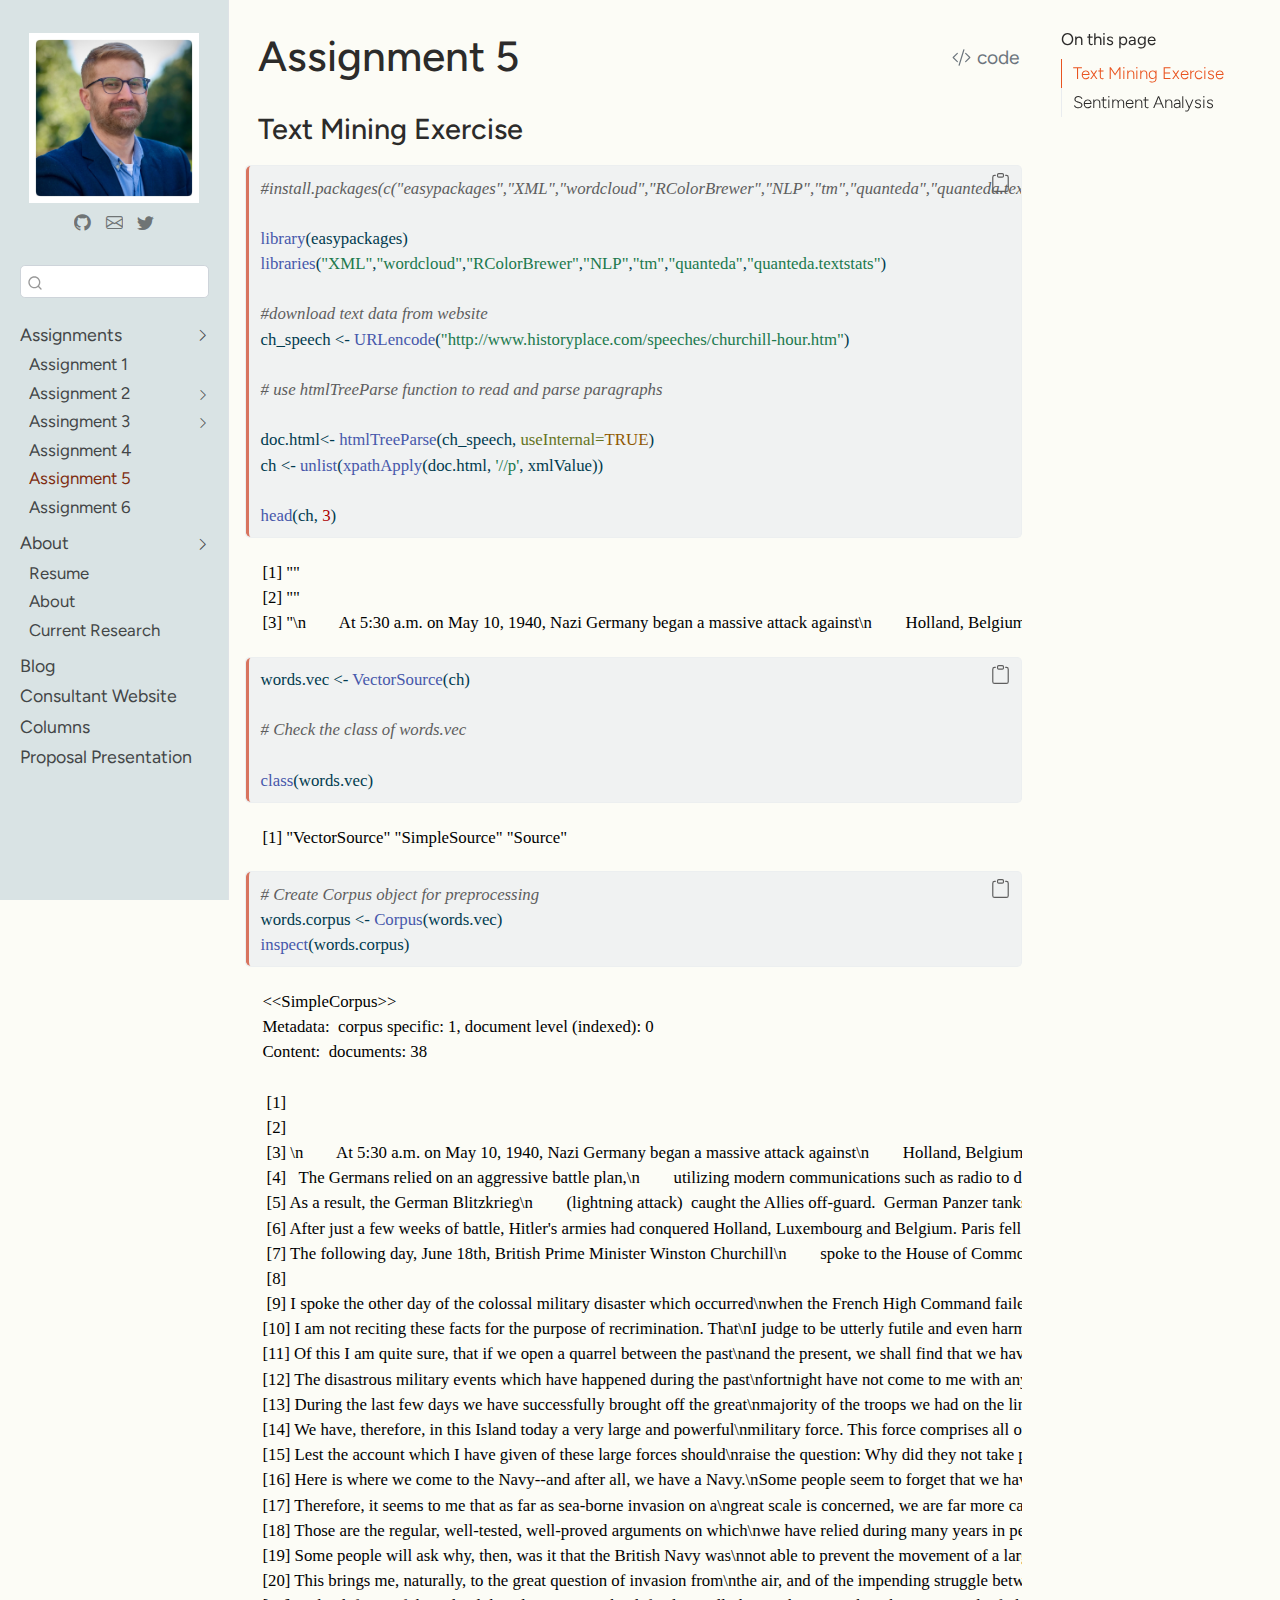
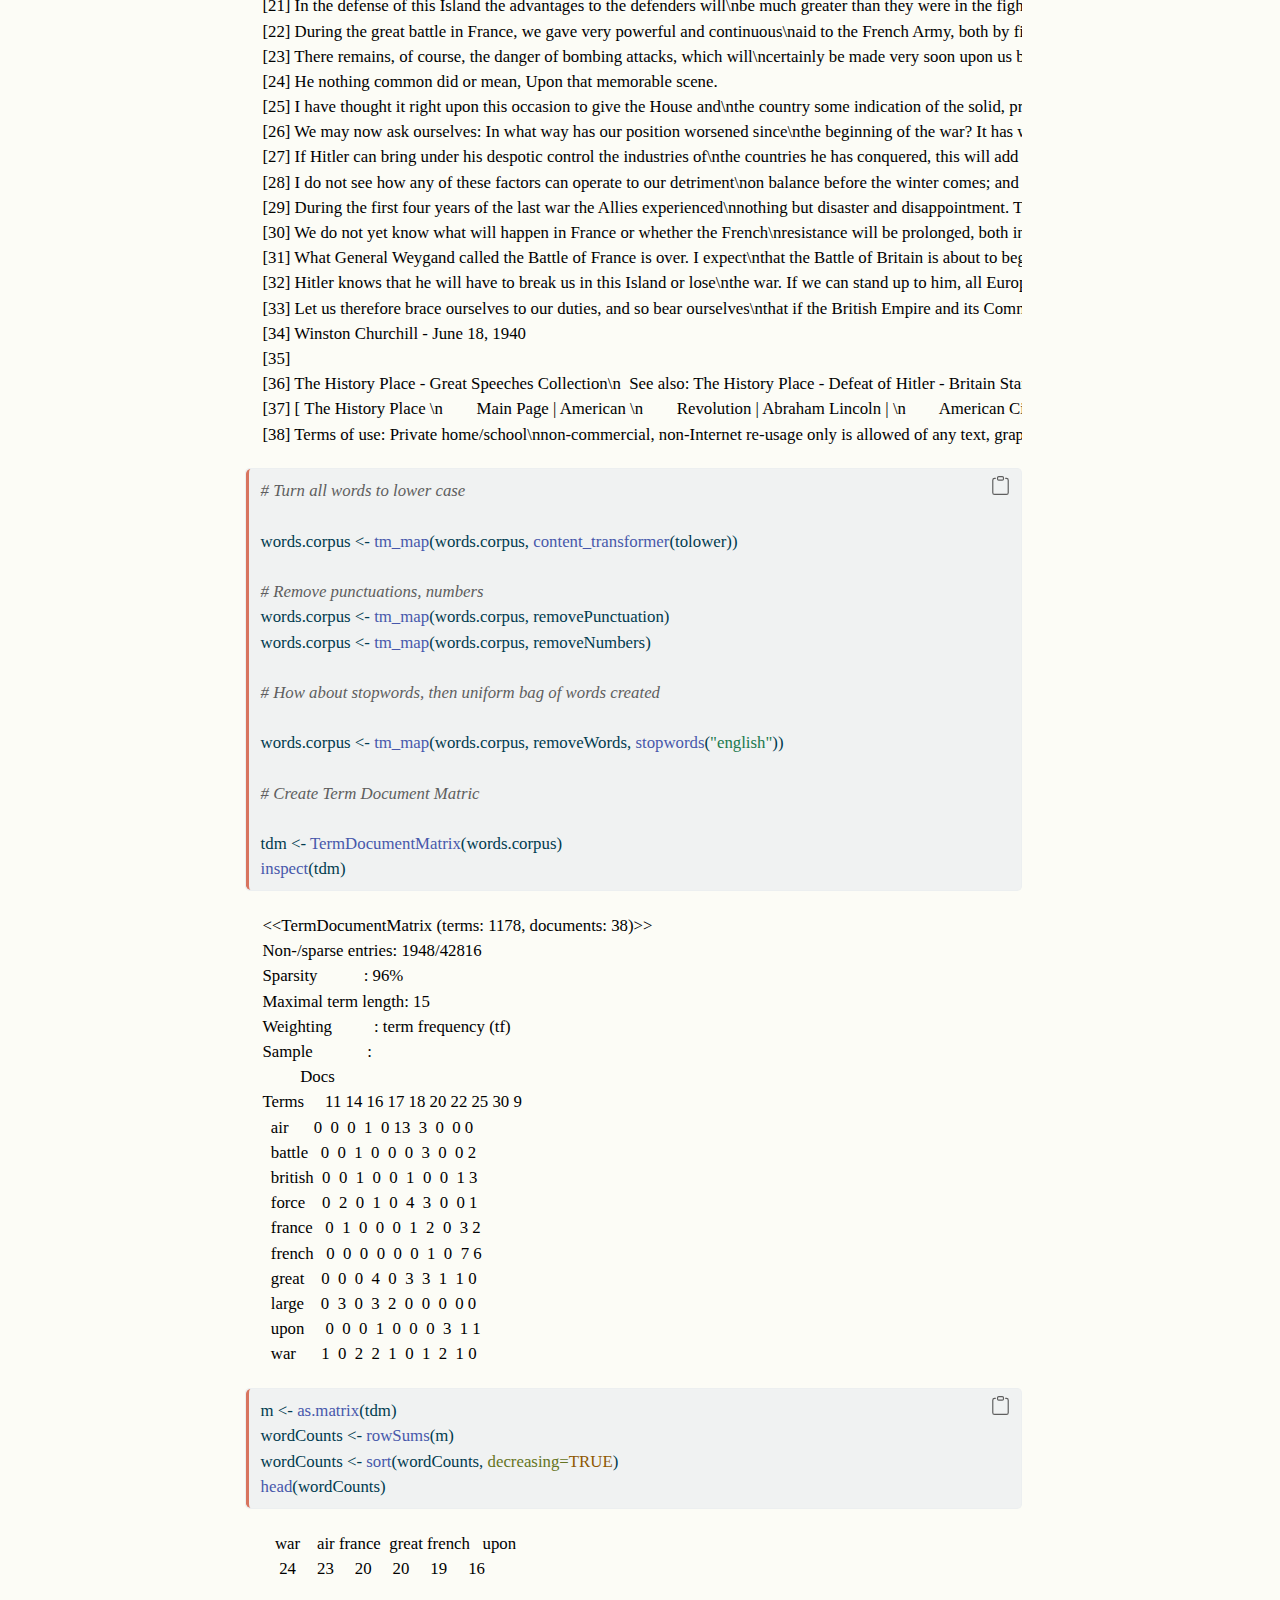
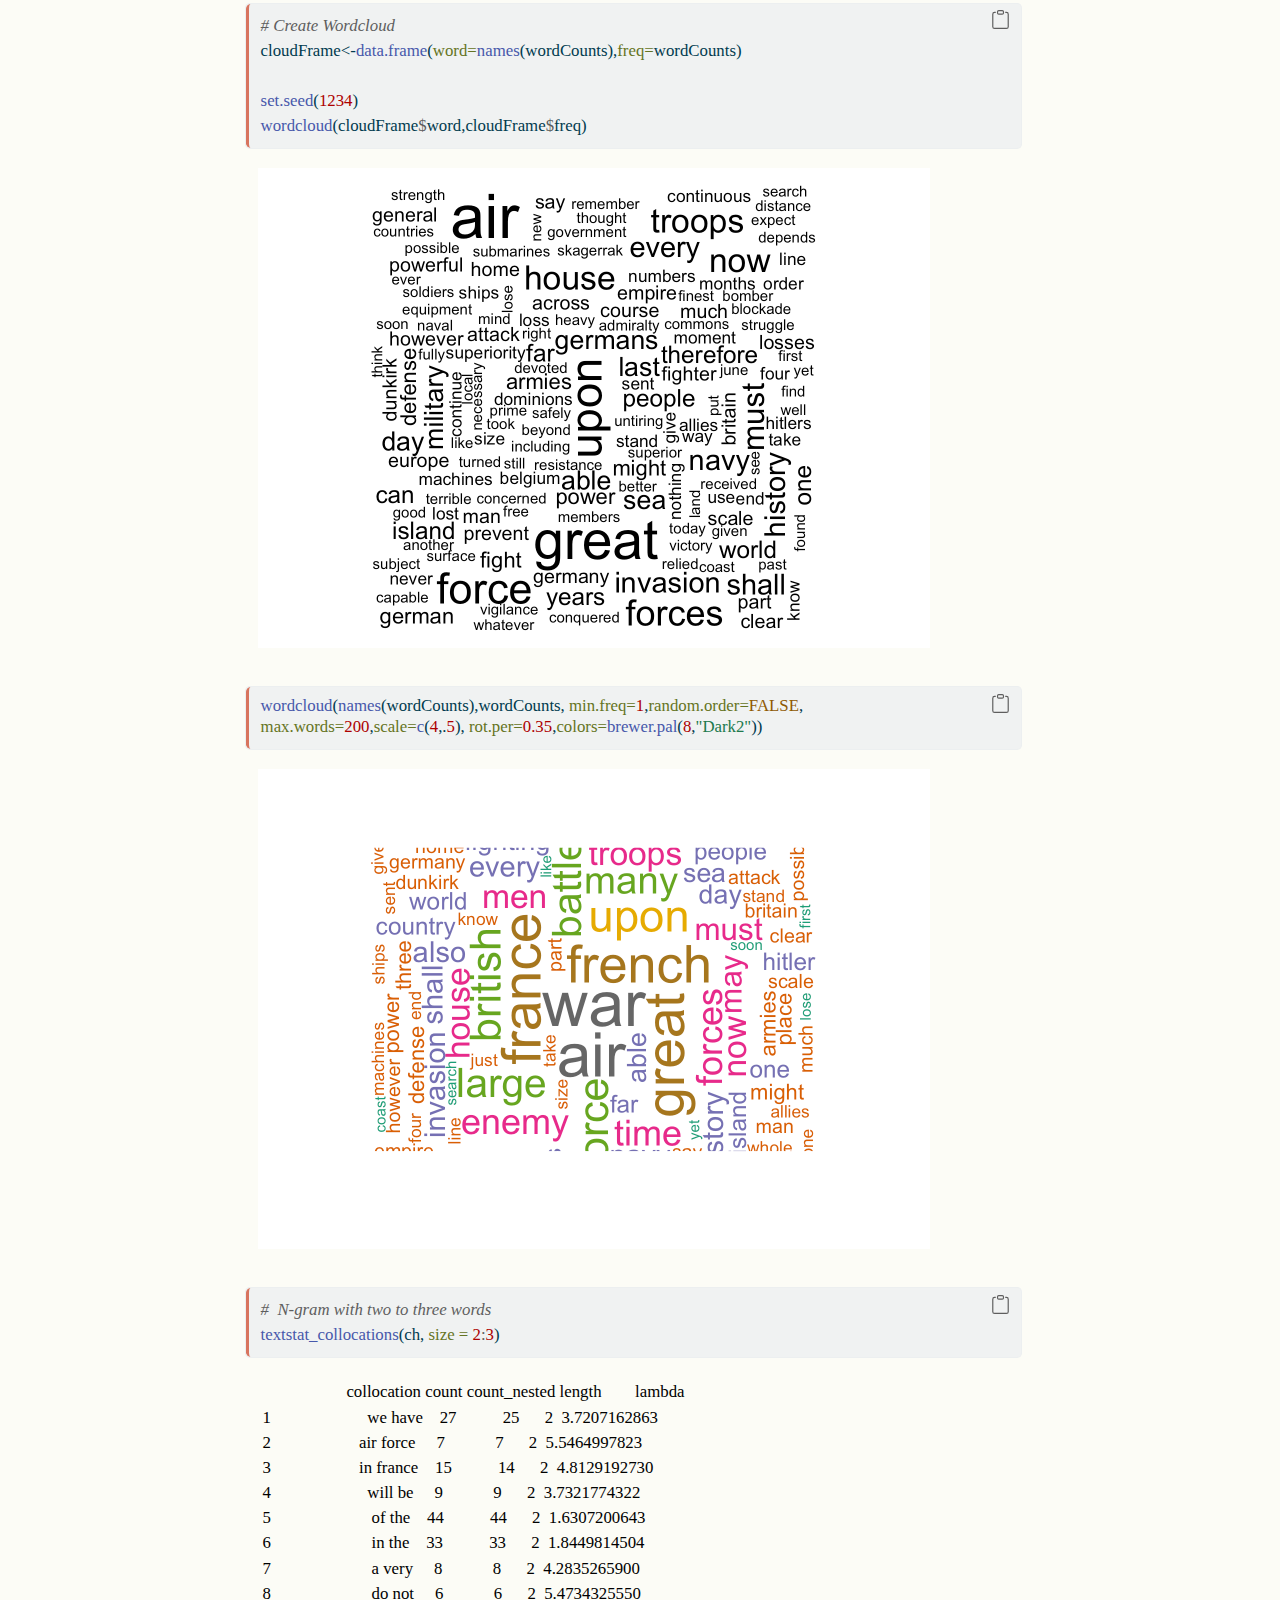
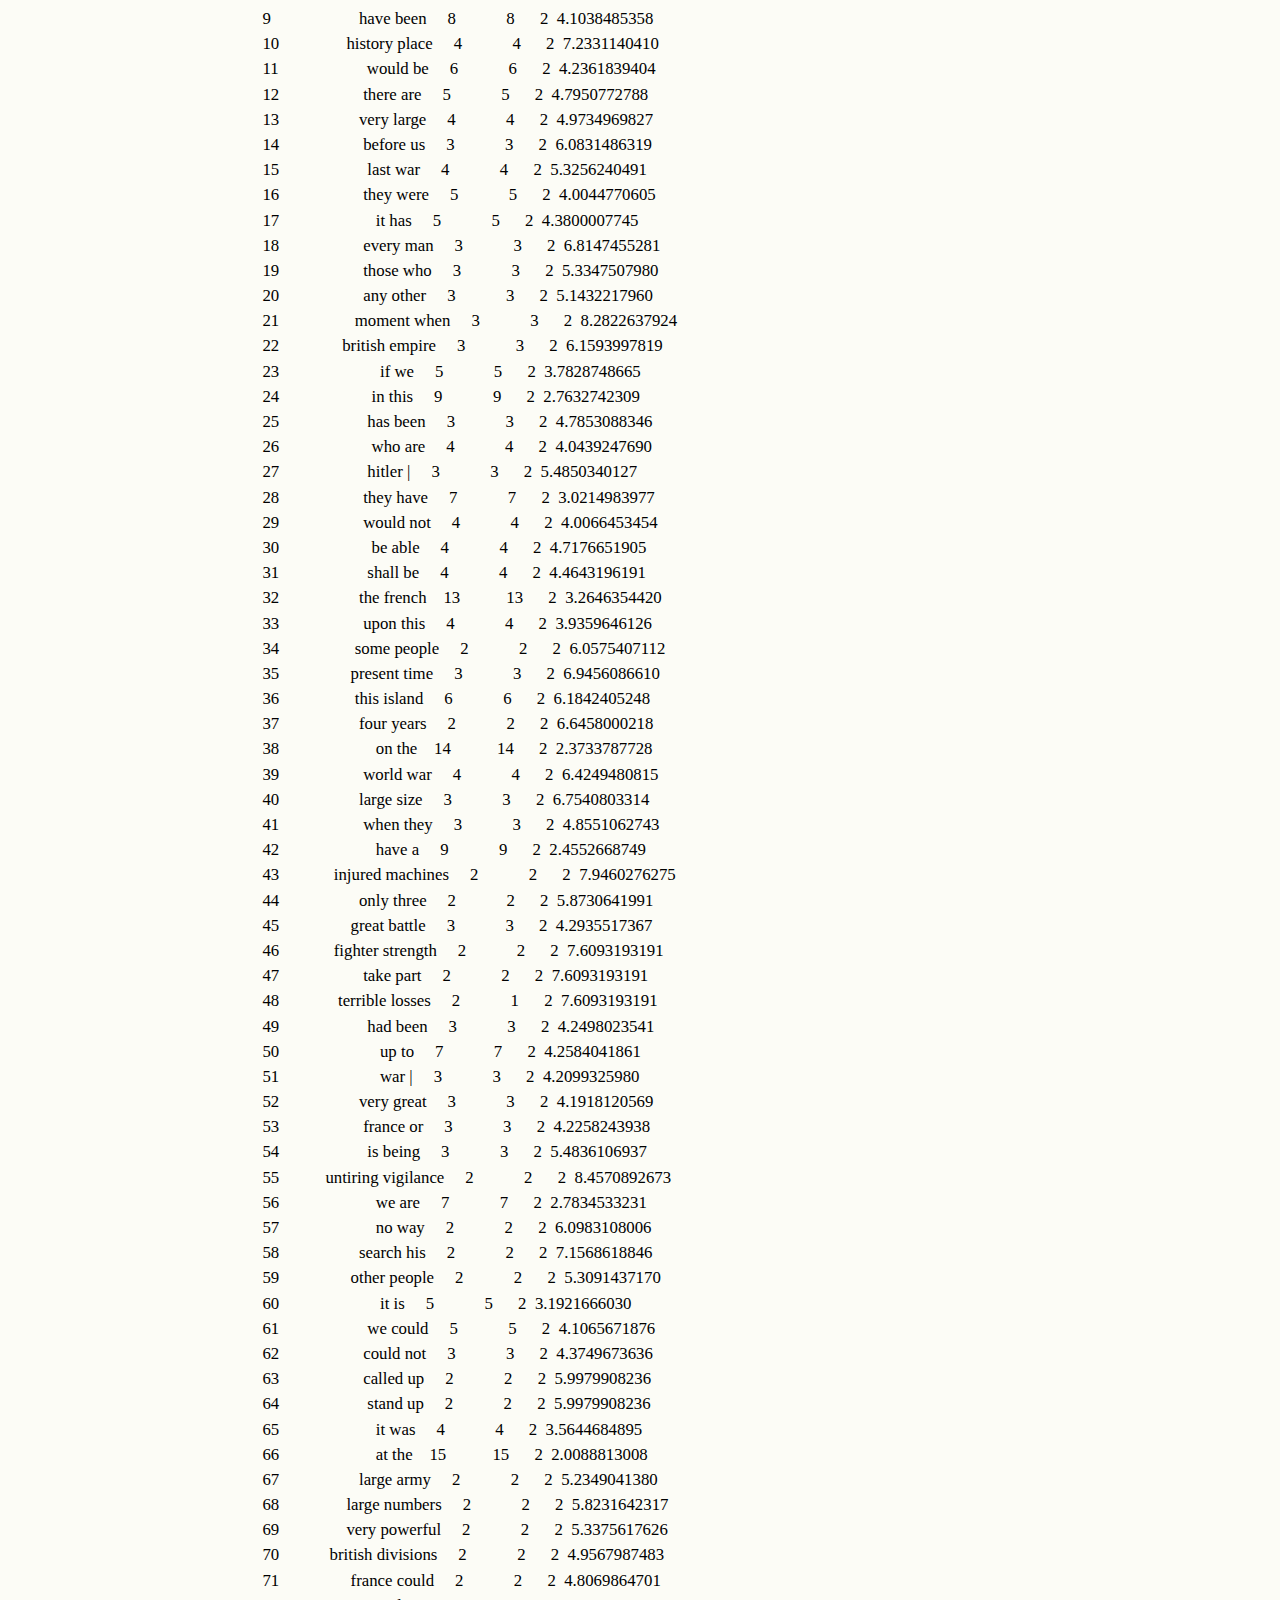
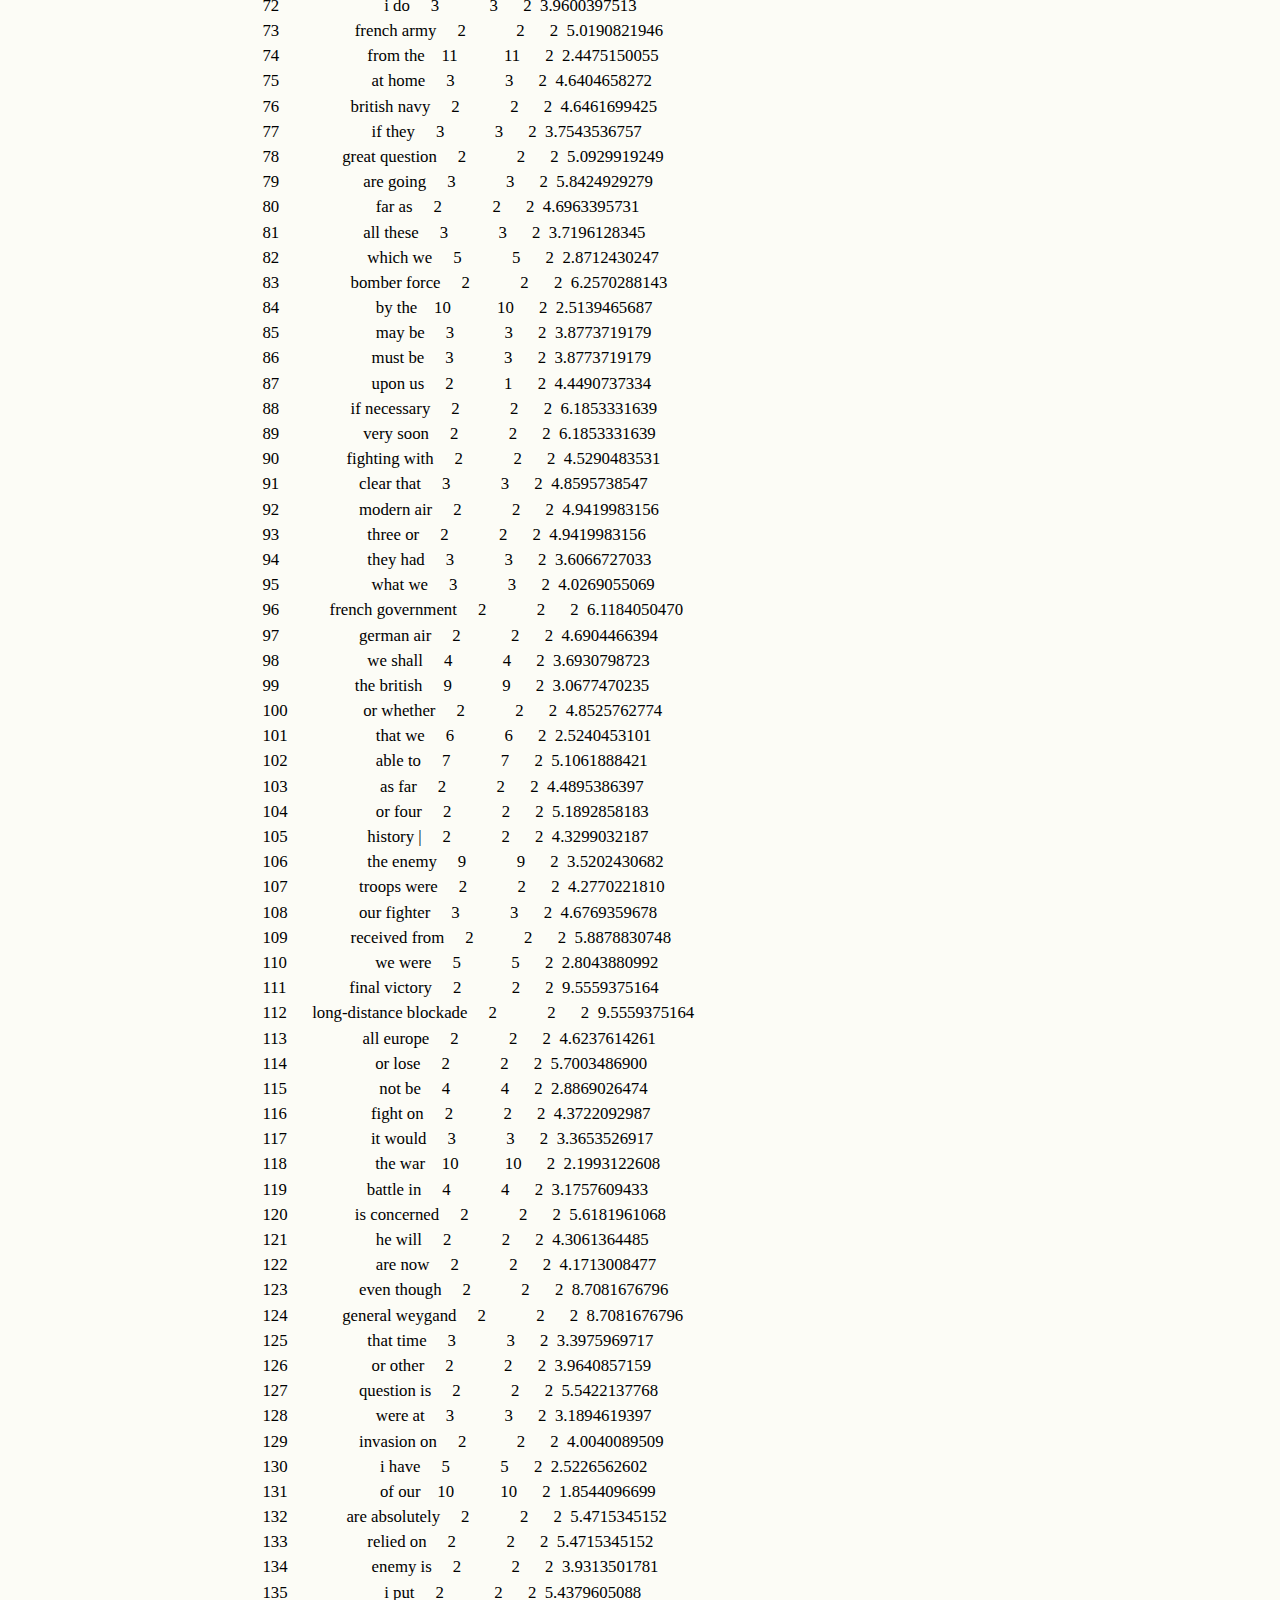
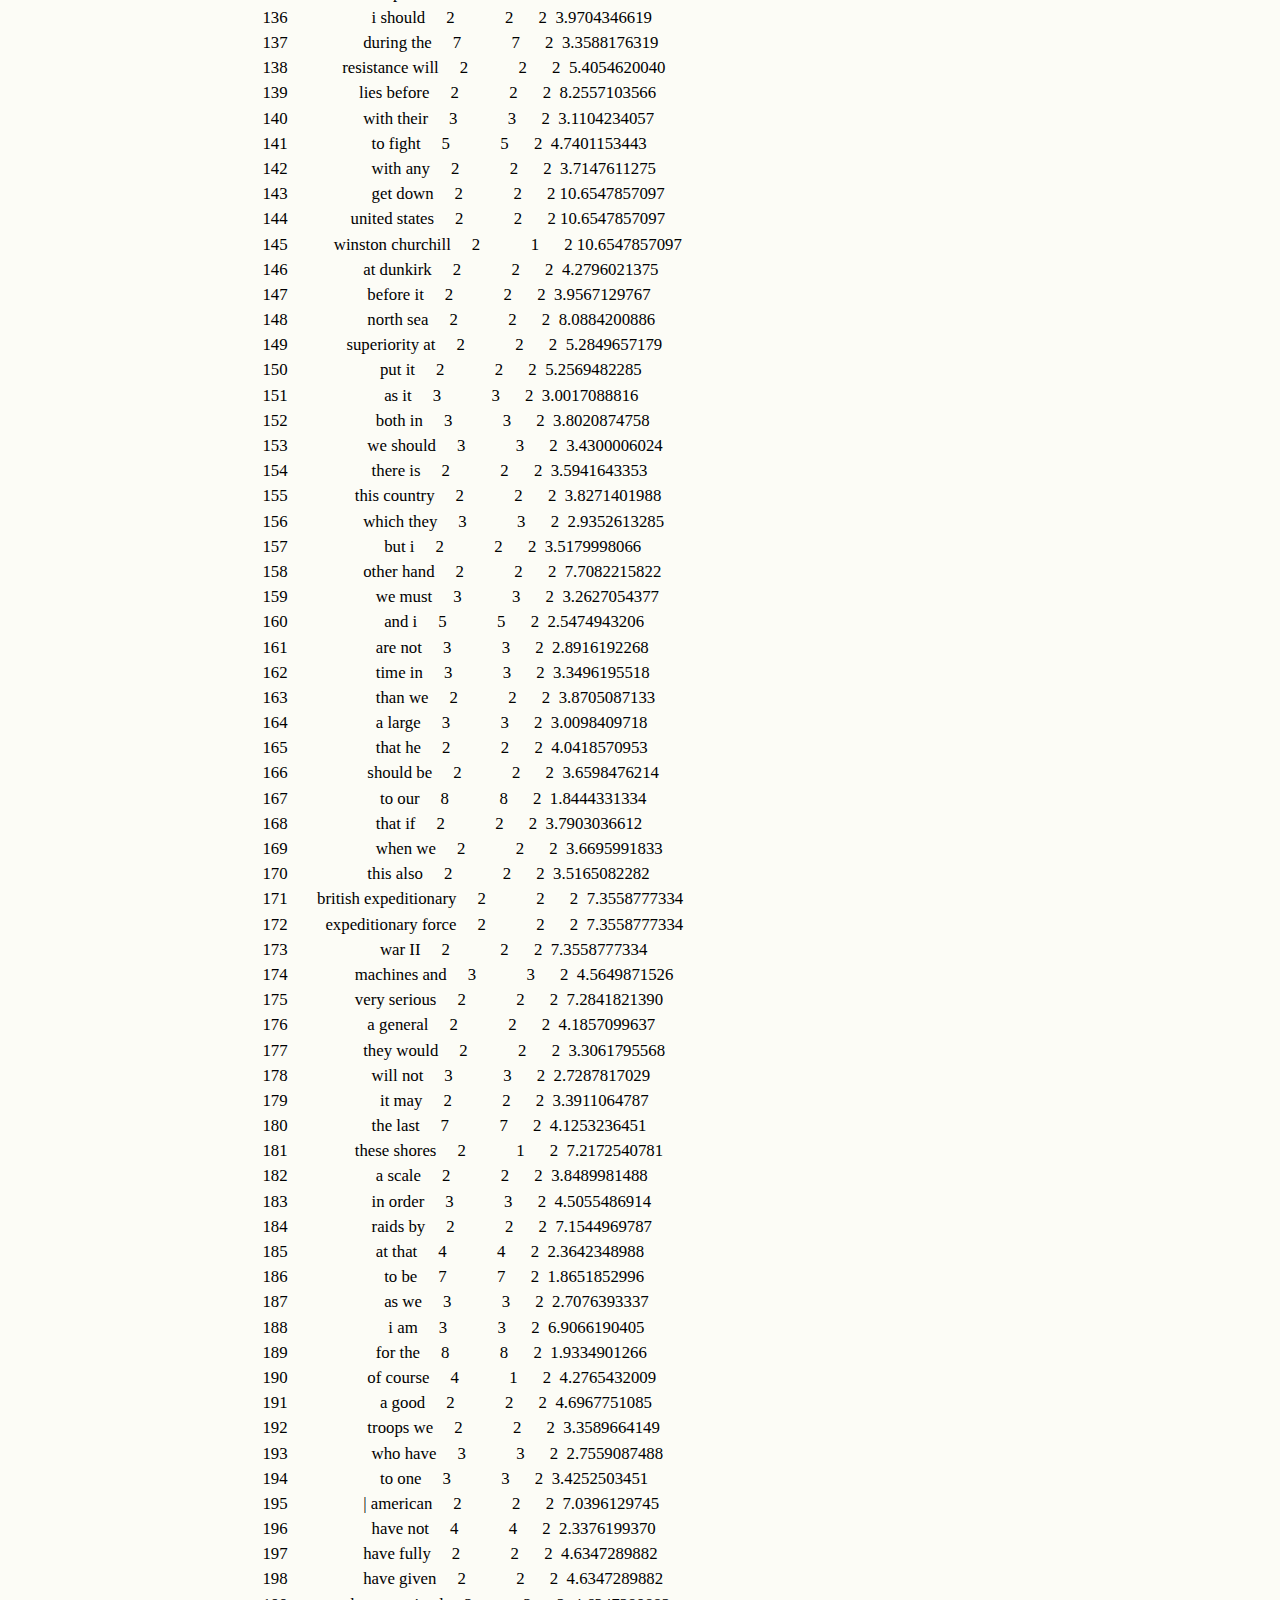
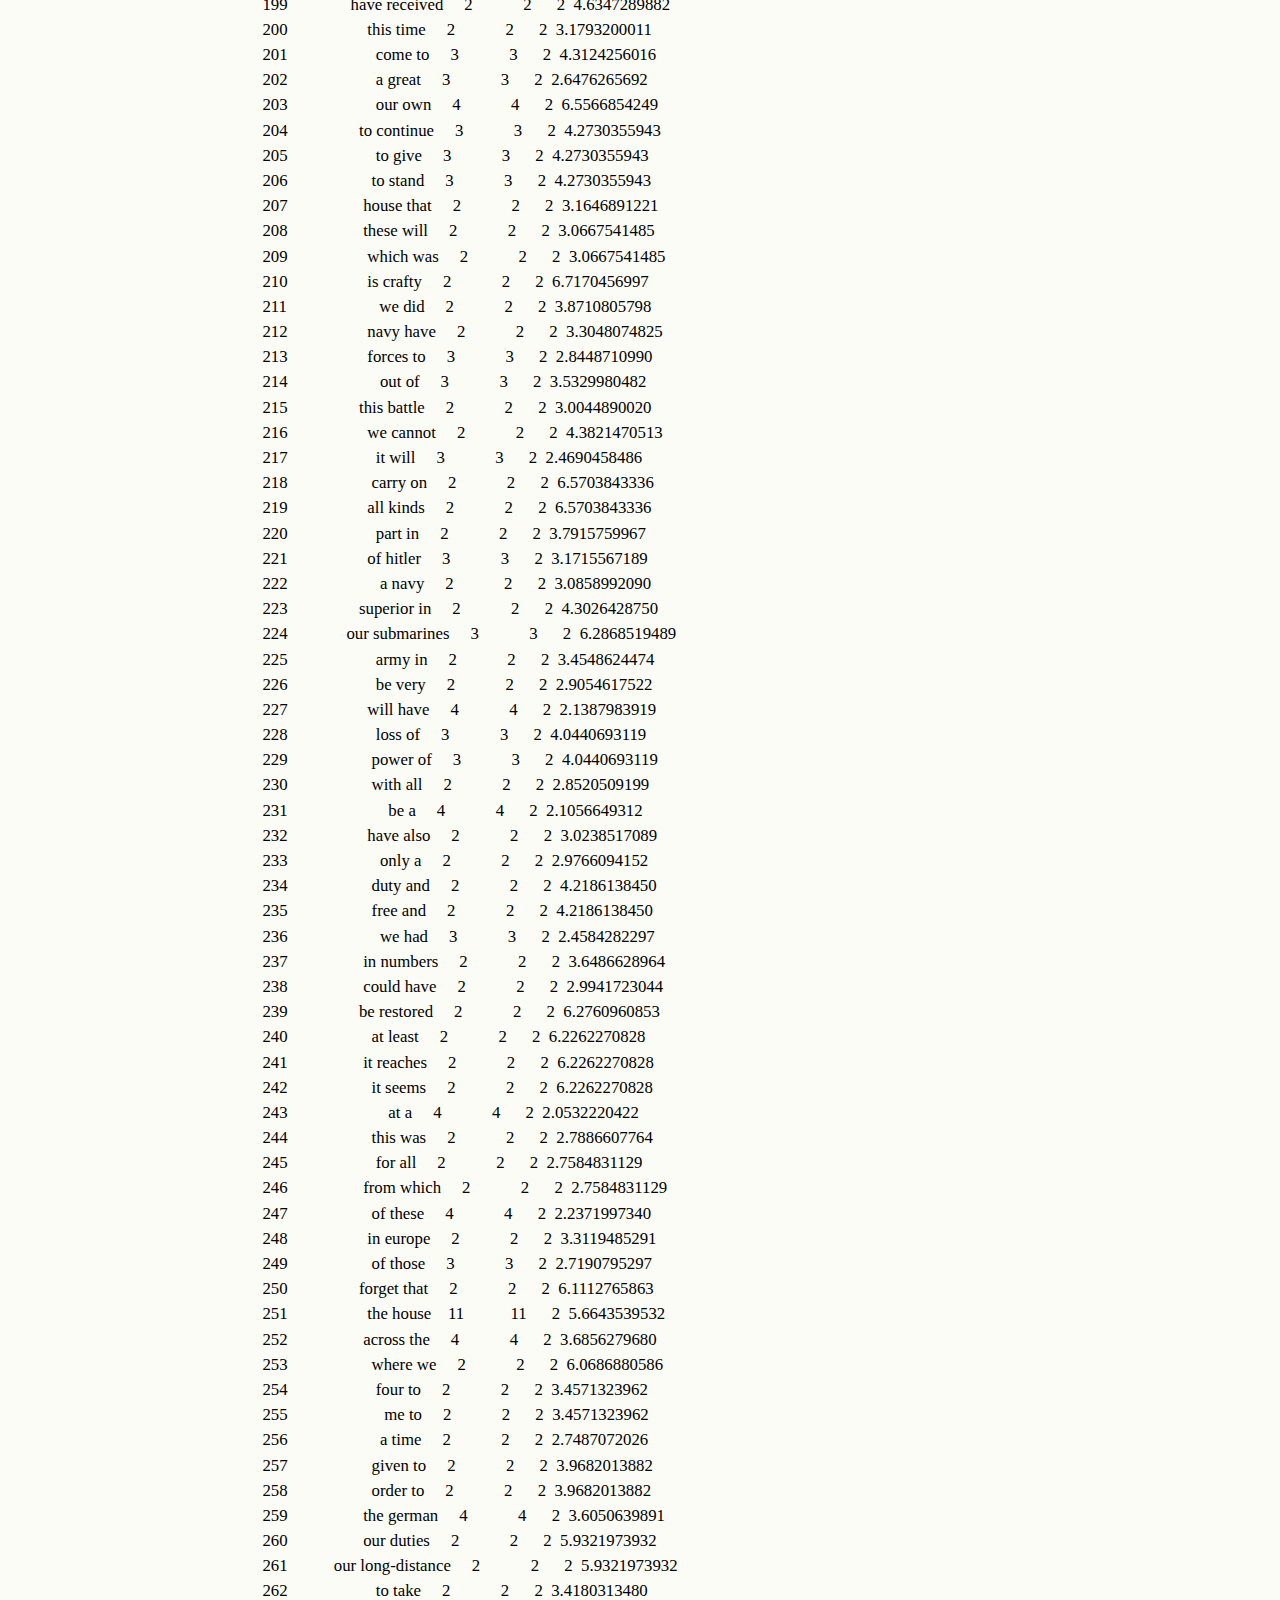
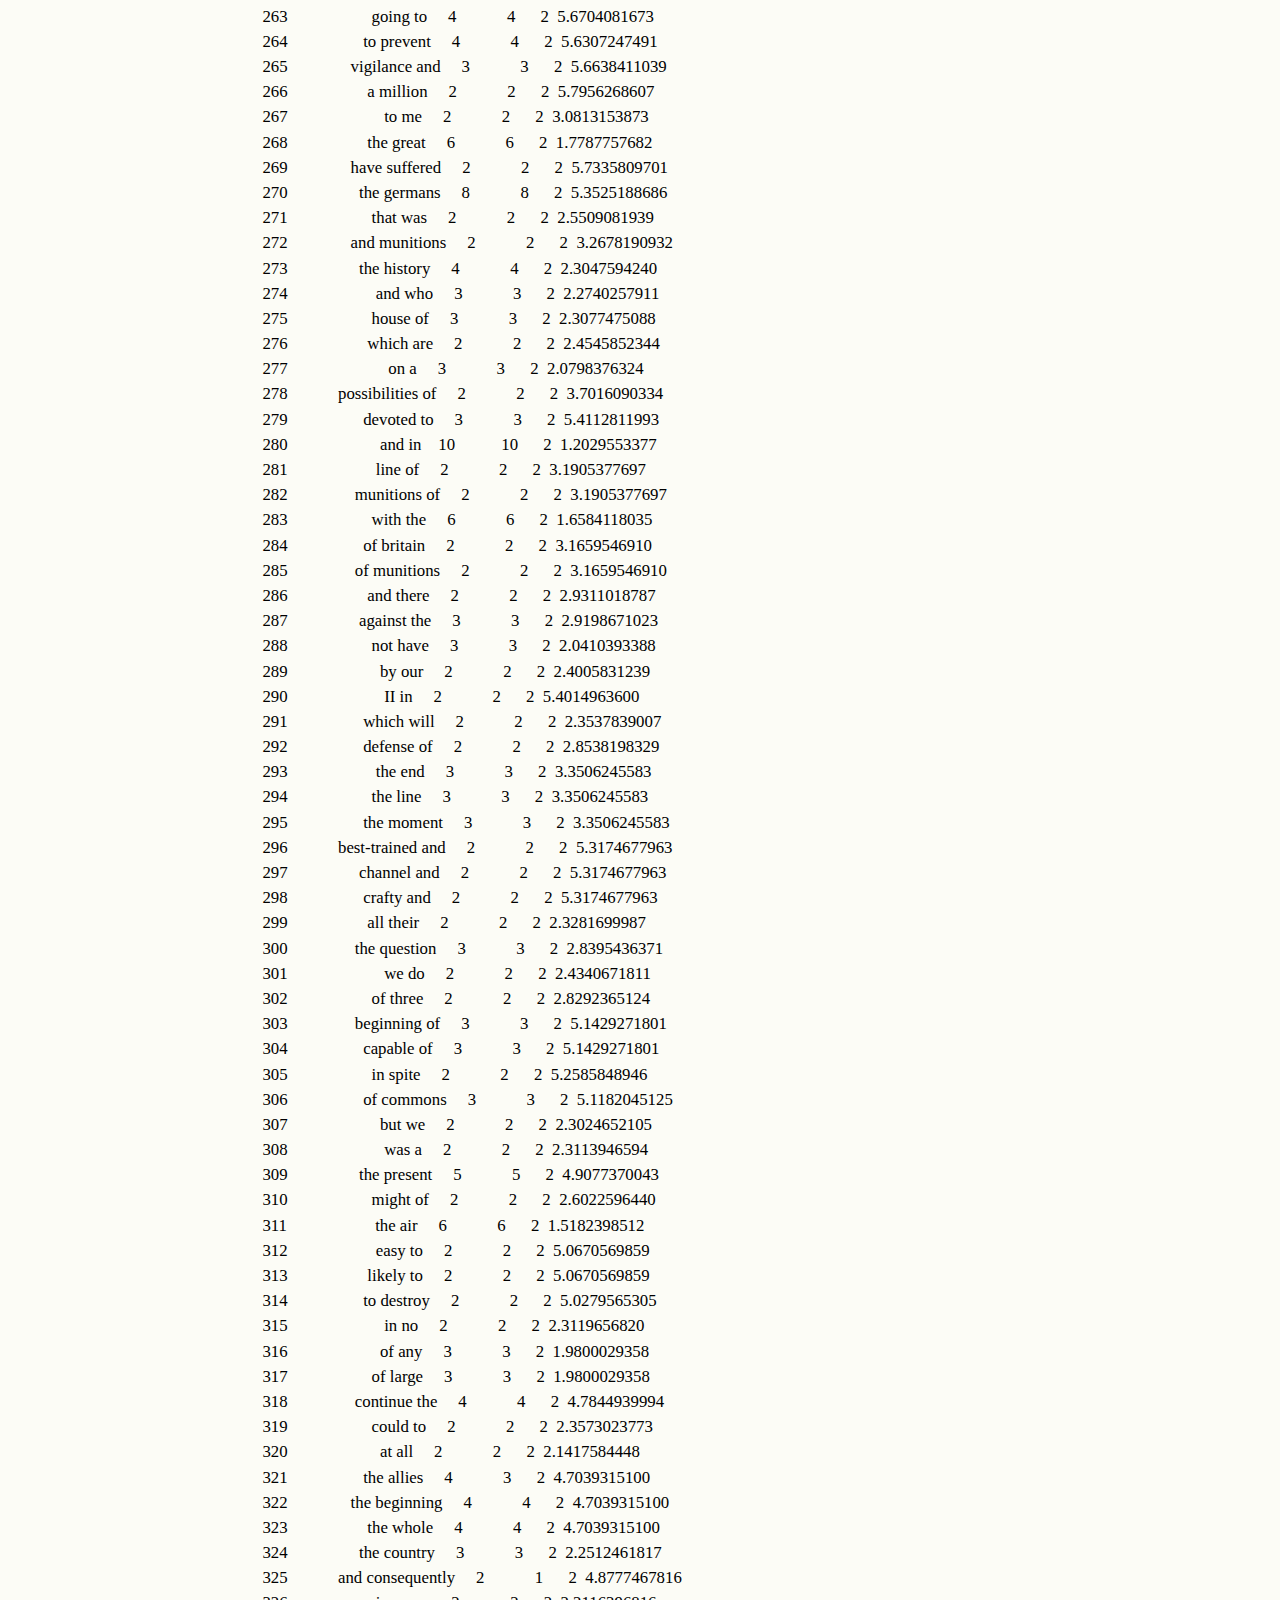
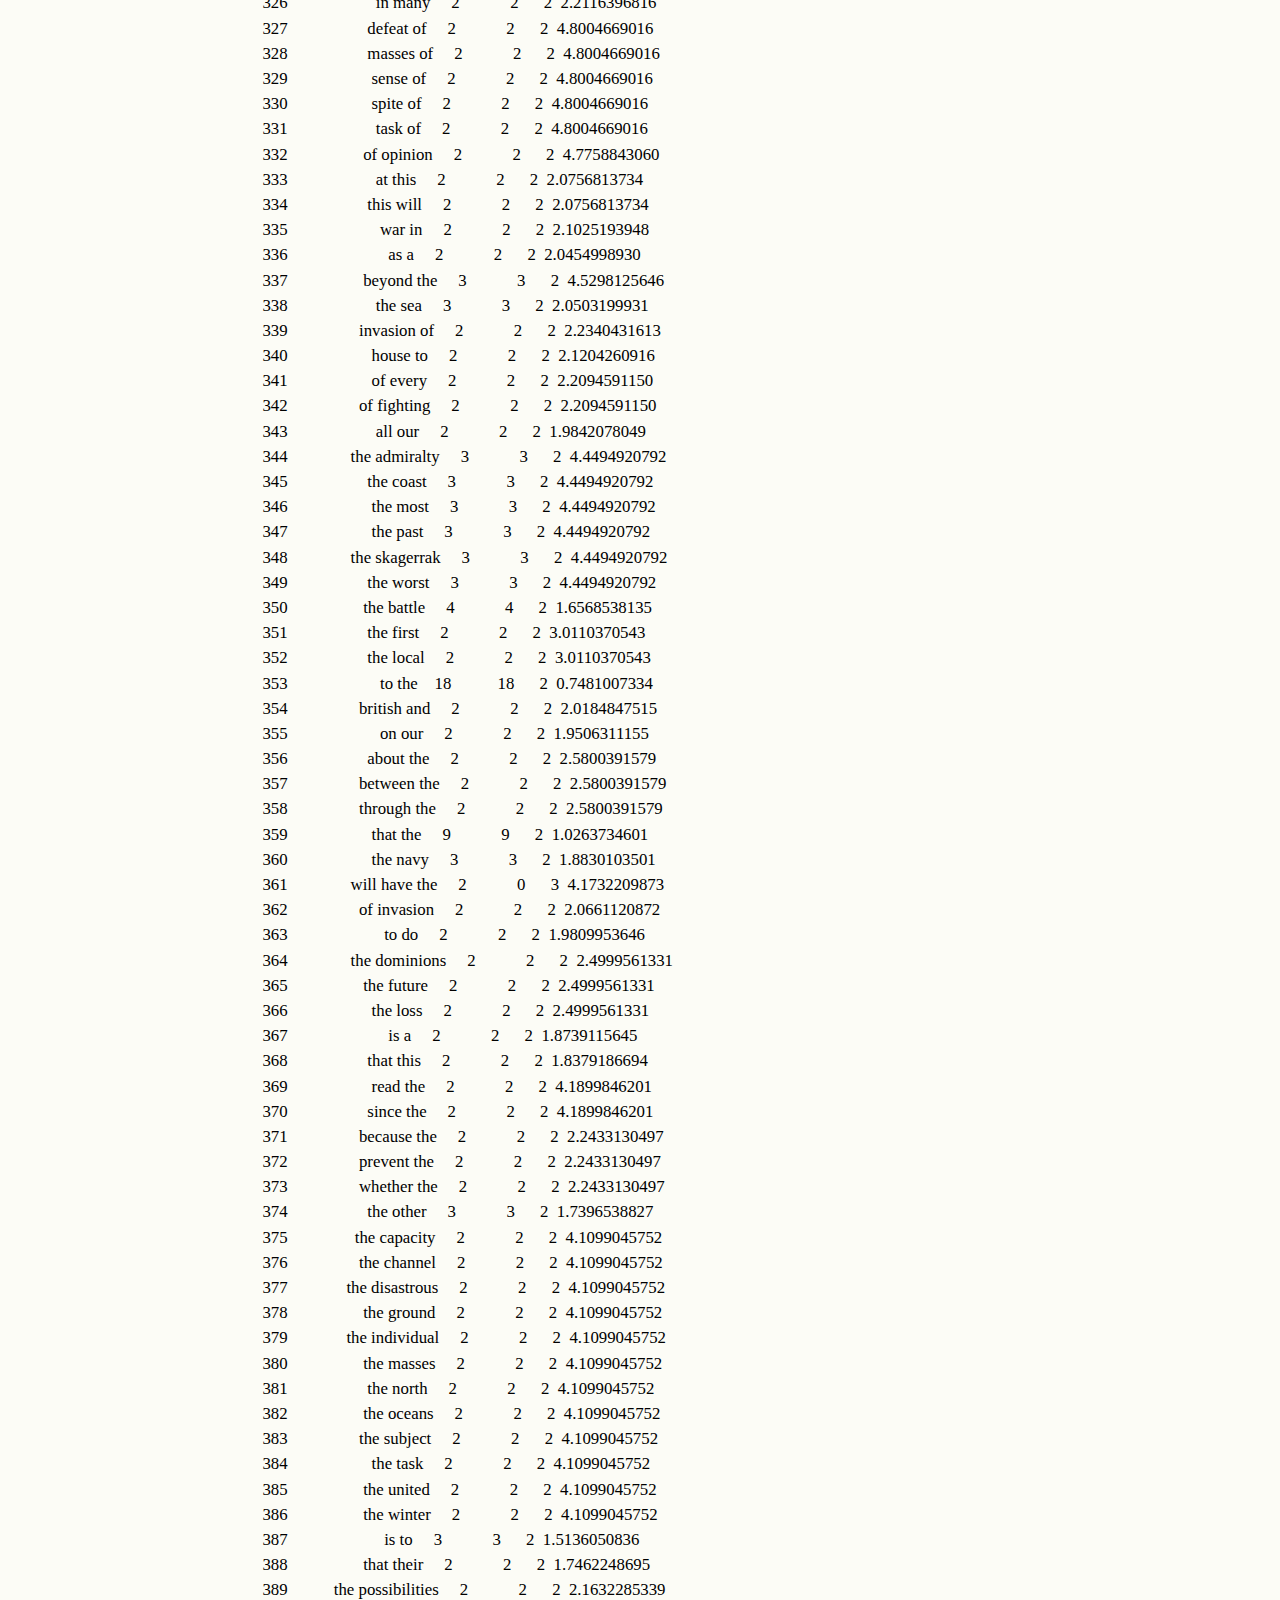
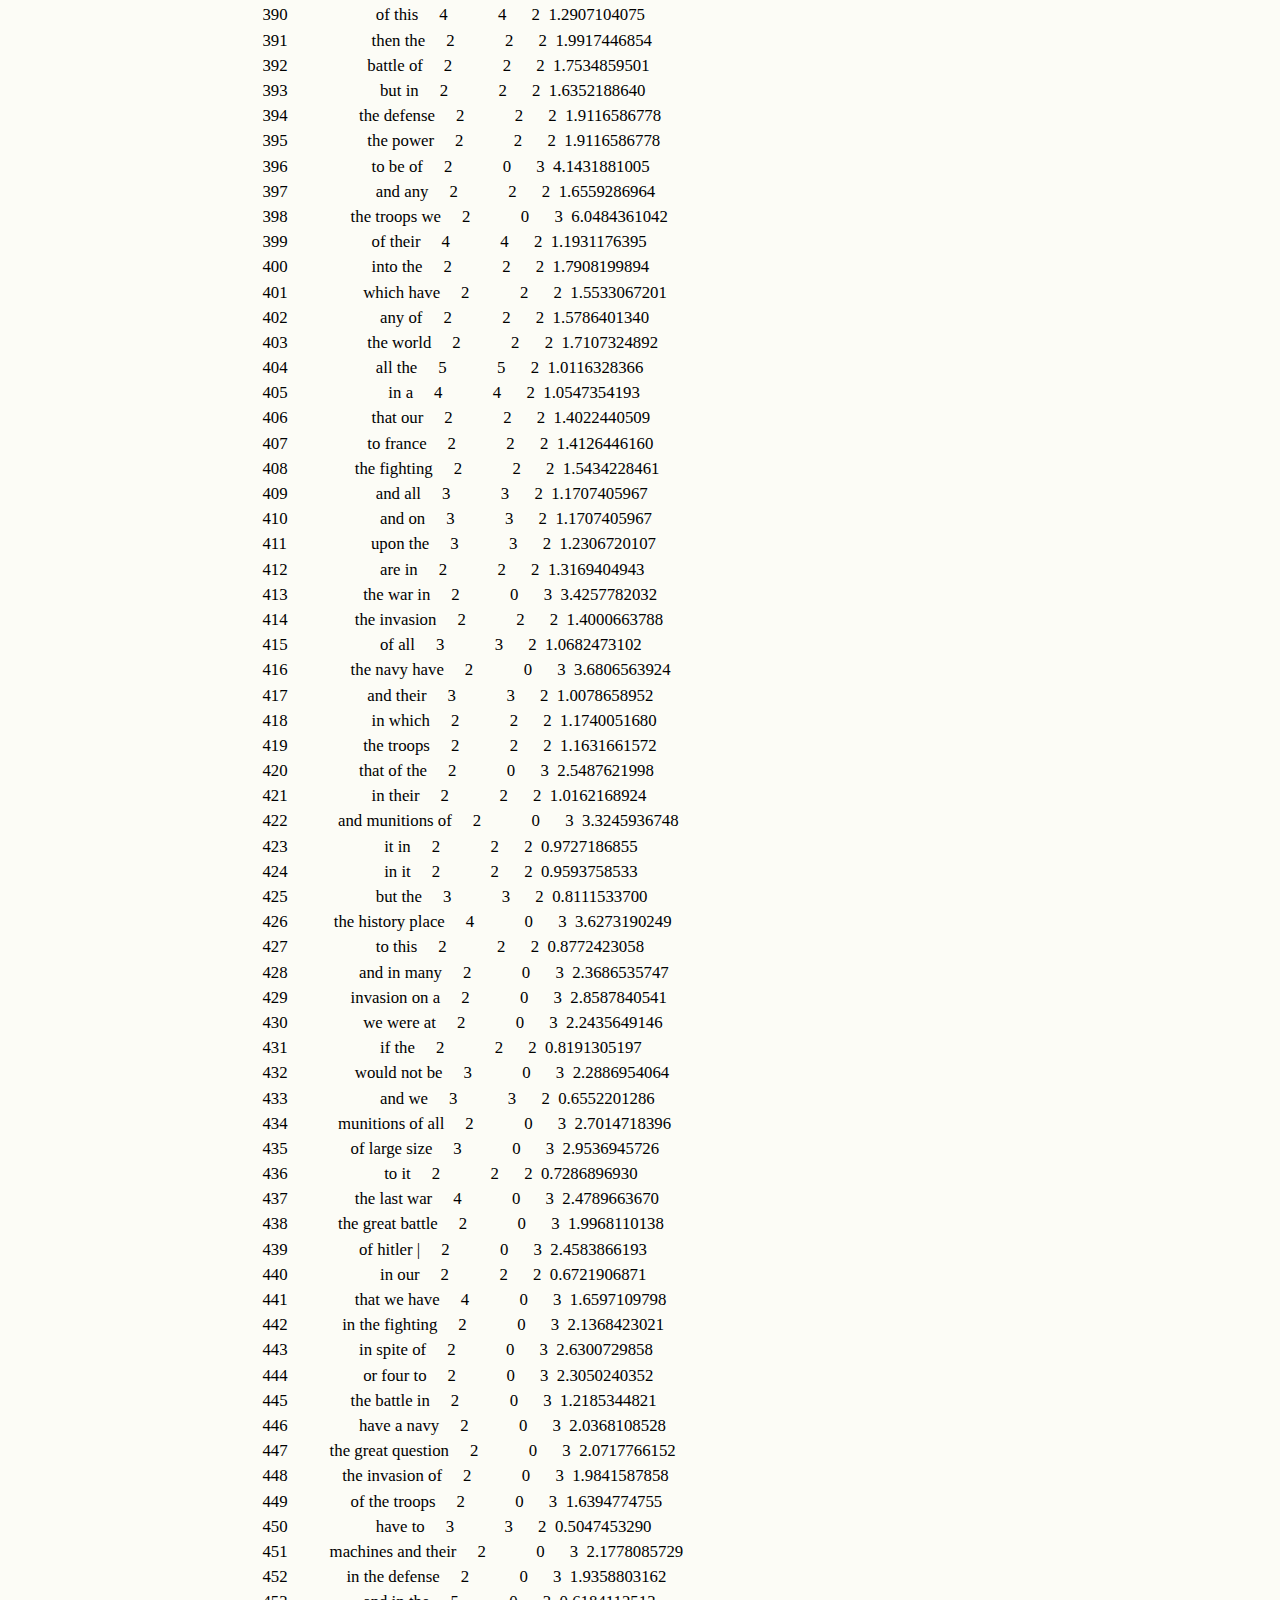
<file: assign_05.html>
<!DOCTYPE html>
<html xmlns="http://www.w3.org/1999/xhtml" lang="en" xml:lang="en"><head>

<meta charset="utf-8">
<meta name="generator" content="quarto-1.2.269">

<meta name="viewport" content="width=device-width, initial-scale=1.0, user-scalable=yes">


<title>Arslan Khalid - Assignment 5</title>
<style>
code{white-space: pre-wrap;}
span.smallcaps{font-variant: small-caps;}
div.columns{display: flex; gap: min(4vw, 1.5em);}
div.column{flex: auto; overflow-x: auto;}
div.hanging-indent{margin-left: 1.5em; text-indent: -1.5em;}
ul.task-list{list-style: none;}
ul.task-list li input[type="checkbox"] {
  width: 0.8em;
  margin: 0 0.8em 0.2em -1.6em;
  vertical-align: middle;
}
pre > code.sourceCode { white-space: pre; position: relative; }
pre > code.sourceCode > span { display: inline-block; line-height: 1.25; }
pre > code.sourceCode > span:empty { height: 1.2em; }
.sourceCode { overflow: visible; }
code.sourceCode > span { color: inherit; text-decoration: inherit; }
div.sourceCode { margin: 1em 0; }
pre.sourceCode { margin: 0; }
@media screen {
div.sourceCode { overflow: auto; }
}
@media print {
pre > code.sourceCode { white-space: pre-wrap; }
pre > code.sourceCode > span { text-indent: -5em; padding-left: 5em; }
}
pre.numberSource code
  { counter-reset: source-line 0; }
pre.numberSource code > span
  { position: relative; left: -4em; counter-increment: source-line; }
pre.numberSource code > span > a:first-child::before
  { content: counter(source-line);
    position: relative; left: -1em; text-align: right; vertical-align: baseline;
    border: none; display: inline-block;
    -webkit-touch-callout: none; -webkit-user-select: none;
    -khtml-user-select: none; -moz-user-select: none;
    -ms-user-select: none; user-select: none;
    padding: 0 4px; width: 4em;
    color: #aaaaaa;
  }
pre.numberSource { margin-left: 3em; border-left: 1px solid #aaaaaa;  padding-left: 4px; }
div.sourceCode
  {   }
@media screen {
pre > code.sourceCode > span > a:first-child::before { text-decoration: underline; }
}
code span.al { color: #ff0000; font-weight: bold; } /* Alert */
code span.an { color: #60a0b0; font-weight: bold; font-style: italic; } /* Annotation */
code span.at { color: #7d9029; } /* Attribute */
code span.bn { color: #40a070; } /* BaseN */
code span.bu { color: #008000; } /* BuiltIn */
code span.cf { color: #007020; font-weight: bold; } /* ControlFlow */
code span.ch { color: #4070a0; } /* Char */
code span.cn { color: #880000; } /* Constant */
code span.co { color: #60a0b0; font-style: italic; } /* Comment */
code span.cv { color: #60a0b0; font-weight: bold; font-style: italic; } /* CommentVar */
code span.do { color: #ba2121; font-style: italic; } /* Documentation */
code span.dt { color: #902000; } /* DataType */
code span.dv { color: #40a070; } /* DecVal */
code span.er { color: #ff0000; font-weight: bold; } /* Error */
code span.ex { } /* Extension */
code span.fl { color: #40a070; } /* Float */
code span.fu { color: #06287e; } /* Function */
code span.im { color: #008000; font-weight: bold; } /* Import */
code span.in { color: #60a0b0; font-weight: bold; font-style: italic; } /* Information */
code span.kw { color: #007020; font-weight: bold; } /* Keyword */
code span.op { color: #666666; } /* Operator */
code span.ot { color: #007020; } /* Other */
code span.pp { color: #bc7a00; } /* Preprocessor */
code span.sc { color: #4070a0; } /* SpecialChar */
code span.ss { color: #bb6688; } /* SpecialString */
code span.st { color: #4070a0; } /* String */
code span.va { color: #19177c; } /* Variable */
code span.vs { color: #4070a0; } /* VerbatimString */
code span.wa { color: #60a0b0; font-weight: bold; font-style: italic; } /* Warning */
</style>


<script src="site_libs/quarto-nav/quarto-nav.js"></script>
<script src="site_libs/clipboard/clipboard.min.js"></script>
<script src="site_libs/quarto-search/autocomplete.umd.js"></script>
<script src="site_libs/quarto-search/fuse.min.js"></script>
<script src="site_libs/quarto-search/quarto-search.js"></script>
<meta name="quarto:offset" content="./">
<link href="./assign_06.html" rel="next">
<link href="./assign_04.html" rel="prev">
<script src="site_libs/quarto-html/quarto.js"></script>
<script src="site_libs/quarto-html/popper.min.js"></script>
<script src="site_libs/quarto-html/tippy.umd.min.js"></script>
<script src="site_libs/quarto-html/anchor.min.js"></script>
<link href="site_libs/quarto-html/tippy.css" rel="stylesheet">
<link href="site_libs/quarto-html/quarto-syntax-highlighting.css" rel="stylesheet" id="quarto-text-highlighting-styles">
<script src="site_libs/bootstrap/bootstrap.min.js"></script>
<link href="site_libs/bootstrap/bootstrap-icons.css" rel="stylesheet">
<link href="site_libs/bootstrap/bootstrap.min.css" rel="stylesheet" id="quarto-bootstrap" data-mode="light">
<script id="quarto-search-options" type="application/json">{
  "location": "sidebar",
  "copy-button": false,
  "collapse-after": 3,
  "panel-placement": "start",
  "type": "textbox",
  "limit": 20,
  "language": {
    "search-no-results-text": "No results",
    "search-matching-documents-text": "matching documents",
    "search-copy-link-title": "Copy link to search",
    "search-hide-matches-text": "Hide additional matches",
    "search-more-match-text": "more match in this document",
    "search-more-matches-text": "more matches in this document",
    "search-clear-button-title": "Clear",
    "search-detached-cancel-button-title": "Cancel",
    "search-submit-button-title": "Submit"
  }
}</script>
<link href="https://fonts.googleapis.com/css2?family=Figtree:ital,wght@0,400;0,700;0,800;1,400;1,700&amp;family=Spectral:ital,wght@0,500;0,800;1,500;1,800&amp;family=Ubuntu+Mono&amp;display=swap" rel="stylesheet">


<meta name="twitter:title" content="Arslan Khalid - Assignment 5">
<meta name="twitter:description" content="Was unable to get this code to work, it might be because I was unable to get a twitter API set up.">
<meta name="twitter:image" content="https://arslank87.wixsite.com/arslankhalid/images/logo_image2.jpeg">
<meta name="twitter:creator" content="@arslan_k">
<meta name="twitter:card" content="summary_large_image">
</head>

<body class="nav-sidebar docked">

<div id="quarto-search-results"></div>
  <header id="quarto-header" class="headroom fixed-top">
  <nav class="quarto-secondary-nav" data-bs-toggle="collapse" data-bs-target="#quarto-sidebar" aria-controls="quarto-sidebar" aria-expanded="false" aria-label="Toggle sidebar navigation" onclick="if (window.quartoToggleHeadroom) { window.quartoToggleHeadroom(); }">
    <div class="container-fluid d-flex justify-content-between">
      <h1 class="quarto-secondary-nav-title">Assignment 5</h1>
      <button type="button" class="quarto-btn-toggle btn" aria-label="Show secondary navigation">
        <i class="bi bi-chevron-right"></i>
      </button>
    </div>
  </nav>
</header>
<!-- content -->
<div id="quarto-content" class="quarto-container page-columns page-rows-contents page-layout-article">
<!-- sidebar -->
  <nav id="quarto-sidebar" class="sidebar collapse sidebar-navigation docked overflow-auto">
    <div class="pt-lg-2 mt-2 text-center sidebar-header">
      <a href="./index.html" class="sidebar-logo-link">
      <img src="./images/logo_image2.jpeg" alt="" class="sidebar-logo py-0 d-lg-inline d-none">
      </a>
      <div class="sidebar-tools-main tools-wide">
    <a href="https://github.com/arslankhalid-1" title="My GitHub" class="sidebar-tool px-1"><i class="bi bi-github"></i></a>
    <a href="mailto:arslan.khalid@utdallas.edu" title="Email" class="sidebar-tool px-1"><i class="bi bi-envelope"></i></a>
    <a href="https://twitter.com/arslan_k" title="Twitter" class="sidebar-tool px-1"><i class="bi bi-twitter"></i></a>
</div>
      </div>
      <div class="mt-2 flex-shrink-0 align-items-center">
        <div class="sidebar-search">
        <div id="quarto-search" class="" title="Search"></div>
        </div>
      </div>
    <div class="sidebar-menu-container"> 
    <ul class="list-unstyled mt-1">
        <li class="sidebar-item sidebar-item-section">
      <div class="sidebar-item-container"> 
            <a class="sidebar-item-text sidebar-link text-start" data-bs-toggle="collapse" data-bs-target="#quarto-sidebar-section-1" aria-expanded="true">Assignments</a>
          <a class="sidebar-item-toggle text-start" data-bs-toggle="collapse" data-bs-target="#quarto-sidebar-section-1" aria-expanded="true">
            <i class="bi bi-chevron-right ms-2"></i>
          </a> 
      </div>
      <ul id="quarto-sidebar-section-1" class="collapse list-unstyled sidebar-section depth1 show">  
          <li class="sidebar-item">
  <div class="sidebar-item-container"> 
  <a href="./assign_01.qmd" class="sidebar-item-text sidebar-link">Assignment 1</a>
  </div>
</li>
          <li class="sidebar-item sidebar-item-section">
      <div class="sidebar-item-container"> 
            <a class="sidebar-item-text sidebar-link text-start collapsed" data-bs-toggle="collapse" data-bs-target="#quarto-sidebar-section-2" aria-expanded="false">Assignment 2</a>
          <a class="sidebar-item-toggle text-start collapsed" data-bs-toggle="collapse" data-bs-target="#quarto-sidebar-section-2" aria-expanded="false">
            <i class="bi bi-chevron-right ms-2"></i>
          </a> 
      </div>
      <ul id="quarto-sidebar-section-2" class="collapse list-unstyled sidebar-section depth2 ">  
          <li class="sidebar-item">
  <div class="sidebar-item-container"> 
  <a href="./assign_02.html" class="sidebar-item-text sidebar-link">Lab 01 &amp; 02</a>
  </div>
</li>
          <li class="sidebar-item">
  <div class="sidebar-item-container"> 
  <a href="./assign_02b.html" class="sidebar-item-text sidebar-link">Data Analysis</a>
  </div>
</li>
      </ul>
  </li>
          <li class="sidebar-item sidebar-item-section">
      <div class="sidebar-item-container"> 
            <a class="sidebar-item-text sidebar-link text-start collapsed" data-bs-toggle="collapse" data-bs-target="#quarto-sidebar-section-3" aria-expanded="false">Assingment 3</a>
          <a class="sidebar-item-toggle text-start collapsed" data-bs-toggle="collapse" data-bs-target="#quarto-sidebar-section-3" aria-expanded="false">
            <i class="bi bi-chevron-right ms-2"></i>
          </a> 
      </div>
      <ul id="quarto-sidebar-section-3" class="collapse list-unstyled sidebar-section depth2 ">  
          <li class="sidebar-item">
  <div class="sidebar-item-container"> 
  <a href="./lab_03.html" class="sidebar-item-text sidebar-link">Lab 03</a>
  </div>
</li>
          <li class="sidebar-item">
  <div class="sidebar-item-container"> 
  <a href="./assign_03.html" class="sidebar-item-text sidebar-link">Data Analysis</a>
  </div>
</li>
      </ul>
  </li>
          <li class="sidebar-item">
  <div class="sidebar-item-container"> 
  <a href="./assign_04.html" class="sidebar-item-text sidebar-link">Assignment 4</a>
  </div>
</li>
          <li class="sidebar-item">
  <div class="sidebar-item-container"> 
  <a href="./assign_05.html" class="sidebar-item-text sidebar-link active">Assignment 5</a>
  </div>
</li>
          <li class="sidebar-item">
  <div class="sidebar-item-container"> 
  <a href="./assign_06.html" class="sidebar-item-text sidebar-link">Assignment 6</a>
  </div>
</li>
      </ul>
  </li>
        <li class="sidebar-item sidebar-item-section">
      <div class="sidebar-item-container"> 
            <a class="sidebar-item-text sidebar-link text-start" data-bs-toggle="collapse" data-bs-target="#quarto-sidebar-section-4" aria-expanded="true">About</a>
          <a class="sidebar-item-toggle text-start" data-bs-toggle="collapse" data-bs-target="#quarto-sidebar-section-4" aria-expanded="true">
            <i class="bi bi-chevron-right ms-2"></i>
          </a> 
      </div>
      <ul id="quarto-sidebar-section-4" class="collapse list-unstyled sidebar-section depth1 show">  
          <li class="sidebar-item">
  <div class="sidebar-item-container"> 
  <a href="./CV_Arslan_Khalid_2022.pdf" class="sidebar-item-text sidebar-link">Resume</a>
  </div>
</li>
          <li class="sidebar-item">
  <div class="sidebar-item-container"> 
  <a href="./about.html" class="sidebar-item-text sidebar-link">About</a>
  </div>
</li>
          <li class="sidebar-item">
  <div class="sidebar-item-container"> 
  <a href="./research.html" class="sidebar-item-text sidebar-link">Current Research</a>
  </div>
</li>
      </ul>
  </li>
        <li class="sidebar-item">
  <div class="sidebar-item-container"> 
  <a href="./blog.qmd" class="sidebar-item-text sidebar-link">Blog</a>
  </div>
</li>
        <li class="sidebar-item">
  <div class="sidebar-item-container"> 
  <a href="https://arslank87.wixsite.com/arslankhalid" class="sidebar-item-text sidebar-link">Consultant Website</a>
  </div>
</li>
        <li class="sidebar-item">
  <div class="sidebar-item-container"> 
  <a href="https://archive.pakistantoday.com.pk/author/arslan-khalid/" class="sidebar-item-text sidebar-link">Columns</a>
  </div>
</li>
        <li class="sidebar-item">
  <div class="sidebar-item-container"> 
  <a href="https://docs.google.com/presentation/d/1LbaYy7zfQw6VAe-A1KnsgW6zwcfnFS6NwtBz4391u-s/edit?usp=sharing" class="sidebar-item-text sidebar-link">Proposal Presentation</a>
  </div>
</li>
    </ul>
    </div>
</nav>
<!-- margin-sidebar -->
    <div id="quarto-margin-sidebar" class="sidebar margin-sidebar">
        <nav id="TOC" role="doc-toc" class="toc-active">
    <h2 id="toc-title">On this page</h2>
   
  <ul>
  <li><a href="#text-mining-exercise" id="toc-text-mining-exercise" class="nav-link active" data-scroll-target="#text-mining-exercise">Text Mining Exercise</a></li>
  <li><a href="#sentiment-analysis" id="toc-sentiment-analysis" class="nav-link" data-scroll-target="#sentiment-analysis">Sentiment Analysis</a></li>
  </ul>
</nav>
    </div>
<!-- main -->
<main class="content" id="quarto-document-content">

<header id="title-block-header" class="quarto-title-block default">
<div class="quarto-title">
<div class="quarto-title-block"><div><h1 class="title d-none d-lg-block">Assignment 5</h1><button type="button" class="btn code-tools-button" id="quarto-code-tools-source"><i class="bi"></i> code</button></div></div>
</div>



<div class="quarto-title-meta">

    
  
    
  </div>
  

</header>

<section id="text-mining-exercise" class="level3">
<h3 class="anchored" data-anchor-id="text-mining-exercise">Text Mining Exercise</h3>
<div class="cell">
<div class="sourceCode cell-code" id="cb1"><pre class="sourceCode r code-with-copy"><code class="sourceCode r"><span id="cb1-1"><a href="#cb1-1" aria-hidden="true" tabindex="-1"></a><span class="co">#install.packages(c("easypackages","XML","wordcloud","RColorBrewer","NLP","tm","quanteda","quanteda.textstats"))</span></span>
<span id="cb1-2"><a href="#cb1-2" aria-hidden="true" tabindex="-1"></a></span>
<span id="cb1-3"><a href="#cb1-3" aria-hidden="true" tabindex="-1"></a><span class="fu">library</span>(easypackages)</span>
<span id="cb1-4"><a href="#cb1-4" aria-hidden="true" tabindex="-1"></a><span class="fu">libraries</span>(<span class="st">"XML"</span>,<span class="st">"wordcloud"</span>,<span class="st">"RColorBrewer"</span>,<span class="st">"NLP"</span>,<span class="st">"tm"</span>,<span class="st">"quanteda"</span>,<span class="st">"quanteda.textstats"</span>)</span>
<span id="cb1-5"><a href="#cb1-5" aria-hidden="true" tabindex="-1"></a></span>
<span id="cb1-6"><a href="#cb1-6" aria-hidden="true" tabindex="-1"></a><span class="co">#download text data from website </span></span>
<span id="cb1-7"><a href="#cb1-7" aria-hidden="true" tabindex="-1"></a>ch_speech <span class="ot">&lt;-</span> <span class="fu">URLencode</span>(<span class="st">"http://www.historyplace.com/speeches/churchill-hour.htm"</span>)</span>
<span id="cb1-8"><a href="#cb1-8" aria-hidden="true" tabindex="-1"></a></span>
<span id="cb1-9"><a href="#cb1-9" aria-hidden="true" tabindex="-1"></a><span class="co"># use htmlTreeParse function to read and parse paragraphs</span></span>
<span id="cb1-10"><a href="#cb1-10" aria-hidden="true" tabindex="-1"></a></span>
<span id="cb1-11"><a href="#cb1-11" aria-hidden="true" tabindex="-1"></a>doc.html<span class="ot">&lt;-</span> <span class="fu">htmlTreeParse</span>(ch_speech, <span class="at">useInternal=</span><span class="cn">TRUE</span>)</span>
<span id="cb1-12"><a href="#cb1-12" aria-hidden="true" tabindex="-1"></a>ch <span class="ot">&lt;-</span> <span class="fu">unlist</span>(<span class="fu">xpathApply</span>(doc.html, <span class="st">'//p'</span>, xmlValue))</span>
<span id="cb1-13"><a href="#cb1-13" aria-hidden="true" tabindex="-1"></a></span>
<span id="cb1-14"><a href="#cb1-14" aria-hidden="true" tabindex="-1"></a><span class="fu">head</span>(ch, <span class="dv">3</span>)</span></code><button title="Copy to Clipboard" class="code-copy-button"><i class="bi"></i></button></pre></div>
<div class="cell-output cell-output-stdout">
<pre><code>[1] ""                                                                                                                                                                                                                                                                                                        
[2] ""                                                                                                                                                                                                                                                                                                        
[3] "\n        At 5:30 a.m. on May 10, 1940, Nazi Germany began a massive attack against\n        Holland, Belgium, Luxembourg, and France. Defending those countries were\n        soldiers of the British Expeditionary Force  along with the French, Belgian,\n        and Dutch (Allied) armies. \n      "</code></pre>
</div>
<div class="sourceCode cell-code" id="cb3"><pre class="sourceCode r code-with-copy"><code class="sourceCode r"><span id="cb3-1"><a href="#cb3-1" aria-hidden="true" tabindex="-1"></a>words.vec <span class="ot">&lt;-</span> <span class="fu">VectorSource</span>(ch)</span>
<span id="cb3-2"><a href="#cb3-2" aria-hidden="true" tabindex="-1"></a></span>
<span id="cb3-3"><a href="#cb3-3" aria-hidden="true" tabindex="-1"></a><span class="co"># Check the class of words.vec</span></span>
<span id="cb3-4"><a href="#cb3-4" aria-hidden="true" tabindex="-1"></a></span>
<span id="cb3-5"><a href="#cb3-5" aria-hidden="true" tabindex="-1"></a><span class="fu">class</span>(words.vec)</span></code><button title="Copy to Clipboard" class="code-copy-button"><i class="bi"></i></button></pre></div>
<div class="cell-output cell-output-stdout">
<pre><code>[1] "VectorSource" "SimpleSource" "Source"      </code></pre>
</div>
<div class="sourceCode cell-code" id="cb5"><pre class="sourceCode r code-with-copy"><code class="sourceCode r"><span id="cb5-1"><a href="#cb5-1" aria-hidden="true" tabindex="-1"></a><span class="co"># Create Corpus object for preprocessing</span></span>
<span id="cb5-2"><a href="#cb5-2" aria-hidden="true" tabindex="-1"></a>words.corpus <span class="ot">&lt;-</span> <span class="fu">Corpus</span>(words.vec)</span>
<span id="cb5-3"><a href="#cb5-3" aria-hidden="true" tabindex="-1"></a><span class="fu">inspect</span>(words.corpus)</span></code><button title="Copy to Clipboard" class="code-copy-button"><i class="bi"></i></button></pre></div>
<div class="cell-output cell-output-stdout">
<pre><code>&lt;&lt;SimpleCorpus&gt;&gt;
Metadata:  corpus specific: 1, document level (indexed): 0
Content:  documents: 38

 [1]                                                                                                                                                                                                                                                                                                                                                                                                                                                                                                                                                                                                                                                                                                                                                                                                                                                                                                                                                                                                                                                                                                                                                                                                                                                                                                                                                                                                                                                                                                                                                                                                                                                                                                                                                                                                                                                                                                                                                                    
 [2]                                                                                                                                                                                                                                                                                                                                                                                                                                                                                                                                                                                                                                                                                                                                                                                                                                                                                                                                                                                                                                                                                                                                                                                                                                                                                                                                                                                                                                                                                                                                                                                                                                                                                                                                                                                                                                                                                                                                                                    
 [3] \n        At 5:30 a.m. on May 10, 1940, Nazi Germany began a massive attack against\n        Holland, Belgium, Luxembourg, and France. Defending those countries were\n        soldiers of the British Expeditionary Force  along with the French, Belgian,\n        and Dutch (Allied) armies. \n                                                                                                                                                                                                                                                                                                                                                                                                                                                                                                                                                                                                                                                                                                                                                                                                                                                                                                                                                                                                                                                                                                                                                                                                                                                                                                                                                                                                                                                                                                                                                                                                                                                                 
 [4]   The Germans relied on an aggressive battle plan,\n        utilizing modern communications such as radio to direct troops in the field. The Allies, for their part, assumed a defensive posture, just as they had done at the start of World War I, and in many cases  still relied\n        on hand-delivered messages.                                                                                                                                                                                                                                                                                                                                                                                                                                                                                                                                                                                                                                                                                                                                                                                                                                                                                                                                                                                                                                                                                                                                                                                                                                                                                                                                                                                                                                                                                                                                                                                                                                          
 [5] As a result, the German Blitzkrieg\n        (lightning attack)  caught the Allies off-guard.  German Panzer tanks staged a surprise attack through the 'impassable' Ardennes  Forest then turned northward\n        and soon surrounded the bulk of the Allied armies in Belgium. The "Miracle at Dunkirk" occurred\n        next as 338,000 British and French soldiers were hurriedly evacuated from the coastline\n        by  Royal Navy ships and a flotilla\n        of  civilian boats of every shape and size.                                                                                                                                                                                                                                                                                                                                                                                                                                                                                                                                                                                                                                                                                                                                                                                                                                                                                                                                                                                                                                                                                                                                                                                                                                                                                                                                                                                                                                             
 [6] After just a few weeks of battle, Hitler's armies had conquered Holland, Luxembourg and Belgium. Paris fell on June 14th. Three days later, the French requested an armistice.                                                                                                                                                                                                                                                                                                                                                                                                                                                                                                                                                                                                                                                                                                                                                                                                                                                                                                                                                                                                                                                                                                                                                                                                                                                                                                                                                                                                                                                                                                                                                                                                                                                                                                                                                                                     
 [7] The following day, June 18th, British Prime Minister Winston Churchill\n        spoke to the House of Commons about the disastrous turn of events in Europe amid the stark realization\n        that Britain now stood alone against the seemingly unstoppable might of Hitler's military machine.                                                                                                                                                                                                                                                                                                                                                                                                                                                                                                                                                                                                                                                                                                                                                                                                                                                                                                                                                                                                                                                                                                                                                                                                                                                                                                                                                                                                                                                                                                                                                                                                                                                                 
 [8]                                                                                                                                                                                                                                                                                                                                                                                                                                                                                                                                                                                                                                                                                                                                                                                                                                                                                                                                                                                                                                                                                                                                                                                                                                                                                                                                                                                                                                                                                                                                                                                                                                                                                                                                                                                                                                                                                                                                                                    
 [9] I spoke the other day of the colossal military disaster which occurred\nwhen the French High Command failed to withdraw the northern Armies from\nBelgium at the moment when they knew that the French front was decisively\nbroken at Sedan and on the Meuse. This delay entailed the loss of fifteen\nor sixteen French divisions and threw out of action for the critical period\nthe whole of the British Expeditionary Force. Our Army and 120,000 French\ntroops were indeed rescued by the British Navy from Dunkirk but only with\nthe loss of their cannon, vehicles and modern equipment. This loss inevitably\ntook some weeks to repair, and in the first two of those weeks the battle\nin France has been lost. When we consider the heroic resistance made by\nthe French Army against heavy odds in this battle, the enormous losses\ninflicted upon the enemy and the evident exhaustion of the enemy, it may\nwell be the thought that these 25 divisions of the best-trained and best-equipped\ntroops might have turned the scale. However, General Weygand had to fight\nwithout them. Only three British divisions or their equivalent were able\nto stand in the line with their French comrades. They have suffered severely,\nbut they have fought well. We sent every man we could to France as fast\nas we could re-equip and transport their formations.                                                                                                                                                                                                                                                                                                                                                                                                                                                                                                                                                                               
[10] I am not reciting these facts for the purpose of recrimination. That\nI judge to be utterly futile and even harmful. We cannot afford it. I recite\nthem in order to explain why it was we did not have, as we could have had,\nbetween twelve and fourteen British divisions fighting in the line in this\ngreat battle instead of only three. Now I put all this aside. I put it\non the shelf, from which the historians, when they have time, will select\ntheir documents to tell their stories. We have to think of the future and\nnot of the past. This also applies in a small way to our own affairs at\nhome. There are many who would hold an inquest in the House of Commons\non the conduct of the Governments--and of Parliaments, for they are in\nit, too--during the years which led up to this catastrophe. They seek to\nindict those who were responsible for the guidance of our affairs. This\nalso would be a foolish and pernicious process. There are too many in it.\nLet each man search his conscience and search his speeches. I frequently\nsearch mine.                                                                                                                                                                                                                                                                                                                                                                                                                                                                                                                                                                                                                                                                                                                                                                                                                                                                            
[11] Of this I am quite sure, that if we open a quarrel between the past\nand the present, we shall find that we have lost the future. Therefore,\nI cannot accept the drawing of any distinctions between members of the\npresent Government. It was formed at a moment of crisis in order to unite\nall the Parties and all sections of opinion. It has received the almost\nunanimous support of both Houses of Parliament. Its members are going to\nstand together, and, subject to the authority of the House of Commons,\nwe are going to govern the country and fight the war. It is absolutely\nnecessary at a time like this that every Minister who tries each day to\ndo his duty shall be respected; and their subordinates must know that their\nchiefs are not threatened men, men who are here today and gone tomorrow,\nbut that their directions must be punctually and faithfully obeyed. Without\nthis concentrated power we cannot face what lies before us. I should not\nthink it would be very advantageous for the House to prolong this debate\nthis afternoon under conditions of public stress. Many facts are not clear\nthat will be clear in a short time. We are to have a secret session on\nThursday, and I should think that would be a better opportunity for the\nmany earnest expressions of opinion which members will desire to make and\nfor the House to discuss vital matters without having everything read the\nnext morning by our dangerous foes.                                                                                                                                                                                                                                                                                                                                                                                                                                                                        
[12] The disastrous military events which have happened during the past\nfortnight have not come to me with any sense of surprise. Indeed, I indicated\na fortnight ago as clearly as I could to the House that the worst possibilities\nwere open; and I made it perfectly clear then that whatever happened in\nFrance would make no difference to the resolve of Britain and the British\nEmpire to fight on, if necessary for years, if necessary alone.                                                                                                                                                                                                                                                                                                                                                                                                                                                                                                                                                                                                                                                                                                                                                                                                                                                                                                                                                                                                                                                                                                                                                                                                                                                                                                                                                                                                                                                                                                            
[13] During the last few days we have successfully brought off the great\nmajority of the troops we had on the line of communication in France; and\nseven-eighths of the troops we have sent to France since the beginning\nof the war--that is to say, about 350,000 out of 400,000 men--are safely\nback in this country. Others are still fighting with the French, and fighting\nwith considerable success in their local encounters against the enemy.\nWe have also brought back a great mass of stores, rifles and munitions\nof all kinds which had been accumulated in France during the last nine\nmonths.                                                                                                                                                                                                                                                                                                                                                                                                                                                                                                                                                                                                                                                                                                                                                                                                                                                                                                                                                                                                                                                                                                                                                                                                                                                                                                                                                   
[14] We have, therefore, in this Island today a very large and powerful\nmilitary force. This force comprises all our best-trained and our finest\ntroops, including scores of thousands of those who have already measured\ntheir quality against the Germans and found themselves at no disadvantage.\nWe have under arms at the present time in this Island over a million and\na quarter men. Behind these we have the Local Defense Volunteers, numbering\nhalf a million, only a portion of whom, however, are yet armed with rifles\nor other firearms. We have incorporated into our Defense Forces every man\nfor whom we have a weapon. We expect very large additions to our weapons\nin the near future, and in preparation for this we intend forthwith to\ncall up, drill and train further large numbers. Those who are not called\nup, or else are employed during the vast business of munitions production\nin all its branches--and their ramifications are innumerable--will serve\ntheir country best by remaining at their ordinary work until they receive\ntheir summons. We have also over here Dominions armies. The Canadians had\nactually landed in France, but have now been safely withdrawn, much disappointed,\nbut in perfect order, with all their artillery and equipment. And these\nvery high-class forces from the Dominions will now take part in the defense\nof the Mother Country.                                                                                                                                                                                                                                                                                                                                                                                                                                                                                                                                           
[15] Lest the account which I have given of these large forces should\nraise the question: Why did they not take part in the great battle in France?\nI must make it clear that, apart from the divisions training and organizing\nat home, only twelve divisions were equipped to fight upon a scale which\njustified their being sent abroad. And this was fully up to the number\nwhich the French had been led to expect would be available in France at\nthe ninth month of the war. The rest of our forces at home have a fighting\nvalue for home defense which will, of course, steadily increase every week\nthat passes. Thus, the invasion of Great Britain would at this time require\nthe transportation across the sea of hostile armies on a very large scale,\nand after they had been so transported they would have to be continually\nmaintained with all the masses of munitions and supplies which are required\nfor continuous battle--as continuous battle it will surely be.                                                                                                                                                                                                                                                                                                                                                                                                                                                                                                                                                                                                                                                                                                                                                                                                                                                                                                                                                                    
[16] Here is where we come to the Navy--and after all, we have a Navy.\nSome people seem to forget that we have a Navy. We must remind them. For\nthe last thirty years I have been concerned in discussions about the possibilities\nof oversea invasion, and I took the responsibility on behalf of the Admiralty,\nat the beginning of the last war, of allowing all regular troops to be\nsent out of the country. That was a very serious step to take, because\nour Territorials had only just been called up and were quite untrained.\nTherefore, this Island was for several months particularly denuded of fighting\ntroops. The Admiralty had confidence at that time in their ability to prevent\na mass invasion even though at that time the Germans had a magnificent\nbattle fleet in the proportion of 10 to 16, even though they were capable\nof fighting a general engagement every day and any day, whereas now they\nhave only a couple of heavy ships worth speaking of--the Scharnhorst and\nthe Gneisenau. We are also told that the Italian Navy is to come out and\ngain sea superiority in these waters. If they seriously intend it, I shall\nonly say that we shall be delighted to offer Signor Mussolini a free and\nsafeguarded passage through the Strait of Gibraltar in order that he may\nplay the part to which he aspires. There is a general curiosity in the\nBritish Fleet to find out whether the Italians are up to the level they\nwere at in the last war or whether they have fallen off at all.                                                                                                                                                                                                                                                                                                                                                                                                                         
[17] Therefore, it seems to me that as far as sea-borne invasion on a\ngreat scale is concerned, we are far more capable of meeting it today than\nwe were at many periods in the last war and during the early months of\nthis war, before our other troops were trained, and while the B.E.F. had\nproceeded abroad. Now, the Navy have never pretended to be able to prevent\nraids by bodies of 5,000 or 10,000 men flung suddenly across and thrown\nashore at several points on the coast some dark night or foggy morning.\nThe efficacy of sea power, especially under modern conditions, depends\nupon the invading force being of large size; It has to be of large size,\nin view of our military strength, to be of any use. If it is of large size,\nthen the Navy have something they can find and meet and, as it were, bite\non. Now, we must remember that even five divisions, however lightly equipped,\nwould require 200 to 250 ships, and with modern air reconnaissance and\nphotography it would not be easy to collect such an armada, marshal it,\nand conduct it across the sea without any powerful naval forces to escort\nit; and there would be very great possibilities, to put it mildly, that\nthis armada would be intercepted long before it reached the coast, and\nall the men drowned in the sea or, at the worst blown to pieces with their\nequipment while they were trying to land. We also have a great system of\nminefields, recently strongly reinforced, through which we alone know the\nchannels. If the enemy tries to sweep passages through these minefields,\nit will be the task of the Navy to destroy the mine-sweepers and any other\nforces employed to protect them. There should be no difficulty in this,\nowing to our great superiority at sea.                                                                                                                                                         
[18] Those are the regular, well-tested, well-proved arguments on which\nwe have relied during many years in peace and war. But the question is\nwhether there are any new methods by which those solid assurances can be\ncircumvented. Odd as it may seem, some attention has been given to this\nby the Admiralty, whose prime duty and responsibility is to destroy any\nlarge sea-borne expedition before it reaches, or at the moment when it\nreaches, these shores. It would not be a good thing for me to go into details\nof this. It might suggest ideas to other people which they have not thought\nof, and they would not be likely to give us any of their ideas in exchange.\nAll I will say is that untiring vigilance and mind-searching must be devoted\nto the subject, because the enemy is crafty and cunning and full of novel\ntreacheries and stratagems. The House may be assured that the utmost ingenuity\nis being displayed and imagination is being evoked from large numbers of\ncompetent officers, well-trained in tactics and thoroughly up to date,\nto measure and counterwork novel possibilities. Untiring vigilance and\nuntiring searching of the mind is being, and must be, devoted to the subject,\nbecause, remember, the enemy is crafty and there is no dirty trick he will\nnot do.                                                                                                                                                                                                                                                                                                                                                                                                                                                                                                                                                                                                                                     
[19] Some people will ask why, then, was it that the British Navy was\nnot able to prevent the movement of a large army from Germany into Norway\nacross the Skagerrak? But the conditions in the Channel and in the North\nSea are in no way like those which prevail in the Skagerrak. In the Skagerrak,\nbecause of the distance, we could give no air support to our surface ships,\nand consequently, lying as we did close to the enemy's main air power,\nwe were compelled to use only our submarines. We could not enforce the\ndecisive blockade or interruption which is possible from surface vessels.\nOur submarines took a heavy toll but could not, by themselves, prevent\nthe invasion of Norway. In the Channel and in the North Sea, on the other\nhand, our superior naval surface forces, aided by our submarines, will\noperate with close and effective air assistance.                                                                                                                                                                                                                                                                                                                                                                                                                                                                                                                                                                                                                                                                                                                                                                                                                                                                                                                                                                                                                                                                         
[20] This brings me, naturally, to the great question of invasion from\nthe air, and of the impending struggle between the British and German Air\nForces. It seems quite clear that no invasion on a scale beyond the capacity\nof our land forces to crush speedily is likely to take place from the air\nuntil our Air Force has been definitely overpowered. In the meantime, there\nmay be raids by parachute troops and attempted descents of airborne soldiers.\nWe should be able to give those gentry a warm reception both in the air\nand on the ground, if they reach it in any condition to continue the dispute.\nBut the great question is: Can we break Hitler's air weapon? Now, of course,\nit is a very great pity that we have not got an Air Force at least equal\nto that of the most powerful enemy within striking distance of these shores.\nBut we have a very powerful Air Force which has proved itself far superior\nin quality, both in men and in many types of machine, to what we have met\nso far in the numerous and fierce air battles which have been fought with\nthe Germans. In France, where we were at a considerable disadvantage and\nlost many machines on the ground when they were standing round the aerodromes,\nwe were accustomed to inflict in the air losses of as much as two and two-and-a-half\nto one. In the fighting over Dunkirk, which was a sort of no-man's-land,\nwe undoubtedly beat the German Air Force, and gained the mastery of the\nlocal air, inflicting here a loss of three or four to one day after day.\nAnyone who looks at the photographs which were published a week or so ago\nof the re-embarkation, showing the masses of troops assembled on the beach\nand forming an ideal target for hours at a time, must realize that this\nre-embarkation would not have been possible unless the enemy had resigned\nall hope of recovering air superiority at that time and at that place.\n
[21] In the defense of this Island the advantages to the defenders will\nbe much greater than they were in the fighting around Dunkirk. We hope\nto improve on the rate of three or four to one which was realized at Dunkirk;\nand in addition all our injured machines and their crews which get down\nsafely--and, surprisingly, a very great many injured machines and men do\nget down safely in modern air fighting--all of these will fall, in an attack\nupon these Islands, on friendly soil and live to fight another day; whereas\nall the injured enemy machines and their complements will be total losses\nas far as the war is concerned.                                                                                                                                                                                                                                                                                                                                                                                                                                                                                                                                                                                                                                                                                                                                                                                                                                                                                                                                                                                                                                                                                                                                                                                                                                                                                                                
[22] During the great battle in France, we gave very powerful and continuous\naid to the French Army, both by fighters and bombers; but in spite of every\nkind of pressure we never would allow the entire metropolitan fighter strength\nof the Air Force to be consumed. This decision was painful, but it was\nalso right, because the fortunes of the battle in France could not have\nbeen decisively affected even if we had thrown in our entire fighter force.\nThat battle was lost by the unfortunate strategical opening, by the extraordinary\nand unforseen power of the armored columns, and by the great preponderance\nof the German Army in numbers. Our fighter Air Force might easily have\nbeen exhausted as a mere accident in that great struggle, and then we should\nhave found ourselves at the present time in a very serious plight. But\nas it is, I am happy to inform the House that our fighter strength is stronger\nat the present time relatively to the Germans, who have suffered terrible\nlosses, than it has ever been; and consequently we believe ourselves possessed\nof the capacity to continue the war in the air under better conditions\nthan we have ever experienced before. I look forward confidently to the\nexploits of our fighter pilots--these splendid men, this brilliant youth--who\nwill have the glory of saving their native land, their island home, and\nall they love, from the most deadly of all attacks.                                                                                                                                                                                                                                                                                                                                                                                                                                                                                           
[23] There remains, of course, the danger of bombing attacks, which will\ncertainly be made very soon upon us by the bomber forces of the enemy.\nIt is true that the German bomber force is superior in numbers to ours;\nbut we have a very large bomber force also, which we shall use to strike\nat military targets in Germany without intermission. I do not at all underrate\nthe severity of the ordeal which lies before us; but I believe our countrymen\nwill show themselves capable of standing up to it, like the brave men of\nBarcelona, and will be able to stand up to it, and carry on in spite of\nit, at least as well as any other people in the world. Much will depend\nupon this; every man and every woman will have the chance to show the finest\nqualities of their race, and render the highest service to their cause.\nFor all of us, at this time, whatever our sphere, our station, our occupation\nor our duties, it will be a help to remember the famous lines:                                                                                                                                                                                                                                                                                                                                                                                                                                                                                                                                                                                                                                                                                                                                                                                                                                                                                                                                                                    
[24] He nothing common did or mean, Upon that memorable scene.                                                                                                                                                                                                                                                                                                                                                                                                                                                                                                                                                                                                                                                                                                                                                                                                                                                                                                                                                                                                                                                                                                                                                                                                                                                                                                                                                                                                                                                                                                                                                                                                                                                                                                                                                                                                                                                                                                          
[25] I have thought it right upon this occasion to give the House and\nthe country some indication of the solid, practical grounds upon which\nwe base our inflexible resolve to continue the war. There are a good many\npeople who say, 'Never mind. Win or lose, sink or swim, better die than\nsubmit to tyranny--and such a tyranny.' And I do not dissociate myself\nfrom them. But I can assure them that our professional advisers of the\nthree Services unitedly advise that we should carry on the war, and that\nthere are good and reasonable hopes of final victory. We have fully informed\nand consulted all the self-governing Dominions, these great communities\nfar beyond the oceans who have been built up on our laws and on our civilization,\nand who are absolutely free to choose their course, but are absolutely\ndevoted to the ancient Motherland, and who feel themselves inspired by\nthe same emotions which lead me to stake our all upon duty and honor. We\nhave fully consulted them, and I have received from their Prime Ministers,\nMr. Mackenzie King of Canada, Mr. Menzies of Australia, Mr. Fraser of New\nZealand, and General Smuts of South Africa--that wonderful man, with his\nimmense profound mind, and his eye watching from a distance the whole panorama\nof European affairs--I have received from all these eminent men, who all\nhave Governments behind them elected on wide franchises, who are all there\nbecause they represent the will of their people, messages couched in the\nmost moving terms in which they endorse our decision to fight on, and declare\nthemselves ready to share our fortunes and to persevere to the end. That\nis what we are going to do.                                                                                                                                                                                                                                  
[26] We may now ask ourselves: In what way has our position worsened since\nthe beginning of the war? It has worsened by the fact that the Germans\nhave conquered a large part of the coast line of Western Europe, and many\nsmall countries have been overrun by them. This aggravates the possibilities\nof air attack and adds to our naval preoccupations. It in no way diminishes,\nbut on the contrary definitely increases, the power of our long-distance\nblockade. Similarly, the entrance of Italy into the war increases the power\nof our long-distance blockade. We have stopped the worst leak by that.\nWe do not know whether military resistance will come to an end in France\nor not, but should it do so, then of course the Germans will be able to\nconcentrate their forces, both military and industrial, upon us. But for\nthe reasons I have given to the House these will not be found so easy to\napply. If invasion has become more imminent, as no doubt it has, we, being\nrelieved from the task of maintaining a large army in France, have far\nlarger and more efficient forces to meet it.                                                                                                                                                                                                                                                                                                                                                                                                                                                                                                                                                                                                                                                                                                                                                                                                                                       
[27] If Hitler can bring under his despotic control the industries of\nthe countries he has conquered, this will add greatly to his already vast\narmament output. On the other hand, this will not happen immediately, and\nwe are now assured of immense, continuous and increasing support in supplies\nand munitions of all kinds from the United States; and especially of aeroplanes\nand pilots from the Dominions and across the oceans coming from regions\nwhich are beyond the reach of enemy bombers.                                                                                                                                                                                                                                                                                                                                                                                                                                                                                                                                                                                                                                                                                                                                                                                                                                                                                                                                                                                                                                                                                                                                                                                                                                                                                                                                                                                                                                                       
[28] I do not see how any of these factors can operate to our detriment\non balance before the winter comes; and the winter will impose a strain\nupon the Nazi regime, with almost all Europe writhing and starving under\nits cruel heel, which, for all their ruthlessness, will run them very hard.\nWe must not forget that from the moment when we declared war on the 3rd\nSeptember it was always possible for Germany to turn all her Air Force\nupon this country, together with any other devices of invasion she might\nconceive, and that France could have done little or nothing to prevent\nher doing so. We have, therefore, lived under this danger, in principle\nand in a slightly modified form, during all these months. In the meanwhile,\nhowever, we have enormously improved our methods of defense, and we have\nlearned what we had no right to assume at the beginning, namely, that the\nindividual aircraft and the individual British pilot have a sure and definite\nsuperiority. Therefore, in casting up this dread balance sheet and contemplating\nour dangers with a disillusioned eye, I see great reason for intense vigilance\nand exertion, but none whatever for panic or despair.                                                                                                                                                                                                                                                                                                                                                                                                                                                                                                                                                                                                                                                                                                                                           
[29] During the first four years of the last war the Allies experienced\nnothing but disaster and disappointment. That was our constant fear: one\nblow after another, terrible losses, frightful dangers. Everything miscarried.\nAnd yet at the end of those four years the morale of the Allies was higher\nthan that of the Germans, who had moved from one aggressive triumph to\nanother, and who stood everywhere triumphant invaders of the lands into\nwhich they had broken. During that war we repeatedly asked ourselves the\nquestion: 'How are we going to win?' And no one was able ever to answer\nit with much precision, until at the end, quite suddenly, quite unexpectedly,\nour terrible foe collapsed before us, and we were so glutted with victory\nthat in our folly we threw it away.                                                                                                                                                                                                                                                                                                                                                                                                                                                                                                                                                                                                                                                                                                                                                                                                                                                                                                                                                                                                                                                                                                                                                        
[30] We do not yet know what will happen in France or whether the French\nresistance will be prolonged, both in France and in the French Empire overseas.\nThe French Government will be throwing away great opportunities and casting\nadrift their future if they do not continue the war in accordance with\ntheir treaty obligations, from which we have not felt able to release them.\nThe House will have read the historic declaration in which, at the desire\nof many Frenchmen--and of our own hearts--we have proclaimed our willingness\nat the darkest hour in French history to conclude a union of common citizenship\nin this struggle. However matters may go in France or with the French Government,\nor other French Governments, we in this Island and in the British Empire\nwill never lose our sense of comradeship with the French people. If we\nare now called upon to endure what they have been suffering, we shall emulate\ntheir courage, and if final victory rewards our toils they shall share\nthe gains, aye, and freedom shall be restored to all. We abate nothing\nof our just demands; not one jot or tittle do we recede. Czechs, Poles,\nNorwegians, Dutch, Belgians have joined their causes to our own. All these\nshall be restored.                                                                                                                                                                                                                                                                                                                                                                                                                                                                                                                                                                                                                                                                                      
[31] What General Weygand called the Battle of France is over. I expect\nthat the Battle of Britain is about to begin. Upon this battle depends\nthe survival of Christian civilization. Upon it depends our own British\nlife, and the long continuity of our institutions and our Empire. The whole\nfury and might of the enemy must very soon be turned on us.                                                                                                                                                                                                                                                                                                                                                                                                                                                                                                                                                                                                                                                                                                                                                                                                                                                                                                                                                                                                                                                                                                                                                                                                                                                                                                                                                                                                                                                                                                                                                                                                      
[32] Hitler knows that he will have to break us in this Island or lose\nthe war. If we can stand up to him, all Europe may be free and the life\nof the world may move forward into broad, sunlit uplands. But if we fail,\nthen the whole world, including the United States, including all that we\nhave known and cared for, will sink into the abyss of a new Dark Age made\nmore sinister, and perhaps more protracted, by the lights of perverted\nscience.                                                                                                                                                                                                                                                                                                                                                                                                                                                                                                                                                                                                                                                                                                                                                                                                                                                                                                                                                                                                                                                                                                                                                                                                                                                                                                                                                                                                                                                                                                       
[33] Let us therefore brace ourselves to our duties, and so bear ourselves\nthat if the British Empire and its Commonwealth last for a thousand years,\nmen will still say, 'This was their finest hour.'                                                                                                                                                                                                                                                                                                                                                                                                                                                                                                                                                                                                                                                                                                                                                                                                                                                                                                                                                                                                                                                                                                                                                                                                                                                                                                                                                                                                                                                                                                                                                                                                                                                                                                                                                               
[34] Winston Churchill - June 18, 1940                                                                                                                                                                                                                                                                                                                                                                                                                                                                                                                                                                                                                                                                                                                                                                                                                                                                                                                                                                                                                                                                                                                                                                                                                                                                                                                                                                                                                                                                                                                                                                                                                                                                                                                                                                                                                                                                                                                                  
[35]                                                                                                                                                                                                                                                                                                                                                                                                                                                                                                                                                                                                                                                                                                                                                                                                                                                                                                                                                                                                                                                                                                                                                                                                                                                                                                                                                                                                                                                                                                                                                                                                                                                                                                                                                                                                                                                                                                                                                                    
[36] The History Place - Great Speeches Collection\n  See also: The History Place - Defeat of Hitler - Britain Stands Alone                                                                                                                                                                                                                                                                                                                                                                                                                                                                                                                                                                                                                                                                                                                                                                                                                                                                                                                                                                                                                                                                                                                                                                                                                                                                                                                                                                                                                                                                                                                                                                                                                                                                                                                                                                                                                                             
[37] [&nbsp;The History Place \n        Main Page | American \n        Revolution | Abraham Lincoln | \n        American Civil War | Child \n        Labor in America 1908-1912 | U.S. \n        in World War II in the Pacific | John \n        F. Kennedy Photo History | Vietnam \n        War | First World War | The Rise of Adolf \n        Hitler | Triumph of \n        Hitler | Defeat of Hitler | Hitler Youth \n        | World War II in Europe \n        | Holocaust Timeline \n        | 20th Century Genocide \n        | Irish Potato Famine \n        | This Month in History \n        | Books on Hitler's Germany | History \n      Videos | Hollywood's Best History Movies ]                                                                                                                                                                                                                                                                                                                                                                                                                                                                                                                                                                                                                                                                                                                                                                                                                                                                                                                                                                                                                                                                                                                                                                                                                                                                            
[38] Terms of use: Private home/school\nnon-commercial, non-Internet re-usage only is allowed of any text, graphics,\nphotos, audio clips, other electronic files or materials from The History\nPlace.                                                                                                                                                                                                                                                                                                                                                                                                                                                                                                                                                                                                                                                                                                                                                                                                                                                                                                                                                                                                                                                                                                                                                                                                                                                                                                                                                                                                                                                                                                                                                                                                                                                                                                                                                                 </code></pre>
</div>
<div class="sourceCode cell-code" id="cb7"><pre class="sourceCode r code-with-copy"><code class="sourceCode r"><span id="cb7-1"><a href="#cb7-1" aria-hidden="true" tabindex="-1"></a><span class="co"># Turn all words to lower case</span></span>
<span id="cb7-2"><a href="#cb7-2" aria-hidden="true" tabindex="-1"></a></span>
<span id="cb7-3"><a href="#cb7-3" aria-hidden="true" tabindex="-1"></a>words.corpus <span class="ot">&lt;-</span> <span class="fu">tm_map</span>(words.corpus, <span class="fu">content_transformer</span>(tolower))</span>
<span id="cb7-4"><a href="#cb7-4" aria-hidden="true" tabindex="-1"></a></span>
<span id="cb7-5"><a href="#cb7-5" aria-hidden="true" tabindex="-1"></a><span class="co"># Remove punctuations, numbers</span></span>
<span id="cb7-6"><a href="#cb7-6" aria-hidden="true" tabindex="-1"></a>words.corpus <span class="ot">&lt;-</span> <span class="fu">tm_map</span>(words.corpus, removePunctuation)</span>
<span id="cb7-7"><a href="#cb7-7" aria-hidden="true" tabindex="-1"></a>words.corpus <span class="ot">&lt;-</span> <span class="fu">tm_map</span>(words.corpus, removeNumbers)</span>
<span id="cb7-8"><a href="#cb7-8" aria-hidden="true" tabindex="-1"></a></span>
<span id="cb7-9"><a href="#cb7-9" aria-hidden="true" tabindex="-1"></a><span class="co"># How about stopwords, then uniform bag of words created</span></span>
<span id="cb7-10"><a href="#cb7-10" aria-hidden="true" tabindex="-1"></a></span>
<span id="cb7-11"><a href="#cb7-11" aria-hidden="true" tabindex="-1"></a>words.corpus <span class="ot">&lt;-</span> <span class="fu">tm_map</span>(words.corpus, removeWords, <span class="fu">stopwords</span>(<span class="st">"english"</span>))</span>
<span id="cb7-12"><a href="#cb7-12" aria-hidden="true" tabindex="-1"></a></span>
<span id="cb7-13"><a href="#cb7-13" aria-hidden="true" tabindex="-1"></a><span class="co"># Create Term Document Matric</span></span>
<span id="cb7-14"><a href="#cb7-14" aria-hidden="true" tabindex="-1"></a></span>
<span id="cb7-15"><a href="#cb7-15" aria-hidden="true" tabindex="-1"></a>tdm <span class="ot">&lt;-</span> <span class="fu">TermDocumentMatrix</span>(words.corpus)</span>
<span id="cb7-16"><a href="#cb7-16" aria-hidden="true" tabindex="-1"></a><span class="fu">inspect</span>(tdm)</span></code><button title="Copy to Clipboard" class="code-copy-button"><i class="bi"></i></button></pre></div>
<div class="cell-output cell-output-stdout">
<pre><code>&lt;&lt;TermDocumentMatrix (terms: 1178, documents: 38)&gt;&gt;
Non-/sparse entries: 1948/42816
Sparsity           : 96%
Maximal term length: 15
Weighting          : term frequency (tf)
Sample             :
         Docs
Terms     11 14 16 17 18 20 22 25 30 9
  air      0  0  0  1  0 13  3  0  0 0
  battle   0  0  1  0  0  0  3  0  0 2
  british  0  0  1  0  0  1  0  0  1 3
  force    0  2  0  1  0  4  3  0  0 1
  france   0  1  0  0  0  1  2  0  3 2
  french   0  0  0  0  0  0  1  0  7 6
  great    0  0  0  4  0  3  3  1  1 0
  large    0  3  0  3  2  0  0  0  0 0
  upon     0  0  0  1  0  0  0  3  1 1
  war      1  0  2  2  1  0  1  2  1 0</code></pre>
</div>
<div class="sourceCode cell-code" id="cb9"><pre class="sourceCode r code-with-copy"><code class="sourceCode r"><span id="cb9-1"><a href="#cb9-1" aria-hidden="true" tabindex="-1"></a>m <span class="ot">&lt;-</span> <span class="fu">as.matrix</span>(tdm)</span>
<span id="cb9-2"><a href="#cb9-2" aria-hidden="true" tabindex="-1"></a>wordCounts <span class="ot">&lt;-</span> <span class="fu">rowSums</span>(m)</span>
<span id="cb9-3"><a href="#cb9-3" aria-hidden="true" tabindex="-1"></a>wordCounts <span class="ot">&lt;-</span> <span class="fu">sort</span>(wordCounts, <span class="at">decreasing=</span><span class="cn">TRUE</span>)</span>
<span id="cb9-4"><a href="#cb9-4" aria-hidden="true" tabindex="-1"></a><span class="fu">head</span>(wordCounts)</span></code><button title="Copy to Clipboard" class="code-copy-button"><i class="bi"></i></button></pre></div>
<div class="cell-output cell-output-stdout">
<pre><code>   war    air france  great french   upon 
    24     23     20     20     19     16 </code></pre>
</div>
<div class="sourceCode cell-code" id="cb11"><pre class="sourceCode r code-with-copy"><code class="sourceCode r"><span id="cb11-1"><a href="#cb11-1" aria-hidden="true" tabindex="-1"></a><span class="co"># Create Wordcloud</span></span>
<span id="cb11-2"><a href="#cb11-2" aria-hidden="true" tabindex="-1"></a>cloudFrame<span class="ot">&lt;-</span><span class="fu">data.frame</span>(<span class="at">word=</span><span class="fu">names</span>(wordCounts),<span class="at">freq=</span>wordCounts)</span>
<span id="cb11-3"><a href="#cb11-3" aria-hidden="true" tabindex="-1"></a></span>
<span id="cb11-4"><a href="#cb11-4" aria-hidden="true" tabindex="-1"></a><span class="fu">set.seed</span>(<span class="dv">1234</span>)</span>
<span id="cb11-5"><a href="#cb11-5" aria-hidden="true" tabindex="-1"></a><span class="fu">wordcloud</span>(cloudFrame<span class="sc">$</span>word,cloudFrame<span class="sc">$</span>freq)</span></code><button title="Copy to Clipboard" class="code-copy-button"><i class="bi"></i></button></pre></div>
<div class="cell-output-display">
<p><img src="assign_05_files/figure-html/unnamed-chunk-1-1.png" class="img-fluid" width="672"></p>
</div>
<div class="sourceCode cell-code" id="cb12"><pre class="sourceCode r code-with-copy"><code class="sourceCode r"><span id="cb12-1"><a href="#cb12-1" aria-hidden="true" tabindex="-1"></a><span class="fu">wordcloud</span>(<span class="fu">names</span>(wordCounts),wordCounts, <span class="at">min.freq=</span><span class="dv">1</span>,<span class="at">random.order=</span><span class="cn">FALSE</span>, <span class="at">max.words=</span><span class="dv">200</span>,<span class="at">scale=</span><span class="fu">c</span>(<span class="dv">4</span>,.<span class="dv">5</span>), <span class="at">rot.per=</span><span class="fl">0.35</span>,<span class="at">colors=</span><span class="fu">brewer.pal</span>(<span class="dv">8</span>,<span class="st">"Dark2"</span>))</span></code><button title="Copy to Clipboard" class="code-copy-button"><i class="bi"></i></button></pre></div>
<div class="cell-output-display">
<p><img src="assign_05_files/figure-html/unnamed-chunk-1-2.png" class="img-fluid" width="672"></p>
</div>
<div class="sourceCode cell-code" id="cb13"><pre class="sourceCode r code-with-copy"><code class="sourceCode r"><span id="cb13-1"><a href="#cb13-1" aria-hidden="true" tabindex="-1"></a><span class="co">#  N-gram with two to three words</span></span>
<span id="cb13-2"><a href="#cb13-2" aria-hidden="true" tabindex="-1"></a><span class="fu">textstat_collocations</span>(ch, <span class="at">size =</span> <span class="dv">2</span><span class="sc">:</span><span class="dv">3</span>) </span></code><button title="Copy to Clipboard" class="code-copy-button"><i class="bi"></i></button></pre></div>
<div class="cell-output cell-output-stdout">
<pre><code>                    collocation count count_nested length        lambda
1                       we have    27           25      2  3.7207162863
2                     air force     7            7      2  5.5464997823
3                     in france    15           14      2  4.8129192730
4                       will be     9            9      2  3.7321774322
5                        of the    44           44      2  1.6307200643
6                        in the    33           33      2  1.8449814504
7                        a very     8            8      2  4.2835265900
8                        do not     6            6      2  5.4734325550
9                     have been     8            8      2  4.1038485358
10                history place     4            4      2  7.2331140410
11                     would be     6            6      2  4.2361839404
12                    there are     5            5      2  4.7950772788
13                   very large     4            4      2  4.9734969827
14                    before us     3            3      2  6.0831486319
15                     last war     4            4      2  5.3256240491
16                    they were     5            5      2  4.0044770605
17                       it has     5            5      2  4.3800007745
18                    every man     3            3      2  6.8147455281
19                    those who     3            3      2  5.3347507980
20                    any other     3            3      2  5.1432217960
21                  moment when     3            3      2  8.2822637924
22               british empire     3            3      2  6.1593997819
23                        if we     5            5      2  3.7828748665
24                      in this     9            9      2  2.7632742309
25                     has been     3            3      2  4.7853088346
26                      who are     4            4      2  4.0439247690
27                     hitler |     3            3      2  5.4850340127
28                    they have     7            7      2  3.0214983977
29                    would not     4            4      2  4.0066453454
30                      be able     4            4      2  4.7176651905
31                     shall be     4            4      2  4.4643196191
32                   the french    13           13      2  3.2646354420
33                    upon this     4            4      2  3.9359646126
34                  some people     2            2      2  6.0575407112
35                 present time     3            3      2  6.9456086610
36                  this island     6            6      2  6.1842405248
37                   four years     2            2      2  6.6458000218
38                       on the    14           14      2  2.3733787728
39                    world war     4            4      2  6.4249480815
40                   large size     3            3      2  6.7540803314
41                    when they     3            3      2  4.8551062743
42                       have a     9            9      2  2.4552668749
43             injured machines     2            2      2  7.9460276275
44                   only three     2            2      2  5.8730641991
45                 great battle     3            3      2  4.2935517367
46             fighter strength     2            2      2  7.6093193191
47                    take part     2            2      2  7.6093193191
48              terrible losses     2            1      2  7.6093193191
49                     had been     3            3      2  4.2498023541
50                        up to     7            7      2  4.2584041861
51                        war |     3            3      2  4.2099325980
52                   very great     3            3      2  4.1918120569
53                    france or     3            3      2  4.2258243938
54                     is being     3            3      2  5.4836106937
55           untiring vigilance     2            2      2  8.4570892673
56                       we are     7            7      2  2.7834533231
57                       no way     2            2      2  6.0983108006
58                   search his     2            2      2  7.1568618846
59                 other people     2            2      2  5.3091437170
60                        it is     5            5      2  3.1921666030
61                     we could     5            5      2  4.1065671876
62                    could not     3            3      2  4.3749673636
63                    called up     2            2      2  5.9979908236
64                     stand up     2            2      2  5.9979908236
65                       it was     4            4      2  3.5644684895
66                       at the    15           15      2  2.0088813008
67                   large army     2            2      2  5.2349041380
68                large numbers     2            2      2  5.8231642317
69                very powerful     2            2      2  5.3375617626
70            british divisions     2            2      2  4.9567987483
71                 france could     2            2      2  4.8069864701
72                         i do     3            3      2  3.9600397513
73                  french army     2            2      2  5.0190821946
74                     from the    11           11      2  2.4475150055
75                      at home     3            3      2  4.6404658272
76                 british navy     2            2      2  4.6461699425
77                      if they     3            3      2  3.7543536757
78               great question     2            2      2  5.0929919249
79                    are going     3            3      2  5.8424929279
80                       far as     2            2      2  4.6963395731
81                    all these     3            3      2  3.7196128345
82                     which we     5            5      2  2.8712430247
83                 bomber force     2            2      2  6.2570288143
84                       by the    10           10      2  2.5139465687
85                       may be     3            3      2  3.8773719179
86                      must be     3            3      2  3.8773719179
87                      upon us     2            1      2  4.4490737334
88                 if necessary     2            2      2  6.1853331639
89                    very soon     2            2      2  6.1853331639
90                fighting with     2            2      2  4.5290483531
91                   clear that     3            3      2  4.8595738547
92                   modern air     2            2      2  4.9419983156
93                     three or     2            2      2  4.9419983156
94                     they had     3            3      2  3.6066727033
95                      what we     3            3      2  4.0269055069
96            french government     2            2      2  6.1184050470
97                   german air     2            2      2  4.6904466394
98                     we shall     4            4      2  3.6930798723
99                  the british     9            9      2  3.0677470235
100                  or whether     2            2      2  4.8525762774
101                     that we     6            6      2  2.5240453101
102                     able to     7            7      2  5.1061888421
103                      as far     2            2      2  4.4895386397
104                     or four     2            2      2  5.1892858183
105                   history |     2            2      2  4.3299032187
106                   the enemy     9            9      2  3.5202430682
107                 troops were     2            2      2  4.2770221810
108                 our fighter     3            3      2  4.6769359678
109               received from     2            2      2  5.8878830748
110                     we were     5            5      2  2.8043880992
111               final victory     2            2      2  9.5559375164
112      long-distance blockade     2            2      2  9.5559375164
113                  all europe     2            2      2  4.6237614261
114                     or lose     2            2      2  5.7003486900
115                      not be     4            4      2  2.8869026474
116                    fight on     2            2      2  4.3722092987
117                    it would     3            3      2  3.3653526917
118                     the war    10           10      2  2.1993122608
119                   battle in     4            4      2  3.1757609433
120                is concerned     2            2      2  5.6181961068
121                     he will     2            2      2  4.3061364485
122                     are now     2            2      2  4.1713008477
123                 even though     2            2      2  8.7081676796
124             general weygand     2            2      2  8.7081676796
125                   that time     3            3      2  3.3975969717
126                    or other     2            2      2  3.9640857159
127                 question is     2            2      2  5.5422137768
128                     were at     3            3      2  3.1894619397
129                 invasion on     2            2      2  4.0040089509
130                      i have     5            5      2  2.5226562602
131                      of our    10           10      2  1.8544096699
132              are absolutely     2            2      2  5.4715345152
133                   relied on     2            2      2  5.4715345152
134                    enemy is     2            2      2  3.9313501781
135                       i put     2            2      2  5.4379605088
136                    i should     2            2      2  3.9704346619
137                  during the     7            7      2  3.3588176319
138             resistance will     2            2      2  5.4054620040
139                 lies before     2            2      2  8.2557103566
140                  with their     3            3      2  3.1104234057
141                    to fight     5            5      2  4.7401153443
142                    with any     2            2      2  3.7147611275
143                    get down     2            2      2 10.6547857097
144               united states     2            2      2 10.6547857097
145           winston churchill     2            1      2 10.6547857097
146                  at dunkirk     2            2      2  4.2796021375
147                   before it     2            2      2  3.9567129767
148                   north sea     2            2      2  8.0884200886
149              superiority at     2            2      2  5.2849657179
150                      put it     2            2      2  5.2569482285
151                       as it     3            3      2  3.0017088816
152                     both in     3            3      2  3.8020874758
153                   we should     3            3      2  3.4300006024
154                    there is     2            2      2  3.5941643353
155                this country     2            2      2  3.8271401988
156                  which they     3            3      2  2.9352613285
157                       but i     2            2      2  3.5179998066
158                  other hand     2            2      2  7.7082215822
159                     we must     3            3      2  3.2627054377
160                       and i     5            5      2  2.5474943206
161                     are not     3            3      2  2.8916192268
162                     time in     3            3      2  3.3496195518
163                     than we     2            2      2  3.8705087133
164                     a large     3            3      2  3.0098409718
165                     that he     2            2      2  4.0418570953
166                   should be     2            2      2  3.6598476214
167                      to our     8            8      2  1.8444331334
168                     that if     2            2      2  3.7903036612
169                     when we     2            2      2  3.6695991833
170                   this also     2            2      2  3.5165082282
171       british expeditionary     2            2      2  7.3558777334
172         expeditionary force     2            2      2  7.3558777334
173                      war II     2            2      2  7.3558777334
174                machines and     3            3      2  4.5649871526
175                very serious     2            2      2  7.2841821390
176                   a general     2            2      2  4.1857099637
177                  they would     2            2      2  3.3061795568
178                    will not     3            3      2  2.7287817029
179                      it may     2            2      2  3.3911064787
180                    the last     7            7      2  4.1253236451
181                these shores     2            1      2  7.2172540781
182                     a scale     2            2      2  3.8489981488
183                    in order     3            3      2  4.5055486914
184                    raids by     2            2      2  7.1544969787
185                     at that     4            4      2  2.3642348988
186                       to be     7            7      2  1.8651852996
187                       as we     3            3      2  2.7076393337
188                        i am     3            3      2  6.9066190405
189                     for the     8            8      2  1.9334901266
190                   of course     4            1      2  4.2765432009
191                      a good     2            2      2  4.6967751085
192                   troops we     2            2      2  3.3589664149
193                    who have     3            3      2  2.7559087488
194                      to one     3            3      2  3.4252503451
195                  | american     2            2      2  7.0396129745
196                    have not     4            4      2  2.3376199370
197                  have fully     2            2      2  4.6347289882
198                  have given     2            2      2  4.6347289882
199               have received     2            2      2  4.6347289882
200                   this time     2            2      2  3.1793200011
201                     come to     3            3      2  4.3124256016
202                     a great     3            3      2  2.6476265692
203                     our own     4            4      2  6.5566854249
204                 to continue     3            3      2  4.2730355943
205                     to give     3            3      2  4.2730355943
206                    to stand     3            3      2  4.2730355943
207                  house that     2            2      2  3.1646891221
208                  these will     2            2      2  3.0667541485
209                   which was     2            2      2  3.0667541485
210                   is crafty     2            2      2  6.7170456997
211                      we did     2            2      2  3.8710805798
212                   navy have     2            2      2  3.3048074825
213                   forces to     3            3      2  2.8448710990
214                      out of     3            3      2  3.5329980482
215                 this battle     2            2      2  3.0044890020
216                   we cannot     2            2      2  4.3821470513
217                     it will     3            3      2  2.4690458486
218                    carry on     2            2      2  6.5703843336
219                   all kinds     2            2      2  6.5703843336
220                     part in     2            2      2  3.7915759967
221                   of hitler     3            3      2  3.1715567189
222                      a navy     2            2      2  3.0858992090
223                 superior in     2            2      2  4.3026428750
224              our submarines     3            3      2  6.2868519489
225                     army in     2            2      2  3.4548624474
226                     be very     2            2      2  2.9054617522
227                   will have     4            4      2  2.1387983919
228                     loss of     3            3      2  4.0440693119
229                    power of     3            3      2  4.0440693119
230                    with all     2            2      2  2.8520509199
231                        be a     4            4      2  2.1056649312
232                   have also     2            2      2  3.0238517089
233                      only a     2            2      2  2.9766094152
234                    duty and     2            2      2  4.2186138450
235                    free and     2            2      2  4.2186138450
236                      we had     3            3      2  2.4584282297
237                  in numbers     2            2      2  3.6486628964
238                  could have     2            2      2  2.9941723044
239                 be restored     2            2      2  6.2760960853
240                    at least     2            2      2  6.2262270828
241                  it reaches     2            2      2  6.2262270828
242                    it seems     2            2      2  6.2262270828
243                        at a     4            4      2  2.0532220422
244                    this was     2            2      2  2.7886607764
245                     for all     2            2      2  2.7584831129
246                  from which     2            2      2  2.7584831129
247                    of these     4            4      2  2.2371997340
248                   in europe     2            2      2  3.3119485291
249                    of those     3            3      2  2.7190795297
250                 forget that     2            2      2  6.1112765863
251                   the house    11           11      2  5.6643539532
252                  across the     4            4      2  3.6856279680
253                    where we     2            2      2  6.0686880586
254                     four to     2            2      2  3.4571323962
255                       me to     2            2      2  3.4571323962
256                      a time     2            2      2  2.7487072026
257                    given to     2            2      2  3.9682013882
258                    order to     2            2      2  3.9682013882
259                  the german     4            4      2  3.6050639891
260                  our duties     2            2      2  5.9321973932
261           our long-distance     2            2      2  5.9321973932
262                     to take     2            2      2  3.4180313480
263                    going to     4            4      2  5.6704081673
264                  to prevent     4            4      2  5.6307247491
265               vigilance and     3            3      2  5.6638411039
266                   a million     2            2      2  5.7956268607
267                       to me     2            2      2  3.0813153873
268                   the great     6            6      2  1.7787757682
269               have suffered     2            2      2  5.7335809701
270                 the germans     8            8      2  5.3525188686
271                    that was     2            2      2  2.5509081939
272               and munitions     2            2      2  3.2678190932
273                 the history     4            4      2  2.3047594240
274                     and who     3            3      2  2.2740257911
275                    house of     3            3      2  2.3077475088
276                   which are     2            2      2  2.4545852344
277                        on a     3            3      2  2.0798376324
278            possibilities of     2            2      2  3.7016090334
279                  devoted to     3            3      2  5.4112811993
280                      and in    10           10      2  1.2029553377
281                     line of     2            2      2  3.1905377697
282                munitions of     2            2      2  3.1905377697
283                    with the     6            6      2  1.6584118035
284                  of britain     2            2      2  3.1659546910
285                of munitions     2            2      2  3.1659546910
286                   and there     2            2      2  2.9311018787
287                 against the     3            3      2  2.9198671023
288                    not have     3            3      2  2.0410393388
289                      by our     2            2      2  2.4005831239
290                       II in     2            2      2  5.4014963600
291                  which will     2            2      2  2.3537839007
292                  defense of     2            2      2  2.8538198329
293                     the end     3            3      2  3.3506245583
294                    the line     3            3      2  3.3506245583
295                  the moment     3            3      2  3.3506245583
296            best-trained and     2            2      2  5.3174677963
297                 channel and     2            2      2  5.3174677963
298                  crafty and     2            2      2  5.3174677963
299                   all their     2            2      2  2.3281699987
300                the question     3            3      2  2.8395436371
301                       we do     2            2      2  2.4340671811
302                    of three     2            2      2  2.8292365124
303                beginning of     3            3      2  5.1429271801
304                  capable of     3            3      2  5.1429271801
305                    in spite     2            2      2  5.2585848946
306                  of commons     3            3      2  5.1182045125
307                      but we     2            2      2  2.3024652105
308                       was a     2            2      2  2.3113946594
309                 the present     5            5      2  4.9077370043
310                    might of     2            2      2  2.6022596440
311                     the air     6            6      2  1.5182398512
312                     easy to     2            2      2  5.0670569859
313                   likely to     2            2      2  5.0670569859
314                  to destroy     2            2      2  5.0279565305
315                       in no     2            2      2  2.3119656820
316                      of any     3            3      2  1.9800029358
317                    of large     3            3      2  1.9800029358
318                continue the     4            4      2  4.7844939994
319                    could to     2            2      2  2.3573023773
320                      at all     2            2      2  2.1417584448
321                  the allies     4            3      2  4.7039315100
322               the beginning     4            4      2  4.7039315100
323                   the whole     4            4      2  4.7039315100
324                 the country     3            3      2  2.2512461817
325            and consequently     2            1      2  4.8777467816
326                     in many     2            2      2  2.2116396816
327                   defeat of     2            2      2  4.8004669016
328                   masses of     2            2      2  4.8004669016
329                    sense of     2            2      2  4.8004669016
330                    spite of     2            2      2  4.8004669016
331                     task of     2            2      2  4.8004669016
332                  of opinion     2            2      2  4.7758843060
333                     at this     2            2      2  2.0756813734
334                   this will     2            2      2  2.0756813734
335                      war in     2            2      2  2.1025193948
336                        as a     2            2      2  2.0454998930
337                  beyond the     3            3      2  4.5298125646
338                     the sea     3            3      2  2.0503199931
339                 invasion of     2            2      2  2.2340431613
340                    house to     2            2      2  2.1204260916
341                    of every     2            2      2  2.2094591150
342                 of fighting     2            2      2  2.2094591150
343                     all our     2            2      2  1.9842078049
344               the admiralty     3            3      2  4.4494920792
345                   the coast     3            3      2  4.4494920792
346                    the most     3            3      2  4.4494920792
347                    the past     3            3      2  4.4494920792
348               the skagerrak     3            3      2  4.4494920792
349                   the worst     3            3      2  4.4494920792
350                  the battle     4            4      2  1.6568538135
351                   the first     2            2      2  3.0110370543
352                   the local     2            2      2  3.0110370543
353                      to the    18           18      2  0.7481007334
354                 british and     2            2      2  2.0184847515
355                      on our     2            2      2  1.9506311155
356                   about the     2            2      2  2.5800391579
357                 between the     2            2      2  2.5800391579
358                 through the     2            2      2  2.5800391579
359                    that the     9            9      2  1.0263734601
360                    the navy     3            3      2  1.8830103501
361               will have the     2            0      3  4.1732209873
362                 of invasion     2            2      2  2.0661120872
363                       to do     2            2      2  1.9809953646
364               the dominions     2            2      2  2.4999561331
365                  the future     2            2      2  2.4999561331
366                    the loss     2            2      2  2.4999561331
367                        is a     2            2      2  1.8739115645
368                   that this     2            2      2  1.8379186694
369                    read the     2            2      2  4.1899846201
370                   since the     2            2      2  4.1899846201
371                 because the     2            2      2  2.2433130497
372                 prevent the     2            2      2  2.2433130497
373                 whether the     2            2      2  2.2433130497
374                   the other     3            3      2  1.7396538827
375                the capacity     2            2      2  4.1099045752
376                 the channel     2            2      2  4.1099045752
377              the disastrous     2            2      2  4.1099045752
378                  the ground     2            2      2  4.1099045752
379              the individual     2            2      2  4.1099045752
380                  the masses     2            2      2  4.1099045752
381                   the north     2            2      2  4.1099045752
382                  the oceans     2            2      2  4.1099045752
383                 the subject     2            2      2  4.1099045752
384                    the task     2            2      2  4.1099045752
385                  the united     2            2      2  4.1099045752
386                  the winter     2            2      2  4.1099045752
387                       is to     3            3      2  1.5136050836
388                  that their     2            2      2  1.7462248695
389           the possibilities     2            2      2  2.1632285339
390                     of this     4            4      2  1.2907104075
391                    then the     2            2      2  1.9917446854
392                   battle of     2            2      2  1.7534859501
393                      but in     2            2      2  1.6352188640
394                 the defense     2            2      2  1.9116586778
395                   the power     2            2      2  1.9116586778
396                    to be of     2            0      3  4.1431881005
397                     and any     2            2      2  1.6559286964
398               the troops we     2            0      3  6.0484361042
399                    of their     4            4      2  1.1931176395
400                    into the     2            2      2  1.7908199894
401                  which have     2            2      2  1.5533067201
402                      any of     2            2      2  1.5786401340
403                   the world     2            2      2  1.7107324892
404                     all the     5            5      2  1.0116328366
405                        in a     4            4      2  1.0547354193
406                    that our     2            2      2  1.4022440509
407                   to france     2            2      2  1.4126446160
408                the fighting     2            2      2  1.5434228461
409                     and all     3            3      2  1.1707405967
410                      and on     3            3      2  1.1707405967
411                    upon the     3            3      2  1.2306720107
412                      are in     2            2      2  1.3169404943
413                  the war in     2            0      3  3.4257782032
414                the invasion     2            2      2  1.4000663788
415                      of all     3            3      2  1.0682473102
416               the navy have     2            0      3  3.6806563924
417                   and their     3            3      2  1.0078658952
418                    in which     2            2      2  1.1740051680
419                  the troops     2            2      2  1.1631661572
420                 that of the     2            0      3  2.5487621998
421                    in their     2            2      2  1.0162168924
422            and munitions of     2            0      3  3.3245936748
423                       it in     2            2      2  0.9727186855
424                       in it     2            2      2  0.9593758533
425                     but the     3            3      2  0.8111533700
426           the history place     4            0      3  3.6273190249
427                     to this     2            2      2  0.8772423058
428                 and in many     2            0      3  2.3686535747
429               invasion on a     2            0      3  2.8587840541
430                  we were at     2            0      3  2.2435649146
431                      if the     2            2      2  0.8191305197
432                would not be     3            0      3  2.2886954064
433                      and we     3            3      2  0.6552201286
434            munitions of all     2            0      3  2.7014718396
435               of large size     3            0      3  2.9536945726
436                       to it     2            2      2  0.7286896930
437                the last war     4            0      3  2.4789663670
438            the great battle     2            0      3  1.9968110138
439                 of hitler |     2            0      3  2.4583866193
440                      in our     2            2      2  0.6721906871
441                that we have     4            0      3  1.6597109798
442             in the fighting     2            0      3  2.1368423021
443                 in spite of     2            0      3  2.6300729858
444                  or four to     2            0      3  2.3050240352
445               the battle in     2            0      3  1.2185344821
446                 have a navy     2            0      3  2.0368108528
447          the great question     2            0      3  2.0717766152
448             the invasion of     2            0      3  1.9841587858
449               of the troops     2            0      3  1.6394774755
450                     have to     3            3      2  0.5047453290
451          machines and their     2            0      3  2.1778085729
452              in the defense     2            0      3  1.9358803162
453                  and in the     5            0      3  0.6184112513
454          have received from     2            0      3  2.2815574733
455               not have been     2            0      3  1.8469916705
456                 of three or     2            0      3  1.9334446137
457                    up to it     2            0      3  1.8607940164
458                in france or     3            0      3  1.4381721387
459                it would not     2            0      3  1.2423694080
460                       be of     2            2      2  0.4213964731
461             great battle in     2            0      3  1.2178941428
462              the defense of     2            0      3  1.3642423844
463               is crafty and     2            0      3  1.7296488841
464                a large army     2            0      3  1.3853882752
465            house of commons     3            0      3  1.6931750137
466               the north sea     2            0      3  1.6043133461
467              devoted to the     3            0      3  1.3818639857
468                 in order to     2            0      3  1.2713062493
469                    and that     2            2      2  0.3338213025
470                  would be a     2            0      3  0.8902581984
471               would be very     2            0      3  1.0967361155
472                on the other     2            0      3  0.8500710476
473                  in the air     3            0      3  0.5354248016
474                of all kinds     2            0      3  1.2199074892
475            the present time     3            0      3  1.2150663645
476          from the dominions     2            0      3  1.0016409716
477                     and our     2            2      2  0.2912144611
478                from the air     2            0      3  0.7406775411
479                at this time     2            0      3  0.8128499882
480               the battle of     2            0      3  0.6341137479
481              to the subject     2            0      3  0.9351793408
482                   in no way     2            0      3  0.8667557392
483                   war II in     2            0      3  1.0243484845
484                 but we have     2            0      3  0.6286527163
485             to continue the     3            0      3  0.7818384480
486                at that time     3            0      3  0.6202553620
487              channel and in     2            0      3  0.8441872945
488                i have given     2            0      3  0.7037495970
489                  and on the     2            0      3  0.3360237666
490                   up to the     2            0      3  0.4829421702
491             the channel and     2            0      3  0.6633872424
492                   we have a     5            0      3  0.2673225182
493              the other hand     2            0      3  0.6453684349
494        the possibilities of     2            0      3  0.5163601558
495                     that of     2            2      2  0.1336557630
496                take part in     2            0      3  0.5110950203
497             the moment when     3            0      3  0.4658644549
498                 four to one     2            0      3  0.3794560994
499                are going to     3            0      3  0.3715598759
500            beginning of the     3            0      3  0.3009673140
501             with the french     4            0      3  0.1163887432
502                 to fight on     2            0      3  0.1624553702
503                the enemy is     2            0      3  0.1200224398
504                   which the     2            2      2  0.0389537753
505                       and a     2            2      2  0.0341373224
506                  we are now     2            0      3  0.0333036922
507            the british navy     2            0      3 -0.0005055372
508                power of our     2            0      3 -0.0334654778
509               three or four     2            0      3 -0.0500172192
510                  it will be     2            0      3 -0.0500404389
511              across the sea     2            0      3 -0.0754851021
512        of our long-distance     2            0      3 -0.0975808373
513                 part in the     2            0      3 -0.0915965994
514                a very large     3            0      3 -0.0982022019
515                   at a time     2            0      3 -0.1054356443
516            the beginning of     3            0      3 -0.2285276427
517              in the channel     2            0      3 -0.2625085750
518                in the north     2            0      3 -0.2625085750
519                        of a     2            2      2 -0.0677857703
520                 have a very     2            0      3 -0.1866850845
521                a very great     2            0      3 -0.2109196702
522                of the enemy     3            0      3 -0.1983549848
523                 in the line     2            0      3 -0.2659770265
524                  at the end     2            0      3 -0.4320556385
525               the masses of     2            0      3 -0.5825441889
526                 the task of     2            0      3 -0.5825441889
527               on the ground     2            0      3 -0.6144811363
528              of the british     2            0      3 -0.4242342139
529                    i do not     3            0      3 -0.4737843521
530                  be able to     4            0      3 -0.4831696357
531                   as far as     2            0      3 -0.6158246250
532                 as we could     2            0      3 -0.4604311958
533             enemy is crafty     2            0      3 -0.8205702115
534                      be the     2            2      2 -0.1894072205
535           the united states     2            0      3 -0.9623383809
536 british expeditionary force     2            0      3 -0.8814508090
537                 the loss of     2            0      3 -0.5919609470
538                the power of     2            0      3 -0.5919609470
539               we have fully     2            0      3 -0.7982961410
540            defeat of hitler     2            0      3 -0.9673398877
541              in the british     2            0      3 -0.5978254400
542        injured machines and     2            0      3 -0.9485061624
543                the house to     2            0      3 -0.8300531368
544          the british empire     3            0      3 -0.8213519663
545                we are going     2            0      3 -0.8450341634
546            continue the war     3            0      3 -0.9851282097
547             the french army     2            0      3 -0.8665435959
548              in this island     4            0      3 -1.0768489364
549                 stand up to     2            0      3 -1.1510134674
550   the british expeditionary     2            0      3 -1.2973921776
551              the house that     2            0      3 -1.1773225561
552                   we do not     2            0      3 -0.9370401347
553                     and the     9            9      2 -0.1832888106
554  our long-distance blockade     2            0      3 -1.7038819164
555                we have also     2            0      3 -1.0660150942
556                to the house     3            0      3 -1.2523222420
557            in the skagerrak     2            0      3 -1.3648802666
558            battle in france     4            0      3 -1.2487774193
559                    have the     3            3      2 -0.3774232384
560      untiring vigilance and     2            0      3 -2.0473887944
561                  to our own     2            0      3 -1.6555275234
562              at the present     3            0      3 -1.6318813673
563                will be able     2            0      3 -1.3463000732
564                 of the last     2            0      3 -1.4065249190
565         since the beginning     2            0      3 -2.4717065433
566           shall be restored     2            0      3 -2.2079413577
567                 in the last     2            0      3 -1.5804405678
568             present time in     2            0      3 -2.2086114429
569            at the beginning     2            0      3 -2.0453146451
570              a very serious     2            0      3 -2.4251582941
571       the french government     2            0      3 -2.4765496095
572               for the house     2            0      3 -2.7349210290
573                  of the war     2            0      3 -1.3593336786
574               at the moment     2            0      3 -2.6771957864
575             during the last     2            0      3 -2.6398390412
576               able to stand     2            0      3 -3.0803239463
577                the house of     3            0      3 -3.1001149996
578              lies before us     2            0      3 -4.0779775848
579               which we have     2            0      3 -1.7230832897
580                world war II     2            0      3 -4.6971811216
581             able to prevent     2            0      3 -4.6981647617
582                 we have not     2            0      3 -2.2266845262
                z
1   13.5555296774
2    9.8021120643
3    9.4909143013
4    9.0292612543
5    8.7980291507
6    8.5175478936
7    8.5173661254
8    8.4910787660
9    8.3872515894
10   8.0653375184
11   8.0635893023
12   8.0523595339
13   7.8865199815
14   7.5950027475
15   7.5812973620
16   7.5424945371
17   7.4966157681
18   7.4363963817
19   7.3658298669
20   7.2286394145
21   7.1213385008
22   7.0378158587
23   7.0126393126
24   6.9900749146
25   6.9611283748
26   6.9332736506
27   6.9170374997
28   6.9022217440
29   6.8832539764
30   6.8715646130
31   6.8112293961
32   6.7866642322
33   6.7865612696
34   6.7545057482
35   6.7529258881
36   6.7179628934
37   6.7062460750
38   6.6660356998
39   6.6342195602
40   6.6242772532
41   6.5622143080
42   6.5607357709
43   6.5606884568
44   6.5515697524
45   6.5472154970
46   6.5427206849
47   6.5427206849
48   6.5427206849
49   6.5274841271
50   6.5143133002
51   6.4722658811
52   6.4632455999
53   6.4445429786
54   6.4323359083
55   6.4231831902
56   6.4127623788
57   6.4086331425
58   6.4045691351
59   6.4039159533
60   6.3990926622
61   6.3649929318
62   6.3486317210
63   6.3383928214
64   6.3383928214
65   6.2829976168
66   6.2484719131
67   6.2459462845
68   6.2066794033
69   6.1431824986
70   6.1193687433
71   6.1022872910
72   6.0736104812
73   6.0555521680
74   6.0301296960
75   6.0090795319
76   5.9603304745
77   5.9417860507
78   5.9204612891
79   5.8787406214
80   5.8741054428
81   5.8735922136
82   5.8716244978
83   5.8577338324
84   5.8307768279
85   5.8191151729
86   5.8191151729
87   5.8077266308
88   5.8036203275
89   5.8036203275
90   5.7930327731
91   5.7756751252
92   5.7744378018
93   5.7744378018
94   5.7658319150
95   5.7596380932
96   5.7520993962
97   5.7346974829
98   5.7250806706
99   5.6915968454
100  5.6853362982
101  5.6841817969
102  5.6795924559
103  5.6627302792
104  5.6525938834
105  5.6484355985
106  5.6052801423
107  5.5926577979
108  5.5729091455
109  5.5680382170
110  5.5574186264
111  5.4566149627
112  5.4566149627
113  5.4497218170
114  5.4118552201
115  5.4027925078
116  5.3967272301
117  5.3844298665
118  5.3713782755
119  5.3600590834
120  5.3419009835
121  5.3239074164
122  5.3149266867
123  5.3134646354
124  5.3134646354
125  5.3020556453
126  5.2951626149
127  5.2764619694
128  5.2287564220
129  5.2217119834
130  5.2209692481
131  5.2181253647
132  5.2150014523
133  5.2150014523
134  5.2074985709
135  5.1856199100
136  5.1828274763
137  5.1661360905
138  5.1570704698
139  5.1377356991
140  5.1337608328
141  5.1223300455
142  5.1073497887
143  5.0793336397
144  5.0793336397
145  5.0793336397
146  5.0787779923
147  5.0683222023
148  5.0611155167
149  5.0503389254
150  5.0253362630
151  4.9827993326
152  4.9817430733
153  4.9535179067
154  4.9284182833
155  4.9156757851
156  4.9060505135
157  4.8988138343
158  4.8697540462
159  4.8556817369
160  4.8527876925
161  4.8454882637
162  4.8419027347
163  4.8265375366
164  4.8263465900
165  4.8137787374
166  4.8131685814
167  4.7749817308
168  4.7323043775
169  4.7269044710
170  4.7089454560
171  4.6763540816
172  4.6763540816
173  4.6763540816
174  4.6528895773
175  4.6355628231
176  4.6336940737
177  4.6323031933
178  4.6066156764
179  4.6062654635
180  4.6024396881
181  4.5971143476
182  4.5948503192
183  4.5936435479
184  4.5607594436
185  4.5478563156
186  4.5411577640
187  4.5393712128
188  4.5345639952
189  4.5330841021
190  4.5203596422
191  4.5139306777
192  4.5120715645
193  4.5026174230
194  4.5008229415
195  4.4935105042
196  4.4650253873
197  4.4562205074
198  4.4562205074
199  4.4562205074
200  4.4107339139
201  4.4004196434
202  4.3971002378
203  4.3797428785
204  4.3608869910
205  4.3608869910
206  4.3608869910
207  4.3593591639
208  4.3523023892
209  4.3523023892
210  4.3006299873
211  4.2964253271
212  4.2791777950
213  4.2523035710
214  4.2471835634
215  4.2306875975
216  4.2197165512
217  4.2131653844
218  4.2113212507
219  4.2113212507
220  4.2104290058
221  4.1733189878
222  4.1635957482
223  4.1448220407
224  4.1415560703
225  4.1392645712
226  4.1316437294
227  4.1310803612
228  4.1304036965
229  4.1304036965
230  4.1041274188
231  4.0853260822
232  4.0833483643
233  4.0737767057
234  4.0654647583
235  4.0654647583
236  4.0602340229
237  4.0552104430
238  4.0448420372
239  4.0298052956
240  3.9987907552
241  3.9987907552
242  3.9987907552
243  3.9937396266
244  3.9884779042
245  3.9874236189
246  3.9874236189
247  3.9840577172
248  3.9720100666
249  3.9509000641
250  3.9270627214
251  3.9177296886
252  3.9012488083
253  3.9004097577
254  3.8460916482
255  3.8460916482
256  3.8443414654
257  3.8279285047
258  3.8279285047
259  3.8164875315
260  3.8147349415
261  3.8147349415
262  3.8032663683
263  3.7969234213
264  3.7706012196
265  3.7379543529
266  3.7286625269
267  3.7003809056
268  3.6983592044
269  3.6894572625
270  3.6751961153
271  3.6674176024
272  3.6383836163
273  3.6107824686
274  3.6059537690
275  3.6057965750
276  3.5915817492
277  3.5874533078
278  3.5736702820
279  3.5729590627
280  3.5634136943
281  3.5533520082
282  3.5533520082
283  3.5510927337
284  3.5262774524
285  3.5262774524
286  3.5225362383
287  3.5168161269
288  3.5163281274
289  3.4936647301
290  3.4787339443
291  3.4564741795
292  3.4308001432
293  3.4273004112
294  3.4273004112
295  3.4273004112
296  3.4252154249
297  3.4252154249
298  3.4252154249
299  3.4211049526
300  3.4206658755
301  3.4183095931
302  3.4015883042
303  3.3970841477
304  3.3970841477
305  3.3876725962
306  3.3808577030
307  3.3679270620
308  3.3472247201
309  3.3199717184
310  3.2826104803
311  3.2789374521
312  3.2653570614
313  3.2653570614
314  3.2403525592
315  3.2222463576
316  3.2171473838
317  3.2171473838
318  3.2069205640
319  3.2040306916
320  3.1639279358
321  3.1530925612
322  3.1530925612
323  3.1530925612
324  3.1483278924
325  3.1442021831
326  3.1128774022
327  3.0946832315
328  3.0946832315
329  3.0946832315
330  3.0946832315
331  3.0946832315
332  3.0789246765
333  3.0735412492
334  3.0735412492
335  3.0190070885
336  3.0069430858
337  2.9938228232
338  2.9878140001
339  2.9851999288
340  2.9598353610
341  2.9527163838
342  2.9527163838
343  2.9423708439
344  2.9408917626
345  2.9408917626
346  2.9408917626
347  2.9408917626
348  2.9408917626
349  2.9408917626
350  2.9250671201
351  2.9108353861
352  2.9108353861
353  2.9055088002
354  2.9008623688
355  2.8961211761
356  2.8780959826
357  2.8780959826
358  2.8780959826
359  2.8365377162
360  2.8293204673
361  2.8225722357
362  2.8131584862
363  2.7934133900
364  2.7891747949
365  2.7891747949
366  2.7891747949
367  2.7766787507
368  2.7366643464
369  2.7025951209
370  2.7025951209
371  2.7019666669
372  2.7019666669
373  2.7019666669
374  2.6766332382
375  2.6510737916
376  2.6510737916
377  2.6510737916
378  2.6510737916
379  2.6510737916
380  2.6510737916
381  2.6510737916
382  2.6510737916
383  2.6510737916
384  2.6510737916
385  2.6510737916
386  2.6510737916
387  2.6168404449
388  2.6081252794
389  2.6059588195
390  2.5203237706
391  2.5177161799
392  2.4762048390
393  2.4177113406
394  2.4169413520
395  2.4169413520
396  2.3815951965
397  2.3736762314
398  2.3606669716
399  2.3437806435
400  2.3405466588
401  2.3249132701
402  2.2639577989
403  2.2363297147
404  2.1413227253
405  2.1159327337
406  2.1141840847
407  2.0789170313
408  2.0676385936
409  2.0456959848
410  2.0456959848
411  2.0414902957
412  1.9745403528
413  1.9376017259
414  1.9110984831
415  1.8683345648
416  1.8451783191
417  1.7753465632
418  1.7629924725
419  1.6309514858
420  1.5388526962
421  1.5345669900
422  1.4874271964
423  1.4747726846
424  1.4513629894
425  1.3949969178
426  1.3901894169
427  1.3233553967
428  1.2996880317
429  1.2444687773
430  1.2051133217
431  1.1915710255
432  1.1793472011
433  1.1702466387
434  1.1493785095
435  1.1126993917
436  1.1047375029
437  1.0842407079
438  1.0722257264
439  1.0453218133
440  1.0248837257
441  0.9943338497
442  0.9926881388
443  0.9881608175
444  0.9800141596
445  0.9653819318
446  0.9372636540
447  0.9278207832
448  0.9265401491
449  0.9133886488
450  0.9083367009
451  0.9062860628
452  0.8954340389
453  0.8602785432
454  0.8540753045
455  0.8507197507
456  0.8426705965
457  0.8397869928
458  0.6614352529
459  0.6522196894
460  0.6414800007
461  0.6351120638
462  0.6280921412
463  0.5947658637
464  0.5930205021
465  0.5838645718
466  0.5484121871
467  0.5476106303
468  0.5300556836
469  0.5101511856
470  0.5004157315
471  0.4995511054
472  0.4634125211
473  0.4605073133
474  0.4574020390
475  0.4572422918
476  0.4484402860
477  0.4455002295
478  0.4373276619
479  0.3697489294
480  0.3692113500
481  0.3675346839
482  0.3583692550
483  0.3515059905
484  0.3490396014
485  0.3467648557
486  0.3356260125
487  0.3274701423
488  0.3027121436
489  0.2943316331
490  0.2813930581
491  0.2605829046
492  0.2459245161
493  0.2404476924
494  0.2286768682
495  0.2049543340
496  0.1868866241
497  0.1857562171
498  0.1565553408
499  0.1561260999
500  0.1196928831
501  0.0900014311
502  0.0805670467
503  0.0671848106
504  0.0590376910
505  0.0525078065
506  0.0175767831
507 -0.0002676432
508 -0.0169801712
509 -0.0187253464
510 -0.0356259457
511 -0.0363226916
512 -0.0381283141
513 -0.0470395738
514 -0.0533925203
515 -0.0587862109
516 -0.0909172761
517 -0.1033483166
518 -0.1033483166
519 -0.1043376119
520 -0.1101973515
521 -0.1137461704
522 -0.1187245437
523 -0.1367109604
524 -0.2199751090
525 -0.2296963709
526 -0.2296963709
527 -0.2402004287
528 -0.2556991391
529 -0.2618898343
530 -0.2619722277
531 -0.2763265090
532 -0.2772087810
533 -0.2799207336
534 -0.2892057824
535 -0.2983511796
536 -0.3012690196
537 -0.3050583786
538 -0.3050583786
539 -0.3517956446
540 -0.3538604729
541 -0.3593904079
542 -0.3746157404
543 -0.3828945449
544 -0.4128064006
545 -0.4239626007
546 -0.4337443815
547 -0.4486844585
548 -0.4736286349
549 -0.4888995387
550 -0.5005080178
551 -0.5299849758
552 -0.5332173177
553 -0.5388719687
554 -0.5651758038
555 -0.5751507606
556 -0.5891827943
557 -0.6032876989
558 -0.6736650927
559 -0.6841113864
560 -0.7357250636
561 -0.7412807385
562 -0.7436061024
563 -0.7495254110
564 -0.7759185263
565 -0.8330384235
566 -0.8340022235
567 -0.8699582979
568 -0.9040687371
569 -0.9216857930
570 -0.9375108484
571 -1.0727214162
572 -1.2541422821
573 -1.3359168580
574 -1.3626562982
575 -1.3687329524
576 -1.4377426224
577 -1.4719285229
578 -1.4856574236
579 -1.5370517929
580 -1.7090392961
581 -1.9753233245
582 -2.1120157460</code></pre>
</div>
</div>
</section>
<section id="sentiment-analysis" class="level3">
<h3 class="anchored" data-anchor-id="sentiment-analysis">Sentiment Analysis</h3>
<p>Was unable to get this code to work, it might be because I was unable to get a twitter API set up.</p>
<div class="cell">
<div class="sourceCode cell-code" id="cb15"><pre class="sourceCode r code-with-copy"><code class="sourceCode r"><span id="cb15-1"><a href="#cb15-1" aria-hidden="true" tabindex="-1"></a><span class="co">#install.packages(c("easypackages","rtweet","tidyverse","RColorBrewer","tidytext","syuzhet", "plotly","data.table","tidyr", "rtweet"))</span></span>
<span id="cb15-2"><a href="#cb15-2" aria-hidden="true" tabindex="-1"></a><span class="fu">library</span>(easypackages)</span>
<span id="cb15-3"><a href="#cb15-3" aria-hidden="true" tabindex="-1"></a><span class="fu">libraries</span>(<span class="st">"rtweet"</span>,<span class="st">"tidyverse"</span>,<span class="st">"RColorBrewer"</span>,<span class="st">"tidytext"</span>,<span class="st">"data.table"</span>,<span class="st">"tidyr"</span>, <span class="st">"plotly"</span>)</span>
<span id="cb15-4"><a href="#cb15-4" aria-hidden="true" tabindex="-1"></a></span>
<span id="cb15-5"><a href="#cb15-5" aria-hidden="true" tabindex="-1"></a><span class="do">## </span></span>
<span id="cb15-6"><a href="#cb15-6" aria-hidden="true" tabindex="-1"></a>tw <span class="ot">&lt;-</span> <span class="fu">search_tweets</span>(<span class="st">"taiwan"</span>, <span class="at">n=</span><span class="dv">100</span>, <span class="at">retryonratelimit =</span> <span class="cn">TRUE</span>)</span>
<span id="cb15-7"><a href="#cb15-7" aria-hidden="true" tabindex="-1"></a>covid_HK <span class="ot">&lt;-</span> <span class="fu">search_tweets</span>(<span class="st">"COVID Hong Kong"</span>, <span class="at">n=</span><span class="dv">1000</span>, <span class="at">retryonratelimit =</span> <span class="cn">TRUE</span>)</span>
<span id="cb15-8"><a href="#cb15-8" aria-hidden="true" tabindex="-1"></a></span>
<span id="cb15-9"><a href="#cb15-9" aria-hidden="true" tabindex="-1"></a><span class="co"># Plot by time</span></span>
<span id="cb15-10"><a href="#cb15-10" aria-hidden="true" tabindex="-1"></a></span>
<span id="cb15-11"><a href="#cb15-11" aria-hidden="true" tabindex="-1"></a><span class="fu">ts_plot</span>(covid_HK,<span class="st">"mins"</span>,<span class="at">cex=</span>.<span class="dv">25</span>,<span class="at">alpha=</span><span class="dv">1</span>) <span class="sc">+</span></span>
<span id="cb15-12"><a href="#cb15-12" aria-hidden="true" tabindex="-1"></a>  <span class="fu">theme_bw</span>() <span class="sc">+</span></span>
<span id="cb15-13"><a href="#cb15-13" aria-hidden="true" tabindex="-1"></a>  <span class="fu">theme</span>(<span class="at">text =</span> <span class="fu">element_text</span>(<span class="at">family=</span><span class="st">"Palatino"</span>),</span>
<span id="cb15-14"><a href="#cb15-14" aria-hidden="true" tabindex="-1"></a>        <span class="at">plot.title =</span> <span class="fu">element_text</span>(<span class="at">hjust =</span> <span class="fl">0.5</span>),<span class="at">plot.subtitle =</span> <span class="fu">element_text</span>(<span class="at">hjust =</span> <span class="fl">0.5</span>),<span class="at">plot.caption =</span> <span class="fu">element_text</span>(<span class="at">hjust =</span> <span class="fl">0.5</span>)) <span class="sc">+</span></span>
<span id="cb15-15"><a href="#cb15-15" aria-hidden="true" tabindex="-1"></a>  <span class="fu">labs</span>(<span class="at">title =</span> <span class="st">"Frequency of keyword 'COVID Hong Kong' used in last 100,000 Twitter tweets"</span>,</span>
<span id="cb15-16"><a href="#cb15-16" aria-hidden="true" tabindex="-1"></a>       <span class="at">subtitle =</span> <span class="st">"Twitter tweet counts aggregated per minute interval "</span>,</span>
<span id="cb15-17"><a href="#cb15-17" aria-hidden="true" tabindex="-1"></a>       <span class="at">caption =</span> <span class="st">"</span><span class="sc">\n</span><span class="st">Source: Data collected from Twitter's REST API via rtweet"</span>,<span class="at">hjust =</span> <span class="fl">0.5</span>)</span>
<span id="cb15-18"><a href="#cb15-18" aria-hidden="true" tabindex="-1"></a></span>
<span id="cb15-19"><a href="#cb15-19" aria-hidden="true" tabindex="-1"></a><span class="co"># Preprocess text data</span></span>
<span id="cb15-20"><a href="#cb15-20" aria-hidden="true" tabindex="-1"></a>hkcovidtxt<span class="ot">=</span> covid_HK<span class="sc">$</span>text</span>
<span id="cb15-21"><a href="#cb15-21" aria-hidden="true" tabindex="-1"></a><span class="co"># twtxt = tw$text</span></span>
<span id="cb15-22"><a href="#cb15-22" aria-hidden="true" tabindex="-1"></a>textDF <span class="ot">&lt;-</span> <span class="fu">tibble</span>(<span class="at">txt =</span> covid_HK<span class="sc">$</span>text)</span>
<span id="cb15-23"><a href="#cb15-23" aria-hidden="true" tabindex="-1"></a>tidytwt<span class="ot">=</span> textDF <span class="sc">%&gt;%</span> </span>
<span id="cb15-24"><a href="#cb15-24" aria-hidden="true" tabindex="-1"></a>  <span class="fu">unnest_tokens</span>(word, txt)</span>
<span id="cb15-25"><a href="#cb15-25" aria-hidden="true" tabindex="-1"></a>tidytwt <span class="ot">&lt;-</span> tidytwt <span class="sc">%&gt;%</span>  <span class="fu">anti_join</span>(stop_words) <span class="co"># Removing stopwords</span></span>
<span id="cb15-26"><a href="#cb15-26" aria-hidden="true" tabindex="-1"></a></span>
<span id="cb15-27"><a href="#cb15-27" aria-hidden="true" tabindex="-1"></a>tidytwt <span class="sc">%&gt;%</span></span>
<span id="cb15-28"><a href="#cb15-28" aria-hidden="true" tabindex="-1"></a>  <span class="fu">count</span>(word, <span class="at">sort =</span> <span class="cn">TRUE</span>) <span class="sc">%&gt;%</span></span>
<span id="cb15-29"><a href="#cb15-29" aria-hidden="true" tabindex="-1"></a>  <span class="fu">filter</span>(n <span class="sc">&gt;</span> <span class="dv">500</span>) <span class="sc">%&gt;%</span></span>
<span id="cb15-30"><a href="#cb15-30" aria-hidden="true" tabindex="-1"></a>  <span class="fu">mutate</span>(<span class="at">word =</span> <span class="fu">reorder</span>(word, n)) <span class="sc">%&gt;%</span></span>
<span id="cb15-31"><a href="#cb15-31" aria-hidden="true" tabindex="-1"></a>  <span class="fu">ggplot</span>(<span class="fu">aes</span>(word, n)) <span class="sc">+</span></span>
<span id="cb15-32"><a href="#cb15-32" aria-hidden="true" tabindex="-1"></a>  <span class="fu">geom_col</span>() <span class="sc">+</span></span>
<span id="cb15-33"><a href="#cb15-33" aria-hidden="true" tabindex="-1"></a>  <span class="fu">xlab</span>(<span class="st">"Keyword"</span>) <span class="sc">+</span> <span class="fu">ylab</span>(<span class="st">"Count"</span>) <span class="sc">+</span></span>
<span id="cb15-34"><a href="#cb15-34" aria-hidden="true" tabindex="-1"></a>  <span class="fu">coord_flip</span>() <span class="sc">+</span> <span class="fu">theme_bw</span>()</span>
<span id="cb15-35"><a href="#cb15-35" aria-hidden="true" tabindex="-1"></a></span>
<span id="cb15-36"><a href="#cb15-36" aria-hidden="true" tabindex="-1"></a>tidytwt <span class="ot">&lt;-</span> tidytwt <span class="sc">%&gt;%</span></span>
<span id="cb15-37"><a href="#cb15-37" aria-hidden="true" tabindex="-1"></a>  <span class="fu">mutate</span>(<span class="at">linenumber =</span> <span class="fu">row_number</span>()) <span class="co"># create linenumber</span></span>
<span id="cb15-38"><a href="#cb15-38" aria-hidden="true" tabindex="-1"></a></span>
<span id="cb15-39"><a href="#cb15-39" aria-hidden="true" tabindex="-1"></a><span class="co"># Joining bing lexicon using on average tweet of 12 words.</span></span>
<span id="cb15-40"><a href="#cb15-40" aria-hidden="true" tabindex="-1"></a></span>
<span id="cb15-41"><a href="#cb15-41" aria-hidden="true" tabindex="-1"></a>sentiment_tw <span class="ot">&lt;-</span> tidytwt <span class="sc">%&gt;%</span>          </span>
<span id="cb15-42"><a href="#cb15-42" aria-hidden="true" tabindex="-1"></a>  <span class="fu">inner_join</span>(<span class="fu">get_sentiments</span>(<span class="st">"bing"</span>)) <span class="sc">%&gt;%</span></span>
<span id="cb15-43"><a href="#cb15-43" aria-hidden="true" tabindex="-1"></a>  <span class="fu">count</span>(<span class="at">index =</span> linenumber <span class="sc">%/%</span> <span class="dv">12</span>, sentiment) <span class="sc">%&gt;%</span></span>
<span id="cb15-44"><a href="#cb15-44" aria-hidden="true" tabindex="-1"></a>  <span class="fu">spread</span>(sentiment, n, <span class="at">fill =</span> <span class="dv">0</span>) <span class="sc">%&gt;%</span></span>
<span id="cb15-45"><a href="#cb15-45" aria-hidden="true" tabindex="-1"></a>  <span class="fu">mutate</span>(<span class="at">sentiment =</span> positive <span class="sc">-</span> negative)</span>
<span id="cb15-46"><a href="#cb15-46" aria-hidden="true" tabindex="-1"></a></span>
<span id="cb15-47"><a href="#cb15-47" aria-hidden="true" tabindex="-1"></a><span class="fu">ggplot</span>(sentiment_tw, <span class="fu">aes</span>(index, sentiment)) <span class="sc">+</span></span>
<span id="cb15-48"><a href="#cb15-48" aria-hidden="true" tabindex="-1"></a>  <span class="fu">geom_col</span>(<span class="at">show.legend =</span> <span class="cn">FALSE</span>)<span class="sc">+</span><span class="fu">theme_bw</span>()</span>
<span id="cb15-49"><a href="#cb15-49" aria-hidden="true" tabindex="-1"></a></span>
<span id="cb15-50"><a href="#cb15-50" aria-hidden="true" tabindex="-1"></a></span>
<span id="cb15-51"><a href="#cb15-51" aria-hidden="true" tabindex="-1"></a>sentiment_tw<span class="sc">$</span>posneg<span class="ot">=</span><span class="fu">ifelse</span>(sentiment_tw<span class="sc">$</span>sentiment<span class="sc">&gt;</span><span class="dv">0</span>,<span class="dv">1</span>,<span class="fu">ifelse</span>(sentiment_tw<span class="sc">$</span>sentiment<span class="sc">&lt;</span><span class="dv">0</span>,<span class="sc">-</span><span class="dv">1</span>,<span class="dv">0</span>))</span>
<span id="cb15-52"><a href="#cb15-52" aria-hidden="true" tabindex="-1"></a></span>
<span id="cb15-53"><a href="#cb15-53" aria-hidden="true" tabindex="-1"></a><span class="co"># Use Plotly library to plot density chart</span></span>
<span id="cb15-54"><a href="#cb15-54" aria-hidden="true" tabindex="-1"></a><span class="fu">ggplot</span>(sentiment_tw, <span class="fu">aes</span>(sentiment, <span class="at">fill =</span> posneg)) <span class="sc">+</span> </span>
<span id="cb15-55"><a href="#cb15-55" aria-hidden="true" tabindex="-1"></a>  <span class="fu">geom_density</span>(<span class="at">alpha =</span> <span class="fl">0.5</span>, <span class="at">position =</span> <span class="st">"stack"</span>) <span class="sc">+</span> </span>
<span id="cb15-56"><a href="#cb15-56" aria-hidden="true" tabindex="-1"></a>  <span class="fu">ggtitle</span>(<span class="st">"stacked sentiment density chart"</span>)<span class="sc">+</span><span class="fu">theme_bw</span>()</span>
<span id="cb15-57"><a href="#cb15-57" aria-hidden="true" tabindex="-1"></a></span>
<span id="cb15-58"><a href="#cb15-58" aria-hidden="true" tabindex="-1"></a></span>
<span id="cb15-59"><a href="#cb15-59" aria-hidden="true" tabindex="-1"></a>bing_word_counts <span class="ot">&lt;-</span> tidytwt <span class="sc">%&gt;%</span></span>
<span id="cb15-60"><a href="#cb15-60" aria-hidden="true" tabindex="-1"></a>  <span class="fu">inner_join</span>(<span class="fu">get_sentiments</span>(<span class="st">"bing"</span>)) <span class="sc">%&gt;%</span></span>
<span id="cb15-61"><a href="#cb15-61" aria-hidden="true" tabindex="-1"></a>  <span class="fu">count</span>(word, sentiment, <span class="at">sort =</span> <span class="cn">TRUE</span>) <span class="sc">%&gt;%</span></span>
<span id="cb15-62"><a href="#cb15-62" aria-hidden="true" tabindex="-1"></a>  <span class="fu">ungroup</span>()</span>
<span id="cb15-63"><a href="#cb15-63" aria-hidden="true" tabindex="-1"></a></span>
<span id="cb15-64"><a href="#cb15-64" aria-hidden="true" tabindex="-1"></a>bing_word_counts <span class="sc">%&gt;%</span></span>
<span id="cb15-65"><a href="#cb15-65" aria-hidden="true" tabindex="-1"></a>  <span class="fu">group_by</span>(sentiment) <span class="sc">%&gt;%</span></span>
<span id="cb15-66"><a href="#cb15-66" aria-hidden="true" tabindex="-1"></a>  <span class="fu">top_n</span>(<span class="dv">10</span>) <span class="sc">%&gt;%</span></span>
<span id="cb15-67"><a href="#cb15-67" aria-hidden="true" tabindex="-1"></a>  <span class="fu">ungroup</span>() <span class="sc">%&gt;%</span></span>
<span id="cb15-68"><a href="#cb15-68" aria-hidden="true" tabindex="-1"></a>  <span class="fu">mutate</span>(<span class="at">word =</span> <span class="fu">reorder</span>(word, n)) <span class="sc">%&gt;%</span></span>
<span id="cb15-69"><a href="#cb15-69" aria-hidden="true" tabindex="-1"></a>  <span class="fu">ggplot</span>(<span class="fu">aes</span>(word, n, <span class="at">fill =</span> sentiment)) <span class="sc">+</span></span>
<span id="cb15-70"><a href="#cb15-70" aria-hidden="true" tabindex="-1"></a>  <span class="fu">geom_col</span>(<span class="at">show.legend =</span> <span class="cn">FALSE</span>) <span class="sc">+</span></span>
<span id="cb15-71"><a href="#cb15-71" aria-hidden="true" tabindex="-1"></a>  <span class="fu">facet_wrap</span>(<span class="sc">~</span>sentiment, <span class="at">scales =</span> <span class="st">"free_y"</span>) <span class="sc">+</span></span>
<span id="cb15-72"><a href="#cb15-72" aria-hidden="true" tabindex="-1"></a>  <span class="fu">labs</span>(<span class="at">y =</span> <span class="st">"Sentiments toward Taiwan, March 9, 2022"</span>,</span>
<span id="cb15-73"><a href="#cb15-73" aria-hidden="true" tabindex="-1"></a>       <span class="at">x =</span> <span class="cn">NULL</span>) <span class="sc">+</span></span>
<span id="cb15-74"><a href="#cb15-74" aria-hidden="true" tabindex="-1"></a>  <span class="fu">coord_flip</span>() <span class="sc">+</span> <span class="fu">theme_bw</span>()<span class="sc">+</span> <span class="fu">theme</span>(<span class="at">strip.text.x =</span> <span class="fu">element_text</span>(<span class="at">family=</span><span class="st">"Palatino"</span>), </span>
<span id="cb15-75"><a href="#cb15-75" aria-hidden="true" tabindex="-1"></a>                                   <span class="at">axis.title.x=</span><span class="fu">element_text</span>(<span class="at">face=</span><span class="st">"bold"</span>, <span class="at">size=</span><span class="dv">15</span>,<span class="at">family=</span><span class="st">"Palatino"</span>),</span>
<span id="cb15-76"><a href="#cb15-76" aria-hidden="true" tabindex="-1"></a>                                   <span class="at">axis.title.y=</span><span class="fu">element_text</span>(<span class="at">family=</span><span class="st">"Palatino"</span>), </span>
<span id="cb15-77"><a href="#cb15-77" aria-hidden="true" tabindex="-1"></a>                                   <span class="at">axis.text.x =</span> <span class="fu">element_text</span>(<span class="at">family=</span><span class="st">"Palatino"</span>), </span>
<span id="cb15-78"><a href="#cb15-78" aria-hidden="true" tabindex="-1"></a>                                   <span class="at">axis.text.y =</span> <span class="fu">element_text</span>(<span class="at">family=</span><span class="st">"Palatino"</span>))</span></code><button title="Copy to Clipboard" class="code-copy-button"><i class="bi"></i></button></pre></div>
</div>


<!-- -->

</section>

</main> <!-- /main -->
<script id="quarto-html-after-body" type="application/javascript">
window.document.addEventListener("DOMContentLoaded", function (event) {
  const toggleBodyColorMode = (bsSheetEl) => {
    const mode = bsSheetEl.getAttribute("data-mode");
    const bodyEl = window.document.querySelector("body");
    if (mode === "dark") {
      bodyEl.classList.add("quarto-dark");
      bodyEl.classList.remove("quarto-light");
    } else {
      bodyEl.classList.add("quarto-light");
      bodyEl.classList.remove("quarto-dark");
    }
  }
  const toggleBodyColorPrimary = () => {
    const bsSheetEl = window.document.querySelector("link#quarto-bootstrap");
    if (bsSheetEl) {
      toggleBodyColorMode(bsSheetEl);
    }
  }
  toggleBodyColorPrimary();  
  const icon = "";
  const anchorJS = new window.AnchorJS();
  anchorJS.options = {
    placement: 'right',
    icon: icon
  };
  anchorJS.add('.anchored');
  const clipboard = new window.ClipboardJS('.code-copy-button', {
    target: function(trigger) {
      return trigger.previousElementSibling;
    }
  });
  clipboard.on('success', function(e) {
    // button target
    const button = e.trigger;
    // don't keep focus
    button.blur();
    // flash "checked"
    button.classList.add('code-copy-button-checked');
    var currentTitle = button.getAttribute("title");
    button.setAttribute("title", "Copied!");
    let tooltip;
    if (window.bootstrap) {
      button.setAttribute("data-bs-toggle", "tooltip");
      button.setAttribute("data-bs-placement", "left");
      button.setAttribute("data-bs-title", "Copied!");
      tooltip = new bootstrap.Tooltip(button, 
        { trigger: "manual", 
          customClass: "code-copy-button-tooltip",
          offset: [0, -8]});
      tooltip.show();    
    }
    setTimeout(function() {
      if (tooltip) {
        tooltip.hide();
        button.removeAttribute("data-bs-title");
        button.removeAttribute("data-bs-toggle");
        button.removeAttribute("data-bs-placement");
      }
      button.setAttribute("title", currentTitle);
      button.classList.remove('code-copy-button-checked');
    }, 1000);
    // clear code selection
    e.clearSelection();
  });
  const viewSource = window.document.getElementById('quarto-view-source') ||
                     window.document.getElementById('quarto-code-tools-source');
  if (viewSource) {
    const sourceUrl = viewSource.getAttribute("data-quarto-source-url");
    viewSource.addEventListener("click", function(e) {
      if (sourceUrl) {
        // rstudio viewer pane
        if (/\bcapabilities=\b/.test(window.location)) {
          window.open(sourceUrl);
        } else {
          window.location.href = sourceUrl;
        }
      } else {
        const modal = new bootstrap.Modal(document.getElementById('quarto-embedded-source-code-modal'));
        modal.show();
      }
      return false;
    });
  }
  function toggleCodeHandler(show) {
    return function(e) {
      const detailsSrc = window.document.querySelectorAll(".cell > details > .sourceCode");
      for (let i=0; i<detailsSrc.length; i++) {
        const details = detailsSrc[i].parentElement;
        if (show) {
          details.open = true;
        } else {
          details.removeAttribute("open");
        }
      }
      const cellCodeDivs = window.document.querySelectorAll(".cell > .sourceCode");
      const fromCls = show ? "hidden" : "unhidden";
      const toCls = show ? "unhidden" : "hidden";
      for (let i=0; i<cellCodeDivs.length; i++) {
        const codeDiv = cellCodeDivs[i];
        if (codeDiv.classList.contains(fromCls)) {
          codeDiv.classList.remove(fromCls);
          codeDiv.classList.add(toCls);
        } 
      }
      return false;
    }
  }
  const hideAllCode = window.document.getElementById("quarto-hide-all-code");
  if (hideAllCode) {
    hideAllCode.addEventListener("click", toggleCodeHandler(false));
  }
  const showAllCode = window.document.getElementById("quarto-show-all-code");
  if (showAllCode) {
    showAllCode.addEventListener("click", toggleCodeHandler(true));
  }
  function tippyHover(el, contentFn) {
    const config = {
      allowHTML: true,
      content: contentFn,
      maxWidth: 500,
      delay: 100,
      arrow: false,
      appendTo: function(el) {
          return el.parentElement;
      },
      interactive: true,
      interactiveBorder: 10,
      theme: 'quarto',
      placement: 'bottom-start'
    };
    window.tippy(el, config); 
  }
  const noterefs = window.document.querySelectorAll('a[role="doc-noteref"]');
  for (var i=0; i<noterefs.length; i++) {
    const ref = noterefs[i];
    tippyHover(ref, function() {
      // use id or data attribute instead here
      let href = ref.getAttribute('data-footnote-href') || ref.getAttribute('href');
      try { href = new URL(href).hash; } catch {}
      const id = href.replace(/^#\/?/, "");
      const note = window.document.getElementById(id);
      return note.innerHTML;
    });
  }
  const findCites = (el) => {
    const parentEl = el.parentElement;
    if (parentEl) {
      const cites = parentEl.dataset.cites;
      if (cites) {
        return {
          el,
          cites: cites.split(' ')
        };
      } else {
        return findCites(el.parentElement)
      }
    } else {
      return undefined;
    }
  };
  var bibliorefs = window.document.querySelectorAll('a[role="doc-biblioref"]');
  for (var i=0; i<bibliorefs.length; i++) {
    const ref = bibliorefs[i];
    const citeInfo = findCites(ref);
    if (citeInfo) {
      tippyHover(citeInfo.el, function() {
        var popup = window.document.createElement('div');
        citeInfo.cites.forEach(function(cite) {
          var citeDiv = window.document.createElement('div');
          citeDiv.classList.add('hanging-indent');
          citeDiv.classList.add('csl-entry');
          var biblioDiv = window.document.getElementById('ref-' + cite);
          if (biblioDiv) {
            citeDiv.innerHTML = biblioDiv.innerHTML;
          }
          popup.appendChild(citeDiv);
        });
        return popup.innerHTML;
      });
    }
  }
});
</script>
<nav class="page-navigation">
  <div class="nav-page nav-page-previous">
      <a href="./assign_04.html" class="pagination-link">
        <i class="bi bi-arrow-left-short"></i> <span class="nav-page-text">Assignment 4</span>
      </a>          
  </div>
  <div class="nav-page nav-page-next">
      <a href="./assign_06.html" class="pagination-link">
        <span class="nav-page-text">Assignment 6</span> <i class="bi bi-arrow-right-short"></i>
      </a>
  </div>
</nav><div class="modal fade" id="quarto-embedded-source-code-modal" tabindex="-1" aria-labelledby="quarto-embedded-source-code-modal-label" aria-hidden="true"><div class="modal-dialog modal-dialog-scrollable"><div class="modal-content"><div class="modal-header"><h5 class="modal-title" id="quarto-embedded-source-code-modal-label">Source Code</h5><button class="btn-close" data-bs-dismiss="modal"></button></div><div class="modal-body"><div class="">
<div class="sourceCode" id="cb16" data-shortcodes="false"><pre class="sourceCode markdown code-with-copy"><code class="sourceCode markdown"><span id="cb16-1"><a href="#cb16-1" aria-hidden="true" tabindex="-1"></a><span class="co">---</span></span>
<span id="cb16-2"><a href="#cb16-2" aria-hidden="true" tabindex="-1"></a><span class="an">title:</span><span class="co"> "Assignment 5"</span></span>
<span id="cb16-3"><a href="#cb16-3" aria-hidden="true" tabindex="-1"></a><span class="an">backgroundcolor:</span><span class="co"> "#FCFCF6"</span></span>
<span id="cb16-4"><a href="#cb16-4" aria-hidden="true" tabindex="-1"></a><span class="an">editor:</span><span class="co"> visual</span></span>
<span id="cb16-5"><a href="#cb16-5" aria-hidden="true" tabindex="-1"></a><span class="co">---</span></span>
<span id="cb16-6"><a href="#cb16-6" aria-hidden="true" tabindex="-1"></a></span>
<span id="cb16-7"><a href="#cb16-7" aria-hidden="true" tabindex="-1"></a><span class="fu">### Text Mining Exercise</span></span>
<span id="cb16-8"><a href="#cb16-8" aria-hidden="true" tabindex="-1"></a></span>
<span id="cb16-9"><a href="#cb16-9" aria-hidden="true" tabindex="-1"></a><span class="in">```{r message=FALSE, warning=FALSE}</span></span>
<span id="cb16-10"><a href="#cb16-10" aria-hidden="true" tabindex="-1"></a><span class="co">#install.packages(c("easypackages","XML","wordcloud","RColorBrewer","NLP","tm","quanteda","quanteda.textstats"))</span></span>
<span id="cb16-11"><a href="#cb16-11" aria-hidden="true" tabindex="-1"></a></span>
<span id="cb16-12"><a href="#cb16-12" aria-hidden="true" tabindex="-1"></a><span class="fu">library</span>(easypackages)</span>
<span id="cb16-13"><a href="#cb16-13" aria-hidden="true" tabindex="-1"></a><span class="fu">libraries</span>(<span class="st">"XML"</span>,<span class="st">"wordcloud"</span>,<span class="st">"RColorBrewer"</span>,<span class="st">"NLP"</span>,<span class="st">"tm"</span>,<span class="st">"quanteda"</span>,<span class="st">"quanteda.textstats"</span>)</span>
<span id="cb16-14"><a href="#cb16-14" aria-hidden="true" tabindex="-1"></a></span>
<span id="cb16-15"><a href="#cb16-15" aria-hidden="true" tabindex="-1"></a><span class="co">#download text data from website </span></span>
<span id="cb16-16"><a href="#cb16-16" aria-hidden="true" tabindex="-1"></a>ch_speech <span class="ot">&lt;-</span> <span class="fu">URLencode</span>(<span class="st">"http://www.historyplace.com/speeches/churchill-hour.htm"</span>)</span>
<span id="cb16-17"><a href="#cb16-17" aria-hidden="true" tabindex="-1"></a></span>
<span id="cb16-18"><a href="#cb16-18" aria-hidden="true" tabindex="-1"></a><span class="co"># use htmlTreeParse function to read and parse paragraphs</span></span>
<span id="cb16-19"><a href="#cb16-19" aria-hidden="true" tabindex="-1"></a></span>
<span id="cb16-20"><a href="#cb16-20" aria-hidden="true" tabindex="-1"></a>doc.html<span class="ot">&lt;-</span> <span class="fu">htmlTreeParse</span>(ch_speech, <span class="at">useInternal=</span><span class="cn">TRUE</span>)</span>
<span id="cb16-21"><a href="#cb16-21" aria-hidden="true" tabindex="-1"></a>ch <span class="ot">&lt;-</span> <span class="fu">unlist</span>(<span class="fu">xpathApply</span>(doc.html, <span class="st">'//p'</span>, xmlValue))</span>
<span id="cb16-22"><a href="#cb16-22" aria-hidden="true" tabindex="-1"></a></span>
<span id="cb16-23"><a href="#cb16-23" aria-hidden="true" tabindex="-1"></a><span class="fu">head</span>(ch, <span class="dv">3</span>)</span>
<span id="cb16-24"><a href="#cb16-24" aria-hidden="true" tabindex="-1"></a></span>
<span id="cb16-25"><a href="#cb16-25" aria-hidden="true" tabindex="-1"></a>words.vec <span class="ot">&lt;-</span> <span class="fu">VectorSource</span>(ch)</span>
<span id="cb16-26"><a href="#cb16-26" aria-hidden="true" tabindex="-1"></a></span>
<span id="cb16-27"><a href="#cb16-27" aria-hidden="true" tabindex="-1"></a><span class="co"># Check the class of words.vec</span></span>
<span id="cb16-28"><a href="#cb16-28" aria-hidden="true" tabindex="-1"></a></span>
<span id="cb16-29"><a href="#cb16-29" aria-hidden="true" tabindex="-1"></a><span class="fu">class</span>(words.vec)</span>
<span id="cb16-30"><a href="#cb16-30" aria-hidden="true" tabindex="-1"></a></span>
<span id="cb16-31"><a href="#cb16-31" aria-hidden="true" tabindex="-1"></a><span class="co"># Create Corpus object for preprocessing</span></span>
<span id="cb16-32"><a href="#cb16-32" aria-hidden="true" tabindex="-1"></a>words.corpus <span class="ot">&lt;-</span> <span class="fu">Corpus</span>(words.vec)</span>
<span id="cb16-33"><a href="#cb16-33" aria-hidden="true" tabindex="-1"></a><span class="fu">inspect</span>(words.corpus)</span>
<span id="cb16-34"><a href="#cb16-34" aria-hidden="true" tabindex="-1"></a><span class="co"># Turn all words to lower case</span></span>
<span id="cb16-35"><a href="#cb16-35" aria-hidden="true" tabindex="-1"></a></span>
<span id="cb16-36"><a href="#cb16-36" aria-hidden="true" tabindex="-1"></a>words.corpus <span class="ot">&lt;-</span> <span class="fu">tm_map</span>(words.corpus, <span class="fu">content_transformer</span>(tolower))</span>
<span id="cb16-37"><a href="#cb16-37" aria-hidden="true" tabindex="-1"></a></span>
<span id="cb16-38"><a href="#cb16-38" aria-hidden="true" tabindex="-1"></a><span class="co"># Remove punctuations, numbers</span></span>
<span id="cb16-39"><a href="#cb16-39" aria-hidden="true" tabindex="-1"></a>words.corpus <span class="ot">&lt;-</span> <span class="fu">tm_map</span>(words.corpus, removePunctuation)</span>
<span id="cb16-40"><a href="#cb16-40" aria-hidden="true" tabindex="-1"></a>words.corpus <span class="ot">&lt;-</span> <span class="fu">tm_map</span>(words.corpus, removeNumbers)</span>
<span id="cb16-41"><a href="#cb16-41" aria-hidden="true" tabindex="-1"></a></span>
<span id="cb16-42"><a href="#cb16-42" aria-hidden="true" tabindex="-1"></a><span class="co"># How about stopwords, then uniform bag of words created</span></span>
<span id="cb16-43"><a href="#cb16-43" aria-hidden="true" tabindex="-1"></a></span>
<span id="cb16-44"><a href="#cb16-44" aria-hidden="true" tabindex="-1"></a>words.corpus <span class="ot">&lt;-</span> <span class="fu">tm_map</span>(words.corpus, removeWords, <span class="fu">stopwords</span>(<span class="st">"english"</span>))</span>
<span id="cb16-45"><a href="#cb16-45" aria-hidden="true" tabindex="-1"></a></span>
<span id="cb16-46"><a href="#cb16-46" aria-hidden="true" tabindex="-1"></a><span class="co"># Create Term Document Matric</span></span>
<span id="cb16-47"><a href="#cb16-47" aria-hidden="true" tabindex="-1"></a></span>
<span id="cb16-48"><a href="#cb16-48" aria-hidden="true" tabindex="-1"></a>tdm <span class="ot">&lt;-</span> <span class="fu">TermDocumentMatrix</span>(words.corpus)</span>
<span id="cb16-49"><a href="#cb16-49" aria-hidden="true" tabindex="-1"></a><span class="fu">inspect</span>(tdm)</span>
<span id="cb16-50"><a href="#cb16-50" aria-hidden="true" tabindex="-1"></a></span>
<span id="cb16-51"><a href="#cb16-51" aria-hidden="true" tabindex="-1"></a>m <span class="ot">&lt;-</span> <span class="fu">as.matrix</span>(tdm)</span>
<span id="cb16-52"><a href="#cb16-52" aria-hidden="true" tabindex="-1"></a>wordCounts <span class="ot">&lt;-</span> <span class="fu">rowSums</span>(m)</span>
<span id="cb16-53"><a href="#cb16-53" aria-hidden="true" tabindex="-1"></a>wordCounts <span class="ot">&lt;-</span> <span class="fu">sort</span>(wordCounts, <span class="at">decreasing=</span><span class="cn">TRUE</span>)</span>
<span id="cb16-54"><a href="#cb16-54" aria-hidden="true" tabindex="-1"></a><span class="fu">head</span>(wordCounts)</span>
<span id="cb16-55"><a href="#cb16-55" aria-hidden="true" tabindex="-1"></a></span>
<span id="cb16-56"><a href="#cb16-56" aria-hidden="true" tabindex="-1"></a><span class="co"># Create Wordcloud</span></span>
<span id="cb16-57"><a href="#cb16-57" aria-hidden="true" tabindex="-1"></a>cloudFrame<span class="ot">&lt;-</span><span class="fu">data.frame</span>(<span class="at">word=</span><span class="fu">names</span>(wordCounts),<span class="at">freq=</span>wordCounts)</span>
<span id="cb16-58"><a href="#cb16-58" aria-hidden="true" tabindex="-1"></a></span>
<span id="cb16-59"><a href="#cb16-59" aria-hidden="true" tabindex="-1"></a><span class="fu">set.seed</span>(<span class="dv">1234</span>)</span>
<span id="cb16-60"><a href="#cb16-60" aria-hidden="true" tabindex="-1"></a><span class="fu">wordcloud</span>(cloudFrame<span class="sc">$</span>word,cloudFrame<span class="sc">$</span>freq)</span>
<span id="cb16-61"><a href="#cb16-61" aria-hidden="true" tabindex="-1"></a><span class="fu">wordcloud</span>(<span class="fu">names</span>(wordCounts),wordCounts, <span class="at">min.freq=</span><span class="dv">1</span>,<span class="at">random.order=</span><span class="cn">FALSE</span>, <span class="at">max.words=</span><span class="dv">200</span>,<span class="at">scale=</span><span class="fu">c</span>(<span class="dv">4</span>,.<span class="dv">5</span>), <span class="at">rot.per=</span><span class="fl">0.35</span>,<span class="at">colors=</span><span class="fu">brewer.pal</span>(<span class="dv">8</span>,<span class="st">"Dark2"</span>))</span>
<span id="cb16-62"><a href="#cb16-62" aria-hidden="true" tabindex="-1"></a></span>
<span id="cb16-63"><a href="#cb16-63" aria-hidden="true" tabindex="-1"></a></span>
<span id="cb16-64"><a href="#cb16-64" aria-hidden="true" tabindex="-1"></a><span class="co">#  N-gram with two to three words</span></span>
<span id="cb16-65"><a href="#cb16-65" aria-hidden="true" tabindex="-1"></a><span class="fu">textstat_collocations</span>(ch, <span class="at">size =</span> <span class="dv">2</span><span class="sc">:</span><span class="dv">3</span>) </span>
<span id="cb16-66"><a href="#cb16-66" aria-hidden="true" tabindex="-1"></a></span>
<span id="cb16-67"><a href="#cb16-67" aria-hidden="true" tabindex="-1"></a></span>
<span id="cb16-68"><a href="#cb16-68" aria-hidden="true" tabindex="-1"></a><span class="in">```</span></span>
<span id="cb16-69"><a href="#cb16-69" aria-hidden="true" tabindex="-1"></a></span>
<span id="cb16-70"><a href="#cb16-70" aria-hidden="true" tabindex="-1"></a><span class="fu">### Sentiment Analysis </span></span>
<span id="cb16-71"><a href="#cb16-71" aria-hidden="true" tabindex="-1"></a></span>
<span id="cb16-72"><a href="#cb16-72" aria-hidden="true" tabindex="-1"></a>Was unable to get this code to work, it might be because I was unable to get a twitter API set up.</span>
<span id="cb16-73"><a href="#cb16-73" aria-hidden="true" tabindex="-1"></a></span>
<span id="cb16-74"><a href="#cb16-74" aria-hidden="true" tabindex="-1"></a><span class="in">```{r message=FALSE, warning=FALSE, eval=FALSE}</span></span>
<span id="cb16-75"><a href="#cb16-75" aria-hidden="true" tabindex="-1"></a><span class="co">#install.packages(c("easypackages","rtweet","tidyverse","RColorBrewer","tidytext","syuzhet", "plotly","data.table","tidyr", "rtweet"))</span></span>
<span id="cb16-76"><a href="#cb16-76" aria-hidden="true" tabindex="-1"></a><span class="fu">library</span>(easypackages)</span>
<span id="cb16-77"><a href="#cb16-77" aria-hidden="true" tabindex="-1"></a><span class="fu">libraries</span>(<span class="st">"rtweet"</span>,<span class="st">"tidyverse"</span>,<span class="st">"RColorBrewer"</span>,<span class="st">"tidytext"</span>,<span class="st">"data.table"</span>,<span class="st">"tidyr"</span>, <span class="st">"plotly"</span>)</span>
<span id="cb16-78"><a href="#cb16-78" aria-hidden="true" tabindex="-1"></a></span>
<span id="cb16-79"><a href="#cb16-79" aria-hidden="true" tabindex="-1"></a><span class="do">## </span></span>
<span id="cb16-80"><a href="#cb16-80" aria-hidden="true" tabindex="-1"></a>tw <span class="ot">&lt;-</span> <span class="fu">search_tweets</span>(<span class="st">"taiwan"</span>, <span class="at">n=</span><span class="dv">100</span>, <span class="at">retryonratelimit =</span> <span class="cn">TRUE</span>)</span>
<span id="cb16-81"><a href="#cb16-81" aria-hidden="true" tabindex="-1"></a>covid_HK <span class="ot">&lt;-</span> <span class="fu">search_tweets</span>(<span class="st">"COVID Hong Kong"</span>, <span class="at">n=</span><span class="dv">1000</span>, <span class="at">retryonratelimit =</span> <span class="cn">TRUE</span>)</span>
<span id="cb16-82"><a href="#cb16-82" aria-hidden="true" tabindex="-1"></a></span>
<span id="cb16-83"><a href="#cb16-83" aria-hidden="true" tabindex="-1"></a><span class="co"># Plot by time</span></span>
<span id="cb16-84"><a href="#cb16-84" aria-hidden="true" tabindex="-1"></a></span>
<span id="cb16-85"><a href="#cb16-85" aria-hidden="true" tabindex="-1"></a><span class="fu">ts_plot</span>(covid_HK,<span class="st">"mins"</span>,<span class="at">cex=</span>.<span class="dv">25</span>,<span class="at">alpha=</span><span class="dv">1</span>) <span class="sc">+</span></span>
<span id="cb16-86"><a href="#cb16-86" aria-hidden="true" tabindex="-1"></a>  <span class="fu">theme_bw</span>() <span class="sc">+</span></span>
<span id="cb16-87"><a href="#cb16-87" aria-hidden="true" tabindex="-1"></a>  <span class="fu">theme</span>(<span class="at">text =</span> <span class="fu">element_text</span>(<span class="at">family=</span><span class="st">"Palatino"</span>),</span>
<span id="cb16-88"><a href="#cb16-88" aria-hidden="true" tabindex="-1"></a>        <span class="at">plot.title =</span> <span class="fu">element_text</span>(<span class="at">hjust =</span> <span class="fl">0.5</span>),<span class="at">plot.subtitle =</span> <span class="fu">element_text</span>(<span class="at">hjust =</span> <span class="fl">0.5</span>),<span class="at">plot.caption =</span> <span class="fu">element_text</span>(<span class="at">hjust =</span> <span class="fl">0.5</span>)) <span class="sc">+</span></span>
<span id="cb16-89"><a href="#cb16-89" aria-hidden="true" tabindex="-1"></a>  <span class="fu">labs</span>(<span class="at">title =</span> <span class="st">"Frequency of keyword 'COVID Hong Kong' used in last 100,000 Twitter tweets"</span>,</span>
<span id="cb16-90"><a href="#cb16-90" aria-hidden="true" tabindex="-1"></a>       <span class="at">subtitle =</span> <span class="st">"Twitter tweet counts aggregated per minute interval "</span>,</span>
<span id="cb16-91"><a href="#cb16-91" aria-hidden="true" tabindex="-1"></a>       <span class="at">caption =</span> <span class="st">"</span><span class="sc">\n</span><span class="st">Source: Data collected from Twitter's REST API via rtweet"</span>,<span class="at">hjust =</span> <span class="fl">0.5</span>)</span>
<span id="cb16-92"><a href="#cb16-92" aria-hidden="true" tabindex="-1"></a></span>
<span id="cb16-93"><a href="#cb16-93" aria-hidden="true" tabindex="-1"></a><span class="co"># Preprocess text data</span></span>
<span id="cb16-94"><a href="#cb16-94" aria-hidden="true" tabindex="-1"></a>hkcovidtxt<span class="ot">=</span> covid_HK<span class="sc">$</span>text</span>
<span id="cb16-95"><a href="#cb16-95" aria-hidden="true" tabindex="-1"></a><span class="co"># twtxt = tw$text</span></span>
<span id="cb16-96"><a href="#cb16-96" aria-hidden="true" tabindex="-1"></a>textDF <span class="ot">&lt;-</span> <span class="fu">tibble</span>(<span class="at">txt =</span> covid_HK<span class="sc">$</span>text)</span>
<span id="cb16-97"><a href="#cb16-97" aria-hidden="true" tabindex="-1"></a>tidytwt<span class="ot">=</span> textDF <span class="sc">%&gt;%</span> </span>
<span id="cb16-98"><a href="#cb16-98" aria-hidden="true" tabindex="-1"></a>  <span class="fu">unnest_tokens</span>(word, txt)</span>
<span id="cb16-99"><a href="#cb16-99" aria-hidden="true" tabindex="-1"></a>tidytwt <span class="ot">&lt;-</span> tidytwt <span class="sc">%&gt;%</span>  <span class="fu">anti_join</span>(stop_words) <span class="co"># Removing stopwords</span></span>
<span id="cb16-100"><a href="#cb16-100" aria-hidden="true" tabindex="-1"></a></span>
<span id="cb16-101"><a href="#cb16-101" aria-hidden="true" tabindex="-1"></a>tidytwt <span class="sc">%&gt;%</span></span>
<span id="cb16-102"><a href="#cb16-102" aria-hidden="true" tabindex="-1"></a>  <span class="fu">count</span>(word, <span class="at">sort =</span> <span class="cn">TRUE</span>) <span class="sc">%&gt;%</span></span>
<span id="cb16-103"><a href="#cb16-103" aria-hidden="true" tabindex="-1"></a>  <span class="fu">filter</span>(n <span class="sc">&gt;</span> <span class="dv">500</span>) <span class="sc">%&gt;%</span></span>
<span id="cb16-104"><a href="#cb16-104" aria-hidden="true" tabindex="-1"></a>  <span class="fu">mutate</span>(<span class="at">word =</span> <span class="fu">reorder</span>(word, n)) <span class="sc">%&gt;%</span></span>
<span id="cb16-105"><a href="#cb16-105" aria-hidden="true" tabindex="-1"></a>  <span class="fu">ggplot</span>(<span class="fu">aes</span>(word, n)) <span class="sc">+</span></span>
<span id="cb16-106"><a href="#cb16-106" aria-hidden="true" tabindex="-1"></a>  <span class="fu">geom_col</span>() <span class="sc">+</span></span>
<span id="cb16-107"><a href="#cb16-107" aria-hidden="true" tabindex="-1"></a>  <span class="fu">xlab</span>(<span class="st">"Keyword"</span>) <span class="sc">+</span> <span class="fu">ylab</span>(<span class="st">"Count"</span>) <span class="sc">+</span></span>
<span id="cb16-108"><a href="#cb16-108" aria-hidden="true" tabindex="-1"></a>  <span class="fu">coord_flip</span>() <span class="sc">+</span> <span class="fu">theme_bw</span>()</span>
<span id="cb16-109"><a href="#cb16-109" aria-hidden="true" tabindex="-1"></a></span>
<span id="cb16-110"><a href="#cb16-110" aria-hidden="true" tabindex="-1"></a>tidytwt <span class="ot">&lt;-</span> tidytwt <span class="sc">%&gt;%</span></span>
<span id="cb16-111"><a href="#cb16-111" aria-hidden="true" tabindex="-1"></a>  <span class="fu">mutate</span>(<span class="at">linenumber =</span> <span class="fu">row_number</span>()) <span class="co"># create linenumber</span></span>
<span id="cb16-112"><a href="#cb16-112" aria-hidden="true" tabindex="-1"></a></span>
<span id="cb16-113"><a href="#cb16-113" aria-hidden="true" tabindex="-1"></a><span class="co"># Joining bing lexicon using on average tweet of 12 words.</span></span>
<span id="cb16-114"><a href="#cb16-114" aria-hidden="true" tabindex="-1"></a></span>
<span id="cb16-115"><a href="#cb16-115" aria-hidden="true" tabindex="-1"></a>sentiment_tw <span class="ot">&lt;-</span> tidytwt <span class="sc">%&gt;%</span>          </span>
<span id="cb16-116"><a href="#cb16-116" aria-hidden="true" tabindex="-1"></a>  <span class="fu">inner_join</span>(<span class="fu">get_sentiments</span>(<span class="st">"bing"</span>)) <span class="sc">%&gt;%</span></span>
<span id="cb16-117"><a href="#cb16-117" aria-hidden="true" tabindex="-1"></a>  <span class="fu">count</span>(<span class="at">index =</span> linenumber <span class="sc">%/%</span> <span class="dv">12</span>, sentiment) <span class="sc">%&gt;%</span></span>
<span id="cb16-118"><a href="#cb16-118" aria-hidden="true" tabindex="-1"></a>  <span class="fu">spread</span>(sentiment, n, <span class="at">fill =</span> <span class="dv">0</span>) <span class="sc">%&gt;%</span></span>
<span id="cb16-119"><a href="#cb16-119" aria-hidden="true" tabindex="-1"></a>  <span class="fu">mutate</span>(<span class="at">sentiment =</span> positive <span class="sc">-</span> negative)</span>
<span id="cb16-120"><a href="#cb16-120" aria-hidden="true" tabindex="-1"></a></span>
<span id="cb16-121"><a href="#cb16-121" aria-hidden="true" tabindex="-1"></a><span class="fu">ggplot</span>(sentiment_tw, <span class="fu">aes</span>(index, sentiment)) <span class="sc">+</span></span>
<span id="cb16-122"><a href="#cb16-122" aria-hidden="true" tabindex="-1"></a>  <span class="fu">geom_col</span>(<span class="at">show.legend =</span> <span class="cn">FALSE</span>)<span class="sc">+</span><span class="fu">theme_bw</span>()</span>
<span id="cb16-123"><a href="#cb16-123" aria-hidden="true" tabindex="-1"></a></span>
<span id="cb16-124"><a href="#cb16-124" aria-hidden="true" tabindex="-1"></a></span>
<span id="cb16-125"><a href="#cb16-125" aria-hidden="true" tabindex="-1"></a>sentiment_tw<span class="sc">$</span>posneg<span class="ot">=</span><span class="fu">ifelse</span>(sentiment_tw<span class="sc">$</span>sentiment<span class="sc">&gt;</span><span class="dv">0</span>,<span class="dv">1</span>,<span class="fu">ifelse</span>(sentiment_tw<span class="sc">$</span>sentiment<span class="sc">&lt;</span><span class="dv">0</span>,<span class="sc">-</span><span class="dv">1</span>,<span class="dv">0</span>))</span>
<span id="cb16-126"><a href="#cb16-126" aria-hidden="true" tabindex="-1"></a></span>
<span id="cb16-127"><a href="#cb16-127" aria-hidden="true" tabindex="-1"></a><span class="co"># Use Plotly library to plot density chart</span></span>
<span id="cb16-128"><a href="#cb16-128" aria-hidden="true" tabindex="-1"></a><span class="fu">ggplot</span>(sentiment_tw, <span class="fu">aes</span>(sentiment, <span class="at">fill =</span> posneg)) <span class="sc">+</span> </span>
<span id="cb16-129"><a href="#cb16-129" aria-hidden="true" tabindex="-1"></a>  <span class="fu">geom_density</span>(<span class="at">alpha =</span> <span class="fl">0.5</span>, <span class="at">position =</span> <span class="st">"stack"</span>) <span class="sc">+</span> </span>
<span id="cb16-130"><a href="#cb16-130" aria-hidden="true" tabindex="-1"></a>  <span class="fu">ggtitle</span>(<span class="st">"stacked sentiment density chart"</span>)<span class="sc">+</span><span class="fu">theme_bw</span>()</span>
<span id="cb16-131"><a href="#cb16-131" aria-hidden="true" tabindex="-1"></a></span>
<span id="cb16-132"><a href="#cb16-132" aria-hidden="true" tabindex="-1"></a></span>
<span id="cb16-133"><a href="#cb16-133" aria-hidden="true" tabindex="-1"></a>bing_word_counts <span class="ot">&lt;-</span> tidytwt <span class="sc">%&gt;%</span></span>
<span id="cb16-134"><a href="#cb16-134" aria-hidden="true" tabindex="-1"></a>  <span class="fu">inner_join</span>(<span class="fu">get_sentiments</span>(<span class="st">"bing"</span>)) <span class="sc">%&gt;%</span></span>
<span id="cb16-135"><a href="#cb16-135" aria-hidden="true" tabindex="-1"></a>  <span class="fu">count</span>(word, sentiment, <span class="at">sort =</span> <span class="cn">TRUE</span>) <span class="sc">%&gt;%</span></span>
<span id="cb16-136"><a href="#cb16-136" aria-hidden="true" tabindex="-1"></a>  <span class="fu">ungroup</span>()</span>
<span id="cb16-137"><a href="#cb16-137" aria-hidden="true" tabindex="-1"></a></span>
<span id="cb16-138"><a href="#cb16-138" aria-hidden="true" tabindex="-1"></a>bing_word_counts <span class="sc">%&gt;%</span></span>
<span id="cb16-139"><a href="#cb16-139" aria-hidden="true" tabindex="-1"></a>  <span class="fu">group_by</span>(sentiment) <span class="sc">%&gt;%</span></span>
<span id="cb16-140"><a href="#cb16-140" aria-hidden="true" tabindex="-1"></a>  <span class="fu">top_n</span>(<span class="dv">10</span>) <span class="sc">%&gt;%</span></span>
<span id="cb16-141"><a href="#cb16-141" aria-hidden="true" tabindex="-1"></a>  <span class="fu">ungroup</span>() <span class="sc">%&gt;%</span></span>
<span id="cb16-142"><a href="#cb16-142" aria-hidden="true" tabindex="-1"></a>  <span class="fu">mutate</span>(<span class="at">word =</span> <span class="fu">reorder</span>(word, n)) <span class="sc">%&gt;%</span></span>
<span id="cb16-143"><a href="#cb16-143" aria-hidden="true" tabindex="-1"></a>  <span class="fu">ggplot</span>(<span class="fu">aes</span>(word, n, <span class="at">fill =</span> sentiment)) <span class="sc">+</span></span>
<span id="cb16-144"><a href="#cb16-144" aria-hidden="true" tabindex="-1"></a>  <span class="fu">geom_col</span>(<span class="at">show.legend =</span> <span class="cn">FALSE</span>) <span class="sc">+</span></span>
<span id="cb16-145"><a href="#cb16-145" aria-hidden="true" tabindex="-1"></a>  <span class="fu">facet_wrap</span>(<span class="sc">~</span>sentiment, <span class="at">scales =</span> <span class="st">"free_y"</span>) <span class="sc">+</span></span>
<span id="cb16-146"><a href="#cb16-146" aria-hidden="true" tabindex="-1"></a>  <span class="fu">labs</span>(<span class="at">y =</span> <span class="st">"Sentiments toward Taiwan, March 9, 2022"</span>,</span>
<span id="cb16-147"><a href="#cb16-147" aria-hidden="true" tabindex="-1"></a>       <span class="at">x =</span> <span class="cn">NULL</span>) <span class="sc">+</span></span>
<span id="cb16-148"><a href="#cb16-148" aria-hidden="true" tabindex="-1"></a>  <span class="fu">coord_flip</span>() <span class="sc">+</span> <span class="fu">theme_bw</span>()<span class="sc">+</span> <span class="fu">theme</span>(<span class="at">strip.text.x =</span> <span class="fu">element_text</span>(<span class="at">family=</span><span class="st">"Palatino"</span>), </span>
<span id="cb16-149"><a href="#cb16-149" aria-hidden="true" tabindex="-1"></a>                                   <span class="at">axis.title.x=</span><span class="fu">element_text</span>(<span class="at">face=</span><span class="st">"bold"</span>, <span class="at">size=</span><span class="dv">15</span>,<span class="at">family=</span><span class="st">"Palatino"</span>),</span>
<span id="cb16-150"><a href="#cb16-150" aria-hidden="true" tabindex="-1"></a>                                   <span class="at">axis.title.y=</span><span class="fu">element_text</span>(<span class="at">family=</span><span class="st">"Palatino"</span>), </span>
<span id="cb16-151"><a href="#cb16-151" aria-hidden="true" tabindex="-1"></a>                                   <span class="at">axis.text.x =</span> <span class="fu">element_text</span>(<span class="at">family=</span><span class="st">"Palatino"</span>), </span>
<span id="cb16-152"><a href="#cb16-152" aria-hidden="true" tabindex="-1"></a>                                   <span class="at">axis.text.y =</span> <span class="fu">element_text</span>(<span class="at">family=</span><span class="st">"Palatino"</span>))</span>
<span id="cb16-153"><a href="#cb16-153" aria-hidden="true" tabindex="-1"></a><span class="in">```</span></span></code><button title="Copy to Clipboard" class="code-copy-button"><i class="bi"></i></button></pre></div>
</div></div></div></div></div>
</div> <!-- /content -->
<footer class="footer">
  <div class="nav-footer">
    <div class="nav-footer-left">© Copyright 2022, Arslan Khalid</div>   
    <div class="nav-footer-right">This page was built for EPPS 6323 - Knowledge Mining | Spring 2023</div>
  </div>
</footer>



</body></html>
</file>
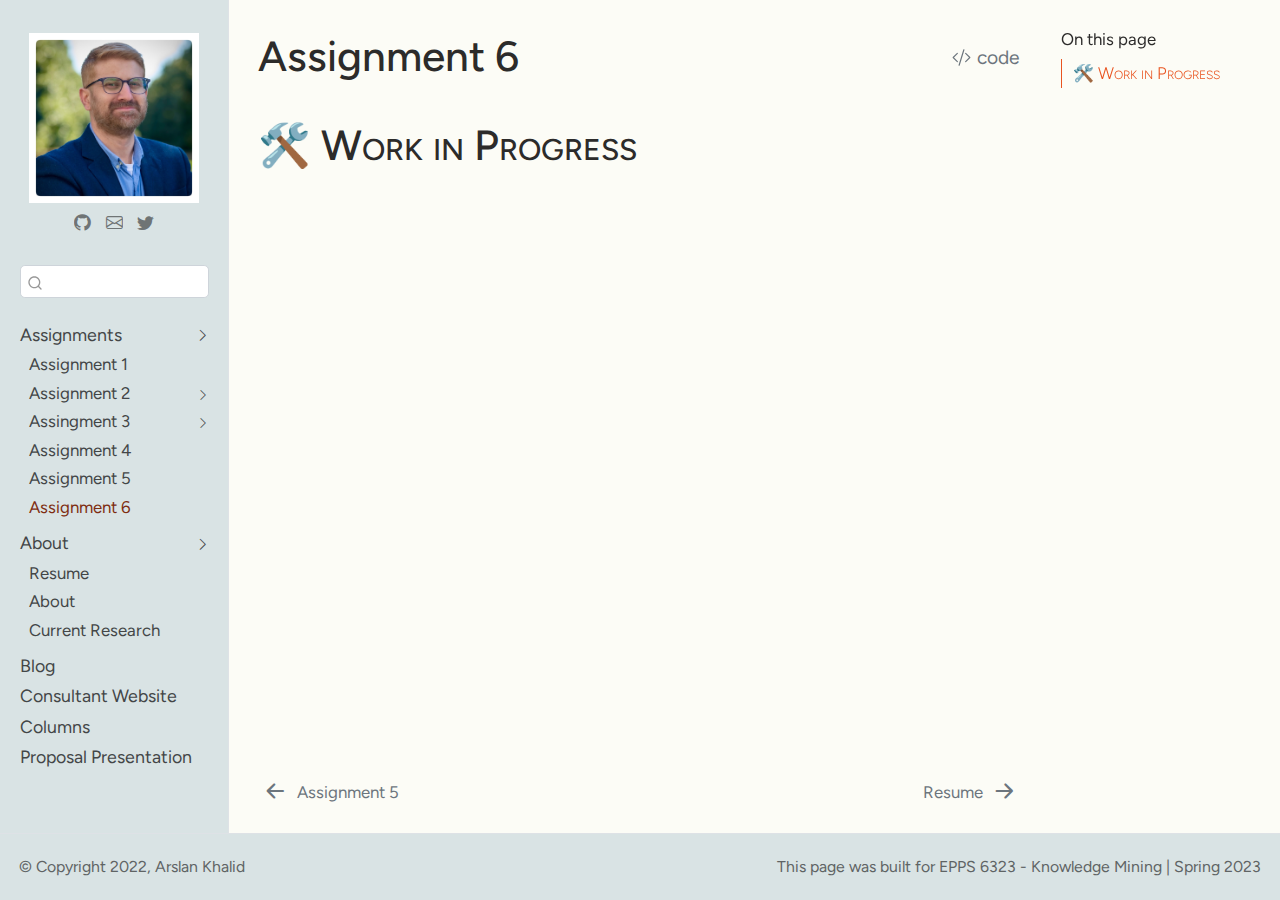
<file: assign_06.html>
<!DOCTYPE html>
<html xmlns="http://www.w3.org/1999/xhtml" lang="en" xml:lang="en"><head>

<meta charset="utf-8">
<meta name="generator" content="quarto-1.2.269">

<meta name="viewport" content="width=device-width, initial-scale=1.0, user-scalable=yes">


<title>Arslan Khalid - Assignment 6</title>
<style>
code{white-space: pre-wrap;}
span.smallcaps{font-variant: small-caps;}
div.columns{display: flex; gap: min(4vw, 1.5em);}
div.column{flex: auto; overflow-x: auto;}
div.hanging-indent{margin-left: 1.5em; text-indent: -1.5em;}
ul.task-list{list-style: none;}
ul.task-list li input[type="checkbox"] {
  width: 0.8em;
  margin: 0 0.8em 0.2em -1.6em;
  vertical-align: middle;
}
pre > code.sourceCode { white-space: pre; position: relative; }
pre > code.sourceCode > span { display: inline-block; line-height: 1.25; }
pre > code.sourceCode > span:empty { height: 1.2em; }
.sourceCode { overflow: visible; }
code.sourceCode > span { color: inherit; text-decoration: inherit; }
div.sourceCode { margin: 1em 0; }
pre.sourceCode { margin: 0; }
@media screen {
div.sourceCode { overflow: auto; }
}
@media print {
pre > code.sourceCode { white-space: pre-wrap; }
pre > code.sourceCode > span { text-indent: -5em; padding-left: 5em; }
}
pre.numberSource code
  { counter-reset: source-line 0; }
pre.numberSource code > span
  { position: relative; left: -4em; counter-increment: source-line; }
pre.numberSource code > span > a:first-child::before
  { content: counter(source-line);
    position: relative; left: -1em; text-align: right; vertical-align: baseline;
    border: none; display: inline-block;
    -webkit-touch-callout: none; -webkit-user-select: none;
    -khtml-user-select: none; -moz-user-select: none;
    -ms-user-select: none; user-select: none;
    padding: 0 4px; width: 4em;
    color: #aaaaaa;
  }
pre.numberSource { margin-left: 3em; border-left: 1px solid #aaaaaa;  padding-left: 4px; }
div.sourceCode
  {   }
@media screen {
pre > code.sourceCode > span > a:first-child::before { text-decoration: underline; }
}
code span.al { color: #ff0000; font-weight: bold; } /* Alert */
code span.an { color: #60a0b0; font-weight: bold; font-style: italic; } /* Annotation */
code span.at { color: #7d9029; } /* Attribute */
code span.bn { color: #40a070; } /* BaseN */
code span.bu { color: #008000; } /* BuiltIn */
code span.cf { color: #007020; font-weight: bold; } /* ControlFlow */
code span.ch { color: #4070a0; } /* Char */
code span.cn { color: #880000; } /* Constant */
code span.co { color: #60a0b0; font-style: italic; } /* Comment */
code span.cv { color: #60a0b0; font-weight: bold; font-style: italic; } /* CommentVar */
code span.do { color: #ba2121; font-style: italic; } /* Documentation */
code span.dt { color: #902000; } /* DataType */
code span.dv { color: #40a070; } /* DecVal */
code span.er { color: #ff0000; font-weight: bold; } /* Error */
code span.ex { } /* Extension */
code span.fl { color: #40a070; } /* Float */
code span.fu { color: #06287e; } /* Function */
code span.im { color: #008000; font-weight: bold; } /* Import */
code span.in { color: #60a0b0; font-weight: bold; font-style: italic; } /* Information */
code span.kw { color: #007020; font-weight: bold; } /* Keyword */
code span.op { color: #666666; } /* Operator */
code span.ot { color: #007020; } /* Other */
code span.pp { color: #bc7a00; } /* Preprocessor */
code span.sc { color: #4070a0; } /* SpecialChar */
code span.ss { color: #bb6688; } /* SpecialString */
code span.st { color: #4070a0; } /* String */
code span.va { color: #19177c; } /* Variable */
code span.vs { color: #4070a0; } /* VerbatimString */
code span.wa { color: #60a0b0; font-weight: bold; font-style: italic; } /* Warning */
</style>


<script src="site_libs/quarto-nav/quarto-nav.js"></script>
<script src="site_libs/clipboard/clipboard.min.js"></script>
<script src="site_libs/quarto-search/autocomplete.umd.js"></script>
<script src="site_libs/quarto-search/fuse.min.js"></script>
<script src="site_libs/quarto-search/quarto-search.js"></script>
<meta name="quarto:offset" content="./">
<link href="./CV_Arslan_Khalid_2022.pdf" rel="next">
<link href="./assign_05.html" rel="prev">
<script src="site_libs/quarto-html/quarto.js"></script>
<script src="site_libs/quarto-html/popper.min.js"></script>
<script src="site_libs/quarto-html/tippy.umd.min.js"></script>
<script src="site_libs/quarto-html/anchor.min.js"></script>
<link href="site_libs/quarto-html/tippy.css" rel="stylesheet">
<link href="site_libs/quarto-html/quarto-syntax-highlighting.css" rel="stylesheet" id="quarto-text-highlighting-styles">
<script src="site_libs/bootstrap/bootstrap.min.js"></script>
<link href="site_libs/bootstrap/bootstrap-icons.css" rel="stylesheet">
<link href="site_libs/bootstrap/bootstrap.min.css" rel="stylesheet" id="quarto-bootstrap" data-mode="light">
<script id="quarto-search-options" type="application/json">{
  "location": "sidebar",
  "copy-button": false,
  "collapse-after": 3,
  "panel-placement": "start",
  "type": "textbox",
  "limit": 20,
  "language": {
    "search-no-results-text": "No results",
    "search-matching-documents-text": "matching documents",
    "search-copy-link-title": "Copy link to search",
    "search-hide-matches-text": "Hide additional matches",
    "search-more-match-text": "more match in this document",
    "search-more-matches-text": "more matches in this document",
    "search-clear-button-title": "Clear",
    "search-detached-cancel-button-title": "Cancel",
    "search-submit-button-title": "Submit"
  }
}</script>
<link href="https://fonts.googleapis.com/css2?family=Figtree:ital,wght@0,400;0,700;0,800;1,400;1,700&amp;family=Spectral:ital,wght@0,500;0,800;1,500;1,800&amp;family=Ubuntu+Mono&amp;display=swap" rel="stylesheet">


<meta name="twitter:title" content="Arslan Khalid - Assignment 6">
<meta name="twitter:image" content="https://arslank87.wixsite.com/arslankhalid/images/logo_image2.jpeg">
<meta name="twitter:creator" content="@arslan_k">
<meta name="twitter:card" content="summary_large_image">
</head>

<body class="nav-sidebar docked">

<div id="quarto-search-results"></div>
  <header id="quarto-header" class="headroom fixed-top">
  <nav class="quarto-secondary-nav" data-bs-toggle="collapse" data-bs-target="#quarto-sidebar" aria-controls="quarto-sidebar" aria-expanded="false" aria-label="Toggle sidebar navigation" onclick="if (window.quartoToggleHeadroom) { window.quartoToggleHeadroom(); }">
    <div class="container-fluid d-flex justify-content-between">
      <h1 class="quarto-secondary-nav-title">Assignment 6</h1>
      <button type="button" class="quarto-btn-toggle btn" aria-label="Show secondary navigation">
        <i class="bi bi-chevron-right"></i>
      </button>
    </div>
  </nav>
</header>
<!-- content -->
<div id="quarto-content" class="quarto-container page-columns page-rows-contents page-layout-article">
<!-- sidebar -->
  <nav id="quarto-sidebar" class="sidebar collapse sidebar-navigation docked overflow-auto">
    <div class="pt-lg-2 mt-2 text-center sidebar-header">
      <a href="./index.html" class="sidebar-logo-link">
      <img src="./images/logo_image2.jpeg" alt="" class="sidebar-logo py-0 d-lg-inline d-none">
      </a>
      <div class="sidebar-tools-main tools-wide">
    <a href="https://github.com/arslankhalid-1" title="My GitHub" class="sidebar-tool px-1"><i class="bi bi-github"></i></a>
    <a href="mailto:arslan.khalid@utdallas.edu" title="Email" class="sidebar-tool px-1"><i class="bi bi-envelope"></i></a>
    <a href="https://twitter.com/arslan_k" title="Twitter" class="sidebar-tool px-1"><i class="bi bi-twitter"></i></a>
</div>
      </div>
      <div class="mt-2 flex-shrink-0 align-items-center">
        <div class="sidebar-search">
        <div id="quarto-search" class="" title="Search"></div>
        </div>
      </div>
    <div class="sidebar-menu-container"> 
    <ul class="list-unstyled mt-1">
        <li class="sidebar-item sidebar-item-section">
      <div class="sidebar-item-container"> 
            <a class="sidebar-item-text sidebar-link text-start" data-bs-toggle="collapse" data-bs-target="#quarto-sidebar-section-1" aria-expanded="true">Assignments</a>
          <a class="sidebar-item-toggle text-start" data-bs-toggle="collapse" data-bs-target="#quarto-sidebar-section-1" aria-expanded="true">
            <i class="bi bi-chevron-right ms-2"></i>
          </a> 
      </div>
      <ul id="quarto-sidebar-section-1" class="collapse list-unstyled sidebar-section depth1 show">  
          <li class="sidebar-item">
  <div class="sidebar-item-container"> 
  <a href="./assign_01.qmd" class="sidebar-item-text sidebar-link">Assignment 1</a>
  </div>
</li>
          <li class="sidebar-item sidebar-item-section">
      <div class="sidebar-item-container"> 
            <a class="sidebar-item-text sidebar-link text-start collapsed" data-bs-toggle="collapse" data-bs-target="#quarto-sidebar-section-2" aria-expanded="false">Assignment 2</a>
          <a class="sidebar-item-toggle text-start collapsed" data-bs-toggle="collapse" data-bs-target="#quarto-sidebar-section-2" aria-expanded="false">
            <i class="bi bi-chevron-right ms-2"></i>
          </a> 
      </div>
      <ul id="quarto-sidebar-section-2" class="collapse list-unstyled sidebar-section depth2 ">  
          <li class="sidebar-item">
  <div class="sidebar-item-container"> 
  <a href="./assign_02.html" class="sidebar-item-text sidebar-link">Lab 01 &amp; 02</a>
  </div>
</li>
          <li class="sidebar-item">
  <div class="sidebar-item-container"> 
  <a href="./assign_02b.html" class="sidebar-item-text sidebar-link">Data Analysis</a>
  </div>
</li>
      </ul>
  </li>
          <li class="sidebar-item sidebar-item-section">
      <div class="sidebar-item-container"> 
            <a class="sidebar-item-text sidebar-link text-start collapsed" data-bs-toggle="collapse" data-bs-target="#quarto-sidebar-section-3" aria-expanded="false">Assingment 3</a>
          <a class="sidebar-item-toggle text-start collapsed" data-bs-toggle="collapse" data-bs-target="#quarto-sidebar-section-3" aria-expanded="false">
            <i class="bi bi-chevron-right ms-2"></i>
          </a> 
      </div>
      <ul id="quarto-sidebar-section-3" class="collapse list-unstyled sidebar-section depth2 ">  
          <li class="sidebar-item">
  <div class="sidebar-item-container"> 
  <a href="./lab_03.html" class="sidebar-item-text sidebar-link">Lab 03</a>
  </div>
</li>
          <li class="sidebar-item">
  <div class="sidebar-item-container"> 
  <a href="./assign_03.html" class="sidebar-item-text sidebar-link">Data Analysis</a>
  </div>
</li>
      </ul>
  </li>
          <li class="sidebar-item">
  <div class="sidebar-item-container"> 
  <a href="./assign_04.html" class="sidebar-item-text sidebar-link">Assignment 4</a>
  </div>
</li>
          <li class="sidebar-item">
  <div class="sidebar-item-container"> 
  <a href="./assign_05.html" class="sidebar-item-text sidebar-link">Assignment 5</a>
  </div>
</li>
          <li class="sidebar-item">
  <div class="sidebar-item-container"> 
  <a href="./assign_06.html" class="sidebar-item-text sidebar-link active">Assignment 6</a>
  </div>
</li>
      </ul>
  </li>
        <li class="sidebar-item sidebar-item-section">
      <div class="sidebar-item-container"> 
            <a class="sidebar-item-text sidebar-link text-start" data-bs-toggle="collapse" data-bs-target="#quarto-sidebar-section-4" aria-expanded="true">About</a>
          <a class="sidebar-item-toggle text-start" data-bs-toggle="collapse" data-bs-target="#quarto-sidebar-section-4" aria-expanded="true">
            <i class="bi bi-chevron-right ms-2"></i>
          </a> 
      </div>
      <ul id="quarto-sidebar-section-4" class="collapse list-unstyled sidebar-section depth1 show">  
          <li class="sidebar-item">
  <div class="sidebar-item-container"> 
  <a href="./CV_Arslan_Khalid_2022.pdf" class="sidebar-item-text sidebar-link">Resume</a>
  </div>
</li>
          <li class="sidebar-item">
  <div class="sidebar-item-container"> 
  <a href="./about.html" class="sidebar-item-text sidebar-link">About</a>
  </div>
</li>
          <li class="sidebar-item">
  <div class="sidebar-item-container"> 
  <a href="./research.html" class="sidebar-item-text sidebar-link">Current Research</a>
  </div>
</li>
      </ul>
  </li>
        <li class="sidebar-item">
  <div class="sidebar-item-container"> 
  <a href="./blog.qmd" class="sidebar-item-text sidebar-link">Blog</a>
  </div>
</li>
        <li class="sidebar-item">
  <div class="sidebar-item-container"> 
  <a href="https://arslank87.wixsite.com/arslankhalid" class="sidebar-item-text sidebar-link">Consultant Website</a>
  </div>
</li>
        <li class="sidebar-item">
  <div class="sidebar-item-container"> 
  <a href="https://archive.pakistantoday.com.pk/author/arslan-khalid/" class="sidebar-item-text sidebar-link">Columns</a>
  </div>
</li>
        <li class="sidebar-item">
  <div class="sidebar-item-container"> 
  <a href="https://docs.google.com/presentation/d/1LbaYy7zfQw6VAe-A1KnsgW6zwcfnFS6NwtBz4391u-s/edit?usp=sharing" class="sidebar-item-text sidebar-link">Proposal Presentation</a>
  </div>
</li>
    </ul>
    </div>
</nav>
<!-- margin-sidebar -->
    <div id="quarto-margin-sidebar" class="sidebar margin-sidebar">
        <nav id="TOC" role="doc-toc" class="toc-active">
    <h2 id="toc-title">On this page</h2>
   
  <ul>
  <li><a href="#work-in-progress" id="toc-work-in-progress" class="nav-link active" data-scroll-target="#work-in-progress"><span class="smallcaps">🛠️ Work in Progress</span></a></li>
  </ul>
</nav>
    </div>
<!-- main -->
<main class="content" id="quarto-document-content">

<header id="title-block-header" class="quarto-title-block default">
<div class="quarto-title">
<div class="quarto-title-block"><div><h1 class="title d-none d-lg-block">Assignment 6</h1><button type="button" class="btn code-tools-button" id="quarto-code-tools-source"><i class="bi"></i> code</button></div></div>
</div>



<div class="quarto-title-meta">

    
  
    
  </div>
  

</header>

<section id="work-in-progress" class="level1">
<h1><span class="smallcaps">🛠️ Work in Progress</span></h1>


<!-- -->

</section>

</main> <!-- /main -->
<script id="quarto-html-after-body" type="application/javascript">
window.document.addEventListener("DOMContentLoaded", function (event) {
  const toggleBodyColorMode = (bsSheetEl) => {
    const mode = bsSheetEl.getAttribute("data-mode");
    const bodyEl = window.document.querySelector("body");
    if (mode === "dark") {
      bodyEl.classList.add("quarto-dark");
      bodyEl.classList.remove("quarto-light");
    } else {
      bodyEl.classList.add("quarto-light");
      bodyEl.classList.remove("quarto-dark");
    }
  }
  const toggleBodyColorPrimary = () => {
    const bsSheetEl = window.document.querySelector("link#quarto-bootstrap");
    if (bsSheetEl) {
      toggleBodyColorMode(bsSheetEl);
    }
  }
  toggleBodyColorPrimary();  
  const icon = "";
  const anchorJS = new window.AnchorJS();
  anchorJS.options = {
    placement: 'right',
    icon: icon
  };
  anchorJS.add('.anchored');
  const clipboard = new window.ClipboardJS('.code-copy-button', {
    target: function(trigger) {
      return trigger.previousElementSibling;
    }
  });
  clipboard.on('success', function(e) {
    // button target
    const button = e.trigger;
    // don't keep focus
    button.blur();
    // flash "checked"
    button.classList.add('code-copy-button-checked');
    var currentTitle = button.getAttribute("title");
    button.setAttribute("title", "Copied!");
    let tooltip;
    if (window.bootstrap) {
      button.setAttribute("data-bs-toggle", "tooltip");
      button.setAttribute("data-bs-placement", "left");
      button.setAttribute("data-bs-title", "Copied!");
      tooltip = new bootstrap.Tooltip(button, 
        { trigger: "manual", 
          customClass: "code-copy-button-tooltip",
          offset: [0, -8]});
      tooltip.show();    
    }
    setTimeout(function() {
      if (tooltip) {
        tooltip.hide();
        button.removeAttribute("data-bs-title");
        button.removeAttribute("data-bs-toggle");
        button.removeAttribute("data-bs-placement");
      }
      button.setAttribute("title", currentTitle);
      button.classList.remove('code-copy-button-checked');
    }, 1000);
    // clear code selection
    e.clearSelection();
  });
  const viewSource = window.document.getElementById('quarto-view-source') ||
                     window.document.getElementById('quarto-code-tools-source');
  if (viewSource) {
    const sourceUrl = viewSource.getAttribute("data-quarto-source-url");
    viewSource.addEventListener("click", function(e) {
      if (sourceUrl) {
        // rstudio viewer pane
        if (/\bcapabilities=\b/.test(window.location)) {
          window.open(sourceUrl);
        } else {
          window.location.href = sourceUrl;
        }
      } else {
        const modal = new bootstrap.Modal(document.getElementById('quarto-embedded-source-code-modal'));
        modal.show();
      }
      return false;
    });
  }
  function toggleCodeHandler(show) {
    return function(e) {
      const detailsSrc = window.document.querySelectorAll(".cell > details > .sourceCode");
      for (let i=0; i<detailsSrc.length; i++) {
        const details = detailsSrc[i].parentElement;
        if (show) {
          details.open = true;
        } else {
          details.removeAttribute("open");
        }
      }
      const cellCodeDivs = window.document.querySelectorAll(".cell > .sourceCode");
      const fromCls = show ? "hidden" : "unhidden";
      const toCls = show ? "unhidden" : "hidden";
      for (let i=0; i<cellCodeDivs.length; i++) {
        const codeDiv = cellCodeDivs[i];
        if (codeDiv.classList.contains(fromCls)) {
          codeDiv.classList.remove(fromCls);
          codeDiv.classList.add(toCls);
        } 
      }
      return false;
    }
  }
  const hideAllCode = window.document.getElementById("quarto-hide-all-code");
  if (hideAllCode) {
    hideAllCode.addEventListener("click", toggleCodeHandler(false));
  }
  const showAllCode = window.document.getElementById("quarto-show-all-code");
  if (showAllCode) {
    showAllCode.addEventListener("click", toggleCodeHandler(true));
  }
  function tippyHover(el, contentFn) {
    const config = {
      allowHTML: true,
      content: contentFn,
      maxWidth: 500,
      delay: 100,
      arrow: false,
      appendTo: function(el) {
          return el.parentElement;
      },
      interactive: true,
      interactiveBorder: 10,
      theme: 'quarto',
      placement: 'bottom-start'
    };
    window.tippy(el, config); 
  }
  const noterefs = window.document.querySelectorAll('a[role="doc-noteref"]');
  for (var i=0; i<noterefs.length; i++) {
    const ref = noterefs[i];
    tippyHover(ref, function() {
      // use id or data attribute instead here
      let href = ref.getAttribute('data-footnote-href') || ref.getAttribute('href');
      try { href = new URL(href).hash; } catch {}
      const id = href.replace(/^#\/?/, "");
      const note = window.document.getElementById(id);
      return note.innerHTML;
    });
  }
  const findCites = (el) => {
    const parentEl = el.parentElement;
    if (parentEl) {
      const cites = parentEl.dataset.cites;
      if (cites) {
        return {
          el,
          cites: cites.split(' ')
        };
      } else {
        return findCites(el.parentElement)
      }
    } else {
      return undefined;
    }
  };
  var bibliorefs = window.document.querySelectorAll('a[role="doc-biblioref"]');
  for (var i=0; i<bibliorefs.length; i++) {
    const ref = bibliorefs[i];
    const citeInfo = findCites(ref);
    if (citeInfo) {
      tippyHover(citeInfo.el, function() {
        var popup = window.document.createElement('div');
        citeInfo.cites.forEach(function(cite) {
          var citeDiv = window.document.createElement('div');
          citeDiv.classList.add('hanging-indent');
          citeDiv.classList.add('csl-entry');
          var biblioDiv = window.document.getElementById('ref-' + cite);
          if (biblioDiv) {
            citeDiv.innerHTML = biblioDiv.innerHTML;
          }
          popup.appendChild(citeDiv);
        });
        return popup.innerHTML;
      });
    }
  }
});
</script>
<nav class="page-navigation">
  <div class="nav-page nav-page-previous">
      <a href="./assign_05.html" class="pagination-link">
        <i class="bi bi-arrow-left-short"></i> <span class="nav-page-text">Assignment 5</span>
      </a>          
  </div>
  <div class="nav-page nav-page-next">
      <a href="./CV_Arslan_Khalid_2022.pdf" class="pagination-link">
        <span class="nav-page-text">Resume</span> <i class="bi bi-arrow-right-short"></i>
      </a>
  </div>
</nav><div class="modal fade" id="quarto-embedded-source-code-modal" tabindex="-1" aria-labelledby="quarto-embedded-source-code-modal-label" aria-hidden="true"><div class="modal-dialog modal-dialog-scrollable"><div class="modal-content"><div class="modal-header"><h5 class="modal-title" id="quarto-embedded-source-code-modal-label">Source Code</h5><button class="btn-close" data-bs-dismiss="modal"></button></div><div class="modal-body"><div class="">
<div class="sourceCode" id="cb1" data-shortcodes="false"><pre class="sourceCode markdown code-with-copy"><code class="sourceCode markdown"><span id="cb1-1"><a href="#cb1-1" aria-hidden="true" tabindex="-1"></a><span class="co">---</span></span>
<span id="cb1-2"><a href="#cb1-2" aria-hidden="true" tabindex="-1"></a><span class="an">title:</span><span class="co"> "Assignment 6"</span></span>
<span id="cb1-3"><a href="#cb1-3" aria-hidden="true" tabindex="-1"></a><span class="an">backgroundcolor:</span><span class="co"> "#FCFCF6"</span></span>
<span id="cb1-4"><a href="#cb1-4" aria-hidden="true" tabindex="-1"></a><span class="an">editor:</span><span class="co"> visual</span></span>
<span id="cb1-5"><a href="#cb1-5" aria-hidden="true" tabindex="-1"></a><span class="co">---</span></span>
<span id="cb1-6"><a href="#cb1-6" aria-hidden="true" tabindex="-1"></a></span>
<span id="cb1-7"><a href="#cb1-7" aria-hidden="true" tabindex="-1"></a><span class="fu"># [🛠️ Work in Progress]{.smallcaps}</span></span></code><button title="Copy to Clipboard" class="code-copy-button"><i class="bi"></i></button></pre></div>
</div></div></div></div></div>
</div> <!-- /content -->
<footer class="footer">
  <div class="nav-footer">
    <div class="nav-footer-left">© Copyright 2022, Arslan Khalid</div>   
    <div class="nav-footer-right">This page was built for EPPS 6323 - Knowledge Mining | Spring 2023</div>
  </div>
</footer>



</body></html>
</file>
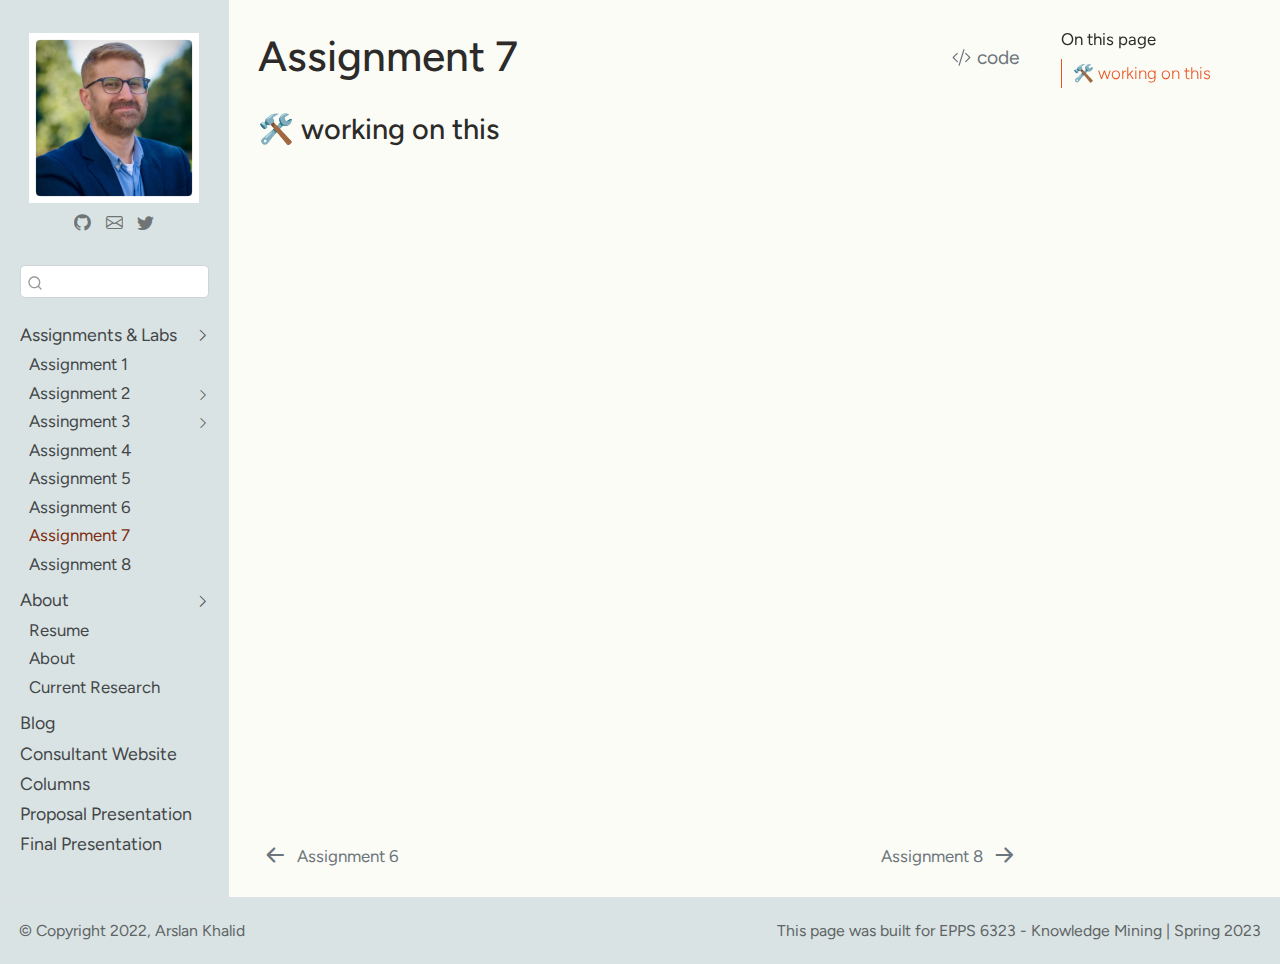
<file: assign_07.html>
<!DOCTYPE html>
<html xmlns="http://www.w3.org/1999/xhtml" lang="en" xml:lang="en"><head>

<meta charset="utf-8">
<meta name="generator" content="quarto-1.2.269">

<meta name="viewport" content="width=device-width, initial-scale=1.0, user-scalable=yes">


<title>Arslan Khalid - Assignment 7</title>
<style>
code{white-space: pre-wrap;}
span.smallcaps{font-variant: small-caps;}
div.columns{display: flex; gap: min(4vw, 1.5em);}
div.column{flex: auto; overflow-x: auto;}
div.hanging-indent{margin-left: 1.5em; text-indent: -1.5em;}
ul.task-list{list-style: none;}
ul.task-list li input[type="checkbox"] {
  width: 0.8em;
  margin: 0 0.8em 0.2em -1.6em;
  vertical-align: middle;
}
pre > code.sourceCode { white-space: pre; position: relative; }
pre > code.sourceCode > span { display: inline-block; line-height: 1.25; }
pre > code.sourceCode > span:empty { height: 1.2em; }
.sourceCode { overflow: visible; }
code.sourceCode > span { color: inherit; text-decoration: inherit; }
div.sourceCode { margin: 1em 0; }
pre.sourceCode { margin: 0; }
@media screen {
div.sourceCode { overflow: auto; }
}
@media print {
pre > code.sourceCode { white-space: pre-wrap; }
pre > code.sourceCode > span { text-indent: -5em; padding-left: 5em; }
}
pre.numberSource code
  { counter-reset: source-line 0; }
pre.numberSource code > span
  { position: relative; left: -4em; counter-increment: source-line; }
pre.numberSource code > span > a:first-child::before
  { content: counter(source-line);
    position: relative; left: -1em; text-align: right; vertical-align: baseline;
    border: none; display: inline-block;
    -webkit-touch-callout: none; -webkit-user-select: none;
    -khtml-user-select: none; -moz-user-select: none;
    -ms-user-select: none; user-select: none;
    padding: 0 4px; width: 4em;
    color: #aaaaaa;
  }
pre.numberSource { margin-left: 3em; border-left: 1px solid #aaaaaa;  padding-left: 4px; }
div.sourceCode
  {   }
@media screen {
pre > code.sourceCode > span > a:first-child::before { text-decoration: underline; }
}
code span.al { color: #ff0000; font-weight: bold; } /* Alert */
code span.an { color: #60a0b0; font-weight: bold; font-style: italic; } /* Annotation */
code span.at { color: #7d9029; } /* Attribute */
code span.bn { color: #40a070; } /* BaseN */
code span.bu { color: #008000; } /* BuiltIn */
code span.cf { color: #007020; font-weight: bold; } /* ControlFlow */
code span.ch { color: #4070a0; } /* Char */
code span.cn { color: #880000; } /* Constant */
code span.co { color: #60a0b0; font-style: italic; } /* Comment */
code span.cv { color: #60a0b0; font-weight: bold; font-style: italic; } /* CommentVar */
code span.do { color: #ba2121; font-style: italic; } /* Documentation */
code span.dt { color: #902000; } /* DataType */
code span.dv { color: #40a070; } /* DecVal */
code span.er { color: #ff0000; font-weight: bold; } /* Error */
code span.ex { } /* Extension */
code span.fl { color: #40a070; } /* Float */
code span.fu { color: #06287e; } /* Function */
code span.im { color: #008000; font-weight: bold; } /* Import */
code span.in { color: #60a0b0; font-weight: bold; font-style: italic; } /* Information */
code span.kw { color: #007020; font-weight: bold; } /* Keyword */
code span.op { color: #666666; } /* Operator */
code span.ot { color: #007020; } /* Other */
code span.pp { color: #bc7a00; } /* Preprocessor */
code span.sc { color: #4070a0; } /* SpecialChar */
code span.ss { color: #bb6688; } /* SpecialString */
code span.st { color: #4070a0; } /* String */
code span.va { color: #19177c; } /* Variable */
code span.vs { color: #4070a0; } /* VerbatimString */
code span.wa { color: #60a0b0; font-weight: bold; font-style: italic; } /* Warning */
</style>


<script src="site_libs/quarto-nav/quarto-nav.js"></script>
<script src="site_libs/clipboard/clipboard.min.js"></script>
<script src="site_libs/quarto-search/autocomplete.umd.js"></script>
<script src="site_libs/quarto-search/fuse.min.js"></script>
<script src="site_libs/quarto-search/quarto-search.js"></script>
<meta name="quarto:offset" content="./">
<link href="./assign_08.html" rel="next">
<link href="./assign_06.html" rel="prev">
<script src="site_libs/quarto-html/quarto.js"></script>
<script src="site_libs/quarto-html/popper.min.js"></script>
<script src="site_libs/quarto-html/tippy.umd.min.js"></script>
<script src="site_libs/quarto-html/anchor.min.js"></script>
<link href="site_libs/quarto-html/tippy.css" rel="stylesheet">
<link href="site_libs/quarto-html/quarto-syntax-highlighting.css" rel="stylesheet" id="quarto-text-highlighting-styles">
<script src="site_libs/bootstrap/bootstrap.min.js"></script>
<link href="site_libs/bootstrap/bootstrap-icons.css" rel="stylesheet">
<link href="site_libs/bootstrap/bootstrap.min.css" rel="stylesheet" id="quarto-bootstrap" data-mode="light">
<script id="quarto-search-options" type="application/json">{
  "location": "sidebar",
  "copy-button": false,
  "collapse-after": 3,
  "panel-placement": "start",
  "type": "textbox",
  "limit": 20,
  "language": {
    "search-no-results-text": "No results",
    "search-matching-documents-text": "matching documents",
    "search-copy-link-title": "Copy link to search",
    "search-hide-matches-text": "Hide additional matches",
    "search-more-match-text": "more match in this document",
    "search-more-matches-text": "more matches in this document",
    "search-clear-button-title": "Clear",
    "search-detached-cancel-button-title": "Cancel",
    "search-submit-button-title": "Submit"
  }
}</script>
<link href="https://fonts.googleapis.com/css2?family=Figtree:ital,wght@0,400;0,700;0,800;1,400;1,700&amp;family=Spectral:ital,wght@0,500;0,800;1,500;1,800&amp;family=Ubuntu+Mono&amp;display=swap" rel="stylesheet">


<meta name="twitter:title" content="Arslan Khalid - Assignment 7">
<meta name="twitter:image" content="https://arslank87.wixsite.com/arslankhalid/images/logo_image2.jpeg">
<meta name="twitter:creator" content="@arslan_k">
<meta name="twitter:card" content="summary_large_image">
</head>

<body class="nav-sidebar docked">

<div id="quarto-search-results"></div>
  <header id="quarto-header" class="headroom fixed-top">
  <nav class="quarto-secondary-nav" data-bs-toggle="collapse" data-bs-target="#quarto-sidebar" aria-controls="quarto-sidebar" aria-expanded="false" aria-label="Toggle sidebar navigation" onclick="if (window.quartoToggleHeadroom) { window.quartoToggleHeadroom(); }">
    <div class="container-fluid d-flex justify-content-between">
      <h1 class="quarto-secondary-nav-title">Assignment 7</h1>
      <button type="button" class="quarto-btn-toggle btn" aria-label="Show secondary navigation">
        <i class="bi bi-chevron-right"></i>
      </button>
    </div>
  </nav>
</header>
<!-- content -->
<div id="quarto-content" class="quarto-container page-columns page-rows-contents page-layout-article">
<!-- sidebar -->
  <nav id="quarto-sidebar" class="sidebar collapse sidebar-navigation docked overflow-auto">
    <div class="pt-lg-2 mt-2 text-center sidebar-header">
      <a href="./index.html" class="sidebar-logo-link">
      <img src="./images/logo_image2.jpeg" alt="" class="sidebar-logo py-0 d-lg-inline d-none">
      </a>
      <div class="sidebar-tools-main tools-wide">
    <a href="https://github.com/arslankhalid-1" title="My GitHub" class="sidebar-tool px-1"><i class="bi bi-github"></i></a>
    <a href="mailto:arslan.khalid@utdallas.edu" title="Email" class="sidebar-tool px-1"><i class="bi bi-envelope"></i></a>
    <a href="https://twitter.com/arslan_k" title="Twitter" class="sidebar-tool px-1"><i class="bi bi-twitter"></i></a>
</div>
      </div>
      <div class="mt-2 flex-shrink-0 align-items-center">
        <div class="sidebar-search">
        <div id="quarto-search" class="" title="Search"></div>
        </div>
      </div>
    <div class="sidebar-menu-container"> 
    <ul class="list-unstyled mt-1">
        <li class="sidebar-item sidebar-item-section">
      <div class="sidebar-item-container"> 
            <a class="sidebar-item-text sidebar-link text-start" data-bs-toggle="collapse" data-bs-target="#quarto-sidebar-section-1" aria-expanded="true">Assignments &amp; Labs</a>
          <a class="sidebar-item-toggle text-start" data-bs-toggle="collapse" data-bs-target="#quarto-sidebar-section-1" aria-expanded="true">
            <i class="bi bi-chevron-right ms-2"></i>
          </a> 
      </div>
      <ul id="quarto-sidebar-section-1" class="collapse list-unstyled sidebar-section depth1 show">  
          <li class="sidebar-item">
  <div class="sidebar-item-container"> 
  <a href="./assign_01.html" class="sidebar-item-text sidebar-link">Assignment 1</a>
  </div>
</li>
          <li class="sidebar-item sidebar-item-section">
      <div class="sidebar-item-container"> 
            <a class="sidebar-item-text sidebar-link text-start collapsed" data-bs-toggle="collapse" data-bs-target="#quarto-sidebar-section-2" aria-expanded="false">Assignment 2</a>
          <a class="sidebar-item-toggle text-start collapsed" data-bs-toggle="collapse" data-bs-target="#quarto-sidebar-section-2" aria-expanded="false">
            <i class="bi bi-chevron-right ms-2"></i>
          </a> 
      </div>
      <ul id="quarto-sidebar-section-2" class="collapse list-unstyled sidebar-section depth2 ">  
          <li class="sidebar-item">
  <div class="sidebar-item-container"> 
  <a href="./assign_02.html" class="sidebar-item-text sidebar-link">Lab 01 &amp; 02</a>
  </div>
</li>
          <li class="sidebar-item">
  <div class="sidebar-item-container"> 
  <a href="./assign_02b.html" class="sidebar-item-text sidebar-link">Data Analysis</a>
  </div>
</li>
      </ul>
  </li>
          <li class="sidebar-item sidebar-item-section">
      <div class="sidebar-item-container"> 
            <a class="sidebar-item-text sidebar-link text-start collapsed" data-bs-toggle="collapse" data-bs-target="#quarto-sidebar-section-3" aria-expanded="false">Assingment 3</a>
          <a class="sidebar-item-toggle text-start collapsed" data-bs-toggle="collapse" data-bs-target="#quarto-sidebar-section-3" aria-expanded="false">
            <i class="bi bi-chevron-right ms-2"></i>
          </a> 
      </div>
      <ul id="quarto-sidebar-section-3" class="collapse list-unstyled sidebar-section depth2 ">  
          <li class="sidebar-item">
  <div class="sidebar-item-container"> 
  <a href="./lab_03.html" class="sidebar-item-text sidebar-link">Lab 03</a>
  </div>
</li>
          <li class="sidebar-item">
  <div class="sidebar-item-container"> 
  <a href="./assign_03.html" class="sidebar-item-text sidebar-link">Data Analysis</a>
  </div>
</li>
      </ul>
  </li>
          <li class="sidebar-item">
  <div class="sidebar-item-container"> 
  <a href="./assign_04.html" class="sidebar-item-text sidebar-link">Assignment 4</a>
  </div>
</li>
          <li class="sidebar-item">
  <div class="sidebar-item-container"> 
  <a href="./assign_05.html" class="sidebar-item-text sidebar-link">Assignment 5</a>
  </div>
</li>
          <li class="sidebar-item">
  <div class="sidebar-item-container"> 
  <a href="./assign_06.html" class="sidebar-item-text sidebar-link">Assignment 6</a>
  </div>
</li>
          <li class="sidebar-item">
  <div class="sidebar-item-container"> 
  <a href="./assign_07.html" class="sidebar-item-text sidebar-link active">Assignment 7</a>
  </div>
</li>
          <li class="sidebar-item">
  <div class="sidebar-item-container"> 
  <a href="./assign_08.html" class="sidebar-item-text sidebar-link">Assignment 8</a>
  </div>
</li>
      </ul>
  </li>
        <li class="sidebar-item sidebar-item-section">
      <div class="sidebar-item-container"> 
            <a class="sidebar-item-text sidebar-link text-start" data-bs-toggle="collapse" data-bs-target="#quarto-sidebar-section-4" aria-expanded="true">About</a>
          <a class="sidebar-item-toggle text-start" data-bs-toggle="collapse" data-bs-target="#quarto-sidebar-section-4" aria-expanded="true">
            <i class="bi bi-chevron-right ms-2"></i>
          </a> 
      </div>
      <ul id="quarto-sidebar-section-4" class="collapse list-unstyled sidebar-section depth1 show">  
          <li class="sidebar-item">
  <div class="sidebar-item-container"> 
  <a href="./CV_Arslan_Khalid_2022.pdf" class="sidebar-item-text sidebar-link">Resume</a>
  </div>
</li>
          <li class="sidebar-item">
  <div class="sidebar-item-container"> 
  <a href="./about.html" class="sidebar-item-text sidebar-link">About</a>
  </div>
</li>
          <li class="sidebar-item">
  <div class="sidebar-item-container"> 
  <a href="./research.html" class="sidebar-item-text sidebar-link">Current Research</a>
  </div>
</li>
      </ul>
  </li>
        <li class="sidebar-item">
  <div class="sidebar-item-container"> 
  <a href="./blog.qmd" class="sidebar-item-text sidebar-link">Blog</a>
  </div>
</li>
        <li class="sidebar-item">
  <div class="sidebar-item-container"> 
  <a href="https://arslank87.wixsite.com/arslankhalid" class="sidebar-item-text sidebar-link">Consultant Website</a>
  </div>
</li>
        <li class="sidebar-item">
  <div class="sidebar-item-container"> 
  <a href="https://archive.pakistantoday.com.pk/author/arslan-khalid/" class="sidebar-item-text sidebar-link">Columns</a>
  </div>
</li>
        <li class="sidebar-item">
  <div class="sidebar-item-container"> 
  <a href="https://docs.google.com/presentation/d/1LbaYy7zfQw6VAe-A1KnsgW6zwcfnFS6NwtBz4391u-s/edit?usp=sharing" class="sidebar-item-text sidebar-link">Proposal Presentation</a>
  </div>
</li>
        <li class="sidebar-item">
  <div class="sidebar-item-container"> 
  <a href="https://docs.google.com/presentation/d/1hmds7n6HG4gJ_Zusk8GIv8mCZbUwGE2CuyAT8TH0IjI/edit?usp=sharing" class="sidebar-item-text sidebar-link">Final Presentation</a>
  </div>
</li>
    </ul>
    </div>
</nav>
<!-- margin-sidebar -->
    <div id="quarto-margin-sidebar" class="sidebar margin-sidebar">
        <nav id="TOC" role="doc-toc" class="toc-active">
    <h2 id="toc-title">On this page</h2>
   
  <ul>
  <li><a href="#working-on-this" id="toc-working-on-this" class="nav-link active" data-scroll-target="#working-on-this">🛠️ working on this</a></li>
  </ul>
</nav>
    </div>
<!-- main -->
<main class="content" id="quarto-document-content">

<header id="title-block-header" class="quarto-title-block default">
<div class="quarto-title">
<div class="quarto-title-block"><div><h1 class="title d-none d-lg-block">Assignment 7</h1><button type="button" class="btn code-tools-button" id="quarto-code-tools-source"><i class="bi"></i> code</button></div></div>
</div>



<div class="quarto-title-meta">

    
  
    
  </div>
  

</header>

<section id="working-on-this" class="level3">
<h3 class="anchored" data-anchor-id="working-on-this">🛠️ working on this</h3>


<!-- -->

</section>

</main> <!-- /main -->
<script id="quarto-html-after-body" type="application/javascript">
window.document.addEventListener("DOMContentLoaded", function (event) {
  const toggleBodyColorMode = (bsSheetEl) => {
    const mode = bsSheetEl.getAttribute("data-mode");
    const bodyEl = window.document.querySelector("body");
    if (mode === "dark") {
      bodyEl.classList.add("quarto-dark");
      bodyEl.classList.remove("quarto-light");
    } else {
      bodyEl.classList.add("quarto-light");
      bodyEl.classList.remove("quarto-dark");
    }
  }
  const toggleBodyColorPrimary = () => {
    const bsSheetEl = window.document.querySelector("link#quarto-bootstrap");
    if (bsSheetEl) {
      toggleBodyColorMode(bsSheetEl);
    }
  }
  toggleBodyColorPrimary();  
  const icon = "";
  const anchorJS = new window.AnchorJS();
  anchorJS.options = {
    placement: 'right',
    icon: icon
  };
  anchorJS.add('.anchored');
  const clipboard = new window.ClipboardJS('.code-copy-button', {
    target: function(trigger) {
      return trigger.previousElementSibling;
    }
  });
  clipboard.on('success', function(e) {
    // button target
    const button = e.trigger;
    // don't keep focus
    button.blur();
    // flash "checked"
    button.classList.add('code-copy-button-checked');
    var currentTitle = button.getAttribute("title");
    button.setAttribute("title", "Copied!");
    let tooltip;
    if (window.bootstrap) {
      button.setAttribute("data-bs-toggle", "tooltip");
      button.setAttribute("data-bs-placement", "left");
      button.setAttribute("data-bs-title", "Copied!");
      tooltip = new bootstrap.Tooltip(button, 
        { trigger: "manual", 
          customClass: "code-copy-button-tooltip",
          offset: [0, -8]});
      tooltip.show();    
    }
    setTimeout(function() {
      if (tooltip) {
        tooltip.hide();
        button.removeAttribute("data-bs-title");
        button.removeAttribute("data-bs-toggle");
        button.removeAttribute("data-bs-placement");
      }
      button.setAttribute("title", currentTitle);
      button.classList.remove('code-copy-button-checked');
    }, 1000);
    // clear code selection
    e.clearSelection();
  });
  const viewSource = window.document.getElementById('quarto-view-source') ||
                     window.document.getElementById('quarto-code-tools-source');
  if (viewSource) {
    const sourceUrl = viewSource.getAttribute("data-quarto-source-url");
    viewSource.addEventListener("click", function(e) {
      if (sourceUrl) {
        // rstudio viewer pane
        if (/\bcapabilities=\b/.test(window.location)) {
          window.open(sourceUrl);
        } else {
          window.location.href = sourceUrl;
        }
      } else {
        const modal = new bootstrap.Modal(document.getElementById('quarto-embedded-source-code-modal'));
        modal.show();
      }
      return false;
    });
  }
  function toggleCodeHandler(show) {
    return function(e) {
      const detailsSrc = window.document.querySelectorAll(".cell > details > .sourceCode");
      for (let i=0; i<detailsSrc.length; i++) {
        const details = detailsSrc[i].parentElement;
        if (show) {
          details.open = true;
        } else {
          details.removeAttribute("open");
        }
      }
      const cellCodeDivs = window.document.querySelectorAll(".cell > .sourceCode");
      const fromCls = show ? "hidden" : "unhidden";
      const toCls = show ? "unhidden" : "hidden";
      for (let i=0; i<cellCodeDivs.length; i++) {
        const codeDiv = cellCodeDivs[i];
        if (codeDiv.classList.contains(fromCls)) {
          codeDiv.classList.remove(fromCls);
          codeDiv.classList.add(toCls);
        } 
      }
      return false;
    }
  }
  const hideAllCode = window.document.getElementById("quarto-hide-all-code");
  if (hideAllCode) {
    hideAllCode.addEventListener("click", toggleCodeHandler(false));
  }
  const showAllCode = window.document.getElementById("quarto-show-all-code");
  if (showAllCode) {
    showAllCode.addEventListener("click", toggleCodeHandler(true));
  }
  function tippyHover(el, contentFn) {
    const config = {
      allowHTML: true,
      content: contentFn,
      maxWidth: 500,
      delay: 100,
      arrow: false,
      appendTo: function(el) {
          return el.parentElement;
      },
      interactive: true,
      interactiveBorder: 10,
      theme: 'quarto',
      placement: 'bottom-start'
    };
    window.tippy(el, config); 
  }
  const noterefs = window.document.querySelectorAll('a[role="doc-noteref"]');
  for (var i=0; i<noterefs.length; i++) {
    const ref = noterefs[i];
    tippyHover(ref, function() {
      // use id or data attribute instead here
      let href = ref.getAttribute('data-footnote-href') || ref.getAttribute('href');
      try { href = new URL(href).hash; } catch {}
      const id = href.replace(/^#\/?/, "");
      const note = window.document.getElementById(id);
      return note.innerHTML;
    });
  }
  const findCites = (el) => {
    const parentEl = el.parentElement;
    if (parentEl) {
      const cites = parentEl.dataset.cites;
      if (cites) {
        return {
          el,
          cites: cites.split(' ')
        };
      } else {
        return findCites(el.parentElement)
      }
    } else {
      return undefined;
    }
  };
  var bibliorefs = window.document.querySelectorAll('a[role="doc-biblioref"]');
  for (var i=0; i<bibliorefs.length; i++) {
    const ref = bibliorefs[i];
    const citeInfo = findCites(ref);
    if (citeInfo) {
      tippyHover(citeInfo.el, function() {
        var popup = window.document.createElement('div');
        citeInfo.cites.forEach(function(cite) {
          var citeDiv = window.document.createElement('div');
          citeDiv.classList.add('hanging-indent');
          citeDiv.classList.add('csl-entry');
          var biblioDiv = window.document.getElementById('ref-' + cite);
          if (biblioDiv) {
            citeDiv.innerHTML = biblioDiv.innerHTML;
          }
          popup.appendChild(citeDiv);
        });
        return popup.innerHTML;
      });
    }
  }
});
</script>
<nav class="page-navigation">
  <div class="nav-page nav-page-previous">
      <a href="./assign_06.html" class="pagination-link">
        <i class="bi bi-arrow-left-short"></i> <span class="nav-page-text">Assignment 6</span>
      </a>          
  </div>
  <div class="nav-page nav-page-next">
      <a href="./assign_08.html" class="pagination-link">
        <span class="nav-page-text">Assignment 8</span> <i class="bi bi-arrow-right-short"></i>
      </a>
  </div>
</nav><div class="modal fade" id="quarto-embedded-source-code-modal" tabindex="-1" aria-labelledby="quarto-embedded-source-code-modal-label" aria-hidden="true"><div class="modal-dialog modal-dialog-scrollable"><div class="modal-content"><div class="modal-header"><h5 class="modal-title" id="quarto-embedded-source-code-modal-label">Source Code</h5><button class="btn-close" data-bs-dismiss="modal"></button></div><div class="modal-body"><div class="">
<div class="sourceCode" id="cb1" data-shortcodes="false"><pre class="sourceCode markdown code-with-copy"><code class="sourceCode markdown"><span id="cb1-1"><a href="#cb1-1" aria-hidden="true" tabindex="-1"></a><span class="co">---</span></span>
<span id="cb1-2"><a href="#cb1-2" aria-hidden="true" tabindex="-1"></a><span class="an">title:</span><span class="co"> "Assignment 7"</span></span>
<span id="cb1-3"><a href="#cb1-3" aria-hidden="true" tabindex="-1"></a><span class="an">backgroundcolor:</span><span class="co"> "#FCFCF6"</span></span>
<span id="cb1-4"><a href="#cb1-4" aria-hidden="true" tabindex="-1"></a><span class="an">editor:</span><span class="co"> visual</span></span>
<span id="cb1-5"><a href="#cb1-5" aria-hidden="true" tabindex="-1"></a><span class="co">---</span></span>
<span id="cb1-6"><a href="#cb1-6" aria-hidden="true" tabindex="-1"></a></span>
<span id="cb1-7"><a href="#cb1-7" aria-hidden="true" tabindex="-1"></a><span class="fu">### 🛠️ working on this </span></span></code><button title="Copy to Clipboard" class="code-copy-button"><i class="bi"></i></button></pre></div>
</div></div></div></div></div>
</div> <!-- /content -->
<footer class="footer">
  <div class="nav-footer">
    <div class="nav-footer-left">© Copyright 2022, Arslan Khalid</div>   
    <div class="nav-footer-right">This page was built for EPPS 6323 - Knowledge Mining | Spring 2023</div>
  </div>
</footer>



</body></html>
</file>
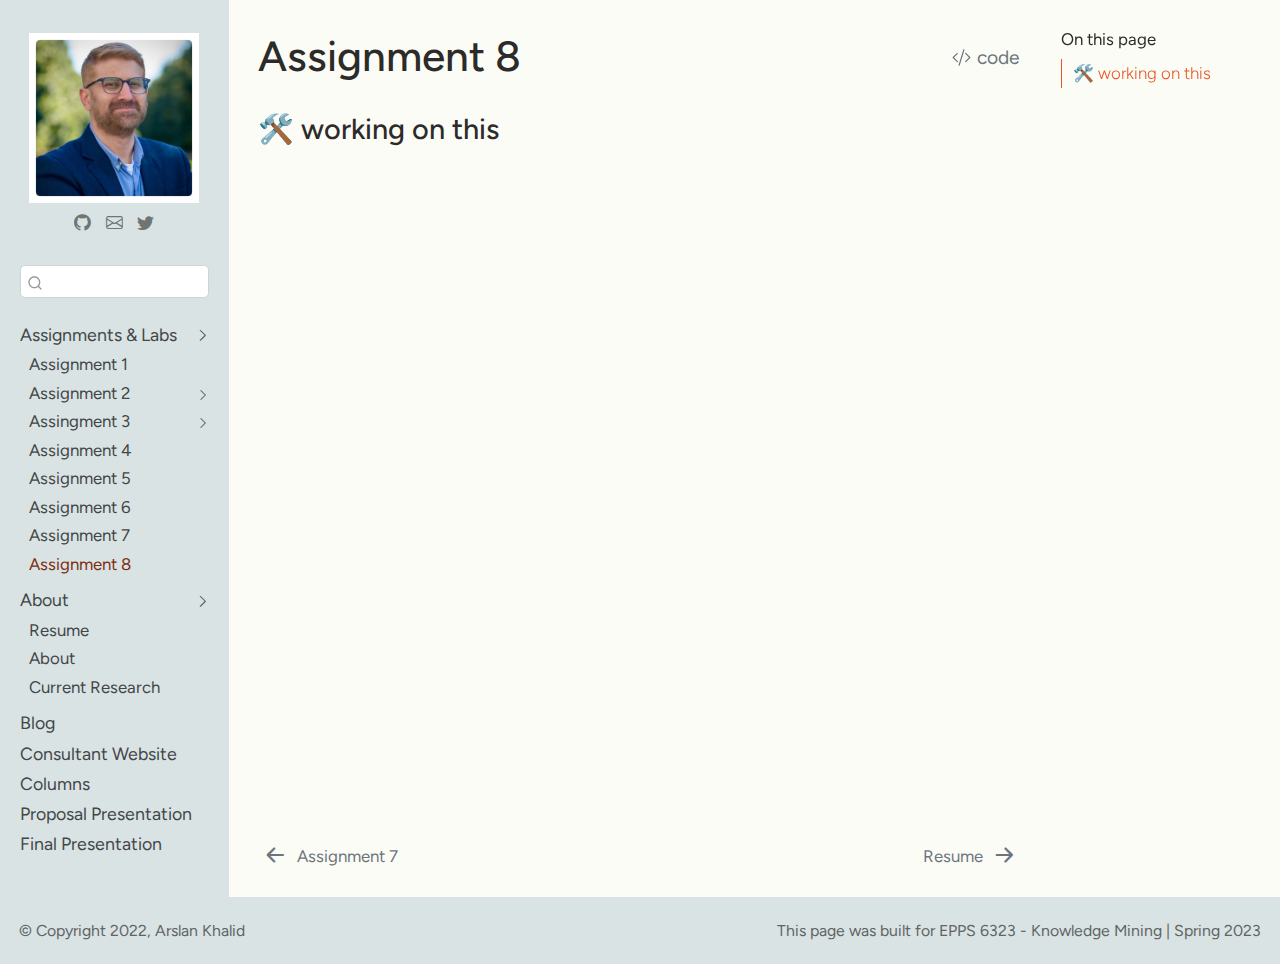
<file: assign_08.html>
<!DOCTYPE html>
<html xmlns="http://www.w3.org/1999/xhtml" lang="en" xml:lang="en"><head>

<meta charset="utf-8">
<meta name="generator" content="quarto-1.2.269">

<meta name="viewport" content="width=device-width, initial-scale=1.0, user-scalable=yes">


<title>Arslan Khalid - Assignment 8</title>
<style>
code{white-space: pre-wrap;}
span.smallcaps{font-variant: small-caps;}
div.columns{display: flex; gap: min(4vw, 1.5em);}
div.column{flex: auto; overflow-x: auto;}
div.hanging-indent{margin-left: 1.5em; text-indent: -1.5em;}
ul.task-list{list-style: none;}
ul.task-list li input[type="checkbox"] {
  width: 0.8em;
  margin: 0 0.8em 0.2em -1.6em;
  vertical-align: middle;
}
pre > code.sourceCode { white-space: pre; position: relative; }
pre > code.sourceCode > span { display: inline-block; line-height: 1.25; }
pre > code.sourceCode > span:empty { height: 1.2em; }
.sourceCode { overflow: visible; }
code.sourceCode > span { color: inherit; text-decoration: inherit; }
div.sourceCode { margin: 1em 0; }
pre.sourceCode { margin: 0; }
@media screen {
div.sourceCode { overflow: auto; }
}
@media print {
pre > code.sourceCode { white-space: pre-wrap; }
pre > code.sourceCode > span { text-indent: -5em; padding-left: 5em; }
}
pre.numberSource code
  { counter-reset: source-line 0; }
pre.numberSource code > span
  { position: relative; left: -4em; counter-increment: source-line; }
pre.numberSource code > span > a:first-child::before
  { content: counter(source-line);
    position: relative; left: -1em; text-align: right; vertical-align: baseline;
    border: none; display: inline-block;
    -webkit-touch-callout: none; -webkit-user-select: none;
    -khtml-user-select: none; -moz-user-select: none;
    -ms-user-select: none; user-select: none;
    padding: 0 4px; width: 4em;
    color: #aaaaaa;
  }
pre.numberSource { margin-left: 3em; border-left: 1px solid #aaaaaa;  padding-left: 4px; }
div.sourceCode
  {   }
@media screen {
pre > code.sourceCode > span > a:first-child::before { text-decoration: underline; }
}
code span.al { color: #ff0000; font-weight: bold; } /* Alert */
code span.an { color: #60a0b0; font-weight: bold; font-style: italic; } /* Annotation */
code span.at { color: #7d9029; } /* Attribute */
code span.bn { color: #40a070; } /* BaseN */
code span.bu { color: #008000; } /* BuiltIn */
code span.cf { color: #007020; font-weight: bold; } /* ControlFlow */
code span.ch { color: #4070a0; } /* Char */
code span.cn { color: #880000; } /* Constant */
code span.co { color: #60a0b0; font-style: italic; } /* Comment */
code span.cv { color: #60a0b0; font-weight: bold; font-style: italic; } /* CommentVar */
code span.do { color: #ba2121; font-style: italic; } /* Documentation */
code span.dt { color: #902000; } /* DataType */
code span.dv { color: #40a070; } /* DecVal */
code span.er { color: #ff0000; font-weight: bold; } /* Error */
code span.ex { } /* Extension */
code span.fl { color: #40a070; } /* Float */
code span.fu { color: #06287e; } /* Function */
code span.im { color: #008000; font-weight: bold; } /* Import */
code span.in { color: #60a0b0; font-weight: bold; font-style: italic; } /* Information */
code span.kw { color: #007020; font-weight: bold; } /* Keyword */
code span.op { color: #666666; } /* Operator */
code span.ot { color: #007020; } /* Other */
code span.pp { color: #bc7a00; } /* Preprocessor */
code span.sc { color: #4070a0; } /* SpecialChar */
code span.ss { color: #bb6688; } /* SpecialString */
code span.st { color: #4070a0; } /* String */
code span.va { color: #19177c; } /* Variable */
code span.vs { color: #4070a0; } /* VerbatimString */
code span.wa { color: #60a0b0; font-weight: bold; font-style: italic; } /* Warning */
</style>


<script src="site_libs/quarto-nav/quarto-nav.js"></script>
<script src="site_libs/clipboard/clipboard.min.js"></script>
<script src="site_libs/quarto-search/autocomplete.umd.js"></script>
<script src="site_libs/quarto-search/fuse.min.js"></script>
<script src="site_libs/quarto-search/quarto-search.js"></script>
<meta name="quarto:offset" content="./">
<link href="./CV_Arslan_Khalid_2022.pdf" rel="next">
<link href="./assign_07.html" rel="prev">
<script src="site_libs/quarto-html/quarto.js"></script>
<script src="site_libs/quarto-html/popper.min.js"></script>
<script src="site_libs/quarto-html/tippy.umd.min.js"></script>
<script src="site_libs/quarto-html/anchor.min.js"></script>
<link href="site_libs/quarto-html/tippy.css" rel="stylesheet">
<link href="site_libs/quarto-html/quarto-syntax-highlighting.css" rel="stylesheet" id="quarto-text-highlighting-styles">
<script src="site_libs/bootstrap/bootstrap.min.js"></script>
<link href="site_libs/bootstrap/bootstrap-icons.css" rel="stylesheet">
<link href="site_libs/bootstrap/bootstrap.min.css" rel="stylesheet" id="quarto-bootstrap" data-mode="light">
<script id="quarto-search-options" type="application/json">{
  "location": "sidebar",
  "copy-button": false,
  "collapse-after": 3,
  "panel-placement": "start",
  "type": "textbox",
  "limit": 20,
  "language": {
    "search-no-results-text": "No results",
    "search-matching-documents-text": "matching documents",
    "search-copy-link-title": "Copy link to search",
    "search-hide-matches-text": "Hide additional matches",
    "search-more-match-text": "more match in this document",
    "search-more-matches-text": "more matches in this document",
    "search-clear-button-title": "Clear",
    "search-detached-cancel-button-title": "Cancel",
    "search-submit-button-title": "Submit"
  }
}</script>
<link href="https://fonts.googleapis.com/css2?family=Figtree:ital,wght@0,400;0,700;0,800;1,400;1,700&amp;family=Spectral:ital,wght@0,500;0,800;1,500;1,800&amp;family=Ubuntu+Mono&amp;display=swap" rel="stylesheet">


<meta name="twitter:title" content="Arslan Khalid - Assignment 8">
<meta name="twitter:image" content="https://arslank87.wixsite.com/arslankhalid/images/logo_image2.jpeg">
<meta name="twitter:creator" content="@arslan_k">
<meta name="twitter:card" content="summary_large_image">
</head>

<body class="nav-sidebar docked">

<div id="quarto-search-results"></div>
  <header id="quarto-header" class="headroom fixed-top">
  <nav class="quarto-secondary-nav" data-bs-toggle="collapse" data-bs-target="#quarto-sidebar" aria-controls="quarto-sidebar" aria-expanded="false" aria-label="Toggle sidebar navigation" onclick="if (window.quartoToggleHeadroom) { window.quartoToggleHeadroom(); }">
    <div class="container-fluid d-flex justify-content-between">
      <h1 class="quarto-secondary-nav-title">Assignment 8</h1>
      <button type="button" class="quarto-btn-toggle btn" aria-label="Show secondary navigation">
        <i class="bi bi-chevron-right"></i>
      </button>
    </div>
  </nav>
</header>
<!-- content -->
<div id="quarto-content" class="quarto-container page-columns page-rows-contents page-layout-article">
<!-- sidebar -->
  <nav id="quarto-sidebar" class="sidebar collapse sidebar-navigation docked overflow-auto">
    <div class="pt-lg-2 mt-2 text-center sidebar-header">
      <a href="./index.html" class="sidebar-logo-link">
      <img src="./images/logo_image2.jpeg" alt="" class="sidebar-logo py-0 d-lg-inline d-none">
      </a>
      <div class="sidebar-tools-main tools-wide">
    <a href="https://github.com/arslankhalid-1" title="My GitHub" class="sidebar-tool px-1"><i class="bi bi-github"></i></a>
    <a href="mailto:arslan.khalid@utdallas.edu" title="Email" class="sidebar-tool px-1"><i class="bi bi-envelope"></i></a>
    <a href="https://twitter.com/arslan_k" title="Twitter" class="sidebar-tool px-1"><i class="bi bi-twitter"></i></a>
</div>
      </div>
      <div class="mt-2 flex-shrink-0 align-items-center">
        <div class="sidebar-search">
        <div id="quarto-search" class="" title="Search"></div>
        </div>
      </div>
    <div class="sidebar-menu-container"> 
    <ul class="list-unstyled mt-1">
        <li class="sidebar-item sidebar-item-section">
      <div class="sidebar-item-container"> 
            <a class="sidebar-item-text sidebar-link text-start" data-bs-toggle="collapse" data-bs-target="#quarto-sidebar-section-1" aria-expanded="true">Assignments &amp; Labs</a>
          <a class="sidebar-item-toggle text-start" data-bs-toggle="collapse" data-bs-target="#quarto-sidebar-section-1" aria-expanded="true">
            <i class="bi bi-chevron-right ms-2"></i>
          </a> 
      </div>
      <ul id="quarto-sidebar-section-1" class="collapse list-unstyled sidebar-section depth1 show">  
          <li class="sidebar-item">
  <div class="sidebar-item-container"> 
  <a href="./assign_01.html" class="sidebar-item-text sidebar-link">Assignment 1</a>
  </div>
</li>
          <li class="sidebar-item sidebar-item-section">
      <div class="sidebar-item-container"> 
            <a class="sidebar-item-text sidebar-link text-start collapsed" data-bs-toggle="collapse" data-bs-target="#quarto-sidebar-section-2" aria-expanded="false">Assignment 2</a>
          <a class="sidebar-item-toggle text-start collapsed" data-bs-toggle="collapse" data-bs-target="#quarto-sidebar-section-2" aria-expanded="false">
            <i class="bi bi-chevron-right ms-2"></i>
          </a> 
      </div>
      <ul id="quarto-sidebar-section-2" class="collapse list-unstyled sidebar-section depth2 ">  
          <li class="sidebar-item">
  <div class="sidebar-item-container"> 
  <a href="./assign_02.html" class="sidebar-item-text sidebar-link">Lab 01 &amp; 02</a>
  </div>
</li>
          <li class="sidebar-item">
  <div class="sidebar-item-container"> 
  <a href="./assign_02b.html" class="sidebar-item-text sidebar-link">Data Analysis</a>
  </div>
</li>
      </ul>
  </li>
          <li class="sidebar-item sidebar-item-section">
      <div class="sidebar-item-container"> 
            <a class="sidebar-item-text sidebar-link text-start collapsed" data-bs-toggle="collapse" data-bs-target="#quarto-sidebar-section-3" aria-expanded="false">Assingment 3</a>
          <a class="sidebar-item-toggle text-start collapsed" data-bs-toggle="collapse" data-bs-target="#quarto-sidebar-section-3" aria-expanded="false">
            <i class="bi bi-chevron-right ms-2"></i>
          </a> 
      </div>
      <ul id="quarto-sidebar-section-3" class="collapse list-unstyled sidebar-section depth2 ">  
          <li class="sidebar-item">
  <div class="sidebar-item-container"> 
  <a href="./lab_03.html" class="sidebar-item-text sidebar-link">Lab 03</a>
  </div>
</li>
          <li class="sidebar-item">
  <div class="sidebar-item-container"> 
  <a href="./assign_03.html" class="sidebar-item-text sidebar-link">Data Analysis</a>
  </div>
</li>
      </ul>
  </li>
          <li class="sidebar-item">
  <div class="sidebar-item-container"> 
  <a href="./assign_04.html" class="sidebar-item-text sidebar-link">Assignment 4</a>
  </div>
</li>
          <li class="sidebar-item">
  <div class="sidebar-item-container"> 
  <a href="./assign_05.html" class="sidebar-item-text sidebar-link">Assignment 5</a>
  </div>
</li>
          <li class="sidebar-item">
  <div class="sidebar-item-container"> 
  <a href="./assign_06.html" class="sidebar-item-text sidebar-link">Assignment 6</a>
  </div>
</li>
          <li class="sidebar-item">
  <div class="sidebar-item-container"> 
  <a href="./assign_07.html" class="sidebar-item-text sidebar-link">Assignment 7</a>
  </div>
</li>
          <li class="sidebar-item">
  <div class="sidebar-item-container"> 
  <a href="./assign_08.html" class="sidebar-item-text sidebar-link active">Assignment 8</a>
  </div>
</li>
      </ul>
  </li>
        <li class="sidebar-item sidebar-item-section">
      <div class="sidebar-item-container"> 
            <a class="sidebar-item-text sidebar-link text-start" data-bs-toggle="collapse" data-bs-target="#quarto-sidebar-section-4" aria-expanded="true">About</a>
          <a class="sidebar-item-toggle text-start" data-bs-toggle="collapse" data-bs-target="#quarto-sidebar-section-4" aria-expanded="true">
            <i class="bi bi-chevron-right ms-2"></i>
          </a> 
      </div>
      <ul id="quarto-sidebar-section-4" class="collapse list-unstyled sidebar-section depth1 show">  
          <li class="sidebar-item">
  <div class="sidebar-item-container"> 
  <a href="./CV_Arslan_Khalid_2022.pdf" class="sidebar-item-text sidebar-link">Resume</a>
  </div>
</li>
          <li class="sidebar-item">
  <div class="sidebar-item-container"> 
  <a href="./about.html" class="sidebar-item-text sidebar-link">About</a>
  </div>
</li>
          <li class="sidebar-item">
  <div class="sidebar-item-container"> 
  <a href="./research.html" class="sidebar-item-text sidebar-link">Current Research</a>
  </div>
</li>
      </ul>
  </li>
        <li class="sidebar-item">
  <div class="sidebar-item-container"> 
  <a href="./blog.qmd" class="sidebar-item-text sidebar-link">Blog</a>
  </div>
</li>
        <li class="sidebar-item">
  <div class="sidebar-item-container"> 
  <a href="https://arslank87.wixsite.com/arslankhalid" class="sidebar-item-text sidebar-link">Consultant Website</a>
  </div>
</li>
        <li class="sidebar-item">
  <div class="sidebar-item-container"> 
  <a href="https://archive.pakistantoday.com.pk/author/arslan-khalid/" class="sidebar-item-text sidebar-link">Columns</a>
  </div>
</li>
        <li class="sidebar-item">
  <div class="sidebar-item-container"> 
  <a href="https://docs.google.com/presentation/d/1LbaYy7zfQw6VAe-A1KnsgW6zwcfnFS6NwtBz4391u-s/edit?usp=sharing" class="sidebar-item-text sidebar-link">Proposal Presentation</a>
  </div>
</li>
        <li class="sidebar-item">
  <div class="sidebar-item-container"> 
  <a href="https://docs.google.com/presentation/d/1hmds7n6HG4gJ_Zusk8GIv8mCZbUwGE2CuyAT8TH0IjI/edit?usp=sharing" class="sidebar-item-text sidebar-link">Final Presentation</a>
  </div>
</li>
    </ul>
    </div>
</nav>
<!-- margin-sidebar -->
    <div id="quarto-margin-sidebar" class="sidebar margin-sidebar">
        <nav id="TOC" role="doc-toc" class="toc-active">
    <h2 id="toc-title">On this page</h2>
   
  <ul>
  <li><a href="#working-on-this" id="toc-working-on-this" class="nav-link active" data-scroll-target="#working-on-this">🛠️ working on this</a></li>
  </ul>
</nav>
    </div>
<!-- main -->
<main class="content" id="quarto-document-content">

<header id="title-block-header" class="quarto-title-block default">
<div class="quarto-title">
<div class="quarto-title-block"><div><h1 class="title d-none d-lg-block">Assignment 8</h1><button type="button" class="btn code-tools-button" id="quarto-code-tools-source"><i class="bi"></i> code</button></div></div>
</div>



<div class="quarto-title-meta">

    
  
    
  </div>
  

</header>

<section id="working-on-this" class="level3">
<h3 class="anchored" data-anchor-id="working-on-this">🛠️ working on this</h3>


<!-- -->

</section>

</main> <!-- /main -->
<script id="quarto-html-after-body" type="application/javascript">
window.document.addEventListener("DOMContentLoaded", function (event) {
  const toggleBodyColorMode = (bsSheetEl) => {
    const mode = bsSheetEl.getAttribute("data-mode");
    const bodyEl = window.document.querySelector("body");
    if (mode === "dark") {
      bodyEl.classList.add("quarto-dark");
      bodyEl.classList.remove("quarto-light");
    } else {
      bodyEl.classList.add("quarto-light");
      bodyEl.classList.remove("quarto-dark");
    }
  }
  const toggleBodyColorPrimary = () => {
    const bsSheetEl = window.document.querySelector("link#quarto-bootstrap");
    if (bsSheetEl) {
      toggleBodyColorMode(bsSheetEl);
    }
  }
  toggleBodyColorPrimary();  
  const icon = "";
  const anchorJS = new window.AnchorJS();
  anchorJS.options = {
    placement: 'right',
    icon: icon
  };
  anchorJS.add('.anchored');
  const clipboard = new window.ClipboardJS('.code-copy-button', {
    target: function(trigger) {
      return trigger.previousElementSibling;
    }
  });
  clipboard.on('success', function(e) {
    // button target
    const button = e.trigger;
    // don't keep focus
    button.blur();
    // flash "checked"
    button.classList.add('code-copy-button-checked');
    var currentTitle = button.getAttribute("title");
    button.setAttribute("title", "Copied!");
    let tooltip;
    if (window.bootstrap) {
      button.setAttribute("data-bs-toggle", "tooltip");
      button.setAttribute("data-bs-placement", "left");
      button.setAttribute("data-bs-title", "Copied!");
      tooltip = new bootstrap.Tooltip(button, 
        { trigger: "manual", 
          customClass: "code-copy-button-tooltip",
          offset: [0, -8]});
      tooltip.show();    
    }
    setTimeout(function() {
      if (tooltip) {
        tooltip.hide();
        button.removeAttribute("data-bs-title");
        button.removeAttribute("data-bs-toggle");
        button.removeAttribute("data-bs-placement");
      }
      button.setAttribute("title", currentTitle);
      button.classList.remove('code-copy-button-checked');
    }, 1000);
    // clear code selection
    e.clearSelection();
  });
  const viewSource = window.document.getElementById('quarto-view-source') ||
                     window.document.getElementById('quarto-code-tools-source');
  if (viewSource) {
    const sourceUrl = viewSource.getAttribute("data-quarto-source-url");
    viewSource.addEventListener("click", function(e) {
      if (sourceUrl) {
        // rstudio viewer pane
        if (/\bcapabilities=\b/.test(window.location)) {
          window.open(sourceUrl);
        } else {
          window.location.href = sourceUrl;
        }
      } else {
        const modal = new bootstrap.Modal(document.getElementById('quarto-embedded-source-code-modal'));
        modal.show();
      }
      return false;
    });
  }
  function toggleCodeHandler(show) {
    return function(e) {
      const detailsSrc = window.document.querySelectorAll(".cell > details > .sourceCode");
      for (let i=0; i<detailsSrc.length; i++) {
        const details = detailsSrc[i].parentElement;
        if (show) {
          details.open = true;
        } else {
          details.removeAttribute("open");
        }
      }
      const cellCodeDivs = window.document.querySelectorAll(".cell > .sourceCode");
      const fromCls = show ? "hidden" : "unhidden";
      const toCls = show ? "unhidden" : "hidden";
      for (let i=0; i<cellCodeDivs.length; i++) {
        const codeDiv = cellCodeDivs[i];
        if (codeDiv.classList.contains(fromCls)) {
          codeDiv.classList.remove(fromCls);
          codeDiv.classList.add(toCls);
        } 
      }
      return false;
    }
  }
  const hideAllCode = window.document.getElementById("quarto-hide-all-code");
  if (hideAllCode) {
    hideAllCode.addEventListener("click", toggleCodeHandler(false));
  }
  const showAllCode = window.document.getElementById("quarto-show-all-code");
  if (showAllCode) {
    showAllCode.addEventListener("click", toggleCodeHandler(true));
  }
  function tippyHover(el, contentFn) {
    const config = {
      allowHTML: true,
      content: contentFn,
      maxWidth: 500,
      delay: 100,
      arrow: false,
      appendTo: function(el) {
          return el.parentElement;
      },
      interactive: true,
      interactiveBorder: 10,
      theme: 'quarto',
      placement: 'bottom-start'
    };
    window.tippy(el, config); 
  }
  const noterefs = window.document.querySelectorAll('a[role="doc-noteref"]');
  for (var i=0; i<noterefs.length; i++) {
    const ref = noterefs[i];
    tippyHover(ref, function() {
      // use id or data attribute instead here
      let href = ref.getAttribute('data-footnote-href') || ref.getAttribute('href');
      try { href = new URL(href).hash; } catch {}
      const id = href.replace(/^#\/?/, "");
      const note = window.document.getElementById(id);
      return note.innerHTML;
    });
  }
  const findCites = (el) => {
    const parentEl = el.parentElement;
    if (parentEl) {
      const cites = parentEl.dataset.cites;
      if (cites) {
        return {
          el,
          cites: cites.split(' ')
        };
      } else {
        return findCites(el.parentElement)
      }
    } else {
      return undefined;
    }
  };
  var bibliorefs = window.document.querySelectorAll('a[role="doc-biblioref"]');
  for (var i=0; i<bibliorefs.length; i++) {
    const ref = bibliorefs[i];
    const citeInfo = findCites(ref);
    if (citeInfo) {
      tippyHover(citeInfo.el, function() {
        var popup = window.document.createElement('div');
        citeInfo.cites.forEach(function(cite) {
          var citeDiv = window.document.createElement('div');
          citeDiv.classList.add('hanging-indent');
          citeDiv.classList.add('csl-entry');
          var biblioDiv = window.document.getElementById('ref-' + cite);
          if (biblioDiv) {
            citeDiv.innerHTML = biblioDiv.innerHTML;
          }
          popup.appendChild(citeDiv);
        });
        return popup.innerHTML;
      });
    }
  }
});
</script>
<nav class="page-navigation">
  <div class="nav-page nav-page-previous">
      <a href="./assign_07.html" class="pagination-link">
        <i class="bi bi-arrow-left-short"></i> <span class="nav-page-text">Assignment 7</span>
      </a>          
  </div>
  <div class="nav-page nav-page-next">
      <a href="./CV_Arslan_Khalid_2022.pdf" class="pagination-link">
        <span class="nav-page-text">Resume</span> <i class="bi bi-arrow-right-short"></i>
      </a>
  </div>
</nav><div class="modal fade" id="quarto-embedded-source-code-modal" tabindex="-1" aria-labelledby="quarto-embedded-source-code-modal-label" aria-hidden="true"><div class="modal-dialog modal-dialog-scrollable"><div class="modal-content"><div class="modal-header"><h5 class="modal-title" id="quarto-embedded-source-code-modal-label">Source Code</h5><button class="btn-close" data-bs-dismiss="modal"></button></div><div class="modal-body"><div class="">
<div class="sourceCode" id="cb1" data-shortcodes="false"><pre class="sourceCode markdown code-with-copy"><code class="sourceCode markdown"><span id="cb1-1"><a href="#cb1-1" aria-hidden="true" tabindex="-1"></a><span class="co">---</span></span>
<span id="cb1-2"><a href="#cb1-2" aria-hidden="true" tabindex="-1"></a><span class="an">title:</span><span class="co"> "Assignment 8"</span></span>
<span id="cb1-3"><a href="#cb1-3" aria-hidden="true" tabindex="-1"></a><span class="an">backgroundcolor:</span><span class="co"> "#FCFCF6"</span></span>
<span id="cb1-4"><a href="#cb1-4" aria-hidden="true" tabindex="-1"></a><span class="an">editor:</span><span class="co"> visual</span></span>
<span id="cb1-5"><a href="#cb1-5" aria-hidden="true" tabindex="-1"></a><span class="co">---</span></span>
<span id="cb1-6"><a href="#cb1-6" aria-hidden="true" tabindex="-1"></a></span>
<span id="cb1-7"><a href="#cb1-7" aria-hidden="true" tabindex="-1"></a><span class="fu">### 🛠️ working on this </span></span></code><button title="Copy to Clipboard" class="code-copy-button"><i class="bi"></i></button></pre></div>
</div></div></div></div></div>
</div> <!-- /content -->
<footer class="footer">
  <div class="nav-footer">
    <div class="nav-footer-left">© Copyright 2022, Arslan Khalid</div>   
    <div class="nav-footer-right">This page was built for EPPS 6323 - Knowledge Mining | Spring 2023</div>
  </div>
</footer>



</body></html>
</file>
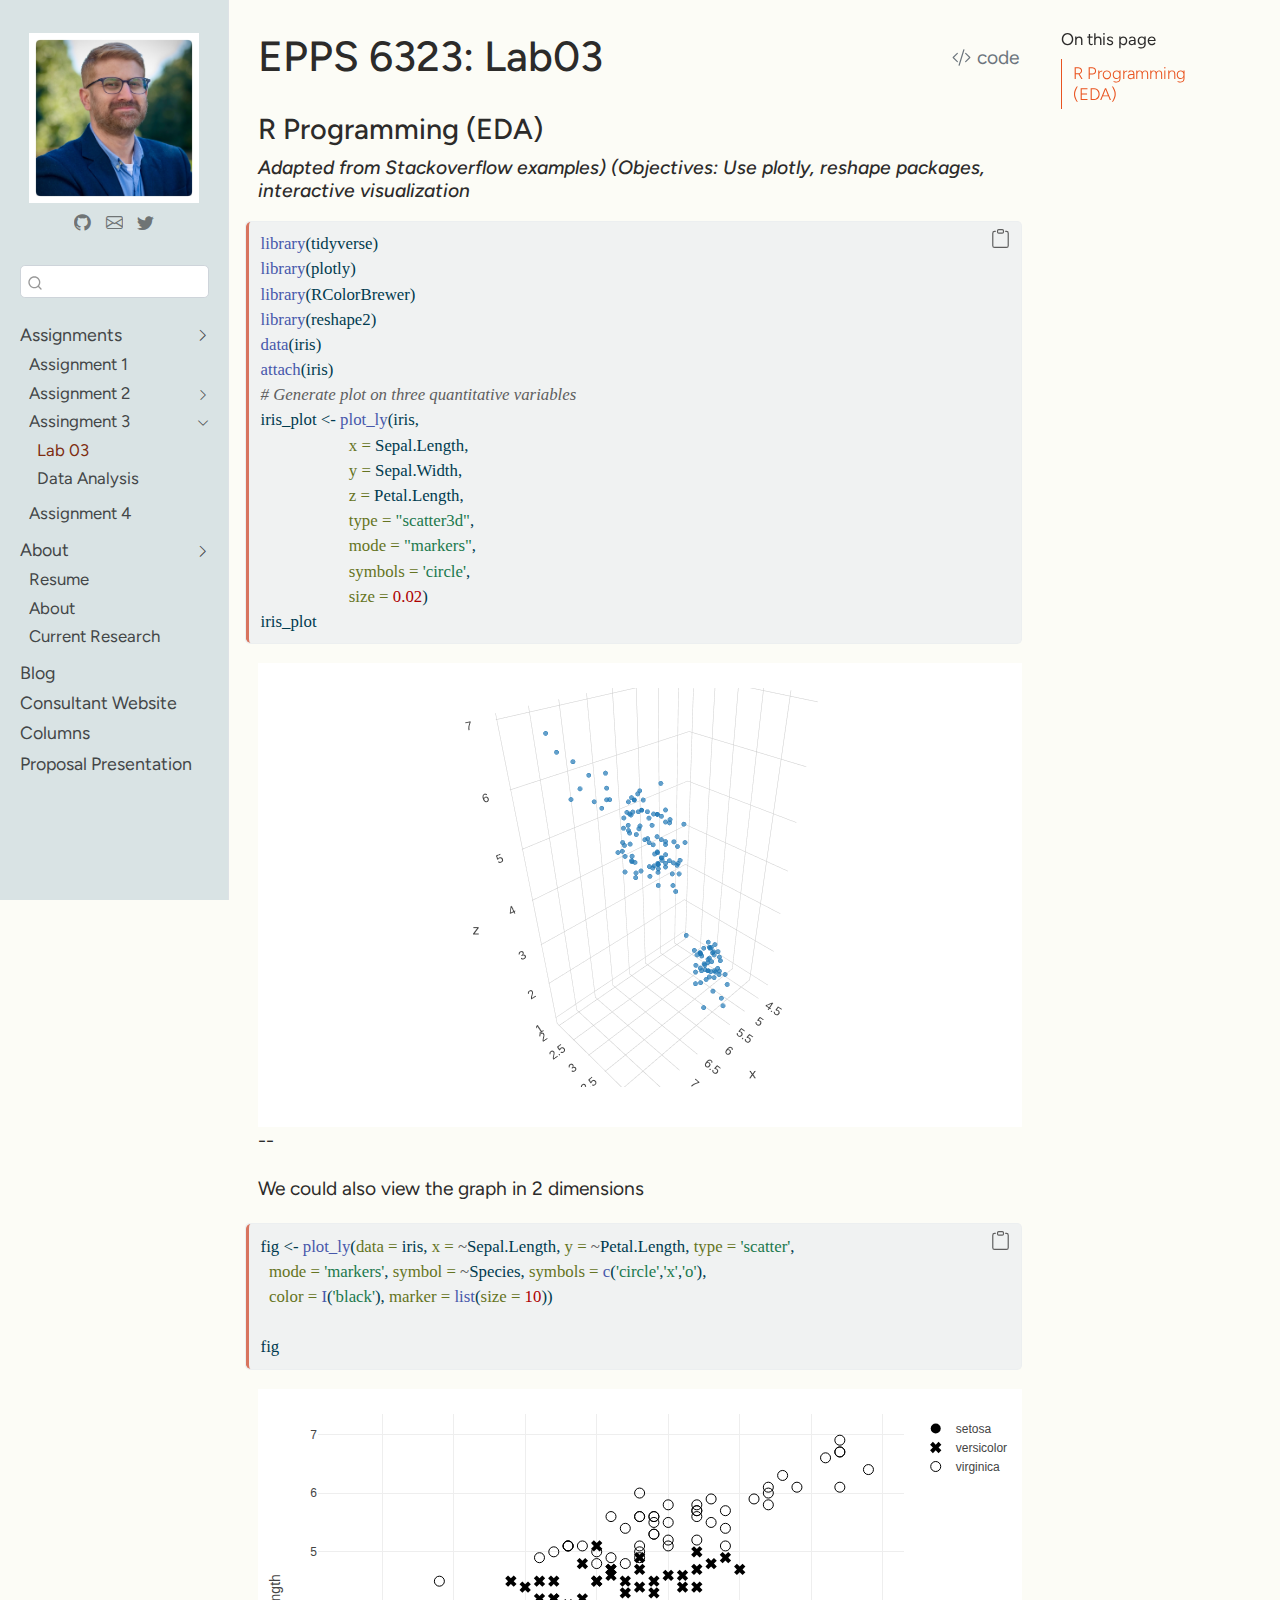
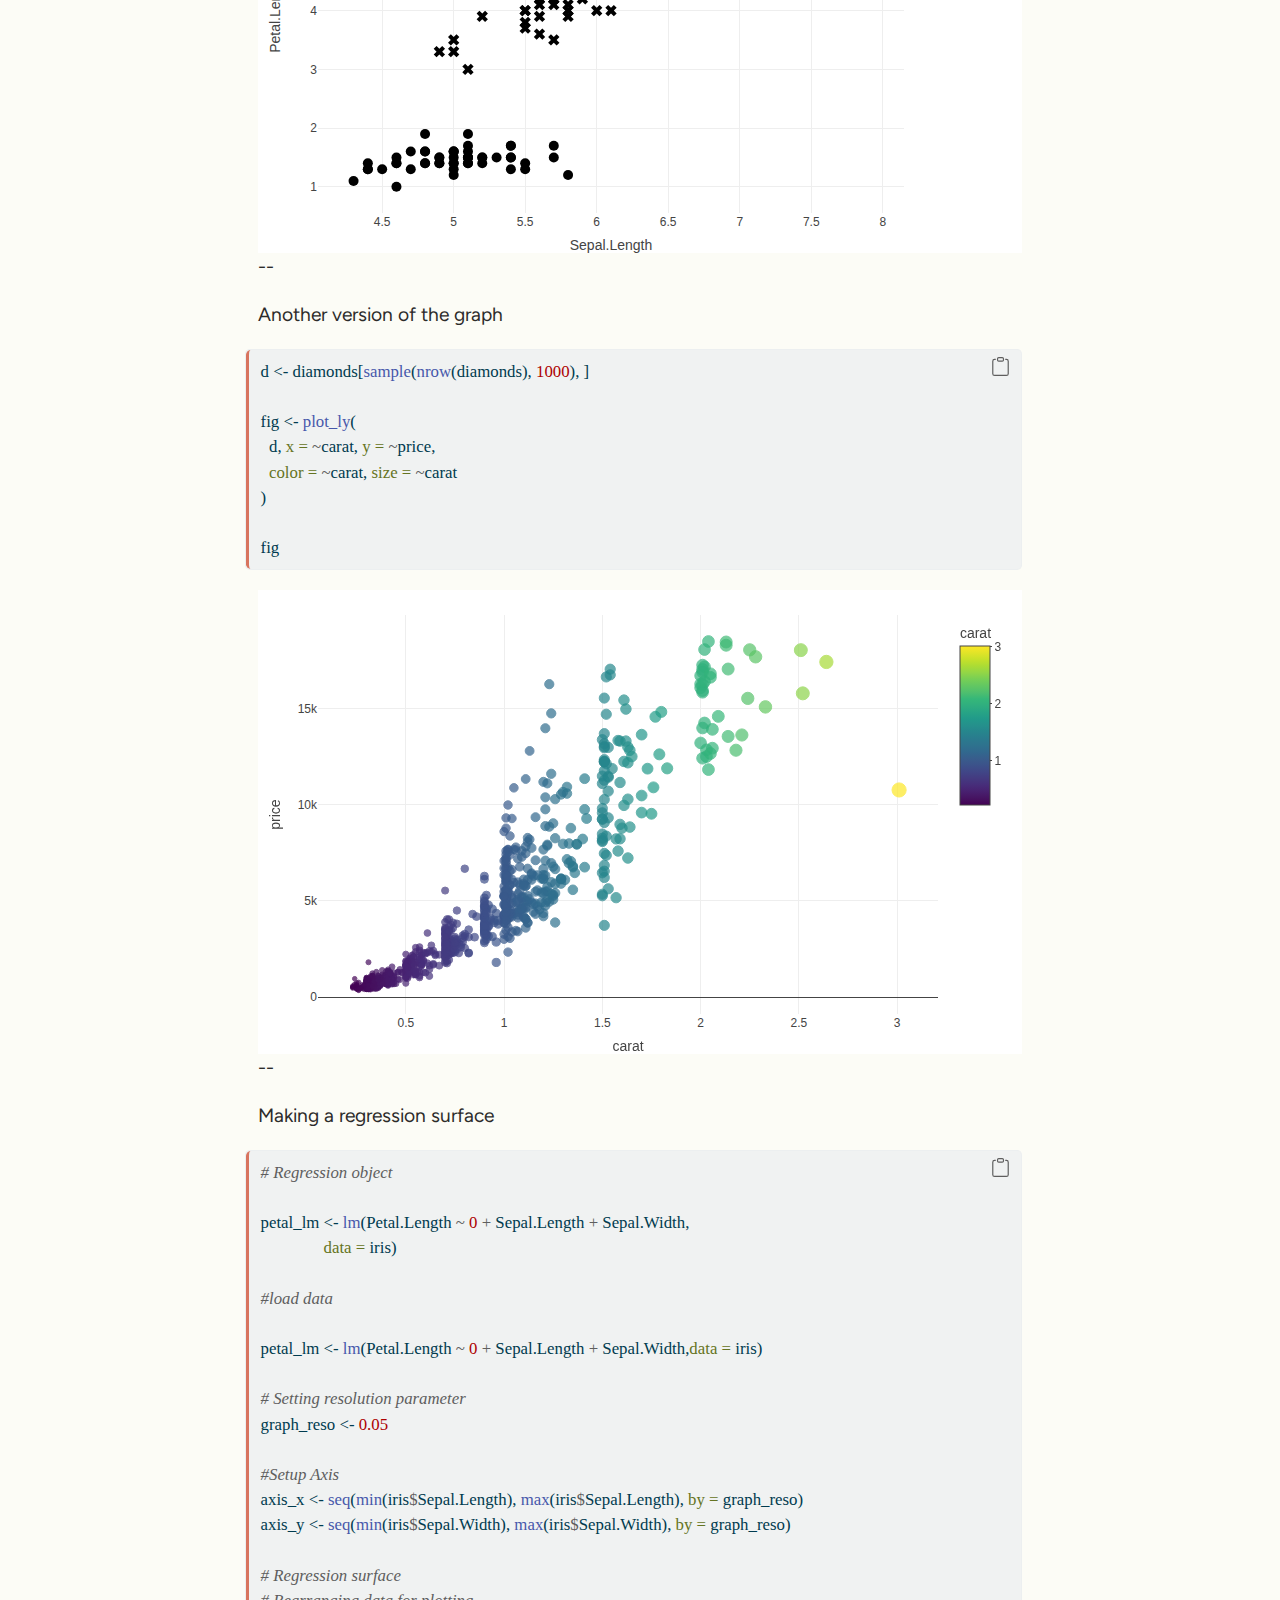
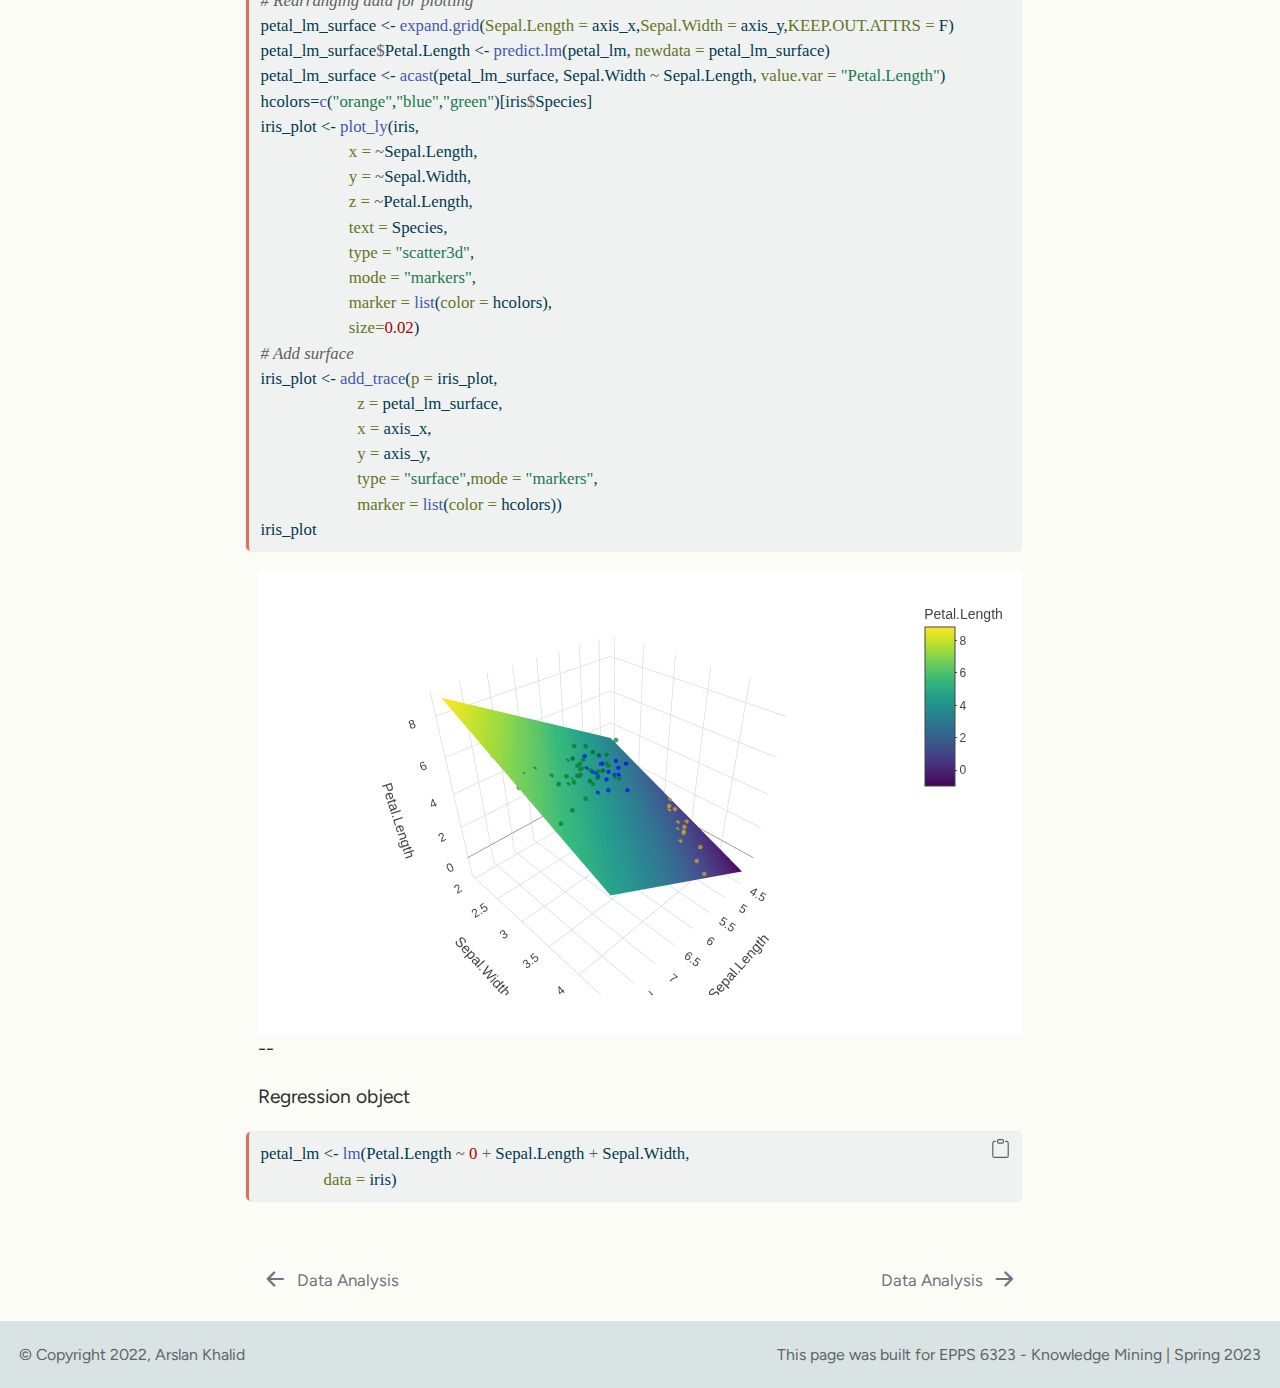
<file: lab_03.html>
<!DOCTYPE html>
<html xmlns="http://www.w3.org/1999/xhtml" lang="en" xml:lang="en"><head>

<meta charset="utf-8">
<meta name="generator" content="quarto-1.2.269">

<meta name="viewport" content="width=device-width, initial-scale=1.0, user-scalable=yes">


<title>Arslan Khalid - EPPS 6323: Lab03</title>
<style>
code{white-space: pre-wrap;}
span.smallcaps{font-variant: small-caps;}
div.columns{display: flex; gap: min(4vw, 1.5em);}
div.column{flex: auto; overflow-x: auto;}
div.hanging-indent{margin-left: 1.5em; text-indent: -1.5em;}
ul.task-list{list-style: none;}
ul.task-list li input[type="checkbox"] {
  width: 0.8em;
  margin: 0 0.8em 0.2em -1.6em;
  vertical-align: middle;
}
pre > code.sourceCode { white-space: pre; position: relative; }
pre > code.sourceCode > span { display: inline-block; line-height: 1.25; }
pre > code.sourceCode > span:empty { height: 1.2em; }
.sourceCode { overflow: visible; }
code.sourceCode > span { color: inherit; text-decoration: inherit; }
div.sourceCode { margin: 1em 0; }
pre.sourceCode { margin: 0; }
@media screen {
div.sourceCode { overflow: auto; }
}
@media print {
pre > code.sourceCode { white-space: pre-wrap; }
pre > code.sourceCode > span { text-indent: -5em; padding-left: 5em; }
}
pre.numberSource code
  { counter-reset: source-line 0; }
pre.numberSource code > span
  { position: relative; left: -4em; counter-increment: source-line; }
pre.numberSource code > span > a:first-child::before
  { content: counter(source-line);
    position: relative; left: -1em; text-align: right; vertical-align: baseline;
    border: none; display: inline-block;
    -webkit-touch-callout: none; -webkit-user-select: none;
    -khtml-user-select: none; -moz-user-select: none;
    -ms-user-select: none; user-select: none;
    padding: 0 4px; width: 4em;
    color: #aaaaaa;
  }
pre.numberSource { margin-left: 3em; border-left: 1px solid #aaaaaa;  padding-left: 4px; }
div.sourceCode
  {   }
@media screen {
pre > code.sourceCode > span > a:first-child::before { text-decoration: underline; }
}
code span.al { color: #ff0000; font-weight: bold; } /* Alert */
code span.an { color: #60a0b0; font-weight: bold; font-style: italic; } /* Annotation */
code span.at { color: #7d9029; } /* Attribute */
code span.bn { color: #40a070; } /* BaseN */
code span.bu { color: #008000; } /* BuiltIn */
code span.cf { color: #007020; font-weight: bold; } /* ControlFlow */
code span.ch { color: #4070a0; } /* Char */
code span.cn { color: #880000; } /* Constant */
code span.co { color: #60a0b0; font-style: italic; } /* Comment */
code span.cv { color: #60a0b0; font-weight: bold; font-style: italic; } /* CommentVar */
code span.do { color: #ba2121; font-style: italic; } /* Documentation */
code span.dt { color: #902000; } /* DataType */
code span.dv { color: #40a070; } /* DecVal */
code span.er { color: #ff0000; font-weight: bold; } /* Error */
code span.ex { } /* Extension */
code span.fl { color: #40a070; } /* Float */
code span.fu { color: #06287e; } /* Function */
code span.im { color: #008000; font-weight: bold; } /* Import */
code span.in { color: #60a0b0; font-weight: bold; font-style: italic; } /* Information */
code span.kw { color: #007020; font-weight: bold; } /* Keyword */
code span.op { color: #666666; } /* Operator */
code span.ot { color: #007020; } /* Other */
code span.pp { color: #bc7a00; } /* Preprocessor */
code span.sc { color: #4070a0; } /* SpecialChar */
code span.ss { color: #bb6688; } /* SpecialString */
code span.st { color: #4070a0; } /* String */
code span.va { color: #19177c; } /* Variable */
code span.vs { color: #4070a0; } /* VerbatimString */
code span.wa { color: #60a0b0; font-weight: bold; font-style: italic; } /* Warning */
</style>


<script src="site_libs/quarto-nav/quarto-nav.js"></script>
<script src="site_libs/clipboard/clipboard.min.js"></script>
<script src="site_libs/quarto-search/autocomplete.umd.js"></script>
<script src="site_libs/quarto-search/fuse.min.js"></script>
<script src="site_libs/quarto-search/quarto-search.js"></script>
<meta name="quarto:offset" content="./">
<link href="./assign_03.html" rel="next">
<link href="./assign_02b.html" rel="prev">
<script src="site_libs/quarto-html/quarto.js"></script>
<script src="site_libs/quarto-html/popper.min.js"></script>
<script src="site_libs/quarto-html/tippy.umd.min.js"></script>
<script src="site_libs/quarto-html/anchor.min.js"></script>
<link href="site_libs/quarto-html/tippy.css" rel="stylesheet">
<link href="site_libs/quarto-html/quarto-syntax-highlighting.css" rel="stylesheet" id="quarto-text-highlighting-styles">
<script src="site_libs/bootstrap/bootstrap.min.js"></script>
<link href="site_libs/bootstrap/bootstrap-icons.css" rel="stylesheet">
<link href="site_libs/bootstrap/bootstrap.min.css" rel="stylesheet" id="quarto-bootstrap" data-mode="light">
<script id="quarto-search-options" type="application/json">{
  "location": "sidebar",
  "copy-button": false,
  "collapse-after": 3,
  "panel-placement": "start",
  "type": "textbox",
  "limit": 20,
  "language": {
    "search-no-results-text": "No results",
    "search-matching-documents-text": "matching documents",
    "search-copy-link-title": "Copy link to search",
    "search-hide-matches-text": "Hide additional matches",
    "search-more-match-text": "more match in this document",
    "search-more-matches-text": "more matches in this document",
    "search-clear-button-title": "Clear",
    "search-detached-cancel-button-title": "Cancel",
    "search-submit-button-title": "Submit"
  }
}</script>
<script src="site_libs/htmlwidgets-1.6.1/htmlwidgets.js"></script>
<script src="site_libs/plotly-binding-4.10.1/plotly.js"></script>
<script src="site_libs/typedarray-0.1/typedarray.min.js"></script>
<script src="site_libs/jquery-3.5.1/jquery.min.js"></script>
<link href="site_libs/crosstalk-1.2.0/css/crosstalk.min.css" rel="stylesheet">
<script src="site_libs/crosstalk-1.2.0/js/crosstalk.min.js"></script>
<link href="site_libs/plotly-htmlwidgets-css-2.11.1/plotly-htmlwidgets.css" rel="stylesheet">
<script src="site_libs/plotly-main-2.11.1/plotly-latest.min.js"></script>
<link href="https://fonts.googleapis.com/css2?family=Figtree:ital,wght@0,400;0,700;0,800;1,400;1,700&amp;family=Spectral:ital,wght@0,500;0,800;1,500;1,800&amp;family=Ubuntu+Mono&amp;display=swap" rel="stylesheet">


<meta name="twitter:title" content="Arslan Khalid - EPPS 6323: Lab03">
<meta name="twitter:image" content="https://arslank87.wixsite.com/arslankhalid/images/logo_image2.jpeg">
<meta name="twitter:creator" content="@arslan_k">
<meta name="twitter:card" content="summary_large_image">
</head>

<body class="nav-sidebar docked">

<div id="quarto-search-results"></div>
  <header id="quarto-header" class="headroom fixed-top">
  <nav class="quarto-secondary-nav" data-bs-toggle="collapse" data-bs-target="#quarto-sidebar" aria-controls="quarto-sidebar" aria-expanded="false" aria-label="Toggle sidebar navigation" onclick="if (window.quartoToggleHeadroom) { window.quartoToggleHeadroom(); }">
    <div class="container-fluid d-flex justify-content-between">
      <h1 class="quarto-secondary-nav-title">EPPS 6323: Lab03</h1>
      <button type="button" class="quarto-btn-toggle btn" aria-label="Show secondary navigation">
        <i class="bi bi-chevron-right"></i>
      </button>
    </div>
  </nav>
</header>
<!-- content -->
<div id="quarto-content" class="quarto-container page-columns page-rows-contents page-layout-article">
<!-- sidebar -->
  <nav id="quarto-sidebar" class="sidebar collapse sidebar-navigation docked overflow-auto">
    <div class="pt-lg-2 mt-2 text-center sidebar-header">
      <a href="./index.html" class="sidebar-logo-link">
      <img src="./images/logo_image2.jpeg" alt="" class="sidebar-logo py-0 d-lg-inline d-none">
      </a>
      <div class="sidebar-tools-main tools-wide">
    <a href="https://github.com/arslankhalid-1" title="My GitHub" class="sidebar-tool px-1"><i class="bi bi-github"></i></a>
    <a href="mailto:arslan.khalid@utdallas.edu" title="Email" class="sidebar-tool px-1"><i class="bi bi-envelope"></i></a>
    <a href="https://twitter.com/arslan_k" title="Twitter" class="sidebar-tool px-1"><i class="bi bi-twitter"></i></a>
</div>
      </div>
      <div class="mt-2 flex-shrink-0 align-items-center">
        <div class="sidebar-search">
        <div id="quarto-search" class="" title="Search"></div>
        </div>
      </div>
    <div class="sidebar-menu-container"> 
    <ul class="list-unstyled mt-1">
        <li class="sidebar-item sidebar-item-section">
      <div class="sidebar-item-container"> 
            <a class="sidebar-item-text sidebar-link text-start" data-bs-toggle="collapse" data-bs-target="#quarto-sidebar-section-1" aria-expanded="true">Assignments</a>
          <a class="sidebar-item-toggle text-start" data-bs-toggle="collapse" data-bs-target="#quarto-sidebar-section-1" aria-expanded="true">
            <i class="bi bi-chevron-right ms-2"></i>
          </a> 
      </div>
      <ul id="quarto-sidebar-section-1" class="collapse list-unstyled sidebar-section depth1 show">  
          <li class="sidebar-item">
  <div class="sidebar-item-container"> 
  <a href="./assign_01.qmd" class="sidebar-item-text sidebar-link">Assignment 1</a>
  </div>
</li>
          <li class="sidebar-item sidebar-item-section">
      <div class="sidebar-item-container"> 
            <a class="sidebar-item-text sidebar-link text-start collapsed" data-bs-toggle="collapse" data-bs-target="#quarto-sidebar-section-2" aria-expanded="false">Assignment 2</a>
          <a class="sidebar-item-toggle text-start collapsed" data-bs-toggle="collapse" data-bs-target="#quarto-sidebar-section-2" aria-expanded="false">
            <i class="bi bi-chevron-right ms-2"></i>
          </a> 
      </div>
      <ul id="quarto-sidebar-section-2" class="collapse list-unstyled sidebar-section depth2 ">  
          <li class="sidebar-item">
  <div class="sidebar-item-container"> 
  <a href="./assign_02.html" class="sidebar-item-text sidebar-link">Lab 01 &amp; 02</a>
  </div>
</li>
          <li class="sidebar-item">
  <div class="sidebar-item-container"> 
  <a href="./assign_02b.html" class="sidebar-item-text sidebar-link">Data Analysis</a>
  </div>
</li>
      </ul>
  </li>
          <li class="sidebar-item sidebar-item-section">
      <div class="sidebar-item-container"> 
            <a class="sidebar-item-text sidebar-link text-start" data-bs-toggle="collapse" data-bs-target="#quarto-sidebar-section-3" aria-expanded="true">Assingment 3</a>
          <a class="sidebar-item-toggle text-start" data-bs-toggle="collapse" data-bs-target="#quarto-sidebar-section-3" aria-expanded="true">
            <i class="bi bi-chevron-right ms-2"></i>
          </a> 
      </div>
      <ul id="quarto-sidebar-section-3" class="collapse list-unstyled sidebar-section depth2 show">  
          <li class="sidebar-item">
  <div class="sidebar-item-container"> 
  <a href="./lab_03.html" class="sidebar-item-text sidebar-link active">Lab 03</a>
  </div>
</li>
          <li class="sidebar-item">
  <div class="sidebar-item-container"> 
  <a href="./assign_03.html" class="sidebar-item-text sidebar-link">Data Analysis</a>
  </div>
</li>
      </ul>
  </li>
          <li class="sidebar-item">
  <div class="sidebar-item-container"> 
  <a href="./assign_04.html" class="sidebar-item-text sidebar-link">Assignment 4</a>
  </div>
</li>
      </ul>
  </li>
        <li class="sidebar-item sidebar-item-section">
      <div class="sidebar-item-container"> 
            <a class="sidebar-item-text sidebar-link text-start" data-bs-toggle="collapse" data-bs-target="#quarto-sidebar-section-4" aria-expanded="true">About</a>
          <a class="sidebar-item-toggle text-start" data-bs-toggle="collapse" data-bs-target="#quarto-sidebar-section-4" aria-expanded="true">
            <i class="bi bi-chevron-right ms-2"></i>
          </a> 
      </div>
      <ul id="quarto-sidebar-section-4" class="collapse list-unstyled sidebar-section depth1 show">  
          <li class="sidebar-item">
  <div class="sidebar-item-container"> 
  <a href="./CV_Arslan_Khalid_2022.pdf" class="sidebar-item-text sidebar-link">Resume</a>
  </div>
</li>
          <li class="sidebar-item">
  <div class="sidebar-item-container"> 
  <a href="./about.html" class="sidebar-item-text sidebar-link">About</a>
  </div>
</li>
          <li class="sidebar-item">
  <div class="sidebar-item-container"> 
  <a href="./research.html" class="sidebar-item-text sidebar-link">Current Research</a>
  </div>
</li>
      </ul>
  </li>
        <li class="sidebar-item">
  <div class="sidebar-item-container"> 
  <a href="./blog.qmd" class="sidebar-item-text sidebar-link">Blog</a>
  </div>
</li>
        <li class="sidebar-item">
  <div class="sidebar-item-container"> 
  <a href="https://arslank87.wixsite.com/arslankhalid" class="sidebar-item-text sidebar-link">Consultant Website</a>
  </div>
</li>
        <li class="sidebar-item">
  <div class="sidebar-item-container"> 
  <a href="https://archive.pakistantoday.com.pk/author/arslan-khalid/" class="sidebar-item-text sidebar-link">Columns</a>
  </div>
</li>
        <li class="sidebar-item">
  <div class="sidebar-item-container"> 
  <a href="https://docs.google.com/presentation/d/1LbaYy7zfQw6VAe-A1KnsgW6zwcfnFS6NwtBz4391u-s/edit?usp=sharing" class="sidebar-item-text sidebar-link">Proposal Presentation</a>
  </div>
</li>
    </ul>
    </div>
</nav>
<!-- margin-sidebar -->
    <div id="quarto-margin-sidebar" class="sidebar margin-sidebar">
        <nav id="TOC" role="doc-toc" class="toc-active">
    <h2 id="toc-title">On this page</h2>
   
  <ul>
  <li><a href="#r-programming-eda" id="toc-r-programming-eda" class="nav-link active" data-scroll-target="#r-programming-eda">R Programming (EDA)</a></li>
  </ul>
</nav>
    </div>
<!-- main -->
<main class="content" id="quarto-document-content">

<header id="title-block-header" class="quarto-title-block default">
<div class="quarto-title">
<div class="quarto-title-block"><div><h1 class="title d-none d-lg-block">EPPS 6323: Lab03</h1><button type="button" class="btn code-tools-button" id="quarto-code-tools-source"><i class="bi"></i> code</button></div></div>
</div>



<div class="quarto-title-meta">

    
  
    
  </div>
  

</header>

<section id="r-programming-eda" class="level3">
<h3 class="anchored" data-anchor-id="r-programming-eda">R Programming (EDA)</h3>
<section id="adapted-from-stackoverflow-examples-objectives-use-plotly-reshape-packages-interactive-visualization" class="level6">
<h6 class="anchored" data-anchor-id="adapted-from-stackoverflow-examples-objectives-use-plotly-reshape-packages-interactive-visualization"><em>Adapted from Stackoverflow examples) (Objectives: Use plotly, reshape packages, interactive visualization</em></h6>
<div class="cell">
<div class="sourceCode cell-code" id="cb1"><pre class="sourceCode r code-with-copy"><code class="sourceCode r"><span id="cb1-1"><a href="#cb1-1" aria-hidden="true" tabindex="-1"></a><span class="fu">library</span>(tidyverse)</span>
<span id="cb1-2"><a href="#cb1-2" aria-hidden="true" tabindex="-1"></a><span class="fu">library</span>(plotly)</span>
<span id="cb1-3"><a href="#cb1-3" aria-hidden="true" tabindex="-1"></a><span class="fu">library</span>(RColorBrewer)</span>
<span id="cb1-4"><a href="#cb1-4" aria-hidden="true" tabindex="-1"></a><span class="fu">library</span>(reshape2)</span>
<span id="cb1-5"><a href="#cb1-5" aria-hidden="true" tabindex="-1"></a><span class="fu">data</span>(iris)</span>
<span id="cb1-6"><a href="#cb1-6" aria-hidden="true" tabindex="-1"></a><span class="fu">attach</span>(iris)</span>
<span id="cb1-7"><a href="#cb1-7" aria-hidden="true" tabindex="-1"></a><span class="co"># Generate plot on three quantitative variables</span></span>
<span id="cb1-8"><a href="#cb1-8" aria-hidden="true" tabindex="-1"></a>iris_plot <span class="ot">&lt;-</span> <span class="fu">plot_ly</span>(iris,</span>
<span id="cb1-9"><a href="#cb1-9" aria-hidden="true" tabindex="-1"></a>                     <span class="at">x =</span> Sepal.Length,</span>
<span id="cb1-10"><a href="#cb1-10" aria-hidden="true" tabindex="-1"></a>                     <span class="at">y =</span> Sepal.Width,</span>
<span id="cb1-11"><a href="#cb1-11" aria-hidden="true" tabindex="-1"></a>                     <span class="at">z =</span> Petal.Length,</span>
<span id="cb1-12"><a href="#cb1-12" aria-hidden="true" tabindex="-1"></a>                     <span class="at">type =</span> <span class="st">"scatter3d"</span>,</span>
<span id="cb1-13"><a href="#cb1-13" aria-hidden="true" tabindex="-1"></a>                     <span class="at">mode =</span> <span class="st">"markers"</span>,</span>
<span id="cb1-14"><a href="#cb1-14" aria-hidden="true" tabindex="-1"></a>                     <span class="at">symbols =</span> <span class="st">'circle'</span>,</span>
<span id="cb1-15"><a href="#cb1-15" aria-hidden="true" tabindex="-1"></a>                     <span class="at">size =</span> <span class="fl">0.02</span>)</span>
<span id="cb1-16"><a href="#cb1-16" aria-hidden="true" tabindex="-1"></a>iris_plot</span></code><button title="Copy to Clipboard" class="code-copy-button"><i class="bi"></i></button></pre></div>
<div class="cell-output-display">
<div class="plotly html-widget html-fill-item-overflow-hidden html-fill-item" id="htmlwidget-b06e005c4558d1a2b1ff" style="width:100%;height:464px;"></div>
<script type="application/json" data-for="htmlwidget-b06e005c4558d1a2b1ff">{"x":{"visdat":{"14a841d9e55de":["function () ","plotlyVisDat"]},"cur_data":"14a841d9e55de","attrs":{"14a841d9e55de":{"x":[5.1,4.9,4.7,4.6,5,5.4,4.6,5,4.4,4.9,5.4,4.8,4.8,4.3,5.8,5.7,5.4,5.1,5.7,5.1,5.4,5.1,4.6,5.1,4.8,5,5,5.2,5.2,4.7,4.8,5.4,5.2,5.5,4.9,5,5.5,4.9,4.4,5.1,5,4.5,4.4,5,5.1,4.8,5.1,4.6,5.3,5,7,6.4,6.9,5.5,6.5,5.7,6.3,4.9,6.6,5.2,5,5.9,6,6.1,5.6,6.7,5.6,5.8,6.2,5.6,5.9,6.1,6.3,6.1,6.4,6.6,6.8,6.7,6,5.7,5.5,5.5,5.8,6,5.4,6,6.7,6.3,5.6,5.5,5.5,6.1,5.8,5,5.6,5.7,5.7,6.2,5.1,5.7,6.3,5.8,7.1,6.3,6.5,7.6,4.9,7.3,6.7,7.2,6.5,6.4,6.8,5.7,5.8,6.4,6.5,7.7,7.7,6,6.9,5.6,7.7,6.3,6.7,7.2,6.2,6.1,6.4,7.2,7.4,7.9,6.4,6.3,6.1,7.7,6.3,6.4,6,6.9,6.7,6.9,5.8,6.8,6.7,6.7,6.3,6.5,6.2,5.9],"y":[3.5,3,3.2,3.1,3.6,3.9,3.4,3.4,2.9,3.1,3.7,3.4,3,3,4,4.4,3.9,3.5,3.8,3.8,3.4,3.7,3.6,3.3,3.4,3,3.4,3.5,3.4,3.2,3.1,3.4,4.1,4.2,3.1,3.2,3.5,3.6,3,3.4,3.5,2.3,3.2,3.5,3.8,3,3.8,3.2,3.7,3.3,3.2,3.2,3.1,2.3,2.8,2.8,3.3,2.4,2.9,2.7,2,3,2.2,2.9,2.9,3.1,3,2.7,2.2,2.5,3.2,2.8,2.5,2.8,2.9,3,2.8,3,2.9,2.6,2.4,2.4,2.7,2.7,3,3.4,3.1,2.3,3,2.5,2.6,3,2.6,2.3,2.7,3,2.9,2.9,2.5,2.8,3.3,2.7,3,2.9,3,3,2.5,2.9,2.5,3.6,3.2,2.7,3,2.5,2.8,3.2,3,3.8,2.6,2.2,3.2,2.8,2.8,2.7,3.3,3.2,2.8,3,2.8,3,2.8,3.8,2.8,2.8,2.6,3,3.4,3.1,3,3.1,3.1,3.1,2.7,3.2,3.3,3,2.5,3,3.4,3],"z":[1.4,1.4,1.3,1.5,1.4,1.7,1.4,1.5,1.4,1.5,1.5,1.6,1.4,1.1,1.2,1.5,1.3,1.4,1.7,1.5,1.7,1.5,1,1.7,1.9,1.6,1.6,1.5,1.4,1.6,1.6,1.5,1.5,1.4,1.5,1.2,1.3,1.4,1.3,1.5,1.3,1.3,1.3,1.6,1.9,1.4,1.6,1.4,1.5,1.4,4.7,4.5,4.9,4,4.6,4.5,4.7,3.3,4.6,3.9,3.5,4.2,4,4.7,3.6,4.4,4.5,4.1,4.5,3.9,4.8,4,4.9,4.7,4.3,4.4,4.8,5,4.5,3.5,3.8,3.7,3.9,5.1,4.5,4.5,4.7,4.4,4.1,4,4.4,4.6,4,3.3,4.2,4.2,4.2,4.3,3,4.1,6,5.1,5.9,5.6,5.8,6.6,4.5,6.3,5.8,6.1,5.1,5.3,5.5,5,5.1,5.3,5.5,6.7,6.9,5,5.7,4.9,6.7,4.9,5.7,6,4.8,4.9,5.6,5.8,6.1,6.4,5.6,5.1,5.6,6.1,5.6,5.5,4.8,5.4,5.6,5.1,5.1,5.9,5.7,5.2,5,5.2,5.4,5.1],"mode":"markers","size":0.02,"alpha_stroke":1,"sizes":[10,100],"spans":[1,20],"symbols":"circle","type":"scatter3d"}},"layout":{"margin":{"b":40,"l":60,"t":25,"r":10},"scene":{"xaxis":{"title":[]},"yaxis":{"title":[]},"zaxis":{"title":[]}},"hovermode":"closest","showlegend":false},"source":"A","config":{"modeBarButtonsToAdd":["hoverclosest","hovercompare"],"showSendToCloud":false},"data":[{"x":[5.1,4.9,4.7,4.6,5,5.4,4.6,5,4.4,4.9,5.4,4.8,4.8,4.3,5.8,5.7,5.4,5.1,5.7,5.1,5.4,5.1,4.6,5.1,4.8,5,5,5.2,5.2,4.7,4.8,5.4,5.2,5.5,4.9,5,5.5,4.9,4.4,5.1,5,4.5,4.4,5,5.1,4.8,5.1,4.6,5.3,5,7,6.4,6.9,5.5,6.5,5.7,6.3,4.9,6.6,5.2,5,5.9,6,6.1,5.6,6.7,5.6,5.8,6.2,5.6,5.9,6.1,6.3,6.1,6.4,6.6,6.8,6.7,6,5.7,5.5,5.5,5.8,6,5.4,6,6.7,6.3,5.6,5.5,5.5,6.1,5.8,5,5.6,5.7,5.7,6.2,5.1,5.7,6.3,5.8,7.1,6.3,6.5,7.6,4.9,7.3,6.7,7.2,6.5,6.4,6.8,5.7,5.8,6.4,6.5,7.7,7.7,6,6.9,5.6,7.7,6.3,6.7,7.2,6.2,6.1,6.4,7.2,7.4,7.9,6.4,6.3,6.1,7.7,6.3,6.4,6,6.9,6.7,6.9,5.8,6.8,6.7,6.7,6.3,6.5,6.2,5.9],"y":[3.5,3,3.2,3.1,3.6,3.9,3.4,3.4,2.9,3.1,3.7,3.4,3,3,4,4.4,3.9,3.5,3.8,3.8,3.4,3.7,3.6,3.3,3.4,3,3.4,3.5,3.4,3.2,3.1,3.4,4.1,4.2,3.1,3.2,3.5,3.6,3,3.4,3.5,2.3,3.2,3.5,3.8,3,3.8,3.2,3.7,3.3,3.2,3.2,3.1,2.3,2.8,2.8,3.3,2.4,2.9,2.7,2,3,2.2,2.9,2.9,3.1,3,2.7,2.2,2.5,3.2,2.8,2.5,2.8,2.9,3,2.8,3,2.9,2.6,2.4,2.4,2.7,2.7,3,3.4,3.1,2.3,3,2.5,2.6,3,2.6,2.3,2.7,3,2.9,2.9,2.5,2.8,3.3,2.7,3,2.9,3,3,2.5,2.9,2.5,3.6,3.2,2.7,3,2.5,2.8,3.2,3,3.8,2.6,2.2,3.2,2.8,2.8,2.7,3.3,3.2,2.8,3,2.8,3,2.8,3.8,2.8,2.8,2.6,3,3.4,3.1,3,3.1,3.1,3.1,2.7,3.2,3.3,3,2.5,3,3.4,3],"z":[1.4,1.4,1.3,1.5,1.4,1.7,1.4,1.5,1.4,1.5,1.5,1.6,1.4,1.1,1.2,1.5,1.3,1.4,1.7,1.5,1.7,1.5,1,1.7,1.9,1.6,1.6,1.5,1.4,1.6,1.6,1.5,1.5,1.4,1.5,1.2,1.3,1.4,1.3,1.5,1.3,1.3,1.3,1.6,1.9,1.4,1.6,1.4,1.5,1.4,4.7,4.5,4.9,4,4.6,4.5,4.7,3.3,4.6,3.9,3.5,4.2,4,4.7,3.6,4.4,4.5,4.1,4.5,3.9,4.8,4,4.9,4.7,4.3,4.4,4.8,5,4.5,3.5,3.8,3.7,3.9,5.1,4.5,4.5,4.7,4.4,4.1,4,4.4,4.6,4,3.3,4.2,4.2,4.2,4.3,3,4.1,6,5.1,5.9,5.6,5.8,6.6,4.5,6.3,5.8,6.1,5.1,5.3,5.5,5,5.1,5.3,5.5,6.7,6.9,5,5.7,4.9,6.7,4.9,5.7,6,4.8,4.9,5.6,5.8,6.1,6.4,5.6,5.1,5.6,6.1,5.6,5.5,4.8,5.4,5.6,5.1,5.1,5.9,5.7,5.2,5,5.2,5.4,5.1],"mode":"markers","type":"scatter3d","marker":{"color":"rgba(31,119,180,1)","size":[55,55,55,55,55,55,55,55,55,55,55,55,55,55,55,55,55,55,55,55,55,55,55,55,55,55,55,55,55,55,55,55,55,55,55,55,55,55,55,55,55,55,55,55,55,55,55,55,55,55,55,55,55,55,55,55,55,55,55,55,55,55,55,55,55,55,55,55,55,55,55,55,55,55,55,55,55,55,55,55,55,55,55,55,55,55,55,55,55,55,55,55,55,55,55,55,55,55,55,55,55,55,55,55,55,55,55,55,55,55,55,55,55,55,55,55,55,55,55,55,55,55,55,55,55,55,55,55,55,55,55,55,55,55,55,55,55,55,55,55,55,55,55,55,55,55,55,55,55,55],"sizemode":"area","line":{"color":"rgba(31,119,180,1)"}},"textfont":{"size":55},"error_y":{"color":"rgba(31,119,180,1)","width":55},"error_x":{"color":"rgba(31,119,180,1)","width":55},"line":{"color":"rgba(31,119,180,1)","width":55},"frame":null}],"highlight":{"on":"plotly_click","persistent":false,"dynamic":false,"selectize":false,"opacityDim":0.2,"selected":{"opacity":1},"debounce":0},"shinyEvents":["plotly_hover","plotly_click","plotly_selected","plotly_relayout","plotly_brushed","plotly_brushing","plotly_clickannotation","plotly_doubleclick","plotly_deselect","plotly_afterplot","plotly_sunburstclick"],"base_url":"https://plot.ly"},"evals":[],"jsHooks":[]}</script>
</div>
</div>
<p>--</p>
<p>We could also view the graph in 2 dimensions</p>
<div class="cell">
<div class="sourceCode cell-code" id="cb2"><pre class="sourceCode r code-with-copy"><code class="sourceCode r"><span id="cb2-1"><a href="#cb2-1" aria-hidden="true" tabindex="-1"></a>fig <span class="ot">&lt;-</span> <span class="fu">plot_ly</span>(<span class="at">data =</span> iris, <span class="at">x =</span> <span class="sc">~</span>Sepal.Length, <span class="at">y =</span> <span class="sc">~</span>Petal.Length, <span class="at">type =</span> <span class="st">'scatter'</span>,</span>
<span id="cb2-2"><a href="#cb2-2" aria-hidden="true" tabindex="-1"></a>  <span class="at">mode =</span> <span class="st">'markers'</span>, <span class="at">symbol =</span> <span class="sc">~</span>Species, <span class="at">symbols =</span> <span class="fu">c</span>(<span class="st">'circle'</span>,<span class="st">'x'</span>,<span class="st">'o'</span>),</span>
<span id="cb2-3"><a href="#cb2-3" aria-hidden="true" tabindex="-1"></a>  <span class="at">color =</span> <span class="fu">I</span>(<span class="st">'black'</span>), <span class="at">marker =</span> <span class="fu">list</span>(<span class="at">size =</span> <span class="dv">10</span>))</span>
<span id="cb2-4"><a href="#cb2-4" aria-hidden="true" tabindex="-1"></a></span>
<span id="cb2-5"><a href="#cb2-5" aria-hidden="true" tabindex="-1"></a>fig</span></code><button title="Copy to Clipboard" class="code-copy-button"><i class="bi"></i></button></pre></div>
<div class="cell-output-display">
<div class="plotly html-widget html-fill-item-overflow-hidden html-fill-item" id="htmlwidget-9c7921383830b23c5ad1" style="width:100%;height:464px;"></div>
<script type="application/json" data-for="htmlwidget-9c7921383830b23c5ad1">{"x":{"visdat":{"14a846cfc7f14":["function () ","plotlyVisDat"]},"cur_data":"14a846cfc7f14","attrs":{"14a846cfc7f14":{"x":{},"y":{},"mode":"markers","marker":{"size":10},"color":["black"],"symbol":{},"alpha_stroke":1,"sizes":[10,100],"spans":[1,20],"symbols":["circle","x","o"],"type":"scatter"}},"layout":{"margin":{"b":40,"l":60,"t":25,"r":10},"xaxis":{"domain":[0,1],"automargin":true,"title":"Sepal.Length"},"yaxis":{"domain":[0,1],"automargin":true,"title":"Petal.Length"},"hovermode":"closest","showlegend":true},"source":"A","config":{"modeBarButtonsToAdd":["hoverclosest","hovercompare"],"showSendToCloud":false},"data":[{"x":[5.1,4.9,4.7,4.6,5,5.4,4.6,5,4.4,4.9,5.4,4.8,4.8,4.3,5.8,5.7,5.4,5.1,5.7,5.1,5.4,5.1,4.6,5.1,4.8,5,5,5.2,5.2,4.7,4.8,5.4,5.2,5.5,4.9,5,5.5,4.9,4.4,5.1,5,4.5,4.4,5,5.1,4.8,5.1,4.6,5.3,5],"y":[1.4,1.4,1.3,1.5,1.4,1.7,1.4,1.5,1.4,1.5,1.5,1.6,1.4,1.1,1.2,1.5,1.3,1.4,1.7,1.5,1.7,1.5,1,1.7,1.9,1.6,1.6,1.5,1.4,1.6,1.6,1.5,1.5,1.4,1.5,1.2,1.3,1.4,1.3,1.5,1.3,1.3,1.3,1.6,1.9,1.4,1.6,1.4,1.5,1.4],"mode":"markers","marker":{"color":"rgba(0,0,0,1)","symbol":"circle","size":10,"line":{"color":"rgba(0,0,0,1)"}},"type":"scatter","name":"setosa","textfont":{"color":"rgba(0,0,0,1)"},"error_y":{"color":"rgba(0,0,0,1)"},"error_x":{"color":"rgba(0,0,0,1)"},"line":{"color":"rgba(0,0,0,1)"},"xaxis":"x","yaxis":"y","frame":null},{"x":[7,6.4,6.9,5.5,6.5,5.7,6.3,4.9,6.6,5.2,5,5.9,6,6.1,5.6,6.7,5.6,5.8,6.2,5.6,5.9,6.1,6.3,6.1,6.4,6.6,6.8,6.7,6,5.7,5.5,5.5,5.8,6,5.4,6,6.7,6.3,5.6,5.5,5.5,6.1,5.8,5,5.6,5.7,5.7,6.2,5.1,5.7],"y":[4.7,4.5,4.9,4,4.6,4.5,4.7,3.3,4.6,3.9,3.5,4.2,4,4.7,3.6,4.4,4.5,4.1,4.5,3.9,4.8,4,4.9,4.7,4.3,4.4,4.8,5,4.5,3.5,3.8,3.7,3.9,5.1,4.5,4.5,4.7,4.4,4.1,4,4.4,4.6,4,3.3,4.2,4.2,4.2,4.3,3,4.1],"mode":"markers","marker":{"color":"rgba(0,0,0,1)","symbol":"x","size":10,"line":{"color":"rgba(0,0,0,1)"}},"type":"scatter","name":"versicolor","textfont":{"color":"rgba(0,0,0,1)"},"error_y":{"color":"rgba(0,0,0,1)"},"error_x":{"color":"rgba(0,0,0,1)"},"line":{"color":"rgba(0,0,0,1)"},"xaxis":"x","yaxis":"y","frame":null},{"x":[6.3,5.8,7.1,6.3,6.5,7.6,4.9,7.3,6.7,7.2,6.5,6.4,6.8,5.7,5.8,6.4,6.5,7.7,7.7,6,6.9,5.6,7.7,6.3,6.7,7.2,6.2,6.1,6.4,7.2,7.4,7.9,6.4,6.3,6.1,7.7,6.3,6.4,6,6.9,6.7,6.9,5.8,6.8,6.7,6.7,6.3,6.5,6.2,5.9],"y":[6,5.1,5.9,5.6,5.8,6.6,4.5,6.3,5.8,6.1,5.1,5.3,5.5,5,5.1,5.3,5.5,6.7,6.9,5,5.7,4.9,6.7,4.9,5.7,6,4.8,4.9,5.6,5.8,6.1,6.4,5.6,5.1,5.6,6.1,5.6,5.5,4.8,5.4,5.6,5.1,5.1,5.9,5.7,5.2,5,5.2,5.4,5.1],"mode":"markers","marker":{"color":"rgba(0,0,0,1)","symbol":"circle-open","size":10,"line":{"color":"rgba(0,0,0,1)"}},"type":"scatter","name":"virginica","textfont":{"color":"rgba(0,0,0,1)"},"error_y":{"color":"rgba(0,0,0,1)"},"error_x":{"color":"rgba(0,0,0,1)"},"line":{"color":"rgba(0,0,0,1)"},"xaxis":"x","yaxis":"y","frame":null}],"highlight":{"on":"plotly_click","persistent":false,"dynamic":false,"selectize":false,"opacityDim":0.2,"selected":{"opacity":1},"debounce":0},"shinyEvents":["plotly_hover","plotly_click","plotly_selected","plotly_relayout","plotly_brushed","plotly_brushing","plotly_clickannotation","plotly_doubleclick","plotly_deselect","plotly_afterplot","plotly_sunburstclick"],"base_url":"https://plot.ly"},"evals":[],"jsHooks":[]}</script>
</div>
</div>
<p>--</p>
<p>Another version of the graph</p>
<div class="cell">
<div class="sourceCode cell-code" id="cb3"><pre class="sourceCode r code-with-copy"><code class="sourceCode r"><span id="cb3-1"><a href="#cb3-1" aria-hidden="true" tabindex="-1"></a>d <span class="ot">&lt;-</span> diamonds[<span class="fu">sample</span>(<span class="fu">nrow</span>(diamonds), <span class="dv">1000</span>), ]</span>
<span id="cb3-2"><a href="#cb3-2" aria-hidden="true" tabindex="-1"></a></span>
<span id="cb3-3"><a href="#cb3-3" aria-hidden="true" tabindex="-1"></a>fig <span class="ot">&lt;-</span> <span class="fu">plot_ly</span>(</span>
<span id="cb3-4"><a href="#cb3-4" aria-hidden="true" tabindex="-1"></a>  d, <span class="at">x =</span> <span class="sc">~</span>carat, <span class="at">y =</span> <span class="sc">~</span>price,</span>
<span id="cb3-5"><a href="#cb3-5" aria-hidden="true" tabindex="-1"></a>  <span class="at">color =</span> <span class="sc">~</span>carat, <span class="at">size =</span> <span class="sc">~</span>carat</span>
<span id="cb3-6"><a href="#cb3-6" aria-hidden="true" tabindex="-1"></a>)</span>
<span id="cb3-7"><a href="#cb3-7" aria-hidden="true" tabindex="-1"></a></span>
<span id="cb3-8"><a href="#cb3-8" aria-hidden="true" tabindex="-1"></a>fig</span></code><button title="Copy to Clipboard" class="code-copy-button"><i class="bi"></i></button></pre></div>
<div class="cell-output-display">
<div class="plotly html-widget html-fill-item-overflow-hidden html-fill-item" id="htmlwidget-1bc375795038327b5f44" style="width:100%;height:464px;"></div>
<script type="application/json" data-for="htmlwidget-1bc375795038327b5f44">{"x":{"visdat":{"14a84578c220a":["function () ","plotlyVisDat"]},"cur_data":"14a84578c220a","attrs":{"14a84578c220a":{"x":{},"y":{},"color":{},"size":{},"alpha_stroke":1,"sizes":[10,100],"spans":[1,20]}},"layout":{"margin":{"b":40,"l":60,"t":25,"r":10},"xaxis":{"domain":[0,1],"automargin":true,"title":"carat"},"yaxis":{"domain":[0,1],"automargin":true,"title":"price"},"hovermode":"closest","showlegend":false,"legend":{"yanchor":"top","y":0.5}},"source":"A","config":{"modeBarButtonsToAdd":["hoverclosest","hovercompare"],"showSendToCloud":false},"data":[{"x":[0.34,0.72,0.54,0.35,0.46,1.1,1.53,0.31,1.24,0.96,0.34,1.22,0.58,0.5,0.4,1.01,0.33,1.01,0.35,1.64,0.32,0.91,1.12,1.26,0.29,0.4,0.7,0.59,0.34,0.31,0.72,0.3,1.5,1.15,1.03,1.14,0.76,0.53,0.9,1.22,0.27,1.37,0.73,0.3,1.58,0.41,0.25,0.7,0.36,1.02,0.32,0.62,0.55,0.38,0.71,0.52,0.3,1.51,0.53,0.74,0.33,0.38,0.72,0.52,1.01,0.75,0.37,0.31,0.5,1.5,1.07,0.71,1.5,0.41,1.63,0.5,0.5,1.23,1,0.3,0.43,0.33,2.25,1.02,1.07,0.31,0.93,0.3,0.76,0.37,0.71,0.59,0.72,0.31,0.33,0.31,1.5,0.7,0.32,0.77,0.3,0.78,1,0.55,0.37,0.26,0.42,0.34,1,1.59,1.04,0.33,1.2,0.39,0.31,0.56,0.65,0.59,0.92,0.9,0.7,0.41,0.53,0.9,1,0.42,0.52,1.02,0.8,1.33,2.01,1.01,0.31,0.43,0.7,0.8,2.05,0.41,1.02,2.04,0.48,0.9,0.91,0.71,0.34,1.53,0.51,0.54,0.3,1.04,0.33,2.06,0.3,1.01,0.31,1.01,0.32,0.4,0.3,1.09,0.53,0.41,0.5,1.11,0.38,1,0.9,0.41,1.1,1.04,1.03,1.54,0.71,1.22,1.8,1.2,1.08,0.51,0.57,0.4,1.24,0.75,0.57,1.07,0.72,0.9,0.4,1.14,2.02,1.26,1.59,0.31,1.01,0.37,1.77,0.3,1.06,0.7,2.64,0.7,1.19,1.13,0.72,0.71,0.41,0.71,2.51,2.14,0.3,0.31,1.31,1.26,1.02,0.33,0.51,0.35,1.35,0.8,1.21,1.25,1.11,0.41,0.58,0.9,0.37,0.44,0.63,0.9,0.36,1.24,0.35,1.21,0.32,0.33,0.26,0.34,0.32,0.33,0.41,0.67,0.78,1.16,1,0.71,0.36,0.74,0.92,0.52,0.42,0.75,0.26,0.73,0.9,1.58,0.72,0.36,1.4,1.6,0.3,1.54,1.01,1.06,1.2,1.5,0.28,0.54,1.51,0.26,1.13,0.52,0.9,0.41,0.73,1.04,0.52,0.7,0.7,0.42,1.01,1.5,1.18,0.9,0.52,1.23,0.76,0.34,1.01,1.17,0.3,0.34,0.36,0.7,1.01,0.55,0.51,0.3,0.5,1.5,1.22,1.12,0.28,0.38,0.9,0.31,1.01,0.4,0.86,0.23,0.42,0.82,0.53,1.7,0.4,0.72,0.42,0.71,1,0.91,0.9,0.72,0.71,2.04,1.12,0.25,0.74,0.75,0.41,1.05,1.22,2.52,1.12,0.52,0.85,1,0.23,1.02,1.25,0.37,1.01,0.71,0.9,0.5,0.55,1.5,1.61,2.24,1.26,1.03,1.42,1.03,1.02,0.97,0.3,1.21,0.53,1.5,1.73,2,1.61,0.73,0.46,0.25,0.42,1.08,0.29,1.21,0.32,1.29,1.25,1.01,0.31,1.01,0.3,1.5,1.23,0.53,0.3,0.37,1.01,0.5,2.01,0.4,0.9,1.12,0.73,2.01,0.31,0.44,0.32,1.14,1.35,0.3,0.95,0.41,1,1.05,0.3,0.3,1.32,0.7,1.79,1.11,0.67,0.42,0.58,0.9,0.6,1.61,1.64,1.09,1.1,0.32,0.33,0.72,1.01,0.3,1.01,1.07,0.31,1.04,1.1,1.11,1.7,0.73,0.73,0.75,0.42,0.71,0.76,0.32,1.02,0.34,0.9,1.01,0.44,0.37,0.51,1.3,0.4,0.57,0.31,1.51,1.11,1.01,0.31,1.03,0.6,1.02,0.7,2,0.7,0.71,1.59,0.31,0.33,0.3,0.32,1.09,0.4,0.5,0.73,0.41,0.5,0.36,0.52,1.13,0.32,0.3,2.28,0.7,0.24,0.53,1.2,0.42,1.62,0.74,0.5,0.35,1,1.26,1.2,0.51,1.11,0.7,0.31,0.9,0.35,1.07,1.21,0.31,0.42,0.79,0.42,1.02,1.51,0.52,0.32,0.43,0.41,0.57,0.3,0.91,0.96,1,1.51,2.09,1.51,0.4,0.7,0.32,1.51,0.31,0.4,0.28,2.01,0.55,0.32,0.51,1.53,0.3,1.15,0.3,0.46,0.63,0.33,1.29,1,0.44,0.9,1.12,0.42,0.7,0.91,0.3,0.58,1.53,0.55,0.53,1,0.52,0.44,1.29,0.31,0.3,1,0.33,2,0.34,0.32,0.34,0.31,0.7,0.92,0.31,1.29,0.79,0.3,1.51,0.4,1.03,1.16,1.32,0.9,0.42,0.95,1.01,2.01,0.74,0.39,0.35,0.3,0.3,0.3,0.31,0.3,0.25,0.51,0.33,0.3,1.08,0.55,1.57,1.19,2.02,0.35,1.16,0.37,1.09,0.3,0.31,1.51,0.3,0.3,1.51,0.3,0.32,0.31,0.52,1.51,0.71,0.82,0.4,0.3,0.72,1,1.53,0.41,1.05,1.17,1.02,0.51,0.58,1,0.94,0.41,1.02,1.07,1.04,2.06,1.04,0.3,1.7,0.54,1,0.3,0.91,0.3,1.21,1.1,0.33,0.42,0.9,0.43,0.38,0.5,1.02,0.57,0.3,0.31,1.11,0.9,0.38,0.3,1.01,1.21,1.11,0.57,0.39,0.32,0.71,0.32,1.12,0.51,1.63,1.1,1.01,1,1.01,1.01,1.03,2.13,0.65,0.3,0.3,0.31,1.41,0.41,0.32,0.34,0.36,2.14,0.72,2,1.29,0.28,0.42,0.36,0.51,1,0.71,3.01,1.21,1.52,0.31,0.3,0.9,0.38,0.5,0.3,0.26,1.1,0.35,0.31,0.51,0.25,0.45,0.5,0.9,0.3,0.57,1.07,2.01,0.3,1.12,1.01,0.39,1.59,0.3,0.4,1.04,0.32,1.51,0.71,1.22,0.7,0.3,1.53,1.01,0.31,0.25,0.5,0.26,1.01,0.4,0.25,2.03,0.35,0.56,0.32,0.32,1.01,0.58,0.54,1.37,0.9,0.72,2.03,1.05,0.32,1.08,0.32,0.36,1.26,0.3,0.3,0.52,0.3,0.4,1.76,1.52,0.37,1.11,0.9,2.05,0.52,0.53,0.41,0.34,0.51,0.7,1.02,0.7,1.25,0.71,1.01,0.92,0.34,0.31,1.08,2.01,1.01,0.72,0.31,1.32,1,0.33,0.3,0.31,1.25,0.43,0.36,0.61,0.31,0.35,0.27,0.32,0.9,2.33,0.3,1.01,0.7,0.4,0.5,0.76,0.42,0.29,2.02,1.06,1.15,0.32,1.02,0.9,0.8,0.38,0.7,0.31,1.07,1.01,0.37,0.52,0.55,1.75,0.3,1.2,0.23,1.19,0.57,1.17,1.5,0.9,0.91,1.55,1.63,1.07,2.02,1.11,0.64,0.91,0.58,0.7,0.64,1.63,0.62,1.52,0.9,0.54,0.33,2.13,1.33,0.23,0.82,0.72,0.33,0.7,0.47,0.33,1.1,0.74,1.83,0.4,0.36,0.71,0.57,0.72,0.97,1.16,0.53,1.2,0.4,1.51,0.6,1.21,0.43,0.37,1.52,0.71,1.24,1.24,0.41,1.51,0.7,0.31,0.41,1.03,0.31,1.11,1.51,0.73,0.72,0.91,0.31,1,1.41,0.37,0.71,0.33,0.7,1.5,1.03,0.33,1.01,1.16,1.36,2.05,0.31,1.07,1.09,1.06,0.39,1.01,0.51,0.71,0.25,0.41,1.03,0.31,0.7,0.71,1.3,0.3,0.41,1.51,0.36,0.3,0.3,1.34,0.61,0.96,1.01,0.62,1.01,0.61,0.76,0.94,0.3,0.48,0.29,0.34,1.01,1.04,0.31,2.01,1.01,0.64,0.34,1.51,1.01,0.5,1.5,0.42,0.38,0.5,0.32,0.36,1.41,0.44,0.77,0.9,0.79,0.93,1,0.24,0.57,0.47,0.55,0.62,0.43,1.57,0.31,2.21,0.82,0.59,1.09,1.52,0.31,0.75,0.43,0.5,1.5,0.54,1.14,1.02,0.31,0.84,1.01,1.2,1.51,2.18,1.62,0.36,1.01,1.14,1.34,1.2,1.02,1.35,0.55,0.91,0.32,0.33,1.01,0.31,1.03,0.51,1.65,0.43,0.91,0.9,0.9,0.41],"y":[805,2393,1292,706,934,5196,9315,628,14737,2867,805,7923,2021,1846,952,6669,1114,5345,614,8835,720,5302,8063,10284,420,1125,3261,1294,1033,625,2514,868,8475,4830,4374,4915,3820,1956,4161,5504,498,7939,2278,608,13329,1356,498,2513,1013,4044,720,1101,1173,1173,2570,2035,422,6546,2175,2452,741,766,2340,1311,9310,2456,833,804,1715,9576,4421,2649,9253,1007,7229,1629,1286,16253,3011,475,1129,456,18034,4594,5367,828,4010,710,2789,728,3014,2317,2903,734,694,907,11484,1790,524,2803,491,2722,8602,1833,844,769,1150,556,3880,8227,3392,880,4368,787,734,1819,2242,1857,3709,3447,2741,969,1353,4693,5227,1273,1720,3141,2553,7982,17244,5185,435,792,3901,6674,16611,1076,5312,11820,1270,3812,3006,2297,956,10698,1758,2218,799,4332,743,13908,605,5543,625,7597,544,772,574,5219,1607,1107,1214,7473,983,3276,4484,923,4192,4175,5804,17029,3321,11104,14814,6666,6777,1163,2052,925,11601,3048,1571,4276,3099,6124,677,6095,17153,3881,13298,685,4106,649,14561,736,7790,3016,17407,3504,6157,8192,2567,4053,1356,1875,18020,17038,1013,755,6095,6657,7677,743,1877,1312,6804,3153,5489,9030,5012,923,1812,2923,649,807,2697,4924,520,6965,767,13965,612,668,468,537,708,666,719,1642,2596,4326,5755,2549,852,3879,3165,1651,1210,3129,482,2966,4560,7592,2398,781,8216,8779,658,16736,7220,4920,6129,8144,536,2090,6851,362,12788,1815,4124,611,2330,5290,1815,3612,2288,961,6291,5351,4553,3246,1988,8855,2988,447,6714,4717,567,504,933,2703,3999,1238,1557,477,1035,9804,5739,4990,544,836,4252,698,4666,1063,4191,478,1103,2283,1395,13632,1050,3478,1299,2282,4077,4609,6289,2782,2549,18468,6683,624,2300,2674,1076,4364,5063,15776,3864,1600,3118,4788,530,7539,5259,746,6429,3380,3387,1615,1725,6458,9961,15515,5899,4873,9278,4328,5666,3802,421,9757,1727,8081,11867,16694,12242,3467,1307,435,1087,5836,607,10378,720,6126,5073,6204,732,7412,552,13372,4959,1993,665,747,6073,1420,16881,1158,3770,3880,3758,15919,523,1081,972,6435,5579,605,3878,648,5484,7666,552,710,10575,2633,12610,5780,2211,810,2189,4134,1272,15426,12821,4639,4938,828,1240,2206,5988,605,4666,4604,732,4892,6121,11330,9586,2431,2703,2337,773,2930,2491,918,4284,537,3597,4327,1274,681,1308,10654,1168,1100,789,3734,3605,5543,732,8375,2263,9980,3425,16064,2479,2331,11149,734,772,475,702,7598,705,982,2351,923,727,568,1576,5101,828,608,17673,2348,963,1813,7666,992,14961,2901,1565,798,4844,8256,6344,988,4075,3287,544,2826,491,3412,6324,864,898,2878,1181,3633,12210,1600,468,1000,863,2447,789,3210,1808,5292,9069,14581,13163,765,2074,672,13686,627,687,452,17014,1319,645,1343,5631,684,6300,844,1291,2357,797,10530,4213,1040,5160,6098,1103,5539,3837,814,1758,11470,2362,1631,6349,1833,1003,5898,544,526,4032,959,13203,829,708,689,408,2838,4791,539,6166,3210,542,13010,912,4175,7113,10919,4108,830,3994,4339,16242,3590,1024,522,675,550,658,488,1013,436,1662,675,540,5534,1175,5170,5439,18050,606,4872,632,5149,878,558,10267,838,886,11263,956,672,562,1913,7468,2294,3123,1123,608,3689,4200,11421,1187,5951,6336,7657,1812,1698,4295,3150,685,6736,5974,5179,12931,6122,789,10472,2090,7083,539,3262,789,4754,4140,752,1221,4190,919,1092,2236,4443,1313,621,853,5769,3503,840,526,5599,7094,7823,2351,1097,883,3212,561,5266,1080,12990,4640,6968,4295,4853,5174,6560,18275,2178,473,586,914,9752,758,645,758,1013,13540,4047,16262,6140,642,1179,486,1612,3858,2168,10761,8886,16628,732,878,4724,1402,1090,707,453,5888,827,680,1443,575,709,1066,3643,675,2096,5063,15832,675,8279,3482,1034,8975,878,1125,6628,702,6215,1761,7870,2872,552,12968,6004,625,445,1389,394,5020,703,633,12844,835,1345,758,449,4416,1690,1163,7951,3755,2666,12492,10872,730,4415,900,556,5412,878,432,1893,675,982,10896,8366,784,4056,3902,16793,1875,1607,1243,537,1836,2263,5500,2352,6783,2863,7179,3675,765,1818,4544,12407,3827,2421,625,7163,6702,723,905,628,5320,716,1094,2306,977,441,470,404,4770,15073,789,4004,3038,1012,1384,2894,1238,609,14240,3461,4437,1018,5455,3445,3283,844,3535,544,4949,6366,584,1249,1796,9526,574,6167,530,4931,1019,5556,8254,5001,3994,11871,10281,7190,16386,4612,2419,4512,1636,3325,1688,12174,1446,7370,4304,1422,917,18442,6963,586,3513,2385,1052,2125,919,984,5805,2532,11883,814,825,3290,2612,3409,3993,9348,1852,11182,1333,15531,2306,4933,981,746,12123,2258,5976,5361,1431,11760,2083,729,1061,7392,436,4662,12229,2825,1941,3485,589,5247,11347,1003,2559,1114,3131,9240,5836,1114,4004,5480,6458,12654,840,4128,4584,7637,718,6163,1845,2801,740,743,4545,872,1890,2352,7963,447,863,12336,568,947,673,7058,3337,4355,5186,1641,7059,1773,4504,4580,789,1294,633,802,4719,9281,544,13976,4853,1737,589,12948,4588,1654,5268,1235,703,1695,599,912,6754,694,2292,4155,3077,4111,5219,678,1963,1441,1368,2406,1584,8221,732,13615,2313,1914,7281,14692,464,2831,894,1893,11092,1662,7750,2344,680,4318,8778,5408,12252,12825,13298,1138,4395,6381,8780,4203,6264,6754,2581,4386,1080,579,4685,907,3060,1554,12495,679,3669,3679,3312,918],"type":"scatter","mode":"markers","marker":{"colorbar":{"title":"carat","ticklen":2},"cmin":0.23,"cmax":3.01,"colorscale":[["0","rgba(68,1,84,1)"],["0.0416666666666667","rgba(70,19,97,1)"],["0.0833333333333333","rgba(72,32,111,1)"],["0.125","rgba(71,45,122,1)"],["0.166666666666667","rgba(68,58,128,1)"],["0.208333333333333","rgba(64,70,135,1)"],["0.25","rgba(60,82,138,1)"],["0.291666666666667","rgba(56,93,140,1)"],["0.333333333333333","rgba(49,104,142,1)"],["0.375","rgba(46,114,142,1)"],["0.416666666666667","rgba(42,123,142,1)"],["0.458333333333333","rgba(38,133,141,1)"],["0.5","rgba(37,144,140,1)"],["0.541666666666667","rgba(33,154,138,1)"],["0.583333333333333","rgba(39,164,133,1)"],["0.625","rgba(47,174,127,1)"],["0.666666666666667","rgba(53,183,121,1)"],["0.708333333333333","rgba(79,191,110,1)"],["0.75","rgba(98,199,98,1)"],["0.791666666666667","rgba(119,207,85,1)"],["0.833333333333333","rgba(147,214,70,1)"],["0.875","rgba(172,220,52,1)"],["0.916666666666667","rgba(199,225,42,1)"],["0.958333333333333","rgba(226,228,40,1)"],["1","rgba(253,231,37,1)"]],"showscale":false,"color":[0.34,0.72,0.54,0.35,0.46,1.1,1.53,0.31,1.24,0.96,0.34,1.22,0.58,0.5,0.4,1.01,0.33,1.01,0.35,1.64,0.32,0.91,1.12,1.26,0.29,0.4,0.7,0.59,0.34,0.31,0.72,0.3,1.5,1.15,1.03,1.14,0.76,0.53,0.9,1.22,0.27,1.37,0.73,0.3,1.58,0.41,0.25,0.7,0.36,1.02,0.32,0.62,0.55,0.38,0.71,0.52,0.3,1.51,0.53,0.74,0.33,0.38,0.72,0.52,1.01,0.75,0.37,0.31,0.5,1.5,1.07,0.71,1.5,0.41,1.63,0.5,0.5,1.23,1,0.3,0.43,0.33,2.25,1.02,1.07,0.31,0.93,0.3,0.76,0.37,0.71,0.59,0.72,0.31,0.33,0.31,1.5,0.7,0.32,0.77,0.3,0.78,1,0.55,0.37,0.26,0.42,0.34,1,1.59,1.04,0.33,1.2,0.39,0.31,0.56,0.65,0.59,0.92,0.9,0.7,0.41,0.53,0.9,1,0.42,0.52,1.02,0.8,1.33,2.01,1.01,0.31,0.43,0.7,0.8,2.05,0.41,1.02,2.04,0.48,0.9,0.91,0.71,0.34,1.53,0.51,0.54,0.3,1.04,0.33,2.06,0.3,1.01,0.31,1.01,0.32,0.4,0.3,1.09,0.53,0.41,0.5,1.11,0.38,1,0.9,0.41,1.1,1.04,1.03,1.54,0.71,1.22,1.8,1.2,1.08,0.51,0.57,0.4,1.24,0.75,0.57,1.07,0.72,0.9,0.4,1.14,2.02,1.26,1.59,0.31,1.01,0.37,1.77,0.3,1.06,0.7,2.64,0.7,1.19,1.13,0.72,0.71,0.41,0.71,2.51,2.14,0.3,0.31,1.31,1.26,1.02,0.33,0.51,0.35,1.35,0.8,1.21,1.25,1.11,0.41,0.58,0.9,0.37,0.44,0.63,0.9,0.36,1.24,0.35,1.21,0.32,0.33,0.26,0.34,0.32,0.33,0.41,0.67,0.78,1.16,1,0.71,0.36,0.74,0.92,0.52,0.42,0.75,0.26,0.73,0.9,1.58,0.72,0.36,1.4,1.6,0.3,1.54,1.01,1.06,1.2,1.5,0.28,0.54,1.51,0.26,1.13,0.52,0.9,0.41,0.73,1.04,0.52,0.7,0.7,0.42,1.01,1.5,1.18,0.9,0.52,1.23,0.76,0.34,1.01,1.17,0.3,0.34,0.36,0.7,1.01,0.55,0.51,0.3,0.5,1.5,1.22,1.12,0.28,0.38,0.9,0.31,1.01,0.4,0.86,0.23,0.42,0.82,0.53,1.7,0.4,0.72,0.42,0.71,1,0.91,0.9,0.72,0.71,2.04,1.12,0.25,0.74,0.75,0.41,1.05,1.22,2.52,1.12,0.52,0.85,1,0.23,1.02,1.25,0.37,1.01,0.71,0.9,0.5,0.55,1.5,1.61,2.24,1.26,1.03,1.42,1.03,1.02,0.97,0.3,1.21,0.53,1.5,1.73,2,1.61,0.73,0.46,0.25,0.42,1.08,0.29,1.21,0.32,1.29,1.25,1.01,0.31,1.01,0.3,1.5,1.23,0.53,0.3,0.37,1.01,0.5,2.01,0.4,0.9,1.12,0.73,2.01,0.31,0.44,0.32,1.14,1.35,0.3,0.95,0.41,1,1.05,0.3,0.3,1.32,0.7,1.79,1.11,0.67,0.42,0.58,0.9,0.6,1.61,1.64,1.09,1.1,0.32,0.33,0.72,1.01,0.3,1.01,1.07,0.31,1.04,1.1,1.11,1.7,0.73,0.73,0.75,0.42,0.71,0.76,0.32,1.02,0.34,0.9,1.01,0.44,0.37,0.51,1.3,0.4,0.57,0.31,1.51,1.11,1.01,0.31,1.03,0.6,1.02,0.7,2,0.7,0.71,1.59,0.31,0.33,0.3,0.32,1.09,0.4,0.5,0.73,0.41,0.5,0.36,0.52,1.13,0.32,0.3,2.28,0.7,0.24,0.53,1.2,0.42,1.62,0.74,0.5,0.35,1,1.26,1.2,0.51,1.11,0.7,0.31,0.9,0.35,1.07,1.21,0.31,0.42,0.79,0.42,1.02,1.51,0.52,0.32,0.43,0.41,0.57,0.3,0.91,0.96,1,1.51,2.09,1.51,0.4,0.7,0.32,1.51,0.31,0.4,0.28,2.01,0.55,0.32,0.51,1.53,0.3,1.15,0.3,0.46,0.63,0.33,1.29,1,0.44,0.9,1.12,0.42,0.7,0.91,0.3,0.58,1.53,0.55,0.53,1,0.52,0.44,1.29,0.31,0.3,1,0.33,2,0.34,0.32,0.34,0.31,0.7,0.92,0.31,1.29,0.79,0.3,1.51,0.4,1.03,1.16,1.32,0.9,0.42,0.95,1.01,2.01,0.74,0.39,0.35,0.3,0.3,0.3,0.31,0.3,0.25,0.51,0.33,0.3,1.08,0.55,1.57,1.19,2.02,0.35,1.16,0.37,1.09,0.3,0.31,1.51,0.3,0.3,1.51,0.3,0.32,0.31,0.52,1.51,0.71,0.82,0.4,0.3,0.72,1,1.53,0.41,1.05,1.17,1.02,0.51,0.58,1,0.94,0.41,1.02,1.07,1.04,2.06,1.04,0.3,1.7,0.54,1,0.3,0.91,0.3,1.21,1.1,0.33,0.42,0.9,0.43,0.38,0.5,1.02,0.57,0.3,0.31,1.11,0.9,0.38,0.3,1.01,1.21,1.11,0.57,0.39,0.32,0.71,0.32,1.12,0.51,1.63,1.1,1.01,1,1.01,1.01,1.03,2.13,0.65,0.3,0.3,0.31,1.41,0.41,0.32,0.34,0.36,2.14,0.72,2,1.29,0.28,0.42,0.36,0.51,1,0.71,3.01,1.21,1.52,0.31,0.3,0.9,0.38,0.5,0.3,0.26,1.1,0.35,0.31,0.51,0.25,0.45,0.5,0.9,0.3,0.57,1.07,2.01,0.3,1.12,1.01,0.39,1.59,0.3,0.4,1.04,0.32,1.51,0.71,1.22,0.7,0.3,1.53,1.01,0.31,0.25,0.5,0.26,1.01,0.4,0.25,2.03,0.35,0.56,0.32,0.32,1.01,0.58,0.54,1.37,0.9,0.72,2.03,1.05,0.32,1.08,0.32,0.36,1.26,0.3,0.3,0.52,0.3,0.4,1.76,1.52,0.37,1.11,0.9,2.05,0.52,0.53,0.41,0.34,0.51,0.7,1.02,0.7,1.25,0.71,1.01,0.92,0.34,0.31,1.08,2.01,1.01,0.72,0.31,1.32,1,0.33,0.3,0.31,1.25,0.43,0.36,0.61,0.31,0.35,0.27,0.32,0.9,2.33,0.3,1.01,0.7,0.4,0.5,0.76,0.42,0.29,2.02,1.06,1.15,0.32,1.02,0.9,0.8,0.38,0.7,0.31,1.07,1.01,0.37,0.52,0.55,1.75,0.3,1.2,0.23,1.19,0.57,1.17,1.5,0.9,0.91,1.55,1.63,1.07,2.02,1.11,0.64,0.91,0.58,0.7,0.64,1.63,0.62,1.52,0.9,0.54,0.33,2.13,1.33,0.23,0.82,0.72,0.33,0.7,0.47,0.33,1.1,0.74,1.83,0.4,0.36,0.71,0.57,0.72,0.97,1.16,0.53,1.2,0.4,1.51,0.6,1.21,0.43,0.37,1.52,0.71,1.24,1.24,0.41,1.51,0.7,0.31,0.41,1.03,0.31,1.11,1.51,0.73,0.72,0.91,0.31,1,1.41,0.37,0.71,0.33,0.7,1.5,1.03,0.33,1.01,1.16,1.36,2.05,0.31,1.07,1.09,1.06,0.39,1.01,0.51,0.71,0.25,0.41,1.03,0.31,0.7,0.71,1.3,0.3,0.41,1.51,0.36,0.3,0.3,1.34,0.61,0.96,1.01,0.62,1.01,0.61,0.76,0.94,0.3,0.48,0.29,0.34,1.01,1.04,0.31,2.01,1.01,0.64,0.34,1.51,1.01,0.5,1.5,0.42,0.38,0.5,0.32,0.36,1.41,0.44,0.77,0.9,0.79,0.93,1,0.24,0.57,0.47,0.55,0.62,0.43,1.57,0.31,2.21,0.82,0.59,1.09,1.52,0.31,0.75,0.43,0.5,1.5,0.54,1.14,1.02,0.31,0.84,1.01,1.2,1.51,2.18,1.62,0.36,1.01,1.14,1.34,1.2,1.02,1.35,0.55,0.91,0.32,0.33,1.01,0.31,1.03,0.51,1.65,0.43,0.91,0.9,0.9,0.41],"size":[13.5611510791367,25.863309352518,20.0359712230216,13.8848920863309,17.4460431654676,38.1654676258993,52.0863309352518,12.589928057554,42.6978417266187,33.6330935251799,13.5611510791367,42.0503597122302,21.3309352517986,18.7410071942446,15.5035971223022,35.2517985611511,13.2374100719424,35.2517985611511,13.8848920863309,55.6474820143885,12.9136690647482,32.0143884892086,38.8129496402878,43.3453237410072,11.9424460431655,15.5035971223022,25.2158273381295,21.6546762589928,13.5611510791367,12.589928057554,25.863309352518,12.2661870503597,51.1151079136691,39.7841726618705,35.8992805755396,39.4604316546763,27.158273381295,19.7122302158273,31.6906474820144,42.0503597122302,11.294964028777,46.9064748201439,26.1870503597122,12.2661870503597,53.705035971223,15.8273381294964,10.6474820143885,25.2158273381295,14.2086330935252,35.5755395683453,12.9136690647482,22.6258992805755,20.3597122302158,14.8561151079137,25.5395683453237,19.3884892086331,12.2661870503597,51.4388489208633,19.7122302158273,26.5107913669065,13.2374100719424,14.8561151079137,25.863309352518,19.3884892086331,35.2517985611511,26.8345323741007,14.5323741007194,12.589928057554,18.7410071942446,51.1151079136691,37.1942446043166,25.5395683453237,51.1151079136691,15.8273381294964,55.3237410071942,18.7410071942446,18.7410071942446,42.3741007194245,34.9280575539568,12.2661870503597,16.4748201438849,13.2374100719424,75.3956834532374,35.5755395683453,37.1942446043166,12.589928057554,32.6618705035971,12.2661870503597,27.158273381295,14.5323741007194,25.5395683453237,21.6546762589928,25.863309352518,12.589928057554,13.2374100719424,12.589928057554,51.1151079136691,25.2158273381295,12.9136690647482,27.4820143884892,12.2661870503597,27.8057553956835,34.9280575539568,20.3597122302158,14.5323741007194,10.9712230215827,16.1510791366906,13.5611510791367,34.9280575539568,54.0287769784173,36.2230215827338,13.2374100719424,41.4028776978417,15.1798561151079,12.589928057554,20.6834532374101,23.5971223021583,21.6546762589928,32.3381294964029,31.6906474820144,25.2158273381295,15.8273381294964,19.7122302158273,31.6906474820144,34.9280575539568,16.1510791366906,19.3884892086331,35.5755395683453,28.4532374100719,45.6115107913669,67.6258992805755,35.2517985611511,12.589928057554,16.4748201438849,25.2158273381295,28.4532374100719,68.9208633093525,15.8273381294964,35.5755395683453,68.5971223021583,18.0935251798561,31.6906474820144,32.0143884892086,25.5395683453237,13.5611510791367,52.0863309352518,19.0647482014388,20.0359712230216,12.2661870503597,36.2230215827338,13.2374100719424,69.2446043165468,12.2661870503597,35.2517985611511,12.589928057554,35.2517985611511,12.9136690647482,15.5035971223022,12.2661870503597,37.841726618705,19.7122302158273,15.8273381294964,18.7410071942446,38.4892086330935,14.8561151079137,34.9280575539568,31.6906474820144,15.8273381294964,38.1654676258993,36.2230215827338,35.8992805755396,52.4100719424461,25.5395683453237,42.0503597122302,60.8273381294964,41.4028776978417,37.5179856115108,19.0647482014388,21.0071942446043,15.5035971223022,42.6978417266187,26.8345323741007,21.0071942446043,37.1942446043166,25.863309352518,31.6906474820144,15.5035971223022,39.4604316546763,67.9496402877698,43.3453237410072,54.0287769784173,12.589928057554,35.2517985611511,14.5323741007194,59.8561151079137,12.2661870503597,36.8705035971223,25.2158273381295,88.021582733813,25.2158273381295,41.0791366906475,39.136690647482,25.863309352518,25.5395683453237,15.8273381294964,25.5395683453237,83.8129496402878,71.8345323741007,12.2661870503597,12.589928057554,44.9640287769784,43.3453237410072,35.5755395683453,13.2374100719424,19.0647482014388,13.8848920863309,46.2589928057554,28.4532374100719,41.726618705036,43.021582733813,38.4892086330935,15.8273381294964,21.3309352517986,31.6906474820144,14.5323741007194,16.7985611510791,22.9496402877698,31.6906474820144,14.2086330935252,42.6978417266187,13.8848920863309,41.726618705036,12.9136690647482,13.2374100719424,10.9712230215827,13.5611510791367,12.9136690647482,13.2374100719424,15.8273381294964,24.2446043165468,27.8057553956835,40.1079136690647,34.9280575539568,25.5395683453237,14.2086330935252,26.5107913669065,32.3381294964029,19.3884892086331,16.1510791366906,26.8345323741007,10.9712230215827,26.1870503597122,31.6906474820144,53.705035971223,25.863309352518,14.2086330935252,47.8776978417266,54.3525179856115,12.2661870503597,52.4100719424461,35.2517985611511,36.8705035971223,41.4028776978417,51.1151079136691,11.6187050359712,20.0359712230216,51.4388489208633,10.9712230215827,39.136690647482,19.3884892086331,31.6906474820144,15.8273381294964,26.1870503597122,36.2230215827338,19.3884892086331,25.2158273381295,25.2158273381295,16.1510791366906,35.2517985611511,51.1151079136691,40.7553956834532,31.6906474820144,19.3884892086331,42.3741007194245,27.158273381295,13.5611510791367,35.2517985611511,40.431654676259,12.2661870503597,13.5611510791367,14.2086330935252,25.2158273381295,35.2517985611511,20.3597122302158,19.0647482014388,12.2661870503597,18.7410071942446,51.1151079136691,42.0503597122302,38.8129496402878,11.6187050359712,14.8561151079137,31.6906474820144,12.589928057554,35.2517985611511,15.5035971223022,30.3956834532374,10,16.1510791366906,29.1007194244604,19.7122302158273,57.589928057554,15.5035971223022,25.863309352518,16.1510791366906,25.5395683453237,34.9280575539568,32.0143884892086,31.6906474820144,25.863309352518,25.5395683453237,68.5971223021583,38.8129496402878,10.6474820143885,26.5107913669065,26.8345323741007,15.8273381294964,36.5467625899281,42.0503597122302,84.136690647482,38.8129496402878,19.3884892086331,30.0719424460432,34.9280575539568,10,35.5755395683453,43.021582733813,14.5323741007194,35.2517985611511,25.5395683453237,31.6906474820144,18.7410071942446,20.3597122302158,51.1151079136691,54.6762589928058,75.0719424460432,43.3453237410072,35.8992805755396,48.5251798561151,35.8992805755396,35.5755395683453,33.9568345323741,12.2661870503597,41.726618705036,19.7122302158273,51.1151079136691,58.5611510791367,67.3021582733813,54.6762589928058,26.1870503597122,17.4460431654676,10.6474820143885,16.1510791366906,37.5179856115108,11.9424460431655,41.726618705036,12.9136690647482,44.3165467625899,43.021582733813,35.2517985611511,12.589928057554,35.2517985611511,12.2661870503597,51.1151079136691,42.3741007194245,19.7122302158273,12.2661870503597,14.5323741007194,35.2517985611511,18.7410071942446,67.6258992805755,15.5035971223022,31.6906474820144,38.8129496402878,26.1870503597122,67.6258992805755,12.589928057554,16.7985611510791,12.9136690647482,39.4604316546763,46.2589928057554,12.2661870503597,33.3093525179856,15.8273381294964,34.9280575539568,36.5467625899281,12.2661870503597,12.2661870503597,45.2877697841727,25.2158273381295,60.5035971223022,38.4892086330935,24.2446043165468,16.1510791366906,21.3309352517986,31.6906474820144,21.9784172661871,54.6762589928058,55.6474820143885,37.841726618705,38.1654676258993,12.9136690647482,13.2374100719424,25.863309352518,35.2517985611511,12.2661870503597,35.2517985611511,37.1942446043166,12.589928057554,36.2230215827338,38.1654676258993,38.4892086330935,57.589928057554,26.1870503597122,26.1870503597122,26.8345323741007,16.1510791366906,25.5395683453237,27.158273381295,12.9136690647482,35.5755395683453,13.5611510791367,31.6906474820144,35.2517985611511,16.7985611510791,14.5323741007194,19.0647482014388,44.6402877697842,15.5035971223022,21.0071942446043,12.589928057554,51.4388489208633,38.4892086330935,35.2517985611511,12.589928057554,35.8992805755396,21.9784172661871,35.5755395683453,25.2158273381295,67.3021582733813,25.2158273381295,25.5395683453237,54.0287769784173,12.589928057554,13.2374100719424,12.2661870503597,12.9136690647482,37.841726618705,15.5035971223022,18.7410071942446,26.1870503597122,15.8273381294964,18.7410071942446,14.2086330935252,19.3884892086331,39.136690647482,12.9136690647482,12.2661870503597,76.3669064748201,25.2158273381295,10.3237410071942,19.7122302158273,41.4028776978417,16.1510791366906,55,26.5107913669065,18.7410071942446,13.8848920863309,34.9280575539568,43.3453237410072,41.4028776978417,19.0647482014388,38.4892086330935,25.2158273381295,12.589928057554,31.6906474820144,13.8848920863309,37.1942446043166,41.726618705036,12.589928057554,16.1510791366906,28.1294964028777,16.1510791366906,35.5755395683453,51.4388489208633,19.3884892086331,12.9136690647482,16.4748201438849,15.8273381294964,21.0071942446043,12.2661870503597,32.0143884892086,33.6330935251799,34.9280575539568,51.4388489208633,70.2158273381295,51.4388489208633,15.5035971223022,25.2158273381295,12.9136690647482,51.4388489208633,12.589928057554,15.5035971223022,11.6187050359712,67.6258992805755,20.3597122302158,12.9136690647482,19.0647482014388,52.0863309352518,12.2661870503597,39.7841726618705,12.2661870503597,17.4460431654676,22.9496402877698,13.2374100719424,44.3165467625899,34.9280575539568,16.7985611510791,31.6906474820144,38.8129496402878,16.1510791366906,25.2158273381295,32.0143884892086,12.2661870503597,21.3309352517986,52.0863309352518,20.3597122302158,19.7122302158273,34.9280575539568,19.3884892086331,16.7985611510791,44.3165467625899,12.589928057554,12.2661870503597,34.9280575539568,13.2374100719424,67.3021582733813,13.5611510791367,12.9136690647482,13.5611510791367,12.589928057554,25.2158273381295,32.3381294964029,12.589928057554,44.3165467625899,28.1294964028777,12.2661870503597,51.4388489208633,15.5035971223022,35.8992805755396,40.1079136690647,45.2877697841727,31.6906474820144,16.1510791366906,33.3093525179856,35.2517985611511,67.6258992805755,26.5107913669065,15.1798561151079,13.8848920863309,12.2661870503597,12.2661870503597,12.2661870503597,12.589928057554,12.2661870503597,10.6474820143885,19.0647482014388,13.2374100719424,12.2661870503597,37.5179856115108,20.3597122302158,53.3812949640288,41.0791366906475,67.9496402877698,13.8848920863309,40.1079136690647,14.5323741007194,37.841726618705,12.2661870503597,12.589928057554,51.4388489208633,12.2661870503597,12.2661870503597,51.4388489208633,12.2661870503597,12.9136690647482,12.589928057554,19.3884892086331,51.4388489208633,25.5395683453237,29.1007194244604,15.5035971223022,12.2661870503597,25.863309352518,34.9280575539568,52.0863309352518,15.8273381294964,36.5467625899281,40.431654676259,35.5755395683453,19.0647482014388,21.3309352517986,34.9280575539568,32.9856115107914,15.8273381294964,35.5755395683453,37.1942446043166,36.2230215827338,69.2446043165468,36.2230215827338,12.2661870503597,57.589928057554,20.0359712230216,34.9280575539568,12.2661870503597,32.0143884892086,12.2661870503597,41.726618705036,38.1654676258993,13.2374100719424,16.1510791366906,31.6906474820144,16.4748201438849,14.8561151079137,18.7410071942446,35.5755395683453,21.0071942446043,12.2661870503597,12.589928057554,38.4892086330935,31.6906474820144,14.8561151079137,12.2661870503597,35.2517985611511,41.726618705036,38.4892086330935,21.0071942446043,15.1798561151079,12.9136690647482,25.5395683453237,12.9136690647482,38.8129496402878,19.0647482014388,55.3237410071942,38.1654676258993,35.2517985611511,34.9280575539568,35.2517985611511,35.2517985611511,35.8992805755396,71.5107913669065,23.5971223021583,12.2661870503597,12.2661870503597,12.589928057554,48.2014388489209,15.8273381294964,12.9136690647482,13.5611510791367,14.2086330935252,71.8345323741007,25.863309352518,67.3021582733813,44.3165467625899,11.6187050359712,16.1510791366906,14.2086330935252,19.0647482014388,34.9280575539568,25.5395683453237,100,41.726618705036,51.7625899280576,12.589928057554,12.2661870503597,31.6906474820144,14.8561151079137,18.7410071942446,12.2661870503597,10.9712230215827,38.1654676258993,13.8848920863309,12.589928057554,19.0647482014388,10.6474820143885,17.1223021582734,18.7410071942446,31.6906474820144,12.2661870503597,21.0071942446043,37.1942446043166,67.6258992805755,12.2661870503597,38.8129496402878,35.2517985611511,15.1798561151079,54.0287769784173,12.2661870503597,15.5035971223022,36.2230215827338,12.9136690647482,51.4388489208633,25.5395683453237,42.0503597122302,25.2158273381295,12.2661870503597,52.0863309352518,35.2517985611511,12.589928057554,10.6474820143885,18.7410071942446,10.9712230215827,35.2517985611511,15.5035971223022,10.6474820143885,68.273381294964,13.8848920863309,20.6834532374101,12.9136690647482,12.9136690647482,35.2517985611511,21.3309352517986,20.0359712230216,46.9064748201439,31.6906474820144,25.863309352518,68.273381294964,36.5467625899281,12.9136690647482,37.5179856115108,12.9136690647482,14.2086330935252,43.3453237410072,12.2661870503597,12.2661870503597,19.3884892086331,12.2661870503597,15.5035971223022,59.5323741007194,51.7625899280576,14.5323741007194,38.4892086330935,31.6906474820144,68.9208633093525,19.3884892086331,19.7122302158273,15.8273381294964,13.5611510791367,19.0647482014388,25.2158273381295,35.5755395683453,25.2158273381295,43.021582733813,25.5395683453237,35.2517985611511,32.3381294964029,13.5611510791367,12.589928057554,37.5179856115108,67.6258992805755,35.2517985611511,25.863309352518,12.589928057554,45.2877697841727,34.9280575539568,13.2374100719424,12.2661870503597,12.589928057554,43.021582733813,16.4748201438849,14.2086330935252,22.3021582733813,12.589928057554,13.8848920863309,11.294964028777,12.9136690647482,31.6906474820144,77.9856115107914,12.2661870503597,35.2517985611511,25.2158273381295,15.5035971223022,18.7410071942446,27.158273381295,16.1510791366906,11.9424460431655,67.9496402877698,36.8705035971223,39.7841726618705,12.9136690647482,35.5755395683453,31.6906474820144,28.4532374100719,14.8561151079137,25.2158273381295,12.589928057554,37.1942446043166,35.2517985611511,14.5323741007194,19.3884892086331,20.3597122302158,59.2086330935252,12.2661870503597,41.4028776978417,10,41.0791366906475,21.0071942446043,40.431654676259,51.1151079136691,31.6906474820144,32.0143884892086,52.7338129496403,55.3237410071942,37.1942446043166,67.9496402877698,38.4892086330935,23.273381294964,32.0143884892086,21.3309352517986,25.2158273381295,23.273381294964,55.3237410071942,22.6258992805755,51.7625899280576,31.6906474820144,20.0359712230216,13.2374100719424,71.5107913669065,45.6115107913669,10,29.1007194244604,25.863309352518,13.2374100719424,25.2158273381295,17.7697841726619,13.2374100719424,38.1654676258993,26.5107913669065,61.7985611510791,15.5035971223022,14.2086330935252,25.5395683453237,21.0071942446043,25.863309352518,33.9568345323741,40.1079136690647,19.7122302158273,41.4028776978417,15.5035971223022,51.4388489208633,21.9784172661871,41.726618705036,16.4748201438849,14.5323741007194,51.7625899280576,25.5395683453237,42.6978417266187,42.6978417266187,15.8273381294964,51.4388489208633,25.2158273381295,12.589928057554,15.8273381294964,35.8992805755396,12.589928057554,38.4892086330935,51.4388489208633,26.1870503597122,25.863309352518,32.0143884892086,12.589928057554,34.9280575539568,48.2014388489209,14.5323741007194,25.5395683453237,13.2374100719424,25.2158273381295,51.1151079136691,35.8992805755396,13.2374100719424,35.2517985611511,40.1079136690647,46.5827338129496,68.9208633093525,12.589928057554,37.1942446043166,37.841726618705,36.8705035971223,15.1798561151079,35.2517985611511,19.0647482014388,25.5395683453237,10.6474820143885,15.8273381294964,35.8992805755396,12.589928057554,25.2158273381295,25.5395683453237,44.6402877697842,12.2661870503597,15.8273381294964,51.4388489208633,14.2086330935252,12.2661870503597,12.2661870503597,45.9352517985612,22.3021582733813,33.6330935251799,35.2517985611511,22.6258992805755,35.2517985611511,22.3021582733813,27.158273381295,32.9856115107914,12.2661870503597,18.0935251798561,11.9424460431655,13.5611510791367,35.2517985611511,36.2230215827338,12.589928057554,67.6258992805755,35.2517985611511,23.273381294964,13.5611510791367,51.4388489208633,35.2517985611511,18.7410071942446,51.1151079136691,16.1510791366906,14.8561151079137,18.7410071942446,12.9136690647482,14.2086330935252,48.2014388489209,16.7985611510791,27.4820143884892,31.6906474820144,28.1294964028777,32.6618705035971,34.9280575539568,10.3237410071942,21.0071942446043,17.7697841726619,20.3597122302158,22.6258992805755,16.4748201438849,53.3812949640288,12.589928057554,74.1007194244604,29.1007194244604,21.6546762589928,37.841726618705,51.7625899280576,12.589928057554,26.8345323741007,16.4748201438849,18.7410071942446,51.1151079136691,20.0359712230216,39.4604316546763,35.5755395683453,12.589928057554,29.7482014388489,35.2517985611511,41.4028776978417,51.4388489208633,73.1294964028777,55,14.2086330935252,35.2517985611511,39.4604316546763,45.9352517985612,41.4028776978417,35.5755395683453,46.2589928057554,20.3597122302158,32.0143884892086,12.9136690647482,13.2374100719424,35.2517985611511,12.589928057554,35.8992805755396,19.0647482014388,55.9712230215827,16.4748201438849,32.0143884892086,31.6906474820144,31.6906474820144,15.8273381294964],"sizemode":"area","line":{"colorbar":{"title":"","ticklen":2},"cmin":0.23,"cmax":3.01,"colorscale":[["0","rgba(68,1,84,1)"],["0.0416666666666667","rgba(70,19,97,1)"],["0.0833333333333333","rgba(72,32,111,1)"],["0.125","rgba(71,45,122,1)"],["0.166666666666667","rgba(68,58,128,1)"],["0.208333333333333","rgba(64,70,135,1)"],["0.25","rgba(60,82,138,1)"],["0.291666666666667","rgba(56,93,140,1)"],["0.333333333333333","rgba(49,104,142,1)"],["0.375","rgba(46,114,142,1)"],["0.416666666666667","rgba(42,123,142,1)"],["0.458333333333333","rgba(38,133,141,1)"],["0.5","rgba(37,144,140,1)"],["0.541666666666667","rgba(33,154,138,1)"],["0.583333333333333","rgba(39,164,133,1)"],["0.625","rgba(47,174,127,1)"],["0.666666666666667","rgba(53,183,121,1)"],["0.708333333333333","rgba(79,191,110,1)"],["0.75","rgba(98,199,98,1)"],["0.791666666666667","rgba(119,207,85,1)"],["0.833333333333333","rgba(147,214,70,1)"],["0.875","rgba(172,220,52,1)"],["0.916666666666667","rgba(199,225,42,1)"],["0.958333333333333","rgba(226,228,40,1)"],["1","rgba(253,231,37,1)"]],"showscale":false,"color":[0.34,0.72,0.54,0.35,0.46,1.1,1.53,0.31,1.24,0.96,0.34,1.22,0.58,0.5,0.4,1.01,0.33,1.01,0.35,1.64,0.32,0.91,1.12,1.26,0.29,0.4,0.7,0.59,0.34,0.31,0.72,0.3,1.5,1.15,1.03,1.14,0.76,0.53,0.9,1.22,0.27,1.37,0.73,0.3,1.58,0.41,0.25,0.7,0.36,1.02,0.32,0.62,0.55,0.38,0.71,0.52,0.3,1.51,0.53,0.74,0.33,0.38,0.72,0.52,1.01,0.75,0.37,0.31,0.5,1.5,1.07,0.71,1.5,0.41,1.63,0.5,0.5,1.23,1,0.3,0.43,0.33,2.25,1.02,1.07,0.31,0.93,0.3,0.76,0.37,0.71,0.59,0.72,0.31,0.33,0.31,1.5,0.7,0.32,0.77,0.3,0.78,1,0.55,0.37,0.26,0.42,0.34,1,1.59,1.04,0.33,1.2,0.39,0.31,0.56,0.65,0.59,0.92,0.9,0.7,0.41,0.53,0.9,1,0.42,0.52,1.02,0.8,1.33,2.01,1.01,0.31,0.43,0.7,0.8,2.05,0.41,1.02,2.04,0.48,0.9,0.91,0.71,0.34,1.53,0.51,0.54,0.3,1.04,0.33,2.06,0.3,1.01,0.31,1.01,0.32,0.4,0.3,1.09,0.53,0.41,0.5,1.11,0.38,1,0.9,0.41,1.1,1.04,1.03,1.54,0.71,1.22,1.8,1.2,1.08,0.51,0.57,0.4,1.24,0.75,0.57,1.07,0.72,0.9,0.4,1.14,2.02,1.26,1.59,0.31,1.01,0.37,1.77,0.3,1.06,0.7,2.64,0.7,1.19,1.13,0.72,0.71,0.41,0.71,2.51,2.14,0.3,0.31,1.31,1.26,1.02,0.33,0.51,0.35,1.35,0.8,1.21,1.25,1.11,0.41,0.58,0.9,0.37,0.44,0.63,0.9,0.36,1.24,0.35,1.21,0.32,0.33,0.26,0.34,0.32,0.33,0.41,0.67,0.78,1.16,1,0.71,0.36,0.74,0.92,0.52,0.42,0.75,0.26,0.73,0.9,1.58,0.72,0.36,1.4,1.6,0.3,1.54,1.01,1.06,1.2,1.5,0.28,0.54,1.51,0.26,1.13,0.52,0.9,0.41,0.73,1.04,0.52,0.7,0.7,0.42,1.01,1.5,1.18,0.9,0.52,1.23,0.76,0.34,1.01,1.17,0.3,0.34,0.36,0.7,1.01,0.55,0.51,0.3,0.5,1.5,1.22,1.12,0.28,0.38,0.9,0.31,1.01,0.4,0.86,0.23,0.42,0.82,0.53,1.7,0.4,0.72,0.42,0.71,1,0.91,0.9,0.72,0.71,2.04,1.12,0.25,0.74,0.75,0.41,1.05,1.22,2.52,1.12,0.52,0.85,1,0.23,1.02,1.25,0.37,1.01,0.71,0.9,0.5,0.55,1.5,1.61,2.24,1.26,1.03,1.42,1.03,1.02,0.97,0.3,1.21,0.53,1.5,1.73,2,1.61,0.73,0.46,0.25,0.42,1.08,0.29,1.21,0.32,1.29,1.25,1.01,0.31,1.01,0.3,1.5,1.23,0.53,0.3,0.37,1.01,0.5,2.01,0.4,0.9,1.12,0.73,2.01,0.31,0.44,0.32,1.14,1.35,0.3,0.95,0.41,1,1.05,0.3,0.3,1.32,0.7,1.79,1.11,0.67,0.42,0.58,0.9,0.6,1.61,1.64,1.09,1.1,0.32,0.33,0.72,1.01,0.3,1.01,1.07,0.31,1.04,1.1,1.11,1.7,0.73,0.73,0.75,0.42,0.71,0.76,0.32,1.02,0.34,0.9,1.01,0.44,0.37,0.51,1.3,0.4,0.57,0.31,1.51,1.11,1.01,0.31,1.03,0.6,1.02,0.7,2,0.7,0.71,1.59,0.31,0.33,0.3,0.32,1.09,0.4,0.5,0.73,0.41,0.5,0.36,0.52,1.13,0.32,0.3,2.28,0.7,0.24,0.53,1.2,0.42,1.62,0.74,0.5,0.35,1,1.26,1.2,0.51,1.11,0.7,0.31,0.9,0.35,1.07,1.21,0.31,0.42,0.79,0.42,1.02,1.51,0.52,0.32,0.43,0.41,0.57,0.3,0.91,0.96,1,1.51,2.09,1.51,0.4,0.7,0.32,1.51,0.31,0.4,0.28,2.01,0.55,0.32,0.51,1.53,0.3,1.15,0.3,0.46,0.63,0.33,1.29,1,0.44,0.9,1.12,0.42,0.7,0.91,0.3,0.58,1.53,0.55,0.53,1,0.52,0.44,1.29,0.31,0.3,1,0.33,2,0.34,0.32,0.34,0.31,0.7,0.92,0.31,1.29,0.79,0.3,1.51,0.4,1.03,1.16,1.32,0.9,0.42,0.95,1.01,2.01,0.74,0.39,0.35,0.3,0.3,0.3,0.31,0.3,0.25,0.51,0.33,0.3,1.08,0.55,1.57,1.19,2.02,0.35,1.16,0.37,1.09,0.3,0.31,1.51,0.3,0.3,1.51,0.3,0.32,0.31,0.52,1.51,0.71,0.82,0.4,0.3,0.72,1,1.53,0.41,1.05,1.17,1.02,0.51,0.58,1,0.94,0.41,1.02,1.07,1.04,2.06,1.04,0.3,1.7,0.54,1,0.3,0.91,0.3,1.21,1.1,0.33,0.42,0.9,0.43,0.38,0.5,1.02,0.57,0.3,0.31,1.11,0.9,0.38,0.3,1.01,1.21,1.11,0.57,0.39,0.32,0.71,0.32,1.12,0.51,1.63,1.1,1.01,1,1.01,1.01,1.03,2.13,0.65,0.3,0.3,0.31,1.41,0.41,0.32,0.34,0.36,2.14,0.72,2,1.29,0.28,0.42,0.36,0.51,1,0.71,3.01,1.21,1.52,0.31,0.3,0.9,0.38,0.5,0.3,0.26,1.1,0.35,0.31,0.51,0.25,0.45,0.5,0.9,0.3,0.57,1.07,2.01,0.3,1.12,1.01,0.39,1.59,0.3,0.4,1.04,0.32,1.51,0.71,1.22,0.7,0.3,1.53,1.01,0.31,0.25,0.5,0.26,1.01,0.4,0.25,2.03,0.35,0.56,0.32,0.32,1.01,0.58,0.54,1.37,0.9,0.72,2.03,1.05,0.32,1.08,0.32,0.36,1.26,0.3,0.3,0.52,0.3,0.4,1.76,1.52,0.37,1.11,0.9,2.05,0.52,0.53,0.41,0.34,0.51,0.7,1.02,0.7,1.25,0.71,1.01,0.92,0.34,0.31,1.08,2.01,1.01,0.72,0.31,1.32,1,0.33,0.3,0.31,1.25,0.43,0.36,0.61,0.31,0.35,0.27,0.32,0.9,2.33,0.3,1.01,0.7,0.4,0.5,0.76,0.42,0.29,2.02,1.06,1.15,0.32,1.02,0.9,0.8,0.38,0.7,0.31,1.07,1.01,0.37,0.52,0.55,1.75,0.3,1.2,0.23,1.19,0.57,1.17,1.5,0.9,0.91,1.55,1.63,1.07,2.02,1.11,0.64,0.91,0.58,0.7,0.64,1.63,0.62,1.52,0.9,0.54,0.33,2.13,1.33,0.23,0.82,0.72,0.33,0.7,0.47,0.33,1.1,0.74,1.83,0.4,0.36,0.71,0.57,0.72,0.97,1.16,0.53,1.2,0.4,1.51,0.6,1.21,0.43,0.37,1.52,0.71,1.24,1.24,0.41,1.51,0.7,0.31,0.41,1.03,0.31,1.11,1.51,0.73,0.72,0.91,0.31,1,1.41,0.37,0.71,0.33,0.7,1.5,1.03,0.33,1.01,1.16,1.36,2.05,0.31,1.07,1.09,1.06,0.39,1.01,0.51,0.71,0.25,0.41,1.03,0.31,0.7,0.71,1.3,0.3,0.41,1.51,0.36,0.3,0.3,1.34,0.61,0.96,1.01,0.62,1.01,0.61,0.76,0.94,0.3,0.48,0.29,0.34,1.01,1.04,0.31,2.01,1.01,0.64,0.34,1.51,1.01,0.5,1.5,0.42,0.38,0.5,0.32,0.36,1.41,0.44,0.77,0.9,0.79,0.93,1,0.24,0.57,0.47,0.55,0.62,0.43,1.57,0.31,2.21,0.82,0.59,1.09,1.52,0.31,0.75,0.43,0.5,1.5,0.54,1.14,1.02,0.31,0.84,1.01,1.2,1.51,2.18,1.62,0.36,1.01,1.14,1.34,1.2,1.02,1.35,0.55,0.91,0.32,0.33,1.01,0.31,1.03,0.51,1.65,0.43,0.91,0.9,0.9,0.41]}},"textfont":{"size":[13.5611510791367,25.863309352518,20.0359712230216,13.8848920863309,17.4460431654676,38.1654676258993,52.0863309352518,12.589928057554,42.6978417266187,33.6330935251799,13.5611510791367,42.0503597122302,21.3309352517986,18.7410071942446,15.5035971223022,35.2517985611511,13.2374100719424,35.2517985611511,13.8848920863309,55.6474820143885,12.9136690647482,32.0143884892086,38.8129496402878,43.3453237410072,11.9424460431655,15.5035971223022,25.2158273381295,21.6546762589928,13.5611510791367,12.589928057554,25.863309352518,12.2661870503597,51.1151079136691,39.7841726618705,35.8992805755396,39.4604316546763,27.158273381295,19.7122302158273,31.6906474820144,42.0503597122302,11.294964028777,46.9064748201439,26.1870503597122,12.2661870503597,53.705035971223,15.8273381294964,10.6474820143885,25.2158273381295,14.2086330935252,35.5755395683453,12.9136690647482,22.6258992805755,20.3597122302158,14.8561151079137,25.5395683453237,19.3884892086331,12.2661870503597,51.4388489208633,19.7122302158273,26.5107913669065,13.2374100719424,14.8561151079137,25.863309352518,19.3884892086331,35.2517985611511,26.8345323741007,14.5323741007194,12.589928057554,18.7410071942446,51.1151079136691,37.1942446043166,25.5395683453237,51.1151079136691,15.8273381294964,55.3237410071942,18.7410071942446,18.7410071942446,42.3741007194245,34.9280575539568,12.2661870503597,16.4748201438849,13.2374100719424,75.3956834532374,35.5755395683453,37.1942446043166,12.589928057554,32.6618705035971,12.2661870503597,27.158273381295,14.5323741007194,25.5395683453237,21.6546762589928,25.863309352518,12.589928057554,13.2374100719424,12.589928057554,51.1151079136691,25.2158273381295,12.9136690647482,27.4820143884892,12.2661870503597,27.8057553956835,34.9280575539568,20.3597122302158,14.5323741007194,10.9712230215827,16.1510791366906,13.5611510791367,34.9280575539568,54.0287769784173,36.2230215827338,13.2374100719424,41.4028776978417,15.1798561151079,12.589928057554,20.6834532374101,23.5971223021583,21.6546762589928,32.3381294964029,31.6906474820144,25.2158273381295,15.8273381294964,19.7122302158273,31.6906474820144,34.9280575539568,16.1510791366906,19.3884892086331,35.5755395683453,28.4532374100719,45.6115107913669,67.6258992805755,35.2517985611511,12.589928057554,16.4748201438849,25.2158273381295,28.4532374100719,68.9208633093525,15.8273381294964,35.5755395683453,68.5971223021583,18.0935251798561,31.6906474820144,32.0143884892086,25.5395683453237,13.5611510791367,52.0863309352518,19.0647482014388,20.0359712230216,12.2661870503597,36.2230215827338,13.2374100719424,69.2446043165468,12.2661870503597,35.2517985611511,12.589928057554,35.2517985611511,12.9136690647482,15.5035971223022,12.2661870503597,37.841726618705,19.7122302158273,15.8273381294964,18.7410071942446,38.4892086330935,14.8561151079137,34.9280575539568,31.6906474820144,15.8273381294964,38.1654676258993,36.2230215827338,35.8992805755396,52.4100719424461,25.5395683453237,42.0503597122302,60.8273381294964,41.4028776978417,37.5179856115108,19.0647482014388,21.0071942446043,15.5035971223022,42.6978417266187,26.8345323741007,21.0071942446043,37.1942446043166,25.863309352518,31.6906474820144,15.5035971223022,39.4604316546763,67.9496402877698,43.3453237410072,54.0287769784173,12.589928057554,35.2517985611511,14.5323741007194,59.8561151079137,12.2661870503597,36.8705035971223,25.2158273381295,88.021582733813,25.2158273381295,41.0791366906475,39.136690647482,25.863309352518,25.5395683453237,15.8273381294964,25.5395683453237,83.8129496402878,71.8345323741007,12.2661870503597,12.589928057554,44.9640287769784,43.3453237410072,35.5755395683453,13.2374100719424,19.0647482014388,13.8848920863309,46.2589928057554,28.4532374100719,41.726618705036,43.021582733813,38.4892086330935,15.8273381294964,21.3309352517986,31.6906474820144,14.5323741007194,16.7985611510791,22.9496402877698,31.6906474820144,14.2086330935252,42.6978417266187,13.8848920863309,41.726618705036,12.9136690647482,13.2374100719424,10.9712230215827,13.5611510791367,12.9136690647482,13.2374100719424,15.8273381294964,24.2446043165468,27.8057553956835,40.1079136690647,34.9280575539568,25.5395683453237,14.2086330935252,26.5107913669065,32.3381294964029,19.3884892086331,16.1510791366906,26.8345323741007,10.9712230215827,26.1870503597122,31.6906474820144,53.705035971223,25.863309352518,14.2086330935252,47.8776978417266,54.3525179856115,12.2661870503597,52.4100719424461,35.2517985611511,36.8705035971223,41.4028776978417,51.1151079136691,11.6187050359712,20.0359712230216,51.4388489208633,10.9712230215827,39.136690647482,19.3884892086331,31.6906474820144,15.8273381294964,26.1870503597122,36.2230215827338,19.3884892086331,25.2158273381295,25.2158273381295,16.1510791366906,35.2517985611511,51.1151079136691,40.7553956834532,31.6906474820144,19.3884892086331,42.3741007194245,27.158273381295,13.5611510791367,35.2517985611511,40.431654676259,12.2661870503597,13.5611510791367,14.2086330935252,25.2158273381295,35.2517985611511,20.3597122302158,19.0647482014388,12.2661870503597,18.7410071942446,51.1151079136691,42.0503597122302,38.8129496402878,11.6187050359712,14.8561151079137,31.6906474820144,12.589928057554,35.2517985611511,15.5035971223022,30.3956834532374,10,16.1510791366906,29.1007194244604,19.7122302158273,57.589928057554,15.5035971223022,25.863309352518,16.1510791366906,25.5395683453237,34.9280575539568,32.0143884892086,31.6906474820144,25.863309352518,25.5395683453237,68.5971223021583,38.8129496402878,10.6474820143885,26.5107913669065,26.8345323741007,15.8273381294964,36.5467625899281,42.0503597122302,84.136690647482,38.8129496402878,19.3884892086331,30.0719424460432,34.9280575539568,10,35.5755395683453,43.021582733813,14.5323741007194,35.2517985611511,25.5395683453237,31.6906474820144,18.7410071942446,20.3597122302158,51.1151079136691,54.6762589928058,75.0719424460432,43.3453237410072,35.8992805755396,48.5251798561151,35.8992805755396,35.5755395683453,33.9568345323741,12.2661870503597,41.726618705036,19.7122302158273,51.1151079136691,58.5611510791367,67.3021582733813,54.6762589928058,26.1870503597122,17.4460431654676,10.6474820143885,16.1510791366906,37.5179856115108,11.9424460431655,41.726618705036,12.9136690647482,44.3165467625899,43.021582733813,35.2517985611511,12.589928057554,35.2517985611511,12.2661870503597,51.1151079136691,42.3741007194245,19.7122302158273,12.2661870503597,14.5323741007194,35.2517985611511,18.7410071942446,67.6258992805755,15.5035971223022,31.6906474820144,38.8129496402878,26.1870503597122,67.6258992805755,12.589928057554,16.7985611510791,12.9136690647482,39.4604316546763,46.2589928057554,12.2661870503597,33.3093525179856,15.8273381294964,34.9280575539568,36.5467625899281,12.2661870503597,12.2661870503597,45.2877697841727,25.2158273381295,60.5035971223022,38.4892086330935,24.2446043165468,16.1510791366906,21.3309352517986,31.6906474820144,21.9784172661871,54.6762589928058,55.6474820143885,37.841726618705,38.1654676258993,12.9136690647482,13.2374100719424,25.863309352518,35.2517985611511,12.2661870503597,35.2517985611511,37.1942446043166,12.589928057554,36.2230215827338,38.1654676258993,38.4892086330935,57.589928057554,26.1870503597122,26.1870503597122,26.8345323741007,16.1510791366906,25.5395683453237,27.158273381295,12.9136690647482,35.5755395683453,13.5611510791367,31.6906474820144,35.2517985611511,16.7985611510791,14.5323741007194,19.0647482014388,44.6402877697842,15.5035971223022,21.0071942446043,12.589928057554,51.4388489208633,38.4892086330935,35.2517985611511,12.589928057554,35.8992805755396,21.9784172661871,35.5755395683453,25.2158273381295,67.3021582733813,25.2158273381295,25.5395683453237,54.0287769784173,12.589928057554,13.2374100719424,12.2661870503597,12.9136690647482,37.841726618705,15.5035971223022,18.7410071942446,26.1870503597122,15.8273381294964,18.7410071942446,14.2086330935252,19.3884892086331,39.136690647482,12.9136690647482,12.2661870503597,76.3669064748201,25.2158273381295,10.3237410071942,19.7122302158273,41.4028776978417,16.1510791366906,55,26.5107913669065,18.7410071942446,13.8848920863309,34.9280575539568,43.3453237410072,41.4028776978417,19.0647482014388,38.4892086330935,25.2158273381295,12.589928057554,31.6906474820144,13.8848920863309,37.1942446043166,41.726618705036,12.589928057554,16.1510791366906,28.1294964028777,16.1510791366906,35.5755395683453,51.4388489208633,19.3884892086331,12.9136690647482,16.4748201438849,15.8273381294964,21.0071942446043,12.2661870503597,32.0143884892086,33.6330935251799,34.9280575539568,51.4388489208633,70.2158273381295,51.4388489208633,15.5035971223022,25.2158273381295,12.9136690647482,51.4388489208633,12.589928057554,15.5035971223022,11.6187050359712,67.6258992805755,20.3597122302158,12.9136690647482,19.0647482014388,52.0863309352518,12.2661870503597,39.7841726618705,12.2661870503597,17.4460431654676,22.9496402877698,13.2374100719424,44.3165467625899,34.9280575539568,16.7985611510791,31.6906474820144,38.8129496402878,16.1510791366906,25.2158273381295,32.0143884892086,12.2661870503597,21.3309352517986,52.0863309352518,20.3597122302158,19.7122302158273,34.9280575539568,19.3884892086331,16.7985611510791,44.3165467625899,12.589928057554,12.2661870503597,34.9280575539568,13.2374100719424,67.3021582733813,13.5611510791367,12.9136690647482,13.5611510791367,12.589928057554,25.2158273381295,32.3381294964029,12.589928057554,44.3165467625899,28.1294964028777,12.2661870503597,51.4388489208633,15.5035971223022,35.8992805755396,40.1079136690647,45.2877697841727,31.6906474820144,16.1510791366906,33.3093525179856,35.2517985611511,67.6258992805755,26.5107913669065,15.1798561151079,13.8848920863309,12.2661870503597,12.2661870503597,12.2661870503597,12.589928057554,12.2661870503597,10.6474820143885,19.0647482014388,13.2374100719424,12.2661870503597,37.5179856115108,20.3597122302158,53.3812949640288,41.0791366906475,67.9496402877698,13.8848920863309,40.1079136690647,14.5323741007194,37.841726618705,12.2661870503597,12.589928057554,51.4388489208633,12.2661870503597,12.2661870503597,51.4388489208633,12.2661870503597,12.9136690647482,12.589928057554,19.3884892086331,51.4388489208633,25.5395683453237,29.1007194244604,15.5035971223022,12.2661870503597,25.863309352518,34.9280575539568,52.0863309352518,15.8273381294964,36.5467625899281,40.431654676259,35.5755395683453,19.0647482014388,21.3309352517986,34.9280575539568,32.9856115107914,15.8273381294964,35.5755395683453,37.1942446043166,36.2230215827338,69.2446043165468,36.2230215827338,12.2661870503597,57.589928057554,20.0359712230216,34.9280575539568,12.2661870503597,32.0143884892086,12.2661870503597,41.726618705036,38.1654676258993,13.2374100719424,16.1510791366906,31.6906474820144,16.4748201438849,14.8561151079137,18.7410071942446,35.5755395683453,21.0071942446043,12.2661870503597,12.589928057554,38.4892086330935,31.6906474820144,14.8561151079137,12.2661870503597,35.2517985611511,41.726618705036,38.4892086330935,21.0071942446043,15.1798561151079,12.9136690647482,25.5395683453237,12.9136690647482,38.8129496402878,19.0647482014388,55.3237410071942,38.1654676258993,35.2517985611511,34.9280575539568,35.2517985611511,35.2517985611511,35.8992805755396,71.5107913669065,23.5971223021583,12.2661870503597,12.2661870503597,12.589928057554,48.2014388489209,15.8273381294964,12.9136690647482,13.5611510791367,14.2086330935252,71.8345323741007,25.863309352518,67.3021582733813,44.3165467625899,11.6187050359712,16.1510791366906,14.2086330935252,19.0647482014388,34.9280575539568,25.5395683453237,100,41.726618705036,51.7625899280576,12.589928057554,12.2661870503597,31.6906474820144,14.8561151079137,18.7410071942446,12.2661870503597,10.9712230215827,38.1654676258993,13.8848920863309,12.589928057554,19.0647482014388,10.6474820143885,17.1223021582734,18.7410071942446,31.6906474820144,12.2661870503597,21.0071942446043,37.1942446043166,67.6258992805755,12.2661870503597,38.8129496402878,35.2517985611511,15.1798561151079,54.0287769784173,12.2661870503597,15.5035971223022,36.2230215827338,12.9136690647482,51.4388489208633,25.5395683453237,42.0503597122302,25.2158273381295,12.2661870503597,52.0863309352518,35.2517985611511,12.589928057554,10.6474820143885,18.7410071942446,10.9712230215827,35.2517985611511,15.5035971223022,10.6474820143885,68.273381294964,13.8848920863309,20.6834532374101,12.9136690647482,12.9136690647482,35.2517985611511,21.3309352517986,20.0359712230216,46.9064748201439,31.6906474820144,25.863309352518,68.273381294964,36.5467625899281,12.9136690647482,37.5179856115108,12.9136690647482,14.2086330935252,43.3453237410072,12.2661870503597,12.2661870503597,19.3884892086331,12.2661870503597,15.5035971223022,59.5323741007194,51.7625899280576,14.5323741007194,38.4892086330935,31.6906474820144,68.9208633093525,19.3884892086331,19.7122302158273,15.8273381294964,13.5611510791367,19.0647482014388,25.2158273381295,35.5755395683453,25.2158273381295,43.021582733813,25.5395683453237,35.2517985611511,32.3381294964029,13.5611510791367,12.589928057554,37.5179856115108,67.6258992805755,35.2517985611511,25.863309352518,12.589928057554,45.2877697841727,34.9280575539568,13.2374100719424,12.2661870503597,12.589928057554,43.021582733813,16.4748201438849,14.2086330935252,22.3021582733813,12.589928057554,13.8848920863309,11.294964028777,12.9136690647482,31.6906474820144,77.9856115107914,12.2661870503597,35.2517985611511,25.2158273381295,15.5035971223022,18.7410071942446,27.158273381295,16.1510791366906,11.9424460431655,67.9496402877698,36.8705035971223,39.7841726618705,12.9136690647482,35.5755395683453,31.6906474820144,28.4532374100719,14.8561151079137,25.2158273381295,12.589928057554,37.1942446043166,35.2517985611511,14.5323741007194,19.3884892086331,20.3597122302158,59.2086330935252,12.2661870503597,41.4028776978417,10,41.0791366906475,21.0071942446043,40.431654676259,51.1151079136691,31.6906474820144,32.0143884892086,52.7338129496403,55.3237410071942,37.1942446043166,67.9496402877698,38.4892086330935,23.273381294964,32.0143884892086,21.3309352517986,25.2158273381295,23.273381294964,55.3237410071942,22.6258992805755,51.7625899280576,31.6906474820144,20.0359712230216,13.2374100719424,71.5107913669065,45.6115107913669,10,29.1007194244604,25.863309352518,13.2374100719424,25.2158273381295,17.7697841726619,13.2374100719424,38.1654676258993,26.5107913669065,61.7985611510791,15.5035971223022,14.2086330935252,25.5395683453237,21.0071942446043,25.863309352518,33.9568345323741,40.1079136690647,19.7122302158273,41.4028776978417,15.5035971223022,51.4388489208633,21.9784172661871,41.726618705036,16.4748201438849,14.5323741007194,51.7625899280576,25.5395683453237,42.6978417266187,42.6978417266187,15.8273381294964,51.4388489208633,25.2158273381295,12.589928057554,15.8273381294964,35.8992805755396,12.589928057554,38.4892086330935,51.4388489208633,26.1870503597122,25.863309352518,32.0143884892086,12.589928057554,34.9280575539568,48.2014388489209,14.5323741007194,25.5395683453237,13.2374100719424,25.2158273381295,51.1151079136691,35.8992805755396,13.2374100719424,35.2517985611511,40.1079136690647,46.5827338129496,68.9208633093525,12.589928057554,37.1942446043166,37.841726618705,36.8705035971223,15.1798561151079,35.2517985611511,19.0647482014388,25.5395683453237,10.6474820143885,15.8273381294964,35.8992805755396,12.589928057554,25.2158273381295,25.5395683453237,44.6402877697842,12.2661870503597,15.8273381294964,51.4388489208633,14.2086330935252,12.2661870503597,12.2661870503597,45.9352517985612,22.3021582733813,33.6330935251799,35.2517985611511,22.6258992805755,35.2517985611511,22.3021582733813,27.158273381295,32.9856115107914,12.2661870503597,18.0935251798561,11.9424460431655,13.5611510791367,35.2517985611511,36.2230215827338,12.589928057554,67.6258992805755,35.2517985611511,23.273381294964,13.5611510791367,51.4388489208633,35.2517985611511,18.7410071942446,51.1151079136691,16.1510791366906,14.8561151079137,18.7410071942446,12.9136690647482,14.2086330935252,48.2014388489209,16.7985611510791,27.4820143884892,31.6906474820144,28.1294964028777,32.6618705035971,34.9280575539568,10.3237410071942,21.0071942446043,17.7697841726619,20.3597122302158,22.6258992805755,16.4748201438849,53.3812949640288,12.589928057554,74.1007194244604,29.1007194244604,21.6546762589928,37.841726618705,51.7625899280576,12.589928057554,26.8345323741007,16.4748201438849,18.7410071942446,51.1151079136691,20.0359712230216,39.4604316546763,35.5755395683453,12.589928057554,29.7482014388489,35.2517985611511,41.4028776978417,51.4388489208633,73.1294964028777,55,14.2086330935252,35.2517985611511,39.4604316546763,45.9352517985612,41.4028776978417,35.5755395683453,46.2589928057554,20.3597122302158,32.0143884892086,12.9136690647482,13.2374100719424,35.2517985611511,12.589928057554,35.8992805755396,19.0647482014388,55.9712230215827,16.4748201438849,32.0143884892086,31.6906474820144,31.6906474820144,15.8273381294964]},"error_y":{"width":[]},"error_x":{"width":[]},"xaxis":"x","yaxis":"y","frame":null},{"x":[0.23,3.01],"y":[362,18468],"type":"scatter","mode":"markers","opacity":0,"hoverinfo":"none","showlegend":false,"marker":{"colorbar":{"title":"carat","ticklen":2,"len":0.5,"lenmode":"fraction","y":1,"yanchor":"top"},"cmin":0.23,"cmax":3.01,"colorscale":[["0","rgba(68,1,84,1)"],["0.0416666666666667","rgba(70,19,97,1)"],["0.0833333333333333","rgba(72,32,111,1)"],["0.125","rgba(71,45,122,1)"],["0.166666666666667","rgba(68,58,128,1)"],["0.208333333333333","rgba(64,70,135,1)"],["0.25","rgba(60,82,138,1)"],["0.291666666666667","rgba(56,93,140,1)"],["0.333333333333333","rgba(49,104,142,1)"],["0.375","rgba(46,114,142,1)"],["0.416666666666667","rgba(42,123,142,1)"],["0.458333333333333","rgba(38,133,141,1)"],["0.5","rgba(37,144,140,1)"],["0.541666666666667","rgba(33,154,138,1)"],["0.583333333333333","rgba(39,164,133,1)"],["0.625","rgba(47,174,127,1)"],["0.666666666666667","rgba(53,183,121,1)"],["0.708333333333333","rgba(79,191,110,1)"],["0.75","rgba(98,199,98,1)"],["0.791666666666667","rgba(119,207,85,1)"],["0.833333333333333","rgba(147,214,70,1)"],["0.875","rgba(172,220,52,1)"],["0.916666666666667","rgba(199,225,42,1)"],["0.958333333333333","rgba(226,228,40,1)"],["1","rgba(253,231,37,1)"]],"showscale":true,"color":[0.23,3.01],"line":{"color":"rgba(255,127,14,1)"}},"xaxis":"x","yaxis":"y","frame":null}],"highlight":{"on":"plotly_click","persistent":false,"dynamic":false,"selectize":false,"opacityDim":0.2,"selected":{"opacity":1},"debounce":0},"shinyEvents":["plotly_hover","plotly_click","plotly_selected","plotly_relayout","plotly_brushed","plotly_brushing","plotly_clickannotation","plotly_doubleclick","plotly_deselect","plotly_afterplot","plotly_sunburstclick"],"base_url":"https://plot.ly"},"evals":[],"jsHooks":[]}</script>
</div>
</div>
<p>--</p>
<p>Making a regression surface</p>
<div class="cell">
<div class="sourceCode cell-code" id="cb4"><pre class="sourceCode r code-with-copy"><code class="sourceCode r"><span id="cb4-1"><a href="#cb4-1" aria-hidden="true" tabindex="-1"></a><span class="co"># Regression object</span></span>
<span id="cb4-2"><a href="#cb4-2" aria-hidden="true" tabindex="-1"></a></span>
<span id="cb4-3"><a href="#cb4-3" aria-hidden="true" tabindex="-1"></a>petal_lm <span class="ot">&lt;-</span> <span class="fu">lm</span>(Petal.Length <span class="sc">~</span> <span class="dv">0</span> <span class="sc">+</span> Sepal.Length <span class="sc">+</span> Sepal.Width,</span>
<span id="cb4-4"><a href="#cb4-4" aria-hidden="true" tabindex="-1"></a>               <span class="at">data =</span> iris)</span>
<span id="cb4-5"><a href="#cb4-5" aria-hidden="true" tabindex="-1"></a></span>
<span id="cb4-6"><a href="#cb4-6" aria-hidden="true" tabindex="-1"></a><span class="co">#load data</span></span>
<span id="cb4-7"><a href="#cb4-7" aria-hidden="true" tabindex="-1"></a></span>
<span id="cb4-8"><a href="#cb4-8" aria-hidden="true" tabindex="-1"></a>petal_lm <span class="ot">&lt;-</span> <span class="fu">lm</span>(Petal.Length <span class="sc">~</span> <span class="dv">0</span> <span class="sc">+</span> Sepal.Length <span class="sc">+</span> Sepal.Width,<span class="at">data =</span> iris)</span>
<span id="cb4-9"><a href="#cb4-9" aria-hidden="true" tabindex="-1"></a></span>
<span id="cb4-10"><a href="#cb4-10" aria-hidden="true" tabindex="-1"></a><span class="co"># Setting resolution parameter</span></span>
<span id="cb4-11"><a href="#cb4-11" aria-hidden="true" tabindex="-1"></a>graph_reso <span class="ot">&lt;-</span> <span class="fl">0.05</span></span>
<span id="cb4-12"><a href="#cb4-12" aria-hidden="true" tabindex="-1"></a></span>
<span id="cb4-13"><a href="#cb4-13" aria-hidden="true" tabindex="-1"></a><span class="co">#Setup Axis</span></span>
<span id="cb4-14"><a href="#cb4-14" aria-hidden="true" tabindex="-1"></a>axis_x <span class="ot">&lt;-</span> <span class="fu">seq</span>(<span class="fu">min</span>(iris<span class="sc">$</span>Sepal.Length), <span class="fu">max</span>(iris<span class="sc">$</span>Sepal.Length), <span class="at">by =</span> graph_reso)</span>
<span id="cb4-15"><a href="#cb4-15" aria-hidden="true" tabindex="-1"></a>axis_y <span class="ot">&lt;-</span> <span class="fu">seq</span>(<span class="fu">min</span>(iris<span class="sc">$</span>Sepal.Width), <span class="fu">max</span>(iris<span class="sc">$</span>Sepal.Width), <span class="at">by =</span> graph_reso)</span>
<span id="cb4-16"><a href="#cb4-16" aria-hidden="true" tabindex="-1"></a></span>
<span id="cb4-17"><a href="#cb4-17" aria-hidden="true" tabindex="-1"></a><span class="co"># Regression surface</span></span>
<span id="cb4-18"><a href="#cb4-18" aria-hidden="true" tabindex="-1"></a><span class="co"># Rearranging data for plotting</span></span>
<span id="cb4-19"><a href="#cb4-19" aria-hidden="true" tabindex="-1"></a>petal_lm_surface <span class="ot">&lt;-</span> <span class="fu">expand.grid</span>(<span class="at">Sepal.Length =</span> axis_x,<span class="at">Sepal.Width =</span> axis_y,<span class="at">KEEP.OUT.ATTRS =</span> F)</span>
<span id="cb4-20"><a href="#cb4-20" aria-hidden="true" tabindex="-1"></a>petal_lm_surface<span class="sc">$</span>Petal.Length <span class="ot">&lt;-</span> <span class="fu">predict.lm</span>(petal_lm, <span class="at">newdata =</span> petal_lm_surface)</span>
<span id="cb4-21"><a href="#cb4-21" aria-hidden="true" tabindex="-1"></a>petal_lm_surface <span class="ot">&lt;-</span> <span class="fu">acast</span>(petal_lm_surface, Sepal.Width <span class="sc">~</span> Sepal.Length, <span class="at">value.var =</span> <span class="st">"Petal.Length"</span>)</span>
<span id="cb4-22"><a href="#cb4-22" aria-hidden="true" tabindex="-1"></a>hcolors<span class="ot">=</span><span class="fu">c</span>(<span class="st">"orange"</span>,<span class="st">"blue"</span>,<span class="st">"green"</span>)[iris<span class="sc">$</span>Species]</span>
<span id="cb4-23"><a href="#cb4-23" aria-hidden="true" tabindex="-1"></a>iris_plot <span class="ot">&lt;-</span> <span class="fu">plot_ly</span>(iris,</span>
<span id="cb4-24"><a href="#cb4-24" aria-hidden="true" tabindex="-1"></a>                     <span class="at">x =</span> <span class="sc">~</span>Sepal.Length,</span>
<span id="cb4-25"><a href="#cb4-25" aria-hidden="true" tabindex="-1"></a>                     <span class="at">y =</span> <span class="sc">~</span>Sepal.Width,</span>
<span id="cb4-26"><a href="#cb4-26" aria-hidden="true" tabindex="-1"></a>                     <span class="at">z =</span> <span class="sc">~</span>Petal.Length,</span>
<span id="cb4-27"><a href="#cb4-27" aria-hidden="true" tabindex="-1"></a>                     <span class="at">text =</span> Species,</span>
<span id="cb4-28"><a href="#cb4-28" aria-hidden="true" tabindex="-1"></a>                     <span class="at">type =</span> <span class="st">"scatter3d"</span>,</span>
<span id="cb4-29"><a href="#cb4-29" aria-hidden="true" tabindex="-1"></a>                     <span class="at">mode =</span> <span class="st">"markers"</span>,</span>
<span id="cb4-30"><a href="#cb4-30" aria-hidden="true" tabindex="-1"></a>                     <span class="at">marker =</span> <span class="fu">list</span>(<span class="at">color =</span> hcolors),</span>
<span id="cb4-31"><a href="#cb4-31" aria-hidden="true" tabindex="-1"></a>                     <span class="at">size=</span><span class="fl">0.02</span>)</span>
<span id="cb4-32"><a href="#cb4-32" aria-hidden="true" tabindex="-1"></a><span class="co"># Add surface</span></span>
<span id="cb4-33"><a href="#cb4-33" aria-hidden="true" tabindex="-1"></a>iris_plot <span class="ot">&lt;-</span> <span class="fu">add_trace</span>(<span class="at">p =</span> iris_plot,</span>
<span id="cb4-34"><a href="#cb4-34" aria-hidden="true" tabindex="-1"></a>                       <span class="at">z =</span> petal_lm_surface,</span>
<span id="cb4-35"><a href="#cb4-35" aria-hidden="true" tabindex="-1"></a>                       <span class="at">x =</span> axis_x,</span>
<span id="cb4-36"><a href="#cb4-36" aria-hidden="true" tabindex="-1"></a>                       <span class="at">y =</span> axis_y,</span>
<span id="cb4-37"><a href="#cb4-37" aria-hidden="true" tabindex="-1"></a>                       <span class="at">type =</span> <span class="st">"surface"</span>,<span class="at">mode =</span> <span class="st">"markers"</span>,</span>
<span id="cb4-38"><a href="#cb4-38" aria-hidden="true" tabindex="-1"></a>                       <span class="at">marker =</span> <span class="fu">list</span>(<span class="at">color =</span> hcolors))</span>
<span id="cb4-39"><a href="#cb4-39" aria-hidden="true" tabindex="-1"></a>iris_plot</span></code><button title="Copy to Clipboard" class="code-copy-button"><i class="bi"></i></button></pre></div>
<div class="cell-output-display">
<div class="plotly html-widget html-fill-item-overflow-hidden html-fill-item" id="htmlwidget-e436267ae97ad891a97c" style="width:100%;height:464px;"></div>
<script type="application/json" data-for="htmlwidget-e436267ae97ad891a97c">{"x":{"visdat":{"14a844a825a44":["function () ","plotlyVisDat"]},"cur_data":"14a844a825a44","attrs":{"14a844a825a44":{"x":{},"y":{},"z":{},"text":["setosa","setosa","setosa","setosa","setosa","setosa","setosa","setosa","setosa","setosa","setosa","setosa","setosa","setosa","setosa","setosa","setosa","setosa","setosa","setosa","setosa","setosa","setosa","setosa","setosa","setosa","setosa","setosa","setosa","setosa","setosa","setosa","setosa","setosa","setosa","setosa","setosa","setosa","setosa","setosa","setosa","setosa","setosa","setosa","setosa","setosa","setosa","setosa","setosa","setosa","versicolor","versicolor","versicolor","versicolor","versicolor","versicolor","versicolor","versicolor","versicolor","versicolor","versicolor","versicolor","versicolor","versicolor","versicolor","versicolor","versicolor","versicolor","versicolor","versicolor","versicolor","versicolor","versicolor","versicolor","versicolor","versicolor","versicolor","versicolor","versicolor","versicolor","versicolor","versicolor","versicolor","versicolor","versicolor","versicolor","versicolor","versicolor","versicolor","versicolor","versicolor","versicolor","versicolor","versicolor","versicolor","versicolor","versicolor","versicolor","versicolor","versicolor","virginica","virginica","virginica","virginica","virginica","virginica","virginica","virginica","virginica","virginica","virginica","virginica","virginica","virginica","virginica","virginica","virginica","virginica","virginica","virginica","virginica","virginica","virginica","virginica","virginica","virginica","virginica","virginica","virginica","virginica","virginica","virginica","virginica","virginica","virginica","virginica","virginica","virginica","virginica","virginica","virginica","virginica","virginica","virginica","virginica","virginica","virginica","virginica","virginica","virginica"],"mode":"markers","marker":{"color":["orange","orange","orange","orange","orange","orange","orange","orange","orange","orange","orange","orange","orange","orange","orange","orange","orange","orange","orange","orange","orange","orange","orange","orange","orange","orange","orange","orange","orange","orange","orange","orange","orange","orange","orange","orange","orange","orange","orange","orange","orange","orange","orange","orange","orange","orange","orange","orange","orange","orange","blue","blue","blue","blue","blue","blue","blue","blue","blue","blue","blue","blue","blue","blue","blue","blue","blue","blue","blue","blue","blue","blue","blue","blue","blue","blue","blue","blue","blue","blue","blue","blue","blue","blue","blue","blue","blue","blue","blue","blue","blue","blue","blue","blue","blue","blue","blue","blue","blue","blue","green","green","green","green","green","green","green","green","green","green","green","green","green","green","green","green","green","green","green","green","green","green","green","green","green","green","green","green","green","green","green","green","green","green","green","green","green","green","green","green","green","green","green","green","green","green","green","green","green","green"]},"size":0.02,"alpha_stroke":1,"sizes":[10,100],"spans":[1,20],"type":"scatter3d"},"14a844a825a44.1":{"x":[4.3,4.35,4.4,4.45,4.5,4.55,4.6,4.65,4.7,4.75,4.8,4.85,4.9,4.95,5,5.05,5.1,5.15,5.2,5.25,5.3,5.35,5.4,5.45,5.5,5.55,5.6,5.65,5.7,5.75,5.8,5.85,5.9,5.95,6,6.05,6.1,6.15,6.2,6.25,6.3,6.35,6.4,6.45,6.5,6.55,6.6,6.65,6.7,6.75,6.8,6.85,6.9,6.95,7,7.05,7.1,7.15,7.2,7.25,7.3,7.35,7.4,7.45,7.5,7.55,7.6,7.65,7.7,7.75,7.8,7.85,7.9],"y":[2,2.05,2.1,2.15,2.2,2.25,2.3,2.35,2.4,2.45,2.5,2.55,2.6,2.65,2.7,2.75,2.8,2.85,2.9,2.95,3,3.05,3.1,3.15,3.2,3.25,3.3,3.35,3.4,3.45,3.5,3.55,3.6,3.65,3.7,3.75,3.8,3.85,3.9,3.95,4,4.05,4.1,4.15,4.2,4.25,4.3,4.35,4.4],"z":[[3.21788560449766,3.29590065492146,3.37391570534526,3.45193075576905,3.52994580619285,3.60796085661664,3.68597590704044,3.76399095746424,3.84200600788803,3.92002105831183,3.99803610873562,4.07605115915942,4.15406620958322,4.23208126000701,4.31009631043081,4.38811136085461,4.4661264112784,4.5441414617022,4.62215651212599,4.70017156254979,4.77818661297358,4.85620166339738,4.93421671382118,5.01223176424497,5.09024681466877,5.16826186509256,5.24627691551636,5.32429196594016,5.40230701636395,5.48032206678775,5.55833711721155,5.63635216763534,5.71436721805914,5.79238226848293,5.87039731890673,5.94841236933052,6.02642741975432,6.10444247017812,6.18245752060191,6.26047257102571,6.33848762144951,6.4165026718733,6.4945177222971,6.57253277272089,6.65054782314469,6.72856287356849,6.80657792399228,6.88459297441608,6.96260802483988,7.04062307526367,7.11863812568747,7.19665317611126,7.27466822653506,7.35268327695885,7.43069832738265,7.50871337780645,7.58672842823024,7.66474347865404,7.74275852907783,7.82077357950163,7.89878862992543,7.97680368034922,8.05481873077302,8.13283378119682,8.21084883162061,8.28886388204441,8.3668789324682,8.444893982892,8.52290903331579,8.60092408373959,8.67893913416339,8.75695418458718,8.83496923501098],[3.13060038619894,3.20861543662274,3.28663048704654,3.36464553747033,3.44266058789413,3.52067563831792,3.59869068874172,3.67670573916552,3.75472078958931,3.83273584001311,3.9107508904369,3.9887659408607,4.0667809912845,4.14479604170829,4.22281109213209,4.30082614255589,4.37884119297968,4.45685624340348,4.53487129382727,4.61288634425107,4.69090139467487,4.76891644509866,4.84693149552246,4.92494654594625,5.00296159637005,5.08097664679384,5.15899169721764,5.23700674764144,5.31502179806524,5.39303684848903,5.47105189891283,5.54906694933662,5.62708199976042,5.70509705018421,5.78311210060801,5.86112715103181,5.9391422014556,6.0171572518794,6.0951723023032,6.17318735272699,6.25120240315079,6.32921745357458,6.40723250399838,6.48524755442217,6.56326260484597,6.64127765526977,6.71929270569356,6.79730775611736,6.87532280654116,6.95333785696495,7.03135290738875,7.10936795781254,7.18738300823634,7.26539805866014,7.34341310908393,7.42142815950773,7.49944320993152,7.57745826035532,7.65547331077912,7.73348836120291,7.81150341162671,7.8895184620505,7.9675335124743,8.0455485628981,8.12356361332189,8.20157866374569,8.27959371416948,8.35760876459328,8.43562381501708,8.51363886544087,8.59165391586467,8.66966896628846,8.74768401671226],[3.04331516790022,3.12133021832402,3.19934526874782,3.27736031917161,3.35537536959541,3.4333904200192,3.511405470443,3.5894205208668,3.66743557129059,3.74545062171439,3.82346567213818,3.90148072256198,3.97949577298578,4.05751082340957,4.13552587383337,4.21354092425717,4.29155597468096,4.36957102510476,4.44758607552855,4.52560112595235,4.60361617637615,4.68163122679994,4.75964627722374,4.83766132764753,4.91567637807133,4.99369142849512,5.07170647891892,5.14972152934272,5.22773657976651,5.30575163019031,5.38376668061411,5.4617817310379,5.5397967814617,5.61781183188549,5.69582688230929,5.77384193273309,5.85185698315688,5.92987203358068,6.00788708400448,6.08590213442827,6.16391718485207,6.24193223527586,6.31994728569966,6.39796233612345,6.47597738654725,6.55399243697105,6.63200748739484,6.71002253781864,6.78803758824244,6.86605263866623,6.94406768909003,7.02208273951382,7.10009778993762,7.17811284036142,7.25612789078521,7.33414294120901,7.4121579916328,7.4901730420566,7.5681880924804,7.64620314290419,7.72421819332799,7.80223324375178,7.88024829417558,7.95826334459938,8.03627839502317,8.11429344544697,8.19230849587076,8.27032354629456,8.34833859671835,8.42635364714215,8.50436869756595,8.58238374798974,8.66039879841354],[2.9560299496015,3.0340450000253,3.1120600504491,3.19007510087289,3.26809015129669,3.34610520172048,3.42412025214428,3.50213530256808,3.58015035299187,3.65816540341567,3.73618045383946,3.81419550426326,3.89221055468706,3.97022560511085,4.04824065553465,4.12625570595845,4.20427075638224,4.28228580680604,4.36030085722983,4.43831590765363,4.51633095807743,4.59434600850122,4.67236105892502,4.75037610934881,4.82839115977261,4.9064062101964,4.9844212606202,5.062436311044,5.14045136146779,5.21846641189159,5.29648146231539,5.37449651273918,5.45251156316298,5.53052661358677,5.60854166401057,5.68655671443437,5.76457176485816,5.84258681528196,5.92060186570576,5.99861691612955,6.07663196655335,6.15464701697714,6.23266206740094,6.31067711782473,6.38869216824853,6.46670721867233,6.54472226909612,6.62273731951992,6.70075236994372,6.77876742036751,6.85678247079131,6.9347975212151,7.0128125716389,7.0908276220627,7.16884267248649,7.24685772291029,7.32487277333408,7.40288782375788,7.48090287418167,7.55891792460547,7.63693297502927,7.71494802545306,7.79296307587686,7.87097812630066,7.94899317672445,8.02700822714825,8.10502327757204,8.18303832799584,8.26105337841964,8.33906842884343,8.41708347926723,8.49509852969102,8.57311358011482],[2.86874473130278,2.94675978172658,3.02477483215038,3.10278988257417,3.18080493299797,3.25881998342176,3.33683503384556,3.41485008426936,3.49286513469315,3.57088018511695,3.64889523554074,3.72691028596454,3.80492533638834,3.88294038681213,3.96095543723593,4.03897048765972,4.11698553808352,4.19500058850732,4.27301563893111,4.35103068935491,4.42904573977871,4.5070607902025,4.5850758406263,4.66309089105009,4.74110594147389,4.81912099189768,4.89713604232148,4.97515109274528,5.05316614316907,5.13118119359287,5.20919624401667,5.28721129444046,5.36522634486426,5.44324139528805,5.52125644571185,5.59927149613565,5.67728654655944,5.75530159698324,5.83331664740704,5.91133169783083,5.98934674825463,6.06736179867842,6.14537684910222,6.22339189952601,6.30140694994981,6.37942200037361,6.4574370507974,6.5354521012212,6.613467151645,6.69148220206879,6.76949725249259,6.84751230291638,6.92552735334018,7.00354240376398,7.08155745418777,7.15957250461157,7.23758755503536,7.31560260545916,7.39361765588295,7.47163270630675,7.54964775673055,7.62766280715434,7.70567785757814,7.78369290800194,7.86170795842573,7.93972300884953,8.01773805927332,8.09575310969712,8.17376816012091,8.25178321054471,8.32979826096851,8.4078133113923,8.4858283618161],[2.78145951300406,2.85947456342786,2.93748961385166,3.01550466427545,3.09351971469925,3.17153476512304,3.24954981554684,3.32756486597064,3.40557991639443,3.48359496681823,3.56161001724203,3.63962506766582,3.71764011808962,3.79565516851341,3.87367021893721,3.95168526936101,4.0297003197848,4.1077153702086,4.18573042063239,4.26374547105619,4.34176052147999,4.41977557190378,4.49779062232758,4.57580567275137,4.65382072317517,4.73183577359896,4.80985082402276,4.88786587444656,4.96588092487035,5.04389597529415,5.12191102571795,5.19992607614174,5.27794112656554,5.35595617698933,5.43397122741313,5.51198627783693,5.59000132826072,5.66801637868452,5.74603142910832,5.82404647953211,5.90206152995591,5.9800765803797,6.0580916308035,6.13610668122729,6.21412173165109,6.29213678207489,6.37015183249868,6.44816688292248,6.52618193334628,6.60419698377007,6.68221203419387,6.76022708461766,6.83824213504146,6.91625718546526,6.99427223588905,7.07228728631285,7.15030233673664,7.22831738716044,7.30633243758423,7.38434748800803,7.46236253843183,7.54037758885562,7.61839263927942,7.69640768970322,7.77442274012701,7.85243779055081,7.9304528409746,8.0084678913984,8.0864829418222,8.16449799224599,8.24251304266979,8.32052809309358,8.39854314351738],[2.69417429470534,2.77218934512914,2.85020439555294,2.92821944597673,3.00623449640053,3.08424954682433,3.16226459724812,3.24027964767192,3.31829469809571,3.39630974851951,3.47432479894331,3.5523398493671,3.6303548997909,3.70836995021469,3.78638500063849,3.86440005106229,3.94241510148608,4.02043015190988,4.09844520233368,4.17646025275747,4.25447530318127,4.33249035360506,4.41050540402886,4.48852045445265,4.56653550487645,4.64455055530025,4.72256560572404,4.80058065614784,4.87859570657164,4.95661075699543,5.03462580741923,5.11264085784302,5.19065590826682,5.26867095869062,5.34668600911441,5.42470105953821,5.502716109962,5.5807311603858,5.6587462108096,5.73676126123339,5.81477631165719,5.89279136208098,5.97080641250478,6.04882146292857,6.12683651335237,6.20485156377617,6.28286661419996,6.36088166462376,6.43889671504756,6.51691176547135,6.59492681589515,6.67294186631894,6.75095691674274,6.82897196716654,6.90698701759033,6.98500206801413,7.06301711843792,7.14103216886172,7.21904721928552,7.29706226970931,7.37507732013311,7.4530923705569,7.5311074209807,7.6091224714045,7.68713752182829,7.76515257225209,7.84316762267588,7.92118267309968,7.99919772352348,8.07721277394727,8.15522782437107,8.23324287479486,8.31125792521866],[2.60688907640662,2.68490412683042,2.76291917725422,2.84093422767801,2.91894927810181,2.9969643285256,3.0749793789494,3.1529944293732,3.23100947979699,3.30902453022079,3.38703958064458,3.46505463106838,3.54306968149218,3.62108473191597,3.69909978233977,3.77711483276357,3.85512988318736,3.93314493361116,4.01115998403495,4.08917503445875,4.16719008488255,4.24520513530634,4.32322018573014,4.40123523615393,4.47925028657773,4.55726533700152,4.63528038742532,4.71329543784912,4.79131048827291,4.86932553869671,4.94734058912051,5.0253556395443,5.1033706899681,5.18138574039189,5.25940079081569,5.33741584123949,5.41543089166328,5.49344594208708,5.57146099251088,5.64947604293467,5.72749109335847,5.80550614378226,5.88352119420606,5.96153624462985,6.03955129505365,6.11756634547745,6.19558139590124,6.27359644632504,6.35161149674884,6.42962654717263,6.50764159759643,6.58565664802022,6.66367169844402,6.74168674886782,6.81970179929161,6.89771684971541,6.9757319001392,7.053746950563,7.13176200098679,7.20977705141059,7.28779210183439,7.36580715225818,7.44382220268198,7.52183725310578,7.59985230352957,7.67786735395337,7.75588240437716,7.83389745480096,7.91191250522476,7.98992755564855,8.06794260607235,8.14595765649614,8.22397270691994],[2.5196038581079,2.5976189085317,2.6756339589555,2.75364900937929,2.83166405980309,2.90967911022689,2.98769416065068,3.06570921107448,3.14372426149827,3.22173931192207,3.29975436234587,3.37776941276966,3.45578446319346,3.53379951361725,3.61181456404105,3.68982961446485,3.76784466488864,3.84585971531244,3.92387476573623,4.00188981616003,4.07990486658383,4.15791991700762,4.23593496743142,4.31395001785521,4.39196506827901,4.46998011870281,4.5479951691266,4.6260102195504,4.7040252699742,4.78204032039799,4.86005537082179,4.93807042124558,5.01608547166938,5.09410052209317,5.17211557251697,5.25013062294077,5.32814567336456,5.40616072378836,5.48417577421216,5.56219082463595,5.64020587505975,5.71822092548354,5.79623597590734,5.87425102633113,5.95226607675493,6.03028112717873,6.10829617760252,6.18631122802632,6.26432627845012,6.34234132887391,6.42035637929771,6.4983714297215,6.5763864801453,6.6544015305691,6.73241658099289,6.81043163141669,6.88844668184048,6.96646173226428,7.04447678268808,7.12249183311187,7.20050688353567,7.27852193395946,7.35653698438326,7.43455203480706,7.51256708523085,7.59058213565465,7.66859718607844,7.74661223650224,7.82462728692604,7.90264233734983,7.98065738777363,8.05867243819742,8.13668748862122],[2.43231863980918,2.51033369023298,2.58834874065678,2.66636379108057,2.74437884150437,2.82239389192816,2.90040894235196,2.97842399277576,3.05643904319955,3.13445409362335,3.21246914404714,3.29048419447094,3.36849924489474,3.44651429531853,3.52452934574233,3.60254439616613,3.68055944658992,3.75857449701372,3.83658954743751,3.91460459786131,3.99261964828511,4.0706346987089,4.1486497491327,4.22666479955649,4.30467984998029,4.38269490040409,4.46070995082788,4.53872500125168,4.61674005167548,4.69475510209927,4.77277015252307,4.85078520294686,4.92880025337066,5.00681530379445,5.08483035421825,5.16284540464205,5.24086045506584,5.31887550548964,5.39689055591344,5.47490560633723,5.55292065676103,5.63093570718482,5.70895075760862,5.78696580803241,5.86498085845621,5.94299590888001,6.0210109593038,6.0990260097276,6.1770410601514,6.25505611057519,6.33307116099899,6.41108621142278,6.48910126184658,6.56711631227038,6.64513136269417,6.72314641311797,6.80116146354176,6.87917651396556,6.95719156438936,7.03520661481315,7.11322166523695,7.19123671566074,7.26925176608454,7.34726681650834,7.42528186693213,7.50329691735593,7.58131196777972,7.65932701820352,7.73734206862732,7.81535711905111,7.89337216947491,7.9713872198987,8.0494022703225],[2.34503342151046,2.42304847193426,2.50106352235806,2.57907857278185,2.65709362320565,2.73510867362944,2.81312372405324,2.89113877447704,2.96915382490083,3.04716887532463,3.12518392574843,3.20319897617222,3.28121402659602,3.35922907701981,3.43724412744361,3.51525917786741,3.5932742282912,3.671289278715,3.74930432913879,3.82731937956259,3.90533442998639,3.98334948041018,4.06136453083398,4.13937958125777,4.21739463168157,4.29540968210537,4.37342473252916,4.45143978295296,4.52945483337676,4.60746988380055,4.68548493422435,4.76349998464814,4.84151503507194,4.91953008549573,4.99754513591953,5.07556018634333,5.15357523676712,5.23159028719092,5.30960533761472,5.38762038803851,5.46563543846231,5.5436504888861,5.6216655393099,5.69968058973369,5.77769564015749,5.85571069058129,5.93372574100508,6.01174079142888,6.08975584185268,6.16777089227647,6.24578594270027,6.32380099312406,6.40181604354786,6.47983109397166,6.55784614439545,6.63586119481925,6.71387624524304,6.79189129566684,6.86990634609064,6.94792139651443,7.02593644693823,7.10395149736202,7.18196654778582,7.25998159820962,7.33799664863341,7.41601169905721,7.494026749481,7.5720417999048,7.6500568503286,7.72807190075239,7.80608695117619,7.88410200159998,7.96211705202378],[2.25774820321175,2.33576325363554,2.41377830405934,2.49179335448313,2.56980840490693,2.64782345533073,2.72583850575452,2.80385355617832,2.88186860660211,2.95988365702591,3.03789870744971,3.1159137578735,3.1939288082973,3.27194385872109,3.34995890914489,3.42797395956869,3.50598900999248,3.58400406041628,3.66201911084008,3.74003416126387,3.81804921168767,3.89606426211146,3.97407931253526,4.05209436295906,4.13010941338285,4.20812446380665,4.28613951423044,4.36415456465424,4.44216961507804,4.52018466550183,4.59819971592563,4.67621476634942,4.75422981677322,4.83224486719702,4.91025991762081,4.98827496804461,5.0662900184684,5.1443050688922,5.222320119316,5.30033516973979,5.37835022016359,5.45636527058738,5.53438032101118,5.61239537143497,5.69041042185877,5.76842547228257,5.84644052270636,5.92445557313016,6.00247062355396,6.08048567397775,6.15850072440155,6.23651577482534,6.31453082524914,6.39254587567294,6.47056092609673,6.54857597652053,6.62659102694432,6.70460607736812,6.78262112779192,6.86063617821571,6.93865122863951,7.0166662790633,7.0946813294871,7.1726963799109,7.25071143033469,7.32872648075849,7.40674153118228,7.48475658160608,7.56277163202988,7.64078668245367,7.71880173287747,7.79681678330127,7.87483183372506],[2.17046298491303,2.24847803533682,2.32649308576062,2.40450813618441,2.48252318660821,2.56053823703201,2.6385532874558,2.7165683378796,2.79458338830339,2.87259843872719,2.95061348915099,3.02862853957478,3.10664358999858,3.18465864042237,3.26267369084617,3.34068874126997,3.41870379169376,3.49671884211756,3.57473389254136,3.65274894296515,3.73076399338895,3.80877904381274,3.88679409423654,3.96480914466033,4.04282419508413,4.12083924550793,4.19885429593172,4.27686934635552,4.35488439677932,4.43289944720311,4.51091449762691,4.5889295480507,4.6669445984745,4.74495964889829,4.82297469932209,4.90098974974589,4.97900480016968,5.05701985059348,5.13503490101728,5.21304995144107,5.29106500186487,5.36908005228866,5.44709510271246,5.52511015313625,5.60312520356005,5.68114025398385,5.75915530440764,5.83717035483144,5.91518540525524,5.99320045567903,6.07121550610283,6.14923055652662,6.22724560695042,6.30526065737422,6.38327570779801,6.46129075822181,6.5393058086456,6.6173208590694,6.6953359094932,6.77335095991699,6.85136601034079,6.92938106076458,7.00739611118838,7.08541116161218,7.16342621203597,7.24144126245977,7.31945631288356,7.39747136330736,7.47548641373116,7.55350146415495,7.63151651457875,7.70953156500254,7.78754661542634],[2.08317776661431,2.1611928170381,2.2392078674619,2.31722291788569,2.39523796830949,2.47325301873329,2.55126806915708,2.62928311958088,2.70729817000467,2.78531322042847,2.86332827085227,2.94134332127606,3.01935837169986,3.09737342212365,3.17538847254745,3.25340352297125,3.33141857339504,3.40943362381884,3.48744867424264,3.56546372466643,3.64347877509023,3.72149382551402,3.79950887593782,3.87752392636162,3.95553897678541,4.03355402720921,4.111569077633,4.1895841280568,4.2675991784806,4.34561422890439,4.42362927932819,4.50164432975198,4.57965938017578,4.65767443059958,4.73568948102337,4.81370453144717,4.89171958187096,4.96973463229476,5.04774968271856,5.12576473314235,5.20377978356615,5.28179483398994,5.35980988441374,5.43782493483753,5.51583998526133,5.59385503568513,5.67187008610892,5.74988513653272,5.82790018695652,5.90591523738031,5.98393028780411,6.0619453382279,6.1399603886517,6.2179754390755,6.29599048949929,6.37400553992309,6.45202059034688,6.53003564077068,6.60805069119448,6.68606574161827,6.76408079204207,6.84209584246586,6.92011089288966,6.99812594331346,7.07614099373725,7.15415604416105,7.23217109458484,7.31018614500864,7.38820119543244,7.46621624585623,7.54423129628003,7.62224634670383,7.70026139712762],[1.99589254831558,2.07390759873938,2.15192264916318,2.22993769958697,2.30795275001077,2.38596780043457,2.46398285085836,2.54199790128216,2.62001295170595,2.69802800212975,2.77604305255355,2.85405810297734,2.93207315340114,3.01008820382493,3.08810325424873,3.16611830467253,3.24413335509632,3.32214840552012,3.40016345594392,3.47817850636771,3.55619355679151,3.6342086072153,3.7122236576391,3.79023870806289,3.86825375848669,3.94626880891049,4.02428385933428,4.10229890975808,4.18031396018188,4.25832901060567,4.33634406102947,4.41435911145326,4.49237416187706,4.57038921230085,4.64840426272465,4.72641931314845,4.80443436357224,4.88244941399604,4.96046446441984,5.03847951484363,5.11649456526743,5.19450961569122,5.27252466611502,5.35053971653881,5.42855476696261,5.50656981738641,5.5845848678102,5.662599918234,5.7406149686578,5.81863001908159,5.89664506950539,5.97466011992918,6.05267517035298,6.13069022077678,6.20870527120057,6.28672032162437,6.36473537204816,6.44275042247196,6.52076547289576,6.59878052331955,6.67679557374335,6.75481062416714,6.83282567459094,6.91084072501474,6.98885577543853,7.06687082586233,7.14488587628612,7.22290092670992,7.30091597713372,7.37893102755751,7.45694607798131,7.5349611284051,7.6129761788289],[1.90860733001687,1.98662238044066,2.06463743086446,2.14265248128825,2.22066753171205,2.29868258213585,2.37669763255964,2.45471268298344,2.53272773340723,2.61074278383103,2.68875783425483,2.76677288467862,2.84478793510242,2.92280298552621,3.00081803595001,3.07883308637381,3.1568481367976,3.2348631872214,3.3128782376452,3.39089328806899,3.46890833849279,3.54692338891658,3.62493843934038,3.70295348976417,3.78096854018797,3.85898359061177,3.93699864103556,4.01501369145936,4.09302874188316,4.17104379230695,4.24905884273075,4.32707389315454,4.40508894357834,4.48310399400214,4.56111904442593,4.63913409484973,4.71714914527352,4.79516419569732,4.87317924612112,4.95119429654491,5.02920934696871,5.1072243973925,5.1852394478163,5.26325449824009,5.34126954866389,5.41928459908769,5.49729964951148,5.57531469993528,5.65332975035908,5.73134480078287,5.80935985120667,5.88737490163046,5.96538995205426,6.04340500247806,6.12142005290185,6.19943510332565,6.27745015374944,6.35546520417324,6.43348025459704,6.51149530502083,6.58951035544463,6.66752540586842,6.74554045629222,6.82355550671602,6.90157055713981,6.97958560756361,7.0576006579874,7.1356157084112,7.213630758835,7.29164580925879,7.36966085968259,7.44767591010639,7.52569096053018],[1.82132211171815,1.89933716214194,1.97735221256574,2.05536726298953,2.13338231341333,2.21139736383713,2.28941241426092,2.36742746468472,2.44544251510852,2.52345756553231,2.60147261595611,2.6794876663799,2.7575027168037,2.83551776722749,2.91353281765129,2.99154786807509,3.06956291849888,3.14757796892268,3.22559301934648,3.30360806977027,3.38162312019407,3.45963817061786,3.53765322104166,3.61566827146546,3.69368332188925,3.77169837231305,3.84971342273684,3.92772847316064,4.00574352358444,4.08375857400823,4.16177362443203,4.23978867485582,4.31780372527962,4.39581877570342,4.47383382612721,4.55184887655101,4.6298639269748,4.7078789773986,4.7858940278224,4.86390907824619,4.94192412866999,5.01993917909378,5.09795422951758,5.17596927994137,5.25398433036517,5.33199938078897,5.41001443121276,5.48802948163656,5.56604453206036,5.64405958248415,5.72207463290795,5.80008968333174,5.87810473375554,5.95611978417934,6.03413483460313,6.11214988502693,6.19016493545072,6.26817998587452,6.34619503629832,6.42421008672211,6.50222513714591,6.5802401875697,6.6582552379935,6.7362702884173,6.81428533884109,6.89230038926489,6.97031543968868,7.04833049011248,7.12634554053628,7.20436059096007,7.28237564138387,7.36039069180767,7.43840574223146],[1.73403689341943,1.81205194384322,1.89006699426702,1.96808204469081,2.04609709511461,2.12411214553841,2.2021271959622,2.280142246386,2.35815729680979,2.43617234723359,2.51418739765739,2.59220244808118,2.67021749850498,2.74823254892877,2.82624759935257,2.90426264977637,2.98227770020016,3.06029275062396,3.13830780104776,3.21632285147155,3.29433790189535,3.37235295231914,3.45036800274294,3.52838305316673,3.60639810359053,3.68441315401433,3.76242820443812,3.84044325486192,3.91845830528572,3.99647335570951,4.07448840613331,4.1525034565571,4.2305185069809,4.3085335574047,4.38654860782849,4.46456365825229,4.54257870867608,4.62059375909988,4.69860880952368,4.77662385994747,4.85463891037127,4.93265396079506,5.01066901121886,5.08868406164265,5.16669911206645,5.24471416249025,5.32272921291404,5.40074426333784,5.47875931376164,5.55677436418543,5.63478941460923,5.71280446503302,5.79081951545682,5.86883456588062,5.94684961630441,6.02486466672821,6.102879717152,6.1808947675758,6.2589098179996,6.33692486842339,6.41493991884719,6.49295496927098,6.57097001969478,6.64898507011858,6.72700012054237,6.80501517096617,6.88303022138996,6.96104527181376,7.03906032223756,7.11707537266135,7.19509042308515,7.27310547350895,7.35112052393274],[1.64675167512071,1.7247667255445,1.8027817759683,1.88079682639209,1.95881187681589,2.03682692723969,2.11484197766348,2.19285702808728,2.27087207851108,2.34888712893487,2.42690217935867,2.50491722978246,2.58293228020626,2.66094733063005,2.73896238105385,2.81697743147765,2.89499248190144,2.97300753232524,3.05102258274904,3.12903763317283,3.20705268359663,3.28506773402042,3.36308278444422,3.44109783486802,3.51911288529181,3.59712793571561,3.6751429861394,3.7531580365632,3.831173086987,3.90918813741079,3.98720318783459,4.06521823825838,4.14323328868218,4.22124833910598,4.29926338952977,4.37727843995357,4.45529349037736,4.53330854080116,4.61132359122496,4.68933864164875,4.76735369207255,4.84536874249634,4.92338379292014,5.00139884334394,5.07941389376773,5.15742894419153,5.23544399461532,5.31345904503912,5.39147409546292,5.46948914588671,5.54750419631051,5.6255192467343,5.7035342971581,5.7815493475819,5.85956439800569,5.93757944842949,6.01559449885328,6.09360954927708,6.17162459970088,6.24963965012467,6.32765470054847,6.40566975097227,6.48368480139606,6.56169985181986,6.63971490224365,6.71772995266745,6.79574500309124,6.87376005351504,6.95177510393884,7.02979015436263,7.10780520478643,7.18582025521023,7.26383530563402],[1.55946645682199,1.63748150724578,1.71549655766958,1.79351160809337,1.87152665851717,1.94954170894097,2.02755675936476,2.10557180978856,2.18358686021235,2.26160191063615,2.33961696105995,2.41763201148374,2.49564706190754,2.57366211233133,2.65167716275513,2.72969221317893,2.80770726360272,2.88572231402652,2.96373736445032,3.04175241487411,3.11976746529791,3.1977825157217,3.2757975661455,3.35381261656929,3.43182766699309,3.50984271741689,3.58785776784068,3.66587281826448,3.74388786868828,3.82190291911207,3.89991796953587,3.97793301995966,4.05594807038346,4.13396312080726,4.21197817123105,4.28999322165485,4.36800827207864,4.44602332250244,4.52403837292624,4.60205342335003,4.68006847377383,4.75808352419762,4.83609857462142,4.91411362504521,4.99212867546901,5.07014372589281,5.1481587763166,5.2261738267404,5.3041888771642,5.38220392758799,5.46021897801179,5.53823402843558,5.61624907885938,5.69426412928318,5.77227917970697,5.85029423013077,5.92830928055456,6.00632433097836,6.08433938140216,6.16235443182595,6.24036948224975,6.31838453267354,6.39639958309734,6.47441463352114,6.55242968394493,6.63044473436873,6.70845978479252,6.78647483521632,6.86448988564012,6.94250493606391,7.02051998648771,7.09853503691151,7.1765500873353],[1.47218123852327,1.55019628894706,1.62821133937086,1.70622638979466,1.78424144021845,1.86225649064225,1.94027154106604,2.01828659148984,2.09630164191364,2.17431669233743,2.25233174276123,2.33034679318502,2.40836184360882,2.48637689403261,2.56439194445641,2.64240699488021,2.720422045304,2.7984370957278,2.8764521461516,2.95446719657539,3.03248224699919,3.11049729742298,3.18851234784678,3.26652739827058,3.34454244869437,3.42255749911817,3.50057254954196,3.57858759996576,3.65660265038956,3.73461770081335,3.81263275123715,3.89064780166094,3.96866285208474,4.04667790250854,4.12469295293233,4.20270800335613,4.28072305377992,4.35873810420372,4.43675315462752,4.51476820505131,4.59278325547511,4.6707983058989,4.7488133563227,4.8268284067465,4.90484345717029,4.98285850759409,5.06087355801788,5.13888860844168,5.21690365886548,5.29491870928927,5.37293375971307,5.45094881013686,5.52896386056066,5.60697891098446,5.68499396140825,5.76300901183205,5.84102406225584,5.91903911267964,5.99705416310344,6.07506921352723,6.15308426395103,6.23109931437483,6.30911436479862,6.38712941522242,6.46514446564621,6.54315951607001,6.6211745664938,6.6991896169176,6.7772046673414,6.85521971776519,6.93323476818899,7.01124981861279,7.08926486903658],[1.38489602022455,1.46291107064834,1.54092612107214,1.61894117149594,1.69695622191973,1.77497127234353,1.85298632276732,1.93100137319112,2.00901642361492,2.08703147403871,2.16504652446251,2.2430615748863,2.3210766253101,2.3990916757339,2.47710672615769,2.55512177658149,2.63313682700528,2.71115187742908,2.78916692785288,2.86718197827667,2.94519702870047,3.02321207912426,3.10122712954806,3.17924217997186,3.25725723039565,3.33527228081945,3.41328733124324,3.49130238166704,3.56931743209084,3.64733248251463,3.72534753293843,3.80336258336222,3.88137763378602,3.95939268420982,4.03740773463361,4.11542278505741,4.1934378354812,4.271452885905,4.3494679363288,4.42748298675259,4.50549803717639,4.58351308760018,4.66152813802398,4.73954318844778,4.81755823887157,4.89557328929537,4.97358833971916,5.05160339014296,5.12961844056676,5.20763349099055,5.28564854141435,5.36366359183814,5.44167864226194,5.51969369268574,5.59770874310953,5.67572379353333,5.75373884395712,5.83175389438092,5.90976894480472,5.98778399522851,6.06579904565231,6.14381409607611,6.2218291464999,6.2998441969237,6.37785924734749,6.45587429777129,6.53388934819508,6.61190439861888,6.68991944904268,6.76793449946647,6.84594954989027,6.92396460031407,7.00197965073786],[1.29761080192583,1.37562585234962,1.45364090277342,1.53165595319722,1.60967100362101,1.68768605404481,1.7657011044686,1.8437161548924,1.9217312053162,1.99974625573999,2.07776130616379,2.15577635658758,2.23379140701138,2.31180645743517,2.38982150785897,2.46783655828277,2.54585160870656,2.62386665913036,2.70188170955416,2.77989675997795,2.85791181040175,2.93592686082554,3.01394191124934,3.09195696167314,3.16997201209693,3.24798706252073,3.32600211294452,3.40401716336832,3.48203221379212,3.56004726421591,3.63806231463971,3.7160773650635,3.7940924154873,3.8721074659111,3.95012251633489,4.02813756675869,4.10615261718248,4.18416766760628,4.26218271803008,4.34019776845387,4.41821281887767,4.49622786930146,4.57424291972526,4.65225797014905,4.73027302057285,4.80828807099665,4.88630312142044,4.96431817184424,5.04233322226804,5.12034827269183,5.19836332311563,5.27637837353942,5.35439342396322,5.43240847438702,5.51042352481081,5.58843857523461,5.6664536256584,5.7444686760822,5.822483726506,5.90049877692979,5.97851382735359,6.05652887777739,6.13454392820118,6.21255897862498,6.29057402904877,6.36858907947257,6.44660412989636,6.52461918032016,6.60263423074396,6.68064928116775,6.75866433159155,6.83667938201535,6.91469443243914],[1.21032558362711,1.2883406340509,1.3663556844747,1.44437073489849,1.52238578532229,1.60040083574609,1.67841588616988,1.75643093659368,1.83444598701747,1.91246103744127,1.99047608786507,2.06849113828886,2.14650618871266,2.22452123913645,2.30253628956025,2.38055133998405,2.45856639040784,2.53658144083164,2.61459649125544,2.69261154167923,2.77062659210303,2.84864164252682,2.92665669295062,3.00467174337442,3.08268679379821,3.16070184422201,3.2387168946458,3.3167319450696,3.3947469954934,3.47276204591719,3.55077709634099,3.62879214676478,3.70680719718858,3.78482224761238,3.86283729803617,3.94085234845997,4.01886739888376,4.09688244930756,4.17489749973136,4.25291255015515,4.33092760057895,4.40894265100274,4.48695770142654,4.56497275185033,4.64298780227413,4.72100285269793,4.79901790312172,4.87703295354552,4.95504800396932,5.03306305439311,5.11107810481691,5.1890931552407,5.2671082056645,5.3451232560883,5.42313830651209,5.50115335693589,5.57916840735968,5.65718345778348,5.73519850820728,5.81321355863107,5.89122860905487,5.96924365947867,6.04725870990246,6.12527376032626,6.20328881075005,6.28130386117385,6.35931891159764,6.43733396202144,6.51534901244524,6.59336406286903,6.67137911329283,6.74939416371663,6.82740921414042],[1.12304036532839,1.20105541575218,1.27907046617598,1.35708551659978,1.43510056702357,1.51311561744737,1.59113066787116,1.66914571829496,1.74716076871876,1.82517581914255,1.90319086956635,1.98120591999014,2.05922097041394,2.13723602083773,2.21525107126153,2.29326612168533,2.37128117210912,2.44929622253292,2.52731127295672,2.60532632338051,2.68334137380431,2.7613564242281,2.8393714746519,2.9173865250757,2.99540157549949,3.07341662592329,3.15143167634708,3.22944672677088,3.30746177719468,3.38547682761847,3.46349187804227,3.54150692846606,3.61952197888986,3.69753702931366,3.77555207973745,3.85356713016125,3.93158218058504,4.00959723100884,4.08761228143264,4.16562733185643,4.24364238228023,4.32165743270402,4.39967248312782,4.47768753355161,4.55570258397541,4.63371763439921,4.711732684823,4.7897477352468,4.8677627856706,4.94577783609439,5.02379288651819,5.10180793694198,5.17982298736578,5.25783803778958,5.33585308821337,5.41386813863717,5.49188318906096,5.56989823948476,5.64791328990856,5.72592834033235,5.80394339075615,5.88195844117995,5.95997349160374,6.03798854202754,6.11600359245133,6.19401864287513,6.27203369329892,6.35004874372272,6.42806379414652,6.50607884457031,6.58409389499411,6.66210894541791,6.7401239958417],[1.03575514702967,1.11377019745346,1.19178524787726,1.26980029830106,1.34781534872485,1.42583039914865,1.50384544957244,1.58186049999624,1.65987555042004,1.73789060084383,1.81590565126763,1.89392070169142,1.97193575211522,2.04995080253902,2.12796585296281,2.20598090338661,2.2839959538104,2.3620110042342,2.440026054658,2.51804110508179,2.59605615550559,2.67407120592938,2.75208625635318,2.83010130677698,2.90811635720077,2.98613140762457,3.06414645804836,3.14216150847216,3.22017655889596,3.29819160931975,3.37620665974355,3.45422171016734,3.53223676059114,3.61025181101494,3.68826686143873,3.76628191186253,3.84429696228632,3.92231201271012,4.00032706313392,4.07834211355771,4.15635716398151,4.2343722144053,4.3123872648291,4.3904023152529,4.46841736567669,4.54643241610049,4.62444746652428,4.70246251694808,4.78047756737188,4.85849261779567,4.93650766821947,5.01452271864327,5.09253776906706,5.17055281949086,5.24856786991465,5.32658292033845,5.40459797076224,5.48261302118604,5.56062807160984,5.63864312203363,5.71665817245743,5.79467322288123,5.87268827330502,5.95070332372882,6.02871837415261,6.10673342457641,6.18474847500021,6.262763525424,6.3407785758478,6.4187936262716,6.49680867669539,6.57482372711919,6.65283877754298],[0.948469928730947,1.02648497915474,1.10450002957854,1.18251508000234,1.26053013042613,1.33854518084993,1.41656023127372,1.49457528169752,1.57259033212132,1.65060538254511,1.72862043296891,1.8066354833927,1.8846505338165,1.9626655842403,2.04068063466409,2.11869568508789,2.19671073551168,2.27472578593548,2.35274083635928,2.43075588678307,2.50877093720687,2.58678598763066,2.66480103805446,2.74281608847826,2.82083113890205,2.89884618932585,2.97686123974964,3.05487629017344,3.13289134059724,3.21090639102103,3.28892144144483,3.36693649186862,3.44495154229242,3.52296659271622,3.60098164314001,3.67899669356381,3.75701174398761,3.8350267944114,3.9130418448352,3.99105689525899,4.06907194568279,4.14708699610658,4.22510204653038,4.30311709695418,4.38113214737797,4.45914719780177,4.53716224822556,4.61517729864936,4.69319234907316,4.77120739949695,4.84922244992075,4.92723750034455,5.00525255076834,5.08326760119214,5.16128265161593,5.23929770203973,5.31731275246352,5.39532780288732,5.47334285331112,5.55135790373491,5.62937295415871,5.70738800458251,5.7854030550063,5.8634181054301,5.94143315585389,6.01944820627769,6.09746325670149,6.17547830712528,6.25349335754908,6.33150840797288,6.40952345839667,6.48753850882047,6.56555355924426],[0.861184710432226,0.939199760856022,1.01721481127982,1.09522986170362,1.17324491212741,1.25125996255121,1.329275012975,1.4072900633988,1.4853051138226,1.56332016424639,1.64133521467019,1.71935026509398,1.79736531551778,1.87538036594158,1.95339541636537,2.03141046678917,2.10942551721296,2.18744056763676,2.26545561806056,2.34347066848435,2.42148571890815,2.49950076933194,2.57751581975574,2.65553087017954,2.73354592060333,2.81156097102713,2.88957602145092,2.96759107187472,3.04560612229852,3.12362117272231,3.20163622314611,3.2796512735699,3.3576663239937,3.4356813744175,3.51369642484129,3.59171147526509,3.66972652568888,3.74774157611268,3.82575662653648,3.90377167696027,3.98178672738407,4.05980177780786,4.13781682823166,4.21583187865546,4.29384692907925,4.37186197950305,4.44987702992684,4.52789208035064,4.60590713077444,4.68392218119823,4.76193723162203,4.83995228204583,4.91796733246962,4.99598238289342,5.07399743331721,5.15201248374101,5.2300275341648,5.3080425845886,5.3860576350124,5.46407268543619,5.54208773585999,5.62010278628379,5.69811783670758,5.77613288713138,5.85414793755517,5.93216298797897,6.01017803840277,6.08819308882656,6.16620813925036,6.24422318967416,6.32223824009795,6.40025329052175,6.47826834094554],[0.773899492133506,0.851914542557301,0.929929592981098,1.0079446434049,1.08595969382869,1.16397474425249,1.24198979467628,1.32000484510008,1.39801989552388,1.47603494594767,1.55404999637147,1.63206504679526,1.71008009721906,1.78809514764285,1.86611019806665,1.94412524849045,2.02214029891424,2.10015534933804,2.17817039976184,2.25618545018563,2.33420050060943,2.41221555103322,2.49023060145702,2.56824565188082,2.64626070230461,2.72427575272841,2.8022908031522,2.880305853576,2.9583209039998,3.03633595442359,3.11435100484739,3.19236605527118,3.27038110569498,3.34839615611878,3.42641120654257,3.50442625696637,3.58244130739016,3.66045635781396,3.73847140823776,3.81648645866155,3.89450150908535,3.97251655950914,4.05053160993294,4.12854666035673,4.20656171078053,4.28457676120433,4.36259181162812,4.44060686205192,4.51862191247572,4.59663696289951,4.67465201332331,4.7526670637471,4.8306821141709,4.9086971645947,4.98671221501849,5.06472726544229,5.14274231586608,5.22075736628988,5.29877241671368,5.37678746713747,5.45480251756127,5.53281756798506,5.61083261840886,5.68884766883266,5.76686271925645,5.84487776968025,5.92289282010404,6.00090787052784,6.07892292095164,6.15693797137543,6.23495302179923,6.31296807222303,6.39098312264682],[0.686614273834786,0.764629324258582,0.842644374682378,0.920659425106176,0.998674475529971,1.07668952595377,1.15470457637756,1.23271962680136,1.31073467722516,1.38874972764895,1.46676477807275,1.54477982849654,1.62279487892034,1.70080992934414,1.77882497976793,1.85684003019173,1.93485508061552,2.01287013103932,2.09088518146312,2.16890023188691,2.24691528231071,2.3249303327345,2.4029453831583,2.4809604335821,2.55897548400589,2.63699053442969,2.71500558485348,2.79302063527728,2.87103568570108,2.94905073612487,3.02706578654867,3.10508083697246,3.18309588739626,3.26111093782006,3.33912598824385,3.41714103866765,3.49515608909145,3.57317113951524,3.65118618993904,3.72920124036283,3.80721629078663,3.88523134121042,3.96324639163422,4.04126144205802,4.11927649248181,4.19729154290561,4.2753065933294,4.3533216437532,4.431336694177,4.50935174460079,4.58736679502459,4.66538184544839,4.74339689587218,4.82141194629598,4.89942699671977,4.97744204714357,5.05545709756736,5.13347214799116,5.21148719841496,5.28950224883875,5.36751729926255,5.44553234968635,5.52354740011014,5.60156245053394,5.67957750095773,5.75759255138153,5.83560760180533,5.91362265222912,5.99163770265292,6.06965275307672,6.14766780350051,6.22568285392431,6.3036979043481],[0.599329055536067,0.677344105959862,0.755359156383659,0.833374206807456,0.911389257231252,0.989404307655047,1.06741935807884,1.14543440850264,1.22344945892644,1.30146450935023,1.37947955977403,1.45749461019782,1.53550966062162,1.61352471104542,1.69153976146921,1.76955481189301,1.8475698623168,1.9255849127406,2.0035999631644,2.08161501358819,2.15963006401199,2.23764511443578,2.31566016485958,2.39367521528338,2.47169026570717,2.54970531613097,2.62772036655476,2.70573541697856,2.78375046740236,2.86176551782615,2.93978056824995,3.01779561867374,3.09581066909754,3.17382571952134,3.25184076994513,3.32985582036893,3.40787087079273,3.48588592121652,3.56390097164032,3.64191602206411,3.71993107248791,3.7979461229117,3.8759611733355,3.9539762237593,4.03199127418309,4.11000632460689,4.18802137503068,4.26603642545448,4.34405147587828,4.42206652630207,4.50008157672587,4.57809662714967,4.65611167757346,4.73412672799726,4.81214177842105,4.89015682884485,4.96817187926864,5.04618692969244,5.12420198011624,5.20221703054003,5.28023208096383,5.35824713138763,5.43626218181142,5.51427723223522,5.59229228265901,5.67030733308281,5.74832238350661,5.8263374339304,5.9043524843542,5.982367534778,6.06038258520179,6.13839763562559,6.21641268604938],[0.512043837237347,0.590058887661143,0.668073938084939,0.746088988508736,0.824104038932532,0.902119089356327,0.980134139780123,1.05814919020392,1.13616424062772,1.21417929105151,1.29219434147531,1.3702093918991,1.4482244423229,1.5262394927467,1.60425454317049,1.68226959359429,1.76028464401808,1.83829969444188,1.91631474486568,1.99432979528947,2.07234484571327,2.15035989613706,2.22837494656086,2.30638999698466,2.38440504740845,2.46242009783225,2.54043514825605,2.61845019867984,2.69646524910364,2.77448029952743,2.85249534995123,2.93051040037502,3.00852545079882,3.08654050122262,3.16455555164641,3.24257060207021,3.32058565249401,3.3986007029178,3.4766157533416,3.55463080376539,3.63264585418919,3.71066090461299,3.78867595503678,3.86669100546058,3.94470605588437,4.02272110630817,4.10073615673196,4.17875120715576,4.25676625757956,4.33478130800335,4.41279635842715,4.49081140885095,4.56882645927474,4.64684150969854,4.72485656012233,4.80287161054613,4.88088666096993,4.95890171139372,5.03691676181752,5.11493181224132,5.19294686266511,5.27096191308891,5.3489769635127,5.4269920139365,5.50500706436029,5.58302211478409,5.66103716520789,5.73905221563168,5.81706726605548,5.89508231647928,5.97309736690307,6.05111241732687,6.12912746775066],[0.424758618938627,0.502773669362422,0.580788719786219,0.658803770210016,0.736818820633812,0.814833871057607,0.892848921481403,0.970863971905199,1.048879022329,1.12689407275279,1.20490912317659,1.28292417360038,1.36093922402418,1.43895427444798,1.51696932487177,1.59498437529557,1.67299942571936,1.75101447614316,1.82902952656696,1.90704457699075,1.98505962741455,2.06307467783834,2.14108972826214,2.21910477868594,2.29711982910973,2.37513487953353,2.45314992995732,2.53116498038112,2.60918003080492,2.68719508122871,2.76521013165251,2.8432251820763,2.9212402325001,2.9992552829239,3.07727033334769,3.15528538377149,3.23330043419529,3.31131548461908,3.38933053504288,3.46734558546667,3.54536063589047,3.62337568631426,3.70139073673806,3.77940578716186,3.85742083758565,3.93543588800945,4.01345093843324,4.09146598885704,4.16948103928084,4.24749608970463,4.32551114012843,4.40352619055223,4.48154124097602,4.55955629139982,4.63757134182361,4.71558639224741,4.79360144267121,4.871616493095,4.9496315435188,5.0276465939426,5.10566164436639,5.18367669479019,5.26169174521398,5.33970679563778,5.41772184606157,5.49573689648537,5.57375194690917,5.65176699733296,5.72978204775676,5.80779709818056,5.88581214860435,5.96382719902815,6.04184224945194],[0.337473400639906,0.415488451063702,0.493503501487498,0.571518551911296,0.649533602335091,0.727548652758887,0.805563703182682,0.883578753606479,0.961593804030276,1.03960885445407,1.11762390487787,1.19563895530166,1.27365400572546,1.35166905614926,1.42968410657305,1.50769915699685,1.58571420742064,1.66372925784444,1.74174430826824,1.81975935869203,1.89777440911583,1.97578945953962,2.05380450996342,2.13181956038722,2.20983461081101,2.28784966123481,2.3658647116586,2.4438797620824,2.5218948125062,2.59990986292999,2.67792491335379,2.75593996377758,2.83395501420138,2.91197006462518,2.98998511504897,3.06800016547277,3.14601521589656,3.22403026632036,3.30204531674416,3.38006036716795,3.45807541759175,3.53609046801554,3.61410551843934,3.69212056886314,3.77013561928693,3.84815066971073,3.92616572013452,4.00418077055832,4.08219582098212,4.16021087140591,4.23822592182971,4.3162409722535,4.3942560226773,4.4722710731011,4.55028612352489,4.62830117394869,4.70631622437248,4.78433127479628,4.86234632522008,4.94036137564387,5.01837642606767,5.09639147649147,5.17440652691526,5.25242157733906,5.33043662776285,5.40845167818665,5.48646672861044,5.56448177903424,5.64249682945804,5.72051187988184,5.79852693030563,5.87654198072943,5.95455703115322],[0.250188182341187,0.328203232764982,0.406218283188779,0.484233333612576,0.562248384036372,0.640263434460167,0.718278484883963,0.796293535307759,0.874308585731556,0.952323636155352,1.03033868657915,1.10835373700294,1.18636878742674,1.26438383785054,1.34239888827433,1.42041393869813,1.49842898912192,1.57644403954572,1.65445908996952,1.73247414039331,1.81048919081711,1.8885042412409,1.9665192916647,2.0445343420885,2.12254939251229,2.20056444293609,2.27857949335988,2.35659454378368,2.43460959420748,2.51262464463127,2.59063969505507,2.66865474547886,2.74666979590266,2.82468484632646,2.90269989675025,2.98071494717405,3.05872999759785,3.13674504802164,3.21476009844544,3.29277514886923,3.37079019929303,3.44880524971682,3.52682030014062,3.60483535056442,3.68285040098821,3.76086545141201,3.8388805018358,3.9168955522596,3.9949106026834,4.07292565310719,4.15094070353099,4.22895575395479,4.30697080437858,4.38498585480238,4.46300090522617,4.54101595564997,4.61903100607377,4.69704605649756,4.77506110692136,4.85307615734516,4.93109120776895,5.00910625819275,5.08712130861654,5.16513635904034,5.24315140946413,5.32116645988793,5.39918151031173,5.47719656073552,5.55521161115932,5.63322666158312,5.71124171200691,5.78925676243071,5.8672718128545],[0.162902964042467,0.240918014466263,0.318933064890059,0.396948115313856,0.474963165737652,0.552978216161448,0.630993266585243,0.70900831700904,0.787023367432837,0.865038417856632,0.943053468280428,1.02106851870422,1.09908356912802,1.17709861955182,1.25511366997561,1.33312872039941,1.4111437708232,1.489158821247,1.5671738716708,1.64518892209459,1.72320397251839,1.80121902294218,1.87923407336598,1.95724912378978,2.03526417421357,2.11327922463737,2.19129427506117,2.26930932548496,2.34732437590876,2.42533942633255,2.50335447675635,2.58136952718014,2.65938457760394,2.73739962802774,2.81541467845153,2.89342972887533,2.97144477929913,3.04945982972292,3.12747488014672,3.20548993057051,3.28350498099431,3.36152003141811,3.4395350818419,3.5175501322657,3.59556518268949,3.67358023311329,3.75159528353708,3.82961033396088,3.90762538438468,3.98564043480847,4.06365548523227,4.14167053565607,4.21968558607986,4.29770063650366,4.37571568692745,4.45373073735125,4.53174578777505,4.60976083819884,4.68777588862264,4.76579093904644,4.84380598947023,4.92182103989403,4.99983609031782,5.07785114074162,5.15586619116541,5.23388124158921,5.31189629201301,5.3899113424368,5.4679263928606,5.5459414432844,5.62395649370819,5.70197154413199,5.77998659455578],[0.0756177457437476,0.153632796167543,0.23164784659134,0.309662897015137,0.387677947438932,0.465692997862728,0.543708048286524,0.62172309871032,0.699738149134117,0.777753199557913,0.855768249981708,0.933783300405504,1.0117983508293,1.0898134012531,1.16782845167689,1.24584350210069,1.32385855252448,1.40187360294828,1.47988865337208,1.55790370379587,1.63591875421967,1.71393380464346,1.79194885506726,1.86996390549106,1.94797895591485,2.02599400633865,2.10400905676245,2.18202410718624,2.26003915761004,2.33805420803383,2.41606925845763,2.49408430888142,2.57209935930522,2.65011440972902,2.72812946015281,2.80614451057661,2.88415956100041,2.9621746114242,3.040189661848,3.11820471227179,3.19621976269559,3.27423481311939,3.35224986354318,3.43026491396698,3.50827996439077,3.58629501481457,3.66431006523836,3.74232511566216,3.82034016608596,3.89835521650976,3.97637026693355,4.05438531735735,4.13240036778114,4.21041541820494,4.28843046862873,4.36644551905253,4.44446056947633,4.52247561990012,4.60049067032392,4.67850572074772,4.75652077117151,4.83453582159531,4.9125508720191,4.9905659224429,5.0685809728667,5.14659602329049,5.22461107371429,5.30262612413808,5.38064117456188,5.45865622498568,5.53667127540947,5.61468632583327,5.69270137625707],[-0.0116674725549727,0.0663475778688228,0.144362628292619,0.222377678716417,0.300392729140212,0.378407779564008,0.456422829987803,0.5344378804116,0.612452930835397,0.690467981259192,0.768483031682988,0.846498082106783,0.924513132530581,1.00252818295438,1.08054323337817,1.15855828380197,1.23657333422576,1.31458838464956,1.39260343507336,1.47061848549715,1.54863353592095,1.62664858634474,1.70466363676854,1.78267868719234,1.86069373761613,1.93870878803993,2.01672383846373,2.09473888888752,2.17275393931132,2.25076898973511,2.32878404015891,2.4067990905827,2.4848141410065,2.5628291914303,2.64084424185409,2.71885929227789,2.79687434270169,2.87488939312548,2.95290444354928,3.03091949397307,3.10893454439687,3.18694959482067,3.26496464524446,3.34297969566826,3.42099474609205,3.49900979651585,3.57702484693964,3.65503989736344,3.73305494778724,3.81106999821103,3.88908504863483,3.96710009905863,4.04511514948242,4.12313019990622,4.20114525033001,4.27916030075381,4.35717535117761,4.4351904016014,4.5132054520252,4.591220502449,4.66923555287279,4.74725060329659,4.82526565372038,4.90328070414418,4.98129575456797,5.05931080499177,5.13732585541557,5.21534090583936,5.29335595626316,5.37137100668696,5.44938605711075,5.52740110753455,5.60541615795834],[-0.0989526908536931,-0.0209376404298976,0.0570774099938989,0.135092460417696,0.213107510841492,0.291122561265287,0.369137611689083,0.447152662112879,0.525167712536676,0.603182762960472,0.681197813384268,0.759212863808063,0.83722791423186,0.915242964655656,0.993258015079452,1.07127306550325,1.14928811592704,1.22730316635084,1.30531821677464,1.38333326719843,1.46134831762223,1.53936336804602,1.61737841846982,1.69539346889362,1.77340851931741,1.85142356974121,1.929438620165,2.0074536705888,2.0854687210126,2.16348377143639,2.24149882186019,2.31951387228398,2.39752892270778,2.47554397313158,2.55355902355537,2.63157407397917,2.70958912440297,2.78760417482676,2.86561922525056,2.94363427567435,3.02164932609815,3.09966437652194,3.17767942694574,3.25569447736954,3.33370952779333,3.41172457821713,3.48973962864092,3.56775467906472,3.64576972948852,3.72378477991231,3.80179983033611,3.87981488075991,3.9578299311837,4.0358449816075,4.11386003203129,4.19187508245509,4.26989013287888,4.34790518330268,4.42592023372648,4.50393528415028,4.58195033457407,4.65996538499787,4.73798043542166,4.81599548584546,4.89401053626925,4.97202558669305,5.05004063711685,5.12805568754064,5.20607073796444,5.28408578838824,5.36210083881203,5.44011588923583,5.51813093965962],[-0.186237909152413,-0.108222858728617,-0.0302078083048207,0.0478072421189766,0.125822292542772,0.203837342966568,0.281852393390363,0.35986744381416,0.437882494237957,0.515897544661752,0.593912595085548,0.671927645509343,0.749942695933141,0.827957746356936,0.905972796780733,0.983987847204528,1.06200289762832,1.14001794805212,1.21803299847592,1.29604804889971,1.37406309932351,1.4520781497473,1.5300932001711,1.6081082505949,1.68612330101869,1.76413835144249,1.84215340186629,1.92016845229008,1.99818350271388,2.07619855313767,2.15421360356147,2.23222865398526,2.31024370440906,2.38825875483286,2.46627380525665,2.54428885568045,2.62230390610425,2.70031895652804,2.77833400695184,2.85634905737563,2.93436410779943,3.01237915822323,3.09039420864702,3.16840925907082,3.24642430949461,3.32443935991841,3.4024544103422,3.480469460766,3.5584845111898,3.63649956161359,3.71451461203739,3.79252966246119,3.87054471288498,3.94855976330878,4.02657481373257,4.10458986415637,4.18260491458016,4.26061996500396,4.33863501542776,4.41665006585156,4.49466511627535,4.57268016669915,4.65069521712294,4.72871026754674,4.80672531797053,4.88474036839433,4.96275541881813,5.04077046924192,5.11878551966572,5.19680057008952,5.27481562051331,5.35283067093711,5.4308457213609],[-0.273523127451132,-0.195508077027337,-0.11749302660354,-0.039477976179743,0.0385370742440525,0.116552124667848,0.194567175091644,0.27258222551544,0.350597275939237,0.428612326363033,0.506627376786828,0.584642427210624,0.662657477634421,0.740672528058217,0.818687578482013,0.896702628905809,0.974717679329604,1.0527327297534,1.1307477801772,1.20876283060099,1.28677788102479,1.36479293144858,1.44280798187238,1.52082303229618,1.59883808271997,1.67685313314377,1.75486818356757,1.83288323399136,1.91089828441516,1.98891333483895,2.06692838526275,2.14494343568655,2.22295848611034,2.30097353653414,2.37898858695793,2.45700363738173,2.53501868780553,2.61303373822932,2.69104878865312,2.76906383907691,2.84707888950071,2.92509393992451,3.0031089903483,3.0811240407721,3.15913909119589,3.23715414161969,3.31516919204349,3.39318424246728,3.47119929289108,3.54921434331488,3.62722939373867,3.70524444416247,3.78325949458626,3.86127454501006,3.93928959543385,4.01730464585765,4.09531969628145,4.17333474670524,4.25134979712904,4.32936484755284,4.40737989797663,4.48539494840043,4.56340999882422,4.64142504924802,4.71944009967182,4.79745515009561,4.87547020051941,4.9534852509432,5.031500301367,5.1095153517908,5.18753040221459,5.26554545263839,5.34356050306218],[-0.360808345749853,-0.282793295326058,-0.204778244902261,-0.126763194478464,-0.0487481440546686,0.0292669063691269,0.107281956792922,0.185297007216719,0.263312057640516,0.341327108064312,0.419342158488107,0.497357208911903,0.5753722593357,0.653387309759496,0.731402360183292,0.809417410607087,0.887432461030883,0.965447511454681,1.04346256187848,1.12147761230227,1.19949266272607,1.27750771314986,1.35552276357366,1.43353781399746,1.51155286442125,1.58956791484505,1.66758296526884,1.74559801569264,1.82361306611644,1.90162811654023,1.97964316696403,2.05765821738782,2.13567326781162,2.21368831823542,2.29170336865921,2.36971841908301,2.44773346950681,2.5257485199306,2.6037635703544,2.68177862077819,2.75979367120199,2.83780872162578,2.91582377204958,2.99383882247338,3.07185387289717,3.14986892332097,3.22788397374476,3.30589902416856,3.38391407459236,3.46192912501615,3.53994417543995,3.61795922586375,3.69597427628754,3.77398932671134,3.85200437713513,3.93001942755893,4.00803447798272,4.08604952840652,4.16406457883032,4.24207962925411,4.32009467967791,4.39810973010171,4.4761247805255,4.5541398309493,4.63215488137309,4.71016993179689,4.78818498222069,4.86620003264448,4.94421508306828,5.02223013349208,5.10024518391587,5.17826023433967,5.25627528476346],[-0.448093564048571,-0.370078513624776,-0.29206346320098,-0.214048412777182,-0.136033362353387,-0.0580183119295912,0.0199967384942044,0.0980117889180008,0.176026839341798,0.254041889765594,0.332056940189389,0.410071990613185,0.488087041036982,0.566102091460778,0.644117141884574,0.722132192308369,0.800147242732165,0.878162293155963,0.956177343579759,1.03419239400355,1.11220744442735,1.19022249485115,1.26823754527494,1.34625259569874,1.42426764612253,1.50228269654633,1.58029774697013,1.65831279739392,1.73632784781772,1.81434289824151,1.89235794866531,1.97037299908911,2.0483880495129,2.1264030999367,2.20441815036049,2.28243320078429,2.36044825120809,2.43846330163188,2.51647835205568,2.59449340247948,2.67250845290327,2.75052350332707,2.82853855375086,2.90655360417466,2.98456865459845,3.06258370502225,3.14059875544605,3.21861380586984,3.29662885629364,3.37464390671744,3.45265895714123,3.53067400756503,3.60868905798882,3.68670410841262,3.76471915883642,3.84273420926021,3.92074925968401,3.9987643101078,4.0767793605316,4.1547944109554,4.23280946137919,4.31082451180299,4.38883956222679,4.46685461265058,4.54486966307438,4.62288471349817,4.70089976392197,4.77891481434576,4.85692986476956,4.93494491519336,5.01295996561715,5.09097501604095,5.16899006646475],[-0.535378782347293,-0.457363731923497,-0.379348681499701,-0.301333631075903,-0.223318580652108,-0.145303530228312,-0.0672884798045168,0.0107265706192797,0.088741621043077,0.166756671466872,0.244771721890668,0.322786772314464,0.400801822738261,0.478816873162056,0.556831923585853,0.634846974009648,0.712862024433444,0.790877074857242,0.868892125281038,0.946907175704833,1.02492222612863,1.10293727655242,1.18095232697622,1.25896737740002,1.33698242782381,1.41499747824761,1.49301252867141,1.5710275790952,1.649042629519,1.72705767994279,1.80507273036659,1.88308778079038,1.96110283121418,2.03911788163798,2.11713293206177,2.19514798248557,2.27316303290937,2.35117808333316,2.42919313375696,2.50720818418075,2.58522323460455,2.66323828502835,2.74125333545214,2.81926838587594,2.89728343629973,2.97529848672353,3.05331353714733,3.13132858757112,3.20934363799492,3.28735868841872,3.36537373884251,3.44338878926631,3.5214038396901,3.5994188901139,3.67743394053769,3.75544899096149,3.83346404138529,3.91147909180908,3.98949414223288,4.06750919265668,4.14552424308047,4.22353929350427,4.30155434392806,4.37956939435186,4.45758444477566,4.53559949519945,4.61361454562325,4.69162959604704,4.76964464647084,4.84765969689464,4.92567474731843,5.00368979774223,5.08170484816602],[-0.622664000646012,-0.544648950222217,-0.46663389979842,-0.388618849374623,-0.310603798950827,-0.232588748527032,-0.154573698103236,-0.0765586476794399,0.00145640274435737,0.0794714531681529,0.157486503591948,0.235501554015744,0.313516604439541,0.391531654863337,0.469546705287133,0.547561755710929,0.625576806134724,0.703591856558522,0.781606906982318,0.859621957406113,0.937637007829909,1.0156520582537,1.0936671086775,1.1716821591013,1.24969720952509,1.32771225994889,1.40572731037269,1.48374236079648,1.56175741122028,1.63977246164407,1.71778751206787,1.79580256249167,1.87381761291546,1.95183266333926,2.02984771376305,2.10786276418685,2.18587781461065,2.26389286503444,2.34190791545824,2.41992296588203,2.49793801630583,2.57595306672963,2.65396811715342,2.73198316757722,2.80999821800101,2.88801326842481,2.96602831884861,3.0440433692724,3.1220584196962,3.20007347012,3.27808852054379,3.35610357096759,3.43411862139138,3.51213367181518,3.59014872223897,3.66816377266277,3.74617882308657,3.82419387351036,3.90220892393416,3.98022397435796,4.05823902478175,4.13625407520555,4.21426912562934,4.29228417605314,4.37029922647694,4.44831427690073,4.52632932732453,4.60434437774832,4.68235942817212,4.76037447859592,4.83838952901971,4.91640457944351,4.9944196298673],[-0.709949218944732,-0.631934168520936,-0.55391911809714,-0.475904067673343,-0.397889017249547,-0.319873966825751,-0.241858916401956,-0.16384386597816,-0.0858288155543622,-0.0078137651305667,0.0702012852932288,0.148216335717024,0.226231386140822,0.304246436564617,0.382261486988414,0.460276537412209,0.538291587836005,0.616306638259803,0.694321688683598,0.772336739107394,0.850351789531189,0.928366839954985,1.00638189037878,1.08439694080258,1.16241199122637,1.24042704165017,1.31844209207397,1.39645714249776,1.47447219292156,1.55248724334535,1.63050229376915,1.70851734419295,1.78653239461674,1.86454744504054,1.94256249546433,2.02057754588813,2.09859259631193,2.17660764673572,2.25462269715952,2.33263774758332,2.41065279800711,2.48866784843091,2.5666828988547,2.6446979492785,2.72271299970229,2.80072805012609,2.87874310054989,2.95675815097368,3.03477320139748,3.11278825182128,3.19080330224507,3.26881835266887,3.34683340309266,3.42484845351646,3.50286350394026,3.58087855436405,3.65889360478785,3.73690865521164,3.81492370563544,3.89293875605924,3.97095380648303,4.04896885690683,4.12698390733062,4.20499895775442,4.28301400817822,4.36102905860201,4.43904410902581,4.5170591594496,4.5950742098734,4.6730892602972,4.75110431072099,4.82911936114479,4.90713441156859],[-0.797234437243453,-0.719219386819657,-0.641204336395861,-0.563189285972064,-0.485174235548268,-0.407159185124473,-0.329144134700677,-0.251129084276881,-0.173114033853083,-0.0950989834292878,-0.0170839330054923,0.0609311174183032,0.138946167842101,0.216961218265896,0.294976268689692,0.372991319113488,0.451006369537284,0.529021419961082,0.607036470384877,0.685051520808673,0.763066571232468,0.841081621656264,0.919096672080061,0.997111722503857,1.07512677292765,1.15314182335145,1.23115687377524,1.30917192419904,1.38718697462284,1.46520202504663,1.54321707547043,1.62123212589422,1.69924717631802,1.77726222674182,1.85527727716561,1.93329232758941,2.01130737801321,2.089322428437,2.1673374788608,2.24535252928459,2.32336757970839,2.40138263013219,2.47939768055598,2.55741273097978,2.63542778140357,2.71344283182737,2.79145788225116,2.86947293267496,2.94748798309876,3.02550303352255,3.10351808394635,3.18153313437015,3.25954818479394,3.33756323521774,3.41557828564153,3.49359333606533,3.57160838648913,3.64962343691292,3.72763848733672,3.80565353776052,3.88366858818431,3.96168363860811,4.0396986890319,4.1177137394557,4.1957287898795,4.27374384030329,4.35175889072709,4.42977394115088,4.50778899157468,4.58580404199848,4.66381909242227,4.74183414284607,4.81984919326986],[-0.884519655542171,-0.806504605118375,-0.728489554694579,-0.650474504270782,-0.572459453846986,-0.494444403423191,-0.416429352999395,-0.338414302575599,-0.260399252151801,-0.182384201728006,-0.10436915130421,-0.0263541008804148,0.0516609495433825,0.129675999967178,0.207691050390974,0.28570610081477,0.363721151238565,0.441736201662364,0.519751252086159,0.597766302509955,0.67578135293375,0.753796403357546,0.831811453781343,0.909826504205139,0.987841554628934,1.06585660505273,1.14387165547653,1.22188670590032,1.29990175632412,1.37791680674792,1.45593185717171,1.53394690759551,1.6119619580193,1.6899770084431,1.76799205886689,1.84600710929069,1.92402215971449,2.00203721013828,2.08005226056208,2.15806731098588,2.23608236140967,2.31409741183347,2.39211246225726,2.47012751268106,2.54814256310486,2.62615761352865,2.70417266395245,2.78218771437624,2.86020276480004,2.93821781522384,3.01623286564763,3.09424791607143,3.17226296649523,3.25027801691902,3.32829306734282,3.40630811776661,3.48432316819041,3.5623382186142,3.640353269038,3.7183683194618,3.79638336988559,3.87439842030939,3.95241347073319,4.03042852115698,4.10844357158078,4.18645862200457,4.26447367242837,4.34248872285217,4.42050377327596,4.49851882369976,4.57653387412355,4.65454892454735,4.73256397497115],[-0.971804873840892,-0.893789823417097,-0.8157747729933,-0.737759722569503,-0.659744672145707,-0.581729621721912,-0.503714571298116,-0.42569952087432,-0.347684470450523,-0.269669420026727,-0.191654369602932,-0.113639319179136,-0.0356242687553387,0.0423907816684569,0.120405832092253,0.198420882516049,0.276435932939844,0.354450983363643,0.432466033787438,0.510481084211234,0.588496134635029,0.666511185058825,0.744526235482622,0.822541285906418,0.900556336330213,0.978571386754009,1.05658643717781,1.1346014876016,1.2126165380254,1.29063158844919,1.36864663887299,1.44666168929679,1.52467673972058,1.60269179014438,1.68070684056817,1.75872189099197,1.83673694141577,1.91475199183956,1.99276704226336,2.07078209268715,2.14879714311095,2.22681219353475,2.30482724395854,2.38284229438234,2.46085734480613,2.53887239522993,2.61688744565373,2.69490249607752,2.77291754650132,2.85093259692512,2.92894764734891,3.00696269777271,3.0849777481965,3.1629927986203,3.24100784904409,3.31902289946789,3.39703794989169,3.47505300031548,3.55306805073928,3.63108310116308,3.70909815158687,3.78711320201067,3.86512825243446,3.94314330285826,4.02115835328206,4.09917340370585,4.17718845412965,4.25520350455344,4.33321855497724,4.41123360540104,4.48924865582483,4.56726370624863,4.64527875667243]],"text":["setosa","setosa","setosa","setosa","setosa","setosa","setosa","setosa","setosa","setosa","setosa","setosa","setosa","setosa","setosa","setosa","setosa","setosa","setosa","setosa","setosa","setosa","setosa","setosa","setosa","setosa","setosa","setosa","setosa","setosa","setosa","setosa","setosa","setosa","setosa","setosa","setosa","setosa","setosa","setosa","setosa","setosa","setosa","setosa","setosa","setosa","setosa","setosa","setosa","setosa","versicolor","versicolor","versicolor","versicolor","versicolor","versicolor","versicolor","versicolor","versicolor","versicolor","versicolor","versicolor","versicolor","versicolor","versicolor","versicolor","versicolor","versicolor","versicolor","versicolor","versicolor","versicolor","versicolor","versicolor","versicolor","versicolor","versicolor","versicolor","versicolor","versicolor","versicolor","versicolor","versicolor","versicolor","versicolor","versicolor","versicolor","versicolor","versicolor","versicolor","versicolor","versicolor","versicolor","versicolor","versicolor","versicolor","versicolor","versicolor","versicolor","versicolor","virginica","virginica","virginica","virginica","virginica","virginica","virginica","virginica","virginica","virginica","virginica","virginica","virginica","virginica","virginica","virginica","virginica","virginica","virginica","virginica","virginica","virginica","virginica","virginica","virginica","virginica","virginica","virginica","virginica","virginica","virginica","virginica","virginica","virginica","virginica","virginica","virginica","virginica","virginica","virginica","virginica","virginica","virginica","virginica","virginica","virginica","virginica","virginica","virginica","virginica"],"mode":"markers","marker":{"color":["orange","orange","orange","orange","orange","orange","orange","orange","orange","orange","orange","orange","orange","orange","orange","orange","orange","orange","orange","orange","orange","orange","orange","orange","orange","orange","orange","orange","orange","orange","orange","orange","orange","orange","orange","orange","orange","orange","orange","orange","orange","orange","orange","orange","orange","orange","orange","orange","orange","orange","blue","blue","blue","blue","blue","blue","blue","blue","blue","blue","blue","blue","blue","blue","blue","blue","blue","blue","blue","blue","blue","blue","blue","blue","blue","blue","blue","blue","blue","blue","blue","blue","blue","blue","blue","blue","blue","blue","blue","blue","blue","blue","blue","blue","blue","blue","blue","blue","blue","blue","green","green","green","green","green","green","green","green","green","green","green","green","green","green","green","green","green","green","green","green","green","green","green","green","green","green","green","green","green","green","green","green","green","green","green","green","green","green","green","green","green","green","green","green","green","green","green","green","green","green"]},"size":0.02,"alpha_stroke":1,"sizes":[10,100],"spans":[1,20],"type":"surface","inherit":true}},"layout":{"margin":{"b":40,"l":60,"t":25,"r":10},"scene":{"xaxis":{"title":"Sepal.Length"},"yaxis":{"title":"Sepal.Width"},"zaxis":{"title":"Petal.Length"}},"hovermode":"closest","showlegend":false,"legend":{"yanchor":"top","y":0.5}},"source":"A","config":{"modeBarButtonsToAdd":["hoverclosest","hovercompare"],"showSendToCloud":false},"data":[{"x":[5.1,4.9,4.7,4.6,5,5.4,4.6,5,4.4,4.9,5.4,4.8,4.8,4.3,5.8,5.7,5.4,5.1,5.7,5.1,5.4,5.1,4.6,5.1,4.8,5,5,5.2,5.2,4.7,4.8,5.4,5.2,5.5,4.9,5,5.5,4.9,4.4,5.1,5,4.5,4.4,5,5.1,4.8,5.1,4.6,5.3,5,7,6.4,6.9,5.5,6.5,5.7,6.3,4.9,6.6,5.2,5,5.9,6,6.1,5.6,6.7,5.6,5.8,6.2,5.6,5.9,6.1,6.3,6.1,6.4,6.6,6.8,6.7,6,5.7,5.5,5.5,5.8,6,5.4,6,6.7,6.3,5.6,5.5,5.5,6.1,5.8,5,5.6,5.7,5.7,6.2,5.1,5.7,6.3,5.8,7.1,6.3,6.5,7.6,4.9,7.3,6.7,7.2,6.5,6.4,6.8,5.7,5.8,6.4,6.5,7.7,7.7,6,6.9,5.6,7.7,6.3,6.7,7.2,6.2,6.1,6.4,7.2,7.4,7.9,6.4,6.3,6.1,7.7,6.3,6.4,6,6.9,6.7,6.9,5.8,6.8,6.7,6.7,6.3,6.5,6.2,5.9],"y":[3.5,3,3.2,3.1,3.6,3.9,3.4,3.4,2.9,3.1,3.7,3.4,3,3,4,4.4,3.9,3.5,3.8,3.8,3.4,3.7,3.6,3.3,3.4,3,3.4,3.5,3.4,3.2,3.1,3.4,4.1,4.2,3.1,3.2,3.5,3.6,3,3.4,3.5,2.3,3.2,3.5,3.8,3,3.8,3.2,3.7,3.3,3.2,3.2,3.1,2.3,2.8,2.8,3.3,2.4,2.9,2.7,2,3,2.2,2.9,2.9,3.1,3,2.7,2.2,2.5,3.2,2.8,2.5,2.8,2.9,3,2.8,3,2.9,2.6,2.4,2.4,2.7,2.7,3,3.4,3.1,2.3,3,2.5,2.6,3,2.6,2.3,2.7,3,2.9,2.9,2.5,2.8,3.3,2.7,3,2.9,3,3,2.5,2.9,2.5,3.6,3.2,2.7,3,2.5,2.8,3.2,3,3.8,2.6,2.2,3.2,2.8,2.8,2.7,3.3,3.2,2.8,3,2.8,3,2.8,3.8,2.8,2.8,2.6,3,3.4,3.1,3,3.1,3.1,3.1,2.7,3.2,3.3,3,2.5,3,3.4,3],"z":[1.4,1.4,1.3,1.5,1.4,1.7,1.4,1.5,1.4,1.5,1.5,1.6,1.4,1.1,1.2,1.5,1.3,1.4,1.7,1.5,1.7,1.5,1,1.7,1.9,1.6,1.6,1.5,1.4,1.6,1.6,1.5,1.5,1.4,1.5,1.2,1.3,1.4,1.3,1.5,1.3,1.3,1.3,1.6,1.9,1.4,1.6,1.4,1.5,1.4,4.7,4.5,4.9,4,4.6,4.5,4.7,3.3,4.6,3.9,3.5,4.2,4,4.7,3.6,4.4,4.5,4.1,4.5,3.9,4.8,4,4.9,4.7,4.3,4.4,4.8,5,4.5,3.5,3.8,3.7,3.9,5.1,4.5,4.5,4.7,4.4,4.1,4,4.4,4.6,4,3.3,4.2,4.2,4.2,4.3,3,4.1,6,5.1,5.9,5.6,5.8,6.6,4.5,6.3,5.8,6.1,5.1,5.3,5.5,5,5.1,5.3,5.5,6.7,6.9,5,5.7,4.9,6.7,4.9,5.7,6,4.8,4.9,5.6,5.8,6.1,6.4,5.6,5.1,5.6,6.1,5.6,5.5,4.8,5.4,5.6,5.1,5.1,5.9,5.7,5.2,5,5.2,5.4,5.1],"text":["setosa","setosa","setosa","setosa","setosa","setosa","setosa","setosa","setosa","setosa","setosa","setosa","setosa","setosa","setosa","setosa","setosa","setosa","setosa","setosa","setosa","setosa","setosa","setosa","setosa","setosa","setosa","setosa","setosa","setosa","setosa","setosa","setosa","setosa","setosa","setosa","setosa","setosa","setosa","setosa","setosa","setosa","setosa","setosa","setosa","setosa","setosa","setosa","setosa","setosa","versicolor","versicolor","versicolor","versicolor","versicolor","versicolor","versicolor","versicolor","versicolor","versicolor","versicolor","versicolor","versicolor","versicolor","versicolor","versicolor","versicolor","versicolor","versicolor","versicolor","versicolor","versicolor","versicolor","versicolor","versicolor","versicolor","versicolor","versicolor","versicolor","versicolor","versicolor","versicolor","versicolor","versicolor","versicolor","versicolor","versicolor","versicolor","versicolor","versicolor","versicolor","versicolor","versicolor","versicolor","versicolor","versicolor","versicolor","versicolor","versicolor","versicolor","virginica","virginica","virginica","virginica","virginica","virginica","virginica","virginica","virginica","virginica","virginica","virginica","virginica","virginica","virginica","virginica","virginica","virginica","virginica","virginica","virginica","virginica","virginica","virginica","virginica","virginica","virginica","virginica","virginica","virginica","virginica","virginica","virginica","virginica","virginica","virginica","virginica","virginica","virginica","virginica","virginica","virginica","virginica","virginica","virginica","virginica","virginica","virginica","virginica","virginica"],"mode":"markers","marker":{"color":["orange","orange","orange","orange","orange","orange","orange","orange","orange","orange","orange","orange","orange","orange","orange","orange","orange","orange","orange","orange","orange","orange","orange","orange","orange","orange","orange","orange","orange","orange","orange","orange","orange","orange","orange","orange","orange","orange","orange","orange","orange","orange","orange","orange","orange","orange","orange","orange","orange","orange","blue","blue","blue","blue","blue","blue","blue","blue","blue","blue","blue","blue","blue","blue","blue","blue","blue","blue","blue","blue","blue","blue","blue","blue","blue","blue","blue","blue","blue","blue","blue","blue","blue","blue","blue","blue","blue","blue","blue","blue","blue","blue","blue","blue","blue","blue","blue","blue","blue","blue","green","green","green","green","green","green","green","green","green","green","green","green","green","green","green","green","green","green","green","green","green","green","green","green","green","green","green","green","green","green","green","green","green","green","green","green","green","green","green","green","green","green","green","green","green","green","green","green","green","green"],"size":[55,55,55,55,55,55,55,55,55,55,55,55,55,55,55,55,55,55,55,55,55,55,55,55,55,55,55,55,55,55,55,55,55,55,55,55,55,55,55,55,55,55,55,55,55,55,55,55,55,55,55,55,55,55,55,55,55,55,55,55,55,55,55,55,55,55,55,55,55,55,55,55,55,55,55,55,55,55,55,55,55,55,55,55,55,55,55,55,55,55,55,55,55,55,55,55,55,55,55,55,55,55,55,55,55,55,55,55,55,55,55,55,55,55,55,55,55,55,55,55,55,55,55,55,55,55,55,55,55,55,55,55,55,55,55,55,55,55,55,55,55,55,55,55,55,55,55,55,55,55],"sizemode":"area","line":{"color":"rgba(31,119,180,1)"}},"type":"scatter3d","textfont":{"size":55},"error_y":{"color":"rgba(31,119,180,1)","width":55},"error_x":{"color":"rgba(31,119,180,1)","width":55},"line":{"color":"rgba(31,119,180,1)","width":55},"frame":null},{"colorbar":{"title":"Petal.Length","ticklen":2,"len":0.5,"lenmode":"fraction","y":1,"yanchor":"top"},"colorscale":[["0","rgba(68,1,84,1)"],["0.0416666666666667","rgba(70,19,97,1)"],["0.0833333333333333","rgba(72,32,111,1)"],["0.125","rgba(71,45,122,1)"],["0.166666666666667","rgba(68,58,128,1)"],["0.208333333333333","rgba(64,70,135,1)"],["0.25","rgba(60,82,138,1)"],["0.291666666666667","rgba(56,93,140,1)"],["0.333333333333333","rgba(49,104,142,1)"],["0.375","rgba(46,114,142,1)"],["0.416666666666667","rgba(42,123,142,1)"],["0.458333333333333","rgba(38,133,141,1)"],["0.5","rgba(37,144,140,1)"],["0.541666666666667","rgba(33,154,138,1)"],["0.583333333333333","rgba(39,164,133,1)"],["0.625","rgba(47,174,127,1)"],["0.666666666666667","rgba(53,183,121,1)"],["0.708333333333333","rgba(79,191,110,1)"],["0.75","rgba(98,199,98,1)"],["0.791666666666667","rgba(119,207,85,1)"],["0.833333333333333","rgba(147,214,70,1)"],["0.875","rgba(172,220,52,1)"],["0.916666666666667","rgba(199,225,42,1)"],["0.958333333333333","rgba(226,228,40,1)"],["1","rgba(253,231,37,1)"]],"showscale":true,"x":[4.3,4.35,4.4,4.45,4.5,4.55,4.6,4.65,4.7,4.75,4.8,4.85,4.9,4.95,5,5.05,5.1,5.15,5.2,5.25,5.3,5.35,5.4,5.45,5.5,5.55,5.6,5.65,5.7,5.75,5.8,5.85,5.9,5.95,6,6.05,6.1,6.15,6.2,6.25,6.3,6.35,6.4,6.45,6.5,6.55,6.6,6.65,6.7,6.75,6.8,6.85,6.9,6.95,7,7.05,7.1,7.15,7.2,7.25,7.3,7.35,7.4,7.45,7.5,7.55,7.6,7.65,7.7,7.75,7.8,7.85,7.9],"y":[2,2.05,2.1,2.15,2.2,2.25,2.3,2.35,2.4,2.45,2.5,2.55,2.6,2.65,2.7,2.75,2.8,2.85,2.9,2.95,3,3.05,3.1,3.15,3.2,3.25,3.3,3.35,3.4,3.45,3.5,3.55,3.6,3.65,3.7,3.75,3.8,3.85,3.9,3.95,4,4.05,4.1,4.15,4.2,4.25,4.3,4.35,4.4],"z":[[3.21788560449766,3.29590065492146,3.37391570534526,3.45193075576905,3.52994580619285,3.60796085661664,3.68597590704044,3.76399095746424,3.84200600788803,3.92002105831183,3.99803610873562,4.07605115915942,4.15406620958322,4.23208126000701,4.31009631043081,4.38811136085461,4.4661264112784,4.5441414617022,4.62215651212599,4.70017156254979,4.77818661297358,4.85620166339738,4.93421671382118,5.01223176424497,5.09024681466877,5.16826186509256,5.24627691551636,5.32429196594016,5.40230701636395,5.48032206678775,5.55833711721155,5.63635216763534,5.71436721805914,5.79238226848293,5.87039731890673,5.94841236933052,6.02642741975432,6.10444247017812,6.18245752060191,6.26047257102571,6.33848762144951,6.4165026718733,6.4945177222971,6.57253277272089,6.65054782314469,6.72856287356849,6.80657792399228,6.88459297441608,6.96260802483988,7.04062307526367,7.11863812568747,7.19665317611126,7.27466822653506,7.35268327695885,7.43069832738265,7.50871337780645,7.58672842823024,7.66474347865404,7.74275852907783,7.82077357950163,7.89878862992543,7.97680368034922,8.05481873077302,8.13283378119682,8.21084883162061,8.28886388204441,8.3668789324682,8.444893982892,8.52290903331579,8.60092408373959,8.67893913416339,8.75695418458718,8.83496923501098],[3.13060038619894,3.20861543662274,3.28663048704654,3.36464553747033,3.44266058789413,3.52067563831792,3.59869068874172,3.67670573916552,3.75472078958931,3.83273584001311,3.9107508904369,3.9887659408607,4.0667809912845,4.14479604170829,4.22281109213209,4.30082614255589,4.37884119297968,4.45685624340348,4.53487129382727,4.61288634425107,4.69090139467487,4.76891644509866,4.84693149552246,4.92494654594625,5.00296159637005,5.08097664679384,5.15899169721764,5.23700674764144,5.31502179806524,5.39303684848903,5.47105189891283,5.54906694933662,5.62708199976042,5.70509705018421,5.78311210060801,5.86112715103181,5.9391422014556,6.0171572518794,6.0951723023032,6.17318735272699,6.25120240315079,6.32921745357458,6.40723250399838,6.48524755442217,6.56326260484597,6.64127765526977,6.71929270569356,6.79730775611736,6.87532280654116,6.95333785696495,7.03135290738875,7.10936795781254,7.18738300823634,7.26539805866014,7.34341310908393,7.42142815950773,7.49944320993152,7.57745826035532,7.65547331077912,7.73348836120291,7.81150341162671,7.8895184620505,7.9675335124743,8.0455485628981,8.12356361332189,8.20157866374569,8.27959371416948,8.35760876459328,8.43562381501708,8.51363886544087,8.59165391586467,8.66966896628846,8.74768401671226],[3.04331516790022,3.12133021832402,3.19934526874782,3.27736031917161,3.35537536959541,3.4333904200192,3.511405470443,3.5894205208668,3.66743557129059,3.74545062171439,3.82346567213818,3.90148072256198,3.97949577298578,4.05751082340957,4.13552587383337,4.21354092425717,4.29155597468096,4.36957102510476,4.44758607552855,4.52560112595235,4.60361617637615,4.68163122679994,4.75964627722374,4.83766132764753,4.91567637807133,4.99369142849512,5.07170647891892,5.14972152934272,5.22773657976651,5.30575163019031,5.38376668061411,5.4617817310379,5.5397967814617,5.61781183188549,5.69582688230929,5.77384193273309,5.85185698315688,5.92987203358068,6.00788708400448,6.08590213442827,6.16391718485207,6.24193223527586,6.31994728569966,6.39796233612345,6.47597738654725,6.55399243697105,6.63200748739484,6.71002253781864,6.78803758824244,6.86605263866623,6.94406768909003,7.02208273951382,7.10009778993762,7.17811284036142,7.25612789078521,7.33414294120901,7.4121579916328,7.4901730420566,7.5681880924804,7.64620314290419,7.72421819332799,7.80223324375178,7.88024829417558,7.95826334459938,8.03627839502317,8.11429344544697,8.19230849587076,8.27032354629456,8.34833859671835,8.42635364714215,8.50436869756595,8.58238374798974,8.66039879841354],[2.9560299496015,3.0340450000253,3.1120600504491,3.19007510087289,3.26809015129669,3.34610520172048,3.42412025214428,3.50213530256808,3.58015035299187,3.65816540341567,3.73618045383946,3.81419550426326,3.89221055468706,3.97022560511085,4.04824065553465,4.12625570595845,4.20427075638224,4.28228580680604,4.36030085722983,4.43831590765363,4.51633095807743,4.59434600850122,4.67236105892502,4.75037610934881,4.82839115977261,4.9064062101964,4.9844212606202,5.062436311044,5.14045136146779,5.21846641189159,5.29648146231539,5.37449651273918,5.45251156316298,5.53052661358677,5.60854166401057,5.68655671443437,5.76457176485816,5.84258681528196,5.92060186570576,5.99861691612955,6.07663196655335,6.15464701697714,6.23266206740094,6.31067711782473,6.38869216824853,6.46670721867233,6.54472226909612,6.62273731951992,6.70075236994372,6.77876742036751,6.85678247079131,6.9347975212151,7.0128125716389,7.0908276220627,7.16884267248649,7.24685772291029,7.32487277333408,7.40288782375788,7.48090287418167,7.55891792460547,7.63693297502927,7.71494802545306,7.79296307587686,7.87097812630066,7.94899317672445,8.02700822714825,8.10502327757204,8.18303832799584,8.26105337841964,8.33906842884343,8.41708347926723,8.49509852969102,8.57311358011482],[2.86874473130278,2.94675978172658,3.02477483215038,3.10278988257417,3.18080493299797,3.25881998342176,3.33683503384556,3.41485008426936,3.49286513469315,3.57088018511695,3.64889523554074,3.72691028596454,3.80492533638834,3.88294038681213,3.96095543723593,4.03897048765972,4.11698553808352,4.19500058850732,4.27301563893111,4.35103068935491,4.42904573977871,4.5070607902025,4.5850758406263,4.66309089105009,4.74110594147389,4.81912099189768,4.89713604232148,4.97515109274528,5.05316614316907,5.13118119359287,5.20919624401667,5.28721129444046,5.36522634486426,5.44324139528805,5.52125644571185,5.59927149613565,5.67728654655944,5.75530159698324,5.83331664740704,5.91133169783083,5.98934674825463,6.06736179867842,6.14537684910222,6.22339189952601,6.30140694994981,6.37942200037361,6.4574370507974,6.5354521012212,6.613467151645,6.69148220206879,6.76949725249259,6.84751230291638,6.92552735334018,7.00354240376398,7.08155745418777,7.15957250461157,7.23758755503536,7.31560260545916,7.39361765588295,7.47163270630675,7.54964775673055,7.62766280715434,7.70567785757814,7.78369290800194,7.86170795842573,7.93972300884953,8.01773805927332,8.09575310969712,8.17376816012091,8.25178321054471,8.32979826096851,8.4078133113923,8.4858283618161],[2.78145951300406,2.85947456342786,2.93748961385166,3.01550466427545,3.09351971469925,3.17153476512304,3.24954981554684,3.32756486597064,3.40557991639443,3.48359496681823,3.56161001724203,3.63962506766582,3.71764011808962,3.79565516851341,3.87367021893721,3.95168526936101,4.0297003197848,4.1077153702086,4.18573042063239,4.26374547105619,4.34176052147999,4.41977557190378,4.49779062232758,4.57580567275137,4.65382072317517,4.73183577359896,4.80985082402276,4.88786587444656,4.96588092487035,5.04389597529415,5.12191102571795,5.19992607614174,5.27794112656554,5.35595617698933,5.43397122741313,5.51198627783693,5.59000132826072,5.66801637868452,5.74603142910832,5.82404647953211,5.90206152995591,5.9800765803797,6.0580916308035,6.13610668122729,6.21412173165109,6.29213678207489,6.37015183249868,6.44816688292248,6.52618193334628,6.60419698377007,6.68221203419387,6.76022708461766,6.83824213504146,6.91625718546526,6.99427223588905,7.07228728631285,7.15030233673664,7.22831738716044,7.30633243758423,7.38434748800803,7.46236253843183,7.54037758885562,7.61839263927942,7.69640768970322,7.77442274012701,7.85243779055081,7.9304528409746,8.0084678913984,8.0864829418222,8.16449799224599,8.24251304266979,8.32052809309358,8.39854314351738],[2.69417429470534,2.77218934512914,2.85020439555294,2.92821944597673,3.00623449640053,3.08424954682433,3.16226459724812,3.24027964767192,3.31829469809571,3.39630974851951,3.47432479894331,3.5523398493671,3.6303548997909,3.70836995021469,3.78638500063849,3.86440005106229,3.94241510148608,4.02043015190988,4.09844520233368,4.17646025275747,4.25447530318127,4.33249035360506,4.41050540402886,4.48852045445265,4.56653550487645,4.64455055530025,4.72256560572404,4.80058065614784,4.87859570657164,4.95661075699543,5.03462580741923,5.11264085784302,5.19065590826682,5.26867095869062,5.34668600911441,5.42470105953821,5.502716109962,5.5807311603858,5.6587462108096,5.73676126123339,5.81477631165719,5.89279136208098,5.97080641250478,6.04882146292857,6.12683651335237,6.20485156377617,6.28286661419996,6.36088166462376,6.43889671504756,6.51691176547135,6.59492681589515,6.67294186631894,6.75095691674274,6.82897196716654,6.90698701759033,6.98500206801413,7.06301711843792,7.14103216886172,7.21904721928552,7.29706226970931,7.37507732013311,7.4530923705569,7.5311074209807,7.6091224714045,7.68713752182829,7.76515257225209,7.84316762267588,7.92118267309968,7.99919772352348,8.07721277394727,8.15522782437107,8.23324287479486,8.31125792521866],[2.60688907640662,2.68490412683042,2.76291917725422,2.84093422767801,2.91894927810181,2.9969643285256,3.0749793789494,3.1529944293732,3.23100947979699,3.30902453022079,3.38703958064458,3.46505463106838,3.54306968149218,3.62108473191597,3.69909978233977,3.77711483276357,3.85512988318736,3.93314493361116,4.01115998403495,4.08917503445875,4.16719008488255,4.24520513530634,4.32322018573014,4.40123523615393,4.47925028657773,4.55726533700152,4.63528038742532,4.71329543784912,4.79131048827291,4.86932553869671,4.94734058912051,5.0253556395443,5.1033706899681,5.18138574039189,5.25940079081569,5.33741584123949,5.41543089166328,5.49344594208708,5.57146099251088,5.64947604293467,5.72749109335847,5.80550614378226,5.88352119420606,5.96153624462985,6.03955129505365,6.11756634547745,6.19558139590124,6.27359644632504,6.35161149674884,6.42962654717263,6.50764159759643,6.58565664802022,6.66367169844402,6.74168674886782,6.81970179929161,6.89771684971541,6.9757319001392,7.053746950563,7.13176200098679,7.20977705141059,7.28779210183439,7.36580715225818,7.44382220268198,7.52183725310578,7.59985230352957,7.67786735395337,7.75588240437716,7.83389745480096,7.91191250522476,7.98992755564855,8.06794260607235,8.14595765649614,8.22397270691994],[2.5196038581079,2.5976189085317,2.6756339589555,2.75364900937929,2.83166405980309,2.90967911022689,2.98769416065068,3.06570921107448,3.14372426149827,3.22173931192207,3.29975436234587,3.37776941276966,3.45578446319346,3.53379951361725,3.61181456404105,3.68982961446485,3.76784466488864,3.84585971531244,3.92387476573623,4.00188981616003,4.07990486658383,4.15791991700762,4.23593496743142,4.31395001785521,4.39196506827901,4.46998011870281,4.5479951691266,4.6260102195504,4.7040252699742,4.78204032039799,4.86005537082179,4.93807042124558,5.01608547166938,5.09410052209317,5.17211557251697,5.25013062294077,5.32814567336456,5.40616072378836,5.48417577421216,5.56219082463595,5.64020587505975,5.71822092548354,5.79623597590734,5.87425102633113,5.95226607675493,6.03028112717873,6.10829617760252,6.18631122802632,6.26432627845012,6.34234132887391,6.42035637929771,6.4983714297215,6.5763864801453,6.6544015305691,6.73241658099289,6.81043163141669,6.88844668184048,6.96646173226428,7.04447678268808,7.12249183311187,7.20050688353567,7.27852193395946,7.35653698438326,7.43455203480706,7.51256708523085,7.59058213565465,7.66859718607844,7.74661223650224,7.82462728692604,7.90264233734983,7.98065738777363,8.05867243819742,8.13668748862122],[2.43231863980918,2.51033369023298,2.58834874065678,2.66636379108057,2.74437884150437,2.82239389192816,2.90040894235196,2.97842399277576,3.05643904319955,3.13445409362335,3.21246914404714,3.29048419447094,3.36849924489474,3.44651429531853,3.52452934574233,3.60254439616613,3.68055944658992,3.75857449701372,3.83658954743751,3.91460459786131,3.99261964828511,4.0706346987089,4.1486497491327,4.22666479955649,4.30467984998029,4.38269490040409,4.46070995082788,4.53872500125168,4.61674005167548,4.69475510209927,4.77277015252307,4.85078520294686,4.92880025337066,5.00681530379445,5.08483035421825,5.16284540464205,5.24086045506584,5.31887550548964,5.39689055591344,5.47490560633723,5.55292065676103,5.63093570718482,5.70895075760862,5.78696580803241,5.86498085845621,5.94299590888001,6.0210109593038,6.0990260097276,6.1770410601514,6.25505611057519,6.33307116099899,6.41108621142278,6.48910126184658,6.56711631227038,6.64513136269417,6.72314641311797,6.80116146354176,6.87917651396556,6.95719156438936,7.03520661481315,7.11322166523695,7.19123671566074,7.26925176608454,7.34726681650834,7.42528186693213,7.50329691735593,7.58131196777972,7.65932701820352,7.73734206862732,7.81535711905111,7.89337216947491,7.9713872198987,8.0494022703225],[2.34503342151046,2.42304847193426,2.50106352235806,2.57907857278185,2.65709362320565,2.73510867362944,2.81312372405324,2.89113877447704,2.96915382490083,3.04716887532463,3.12518392574843,3.20319897617222,3.28121402659602,3.35922907701981,3.43724412744361,3.51525917786741,3.5932742282912,3.671289278715,3.74930432913879,3.82731937956259,3.90533442998639,3.98334948041018,4.06136453083398,4.13937958125777,4.21739463168157,4.29540968210537,4.37342473252916,4.45143978295296,4.52945483337676,4.60746988380055,4.68548493422435,4.76349998464814,4.84151503507194,4.91953008549573,4.99754513591953,5.07556018634333,5.15357523676712,5.23159028719092,5.30960533761472,5.38762038803851,5.46563543846231,5.5436504888861,5.6216655393099,5.69968058973369,5.77769564015749,5.85571069058129,5.93372574100508,6.01174079142888,6.08975584185268,6.16777089227647,6.24578594270027,6.32380099312406,6.40181604354786,6.47983109397166,6.55784614439545,6.63586119481925,6.71387624524304,6.79189129566684,6.86990634609064,6.94792139651443,7.02593644693823,7.10395149736202,7.18196654778582,7.25998159820962,7.33799664863341,7.41601169905721,7.494026749481,7.5720417999048,7.6500568503286,7.72807190075239,7.80608695117619,7.88410200159998,7.96211705202378],[2.25774820321175,2.33576325363554,2.41377830405934,2.49179335448313,2.56980840490693,2.64782345533073,2.72583850575452,2.80385355617832,2.88186860660211,2.95988365702591,3.03789870744971,3.1159137578735,3.1939288082973,3.27194385872109,3.34995890914489,3.42797395956869,3.50598900999248,3.58400406041628,3.66201911084008,3.74003416126387,3.81804921168767,3.89606426211146,3.97407931253526,4.05209436295906,4.13010941338285,4.20812446380665,4.28613951423044,4.36415456465424,4.44216961507804,4.52018466550183,4.59819971592563,4.67621476634942,4.75422981677322,4.83224486719702,4.91025991762081,4.98827496804461,5.0662900184684,5.1443050688922,5.222320119316,5.30033516973979,5.37835022016359,5.45636527058738,5.53438032101118,5.61239537143497,5.69041042185877,5.76842547228257,5.84644052270636,5.92445557313016,6.00247062355396,6.08048567397775,6.15850072440155,6.23651577482534,6.31453082524914,6.39254587567294,6.47056092609673,6.54857597652053,6.62659102694432,6.70460607736812,6.78262112779192,6.86063617821571,6.93865122863951,7.0166662790633,7.0946813294871,7.1726963799109,7.25071143033469,7.32872648075849,7.40674153118228,7.48475658160608,7.56277163202988,7.64078668245367,7.71880173287747,7.79681678330127,7.87483183372506],[2.17046298491303,2.24847803533682,2.32649308576062,2.40450813618441,2.48252318660821,2.56053823703201,2.6385532874558,2.7165683378796,2.79458338830339,2.87259843872719,2.95061348915099,3.02862853957478,3.10664358999858,3.18465864042237,3.26267369084617,3.34068874126997,3.41870379169376,3.49671884211756,3.57473389254136,3.65274894296515,3.73076399338895,3.80877904381274,3.88679409423654,3.96480914466033,4.04282419508413,4.12083924550793,4.19885429593172,4.27686934635552,4.35488439677932,4.43289944720311,4.51091449762691,4.5889295480507,4.6669445984745,4.74495964889829,4.82297469932209,4.90098974974589,4.97900480016968,5.05701985059348,5.13503490101728,5.21304995144107,5.29106500186487,5.36908005228866,5.44709510271246,5.52511015313625,5.60312520356005,5.68114025398385,5.75915530440764,5.83717035483144,5.91518540525524,5.99320045567903,6.07121550610283,6.14923055652662,6.22724560695042,6.30526065737422,6.38327570779801,6.46129075822181,6.5393058086456,6.6173208590694,6.6953359094932,6.77335095991699,6.85136601034079,6.92938106076458,7.00739611118838,7.08541116161218,7.16342621203597,7.24144126245977,7.31945631288356,7.39747136330736,7.47548641373116,7.55350146415495,7.63151651457875,7.70953156500254,7.78754661542634],[2.08317776661431,2.1611928170381,2.2392078674619,2.31722291788569,2.39523796830949,2.47325301873329,2.55126806915708,2.62928311958088,2.70729817000467,2.78531322042847,2.86332827085227,2.94134332127606,3.01935837169986,3.09737342212365,3.17538847254745,3.25340352297125,3.33141857339504,3.40943362381884,3.48744867424264,3.56546372466643,3.64347877509023,3.72149382551402,3.79950887593782,3.87752392636162,3.95553897678541,4.03355402720921,4.111569077633,4.1895841280568,4.2675991784806,4.34561422890439,4.42362927932819,4.50164432975198,4.57965938017578,4.65767443059958,4.73568948102337,4.81370453144717,4.89171958187096,4.96973463229476,5.04774968271856,5.12576473314235,5.20377978356615,5.28179483398994,5.35980988441374,5.43782493483753,5.51583998526133,5.59385503568513,5.67187008610892,5.74988513653272,5.82790018695652,5.90591523738031,5.98393028780411,6.0619453382279,6.1399603886517,6.2179754390755,6.29599048949929,6.37400553992309,6.45202059034688,6.53003564077068,6.60805069119448,6.68606574161827,6.76408079204207,6.84209584246586,6.92011089288966,6.99812594331346,7.07614099373725,7.15415604416105,7.23217109458484,7.31018614500864,7.38820119543244,7.46621624585623,7.54423129628003,7.62224634670383,7.70026139712762],[1.99589254831558,2.07390759873938,2.15192264916318,2.22993769958697,2.30795275001077,2.38596780043457,2.46398285085836,2.54199790128216,2.62001295170595,2.69802800212975,2.77604305255355,2.85405810297734,2.93207315340114,3.01008820382493,3.08810325424873,3.16611830467253,3.24413335509632,3.32214840552012,3.40016345594392,3.47817850636771,3.55619355679151,3.6342086072153,3.7122236576391,3.79023870806289,3.86825375848669,3.94626880891049,4.02428385933428,4.10229890975808,4.18031396018188,4.25832901060567,4.33634406102947,4.41435911145326,4.49237416187706,4.57038921230085,4.64840426272465,4.72641931314845,4.80443436357224,4.88244941399604,4.96046446441984,5.03847951484363,5.11649456526743,5.19450961569122,5.27252466611502,5.35053971653881,5.42855476696261,5.50656981738641,5.5845848678102,5.662599918234,5.7406149686578,5.81863001908159,5.89664506950539,5.97466011992918,6.05267517035298,6.13069022077678,6.20870527120057,6.28672032162437,6.36473537204816,6.44275042247196,6.52076547289576,6.59878052331955,6.67679557374335,6.75481062416714,6.83282567459094,6.91084072501474,6.98885577543853,7.06687082586233,7.14488587628612,7.22290092670992,7.30091597713372,7.37893102755751,7.45694607798131,7.5349611284051,7.6129761788289],[1.90860733001687,1.98662238044066,2.06463743086446,2.14265248128825,2.22066753171205,2.29868258213585,2.37669763255964,2.45471268298344,2.53272773340723,2.61074278383103,2.68875783425483,2.76677288467862,2.84478793510242,2.92280298552621,3.00081803595001,3.07883308637381,3.1568481367976,3.2348631872214,3.3128782376452,3.39089328806899,3.46890833849279,3.54692338891658,3.62493843934038,3.70295348976417,3.78096854018797,3.85898359061177,3.93699864103556,4.01501369145936,4.09302874188316,4.17104379230695,4.24905884273075,4.32707389315454,4.40508894357834,4.48310399400214,4.56111904442593,4.63913409484973,4.71714914527352,4.79516419569732,4.87317924612112,4.95119429654491,5.02920934696871,5.1072243973925,5.1852394478163,5.26325449824009,5.34126954866389,5.41928459908769,5.49729964951148,5.57531469993528,5.65332975035908,5.73134480078287,5.80935985120667,5.88737490163046,5.96538995205426,6.04340500247806,6.12142005290185,6.19943510332565,6.27745015374944,6.35546520417324,6.43348025459704,6.51149530502083,6.58951035544463,6.66752540586842,6.74554045629222,6.82355550671602,6.90157055713981,6.97958560756361,7.0576006579874,7.1356157084112,7.213630758835,7.29164580925879,7.36966085968259,7.44767591010639,7.52569096053018],[1.82132211171815,1.89933716214194,1.97735221256574,2.05536726298953,2.13338231341333,2.21139736383713,2.28941241426092,2.36742746468472,2.44544251510852,2.52345756553231,2.60147261595611,2.6794876663799,2.7575027168037,2.83551776722749,2.91353281765129,2.99154786807509,3.06956291849888,3.14757796892268,3.22559301934648,3.30360806977027,3.38162312019407,3.45963817061786,3.53765322104166,3.61566827146546,3.69368332188925,3.77169837231305,3.84971342273684,3.92772847316064,4.00574352358444,4.08375857400823,4.16177362443203,4.23978867485582,4.31780372527962,4.39581877570342,4.47383382612721,4.55184887655101,4.6298639269748,4.7078789773986,4.7858940278224,4.86390907824619,4.94192412866999,5.01993917909378,5.09795422951758,5.17596927994137,5.25398433036517,5.33199938078897,5.41001443121276,5.48802948163656,5.56604453206036,5.64405958248415,5.72207463290795,5.80008968333174,5.87810473375554,5.95611978417934,6.03413483460313,6.11214988502693,6.19016493545072,6.26817998587452,6.34619503629832,6.42421008672211,6.50222513714591,6.5802401875697,6.6582552379935,6.7362702884173,6.81428533884109,6.89230038926489,6.97031543968868,7.04833049011248,7.12634554053628,7.20436059096007,7.28237564138387,7.36039069180767,7.43840574223146],[1.73403689341943,1.81205194384322,1.89006699426702,1.96808204469081,2.04609709511461,2.12411214553841,2.2021271959622,2.280142246386,2.35815729680979,2.43617234723359,2.51418739765739,2.59220244808118,2.67021749850498,2.74823254892877,2.82624759935257,2.90426264977637,2.98227770020016,3.06029275062396,3.13830780104776,3.21632285147155,3.29433790189535,3.37235295231914,3.45036800274294,3.52838305316673,3.60639810359053,3.68441315401433,3.76242820443812,3.84044325486192,3.91845830528572,3.99647335570951,4.07448840613331,4.1525034565571,4.2305185069809,4.3085335574047,4.38654860782849,4.46456365825229,4.54257870867608,4.62059375909988,4.69860880952368,4.77662385994747,4.85463891037127,4.93265396079506,5.01066901121886,5.08868406164265,5.16669911206645,5.24471416249025,5.32272921291404,5.40074426333784,5.47875931376164,5.55677436418543,5.63478941460923,5.71280446503302,5.79081951545682,5.86883456588062,5.94684961630441,6.02486466672821,6.102879717152,6.1808947675758,6.2589098179996,6.33692486842339,6.41493991884719,6.49295496927098,6.57097001969478,6.64898507011858,6.72700012054237,6.80501517096617,6.88303022138996,6.96104527181376,7.03906032223756,7.11707537266135,7.19509042308515,7.27310547350895,7.35112052393274],[1.64675167512071,1.7247667255445,1.8027817759683,1.88079682639209,1.95881187681589,2.03682692723969,2.11484197766348,2.19285702808728,2.27087207851108,2.34888712893487,2.42690217935867,2.50491722978246,2.58293228020626,2.66094733063005,2.73896238105385,2.81697743147765,2.89499248190144,2.97300753232524,3.05102258274904,3.12903763317283,3.20705268359663,3.28506773402042,3.36308278444422,3.44109783486802,3.51911288529181,3.59712793571561,3.6751429861394,3.7531580365632,3.831173086987,3.90918813741079,3.98720318783459,4.06521823825838,4.14323328868218,4.22124833910598,4.29926338952977,4.37727843995357,4.45529349037736,4.53330854080116,4.61132359122496,4.68933864164875,4.76735369207255,4.84536874249634,4.92338379292014,5.00139884334394,5.07941389376773,5.15742894419153,5.23544399461532,5.31345904503912,5.39147409546292,5.46948914588671,5.54750419631051,5.6255192467343,5.7035342971581,5.7815493475819,5.85956439800569,5.93757944842949,6.01559449885328,6.09360954927708,6.17162459970088,6.24963965012467,6.32765470054847,6.40566975097227,6.48368480139606,6.56169985181986,6.63971490224365,6.71772995266745,6.79574500309124,6.87376005351504,6.95177510393884,7.02979015436263,7.10780520478643,7.18582025521023,7.26383530563402],[1.55946645682199,1.63748150724578,1.71549655766958,1.79351160809337,1.87152665851717,1.94954170894097,2.02755675936476,2.10557180978856,2.18358686021235,2.26160191063615,2.33961696105995,2.41763201148374,2.49564706190754,2.57366211233133,2.65167716275513,2.72969221317893,2.80770726360272,2.88572231402652,2.96373736445032,3.04175241487411,3.11976746529791,3.1977825157217,3.2757975661455,3.35381261656929,3.43182766699309,3.50984271741689,3.58785776784068,3.66587281826448,3.74388786868828,3.82190291911207,3.89991796953587,3.97793301995966,4.05594807038346,4.13396312080726,4.21197817123105,4.28999322165485,4.36800827207864,4.44602332250244,4.52403837292624,4.60205342335003,4.68006847377383,4.75808352419762,4.83609857462142,4.91411362504521,4.99212867546901,5.07014372589281,5.1481587763166,5.2261738267404,5.3041888771642,5.38220392758799,5.46021897801179,5.53823402843558,5.61624907885938,5.69426412928318,5.77227917970697,5.85029423013077,5.92830928055456,6.00632433097836,6.08433938140216,6.16235443182595,6.24036948224975,6.31838453267354,6.39639958309734,6.47441463352114,6.55242968394493,6.63044473436873,6.70845978479252,6.78647483521632,6.86448988564012,6.94250493606391,7.02051998648771,7.09853503691151,7.1765500873353],[1.47218123852327,1.55019628894706,1.62821133937086,1.70622638979466,1.78424144021845,1.86225649064225,1.94027154106604,2.01828659148984,2.09630164191364,2.17431669233743,2.25233174276123,2.33034679318502,2.40836184360882,2.48637689403261,2.56439194445641,2.64240699488021,2.720422045304,2.7984370957278,2.8764521461516,2.95446719657539,3.03248224699919,3.11049729742298,3.18851234784678,3.26652739827058,3.34454244869437,3.42255749911817,3.50057254954196,3.57858759996576,3.65660265038956,3.73461770081335,3.81263275123715,3.89064780166094,3.96866285208474,4.04667790250854,4.12469295293233,4.20270800335613,4.28072305377992,4.35873810420372,4.43675315462752,4.51476820505131,4.59278325547511,4.6707983058989,4.7488133563227,4.8268284067465,4.90484345717029,4.98285850759409,5.06087355801788,5.13888860844168,5.21690365886548,5.29491870928927,5.37293375971307,5.45094881013686,5.52896386056066,5.60697891098446,5.68499396140825,5.76300901183205,5.84102406225584,5.91903911267964,5.99705416310344,6.07506921352723,6.15308426395103,6.23109931437483,6.30911436479862,6.38712941522242,6.46514446564621,6.54315951607001,6.6211745664938,6.6991896169176,6.7772046673414,6.85521971776519,6.93323476818899,7.01124981861279,7.08926486903658],[1.38489602022455,1.46291107064834,1.54092612107214,1.61894117149594,1.69695622191973,1.77497127234353,1.85298632276732,1.93100137319112,2.00901642361492,2.08703147403871,2.16504652446251,2.2430615748863,2.3210766253101,2.3990916757339,2.47710672615769,2.55512177658149,2.63313682700528,2.71115187742908,2.78916692785288,2.86718197827667,2.94519702870047,3.02321207912426,3.10122712954806,3.17924217997186,3.25725723039565,3.33527228081945,3.41328733124324,3.49130238166704,3.56931743209084,3.64733248251463,3.72534753293843,3.80336258336222,3.88137763378602,3.95939268420982,4.03740773463361,4.11542278505741,4.1934378354812,4.271452885905,4.3494679363288,4.42748298675259,4.50549803717639,4.58351308760018,4.66152813802398,4.73954318844778,4.81755823887157,4.89557328929537,4.97358833971916,5.05160339014296,5.12961844056676,5.20763349099055,5.28564854141435,5.36366359183814,5.44167864226194,5.51969369268574,5.59770874310953,5.67572379353333,5.75373884395712,5.83175389438092,5.90976894480472,5.98778399522851,6.06579904565231,6.14381409607611,6.2218291464999,6.2998441969237,6.37785924734749,6.45587429777129,6.53388934819508,6.61190439861888,6.68991944904268,6.76793449946647,6.84594954989027,6.92396460031407,7.00197965073786],[1.29761080192583,1.37562585234962,1.45364090277342,1.53165595319722,1.60967100362101,1.68768605404481,1.7657011044686,1.8437161548924,1.9217312053162,1.99974625573999,2.07776130616379,2.15577635658758,2.23379140701138,2.31180645743517,2.38982150785897,2.46783655828277,2.54585160870656,2.62386665913036,2.70188170955416,2.77989675997795,2.85791181040175,2.93592686082554,3.01394191124934,3.09195696167314,3.16997201209693,3.24798706252073,3.32600211294452,3.40401716336832,3.48203221379212,3.56004726421591,3.63806231463971,3.7160773650635,3.7940924154873,3.8721074659111,3.95012251633489,4.02813756675869,4.10615261718248,4.18416766760628,4.26218271803008,4.34019776845387,4.41821281887767,4.49622786930146,4.57424291972526,4.65225797014905,4.73027302057285,4.80828807099665,4.88630312142044,4.96431817184424,5.04233322226804,5.12034827269183,5.19836332311563,5.27637837353942,5.35439342396322,5.43240847438702,5.51042352481081,5.58843857523461,5.6664536256584,5.7444686760822,5.822483726506,5.90049877692979,5.97851382735359,6.05652887777739,6.13454392820118,6.21255897862498,6.29057402904877,6.36858907947257,6.44660412989636,6.52461918032016,6.60263423074396,6.68064928116775,6.75866433159155,6.83667938201535,6.91469443243914],[1.21032558362711,1.2883406340509,1.3663556844747,1.44437073489849,1.52238578532229,1.60040083574609,1.67841588616988,1.75643093659368,1.83444598701747,1.91246103744127,1.99047608786507,2.06849113828886,2.14650618871266,2.22452123913645,2.30253628956025,2.38055133998405,2.45856639040784,2.53658144083164,2.61459649125544,2.69261154167923,2.77062659210303,2.84864164252682,2.92665669295062,3.00467174337442,3.08268679379821,3.16070184422201,3.2387168946458,3.3167319450696,3.3947469954934,3.47276204591719,3.55077709634099,3.62879214676478,3.70680719718858,3.78482224761238,3.86283729803617,3.94085234845997,4.01886739888376,4.09688244930756,4.17489749973136,4.25291255015515,4.33092760057895,4.40894265100274,4.48695770142654,4.56497275185033,4.64298780227413,4.72100285269793,4.79901790312172,4.87703295354552,4.95504800396932,5.03306305439311,5.11107810481691,5.1890931552407,5.2671082056645,5.3451232560883,5.42313830651209,5.50115335693589,5.57916840735968,5.65718345778348,5.73519850820728,5.81321355863107,5.89122860905487,5.96924365947867,6.04725870990246,6.12527376032626,6.20328881075005,6.28130386117385,6.35931891159764,6.43733396202144,6.51534901244524,6.59336406286903,6.67137911329283,6.74939416371663,6.82740921414042],[1.12304036532839,1.20105541575218,1.27907046617598,1.35708551659978,1.43510056702357,1.51311561744737,1.59113066787116,1.66914571829496,1.74716076871876,1.82517581914255,1.90319086956635,1.98120591999014,2.05922097041394,2.13723602083773,2.21525107126153,2.29326612168533,2.37128117210912,2.44929622253292,2.52731127295672,2.60532632338051,2.68334137380431,2.7613564242281,2.8393714746519,2.9173865250757,2.99540157549949,3.07341662592329,3.15143167634708,3.22944672677088,3.30746177719468,3.38547682761847,3.46349187804227,3.54150692846606,3.61952197888986,3.69753702931366,3.77555207973745,3.85356713016125,3.93158218058504,4.00959723100884,4.08761228143264,4.16562733185643,4.24364238228023,4.32165743270402,4.39967248312782,4.47768753355161,4.55570258397541,4.63371763439921,4.711732684823,4.7897477352468,4.8677627856706,4.94577783609439,5.02379288651819,5.10180793694198,5.17982298736578,5.25783803778958,5.33585308821337,5.41386813863717,5.49188318906096,5.56989823948476,5.64791328990856,5.72592834033235,5.80394339075615,5.88195844117995,5.95997349160374,6.03798854202754,6.11600359245133,6.19401864287513,6.27203369329892,6.35004874372272,6.42806379414652,6.50607884457031,6.58409389499411,6.66210894541791,6.7401239958417],[1.03575514702967,1.11377019745346,1.19178524787726,1.26980029830106,1.34781534872485,1.42583039914865,1.50384544957244,1.58186049999624,1.65987555042004,1.73789060084383,1.81590565126763,1.89392070169142,1.97193575211522,2.04995080253902,2.12796585296281,2.20598090338661,2.2839959538104,2.3620110042342,2.440026054658,2.51804110508179,2.59605615550559,2.67407120592938,2.75208625635318,2.83010130677698,2.90811635720077,2.98613140762457,3.06414645804836,3.14216150847216,3.22017655889596,3.29819160931975,3.37620665974355,3.45422171016734,3.53223676059114,3.61025181101494,3.68826686143873,3.76628191186253,3.84429696228632,3.92231201271012,4.00032706313392,4.07834211355771,4.15635716398151,4.2343722144053,4.3123872648291,4.3904023152529,4.46841736567669,4.54643241610049,4.62444746652428,4.70246251694808,4.78047756737188,4.85849261779567,4.93650766821947,5.01452271864327,5.09253776906706,5.17055281949086,5.24856786991465,5.32658292033845,5.40459797076224,5.48261302118604,5.56062807160984,5.63864312203363,5.71665817245743,5.79467322288123,5.87268827330502,5.95070332372882,6.02871837415261,6.10673342457641,6.18474847500021,6.262763525424,6.3407785758478,6.4187936262716,6.49680867669539,6.57482372711919,6.65283877754298],[0.948469928730947,1.02648497915474,1.10450002957854,1.18251508000234,1.26053013042613,1.33854518084993,1.41656023127372,1.49457528169752,1.57259033212132,1.65060538254511,1.72862043296891,1.8066354833927,1.8846505338165,1.9626655842403,2.04068063466409,2.11869568508789,2.19671073551168,2.27472578593548,2.35274083635928,2.43075588678307,2.50877093720687,2.58678598763066,2.66480103805446,2.74281608847826,2.82083113890205,2.89884618932585,2.97686123974964,3.05487629017344,3.13289134059724,3.21090639102103,3.28892144144483,3.36693649186862,3.44495154229242,3.52296659271622,3.60098164314001,3.67899669356381,3.75701174398761,3.8350267944114,3.9130418448352,3.99105689525899,4.06907194568279,4.14708699610658,4.22510204653038,4.30311709695418,4.38113214737797,4.45914719780177,4.53716224822556,4.61517729864936,4.69319234907316,4.77120739949695,4.84922244992075,4.92723750034455,5.00525255076834,5.08326760119214,5.16128265161593,5.23929770203973,5.31731275246352,5.39532780288732,5.47334285331112,5.55135790373491,5.62937295415871,5.70738800458251,5.7854030550063,5.8634181054301,5.94143315585389,6.01944820627769,6.09746325670149,6.17547830712528,6.25349335754908,6.33150840797288,6.40952345839667,6.48753850882047,6.56555355924426],[0.861184710432226,0.939199760856022,1.01721481127982,1.09522986170362,1.17324491212741,1.25125996255121,1.329275012975,1.4072900633988,1.4853051138226,1.56332016424639,1.64133521467019,1.71935026509398,1.79736531551778,1.87538036594158,1.95339541636537,2.03141046678917,2.10942551721296,2.18744056763676,2.26545561806056,2.34347066848435,2.42148571890815,2.49950076933194,2.57751581975574,2.65553087017954,2.73354592060333,2.81156097102713,2.88957602145092,2.96759107187472,3.04560612229852,3.12362117272231,3.20163622314611,3.2796512735699,3.3576663239937,3.4356813744175,3.51369642484129,3.59171147526509,3.66972652568888,3.74774157611268,3.82575662653648,3.90377167696027,3.98178672738407,4.05980177780786,4.13781682823166,4.21583187865546,4.29384692907925,4.37186197950305,4.44987702992684,4.52789208035064,4.60590713077444,4.68392218119823,4.76193723162203,4.83995228204583,4.91796733246962,4.99598238289342,5.07399743331721,5.15201248374101,5.2300275341648,5.3080425845886,5.3860576350124,5.46407268543619,5.54208773585999,5.62010278628379,5.69811783670758,5.77613288713138,5.85414793755517,5.93216298797897,6.01017803840277,6.08819308882656,6.16620813925036,6.24422318967416,6.32223824009795,6.40025329052175,6.47826834094554],[0.773899492133506,0.851914542557301,0.929929592981098,1.0079446434049,1.08595969382869,1.16397474425249,1.24198979467628,1.32000484510008,1.39801989552388,1.47603494594767,1.55404999637147,1.63206504679526,1.71008009721906,1.78809514764285,1.86611019806665,1.94412524849045,2.02214029891424,2.10015534933804,2.17817039976184,2.25618545018563,2.33420050060943,2.41221555103322,2.49023060145702,2.56824565188082,2.64626070230461,2.72427575272841,2.8022908031522,2.880305853576,2.9583209039998,3.03633595442359,3.11435100484739,3.19236605527118,3.27038110569498,3.34839615611878,3.42641120654257,3.50442625696637,3.58244130739016,3.66045635781396,3.73847140823776,3.81648645866155,3.89450150908535,3.97251655950914,4.05053160993294,4.12854666035673,4.20656171078053,4.28457676120433,4.36259181162812,4.44060686205192,4.51862191247572,4.59663696289951,4.67465201332331,4.7526670637471,4.8306821141709,4.9086971645947,4.98671221501849,5.06472726544229,5.14274231586608,5.22075736628988,5.29877241671368,5.37678746713747,5.45480251756127,5.53281756798506,5.61083261840886,5.68884766883266,5.76686271925645,5.84487776968025,5.92289282010404,6.00090787052784,6.07892292095164,6.15693797137543,6.23495302179923,6.31296807222303,6.39098312264682],[0.686614273834786,0.764629324258582,0.842644374682378,0.920659425106176,0.998674475529971,1.07668952595377,1.15470457637756,1.23271962680136,1.31073467722516,1.38874972764895,1.46676477807275,1.54477982849654,1.62279487892034,1.70080992934414,1.77882497976793,1.85684003019173,1.93485508061552,2.01287013103932,2.09088518146312,2.16890023188691,2.24691528231071,2.3249303327345,2.4029453831583,2.4809604335821,2.55897548400589,2.63699053442969,2.71500558485348,2.79302063527728,2.87103568570108,2.94905073612487,3.02706578654867,3.10508083697246,3.18309588739626,3.26111093782006,3.33912598824385,3.41714103866765,3.49515608909145,3.57317113951524,3.65118618993904,3.72920124036283,3.80721629078663,3.88523134121042,3.96324639163422,4.04126144205802,4.11927649248181,4.19729154290561,4.2753065933294,4.3533216437532,4.431336694177,4.50935174460079,4.58736679502459,4.66538184544839,4.74339689587218,4.82141194629598,4.89942699671977,4.97744204714357,5.05545709756736,5.13347214799116,5.21148719841496,5.28950224883875,5.36751729926255,5.44553234968635,5.52354740011014,5.60156245053394,5.67957750095773,5.75759255138153,5.83560760180533,5.91362265222912,5.99163770265292,6.06965275307672,6.14766780350051,6.22568285392431,6.3036979043481],[0.599329055536067,0.677344105959862,0.755359156383659,0.833374206807456,0.911389257231252,0.989404307655047,1.06741935807884,1.14543440850264,1.22344945892644,1.30146450935023,1.37947955977403,1.45749461019782,1.53550966062162,1.61352471104542,1.69153976146921,1.76955481189301,1.8475698623168,1.9255849127406,2.0035999631644,2.08161501358819,2.15963006401199,2.23764511443578,2.31566016485958,2.39367521528338,2.47169026570717,2.54970531613097,2.62772036655476,2.70573541697856,2.78375046740236,2.86176551782615,2.93978056824995,3.01779561867374,3.09581066909754,3.17382571952134,3.25184076994513,3.32985582036893,3.40787087079273,3.48588592121652,3.56390097164032,3.64191602206411,3.71993107248791,3.7979461229117,3.8759611733355,3.9539762237593,4.03199127418309,4.11000632460689,4.18802137503068,4.26603642545448,4.34405147587828,4.42206652630207,4.50008157672587,4.57809662714967,4.65611167757346,4.73412672799726,4.81214177842105,4.89015682884485,4.96817187926864,5.04618692969244,5.12420198011624,5.20221703054003,5.28023208096383,5.35824713138763,5.43626218181142,5.51427723223522,5.59229228265901,5.67030733308281,5.74832238350661,5.8263374339304,5.9043524843542,5.982367534778,6.06038258520179,6.13839763562559,6.21641268604938],[0.512043837237347,0.590058887661143,0.668073938084939,0.746088988508736,0.824104038932532,0.902119089356327,0.980134139780123,1.05814919020392,1.13616424062772,1.21417929105151,1.29219434147531,1.3702093918991,1.4482244423229,1.5262394927467,1.60425454317049,1.68226959359429,1.76028464401808,1.83829969444188,1.91631474486568,1.99432979528947,2.07234484571327,2.15035989613706,2.22837494656086,2.30638999698466,2.38440504740845,2.46242009783225,2.54043514825605,2.61845019867984,2.69646524910364,2.77448029952743,2.85249534995123,2.93051040037502,3.00852545079882,3.08654050122262,3.16455555164641,3.24257060207021,3.32058565249401,3.3986007029178,3.4766157533416,3.55463080376539,3.63264585418919,3.71066090461299,3.78867595503678,3.86669100546058,3.94470605588437,4.02272110630817,4.10073615673196,4.17875120715576,4.25676625757956,4.33478130800335,4.41279635842715,4.49081140885095,4.56882645927474,4.64684150969854,4.72485656012233,4.80287161054613,4.88088666096993,4.95890171139372,5.03691676181752,5.11493181224132,5.19294686266511,5.27096191308891,5.3489769635127,5.4269920139365,5.50500706436029,5.58302211478409,5.66103716520789,5.73905221563168,5.81706726605548,5.89508231647928,5.97309736690307,6.05111241732687,6.12912746775066],[0.424758618938627,0.502773669362422,0.580788719786219,0.658803770210016,0.736818820633812,0.814833871057607,0.892848921481403,0.970863971905199,1.048879022329,1.12689407275279,1.20490912317659,1.28292417360038,1.36093922402418,1.43895427444798,1.51696932487177,1.59498437529557,1.67299942571936,1.75101447614316,1.82902952656696,1.90704457699075,1.98505962741455,2.06307467783834,2.14108972826214,2.21910477868594,2.29711982910973,2.37513487953353,2.45314992995732,2.53116498038112,2.60918003080492,2.68719508122871,2.76521013165251,2.8432251820763,2.9212402325001,2.9992552829239,3.07727033334769,3.15528538377149,3.23330043419529,3.31131548461908,3.38933053504288,3.46734558546667,3.54536063589047,3.62337568631426,3.70139073673806,3.77940578716186,3.85742083758565,3.93543588800945,4.01345093843324,4.09146598885704,4.16948103928084,4.24749608970463,4.32551114012843,4.40352619055223,4.48154124097602,4.55955629139982,4.63757134182361,4.71558639224741,4.79360144267121,4.871616493095,4.9496315435188,5.0276465939426,5.10566164436639,5.18367669479019,5.26169174521398,5.33970679563778,5.41772184606157,5.49573689648537,5.57375194690917,5.65176699733296,5.72978204775676,5.80779709818056,5.88581214860435,5.96382719902815,6.04184224945194],[0.337473400639906,0.415488451063702,0.493503501487498,0.571518551911296,0.649533602335091,0.727548652758887,0.805563703182682,0.883578753606479,0.961593804030276,1.03960885445407,1.11762390487787,1.19563895530166,1.27365400572546,1.35166905614926,1.42968410657305,1.50769915699685,1.58571420742064,1.66372925784444,1.74174430826824,1.81975935869203,1.89777440911583,1.97578945953962,2.05380450996342,2.13181956038722,2.20983461081101,2.28784966123481,2.3658647116586,2.4438797620824,2.5218948125062,2.59990986292999,2.67792491335379,2.75593996377758,2.83395501420138,2.91197006462518,2.98998511504897,3.06800016547277,3.14601521589656,3.22403026632036,3.30204531674416,3.38006036716795,3.45807541759175,3.53609046801554,3.61410551843934,3.69212056886314,3.77013561928693,3.84815066971073,3.92616572013452,4.00418077055832,4.08219582098212,4.16021087140591,4.23822592182971,4.3162409722535,4.3942560226773,4.4722710731011,4.55028612352489,4.62830117394869,4.70631622437248,4.78433127479628,4.86234632522008,4.94036137564387,5.01837642606767,5.09639147649147,5.17440652691526,5.25242157733906,5.33043662776285,5.40845167818665,5.48646672861044,5.56448177903424,5.64249682945804,5.72051187988184,5.79852693030563,5.87654198072943,5.95455703115322],[0.250188182341187,0.328203232764982,0.406218283188779,0.484233333612576,0.562248384036372,0.640263434460167,0.718278484883963,0.796293535307759,0.874308585731556,0.952323636155352,1.03033868657915,1.10835373700294,1.18636878742674,1.26438383785054,1.34239888827433,1.42041393869813,1.49842898912192,1.57644403954572,1.65445908996952,1.73247414039331,1.81048919081711,1.8885042412409,1.9665192916647,2.0445343420885,2.12254939251229,2.20056444293609,2.27857949335988,2.35659454378368,2.43460959420748,2.51262464463127,2.59063969505507,2.66865474547886,2.74666979590266,2.82468484632646,2.90269989675025,2.98071494717405,3.05872999759785,3.13674504802164,3.21476009844544,3.29277514886923,3.37079019929303,3.44880524971682,3.52682030014062,3.60483535056442,3.68285040098821,3.76086545141201,3.8388805018358,3.9168955522596,3.9949106026834,4.07292565310719,4.15094070353099,4.22895575395479,4.30697080437858,4.38498585480238,4.46300090522617,4.54101595564997,4.61903100607377,4.69704605649756,4.77506110692136,4.85307615734516,4.93109120776895,5.00910625819275,5.08712130861654,5.16513635904034,5.24315140946413,5.32116645988793,5.39918151031173,5.47719656073552,5.55521161115932,5.63322666158312,5.71124171200691,5.78925676243071,5.8672718128545],[0.162902964042467,0.240918014466263,0.318933064890059,0.396948115313856,0.474963165737652,0.552978216161448,0.630993266585243,0.70900831700904,0.787023367432837,0.865038417856632,0.943053468280428,1.02106851870422,1.09908356912802,1.17709861955182,1.25511366997561,1.33312872039941,1.4111437708232,1.489158821247,1.5671738716708,1.64518892209459,1.72320397251839,1.80121902294218,1.87923407336598,1.95724912378978,2.03526417421357,2.11327922463737,2.19129427506117,2.26930932548496,2.34732437590876,2.42533942633255,2.50335447675635,2.58136952718014,2.65938457760394,2.73739962802774,2.81541467845153,2.89342972887533,2.97144477929913,3.04945982972292,3.12747488014672,3.20548993057051,3.28350498099431,3.36152003141811,3.4395350818419,3.5175501322657,3.59556518268949,3.67358023311329,3.75159528353708,3.82961033396088,3.90762538438468,3.98564043480847,4.06365548523227,4.14167053565607,4.21968558607986,4.29770063650366,4.37571568692745,4.45373073735125,4.53174578777505,4.60976083819884,4.68777588862264,4.76579093904644,4.84380598947023,4.92182103989403,4.99983609031782,5.07785114074162,5.15586619116541,5.23388124158921,5.31189629201301,5.3899113424368,5.4679263928606,5.5459414432844,5.62395649370819,5.70197154413199,5.77998659455578],[0.0756177457437476,0.153632796167543,0.23164784659134,0.309662897015137,0.387677947438932,0.465692997862728,0.543708048286524,0.62172309871032,0.699738149134117,0.777753199557913,0.855768249981708,0.933783300405504,1.0117983508293,1.0898134012531,1.16782845167689,1.24584350210069,1.32385855252448,1.40187360294828,1.47988865337208,1.55790370379587,1.63591875421967,1.71393380464346,1.79194885506726,1.86996390549106,1.94797895591485,2.02599400633865,2.10400905676245,2.18202410718624,2.26003915761004,2.33805420803383,2.41606925845763,2.49408430888142,2.57209935930522,2.65011440972902,2.72812946015281,2.80614451057661,2.88415956100041,2.9621746114242,3.040189661848,3.11820471227179,3.19621976269559,3.27423481311939,3.35224986354318,3.43026491396698,3.50827996439077,3.58629501481457,3.66431006523836,3.74232511566216,3.82034016608596,3.89835521650976,3.97637026693355,4.05438531735735,4.13240036778114,4.21041541820494,4.28843046862873,4.36644551905253,4.44446056947633,4.52247561990012,4.60049067032392,4.67850572074772,4.75652077117151,4.83453582159531,4.9125508720191,4.9905659224429,5.0685809728667,5.14659602329049,5.22461107371429,5.30262612413808,5.38064117456188,5.45865622498568,5.53667127540947,5.61468632583327,5.69270137625707],[-0.0116674725549727,0.0663475778688228,0.144362628292619,0.222377678716417,0.300392729140212,0.378407779564008,0.456422829987803,0.5344378804116,0.612452930835397,0.690467981259192,0.768483031682988,0.846498082106783,0.924513132530581,1.00252818295438,1.08054323337817,1.15855828380197,1.23657333422576,1.31458838464956,1.39260343507336,1.47061848549715,1.54863353592095,1.62664858634474,1.70466363676854,1.78267868719234,1.86069373761613,1.93870878803993,2.01672383846373,2.09473888888752,2.17275393931132,2.25076898973511,2.32878404015891,2.4067990905827,2.4848141410065,2.5628291914303,2.64084424185409,2.71885929227789,2.79687434270169,2.87488939312548,2.95290444354928,3.03091949397307,3.10893454439687,3.18694959482067,3.26496464524446,3.34297969566826,3.42099474609205,3.49900979651585,3.57702484693964,3.65503989736344,3.73305494778724,3.81106999821103,3.88908504863483,3.96710009905863,4.04511514948242,4.12313019990622,4.20114525033001,4.27916030075381,4.35717535117761,4.4351904016014,4.5132054520252,4.591220502449,4.66923555287279,4.74725060329659,4.82526565372038,4.90328070414418,4.98129575456797,5.05931080499177,5.13732585541557,5.21534090583936,5.29335595626316,5.37137100668696,5.44938605711075,5.52740110753455,5.60541615795834],[-0.0989526908536931,-0.0209376404298976,0.0570774099938989,0.135092460417696,0.213107510841492,0.291122561265287,0.369137611689083,0.447152662112879,0.525167712536676,0.603182762960472,0.681197813384268,0.759212863808063,0.83722791423186,0.915242964655656,0.993258015079452,1.07127306550325,1.14928811592704,1.22730316635084,1.30531821677464,1.38333326719843,1.46134831762223,1.53936336804602,1.61737841846982,1.69539346889362,1.77340851931741,1.85142356974121,1.929438620165,2.0074536705888,2.0854687210126,2.16348377143639,2.24149882186019,2.31951387228398,2.39752892270778,2.47554397313158,2.55355902355537,2.63157407397917,2.70958912440297,2.78760417482676,2.86561922525056,2.94363427567435,3.02164932609815,3.09966437652194,3.17767942694574,3.25569447736954,3.33370952779333,3.41172457821713,3.48973962864092,3.56775467906472,3.64576972948852,3.72378477991231,3.80179983033611,3.87981488075991,3.9578299311837,4.0358449816075,4.11386003203129,4.19187508245509,4.26989013287888,4.34790518330268,4.42592023372648,4.50393528415028,4.58195033457407,4.65996538499787,4.73798043542166,4.81599548584546,4.89401053626925,4.97202558669305,5.05004063711685,5.12805568754064,5.20607073796444,5.28408578838824,5.36210083881203,5.44011588923583,5.51813093965962],[-0.186237909152413,-0.108222858728617,-0.0302078083048207,0.0478072421189766,0.125822292542772,0.203837342966568,0.281852393390363,0.35986744381416,0.437882494237957,0.515897544661752,0.593912595085548,0.671927645509343,0.749942695933141,0.827957746356936,0.905972796780733,0.983987847204528,1.06200289762832,1.14001794805212,1.21803299847592,1.29604804889971,1.37406309932351,1.4520781497473,1.5300932001711,1.6081082505949,1.68612330101869,1.76413835144249,1.84215340186629,1.92016845229008,1.99818350271388,2.07619855313767,2.15421360356147,2.23222865398526,2.31024370440906,2.38825875483286,2.46627380525665,2.54428885568045,2.62230390610425,2.70031895652804,2.77833400695184,2.85634905737563,2.93436410779943,3.01237915822323,3.09039420864702,3.16840925907082,3.24642430949461,3.32443935991841,3.4024544103422,3.480469460766,3.5584845111898,3.63649956161359,3.71451461203739,3.79252966246119,3.87054471288498,3.94855976330878,4.02657481373257,4.10458986415637,4.18260491458016,4.26061996500396,4.33863501542776,4.41665006585156,4.49466511627535,4.57268016669915,4.65069521712294,4.72871026754674,4.80672531797053,4.88474036839433,4.96275541881813,5.04077046924192,5.11878551966572,5.19680057008952,5.27481562051331,5.35283067093711,5.4308457213609],[-0.273523127451132,-0.195508077027337,-0.11749302660354,-0.039477976179743,0.0385370742440525,0.116552124667848,0.194567175091644,0.27258222551544,0.350597275939237,0.428612326363033,0.506627376786828,0.584642427210624,0.662657477634421,0.740672528058217,0.818687578482013,0.896702628905809,0.974717679329604,1.0527327297534,1.1307477801772,1.20876283060099,1.28677788102479,1.36479293144858,1.44280798187238,1.52082303229618,1.59883808271997,1.67685313314377,1.75486818356757,1.83288323399136,1.91089828441516,1.98891333483895,2.06692838526275,2.14494343568655,2.22295848611034,2.30097353653414,2.37898858695793,2.45700363738173,2.53501868780553,2.61303373822932,2.69104878865312,2.76906383907691,2.84707888950071,2.92509393992451,3.0031089903483,3.0811240407721,3.15913909119589,3.23715414161969,3.31516919204349,3.39318424246728,3.47119929289108,3.54921434331488,3.62722939373867,3.70524444416247,3.78325949458626,3.86127454501006,3.93928959543385,4.01730464585765,4.09531969628145,4.17333474670524,4.25134979712904,4.32936484755284,4.40737989797663,4.48539494840043,4.56340999882422,4.64142504924802,4.71944009967182,4.79745515009561,4.87547020051941,4.9534852509432,5.031500301367,5.1095153517908,5.18753040221459,5.26554545263839,5.34356050306218],[-0.360808345749853,-0.282793295326058,-0.204778244902261,-0.126763194478464,-0.0487481440546686,0.0292669063691269,0.107281956792922,0.185297007216719,0.263312057640516,0.341327108064312,0.419342158488107,0.497357208911903,0.5753722593357,0.653387309759496,0.731402360183292,0.809417410607087,0.887432461030883,0.965447511454681,1.04346256187848,1.12147761230227,1.19949266272607,1.27750771314986,1.35552276357366,1.43353781399746,1.51155286442125,1.58956791484505,1.66758296526884,1.74559801569264,1.82361306611644,1.90162811654023,1.97964316696403,2.05765821738782,2.13567326781162,2.21368831823542,2.29170336865921,2.36971841908301,2.44773346950681,2.5257485199306,2.6037635703544,2.68177862077819,2.75979367120199,2.83780872162578,2.91582377204958,2.99383882247338,3.07185387289717,3.14986892332097,3.22788397374476,3.30589902416856,3.38391407459236,3.46192912501615,3.53994417543995,3.61795922586375,3.69597427628754,3.77398932671134,3.85200437713513,3.93001942755893,4.00803447798272,4.08604952840652,4.16406457883032,4.24207962925411,4.32009467967791,4.39810973010171,4.4761247805255,4.5541398309493,4.63215488137309,4.71016993179689,4.78818498222069,4.86620003264448,4.94421508306828,5.02223013349208,5.10024518391587,5.17826023433967,5.25627528476346],[-0.448093564048571,-0.370078513624776,-0.29206346320098,-0.214048412777182,-0.136033362353387,-0.0580183119295912,0.0199967384942044,0.0980117889180008,0.176026839341798,0.254041889765594,0.332056940189389,0.410071990613185,0.488087041036982,0.566102091460778,0.644117141884574,0.722132192308369,0.800147242732165,0.878162293155963,0.956177343579759,1.03419239400355,1.11220744442735,1.19022249485115,1.26823754527494,1.34625259569874,1.42426764612253,1.50228269654633,1.58029774697013,1.65831279739392,1.73632784781772,1.81434289824151,1.89235794866531,1.97037299908911,2.0483880495129,2.1264030999367,2.20441815036049,2.28243320078429,2.36044825120809,2.43846330163188,2.51647835205568,2.59449340247948,2.67250845290327,2.75052350332707,2.82853855375086,2.90655360417466,2.98456865459845,3.06258370502225,3.14059875544605,3.21861380586984,3.29662885629364,3.37464390671744,3.45265895714123,3.53067400756503,3.60868905798882,3.68670410841262,3.76471915883642,3.84273420926021,3.92074925968401,3.9987643101078,4.0767793605316,4.1547944109554,4.23280946137919,4.31082451180299,4.38883956222679,4.46685461265058,4.54486966307438,4.62288471349817,4.70089976392197,4.77891481434576,4.85692986476956,4.93494491519336,5.01295996561715,5.09097501604095,5.16899006646475],[-0.535378782347293,-0.457363731923497,-0.379348681499701,-0.301333631075903,-0.223318580652108,-0.145303530228312,-0.0672884798045168,0.0107265706192797,0.088741621043077,0.166756671466872,0.244771721890668,0.322786772314464,0.400801822738261,0.478816873162056,0.556831923585853,0.634846974009648,0.712862024433444,0.790877074857242,0.868892125281038,0.946907175704833,1.02492222612863,1.10293727655242,1.18095232697622,1.25896737740002,1.33698242782381,1.41499747824761,1.49301252867141,1.5710275790952,1.649042629519,1.72705767994279,1.80507273036659,1.88308778079038,1.96110283121418,2.03911788163798,2.11713293206177,2.19514798248557,2.27316303290937,2.35117808333316,2.42919313375696,2.50720818418075,2.58522323460455,2.66323828502835,2.74125333545214,2.81926838587594,2.89728343629973,2.97529848672353,3.05331353714733,3.13132858757112,3.20934363799492,3.28735868841872,3.36537373884251,3.44338878926631,3.5214038396901,3.5994188901139,3.67743394053769,3.75544899096149,3.83346404138529,3.91147909180908,3.98949414223288,4.06750919265668,4.14552424308047,4.22353929350427,4.30155434392806,4.37956939435186,4.45758444477566,4.53559949519945,4.61361454562325,4.69162959604704,4.76964464647084,4.84765969689464,4.92567474731843,5.00368979774223,5.08170484816602],[-0.622664000646012,-0.544648950222217,-0.46663389979842,-0.388618849374623,-0.310603798950827,-0.232588748527032,-0.154573698103236,-0.0765586476794399,0.00145640274435737,0.0794714531681529,0.157486503591948,0.235501554015744,0.313516604439541,0.391531654863337,0.469546705287133,0.547561755710929,0.625576806134724,0.703591856558522,0.781606906982318,0.859621957406113,0.937637007829909,1.0156520582537,1.0936671086775,1.1716821591013,1.24969720952509,1.32771225994889,1.40572731037269,1.48374236079648,1.56175741122028,1.63977246164407,1.71778751206787,1.79580256249167,1.87381761291546,1.95183266333926,2.02984771376305,2.10786276418685,2.18587781461065,2.26389286503444,2.34190791545824,2.41992296588203,2.49793801630583,2.57595306672963,2.65396811715342,2.73198316757722,2.80999821800101,2.88801326842481,2.96602831884861,3.0440433692724,3.1220584196962,3.20007347012,3.27808852054379,3.35610357096759,3.43411862139138,3.51213367181518,3.59014872223897,3.66816377266277,3.74617882308657,3.82419387351036,3.90220892393416,3.98022397435796,4.05823902478175,4.13625407520555,4.21426912562934,4.29228417605314,4.37029922647694,4.44831427690073,4.52632932732453,4.60434437774832,4.68235942817212,4.76037447859592,4.83838952901971,4.91640457944351,4.9944196298673],[-0.709949218944732,-0.631934168520936,-0.55391911809714,-0.475904067673343,-0.397889017249547,-0.319873966825751,-0.241858916401956,-0.16384386597816,-0.0858288155543622,-0.0078137651305667,0.0702012852932288,0.148216335717024,0.226231386140822,0.304246436564617,0.382261486988414,0.460276537412209,0.538291587836005,0.616306638259803,0.694321688683598,0.772336739107394,0.850351789531189,0.928366839954985,1.00638189037878,1.08439694080258,1.16241199122637,1.24042704165017,1.31844209207397,1.39645714249776,1.47447219292156,1.55248724334535,1.63050229376915,1.70851734419295,1.78653239461674,1.86454744504054,1.94256249546433,2.02057754588813,2.09859259631193,2.17660764673572,2.25462269715952,2.33263774758332,2.41065279800711,2.48866784843091,2.5666828988547,2.6446979492785,2.72271299970229,2.80072805012609,2.87874310054989,2.95675815097368,3.03477320139748,3.11278825182128,3.19080330224507,3.26881835266887,3.34683340309266,3.42484845351646,3.50286350394026,3.58087855436405,3.65889360478785,3.73690865521164,3.81492370563544,3.89293875605924,3.97095380648303,4.04896885690683,4.12698390733062,4.20499895775442,4.28301400817822,4.36102905860201,4.43904410902581,4.5170591594496,4.5950742098734,4.6730892602972,4.75110431072099,4.82911936114479,4.90713441156859],[-0.797234437243453,-0.719219386819657,-0.641204336395861,-0.563189285972064,-0.485174235548268,-0.407159185124473,-0.329144134700677,-0.251129084276881,-0.173114033853083,-0.0950989834292878,-0.0170839330054923,0.0609311174183032,0.138946167842101,0.216961218265896,0.294976268689692,0.372991319113488,0.451006369537284,0.529021419961082,0.607036470384877,0.685051520808673,0.763066571232468,0.841081621656264,0.919096672080061,0.997111722503857,1.07512677292765,1.15314182335145,1.23115687377524,1.30917192419904,1.38718697462284,1.46520202504663,1.54321707547043,1.62123212589422,1.69924717631802,1.77726222674182,1.85527727716561,1.93329232758941,2.01130737801321,2.089322428437,2.1673374788608,2.24535252928459,2.32336757970839,2.40138263013219,2.47939768055598,2.55741273097978,2.63542778140357,2.71344283182737,2.79145788225116,2.86947293267496,2.94748798309876,3.02550303352255,3.10351808394635,3.18153313437015,3.25954818479394,3.33756323521774,3.41557828564153,3.49359333606533,3.57160838648913,3.64962343691292,3.72763848733672,3.80565353776052,3.88366858818431,3.96168363860811,4.0396986890319,4.1177137394557,4.1957287898795,4.27374384030329,4.35175889072709,4.42977394115088,4.50778899157468,4.58580404199848,4.66381909242227,4.74183414284607,4.81984919326986],[-0.884519655542171,-0.806504605118375,-0.728489554694579,-0.650474504270782,-0.572459453846986,-0.494444403423191,-0.416429352999395,-0.338414302575599,-0.260399252151801,-0.182384201728006,-0.10436915130421,-0.0263541008804148,0.0516609495433825,0.129675999967178,0.207691050390974,0.28570610081477,0.363721151238565,0.441736201662364,0.519751252086159,0.597766302509955,0.67578135293375,0.753796403357546,0.831811453781343,0.909826504205139,0.987841554628934,1.06585660505273,1.14387165547653,1.22188670590032,1.29990175632412,1.37791680674792,1.45593185717171,1.53394690759551,1.6119619580193,1.6899770084431,1.76799205886689,1.84600710929069,1.92402215971449,2.00203721013828,2.08005226056208,2.15806731098588,2.23608236140967,2.31409741183347,2.39211246225726,2.47012751268106,2.54814256310486,2.62615761352865,2.70417266395245,2.78218771437624,2.86020276480004,2.93821781522384,3.01623286564763,3.09424791607143,3.17226296649523,3.25027801691902,3.32829306734282,3.40630811776661,3.48432316819041,3.5623382186142,3.640353269038,3.7183683194618,3.79638336988559,3.87439842030939,3.95241347073319,4.03042852115698,4.10844357158078,4.18645862200457,4.26447367242837,4.34248872285217,4.42050377327596,4.49851882369976,4.57653387412355,4.65454892454735,4.73256397497115],[-0.971804873840892,-0.893789823417097,-0.8157747729933,-0.737759722569503,-0.659744672145707,-0.581729621721912,-0.503714571298116,-0.42569952087432,-0.347684470450523,-0.269669420026727,-0.191654369602932,-0.113639319179136,-0.0356242687553387,0.0423907816684569,0.120405832092253,0.198420882516049,0.276435932939844,0.354450983363643,0.432466033787438,0.510481084211234,0.588496134635029,0.666511185058825,0.744526235482622,0.822541285906418,0.900556336330213,0.978571386754009,1.05658643717781,1.1346014876016,1.2126165380254,1.29063158844919,1.36864663887299,1.44666168929679,1.52467673972058,1.60269179014438,1.68070684056817,1.75872189099197,1.83673694141577,1.91475199183956,1.99276704226336,2.07078209268715,2.14879714311095,2.22681219353475,2.30482724395854,2.38284229438234,2.46085734480613,2.53887239522993,2.61688744565373,2.69490249607752,2.77291754650132,2.85093259692512,2.92894764734891,3.00696269777271,3.0849777481965,3.1629927986203,3.24100784904409,3.31902289946789,3.39703794989169,3.47505300031548,3.55306805073928,3.63108310116308,3.70909815158687,3.78711320201067,3.86512825243446,3.94314330285826,4.02115835328206,4.09917340370585,4.17718845412965,4.25520350455344,4.33321855497724,4.41123360540104,4.48924865582483,4.56726370624863,4.64527875667243]],"text":["setosa","setosa","setosa","setosa","setosa","setosa","setosa","setosa","setosa","setosa","setosa","setosa","setosa","setosa","setosa","setosa","setosa","setosa","setosa","setosa","setosa","setosa","setosa","setosa","setosa","setosa","setosa","setosa","setosa","setosa","setosa","setosa","setosa","setosa","setosa","setosa","setosa","setosa","setosa","setosa","setosa","setosa","setosa","setosa","setosa","setosa","setosa","setosa","setosa","setosa","versicolor","versicolor","versicolor","versicolor","versicolor","versicolor","versicolor","versicolor","versicolor","versicolor","versicolor","versicolor","versicolor","versicolor","versicolor","versicolor","versicolor","versicolor","versicolor","versicolor","versicolor","versicolor","versicolor","versicolor","versicolor","versicolor","versicolor","versicolor","versicolor","versicolor","versicolor","versicolor","versicolor","versicolor","versicolor","versicolor","versicolor","versicolor","versicolor","versicolor","versicolor","versicolor","versicolor","versicolor","versicolor","versicolor","versicolor","versicolor","versicolor","versicolor","virginica","virginica","virginica","virginica","virginica","virginica","virginica","virginica","virginica","virginica","virginica","virginica","virginica","virginica","virginica","virginica","virginica","virginica","virginica","virginica","virginica","virginica","virginica","virginica","virginica","virginica","virginica","virginica","virginica","virginica","virginica","virginica","virginica","virginica","virginica","virginica","virginica","virginica","virginica","virginica","virginica","virginica","virginica","virginica","virginica","virginica","virginica","virginica","virginica","virginica"],"mode":"markers","marker":{"color":["orange","orange","orange","orange","orange","orange","orange","orange","orange","orange","orange","orange","orange","orange","orange","orange","orange","orange","orange","orange","orange","orange","orange","orange","orange","orange","orange","orange","orange","orange","orange","orange","orange","orange","orange","orange","orange","orange","orange","orange","orange","orange","orange","orange","orange","orange","orange","orange","orange","orange","blue","blue","blue","blue","blue","blue","blue","blue","blue","blue","blue","blue","blue","blue","blue","blue","blue","blue","blue","blue","blue","blue","blue","blue","blue","blue","blue","blue","blue","blue","blue","blue","blue","blue","blue","blue","blue","blue","blue","blue","blue","blue","blue","blue","blue","blue","blue","blue","blue","blue","green","green","green","green","green","green","green","green","green","green","green","green","green","green","green","green","green","green","green","green","green","green","green","green","green","green","green","green","green","green","green","green","green","green","green","green","green","green","green","green","green","green","green","green","green","green","green","green","green","green"]},"type":"surface","frame":null}],"highlight":{"on":"plotly_click","persistent":false,"dynamic":false,"selectize":false,"opacityDim":0.2,"selected":{"opacity":1},"debounce":0},"shinyEvents":["plotly_hover","plotly_click","plotly_selected","plotly_relayout","plotly_brushed","plotly_brushing","plotly_clickannotation","plotly_doubleclick","plotly_deselect","plotly_afterplot","plotly_sunburstclick"],"base_url":"https://plot.ly"},"evals":[],"jsHooks":[]}</script>
</div>
</div>
<p>--</p>
<p>Regression object</p>
<div class="cell">
<div class="sourceCode cell-code" id="cb5"><pre class="sourceCode r code-with-copy"><code class="sourceCode r"><span id="cb5-1"><a href="#cb5-1" aria-hidden="true" tabindex="-1"></a>petal_lm <span class="ot">&lt;-</span> <span class="fu">lm</span>(Petal.Length <span class="sc">~</span> <span class="dv">0</span> <span class="sc">+</span> Sepal.Length <span class="sc">+</span> Sepal.Width, </span>
<span id="cb5-2"><a href="#cb5-2" aria-hidden="true" tabindex="-1"></a>               <span class="at">data =</span> iris)</span></code><button title="Copy to Clipboard" class="code-copy-button"><i class="bi"></i></button></pre></div>
</div>


<!-- -->

</section>
</section>

</main> <!-- /main -->
<script id="quarto-html-after-body" type="application/javascript">
window.document.addEventListener("DOMContentLoaded", function (event) {
  const toggleBodyColorMode = (bsSheetEl) => {
    const mode = bsSheetEl.getAttribute("data-mode");
    const bodyEl = window.document.querySelector("body");
    if (mode === "dark") {
      bodyEl.classList.add("quarto-dark");
      bodyEl.classList.remove("quarto-light");
    } else {
      bodyEl.classList.add("quarto-light");
      bodyEl.classList.remove("quarto-dark");
    }
  }
  const toggleBodyColorPrimary = () => {
    const bsSheetEl = window.document.querySelector("link#quarto-bootstrap");
    if (bsSheetEl) {
      toggleBodyColorMode(bsSheetEl);
    }
  }
  toggleBodyColorPrimary();  
  const icon = "";
  const anchorJS = new window.AnchorJS();
  anchorJS.options = {
    placement: 'right',
    icon: icon
  };
  anchorJS.add('.anchored');
  const clipboard = new window.ClipboardJS('.code-copy-button', {
    target: function(trigger) {
      return trigger.previousElementSibling;
    }
  });
  clipboard.on('success', function(e) {
    // button target
    const button = e.trigger;
    // don't keep focus
    button.blur();
    // flash "checked"
    button.classList.add('code-copy-button-checked');
    var currentTitle = button.getAttribute("title");
    button.setAttribute("title", "Copied!");
    let tooltip;
    if (window.bootstrap) {
      button.setAttribute("data-bs-toggle", "tooltip");
      button.setAttribute("data-bs-placement", "left");
      button.setAttribute("data-bs-title", "Copied!");
      tooltip = new bootstrap.Tooltip(button, 
        { trigger: "manual", 
          customClass: "code-copy-button-tooltip",
          offset: [0, -8]});
      tooltip.show();    
    }
    setTimeout(function() {
      if (tooltip) {
        tooltip.hide();
        button.removeAttribute("data-bs-title");
        button.removeAttribute("data-bs-toggle");
        button.removeAttribute("data-bs-placement");
      }
      button.setAttribute("title", currentTitle);
      button.classList.remove('code-copy-button-checked');
    }, 1000);
    // clear code selection
    e.clearSelection();
  });
  const viewSource = window.document.getElementById('quarto-view-source') ||
                     window.document.getElementById('quarto-code-tools-source');
  if (viewSource) {
    const sourceUrl = viewSource.getAttribute("data-quarto-source-url");
    viewSource.addEventListener("click", function(e) {
      if (sourceUrl) {
        // rstudio viewer pane
        if (/\bcapabilities=\b/.test(window.location)) {
          window.open(sourceUrl);
        } else {
          window.location.href = sourceUrl;
        }
      } else {
        const modal = new bootstrap.Modal(document.getElementById('quarto-embedded-source-code-modal'));
        modal.show();
      }
      return false;
    });
  }
  function toggleCodeHandler(show) {
    return function(e) {
      const detailsSrc = window.document.querySelectorAll(".cell > details > .sourceCode");
      for (let i=0; i<detailsSrc.length; i++) {
        const details = detailsSrc[i].parentElement;
        if (show) {
          details.open = true;
        } else {
          details.removeAttribute("open");
        }
      }
      const cellCodeDivs = window.document.querySelectorAll(".cell > .sourceCode");
      const fromCls = show ? "hidden" : "unhidden";
      const toCls = show ? "unhidden" : "hidden";
      for (let i=0; i<cellCodeDivs.length; i++) {
        const codeDiv = cellCodeDivs[i];
        if (codeDiv.classList.contains(fromCls)) {
          codeDiv.classList.remove(fromCls);
          codeDiv.classList.add(toCls);
        } 
      }
      return false;
    }
  }
  const hideAllCode = window.document.getElementById("quarto-hide-all-code");
  if (hideAllCode) {
    hideAllCode.addEventListener("click", toggleCodeHandler(false));
  }
  const showAllCode = window.document.getElementById("quarto-show-all-code");
  if (showAllCode) {
    showAllCode.addEventListener("click", toggleCodeHandler(true));
  }
  function tippyHover(el, contentFn) {
    const config = {
      allowHTML: true,
      content: contentFn,
      maxWidth: 500,
      delay: 100,
      arrow: false,
      appendTo: function(el) {
          return el.parentElement;
      },
      interactive: true,
      interactiveBorder: 10,
      theme: 'quarto',
      placement: 'bottom-start'
    };
    window.tippy(el, config); 
  }
  const noterefs = window.document.querySelectorAll('a[role="doc-noteref"]');
  for (var i=0; i<noterefs.length; i++) {
    const ref = noterefs[i];
    tippyHover(ref, function() {
      // use id or data attribute instead here
      let href = ref.getAttribute('data-footnote-href') || ref.getAttribute('href');
      try { href = new URL(href).hash; } catch {}
      const id = href.replace(/^#\/?/, "");
      const note = window.document.getElementById(id);
      return note.innerHTML;
    });
  }
  const findCites = (el) => {
    const parentEl = el.parentElement;
    if (parentEl) {
      const cites = parentEl.dataset.cites;
      if (cites) {
        return {
          el,
          cites: cites.split(' ')
        };
      } else {
        return findCites(el.parentElement)
      }
    } else {
      return undefined;
    }
  };
  var bibliorefs = window.document.querySelectorAll('a[role="doc-biblioref"]');
  for (var i=0; i<bibliorefs.length; i++) {
    const ref = bibliorefs[i];
    const citeInfo = findCites(ref);
    if (citeInfo) {
      tippyHover(citeInfo.el, function() {
        var popup = window.document.createElement('div');
        citeInfo.cites.forEach(function(cite) {
          var citeDiv = window.document.createElement('div');
          citeDiv.classList.add('hanging-indent');
          citeDiv.classList.add('csl-entry');
          var biblioDiv = window.document.getElementById('ref-' + cite);
          if (biblioDiv) {
            citeDiv.innerHTML = biblioDiv.innerHTML;
          }
          popup.appendChild(citeDiv);
        });
        return popup.innerHTML;
      });
    }
  }
});
</script>
<nav class="page-navigation">
  <div class="nav-page nav-page-previous">
      <a href="./assign_02b.html" class="pagination-link">
        <i class="bi bi-arrow-left-short"></i> <span class="nav-page-text">Data Analysis</span>
      </a>          
  </div>
  <div class="nav-page nav-page-next">
      <a href="./assign_03.html" class="pagination-link">
        <span class="nav-page-text">Data Analysis</span> <i class="bi bi-arrow-right-short"></i>
      </a>
  </div>
</nav><div class="modal fade" id="quarto-embedded-source-code-modal" tabindex="-1" aria-labelledby="quarto-embedded-source-code-modal-label" aria-hidden="true"><div class="modal-dialog modal-dialog-scrollable"><div class="modal-content"><div class="modal-header"><h5 class="modal-title" id="quarto-embedded-source-code-modal-label">Source Code</h5><button class="btn-close" data-bs-dismiss="modal"></button></div><div class="modal-body"><div class="">
<div class="sourceCode" id="cb6" data-shortcodes="false"><pre class="sourceCode markdown code-with-copy"><code class="sourceCode markdown"><span id="cb6-1"><a href="#cb6-1" aria-hidden="true" tabindex="-1"></a><span class="co">---</span></span>
<span id="cb6-2"><a href="#cb6-2" aria-hidden="true" tabindex="-1"></a><span class="an">title:</span><span class="co"> "EPPS 6323: Lab03"</span></span>
<span id="cb6-3"><a href="#cb6-3" aria-hidden="true" tabindex="-1"></a><span class="an">author name:</span><span class="co"> "Arslan"</span></span>
<span id="cb6-4"><a href="#cb6-4" aria-hidden="true" tabindex="-1"></a><span class="an">backgroundcolor:</span><span class="co"> "#FCFCF6"</span></span>
<span id="cb6-5"><a href="#cb6-5" aria-hidden="true" tabindex="-1"></a><span class="an">editor:</span><span class="co"> visual</span></span>
<span id="cb6-6"><a href="#cb6-6" aria-hidden="true" tabindex="-1"></a><span class="co">---</span></span>
<span id="cb6-7"><a href="#cb6-7" aria-hidden="true" tabindex="-1"></a></span>
<span id="cb6-8"><a href="#cb6-8" aria-hidden="true" tabindex="-1"></a><span class="fu">### R Programming (EDA)</span></span>
<span id="cb6-9"><a href="#cb6-9" aria-hidden="true" tabindex="-1"></a></span>
<span id="cb6-10"><a href="#cb6-10" aria-hidden="true" tabindex="-1"></a><span class="fu">###### *Adapted from Stackoverflow examples) (Objectives: Use plotly, reshape packages, interactive visualization*</span></span>
<span id="cb6-11"><a href="#cb6-11" aria-hidden="true" tabindex="-1"></a></span>
<span id="cb6-12"><a href="#cb6-12" aria-hidden="true" tabindex="-1"></a><span class="in">```{r message=FALSE, warning=FALSE}</span></span>
<span id="cb6-13"><a href="#cb6-13" aria-hidden="true" tabindex="-1"></a><span class="fu">library</span>(tidyverse)</span>
<span id="cb6-14"><a href="#cb6-14" aria-hidden="true" tabindex="-1"></a><span class="fu">library</span>(plotly)</span>
<span id="cb6-15"><a href="#cb6-15" aria-hidden="true" tabindex="-1"></a><span class="fu">library</span>(RColorBrewer)</span>
<span id="cb6-16"><a href="#cb6-16" aria-hidden="true" tabindex="-1"></a><span class="fu">library</span>(reshape2)</span>
<span id="cb6-17"><a href="#cb6-17" aria-hidden="true" tabindex="-1"></a><span class="fu">data</span>(iris)</span>
<span id="cb6-18"><a href="#cb6-18" aria-hidden="true" tabindex="-1"></a><span class="fu">attach</span>(iris)</span>
<span id="cb6-19"><a href="#cb6-19" aria-hidden="true" tabindex="-1"></a><span class="co"># Generate plot on three quantitative variables</span></span>
<span id="cb6-20"><a href="#cb6-20" aria-hidden="true" tabindex="-1"></a>iris_plot <span class="ot">&lt;-</span> <span class="fu">plot_ly</span>(iris,</span>
<span id="cb6-21"><a href="#cb6-21" aria-hidden="true" tabindex="-1"></a>                     <span class="at">x =</span> Sepal.Length,</span>
<span id="cb6-22"><a href="#cb6-22" aria-hidden="true" tabindex="-1"></a>                     <span class="at">y =</span> Sepal.Width,</span>
<span id="cb6-23"><a href="#cb6-23" aria-hidden="true" tabindex="-1"></a>                     <span class="at">z =</span> Petal.Length,</span>
<span id="cb6-24"><a href="#cb6-24" aria-hidden="true" tabindex="-1"></a>                     <span class="at">type =</span> <span class="st">"scatter3d"</span>,</span>
<span id="cb6-25"><a href="#cb6-25" aria-hidden="true" tabindex="-1"></a>                     <span class="at">mode =</span> <span class="st">"markers"</span>,</span>
<span id="cb6-26"><a href="#cb6-26" aria-hidden="true" tabindex="-1"></a>                     <span class="at">symbols =</span> <span class="st">'circle'</span>,</span>
<span id="cb6-27"><a href="#cb6-27" aria-hidden="true" tabindex="-1"></a>                     <span class="at">size =</span> <span class="fl">0.02</span>)</span>
<span id="cb6-28"><a href="#cb6-28" aria-hidden="true" tabindex="-1"></a>iris_plot</span>
<span id="cb6-29"><a href="#cb6-29" aria-hidden="true" tabindex="-1"></a><span class="in">```</span></span>
<span id="cb6-30"><a href="#cb6-30" aria-hidden="true" tabindex="-1"></a></span>
<span id="cb6-31"><a href="#cb6-31" aria-hidden="true" tabindex="-1"></a><span class="sc">\-</span>-</span>
<span id="cb6-32"><a href="#cb6-32" aria-hidden="true" tabindex="-1"></a></span>
<span id="cb6-33"><a href="#cb6-33" aria-hidden="true" tabindex="-1"></a>We could also view the graph in 2 dimensions</span>
<span id="cb6-34"><a href="#cb6-34" aria-hidden="true" tabindex="-1"></a></span>
<span id="cb6-35"><a href="#cb6-35" aria-hidden="true" tabindex="-1"></a><span class="in">```{r message=FALSE, warning=FALSE}</span></span>
<span id="cb6-36"><a href="#cb6-36" aria-hidden="true" tabindex="-1"></a>fig <span class="ot">&lt;-</span> <span class="fu">plot_ly</span>(<span class="at">data =</span> iris, <span class="at">x =</span> <span class="sc">~</span>Sepal.Length, <span class="at">y =</span> <span class="sc">~</span>Petal.Length, <span class="at">type =</span> <span class="st">'scatter'</span>,</span>
<span id="cb6-37"><a href="#cb6-37" aria-hidden="true" tabindex="-1"></a>  <span class="at">mode =</span> <span class="st">'markers'</span>, <span class="at">symbol =</span> <span class="sc">~</span>Species, <span class="at">symbols =</span> <span class="fu">c</span>(<span class="st">'circle'</span>,<span class="st">'x'</span>,<span class="st">'o'</span>),</span>
<span id="cb6-38"><a href="#cb6-38" aria-hidden="true" tabindex="-1"></a>  <span class="at">color =</span> <span class="fu">I</span>(<span class="st">'black'</span>), <span class="at">marker =</span> <span class="fu">list</span>(<span class="at">size =</span> <span class="dv">10</span>))</span>
<span id="cb6-39"><a href="#cb6-39" aria-hidden="true" tabindex="-1"></a></span>
<span id="cb6-40"><a href="#cb6-40" aria-hidden="true" tabindex="-1"></a>fig</span>
<span id="cb6-41"><a href="#cb6-41" aria-hidden="true" tabindex="-1"></a><span class="in">```</span></span>
<span id="cb6-42"><a href="#cb6-42" aria-hidden="true" tabindex="-1"></a></span>
<span id="cb6-43"><a href="#cb6-43" aria-hidden="true" tabindex="-1"></a><span class="sc">\-</span>-</span>
<span id="cb6-44"><a href="#cb6-44" aria-hidden="true" tabindex="-1"></a></span>
<span id="cb6-45"><a href="#cb6-45" aria-hidden="true" tabindex="-1"></a>Another version of the graph</span>
<span id="cb6-46"><a href="#cb6-46" aria-hidden="true" tabindex="-1"></a></span>
<span id="cb6-47"><a href="#cb6-47" aria-hidden="true" tabindex="-1"></a><span class="in">```{r message=FALSE, warning=FALSE}</span></span>
<span id="cb6-48"><a href="#cb6-48" aria-hidden="true" tabindex="-1"></a>d <span class="ot">&lt;-</span> diamonds[<span class="fu">sample</span>(<span class="fu">nrow</span>(diamonds), <span class="dv">1000</span>), ]</span>
<span id="cb6-49"><a href="#cb6-49" aria-hidden="true" tabindex="-1"></a></span>
<span id="cb6-50"><a href="#cb6-50" aria-hidden="true" tabindex="-1"></a>fig <span class="ot">&lt;-</span> <span class="fu">plot_ly</span>(</span>
<span id="cb6-51"><a href="#cb6-51" aria-hidden="true" tabindex="-1"></a>  d, <span class="at">x =</span> <span class="sc">~</span>carat, <span class="at">y =</span> <span class="sc">~</span>price,</span>
<span id="cb6-52"><a href="#cb6-52" aria-hidden="true" tabindex="-1"></a>  <span class="at">color =</span> <span class="sc">~</span>carat, <span class="at">size =</span> <span class="sc">~</span>carat</span>
<span id="cb6-53"><a href="#cb6-53" aria-hidden="true" tabindex="-1"></a>)</span>
<span id="cb6-54"><a href="#cb6-54" aria-hidden="true" tabindex="-1"></a></span>
<span id="cb6-55"><a href="#cb6-55" aria-hidden="true" tabindex="-1"></a>fig</span>
<span id="cb6-56"><a href="#cb6-56" aria-hidden="true" tabindex="-1"></a><span class="in">```</span></span>
<span id="cb6-57"><a href="#cb6-57" aria-hidden="true" tabindex="-1"></a></span>
<span id="cb6-58"><a href="#cb6-58" aria-hidden="true" tabindex="-1"></a><span class="sc">\-</span>-</span>
<span id="cb6-59"><a href="#cb6-59" aria-hidden="true" tabindex="-1"></a></span>
<span id="cb6-60"><a href="#cb6-60" aria-hidden="true" tabindex="-1"></a>Making a regression surface</span>
<span id="cb6-61"><a href="#cb6-61" aria-hidden="true" tabindex="-1"></a></span>
<span id="cb6-62"><a href="#cb6-62" aria-hidden="true" tabindex="-1"></a><span class="in">```{r message=FALSE, warning=FALSE}</span></span>
<span id="cb6-63"><a href="#cb6-63" aria-hidden="true" tabindex="-1"></a><span class="co"># Regression object</span></span>
<span id="cb6-64"><a href="#cb6-64" aria-hidden="true" tabindex="-1"></a></span>
<span id="cb6-65"><a href="#cb6-65" aria-hidden="true" tabindex="-1"></a>petal_lm <span class="ot">&lt;-</span> <span class="fu">lm</span>(Petal.Length <span class="sc">~</span> <span class="dv">0</span> <span class="sc">+</span> Sepal.Length <span class="sc">+</span> Sepal.Width,</span>
<span id="cb6-66"><a href="#cb6-66" aria-hidden="true" tabindex="-1"></a>               <span class="at">data =</span> iris)</span>
<span id="cb6-67"><a href="#cb6-67" aria-hidden="true" tabindex="-1"></a></span>
<span id="cb6-68"><a href="#cb6-68" aria-hidden="true" tabindex="-1"></a><span class="co">#load data</span></span>
<span id="cb6-69"><a href="#cb6-69" aria-hidden="true" tabindex="-1"></a></span>
<span id="cb6-70"><a href="#cb6-70" aria-hidden="true" tabindex="-1"></a>petal_lm <span class="ot">&lt;-</span> <span class="fu">lm</span>(Petal.Length <span class="sc">~</span> <span class="dv">0</span> <span class="sc">+</span> Sepal.Length <span class="sc">+</span> Sepal.Width,<span class="at">data =</span> iris)</span>
<span id="cb6-71"><a href="#cb6-71" aria-hidden="true" tabindex="-1"></a></span>
<span id="cb6-72"><a href="#cb6-72" aria-hidden="true" tabindex="-1"></a><span class="co"># Setting resolution parameter</span></span>
<span id="cb6-73"><a href="#cb6-73" aria-hidden="true" tabindex="-1"></a>graph_reso <span class="ot">&lt;-</span> <span class="fl">0.05</span></span>
<span id="cb6-74"><a href="#cb6-74" aria-hidden="true" tabindex="-1"></a></span>
<span id="cb6-75"><a href="#cb6-75" aria-hidden="true" tabindex="-1"></a><span class="co">#Setup Axis</span></span>
<span id="cb6-76"><a href="#cb6-76" aria-hidden="true" tabindex="-1"></a>axis_x <span class="ot">&lt;-</span> <span class="fu">seq</span>(<span class="fu">min</span>(iris<span class="sc">$</span>Sepal.Length), <span class="fu">max</span>(iris<span class="sc">$</span>Sepal.Length), <span class="at">by =</span> graph_reso)</span>
<span id="cb6-77"><a href="#cb6-77" aria-hidden="true" tabindex="-1"></a>axis_y <span class="ot">&lt;-</span> <span class="fu">seq</span>(<span class="fu">min</span>(iris<span class="sc">$</span>Sepal.Width), <span class="fu">max</span>(iris<span class="sc">$</span>Sepal.Width), <span class="at">by =</span> graph_reso)</span>
<span id="cb6-78"><a href="#cb6-78" aria-hidden="true" tabindex="-1"></a></span>
<span id="cb6-79"><a href="#cb6-79" aria-hidden="true" tabindex="-1"></a><span class="co"># Regression surface</span></span>
<span id="cb6-80"><a href="#cb6-80" aria-hidden="true" tabindex="-1"></a><span class="co"># Rearranging data for plotting</span></span>
<span id="cb6-81"><a href="#cb6-81" aria-hidden="true" tabindex="-1"></a>petal_lm_surface <span class="ot">&lt;-</span> <span class="fu">expand.grid</span>(<span class="at">Sepal.Length =</span> axis_x,<span class="at">Sepal.Width =</span> axis_y,<span class="at">KEEP.OUT.ATTRS =</span> F)</span>
<span id="cb6-82"><a href="#cb6-82" aria-hidden="true" tabindex="-1"></a>petal_lm_surface<span class="sc">$</span>Petal.Length <span class="ot">&lt;-</span> <span class="fu">predict.lm</span>(petal_lm, <span class="at">newdata =</span> petal_lm_surface)</span>
<span id="cb6-83"><a href="#cb6-83" aria-hidden="true" tabindex="-1"></a>petal_lm_surface <span class="ot">&lt;-</span> <span class="fu">acast</span>(petal_lm_surface, Sepal.Width <span class="sc">~</span> Sepal.Length, <span class="at">value.var =</span> <span class="st">"Petal.Length"</span>)</span>
<span id="cb6-84"><a href="#cb6-84" aria-hidden="true" tabindex="-1"></a>hcolors<span class="ot">=</span><span class="fu">c</span>(<span class="st">"orange"</span>,<span class="st">"blue"</span>,<span class="st">"green"</span>)[iris<span class="sc">$</span>Species]</span>
<span id="cb6-85"><a href="#cb6-85" aria-hidden="true" tabindex="-1"></a>iris_plot <span class="ot">&lt;-</span> <span class="fu">plot_ly</span>(iris,</span>
<span id="cb6-86"><a href="#cb6-86" aria-hidden="true" tabindex="-1"></a>                     <span class="at">x =</span> <span class="sc">~</span>Sepal.Length,</span>
<span id="cb6-87"><a href="#cb6-87" aria-hidden="true" tabindex="-1"></a>                     <span class="at">y =</span> <span class="sc">~</span>Sepal.Width,</span>
<span id="cb6-88"><a href="#cb6-88" aria-hidden="true" tabindex="-1"></a>                     <span class="at">z =</span> <span class="sc">~</span>Petal.Length,</span>
<span id="cb6-89"><a href="#cb6-89" aria-hidden="true" tabindex="-1"></a>                     <span class="at">text =</span> Species,</span>
<span id="cb6-90"><a href="#cb6-90" aria-hidden="true" tabindex="-1"></a>                     <span class="at">type =</span> <span class="st">"scatter3d"</span>,</span>
<span id="cb6-91"><a href="#cb6-91" aria-hidden="true" tabindex="-1"></a>                     <span class="at">mode =</span> <span class="st">"markers"</span>,</span>
<span id="cb6-92"><a href="#cb6-92" aria-hidden="true" tabindex="-1"></a>                     <span class="at">marker =</span> <span class="fu">list</span>(<span class="at">color =</span> hcolors),</span>
<span id="cb6-93"><a href="#cb6-93" aria-hidden="true" tabindex="-1"></a>                     <span class="at">size=</span><span class="fl">0.02</span>)</span>
<span id="cb6-94"><a href="#cb6-94" aria-hidden="true" tabindex="-1"></a><span class="co"># Add surface</span></span>
<span id="cb6-95"><a href="#cb6-95" aria-hidden="true" tabindex="-1"></a>iris_plot <span class="ot">&lt;-</span> <span class="fu">add_trace</span>(<span class="at">p =</span> iris_plot,</span>
<span id="cb6-96"><a href="#cb6-96" aria-hidden="true" tabindex="-1"></a>                       <span class="at">z =</span> petal_lm_surface,</span>
<span id="cb6-97"><a href="#cb6-97" aria-hidden="true" tabindex="-1"></a>                       <span class="at">x =</span> axis_x,</span>
<span id="cb6-98"><a href="#cb6-98" aria-hidden="true" tabindex="-1"></a>                       <span class="at">y =</span> axis_y,</span>
<span id="cb6-99"><a href="#cb6-99" aria-hidden="true" tabindex="-1"></a>                       <span class="at">type =</span> <span class="st">"surface"</span>,<span class="at">mode =</span> <span class="st">"markers"</span>,</span>
<span id="cb6-100"><a href="#cb6-100" aria-hidden="true" tabindex="-1"></a>                       <span class="at">marker =</span> <span class="fu">list</span>(<span class="at">color =</span> hcolors))</span>
<span id="cb6-101"><a href="#cb6-101" aria-hidden="true" tabindex="-1"></a>iris_plot</span>
<span id="cb6-102"><a href="#cb6-102" aria-hidden="true" tabindex="-1"></a><span class="in">```</span></span>
<span id="cb6-103"><a href="#cb6-103" aria-hidden="true" tabindex="-1"></a></span>
<span id="cb6-104"><a href="#cb6-104" aria-hidden="true" tabindex="-1"></a><span class="sc">\-</span>-</span>
<span id="cb6-105"><a href="#cb6-105" aria-hidden="true" tabindex="-1"></a></span>
<span id="cb6-106"><a href="#cb6-106" aria-hidden="true" tabindex="-1"></a>Regression object</span>
<span id="cb6-107"><a href="#cb6-107" aria-hidden="true" tabindex="-1"></a></span>
<span id="cb6-110"><a href="#cb6-110" aria-hidden="true" tabindex="-1"></a><span class="in">```{r}</span></span>
<span id="cb6-111"><a href="#cb6-111" aria-hidden="true" tabindex="-1"></a>petal_lm <span class="ot">&lt;-</span> <span class="fu">lm</span>(Petal.Length <span class="sc">~</span> <span class="dv">0</span> <span class="sc">+</span> Sepal.Length <span class="sc">+</span> Sepal.Width, </span>
<span id="cb6-112"><a href="#cb6-112" aria-hidden="true" tabindex="-1"></a>               <span class="at">data =</span> iris)</span>
<span id="cb6-113"><a href="#cb6-113" aria-hidden="true" tabindex="-1"></a><span class="in">```</span></span>
</code><button title="Copy to Clipboard" class="code-copy-button"><i class="bi"></i></button></pre></div>
</div></div></div></div></div>
</div> <!-- /content -->
<footer class="footer">
  <div class="nav-footer">
    <div class="nav-footer-left">© Copyright 2022, Arslan Khalid</div>   
    <div class="nav-footer-right">This page was built for EPPS 6323 - Knowledge Mining | Spring 2023</div>
  </div>
</footer>



</body></html>
</file>
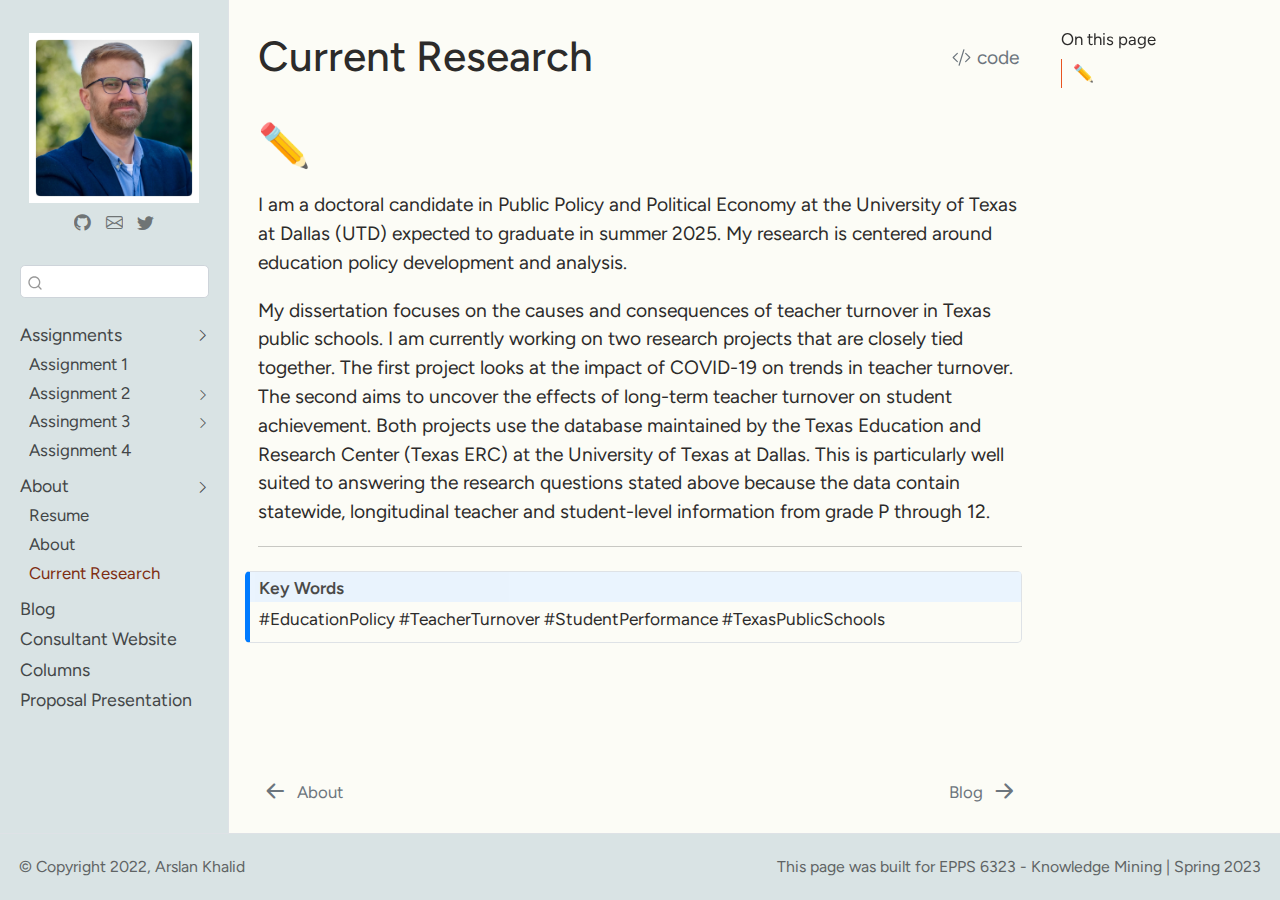
<file: research.html>
<!DOCTYPE html>
<html xmlns="http://www.w3.org/1999/xhtml" lang="en" xml:lang="en"><head>

<meta charset="utf-8">
<meta name="generator" content="quarto-1.2.269">

<meta name="viewport" content="width=device-width, initial-scale=1.0, user-scalable=yes">


<title>Arslan Khalid - Current Research</title>
<style>
code{white-space: pre-wrap;}
span.smallcaps{font-variant: small-caps;}
div.columns{display: flex; gap: min(4vw, 1.5em);}
div.column{flex: auto; overflow-x: auto;}
div.hanging-indent{margin-left: 1.5em; text-indent: -1.5em;}
ul.task-list{list-style: none;}
ul.task-list li input[type="checkbox"] {
  width: 0.8em;
  margin: 0 0.8em 0.2em -1.6em;
  vertical-align: middle;
}
pre > code.sourceCode { white-space: pre; position: relative; }
pre > code.sourceCode > span { display: inline-block; line-height: 1.25; }
pre > code.sourceCode > span:empty { height: 1.2em; }
.sourceCode { overflow: visible; }
code.sourceCode > span { color: inherit; text-decoration: inherit; }
div.sourceCode { margin: 1em 0; }
pre.sourceCode { margin: 0; }
@media screen {
div.sourceCode { overflow: auto; }
}
@media print {
pre > code.sourceCode { white-space: pre-wrap; }
pre > code.sourceCode > span { text-indent: -5em; padding-left: 5em; }
}
pre.numberSource code
  { counter-reset: source-line 0; }
pre.numberSource code > span
  { position: relative; left: -4em; counter-increment: source-line; }
pre.numberSource code > span > a:first-child::before
  { content: counter(source-line);
    position: relative; left: -1em; text-align: right; vertical-align: baseline;
    border: none; display: inline-block;
    -webkit-touch-callout: none; -webkit-user-select: none;
    -khtml-user-select: none; -moz-user-select: none;
    -ms-user-select: none; user-select: none;
    padding: 0 4px; width: 4em;
    color: #aaaaaa;
  }
pre.numberSource { margin-left: 3em; border-left: 1px solid #aaaaaa;  padding-left: 4px; }
div.sourceCode
  {   }
@media screen {
pre > code.sourceCode > span > a:first-child::before { text-decoration: underline; }
}
code span.al { color: #ff0000; font-weight: bold; } /* Alert */
code span.an { color: #60a0b0; font-weight: bold; font-style: italic; } /* Annotation */
code span.at { color: #7d9029; } /* Attribute */
code span.bn { color: #40a070; } /* BaseN */
code span.bu { color: #008000; } /* BuiltIn */
code span.cf { color: #007020; font-weight: bold; } /* ControlFlow */
code span.ch { color: #4070a0; } /* Char */
code span.cn { color: #880000; } /* Constant */
code span.co { color: #60a0b0; font-style: italic; } /* Comment */
code span.cv { color: #60a0b0; font-weight: bold; font-style: italic; } /* CommentVar */
code span.do { color: #ba2121; font-style: italic; } /* Documentation */
code span.dt { color: #902000; } /* DataType */
code span.dv { color: #40a070; } /* DecVal */
code span.er { color: #ff0000; font-weight: bold; } /* Error */
code span.ex { } /* Extension */
code span.fl { color: #40a070; } /* Float */
code span.fu { color: #06287e; } /* Function */
code span.im { color: #008000; font-weight: bold; } /* Import */
code span.in { color: #60a0b0; font-weight: bold; font-style: italic; } /* Information */
code span.kw { color: #007020; font-weight: bold; } /* Keyword */
code span.op { color: #666666; } /* Operator */
code span.ot { color: #007020; } /* Other */
code span.pp { color: #bc7a00; } /* Preprocessor */
code span.sc { color: #4070a0; } /* SpecialChar */
code span.ss { color: #bb6688; } /* SpecialString */
code span.st { color: #4070a0; } /* String */
code span.va { color: #19177c; } /* Variable */
code span.vs { color: #4070a0; } /* VerbatimString */
code span.wa { color: #60a0b0; font-weight: bold; font-style: italic; } /* Warning */
</style>


<script src="site_libs/quarto-nav/quarto-nav.js"></script>
<script src="site_libs/clipboard/clipboard.min.js"></script>
<script src="site_libs/quarto-search/autocomplete.umd.js"></script>
<script src="site_libs/quarto-search/fuse.min.js"></script>
<script src="site_libs/quarto-search/quarto-search.js"></script>
<meta name="quarto:offset" content="./">
<link href="./blog.qmd" rel="next">
<link href="./about.html" rel="prev">
<script src="site_libs/quarto-html/quarto.js"></script>
<script src="site_libs/quarto-html/popper.min.js"></script>
<script src="site_libs/quarto-html/tippy.umd.min.js"></script>
<script src="site_libs/quarto-html/anchor.min.js"></script>
<link href="site_libs/quarto-html/tippy.css" rel="stylesheet">
<link href="site_libs/quarto-html/quarto-syntax-highlighting.css" rel="stylesheet" id="quarto-text-highlighting-styles">
<script src="site_libs/bootstrap/bootstrap.min.js"></script>
<link href="site_libs/bootstrap/bootstrap-icons.css" rel="stylesheet">
<link href="site_libs/bootstrap/bootstrap.min.css" rel="stylesheet" id="quarto-bootstrap" data-mode="light">
<script id="quarto-search-options" type="application/json">{
  "location": "sidebar",
  "copy-button": false,
  "collapse-after": 3,
  "panel-placement": "start",
  "type": "textbox",
  "limit": 20,
  "language": {
    "search-no-results-text": "No results",
    "search-matching-documents-text": "matching documents",
    "search-copy-link-title": "Copy link to search",
    "search-hide-matches-text": "Hide additional matches",
    "search-more-match-text": "more match in this document",
    "search-more-matches-text": "more matches in this document",
    "search-clear-button-title": "Clear",
    "search-detached-cancel-button-title": "Cancel",
    "search-submit-button-title": "Submit"
  }
}</script>
<link href="https://fonts.googleapis.com/css2?family=Figtree:ital,wght@0,400;0,700;0,800;1,400;1,700&amp;family=Spectral:ital,wght@0,500;0,800;1,500;1,800&amp;family=Ubuntu+Mono&amp;display=swap" rel="stylesheet">


<meta name="twitter:title" content="Arslan Khalid - Current Research">
<meta name="twitter:description" content="I am a doctoral candidate in Public Policy and Political Economy at the University of Texas at Dallas (UTD) expected to graduate in summer 2025.">
<meta name="twitter:image" content="https://arslank87.wixsite.com/arslankhalid/images/logo_image2.jpeg">
<meta name="twitter:creator" content="@arslan_k">
<meta name="twitter:card" content="summary_large_image">
</head>

<body class="nav-sidebar docked">

<div id="quarto-search-results"></div>
  <header id="quarto-header" class="headroom fixed-top">
  <nav class="quarto-secondary-nav" data-bs-toggle="collapse" data-bs-target="#quarto-sidebar" aria-controls="quarto-sidebar" aria-expanded="false" aria-label="Toggle sidebar navigation" onclick="if (window.quartoToggleHeadroom) { window.quartoToggleHeadroom(); }">
    <div class="container-fluid d-flex justify-content-between">
      <h1 class="quarto-secondary-nav-title">Current Research</h1>
      <button type="button" class="quarto-btn-toggle btn" aria-label="Show secondary navigation">
        <i class="bi bi-chevron-right"></i>
      </button>
    </div>
  </nav>
</header>
<!-- content -->
<div id="quarto-content" class="quarto-container page-columns page-rows-contents page-layout-article">
<!-- sidebar -->
  <nav id="quarto-sidebar" class="sidebar collapse sidebar-navigation docked overflow-auto">
    <div class="pt-lg-2 mt-2 text-center sidebar-header">
      <a href="./index.html" class="sidebar-logo-link">
      <img src="./images/logo_image2.jpeg" alt="" class="sidebar-logo py-0 d-lg-inline d-none">
      </a>
      <div class="sidebar-tools-main tools-wide">
    <a href="https://github.com/arslankhalid-1" title="My GitHub" class="sidebar-tool px-1"><i class="bi bi-github"></i></a>
    <a href="mailto:arslan.khalid@utdallas.edu" title="Email" class="sidebar-tool px-1"><i class="bi bi-envelope"></i></a>
    <a href="https://twitter.com/arslan_k" title="Twitter" class="sidebar-tool px-1"><i class="bi bi-twitter"></i></a>
</div>
      </div>
      <div class="mt-2 flex-shrink-0 align-items-center">
        <div class="sidebar-search">
        <div id="quarto-search" class="" title="Search"></div>
        </div>
      </div>
    <div class="sidebar-menu-container"> 
    <ul class="list-unstyled mt-1">
        <li class="sidebar-item sidebar-item-section">
      <div class="sidebar-item-container"> 
            <a class="sidebar-item-text sidebar-link text-start" data-bs-toggle="collapse" data-bs-target="#quarto-sidebar-section-1" aria-expanded="true">Assignments</a>
          <a class="sidebar-item-toggle text-start" data-bs-toggle="collapse" data-bs-target="#quarto-sidebar-section-1" aria-expanded="true">
            <i class="bi bi-chevron-right ms-2"></i>
          </a> 
      </div>
      <ul id="quarto-sidebar-section-1" class="collapse list-unstyled sidebar-section depth1 show">  
          <li class="sidebar-item">
  <div class="sidebar-item-container"> 
  <a href="./assign_01.qmd" class="sidebar-item-text sidebar-link">Assignment 1</a>
  </div>
</li>
          <li class="sidebar-item sidebar-item-section">
      <div class="sidebar-item-container"> 
            <a class="sidebar-item-text sidebar-link text-start collapsed" data-bs-toggle="collapse" data-bs-target="#quarto-sidebar-section-2" aria-expanded="false">Assignment 2</a>
          <a class="sidebar-item-toggle text-start collapsed" data-bs-toggle="collapse" data-bs-target="#quarto-sidebar-section-2" aria-expanded="false">
            <i class="bi bi-chevron-right ms-2"></i>
          </a> 
      </div>
      <ul id="quarto-sidebar-section-2" class="collapse list-unstyled sidebar-section depth2 ">  
          <li class="sidebar-item">
  <div class="sidebar-item-container"> 
  <a href="./assign_02.html" class="sidebar-item-text sidebar-link">Lab 01 &amp; 02</a>
  </div>
</li>
          <li class="sidebar-item">
  <div class="sidebar-item-container"> 
  <a href="./assign_02b.html" class="sidebar-item-text sidebar-link">Data Analysis</a>
  </div>
</li>
      </ul>
  </li>
          <li class="sidebar-item sidebar-item-section">
      <div class="sidebar-item-container"> 
            <a class="sidebar-item-text sidebar-link text-start collapsed" data-bs-toggle="collapse" data-bs-target="#quarto-sidebar-section-3" aria-expanded="false">Assingment 3</a>
          <a class="sidebar-item-toggle text-start collapsed" data-bs-toggle="collapse" data-bs-target="#quarto-sidebar-section-3" aria-expanded="false">
            <i class="bi bi-chevron-right ms-2"></i>
          </a> 
      </div>
      <ul id="quarto-sidebar-section-3" class="collapse list-unstyled sidebar-section depth2 ">  
          <li class="sidebar-item">
  <div class="sidebar-item-container"> 
  <a href="./lab_03.html" class="sidebar-item-text sidebar-link">Lab 03</a>
  </div>
</li>
          <li class="sidebar-item">
  <div class="sidebar-item-container"> 
  <a href="./assign_03.html" class="sidebar-item-text sidebar-link">Data Analysis</a>
  </div>
</li>
      </ul>
  </li>
          <li class="sidebar-item">
  <div class="sidebar-item-container"> 
  <a href="./assign_04.html" class="sidebar-item-text sidebar-link">Assignment 4</a>
  </div>
</li>
      </ul>
  </li>
        <li class="sidebar-item sidebar-item-section">
      <div class="sidebar-item-container"> 
            <a class="sidebar-item-text sidebar-link text-start" data-bs-toggle="collapse" data-bs-target="#quarto-sidebar-section-4" aria-expanded="true">About</a>
          <a class="sidebar-item-toggle text-start" data-bs-toggle="collapse" data-bs-target="#quarto-sidebar-section-4" aria-expanded="true">
            <i class="bi bi-chevron-right ms-2"></i>
          </a> 
      </div>
      <ul id="quarto-sidebar-section-4" class="collapse list-unstyled sidebar-section depth1 show">  
          <li class="sidebar-item">
  <div class="sidebar-item-container"> 
  <a href="./CV_Arslan_Khalid_2022.pdf" class="sidebar-item-text sidebar-link">Resume</a>
  </div>
</li>
          <li class="sidebar-item">
  <div class="sidebar-item-container"> 
  <a href="./about.html" class="sidebar-item-text sidebar-link">About</a>
  </div>
</li>
          <li class="sidebar-item">
  <div class="sidebar-item-container"> 
  <a href="./research.html" class="sidebar-item-text sidebar-link active">Current Research</a>
  </div>
</li>
      </ul>
  </li>
        <li class="sidebar-item">
  <div class="sidebar-item-container"> 
  <a href="./blog.qmd" class="sidebar-item-text sidebar-link">Blog</a>
  </div>
</li>
        <li class="sidebar-item">
  <div class="sidebar-item-container"> 
  <a href="https://arslank87.wixsite.com/arslankhalid" class="sidebar-item-text sidebar-link">Consultant Website</a>
  </div>
</li>
        <li class="sidebar-item">
  <div class="sidebar-item-container"> 
  <a href="https://archive.pakistantoday.com.pk/author/arslan-khalid/" class="sidebar-item-text sidebar-link">Columns</a>
  </div>
</li>
        <li class="sidebar-item">
  <div class="sidebar-item-container"> 
  <a href="https://docs.google.com/presentation/d/1LbaYy7zfQw6VAe-A1KnsgW6zwcfnFS6NwtBz4391u-s/edit?usp=sharing" class="sidebar-item-text sidebar-link">Proposal Presentation</a>
  </div>
</li>
    </ul>
    </div>
</nav>
<!-- margin-sidebar -->
    <div id="quarto-margin-sidebar" class="sidebar margin-sidebar">
        <nav id="TOC" role="doc-toc" class="toc-active">
    <h2 id="toc-title">On this page</h2>
   
  <ul>
  <li><a href="#section" id="toc-section" class="nav-link active" data-scroll-target="#section">✏️</a></li>
  </ul>
</nav>
    </div>
<!-- main -->
<main class="content" id="quarto-document-content">

<header id="title-block-header" class="quarto-title-block default">
<div class="quarto-title">
<div class="quarto-title-block"><div><h1 class="title d-none d-lg-block">Current Research</h1><button type="button" class="btn code-tools-button" id="quarto-code-tools-source"><i class="bi"></i> code</button></div></div>
</div>



<div class="quarto-title-meta">

    
  
    
  </div>
  

</header>

<section id="section" class="level1">
<h1>✏️</h1>
<p>I am a doctoral candidate in Public Policy and Political Economy at the University of Texas at Dallas (UTD) expected to graduate in summer 2025. My research is centered around education policy development and analysis.</p>
<p>My dissertation focuses on the causes and consequences of teacher turnover in Texas public schools. I am currently working on two research projects that are closely tied together. The first project looks at the impact of COVID-19 on trends in teacher turnover. The second aims to uncover the effects of long-term teacher turnover on student achievement. Both projects use the database maintained by the Texas Education and Research Center (Texas ERC) at the University of Texas at Dallas. This is particularly well suited to answering the research questions stated above because the data contain statewide, longitudinal teacher and student-level information from grade P through 12.</p>
<hr>
<div class="callout-note callout callout-style-default no-icon callout-captioned">
<div class="callout-header d-flex align-content-center">
<div class="callout-icon-container">
<i class="callout-icon no-icon"></i>
</div>
<div class="callout-caption-container flex-fill">
Key Words
</div>
</div>
<div class="callout-body-container callout-body">
<p>#EducationPolicy #TeacherTurnover #StudentPerformance #TexasPublicSchools</p>
</div>
</div>


<!-- -->

</section>

</main> <!-- /main -->
<script id="quarto-html-after-body" type="application/javascript">
window.document.addEventListener("DOMContentLoaded", function (event) {
  const toggleBodyColorMode = (bsSheetEl) => {
    const mode = bsSheetEl.getAttribute("data-mode");
    const bodyEl = window.document.querySelector("body");
    if (mode === "dark") {
      bodyEl.classList.add("quarto-dark");
      bodyEl.classList.remove("quarto-light");
    } else {
      bodyEl.classList.add("quarto-light");
      bodyEl.classList.remove("quarto-dark");
    }
  }
  const toggleBodyColorPrimary = () => {
    const bsSheetEl = window.document.querySelector("link#quarto-bootstrap");
    if (bsSheetEl) {
      toggleBodyColorMode(bsSheetEl);
    }
  }
  toggleBodyColorPrimary();  
  const icon = "";
  const anchorJS = new window.AnchorJS();
  anchorJS.options = {
    placement: 'right',
    icon: icon
  };
  anchorJS.add('.anchored');
  const clipboard = new window.ClipboardJS('.code-copy-button', {
    target: function(trigger) {
      return trigger.previousElementSibling;
    }
  });
  clipboard.on('success', function(e) {
    // button target
    const button = e.trigger;
    // don't keep focus
    button.blur();
    // flash "checked"
    button.classList.add('code-copy-button-checked');
    var currentTitle = button.getAttribute("title");
    button.setAttribute("title", "Copied!");
    let tooltip;
    if (window.bootstrap) {
      button.setAttribute("data-bs-toggle", "tooltip");
      button.setAttribute("data-bs-placement", "left");
      button.setAttribute("data-bs-title", "Copied!");
      tooltip = new bootstrap.Tooltip(button, 
        { trigger: "manual", 
          customClass: "code-copy-button-tooltip",
          offset: [0, -8]});
      tooltip.show();    
    }
    setTimeout(function() {
      if (tooltip) {
        tooltip.hide();
        button.removeAttribute("data-bs-title");
        button.removeAttribute("data-bs-toggle");
        button.removeAttribute("data-bs-placement");
      }
      button.setAttribute("title", currentTitle);
      button.classList.remove('code-copy-button-checked');
    }, 1000);
    // clear code selection
    e.clearSelection();
  });
  const viewSource = window.document.getElementById('quarto-view-source') ||
                     window.document.getElementById('quarto-code-tools-source');
  if (viewSource) {
    const sourceUrl = viewSource.getAttribute("data-quarto-source-url");
    viewSource.addEventListener("click", function(e) {
      if (sourceUrl) {
        // rstudio viewer pane
        if (/\bcapabilities=\b/.test(window.location)) {
          window.open(sourceUrl);
        } else {
          window.location.href = sourceUrl;
        }
      } else {
        const modal = new bootstrap.Modal(document.getElementById('quarto-embedded-source-code-modal'));
        modal.show();
      }
      return false;
    });
  }
  function toggleCodeHandler(show) {
    return function(e) {
      const detailsSrc = window.document.querySelectorAll(".cell > details > .sourceCode");
      for (let i=0; i<detailsSrc.length; i++) {
        const details = detailsSrc[i].parentElement;
        if (show) {
          details.open = true;
        } else {
          details.removeAttribute("open");
        }
      }
      const cellCodeDivs = window.document.querySelectorAll(".cell > .sourceCode");
      const fromCls = show ? "hidden" : "unhidden";
      const toCls = show ? "unhidden" : "hidden";
      for (let i=0; i<cellCodeDivs.length; i++) {
        const codeDiv = cellCodeDivs[i];
        if (codeDiv.classList.contains(fromCls)) {
          codeDiv.classList.remove(fromCls);
          codeDiv.classList.add(toCls);
        } 
      }
      return false;
    }
  }
  const hideAllCode = window.document.getElementById("quarto-hide-all-code");
  if (hideAllCode) {
    hideAllCode.addEventListener("click", toggleCodeHandler(false));
  }
  const showAllCode = window.document.getElementById("quarto-show-all-code");
  if (showAllCode) {
    showAllCode.addEventListener("click", toggleCodeHandler(true));
  }
  function tippyHover(el, contentFn) {
    const config = {
      allowHTML: true,
      content: contentFn,
      maxWidth: 500,
      delay: 100,
      arrow: false,
      appendTo: function(el) {
          return el.parentElement;
      },
      interactive: true,
      interactiveBorder: 10,
      theme: 'quarto',
      placement: 'bottom-start'
    };
    window.tippy(el, config); 
  }
  const noterefs = window.document.querySelectorAll('a[role="doc-noteref"]');
  for (var i=0; i<noterefs.length; i++) {
    const ref = noterefs[i];
    tippyHover(ref, function() {
      // use id or data attribute instead here
      let href = ref.getAttribute('data-footnote-href') || ref.getAttribute('href');
      try { href = new URL(href).hash; } catch {}
      const id = href.replace(/^#\/?/, "");
      const note = window.document.getElementById(id);
      return note.innerHTML;
    });
  }
  const findCites = (el) => {
    const parentEl = el.parentElement;
    if (parentEl) {
      const cites = parentEl.dataset.cites;
      if (cites) {
        return {
          el,
          cites: cites.split(' ')
        };
      } else {
        return findCites(el.parentElement)
      }
    } else {
      return undefined;
    }
  };
  var bibliorefs = window.document.querySelectorAll('a[role="doc-biblioref"]');
  for (var i=0; i<bibliorefs.length; i++) {
    const ref = bibliorefs[i];
    const citeInfo = findCites(ref);
    if (citeInfo) {
      tippyHover(citeInfo.el, function() {
        var popup = window.document.createElement('div');
        citeInfo.cites.forEach(function(cite) {
          var citeDiv = window.document.createElement('div');
          citeDiv.classList.add('hanging-indent');
          citeDiv.classList.add('csl-entry');
          var biblioDiv = window.document.getElementById('ref-' + cite);
          if (biblioDiv) {
            citeDiv.innerHTML = biblioDiv.innerHTML;
          }
          popup.appendChild(citeDiv);
        });
        return popup.innerHTML;
      });
    }
  }
});
</script>
<nav class="page-navigation">
  <div class="nav-page nav-page-previous">
      <a href="./about.html" class="pagination-link">
        <i class="bi bi-arrow-left-short"></i> <span class="nav-page-text">About</span>
      </a>          
  </div>
  <div class="nav-page nav-page-next">
      <a href="./blog.qmd" class="pagination-link">
        <span class="nav-page-text">Blog</span> <i class="bi bi-arrow-right-short"></i>
      </a>
  </div>
</nav><div class="modal fade" id="quarto-embedded-source-code-modal" tabindex="-1" aria-labelledby="quarto-embedded-source-code-modal-label" aria-hidden="true"><div class="modal-dialog modal-dialog-scrollable"><div class="modal-content"><div class="modal-header"><h5 class="modal-title" id="quarto-embedded-source-code-modal-label">Source Code</h5><button class="btn-close" data-bs-dismiss="modal"></button></div><div class="modal-body"><div class="">
<div class="sourceCode" id="cb1" data-shortcodes="false"><pre class="sourceCode markdown code-with-copy"><code class="sourceCode markdown"><span id="cb1-1"><a href="#cb1-1" aria-hidden="true" tabindex="-1"></a><span class="co">---</span></span>
<span id="cb1-2"><a href="#cb1-2" aria-hidden="true" tabindex="-1"></a><span class="an">title:</span><span class="co"> "Current Research"</span></span>
<span id="cb1-3"><a href="#cb1-3" aria-hidden="true" tabindex="-1"></a><span class="an">author name:</span><span class="co"> "Arslan"</span></span>
<span id="cb1-4"><a href="#cb1-4" aria-hidden="true" tabindex="-1"></a><span class="an">backgroundcolor:</span><span class="co"> "#FCFCF6"</span></span>
<span id="cb1-5"><a href="#cb1-5" aria-hidden="true" tabindex="-1"></a><span class="an">editor:</span><span class="co"> visual</span></span>
<span id="cb1-6"><a href="#cb1-6" aria-hidden="true" tabindex="-1"></a><span class="co">---</span></span>
<span id="cb1-7"><a href="#cb1-7" aria-hidden="true" tabindex="-1"></a></span>
<span id="cb1-8"><a href="#cb1-8" aria-hidden="true" tabindex="-1"></a><span class="fu"># ✏️</span></span>
<span id="cb1-9"><a href="#cb1-9" aria-hidden="true" tabindex="-1"></a></span>
<span id="cb1-10"><a href="#cb1-10" aria-hidden="true" tabindex="-1"></a>I am a doctoral candidate in Public Policy and Political Economy at the University of Texas at Dallas (UTD) expected to graduate in summer 2025. My research is centered around education policy development and analysis.</span>
<span id="cb1-11"><a href="#cb1-11" aria-hidden="true" tabindex="-1"></a></span>
<span id="cb1-12"><a href="#cb1-12" aria-hidden="true" tabindex="-1"></a>My dissertation focuses on the causes and consequences of teacher turnover in Texas public schools. I am currently working on two research projects that are closely tied together. The first project looks at the impact of COVID-19 on trends in teacher turnover. The second aims to uncover the effects of long-term teacher turnover on student achievement. Both projects use the database maintained by the Texas Education and Research Center (Texas ERC) at the University of Texas at Dallas. This is particularly well suited to answering the research questions stated above because the data contain statewide, longitudinal teacher and student-level information from grade P through 12.</span>
<span id="cb1-13"><a href="#cb1-13" aria-hidden="true" tabindex="-1"></a></span>
<span id="cb1-14"><a href="#cb1-14" aria-hidden="true" tabindex="-1"></a>------------------------------------------------------------------------</span>
<span id="cb1-15"><a href="#cb1-15" aria-hidden="true" tabindex="-1"></a></span>
<span id="cb1-16"><a href="#cb1-16" aria-hidden="true" tabindex="-1"></a>::: {.callout-note icon="false"}</span>
<span id="cb1-17"><a href="#cb1-17" aria-hidden="true" tabindex="-1"></a><span class="fu">## Key Words</span></span>
<span id="cb1-18"><a href="#cb1-18" aria-hidden="true" tabindex="-1"></a></span>
<span id="cb1-19"><a href="#cb1-19" aria-hidden="true" tabindex="-1"></a>#EducationPolicy #TeacherTurnover #StudentPerformance #TexasPublicSchools</span>
<span id="cb1-20"><a href="#cb1-20" aria-hidden="true" tabindex="-1"></a>:::</span></code><button title="Copy to Clipboard" class="code-copy-button"><i class="bi"></i></button></pre></div>
</div></div></div></div></div>
</div> <!-- /content -->
<footer class="footer">
  <div class="nav-footer">
    <div class="nav-footer-left">© Copyright 2022, Arslan Khalid</div>   
    <div class="nav-footer-right">This page was built for EPPS 6323 - Knowledge Mining | Spring 2023</div>
  </div>
</footer>



</body></html>
</file>
<file: site_libs/quarto-html/tippy.css>
.tippy-box[data-animation=fade][data-state=hidden]{opacity:0}[data-tippy-root]{max-width:calc(100vw - 10px)}.tippy-box{position:relative;background-color:#333;color:#fff;border-radius:4px;font-size:14px;line-height:1.4;white-space:normal;outline:0;transition-property:transform,visibility,opacity}.tippy-box[data-placement^=top]>.tippy-arrow{bottom:0}.tippy-box[data-placement^=top]>.tippy-arrow:before{bottom:-7px;left:0;border-width:8px 8px 0;border-top-color:initial;transform-origin:center top}.tippy-box[data-placement^=bottom]>.tippy-arrow{top:0}.tippy-box[data-placement^=bottom]>.tippy-arrow:before{top:-7px;left:0;border-width:0 8px 8px;border-bottom-color:initial;transform-origin:center bottom}.tippy-box[data-placement^=left]>.tippy-arrow{right:0}.tippy-box[data-placement^=left]>.tippy-arrow:before{border-width:8px 0 8px 8px;border-left-color:initial;right:-7px;transform-origin:center left}.tippy-box[data-placement^=right]>.tippy-arrow{left:0}.tippy-box[data-placement^=right]>.tippy-arrow:before{left:-7px;border-width:8px 8px 8px 0;border-right-color:initial;transform-origin:center right}.tippy-box[data-inertia][data-state=visible]{transition-timing-function:cubic-bezier(.54,1.5,.38,1.11)}.tippy-arrow{width:16px;height:16px;color:#333}.tippy-arrow:before{content:"";position:absolute;border-color:transparent;border-style:solid}.tippy-content{position:relative;padding:5px 9px;z-index:1}
</file>
<file: site_libs/quarto-html/quarto-syntax-highlighting.css>
/* quarto syntax highlight colors */
:root {
  --quarto-hl-ot-color: #003B4F;
  --quarto-hl-at-color: #657422;
  --quarto-hl-ss-color: #20794D;
  --quarto-hl-an-color: #5E5E5E;
  --quarto-hl-fu-color: #4758AB;
  --quarto-hl-st-color: #20794D;
  --quarto-hl-cf-color: #003B4F;
  --quarto-hl-op-color: #5E5E5E;
  --quarto-hl-er-color: #AD0000;
  --quarto-hl-bn-color: #AD0000;
  --quarto-hl-al-color: #AD0000;
  --quarto-hl-va-color: #111111;
  --quarto-hl-bu-color: inherit;
  --quarto-hl-ex-color: inherit;
  --quarto-hl-pp-color: #AD0000;
  --quarto-hl-in-color: #5E5E5E;
  --quarto-hl-vs-color: #20794D;
  --quarto-hl-wa-color: #5E5E5E;
  --quarto-hl-do-color: #5E5E5E;
  --quarto-hl-im-color: #00769E;
  --quarto-hl-ch-color: #20794D;
  --quarto-hl-dt-color: #AD0000;
  --quarto-hl-fl-color: #AD0000;
  --quarto-hl-co-color: #5E5E5E;
  --quarto-hl-cv-color: #5E5E5E;
  --quarto-hl-cn-color: #8f5902;
  --quarto-hl-sc-color: #5E5E5E;
  --quarto-hl-dv-color: #AD0000;
  --quarto-hl-kw-color: #003B4F;
}

/* other quarto variables */
:root {
  --quarto-font-monospace: SFMono-Regular, Menlo, Monaco, Consolas, "Liberation Mono", "Courier New", monospace;
}

pre > code.sourceCode > span {
  color: #003B4F;
}

code span {
  color: #003B4F;
}

code.sourceCode > span {
  color: #003B4F;
}

div.sourceCode,
div.sourceCode pre.sourceCode {
  color: #003B4F;
}

code span.ot {
  color: #003B4F;
}

code span.at {
  color: #657422;
}

code span.ss {
  color: #20794D;
}

code span.an {
  color: #5E5E5E;
}

code span.fu {
  color: #4758AB;
}

code span.st {
  color: #20794D;
}

code span.cf {
  color: #003B4F;
}

code span.op {
  color: #5E5E5E;
}

code span.er {
  color: #AD0000;
}

code span.bn {
  color: #AD0000;
}

code span.al {
  color: #AD0000;
}

code span.va {
  color: #111111;
}

code span.pp {
  color: #AD0000;
}

code span.in {
  color: #5E5E5E;
}

code span.vs {
  color: #20794D;
}

code span.wa {
  color: #5E5E5E;
  font-style: italic;
}

code span.do {
  color: #5E5E5E;
  font-style: italic;
}

code span.im {
  color: #00769E;
}

code span.ch {
  color: #20794D;
}

code span.dt {
  color: #AD0000;
}

code span.fl {
  color: #AD0000;
}

code span.co {
  color: #5E5E5E;
}

code span.cv {
  color: #5E5E5E;
  font-style: italic;
}

code span.cn {
  color: #8f5902;
}

code span.sc {
  color: #5E5E5E;
}

code span.dv {
  color: #AD0000;
}

code span.kw {
  color: #003B4F;
}

.prevent-inlining {
  content: "</";
}

/*# sourceMappingURL=debc5d5d77c3f9108843748ff7464032.css.map */
</file>
<file: style.css>
css selector {
  font-size: 15pt;
}
</file>
<file: site_libs/plotly-htmlwidgets-css-2.11.1/plotly-htmlwidgets.css>
/*
just here so that plotly works
correctly with ioslides.
see https://github.com/ropensci/plotly/issues/463
*/

slide:not(.current) .plotly.html-widget{
  display: none;
}
</file>
<file: site_libs/crosstalk-1.2.0/css/crosstalk.min.css>
.container-fluid.crosstalk-bscols{margin-left:-30px;margin-right:-30px;white-space:normal}body>.container-fluid.crosstalk-bscols{margin-left:auto;margin-right:auto}.crosstalk-input-checkboxgroup .crosstalk-options-group .crosstalk-options-column{display:inline-block;padding-right:12px;vertical-align:top}@media only screen and (max-width: 480px){.crosstalk-input-checkboxgroup .crosstalk-options-group .crosstalk-options-column{display:block;padding-right:inherit}}.crosstalk-input{margin-bottom:15px}.crosstalk-input .control-label{margin-bottom:0;vertical-align:middle}.crosstalk-input input[type="checkbox"]{margin:4px 0 0;margin-top:1px;line-height:normal}.crosstalk-input .checkbox{position:relative;display:block;margin-top:10px;margin-bottom:10px}.crosstalk-input .checkbox>label{padding-left:20px;margin-bottom:0;font-weight:400;cursor:pointer}.crosstalk-input .checkbox input[type="checkbox"],.crosstalk-input .checkbox-inline input[type="checkbox"]{position:absolute;margin-top:2px;margin-left:-20px}.crosstalk-input .checkbox+.checkbox{margin-top:-5px}.crosstalk-input .checkbox-inline{position:relative;display:inline-block;padding-left:20px;margin-bottom:0;font-weight:400;vertical-align:middle;cursor:pointer}.crosstalk-input .checkbox-inline+.checkbox-inline{margin-top:0;margin-left:10px}
</file>
